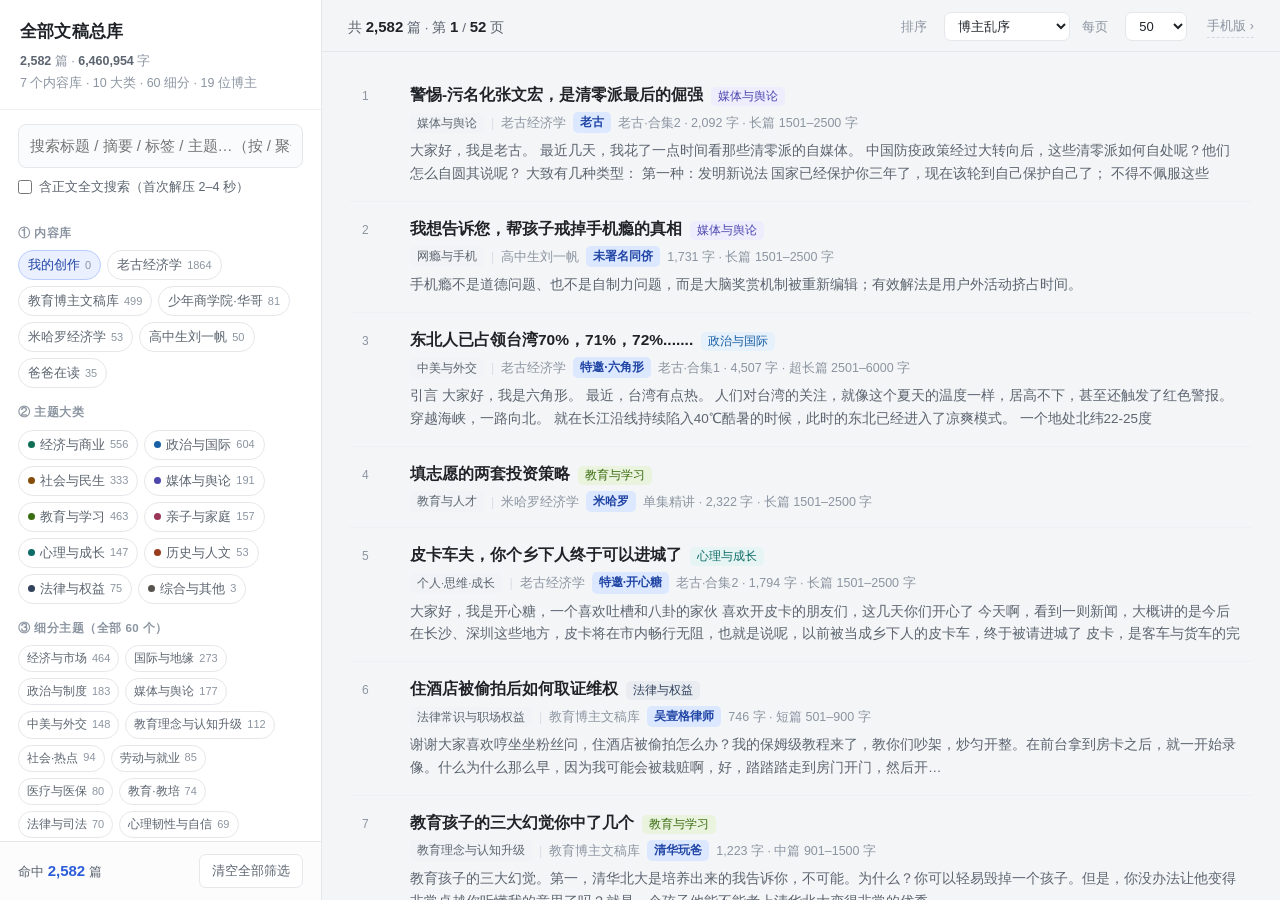
<file: index.html>
<!DOCTYPE html>
<html lang="zh-CN">
<head>
<meta charset="utf-8">
<meta name="viewport" content="width=device-width,initial-scale=1,viewport-fit=cover">
<meta name="theme-color" content="#ffffff">
<title>全部文稿总库 · 选择适合设备的界面</title>
<style>
*{box-sizing:border-box}body{margin:0;min-height:100vh;display:grid;place-items:center;padding:24px;
 background:#f6f7f9;color:#1f2328;font:16px/1.6 -apple-system,BlinkMacSystemFont,"PingFang SC","Microsoft YaHei",sans-serif}
main{width:min(100%,420px);padding:28px;background:#fff;border:1px solid #e8eaee;border-radius:16px;text-align:center}
h1{margin:0 0 8px;font-size:21px}p{margin:0 0 20px;color:#5c6570;font-size:14px}nav{display:flex;gap:10px}
a{flex:1;padding:11px;border-radius:10px;background:#2b5cd9;color:#fff;text-decoration:none;font-weight:600}
a+a{background:#eaf0ff;color:#2b5cd9}
</style>
<script>
(function(){
  var query=new URLSearchParams(location.search),forced=query.get('v');
  var ua=navigator.userAgent||'';
  var mobileUA=/Android|iPhone|iPod|iPad|Mobile|HarmonyOS|Tablet|Windows Phone/i.test(ua);
  var iPadOS=/Macintosh/.test(ua)&&navigator.maxTouchPoints>1;
  var uaDataMobile=!!(navigator.userAgentData&&navigator.userAgentData.mobile);
  var coarse=matchMedia('(pointer: coarse)').matches||matchMedia('(any-pointer: coarse)').matches;
  var narrow=innerWidth<820;
  var mobile=mobileUA||uaDataMobile||iPadOS||narrow||
    (coarse&&Math.min(screen.width||9999,screen.height||9999)<1100);
  var version=forced==='mobile'||forced==='desktop'?forced:(mobile?'mobile':'desktop');
  location.replace(version+'.html?rev=drawer-swipe-5'+(forced?'&mode='+forced:''));
})();
</script>
</head>
<body>
<main>
  <h1>全部文稿总库</h1>
  <p>正在识别设备并进入文稿库。如未自动跳转，请手动选择。</p>
  <nav><a href="mobile.html?rev=drawer-swipe-5&mode=mobile">手机版</a><a href="desktop.html?rev=drawer-swipe-5&mode=desktop">桌面版</a></nav>
</main>
</body>
</html>
</file>
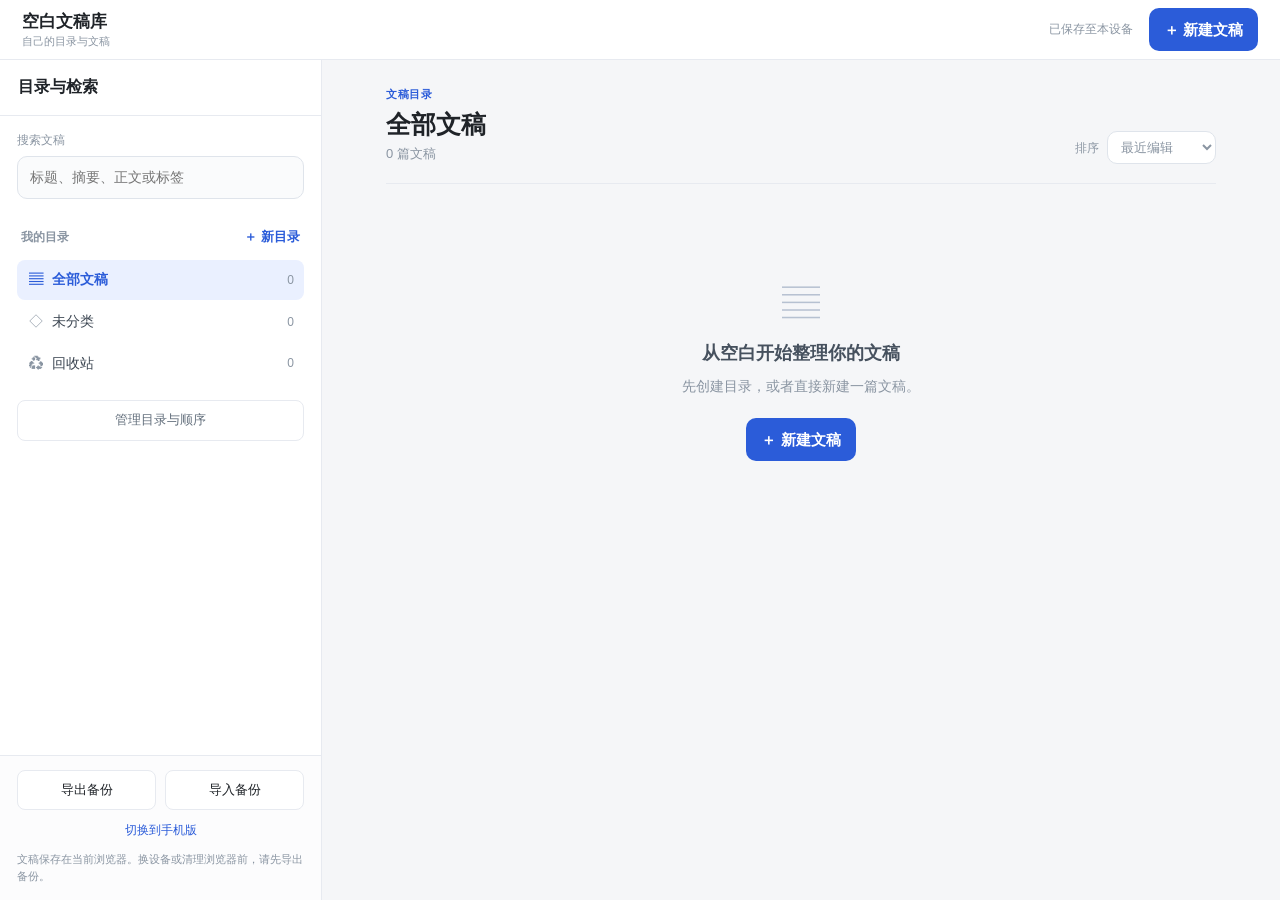
<file: blank-editor/index.html>
<!doctype html>
<html lang="zh-CN">
<head>
  <meta charset="utf-8">
  <meta name="viewport" content="width=device-width,initial-scale=1">
  <title>空白文稿库 · 选择界面</title>
  <script>
    (function () {
      const q = new URLSearchParams(location.search);
      const chosen = q.get('view');
      const mobile = /Android|iPhone|iPad|iPod|Mobile|Tablet|HarmonyOS/i.test(navigator.userAgent) ||
        innerWidth < 820 || !!(navigator.userAgentData && navigator.userAgentData.mobile) ||
        (navigator.maxTouchPoints > 1 && /Macintosh/i.test(navigator.userAgent));
      location.replace((chosen === 'mobile' || chosen === 'desktop' ? chosen : mobile ? 'mobile' : 'desktop') + '.html');
    })();
  </script>
</head>
<body>
  <p>正在打开空白文稿库…… <a href="mobile.html">手机版</a> · <a href="desktop.html">桌面版</a></p>
</body>
</html>
</file>
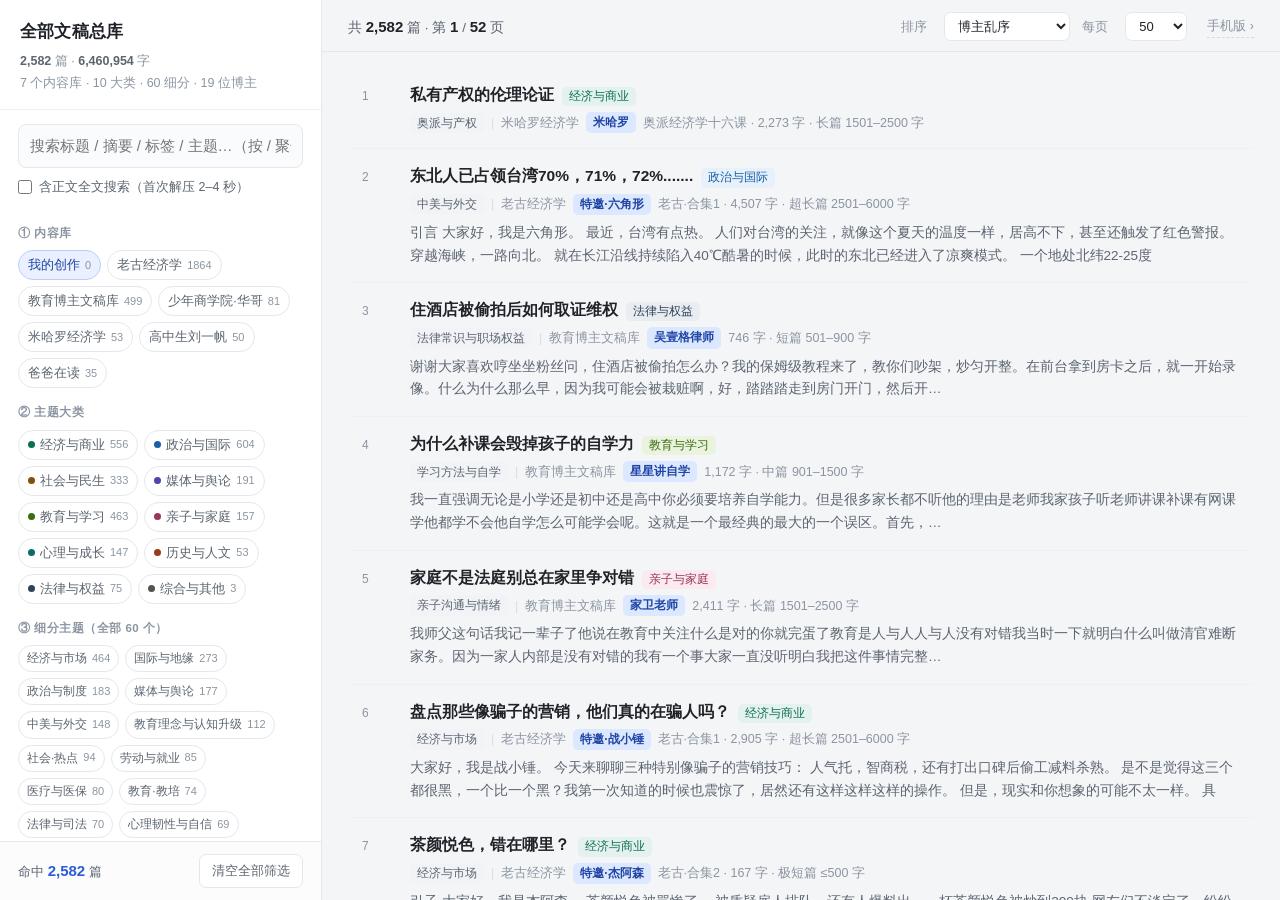
<file: desktop.html>
<!DOCTYPE html>
<html lang="zh-CN">
<head>
<meta charset="utf-8">
<link rel="icon" href="data:image/svg+xml,%3Csvg xmlns='http://www.w3.org/2000/svg' viewBox='0 0 64 64'%3E%3Crect width='64' height='64' rx='14' fill='%232b5cd9'/%3E%3Cg stroke='%23fff' stroke-width='4.5' stroke-linecap='round'%3E%3Cpath d='M17 21h30M17 32h30M17 43h19'/%3E%3C/g%3E%3C/svg%3E">

<meta name="viewport" content="width=device-width, initial-scale=1">
<title>全部文稿总库 · 桌面版</title>
<link rel="stylesheet" href="creations.css?rev=creation-1">
<script>
(function(){
  if(location.protocol!=="http:"&&location.protocol!=="https:")return;
  if(new URLSearchParams(location.search).get("mode")==="desktop")return;
  var ua=navigator.userAgent||"";
  var mobileUA=/Android|iPhone|iPod|iPad|Mobile|HarmonyOS|Tablet|Windows Phone/i.test(ua);
  var iPadOS=/Macintosh/.test(ua)&&navigator.maxTouchPoints>1;
  var uaDataMobile=!!(navigator.userAgentData&&navigator.userAgentData.mobile);
  var coarse=matchMedia("(pointer: coarse)").matches||matchMedia("(any-pointer: coarse)").matches;
  var mobile=mobileUA||uaDataMobile||iPadOS||innerWidth<820||
    (coarse&&Math.min(screen.width||9999,screen.height||9999)<1100);
  if(mobile)location.replace("mobile.html?rev=drawer-swipe-5");
})();
</script>
<style>
:root{
  --bg:#f4f5f7; --panel:#fff; --line:#e5e7eb; --line2:#eef0f3;
  --tx:#1f2328; --tx2:#5c6570; --tx3:#8b95a1;
  --accent:#2b5cd9; --accent-soft:#eaf0ff; --side:322px;
}
*{box-sizing:border-box}
html,body{margin:0;height:100%}
body{
  background:var(--bg); color:var(--tx);
  font:15px/1.6 -apple-system,BlinkMacSystemFont,"PingFang SC","Hiragino Sans GB","Microsoft YaHei",sans-serif;
  -webkit-font-smoothing:antialiased; overflow:hidden;
}
button,input,select{font:inherit;color:inherit}
button{cursor:pointer;border:0;background:none}
::-webkit-scrollbar{width:10px;height:10px}
::-webkit-scrollbar-thumb{background:#c9ced6;border-radius:6px;border:3px solid transparent;background-clip:content-box}
::-webkit-scrollbar-thumb:hover{background:#aab2bd;background-clip:content-box;border:3px solid transparent}

/* ================= 左侧筛选栏 ================= */
.side{position:fixed;left:0;top:0;bottom:0;width:var(--side);background:var(--panel);
  border-right:1px solid var(--line);display:flex;flex-direction:column;z-index:20}
.brand{padding:18px 20px 14px;border-bottom:1px solid var(--line2)}
.brand h1{margin:0;font-size:17px;font-weight:700;letter-spacing:.2px}
.brand .sub{margin-top:6px;font-size:12.5px;color:var(--tx3);line-height:1.75}
.brand .sub b{color:var(--tx2);font-weight:600}
.search{padding:14px 18px 10px}
.search input[type=text]{width:100%;padding:9px 11px;border:1px solid var(--line);border-radius:8px;
  background:#fafbfc;outline:none;transition:.15s}
.search input[type=text]:focus{border-color:var(--accent);background:#fff;box-shadow:0 0 0 3px var(--accent-soft)}
.search .deep{display:flex;align-items:center;gap:7px;margin-top:9px;font-size:12.5px;color:var(--tx2);cursor:pointer}
.search .deep input{width:14px;height:14px;margin:0}
.filters{flex:1;overflow-y:auto;padding:2px 18px 18px;overscroll-behavior:contain}
.grp{margin-top:15px}
.grp>h3{margin:0 0 8px;font-size:11.5px;font-weight:700;color:var(--tx3);letter-spacing:.5px;
  display:flex;justify-content:space-between;align-items:center}
.grp>h3 .clr{font-weight:500;color:var(--accent);cursor:pointer;font-size:11.5px;visibility:hidden}
.grp.on>h3 .clr{visibility:visible}
.chips{display:flex;flex-wrap:wrap;gap:6px}
.chip{display:inline-flex;align-items:center;gap:5px;padding:4px 9px;border-radius:999px;
  border:1px solid var(--line);background:#fff;font-size:12.5px;color:var(--tx2);transition:.13s;max-width:100%}
.chip:hover{border-color:#c3cbd6;background:#fafbfd}
.chip .n{font-size:11px;color:var(--tx3);font-variant-numeric:tabular-nums}
.chip.sel{background:var(--accent);border-color:var(--accent);color:#fff}
.chip.sel .n{color:#c9d8ff}
.chip.mine:not(.sel){background:var(--accent-soft);border-color:#b9cdfd;color:#2045a5}
.chip.zero{opacity:.34} .chip.zero:hover{border-color:var(--line);background:#fff}
.chip .dot{width:7px;height:7px;border-radius:50%;flex:none}
.subchips{max-height:200px;overflow-y:auto;padding-right:4px;margin-right:-4px}
.subchips .chip{font-size:12px;padding:3px 8px}
.sfoot{border-top:1px solid var(--line);padding:12px 18px;display:flex;align-items:center;
  justify-content:space-between;gap:10px;background:#fcfcfd}
.sfoot .cnt{font-size:13px;color:var(--tx2)}
.sfoot .cnt b{color:var(--accent);font-size:15px;font-variant-numeric:tabular-nums}
.btn-ghost{padding:6px 12px;border:1px solid var(--line);border-radius:7px;font-size:12.5px;
  color:var(--tx2);background:#fff}
.btn-ghost:hover{border-color:#c3cbd6;color:var(--tx)}

/* ================= 右侧主区 ================= */
.main{margin-left:var(--side);height:100%;display:flex;flex-direction:column}
.topbar{display:flex;align-items:center;gap:12px;padding:12px 26px 10px;border-bottom:1px solid var(--line)}
.topbar .res{font-size:13.5px;color:var(--tx2)}
.topbar .res b{color:var(--tx);font-size:15px;font-variant-numeric:tabular-nums}
.topbar .sp{flex:1}
.topbar label{font-size:12.5px;color:var(--tx3);margin-right:5px}
.topbar select{padding:5px 9px;border:1px solid var(--line);border-radius:7px;background:#fff;
  outline:none;font-size:13px}
.topbar .swapv{display:none;margin-left:8px;font-size:12.5px;color:var(--tx3);text-decoration:none;
  border-bottom:1px dashed #d5dae1;padding-bottom:1px}
.topbar .swapv:hover{color:var(--accent);border-color:var(--accent)}
.crumbs{display:flex;gap:6px;flex-wrap:wrap;padding:10px 26px 0;min-height:0}
.crumbs .cr{display:inline-flex;align-items:center;gap:5px;font-size:12px;color:var(--accent);
  background:var(--accent-soft);border-radius:999px;padding:2px 9px;cursor:pointer}
.crumbs .cr:hover{background:#dbe6ff}
.listwrap{flex:1;overflow-y:auto;padding:6px 26px 80px;overscroll-behavior:contain}
.row{display:flex;gap:14px;padding:15px 14px;border-bottom:1px solid var(--line2);cursor:pointer;
  border-radius:5px;transition:background .12s}
.row:hover{background:#fff;box-shadow:0 1px 3px rgba(16,24,40,.07)}
.row .no{width:34px;flex:none;font-size:12px;color:var(--tx3);font-variant-numeric:tabular-nums;padding-top:4px}
.row .bd{flex:1;min-width:0}
.row .t{font-size:15.5px;font-weight:600;line-height:1.5}
.row .m{margin-top:6px;display:flex;align-items:center;gap:7px;flex-wrap:wrap;font-size:12.5px;color:var(--tx3)}
.row .m .sep{color:#d9dee5}
.row .s{margin-top:7px;font-size:13.5px;color:var(--tx2);line-height:1.68;
  display:-webkit-box;-webkit-line-clamp:2;-webkit-box-orient:vertical;overflow:hidden}
.bdg{display:inline-block;padding:1px 7px;border-radius:5px;font-size:11.5px;font-weight:500;white-space:nowrap}
.bdg.soft{background:#f1f3f6;color:#5c6570}
.bdg.dup{background:#fff3e0;color:#b45309}
.bdg.blogger{background:#dce8ff;color:#2045a5;font-size:12px;font-weight:700}
.empty{padding:80px 20px;text-align:center;color:var(--tx3);font-size:14px;line-height:2.1}
.pager{display:flex;align-items:center;justify-content:center;gap:6px;padding:16px 0 4px;flex-wrap:wrap}
.pager button{min-width:34px;padding:5px 9px;border:1px solid var(--line);border-radius:7px;
  background:#fff;font-size:13px;color:var(--tx2)}
.pager button:hover:not(:disabled){border-color:#c3cbd6;color:var(--tx)}
.pager button.cur{background:var(--accent);border-color:var(--accent);color:#fff}
.pager button:disabled{opacity:.35;cursor:default}

/* ================= 阅读层 ================= */
.reader{position:fixed;inset:0;display:flex;justify-content:center;background:rgba(20,24,31,.42);z-index:60;opacity:0;
  pointer-events:none;transition:opacity .2s}
.reader.open{opacity:1;pointer-events:auto}
.sheet{width:min(1040px,100%);height:100%;background:#fff;
  box-shadow:0 0 44px rgba(16,24,40,.2);transform:translateY(30px);opacity:.5;
  transition:transform .24s cubic-bezier(.32,.72,0,1),opacity .24s;display:flex;flex-direction:column}
.reader.open .sheet{transform:none;opacity:1}
.rhead{display:flex;align-items:center;gap:9px;padding:12px 22px;border-bottom:1px solid var(--line2);flex:none}
.rhead .sp{flex:1}
.rhead button{padding:6px 12px;border:1px solid var(--line);border-radius:7px;font-size:12.5px;
  color:var(--tx2);background:#fff}
.rhead button:hover:not(:disabled){border-color:#c3cbd6;color:var(--tx)}
.rhead button:disabled{opacity:.35;cursor:default}
.rhead #rCreate{background:var(--accent-soft);border-color:#b9cdfd;color:#2045a5;font-weight:700}
.rbody{flex:1;overflow-y:auto;padding:34px 22px 130px;overscroll-behavior:contain}
.art{max-width:770px;margin:0 auto;line-height:1.95;color:#20242b}
.art h1{font-size:1.42em;line-height:1.5;margin:0 0 16px;letter-spacing:.2px}
.art .meta{display:flex;gap:9px;flex-wrap:wrap;align-items:center;font-size:13px;color:var(--tx3);
  padding-bottom:16px;border-bottom:1px solid var(--line2);margin-bottom:20px}
.art p{margin:0 0 1.02em;text-align:justify;word-break:break-word}
.loading{padding:80px;text-align:center;color:var(--tx3);font-size:14px;line-height:2}
.hint{position:fixed;left:50%;bottom:24px;transform:translateX(-50%);background:#1f2328;color:#fff;
  padding:8px 16px;border-radius:20px;font-size:13px;opacity:0;pointer-events:none;transition:.25s;z-index:120}
.hint.on{opacity:.93}
</style>
</head>
<body>

<aside class="side">
  <div class="brand">
    <h1>全部文稿总库</h1>
    <div class="sub" id="brandSub">—</div>
  </div>
  <div class="search">
    <input id="kw" type="text" placeholder="搜索标题 / 摘要 / 标签 / 主题…（按 / 聚焦）" autocomplete="off">
    <label class="deep"><input type="checkbox" id="deep"><span>含正文全文搜索（首次解压 2–4 秒）</span></label>
  </div>
  <div class="filters" id="filters"></div>
  <div class="sfoot">
    <div class="cnt">命中 <b id="hitN">0</b> 篇</div>
    <button class="btn-ghost" id="resetAll">清空全部筛选</button>
  </div>
</aside>

<div class="main">
  <div class="topbar">
    <div class="res">共 <b id="resN">0</b> 篇 · 第 <b id="resP">1</b> / <b id="resT">1</b> 页</div>
    <div class="sp"></div>
    <label>排序</label>
    <select id="sort">
      <option value="mixed">博主乱序</option>
      <option value="han-">字数：多 → 少</option>
      <option value="han+">字数：少 → 多</option>
    </select>
    <label>每页</label>
    <select id="per">
      <option>20</option><option selected>50</option><option>100</option><option>200</option>
    </select>
    <a class="swapv" id="swapv" href="index.html?v=mobile&rev=drawer-swipe-5">手机版 ›</a>
  </div>
  <div class="crumbs" id="crumbs"></div>
  <div class="listwrap" id="listwrap"></div>
</div>

<div class="reader" id="reader">
  <div class="sheet">
    <div class="rhead">
      <button id="rPrev">← 上一篇</button>
      <button id="rNext">下一篇 →</button>
      <div class="sp"></div>
      <button id="rCopy">复制正文</button>
      <button id="rCreate">二创</button>
      <button id="rFontA">A+</button>
      <button id="rFontB">A−</button>
      <button id="rClose">关闭 (Esc)</button>
    </div>
    <div class="rbody" id="rbody"></div>
  </div>
</div>
<div class="editor" id="editor" role="dialog" aria-modal="true" aria-label="二创编辑">
  <div class="editorSheet">
    <div class="editbar">
      <button id="editCancel">返回</button><strong>二创编辑</strong><span class="space"></span>
      <span class="count" id="editCount">0 字</span><button class="save" id="editSave">保存</button>
    </div>
    <div class="editMain">
      <input class="editTitle" id="editTitle" aria-label="文稿标题" placeholder="输入标题">
      <textarea class="editBody" id="editBody" aria-label="文稿正文" placeholder="在这里编辑正文"></textarea>
    </div>
  </div>
</div>
<div class="hint" id="hint"></div>

<script type="application/json" id="d">{"dims":{"src":["老古经济学","教育博主文稿库","少年商学院·华哥","米哈罗经济学","高中生刘一帆","爸爸在读"],"blogger":["老古","大卫工作室","清华玩爸","蛋壳教育博主","华哥（张华）","星星讲自学","米哈罗","家卫老师","未署名同侪","coken · 爸爸在读","东卿智慧父母课堂","河马","吴壹格律师","刘一帆","特邀·开心糖","特邀·战小锤","特邀·李田田","特邀·六角形","特邀·杰阿森"],"big":["经济与商业","政治与国际","社会与民生","媒体与舆论","教育与学习","亲子与家庭","心理与成长","历史与人文","法律与权益","综合与其他"],"topic":["经济与市场","国际与地缘","政治与制度","媒体与舆论","中美与外交","教育理念与认知升级","社会·热点","劳动与就业","医疗与医保","教育·教培","法律与司法","心理韧性与自信","家庭关系与父母成长","人口·生育·养老","亲子沟通与情绪","个人·思维·成长","房产与楼市","历史·人物","内驱力与学习动力","学习方法与自学","阅读与思维素养","学科提分与考试","在线学习平台","习惯养成与作业","国际教育与留学","升学规划与择校","AI与教育","手机管理与专注力","教育理念与批判","家庭教育","教育行业观察","人物故事与榜样","外语与英语学习","经济学思维","妈妈的角色与被孤立","青春期心理","企业家与资本","奥派与产权","网络舆论与流量","法律常识与职场权益","社会认知与家庭环境","心理与性格养成","金钱与物质教育","垄断与竞争","网络环境与三观","校园霸凌与校园生态","课程介绍与答疑","海外生活观察","产业与企业史","平台经济与互联网","厌学与躺平","科技与未来","民生与消费","教育与人才","网瘾与手机","影视与阅读推荐","无聊玩耍与自由","夫妻关系与家庭","政策与管制","责任与成长"],"series":["老古·合集1","老古·合集4","老古·合集3","老古·合集2","老古·合集5","单集精讲","产业伟大系列","反商系列","奥派经济学十六课","房产专题","工会史专题"],"bucket":["极短篇 ≤500 字","短篇 501–900 字","中篇 901–1500 字","长篇 1501–2500 字","超长篇 2501–6000 字","特长篇 >6000 字"],"tag":["美国","消费","自由","舆论","医疗","历史","国企","欧洲","人口","税收","川普","产权","关税","福利","教育","日本","媒体","市场经济","民主","印度","俄罗斯","家庭氛围","英国","司马南","垄断","乌克兰","汽车","亲子关系","退休","阿根廷","台湾","失业","贸易战","米莱","养老","计划经济","疫情","社保","拜登","就业","自信心","外卖","韩国","互联网","地产","改革开放","奥派","内驱力","医保","学习规划","房价","越南","普京","联想","升学","生育","以色列","免费医疗","朝鲜","特朗普","青春期","马斯克","房产税","写作业","马云","养老金","哈马斯","美联储","新能源","AI","邓小平","新冠","秦晖","慈善","法治","通胀","加班","加沙","专注力","AI工具","习惯培养","可汗学院","人工智能","教培","食品安全","网络与舆论","婚姻","伊朗","高考","裁员","补课","背单词","内卷","股市","俞敏洪","柳传志","考试焦虑","疫苗","女权","双减","诈骗","青春期心理","胡锡进","阅读","新加坡","免费资源","家庭教育","民营经济","刷题","躺平","性别","叛逆","手机管理","亲子沟通","英语学习","罗永浩","南非","校园与成长","天赋","作息","TED","英语APP","学习方法","AI未来学校","PBL","安全感","企业家精神","私有产权","传销","价值观","择校","播客","Khanmigo","AI学校","榜样","AI教育","张雪峰","原生家庭","讨好型人格","消费者主权","稀缺性","奥地利学派","华尔街","公益","平台经济","金钱与劳动","焦虑","选科","费曼学习法","少年商学院"]},"topicOfBig":{"经济与商业":["垄断与竞争","企业家与资本","经济学思维","民生与消费","产业与企业史","政策与管制","奥派与产权","房产与楼市","平台经济与互联网","经济与市场"],"政治与国际":["政治与制度","中美与外交","国际与地缘"],"社会与民生":["社会认知与家庭环境","劳动与就业","社会·热点","人口·生育·养老","医疗与医保"],"媒体与舆论":["媒体与舆论","网瘾与手机","网络环境与三观","网络舆论与流量"],"教育与学习":["教育理念与认知升级","阅读与思维素养","习惯养成与作业","内驱力与学习动力","手机管理与专注力","学习方法与自学","学科提分与考试","升学规划与择校","在线学习平台","国际教育与留学","家庭教育","海外生活观察","教育理念与批判","外语与英语学习","人物故事与榜样","AI与教育","科技与未来","教育行业观察","课程介绍与答疑","教育与人才","教育·教培"],"亲子与家庭":["亲子沟通与情绪","家庭关系与父母成长","家庭教育","人物故事与榜样","影视与阅读推荐","教育理念与批判","教育行业观察","无聊玩耍与自由","夫妻关系与家庭","金钱与物质教育","妈妈的角色与被孤立"],"心理与成长":["心理韧性与自信","心理与性格养成","个人·思维·成长","青春期心理","厌学与躺平","责任与成长","校园霸凌与校园生态"],"历史与人文":["人物故事与榜样","海外生活观察","历史·人物"],"法律与权益":["法律常识与职场权益","法律与司法"],"综合与其他":["课程介绍与答疑"]},"bloggerOfSrc":{"老古经济学":["老古","河马","特邀·开心糖","特邀·战小锤","特邀·李田田","特邀·六角形","特邀·杰阿森"],"教育博主文稿库":["大卫工作室","清华玩爸","蛋壳教育博主","星星讲自学","家卫老师","东卿智慧父母课堂","吴壹格律师"],"少年商学院·华哥":["华哥（张华）"],"米哈罗经济学":["米哈罗"],"高中生刘一帆":["未署名同侪","刘一帆"],"爸爸在读":["coken · 爸爸在读"]},"stats":{"total":2582,"han":6460954,"dup":30,"shards":81},"items":[["作业多到惊人背后是清醒的社会运行逻辑",1,1,4,"5",-1,837,1,"写作业",0,"为什么我们的孩子从小学到高中，甚至大学作业都多得惊人这不是一个孩子吃不吃苦的问题也不是老师负不负责的问题它背后是一整套非常清醒。非常理性的社会运行逻辑大家好我是海琳我们先把一个常见的误解拿掉，…",0,0],["青春期孩子的攻击性不是品行问题",1,1,5,"14",-1,1184,2,"青春期,叛逆",0,"青春期最容易被误判的一件事是把孩子的攻击性行为当成品行问题来处理专业上更准确地说法是当一个男孩开始推搡摔东西，甚至动手来解决冲突。真正要被识别的不是他是不是学坏了而是他在用一种最原始的方式替代…",0,1],["普通家庭带孩子见世面真正该看什么",1,1,4,"5",-1,1792,3,"见世面",0,"看到网络上很被认可的一种说法叫普通家庭怎么带孩子见世面他的大意是普通家庭不一定非要花很多钱带孩子旅游上兴趣班，如果有时间可以带孩子去认识一下社会。比如说去法院旁听一下审判去民政局看一下离婚去司…",0,2],["家庭怎样重新拿回教育的主导权",1,1,4,"5",-1,2309,3,"学习规划",0,"既然不能把孩子的未来交给学校和社会系统家庭该怎样重新把教育的主导权拿回来我的建议是学校继续上。但不能再把学校当成教育本身社会继续接触。但不能把社会现成的价值观当成孩子的人生方向家庭要自己建立一…",0,3],["被看作幸运的人其实主体性更强",1,1,6,"11",-1,1263,2,"自信心",0,"为什么有些人会被看作是幸运的或者是被认为是天生就很幸运。其实那些天生更幸运的人。其实，是主体性更强的人因为他们更早把自己当做人生的行动者而不是环境父母关系运气的被动承受者主体性不是强势。不是只…",0,4],["最深最隐蔽的伤害是否认孩子的存在",1,1,6,"11",-1,866,1,"家庭氛围",0,"很多人以为真正毁掉一个孩子的是打骂是暴力是穷。但从发展心理学和临床经验来看最深最隐蔽也最具破坏力的。其实不是这些而是一个孩子从小被系统地否认作为一个人的存在大家好我是海琳我先说一个核心判断真正…",0,5],["经济下行期旧的教育逻辑为何失灵",1,1,4,"5",-1,963,2,"学习规划",0,"很多家长其实，没有意识到一件事当社会不再处在经济上行期时继续用上行时代的教育逻辑去培养孩子本身就是一种系统性误判大家好，我是海琳。在经济高速增长的年代教育的本质是一套筛选机制，只要孩子足够听话…",0,6],["十几岁孩子该怎么面对活着的意义",1,1,6,"11",-1,889,1,"青春期",0,"十几岁的孩子当然，可能会偶尔想到人为什么活着。但是在正常情况下他们不应该长期地反复地沉重的停留在活着的意义是什么这个问题里，因为青春的核心任务不是完成终极意义的思辨，而是完成自我感。关系感和现…",0,7],["哪类家庭结构最容易把孩子推向抑郁",1,1,6,"11",-1,554,1,"家庭氛围",0,"这是一组三期的视频我会系统地讲清楚哪些家庭结构最容易把孩子一步一步推向重度抑郁症这一期是第一，类，也是风险最高的一类大家好，我是海琳。很多家长会说一句话我们家也没有发生什么特别严重的事情孩子怎…",0,8],["学校正在系统性地破坏孩子的友谊",1,1,4,"20",-1,1011,2,"亲子关系",0,"我们以前讲过早恋作业。其实，今天要说的这个是同一套系统里的另一块学校对友谊的系统性破坏很多人以为孩子交朋友是天生的。不需要教但现实恰恰。相反孩子对什么是朋友的理解几乎完全是在学校里被塑造出来的…",0,9],["意识到伤害过孩子之后父母该怎么办",1,1,5,"12",-1,880,1,"家庭氛围",0,"很多人在看完我的视频之后。第一，次真正意识到自己在过去的很多年里确实在家庭中在教育孩子的过程中做过一些伤害性的事情而真正折磨人的。不是当时不知道而是现在知道了却已经过去很久了这种时候很多父母会…",0,10],["孩子被看不上只因不服从评价标准",1,1,4,"5",-1,716,1,"家庭氛围",0,"很多孩子之所以，被家长或老师看不上并不是因为他们有问题，而是因为他们没有优先服从一套社会性的评价标准大家好，我是海琳成年人眼中的所谓缺点。往往并不是孩子本身的心理或能力缺陷，而是不符合某种社会…",0,11],["叛逆期这个词为什么既聪明又危险",1,1,4,"5",-1,781,1,"青春期,叛逆",0,"很多人以为叛逆期是孩子成长中一定会出现的阶段。但事实上这是一个非常聪明也非常危险的词它最大的作用是把教育关系里的失败变成了一种自然现象。不是关系出了问题，而是孩子到了叛逆期大家好，我是海琳在很…",0,12],["家庭运行结构出了问题孩子才会空洞",1,1,5,"12",-1,1277,2,"家庭氛围",0,"很多家庭，父母也不极端，孩子也不缺资源，甚至很努力，很负责但孩子内心却越来越空洞，越来越没劲，或者越来越焦虑，越来越像机器这一期我只讲一个结论，问题不在某一种家长类型，而在家庭的运行结构出了问…",0,13],["不是每个大人都能看见自己的孩子",1,1,5,"12",-1,1021,2,"家庭氛围",0,"有一种非常残忍但必须被说出的事实是不是每个大人都具备看见孩子的能力不是因为他们不爱孩子，而是因为他们的内在结构还没有足够稳定足够成熟。足够宽广到可以容纳另一个生命的复杂很多时候大人以为自己在教…",0,14],["转发广西震灾物资信息求助线索",1,1,4,"5",-1,234,0,"",0,"今天的视频号先暂停常规内容的更新转发这张广西震灾物资目击海报，如果我们的粉丝里有广西受灾地区的朋友，或者有人了解正在一线救助的民间团队。物资接收点转运渠道请在评论区留下可核实的信息包括地区联系…",0,15],["孩子脾气像你不是遗传是适应",1,1,5,"12",-1,697,1,"家庭氛围",0,"很多父母会说孩子就是像我。所以，他脾气急或者说他容易焦虑他比较敏感他胆子小，或者爱控制。但是从发展心理学和神经科学的角度看这件事不能理解成性格遗传更准确地说孩子不只是模仿了你的性格他是在长期适…",0,16],["梦见高考是几代人留下的应激反应",1,1,6,"11",-1,915,2,"考试焦虑",0,"很多人以为高考结束的那一刻一切就结束了但真正结束的往往只是考试没有结束的。是它在我们的身体里留下了一套应激系统你有没有见过这种情况一个人已经工作十几年了。生活也稳定了还会梦到高考，或者考试迟到…",0,17],["创伤最深的后果是适应了痛苦",1,1,6,"11",-1,685,1,"家庭氛围",0,"创伤最深的后果不是一个人永远活在痛苦里，而是有一天他终于适应了痛苦，并且把创伤塑造出来的生活当成了自己的幸福从心理学的角度看长期创伤最可怕的地方不只是让人抑郁焦虑崩溃，而是它会改变一个人判断什…",0,18],["家庭教育为什么必须建立自己的系统",1,1,4,"5",-1,2309,3,"学习规划",0,"既然不能把孩子的未来交给学校和社会系统家庭该怎样重新把教育的主导权拿回来我的建议是学校继续上。但不能再把学校当成教育本身社会继续接触。但不能把社会现成的价值观当成孩子的人生方向家庭要自己建立一…",0,19],["感恩的前提是能分辨什么在侵蚀你",1,1,6,"11",-1,607,1,"亲子关系",0,"关于感恩不是所有经历都能被解释成恩典的一个人真正能够感恩的前提是他先有能力辨认我正在经历的到底是在滋养我的生命还是在慢慢侵蚀我的生命。那这件事非常重要因为一个人长期生活在控制否定贬低和压抑之中…",0,20],["三观到底是什么它们如何形成",1,1,4,"20",-1,691,1,"价值观",0,"我们经常说人生观、世界观、价值观甚至简称它们为三观。但是很多人会误以为它们是三个并列排在一起的概念。但是更严谨地说三观并不是一套在所有学科中都有完全统一定义的固定理论不同的哲学传统、社会学和心…",0,21],["边界感缺失的人一生都没为自己活",1,1,6,"11",-1,913,2,"自信心",0,"很多人的一生表面上没有被谁剥削自由而实际上却从来没有真正按照自己的意志活过他可以读书，可以工作，结婚，养育孩子也可以做出很多看起来正常的选择。但是在每一个重要的关口真正决定他的不是他认为什么是…",0,22],["一个人是怎样慢慢失去人生掌控的",1,1,6,"11",-1,702,1,"自信心",0,"一个人真正失去对人生的掌控往往不是从哪一次重大的失败开始的而是从他越来越不能承受行动之前的那一点点不是开始的。害怕做不好害怕被评价害怕面对结果害怕承认自己还不够强害怕一个决定真的会改变。现在的…",0,23],["小时候怕爸爸长大就怕所有权威",1,1,6,"11",-1,720,1,"家庭氛围",0,"一个人小的时候怕长辈尤其是怕爸爸长大以后他最容易害怕的往往不是某一个具体的人，而是所有像爸爸一样拥有评价权决定权和惩罚权的人怕爸爸并不只是怕挨打。怕挨骂更深的恐惧是你不知道他什么时候会生气不知…",0,24],["人工智能时代信息优势正在贬值",1,1,4,"5",-1,1024,2,"AI工具",0,"一个非常重要的变化正在发生不是人类。第一，次拥有了更多的信息而是普通人。第一，次可以用极低的成本迅速接触到原本需要多年的阅读检索翻译和整理才能获得的大量知识。生成式人工智能的出现正在让一种过去…",0,25],["孩子能否相信自己藏在父母的目光里",1,1,5,"12",-1,746,1,"家庭氛围",0,"一个孩子后来能不能相信自己未来能不能走向世界他能不能在失败之后重新站起来很多时候在他还没有能力解释自己之前就已经从父母看待他的方式里开始形成了。孩子的命运在父母的起心动念里这不是说父母可以决定…",0,26],["善用心机其实是低阶智力的过度使用",1,1,4,"20",-1,399,0,"深度思考",0,"善用心机并不是真正地聪明很多时候反，而是一种低阶智力的过度使用心理学早已经说明人的认知资源是有限的。一个真诚的人内在系统相对简洁他说：什么做什么相信什么基本是一致的。因此不需要不断维护复杂的伪…",0,27],["分清停滞期创伤期还是恢复期",1,1,6,"11",-1,748,1,"家庭氛围",0,"一个人突然不上学了不工作了不愿意见人了外界最容易给他的判断是懒惰，或者逃避，或者是不争气。但真正需要辨认的是他正在经历的究竟是停滞期。创伤期还是恢复期停滞期是原来的生活角色已经断裂新的方向却还…",0,28],["有些痛苦不是努力就能解决的",1,1,6,"11",-1,563,1,"家庭氛围",0,"一个人最深的绝望往往不是发现自己不够努力，而是终于意识到有些痛苦根本不是努力能够解决的。一个孩子长期厌学退缩情绪崩溃问题可能不止在孩子身上而在家庭关系教育环境竞争压力和成年人处理问题的方式中一…",0,29],["外向会讨喜不等于孩子有社交能力",1,1,4,"20",-1,887,1,"社交能力",0,"一个孩子朋友多，话多，见人不怯场，就一定有社交能力吗？这看起来好像是显而易见的问题，但是，其实，答案是不一定。社交能力不是外向，不是会讨人喜欢，也不是快速融入一个群体。一个孩子可能看起来特别会…",0,30],["边界感不是一张管孩子的清单",1,1,5,"12",-1,791,1,"家庭氛围",0,"很多家长一谈到边界感就会问孩子哪些事情该管哪些事情不该管。但边界感不是一张管孩子的清单边界感真正指的是一个人能不能清楚的区分自己和他人。区分感受和责任区分爱和控制区分我该承担的部分和对方必须自…",0,31],["判断长辈是否成熟只看四件事",1,1,4,"5",-1,541,1,"家庭氛围",0,"年轻人最容易犯的一个错误就是把年龄误认为成熟把长辈这个身份误认为他天然更正确更有判断力更值得服从可实际上这个世界上有很多很多人。只是长了年纪内在并没有真正成长一个人是不是成熟不要看他讲过多少大…",1,0],["表达能力的底层是能不能做真实的自己",1,1,4,"20",-1,981,2,"表达能力",0,"很多父母理解的表达能力是孩子会不会说，敢不敢说，能不能把事情说清楚。所以培养表达能力的方法往往就是让孩子多读书，多复述，多演讲，多练习这些当然，有用，但他们训练的主要是语言技巧，不是表达能力最…",1,1],["真正改变人生的选择都没有保证",1,1,6,"11",-1,342,0,"自信心",0,"很多人以为改变人生的关键是做出一个最正确、最稳妥、风险最低的选择但事实是，真正能够改变人生方向的事，往往无法提前获得完整的保证。你决定进入一段重要的关系，离开一份持续消耗你的工作开始一个尚未被…",1,2],["自控力不是硬压欲望而是管理欲望",1,1,4,"23",-1,1089,2,"习惯培养",0,"自控力最容易被误解成能忍住忍住不玩手机忍住不打游戏忍住不发脾气忍住不拖延忍住不吃零食忍住不去做眼前更轻松更快乐的事情。但真正地自控力不是一个孩子把欲望硬压下去，而是他在冲动情绪诱惑和目标之间逐…",1,3],["焦虑不是想太多而是防备太多",1,1,6,"11",-1,367,0,"焦虑",0,"很多人焦虑时，最常听到的一句话就是你别想太多。但这句话恰恰误解了焦虑焦虑并不是一个人主动选择反复思考，而是它的内在已经积累了太多需要防备的东西。怕失败，怕被否定，怕别人失望怕关系破裂，怕身体出…",1,4],["孩子主动学习是从这件事和我有关开始",1,1,4,"18",-1,1021,2,"内驱力",0,"一个孩子真正开始主动学习通常都不会是发生在某一次说教之后不是父母讲了一番大道理他就能突然醒悟也不是老师批评了几次他就突然变得自觉。正常的过程是他在某一件事情里。第一，次感觉到这是和我有关的内驱…",1,5],["成长往往从失去外部支撑开始",1,1,6,"11",-1,644,1,"自信心",0,"一个人真正地成长一定不是从拥有更多关系开始的而是从失去某些外部支撑开始的。外界的认可亲密关系被需要的感觉这些本身并没有问题人当然，需要关系也需要被看见问题在于当一个人的自我还不够稳固的时候这些…",1,6],["没处理的内心伤疤会传给孩子",1,1,5,"12",-1,782,1,"家庭氛围",0,"你没有处理的内心伤疤。最后，往往不会只停留在你自己身上它可能会变成你的语气变成你的控制欲变成你对孩子莫名其妙的愤怒，或者依附变成你自己看不见自己。却不断要求孩子改变的那种教育方式很多代际创伤并…",1,7],["专注力不是态度而是一套信息系统",1,1,4,"27",-1,1020,2,"专注力",0,"专注力并不是孩子坐在那儿不动也不是大人嘴里常说的认真一点真正地专注力是大脑在复杂信息中选择重要信息抑制无关的刺激，并且把有限的认知资源持续地投入到一个目标上的能力。换句话说专注力不是一种态度，…",1,8],["变强大不是彻底控制自己的大脑",1,1,6,"11",-1,687,1,"自信心",0,"很多人以为的所谓强大或者说能让自己强大起来就是能够彻底控制自己的大脑不焦虑不胡思乱想不被情绪影响想停止一个念头的时候它就立刻停止。但这些其实，不是思维掌控力也不是强大，而是一种对大脑的误解人的…",1,9],["知道却做不到不是意志力太差",1,1,6,"11",-1,804,1,"习惯培养",0,"很多人以为知道却做不到是因为自己的意志力太差。其实这个判断太粗糙了真正地问题不是你懂不懂道理，而是新的认知还没有进入你的身体系统理性可以很快明白一件事。但情绪反应、行为惯性和身体记忆。往往来自…",1,10],["人最大的觉醒是别把恐惧当成现实",1,1,6,"11",-1,778,1,"焦虑",0,"一个人被恐惧困住最核心的问题往往不是他遇到了多么可怕的现实问题，而是他把身体的警报误认为了现实的全部恐惧。首先，是一套生理机制心跳加快，肌肉收紧，大脑开始预演最坏的结果。身体要求你立刻逃避或者…",1,11],["做合格父母先做一个合格的人",1,1,5,"12",-1,748,1,"家庭氛围",0,"如何做一个合格的父母我的答案，只有一句话先做一个合格的人大家好，我是海琳这句话听起来很简单。但它。其实，直接指向了亲子关系中最核心，也最容易被回避的问题。很多人一谈到做父母。第一，反应是方法，…",1,12],["有些孩子是被训练到不再反抗",1,1,4,"5",-1,1176,2,"家庭氛围",0,"有些孩子不是被治好了而是被训练到不再反抗当一个社会开始频繁地用治疗校正干预去处理孩子的痛苦时。其实已经在悄悄地完成了一件事把结构性的问题改解成了个体疾病大家好我是海琳很多人以为现在的问题只是个…",1,13],["亲密关系也是你和自己的关系",1,1,5,"12",-1,688,1,"家庭氛围",0,"为什么说任何一段亲密关系都不只是我们和另一个人的关系它，同时也是我们和自己的关系呢？这句话并不是说关系里所有的问题都应该归咎于自己亲密关系当然，有对方的责任有现实的伤害有性格差异也有价值观的不…",1,14],["困住你一生的不是事情是解释方式",1,1,6,"11",-1,900,1,"自信心",0,"大家有没有想过困住自己的到底是什么？困住我们一生的往往不是某一件事也不是某些事，而是我们早年形成的一套解释世界的方式不是贫穷本身困住了我们，而是我们从贫穷里学会了我不配拥有。不是失败本身困住了…",1,15],["重塑自己的第一步是敢否定旧结构",1,1,6,"11",-1,298,0,"自信心",0,"重新塑造自己首先，不是急着建立一个新的我新的自己，而是要有能力否定那些早已经被自己当成理所当然，的结构很多伴随我们成长的东西并不是因为它们正确。所以才留在我们身上的而是因为它们出现的太早重复的…",1,16],["带孩子旅行并不自动带来见识",1,1,4,"5",-1,905,2,"见世面",0,"曾经我一直非常明确地鼓励家长一件事一定要带孩子多出去走走，因为旅行是一种非常直观也非常有效的方式可以帮助孩子拓展视野。但在长期接触大量的真实案例之后。一个现象反复出现不少孩子确实去了很多地方旅…",1,17],["教育最容易做的是替代孩子行动",1,1,4,"5",-1,797,1,"学习规划",0,"",1,18],["大人先稳定自己才看得见孩子",1,1,5,"12",-1,1146,2,"家庭氛围",0,"",1,19],["应试教育正在失去成立的前提",1,1,4,"5",-1,796,1,"学习规划",0,"",1,20],["奖励机制到底是什么怎么用才不伤孩子",1,1,4,"5",-1,2786,4,"家庭氛围",0,"",1,21],["很爱孩子却忍不住发脾气怎么办",1,1,5,"14",-1,548,1,"亲子关系,家庭氛围",0,"",1,22],["不可预测的家庭环境如何伤到孩子",1,1,6,"11",-1,982,2,"家庭氛围",0,"",1,23],["孩子如何判断自己是不是重要",1,1,6,"11",-1,1101,2,"自信心",0,"",1,24],["童年被拆掉的尊严感还能补回来吗",1,1,6,"11",-1,951,2,"自信心",0,"",1,25],["家庭把孩子一步步推向抑郁的路径",1,1,6,"11",-1,555,1,"家庭氛围",0,"",1,26],["社会为何用治疗来处理孩子的痛苦",1,1,4,"5",-1,1153,2,"家庭氛围",0,"",1,27],["友谊才是孩子最珍贵的天性",1,1,4,"20",-1,947,2,"友谊",0,"",1,28],["长期替孩子做决定会毁掉他的判断力",1,1,4,"5",-1,865,1,"家庭氛围",0,"",1,29],["经历重大失去的孩子为何提不起劲",1,1,4,"18",-1,1126,2,"内驱力",0,"",1,30],["普通家庭怎样养出孩子的底气",1,1,6,"11",-1,808,1,"自信心",0,"",1,31],["恐惧如何悄悄决定孩子的人生",1,1,6,"11",-1,805,1,"焦虑",0,"",2,0],["一个人是怎样慢慢丢掉主体性的",1,1,6,"11",-1,1006,2,"自信心",0,"",2,1],["真正稳定的自我是什么样子",1,1,6,"11",-1,576,1,"自信心",0,"",2,2],["你的情绪输出其实是在欺负小孩",1,1,5,"14",-1,772,1,"家庭氛围",0,"",2,3],["学校为何如此强烈反对孩子早恋",1,1,4,"5",-1,983,2,"青春期",0,"",2,4],["制度性人格剥夺如何毁掉孩子",1,1,4,"5",-1,669,1,"自信心",0,"",2,5],["青春期孩子逃进屏幕游戏的真相",1,1,4,"27",-1,1219,2,"专注力",0,"",2,6],["小学阶段孩子恐惧为何突然加重",1,1,6,"11",-1,1028,2,"自信心",0,"",2,7],["别再无休止纠正孩子的细节",1,1,4,"5",-1,925,2,"亲子关系",0,"",2,8],["孩子受创后心理为何停止成长",1,1,6,"11",-1,869,1,"家庭氛围",0,"",2,9],["孩子最需要的是被父母看见",1,1,6,"11",-1,879,1,"亲子关系",0,"",2,10],["家庭关系里那些隐性的霸凌",1,1,5,"12",-1,863,1,"家庭氛围",0,"",2,11],["被群体排斥会怎样毁掉孩子",1,1,6,"11",-1,904,2,"自信心",0,"",2,12],["经济下行期别再用旧教育逻辑",1,1,4,"5",-1,963,2,"学习规划",0,"",2,13],["为什么觉醒之后反而更痛苦",1,1,4,"5",-1,918,2,"家庭氛围",0,"",2,14],["孩子啃老真的只是溺爱造成的吗",1,1,5,"12",-1,1039,2,"家庭氛围",0,"",2,15],["被否认存在感的孩子会走向哪里",1,1,6,"11",-1,866,1,"自信心",0,"",2,16],["成人眼里的缺点未必是缺点",1,1,4,"5",-1,716,1,"",0,"",2,17],["学校如何一点点破坏孩子的友谊",1,1,4,"5",-1,1021,2,"亲子关系",0,"",2,18],["问题不在家长类型而在家庭结构",1,1,5,"12",-1,1295,2,"家庭氛围",0,"",2,19],["叛逆期这个词骗了多少家长",1,1,4,"5",-1,781,1,"青春期",0,"",2,20],["高中阶段孩子恐惧为何定型",1,1,6,"11",-1,848,1,"青春期",0,"",2,21],["真正能看见孩子的大人有多少",1,1,5,"12",-1,1141,2,"家庭氛围",0,"",2,22],["孩子作业为何多得如此惊人",1,1,4,"5",-1,837,1,"写作业",0,"",2,23],["门开着就等于你真的自由吗",1,1,4,"5",-1,2141,3,"",0,"",2,24],["一到开学孩子为何集体焦虑",1,1,6,"11",-1,826,1,"考试焦虑",0,"",2,25],["孩子写作业磨蹭其实是能量枯竭",1,1,4,"18",-1,858,1,"写作业",0,"",2,26],["孩子一碰困难就崩溃的原因",1,1,6,"11",-1,862,1,"自信心",0,"",2,27],["孩子挑食背后藏着什么信号",1,1,4,"23",-1,997,2,"家庭氛围",0,"",2,28],["应试教育终结背后的四个变量",1,1,4,"5",-1,801,1,"升学",0,"",2,29],["最讲道理的家长反而最伤孩子",1,1,5,"12",-1,876,1,"家庭氛围",0,"",2,30],["为何受伤最深的人还在替它辩护",1,1,4,"5",-1,851,1,"",0,"",2,31],["孩子反复自伤其实是在求活",1,1,6,"11",-1,841,1,"青春期",0,"",3,0],["刷短视频能学到东西就无害吗",1,1,4,"27",-1,978,2,"专注力",0,"",3,1],["家庭运行结构才是孩子问题的根",1,1,5,"12",-1,1297,2,"家庭氛围",0,"",3,2],["孩子对父母恶语相向怎么办",1,1,5,"14",-1,945,2,"青春期",0,"",3,3],["父母在情绪上依赖孩子有多伤",1,1,5,"12",-1,980,2,"家庭氛围",0,"",3,4],["带孩子旅行真的能开阔视野吗",1,1,4,"20",-1,905,2,"家庭氛围",0,"",3,5],["决定孩子命运的是信息的继承",1,1,4,"5",-1,714,1,"学习规划",0,"",3,6],["中国家长的焦虑为何与众不同",1,1,5,"12",-1,1060,2,"家庭氛围",0,"",3,7],["越早要求孩子自信越容易崩溃",1,1,6,"11",-1,438,0,"自信心",0,"",3,8],["孩子被集体孤立后的心理崩塌",1,1,6,"11",-1,904,2,"自信心",0,"",3,9],["被制度剥夺人格的孩子会怎样",1,1,4,"5",-1,754,1,"自信心",0,"",3,10],["越管越不行控制型养育的陷阱",1,1,5,"12",-1,1474,2,"家庭氛围",0,"",3,11],["孩子突然没动力目标怎么办",1,1,4,"18",-1,1068,2,"内驱力",0,"",3,12],["公开羞辱正在悄悄毁掉孩子",1,1,6,"11",-1,950,2,"自信心",0,"",3,13],["孩子总被拿捏根源在小时候",1,1,6,"11",-1,1106,2,"自信心",0,"",3,14],["孩子最痛的是父母没有站队",1,1,6,"11",-1,1020,2,"亲子关系",0,"",3,15],["为什么小学孩子突然变得怕评价",1,1,6,"11",-1,1028,2,"自信心",0,"",3,16],["亲密关系里的霸凌同样伤人",1,1,5,"12",-1,863,1,"家庭氛围",0,"",3,17],["校园里的女孩关系正在变化",1,1,5,"14",-1,1015,2,"青春期",0,"",3,18],["恐惧正在悄悄决定孩子的人生",1,1,6,"11",-1,805,1,"自信心",0,"",3,19],["溺爱为什么会养出啃老的孩子",1,1,5,"12",-1,1039,2,"家庭氛围",0,"",3,20],["普通家庭如何培养孩子的底气",1,1,6,"11",-1,808,1,"自信心",0,"",3,21],["班级连坐惩罚到底在教什么",1,1,4,"5",-1,854,1,"家庭氛围",0,"",3,22],["所谓叛逆期其实是关系出了问题",1,1,4,"5",-1,781,1,"青春期",0,"",3,23],["孩子一受挫就退缩是缺底气",1,1,6,"11",-1,652,1,"自信心",0,"",3,24],["别再吓唬孩子说学习有多惨",1,1,4,"18",-1,775,1,"内驱力",0,"",3,25],["被忽视的心理创伤在伤害孩子",1,1,6,"11",-1,836,1,"家庭氛围",0,"",3,26],["别把结构问题当成孩子的病",1,1,4,"5",-1,1163,2,"家庭氛围",0,"",3,27],["大人先安顿好自己才能看见孩子",1,1,5,"12",-1,1095,2,"家庭氛围",0,"",3,28],["关于网瘾治疗家长该知道的",1,1,4,"27",-1,818,1,"专注力",0,"",3,29],["父亲不爱表达就是不在乎吗",1,1,5,"12",-1,804,1,"家庭氛围",0,"",3,30],["友谊才是孩子最珍贵的天性",1,1,4,"20",-1,947,2,"社交",0,"",3,31],["控制欲强其实是一种创伤反应",1,1,5,"12",-1,832,1,"家庭氛围",0,"",4,0],["长期不被看见的孩子会怎样",1,1,6,"11",-1,879,1,"亲子关系",0,"",4,1],["最伤孩子的家庭模式之暴力虐待",1,1,5,"12",-1,1122,2,"家庭氛围",0,"",4,2],["作业多背后是一套社会逻辑",1,1,4,"5",-1,837,1,"写作业",0,"",4,3],["孩子的友谊为何会被学校扭曲",1,1,4,"5",-1,1021,2,"亲子关系",0,"",4,4],["觉醒之后环境没变该如何自处",1,1,4,"5",-1,885,1,"家庭氛围",0,"",4,5],["意识到伤害过孩子后怎么办",1,1,5,"12",-1,880,1,"家庭氛围",0,"",4,6],["反复纠正孩子细节真的有用吗",1,1,4,"5",-1,912,2,"亲子关系",0,"",4,7],["孩子沉迷屏幕背后的逃逸心理",1,1,4,"27",-1,1226,2,"专注力",0,"",4,8],["男孩动手打人是品行问题吗",1,1,5,"14",-1,1224,2,"青春期",0,"",4,9],["早恋这个词是怎么被发明的",1,1,4,"5",-1,983,2,"青春期",0,"",4,10],["孩子不再跟你说心里话的真相",1,1,5,"14",-1,854,1,"青春期",0,"",4,11],["别把抑郁都归咎于孩子脆弱",1,1,6,"11",-1,1031,2,"青春期",0,"",4,12],["能力衰退往往从空间固化开始",1,1,4,"20",-1,650,1,"家庭氛围",0,"",4,13],["被复制的不是贫穷而是生存方式",1,1,5,"12",-1,723,1,"家庭氛围",0,"",4,14],["孩子的问题只是没服从标准",1,1,4,"5",-1,825,1,"",0,"",4,15],["做合格父母先做一个合格的人",1,1,5,"12",-1,740,1,"家庭氛围",0,"",4,16],["剥掉所有身份之后人还剩什么",1,1,5,"12",-1,779,1,"家庭氛围",0,"",4,17],["有些家长为了面子牺牲孩子",1,1,5,"12",-1,757,1,"家庭氛围",0,"",4,18],["教育常常在替代孩子的主体位置",1,1,4,"5",-1,797,1,"",0,"",4,19],["怎样判断一个人有没有主体性",1,1,4,"20",-1,1167,2,"",0,"",4,20],["主体性到底是一种什么能力",1,1,4,"20",-1,620,1,"",0,"",4,21],["明明很爱孩子为何却没耐心",1,1,5,"14",-1,548,1,"亲子关系",0,"",4,22],["孩子失去的不只是看视频的耐心",1,1,4,"20",-1,698,1,"专注力",0,"",4,23],["孩子是怎样感到自己被重视的",1,1,6,"11",-1,1101,2,"自信心",0,"",4,24],["学校为何培养出冷漠的成功者",1,1,4,"5",-1,675,1,"",0,"",4,25],["为什么越来越多人聪明却懦弱",1,1,6,"11",-1,842,1,"自信心",0,"",4,26],["孩子心理出问题家长先看医生",1,1,5,"12",-1,817,1,"家庭氛围",0,"",4,27],["你其实正在用情绪欺负孩子",1,1,5,"14",-1,772,1,"亲子关系",0,"",4,28],["孩子的尊严感是如何被拆掉的",1,1,6,"11",-1,951,2,"自信心",0,"",4,29],["决定人生差距的是四层能量结构",1,1,4,"20",-1,1112,2,"家庭氛围",0,"",4,30],["为什么一停下来就觉得愧疚",1,1,4,"5",-1,1277,2,"家庭氛围",0,"",4,31],["决定成长的不是困难而是解释",1,1,6,"11",-1,605,1,"自信心",0,"",5,0],["处罚孩子为什么越来越没用",1,1,4,"23",-1,840,1,"亲子关系",0,"",5,1],["用AI十分钟找到孩子天赋的三步法",1,2,4,"20",-1,933,2,"天赋,AI工具",0,"",5,2],["吼孩子和让步其实是同一件事",1,2,5,"14",-1,1067,2,"亲子关系,家庭氛围",0,"",5,3],["别把孩子时间占满休息才是变强时刻",1,2,4,"5",-1,896,1,"家庭氛围",0,"",5,4],["学习动力等于我想要乘以我能行",1,2,4,"18",-1,889,1,"内驱力",0,"",5,5],["解决孩子拖拉磨蹭要拧紧这几颗螺丝",1,2,4,"23",-1,4120,4,"写作业,习惯培养",0,"",5,6],["被忽视的情绪劳动能力有多重要",1,2,4,"20",-1,1092,2,"",0,"",5,7],["孩子学习差父母最该做的三件事",1,2,4,"18",-1,4698,4,"内驱力",0,"",5,8],["总吼孩子不是脾气差而是这两点",1,2,5,"14",-1,2147,3,"家庭氛围",0,"",5,9],["怎样在日常生活中培养深度思考力",1,2,4,"20",-1,1962,3,"",0,"",5,10],["孩子的好习惯原来是可以设计的",1,2,4,"23",-1,2330,3,"习惯培养",0,"",5,11],["教育里最大的矛盾该松还是该卷",1,2,4,"5",-1,584,1,"",0,"",5,12],["管理和教育的区别决定孩子未来",1,2,4,"5",-1,388,0,"",0,"",5,13],["孩子的自信不是夸出来的是这样培养",1,2,6,"11",-1,1994,3,"自信心",0,"",5,14],["三个反常识道理要早点告诉孩子",1,2,6,"11",-1,645,1,"自信心",0,"",5,15],["陪写作业不鸡飞狗跳的破车效应",1,2,4,"23",-1,583,1,"写作业,陪读",0,"",5,16],["给孩子松弛感父母只需做好三点",1,2,6,"11",-1,462,0,"家庭氛围",0,"",5,17],["小学阅读的四次延后爆发期",1,2,4,"20",-1,763,1,"阅读",0,"",5,18],["这三件事必须由父母来扛别推给孩子",1,2,5,"12",-1,502,1,"家庭氛围",0,"",5,19],["家庭教育的正确顺序别搞反了",1,2,4,"5",-1,964,2,"",0,"",5,20],["孩子考砸了父母最有用的做法",1,2,4,"5",-1,501,1,"考试焦虑",0,"",5,21],["带娃十年悟出的六个教育真相",1,2,4,"5",-1,1051,2,"",0,"",5,22],["孩子成长从来不是线性的三点真相",1,2,4,"5",-1,519,1,"",0,"",5,23],["忍不住要发火时先默念这三句话",1,2,5,"14",-1,179,0,"亲子关系",0,"",5,24],["别靠发火让孩子听话要学会规则管理",1,2,5,"14",-1,620,1,"亲子关系",0,"",5,25],["别焦虑正常的孩子到底是什么样",1,2,4,"5",-1,676,1,"",0,"",5,26],["主动写作业的孩子未必真的主动",1,2,4,"18",-1,914,2,"内驱力",0,"",5,27],["做到这三点孩子自然会有上进心",1,2,4,"18",-1,1079,2,"内驱力",0,"",5,28],["培养孩子阅读习惯要避开的三个坑",1,2,4,"20",-1,2038,3,"阅读",0,"",5,29],["孩子粗心马虎的根源与解决方法",1,2,4,"19",-1,1826,3,"错题",0,"",5,30],["孩子厌学真正讨厌的是这三件事",1,2,4,"18",-1,886,1,"内驱力",0,"",5,31],["提升孩子专注力先别急着贴标签",1,2,4,"27",-1,2333,3,"专注力",0,"",6,0],["小学数学到底要不要报班我的结论",1,2,4,"21",-1,1264,2,"补课",0,"",6,1],["小学语文最没必要补该补的是阅读",1,2,4,"21",-1,1436,2,"补课,阅读",0,"",6,2],["孩子学习特别差我给父母三点建议",1,2,4,"5",-1,1085,2,"",0,"",6,3],["有了家庭惯例孩子的问题少九成",1,2,4,"23",-1,1811,3,"习惯培养,家庭氛围",0,"",6,4],["真正厉害的父母都做到这三点",1,2,5,"12",-1,956,2,"",0,"",6,5],["总跟孩子生气是没看懂这三个根源",1,2,5,"14",-1,1316,2,"亲子关系,青春期",0,"",6,6],["教育孩子的三大幻觉你中了几个",1,2,4,"5",-1,1223,2,"",0,"",6,7],["一张纸一支笔帮孩子找到天赋",1,2,4,"20",-1,1620,3,"天赋",0,"",6,8],["小学最该培养的两个习惯不是学习",1,2,4,"23",-1,1555,3,"习惯培养",0,"",6,9],["五个动力源让孩子真正想学习",1,2,4,"18",-1,2197,3,"内驱力",0,"",6,10],["普通家庭怎样躲开教育内卷",1,2,4,"5",-1,1176,2,"",0,"",6,11],["让孩子真正自律的五个关键动作",1,2,4,"23",-1,1159,2,"习惯培养",0,"",6,12],["判断孩子养得好的三个细节",1,2,5,"12",-1,422,0,"",0,"",6,13],["表扬孩子的原理和正确说法",1,2,5,"14",-1,969,2,"亲子关系",0,"",6,14],["孩子的自主性到底该怎么培养",1,2,4,"18",-1,1361,2,"内驱力",0,"",6,15],["考试的第一性原理是发现问题",1,2,4,"5",-1,172,0,"",0,"",6,16],["让孩子爱上看书的偏方一次讲清",1,2,4,"20",-1,374,0,"阅读",0,"",6,17],["家庭教育到底要教孩子什么",1,2,4,"5",-1,1283,2,"",0,"",6,18],["阅读的第一性原理是沉浸体验",1,2,4,"20",-1,585,1,"阅读",0,"",6,19],["家能给孩子最好的东西就一个字",1,2,5,"12",-1,71,0,"家庭氛围",0,"",6,20],["辅导总不配合家庭教育是服务业",1,2,4,"5",-1,624,1,"",0,"",6,21],["小学学习没有捷径的三件事",1,2,4,"21",-1,965,2,"",0,"",6,22],["明知教育不对又不敢变怎么破解",1,2,4,"5",-1,1263,2,"",0,"",6,23],["父母的耐心其实来自俯视的视角",1,2,5,"12",-1,549,1,"",0,"",6,24],["学霸和中等生最大的差距在深度思考",1,2,4,"20",-1,1098,2,"",0,"",6,25],["小学语数英暑假只做一件事该做什么",1,2,4,"21",-1,1328,2,"学习规划",0,"",6,26],["家庭惯例让孩子少发火也好管教",1,2,4,"23",-1,2766,4,"家庭氛围",0,"",6,27],["不催孩子又磨蹭到底该怎么办",1,2,4,"23",-1,1518,3,"写作业",0,"",6,28],["小学该培养的三个能力对应语数英",1,2,4,"21",-1,747,1,"",0,"",6,29],["差生想翻身父母只有一条路可走",1,2,4,"18",-1,1185,2,"内驱力",0,"",6,30],["孩子读不懂名著其实是一种幸运",1,2,4,"20",-1,718,1,"阅读",0,"",6,31],["养娃一旦开窍父母就不焦虑了",1,2,4,"5",-1,1255,2,"",0,"",7,0],["孩子犯错别频繁纠错的正确做法",1,2,5,"14",-1,842,1,"亲子关系",0,"",7,1],["这五个场合一定要带上孩子",1,2,5,"14",-1,533,1,"亲子关系",0,"",7,2],["判断孩子养得好不好看这三点",1,2,5,"12",-1,297,0,"",0,"",7,3],["养娃复利最高的三件事是哪些",1,2,5,"12",-1,670,1,"亲子关系",0,"",7,4],["生活秩序混乱的孩子成绩往往不好",1,2,4,"23",-1,563,1,"作息,习惯培养",0,"",7,5],["优秀的孩子不是管出来是引导出来",1,2,4,"5",-1,2024,3,"",0,"",7,6],["四种情况下千万别教育孩子",1,2,5,"14",-1,184,0,"家庭氛围",0,"",7,7],["孩子应该从学习里获得力量",1,2,4,"18",-1,34,0,"内驱力",0,"",7,8],["学校和社会最大的差别早点告诉孩子",1,2,4,"5",-1,424,0,"",0,"",7,9],["小学各科只做一件事该做什么",1,2,4,"21",-1,773,1,"",0,"",7,10],["小学阶段想省力就抓这两类基本功",1,2,4,"19",-1,1547,3,"",0,"",7,11],["孩子偏要按自己的方式来怎么办",1,2,4,"5",-1,450,0,"",0,"",7,12],["辅导作业急眼时默念这五句话",1,2,5,"14",-1,540,1,"写作业,陪读",0,"",7,13],["帮孩子设目标永远别定得太高",1,2,4,"19",-1,1482,2,"学习规划",0,"",7,14],["重要品质没法直接教要借假修真",1,2,4,"20",-1,797,1,"",0,"",7,15],["孩子上课不认真光叮嘱没用",1,2,4,"19",-1,1395,2,"专注力",0,"",7,16],["孩子写作业磨蹭是没体验过专注",1,2,4,"23",-1,1100,2,"写作业",0,"",7,17],["孩子沉迷手机分三类对症下药",1,2,4,"27",-1,2274,3,"专注力",0,"",7,18],["小学生关于阅读的几个真相",1,2,4,"20",-1,1134,2,"阅读",0,"",7,19],["回家先玩还是先写作业看这几点",1,2,4,"23",-1,1344,2,"写作业,作息",0,"",7,20],["别太配合老师家长和老师目标不同",1,2,4,"5",-1,666,1,"",0,"",7,21],["家长最该把时间花在和孩子聊废话",1,2,5,"14",-1,1428,2,"亲子关系,青春期",0,"",7,22],["学习像打牌顺序错了前功尽弃",1,2,4,"5",-1,1139,2,"",0,"",7,23],["孩子最重要的能力是幸福的能力",1,2,6,"11",-1,2008,3,"自信心",0,"",7,24],["小学生没内驱力越期待越痛苦",1,2,4,"18",-1,1630,3,"内驱力",0,"",7,25],["孩子不是读书的料逼他反而消耗",1,2,4,"5",-1,909,2,"",0,"",7,26],["想对孩子发火时默念这五句话",1,2,5,"14",-1,1019,2,"亲子关系",0,"",7,27],["伤害过孩子还来得及补救吗",1,2,5,"14",-1,604,1,"亲子关系",0,"",7,28],["培养阳光乐观孩子的一加一公式",1,2,6,"11",-1,1371,2,"自信心",0,"",7,29],["很多差生其实是被作业困住的",1,2,4,"5",-1,1313,2,"写作业",0,"",7,30],["投入极低却作用很大的五件小事",1,2,5,"12",-1,725,1,"家庭氛围",0,"",7,31],["一条贯穿小学学习的学习逻辑",1,2,4,"19",-1,1428,2,"",0,"",8,0],["三步培养孩子的主体性与责任感",1,2,4,"18",-1,1270,2,"内驱力",0,"",8,1],["便宜又高级的奖励和惩罚方法",1,2,4,"23",-1,1364,2,"习惯培养",0,"",8,2],["从小培养输出型爱好孩子未来更吃香",1,2,4,"20",-1,946,2,"兴趣培养",0,"",8,3],["孩子真正的自律靠最小阻力之路",1,2,4,"23",-1,2479,3,"习惯培养,内驱力",0,"",8,4],["小学家长最该做好的三件事",1,2,5,"14",-1,2290,3,"亲子关系,习惯培养",0,"",8,5],["坚持五步养出自驱力孩子成学霸",1,3,4,"18",-1,568,1,"内驱力",0,"",8,6],["换种说法孩子才愿意听你的话",1,3,5,"14",-1,887,1,"亲子关系",0,"",8,7],["暴躁妈妈加沉默爸爸是家庭灾难",1,3,5,"12",-1,793,1,"家庭氛围,亲子关系",0,"",8,8],["成绩好的孩子父母都人狠话不多",1,3,5,"14",-1,1923,3,"亲子关系,写作业",0,"",8,9],["让孩子怕你是最残忍的教育方式",1,3,5,"14",-1,868,1,"亲子关系,家庭氛围",0,"",8,10],["物质奖励正在悄悄毁掉孩子内驱力",1,3,4,"18",-1,1398,2,"内驱力",0,"",8,11],["孩子沉迷手机其实是被家长害的",1,3,4,"27",-1,929,2,"手机管理,专注力",0,"",8,12],["别期待小学生有内驱力否则太痛苦",1,3,4,"18",-1,1832,3,"内驱力",0,"",8,13],["小学最关键的不是成绩而是内驱力",1,3,4,"18",-1,983,2,"内驱力",0,"",8,14],["没自驱力孩子只会沦为被动学渣",1,3,4,"18",-1,831,1,"内驱力,写作业",0,"",8,15],["补课没什么用学习核心是内驱力",1,3,4,"18",-1,1078,2,"内驱力,补课",0,"",8,16],["孩子的玻璃心是父母坏情绪养出来的",1,3,5,"14",-1,1855,3,"亲子关系,青春期",0,"",8,17],["孩子戒手机的核心其实是内驱力",1,3,4,"27",-1,1212,2,"手机管理,内驱力",0,"",8,18],["养男孩和养女孩完全不同要抓六点",1,3,5,"12",-1,1253,2,"亲子关系",0,"",8,19],["让孩子主动学习的秘诀是养内驱力",1,3,4,"18",-1,2723,4,"内驱力,学习规划",0,"",8,20],["越跟孩子讲道理他越和你对着干",1,3,5,"14",-1,600,1,"亲子关系,叛逆",0,"",8,21],["孩子写作业拖拉磨蹭真是因为懒吗",1,3,4,"23",-1,711,1,"写作业,内驱力",0,"",8,22],["教育的最高境界是唤醒学习内驱力",1,3,4,"18",-1,619,1,"内驱力",0,"",8,23],["孩子半夜躲被窝玩手机家长怎么办",1,3,4,"27",-1,396,0,"手机管理,作息",0,"",8,24],["做好五件事让孩子自信敢表现",1,3,6,"11",-1,615,1,"自信心",0,"",8,25],["养出内心强大自带幸福感的孩子",1,3,6,"11",-1,388,0,"自信心,家庭氛围",0,"",8,26],["让孩子主动放下手机只需五天",1,3,4,"27",-1,693,1,"手机管理",0,"",8,27],["孩子突然休学厌学的三做三不做",1,3,4,"18",-1,628,1,"青春期,内驱力",0,"",8,28],["拿捏孩子最好的方法是马蝇效应",1,3,5,"14",-1,541,1,"亲子关系",0,"",8,29],["别盯着作业成绩五步养出自驱力",1,3,4,"18",-1,731,1,"内驱力,写作业",0,"",8,30],["高情商父母不吼孩子只做三件事",1,3,5,"14",-1,390,0,"亲子关系,写作业",0,"",8,31],["最伤孩子心的五句话你说过几句",1,3,5,"14",-1,808,1,"亲子关系",0,"",9,0],["教育风向大洗牌影响最大的是小学",1,3,4,"5",-1,1164,2,"学习规划",0,"",9,1],["教育强国规划纲要解读家长必看",1,3,4,"5",-1,1086,2,"升学",0,"",9,2],["让孩子尽早接触AI比补课更重要",1,3,4,"20",-1,916,2,"AI工具",0,"",9,3],["暑假补课的钱基本都打了水漂",1,3,4,"19",-1,464,0,"补课",0,"",9,4],["男孩长相和性格到底随爸还是随妈",1,3,4,"20",-1,705,1,"天赋",0,"",9,5],["孩子考不上一本就没必要再卷了",1,3,4,"5",-1,421,0,"考试焦虑",0,"",9,6],["高考英语降分不代表可以不学了",1,3,4,"21",-1,640,1,"学习规划",0,"",9,7],["家里女孩漂亮更要让她多长见识",1,3,4,"5",-1,774,1,"自信心",0,"",9,8],["新生儿太多我决定不让孩子卷高考",1,3,4,"5",-1,523,1,"升学",0,"",9,9],["高考志愿填报别被海量信息淹没",1,3,4,"25",-1,1030,2,"升学",0,"",9,10],["浙江考生填志愿滑档退档的教训",1,3,4,"25",-1,881,1,"升学,择校",0,"",9,11],["热门专业未必适合你家孩子",1,3,4,"25",-1,1462,2,"升学",0,"",9,12],["AI正在改变乡村孩子的学习方式",1,3,4,"5",-1,594,1,"AI工具",0,"",9,13],["高考不是终点而是人生的新起点",1,3,4,"5",-1,661,1,"考试焦虑",0,"",9,14],["奥赛备赛怎么挑选靠谱的AI工具",1,3,4,"20",-1,629,1,"AI工具",0,"",9,15],["不上学不等于不学习在家也能成才",1,3,4,"5",-1,789,1,"学习规划",0,"",9,16],["高考填志愿要紧跟国家产业风口",1,3,4,"25",-1,1639,3,"升学",0,"",9,17],["存款比孩子成绩重要一百倍",1,3,4,"5",-1,283,0,"补课",0,"",9,18],["上学不再绑定户口和房子意味着什么",1,3,4,"5",-1,1372,2,"择校",0,"",9,19],["课间延长到十五分钟释放什么信号",1,3,4,"5",-1,744,1,"课后服务",0,"",9,20],["孩子卷不过别人是因为入场时机晚",1,3,4,"5",-1,627,1,"升学",0,"",9,21],["孩子用AI查资料要小心它胡说八道",1,3,4,"20",-1,879,1,"AI工具",0,"",9,22],["马斯克预言十年后开车成小众爱好",1,3,4,"5",-1,538,1,"AI工具",0,"",9,23],["未来教育或将偏向职高和中专",1,3,4,"5",-1,548,1,"升学",0,"",9,24],["小初高最关键的学习策略是先搞英语",1,3,4,"21",-1,990,2,"学习规划",0,"",9,25],["孩子学什么专业将来都难对口",1,3,4,"5",-1,933,2,"升学",0,"",9,26],["同一个家庭的孩子差别为何这么大",1,3,4,"20",-1,494,0,"天赋",0,"",9,27],["为什么该提前把英语搞定再学其他",1,3,4,"21",-1,1049,2,"学习规划",0,"",9,28],["清华北大不是家长培养出来的",1,3,4,"5",-1,639,1,"升学",0,"",9,29],["流感不是普通感冒家长务必警惕",1,3,5,"12",-1,508,1,"",0,"",9,30],["华为报告预测未来十年世界变化",1,3,4,"5",-1,635,1,"AI工具",0,"",9,31],["聪明努力又听话的孩子真的存在吗",1,3,4,"5",-1,113,0,"",0,"",10,0],["为什么中国人学二十年英语还不会说",1,3,4,"21",-1,838,1,"",0,"",10,1],["教育为什么必须改变的三点原因",1,3,4,"5",-1,688,1,"AI工具",0,"",10,2],["教育是筛选不是培养家长要认清",1,3,4,"5",-1,529,1,"",0,"",10,3],["小初高最该提前学的是英语",1,3,4,"21",-1,1083,2,"学习规划",0,"",10,4],["孩子学习不好其实是件好事",1,3,4,"5",-1,359,0,"考试焦虑",0,"",10,5],["星舰试飞成功新世界扑面而来",1,3,4,"5",-1,1020,2,"AI工具",0,"",10,6],["为什么孩子都该试着当一回up主",1,3,4,"20",-1,1050,2,"",0,"",10,7],["教育部发布会释放的教育新信号",1,3,4,"5",-1,578,1,"课后服务",0,"",10,8],["生二胎可能让生活质量断崖式下降",1,3,5,"12",-1,1238,2,"家庭氛围",0,"",10,9],["百度新功能能让手机变免费学习机",1,3,4,"20",-1,892,1,"AI工具",0,"",10,10],["学什么才能不被AI时代淘汰",1,3,4,"5",-1,960,2,"AI工具",0,"",10,11],["兴趣班性价比越来越低家长别踩坑",1,3,4,"5",-1,1426,2,"补课",0,"",10,12],["别为孩子的成绩消耗自己的身心",1,3,5,"12",-1,539,1,"家庭氛围",0,"",10,13],["拼命内卷孩子的成绩到底值不值",1,3,4,"5",-1,442,0,"升学",0,"",10,14],["比学习更该焦虑的是孩子的视力",1,3,5,"12",-1,668,1,"作息",0,"",10,15],["家长该了解孩子为什么爱刷B站",1,3,4,"5",-1,1133,2,"",0,"",10,16],["应试英语教不会孩子真正用英语",1,3,4,"21",-1,644,1,"",0,"",10,17],["北京小学牛娃的英语规划路线",1,3,4,"19",-1,610,1,"学习规划",0,"",10,18],["孩子每天盯屏幕五小时怎么护眼",1,3,5,"12",-1,417,0,"作息",0,"",10,19],["给孩子推荐的几个优质科普博主",1,3,4,"20",-1,534,1,"阅读",0,"",10,20],["大学学费全面涨价家长压力更大",1,3,4,"5",-1,338,0,"升学",0,"",10,21],["我为什么不打算让儿子读高中",1,3,4,"5",-1,542,1,"升学",0,"",10,22],["高考考得好未来就一定有出路吗",1,3,4,"5",-1,357,0,"升学",0,"",10,23],["新生儿骤降十八年后人人能上大学",1,3,4,"5",-1,599,1,"升学",0,"",10,24],["越来越多家长选择让孩子退学",1,3,4,"5",-1,830,1,"升学",0,"",10,25],["英语是唯一能小学学完的学科",1,3,4,"21",-1,610,1,"背单词",0,"",10,26],["新北京家庭的孩子为什么活得最累",1,3,4,"5",-1,418,0,"升学",0,"",10,27],["看完成绩数据我决定不卷孩子了",1,3,4,"5",-1,483,0,"考试焦虑",0,"",10,28],["研究说玩手机不会毁了孩子大脑",1,3,4,"27",-1,713,1,"手机管理",0,"",10,29],["孩子出生在人口高峰将来竞争多惨烈",1,3,4,"5",-1,453,0,"升学",0,"",10,30],["减负让七成教育机构消失是好事吗",1,3,4,"5",-1,384,0,"AI工具",0,"",10,31],["躲过甲流却没躲过腺病毒的提醒",1,3,5,"12",-1,321,0,"",0,"",11,0],["10后孩子长大后将面临怎样的生活",1,3,4,"5",-1,860,1,"升学",0,"",11,1],["跑外卖供孩子上大学的人间奇观",1,3,4,"5",-1,149,0,"",0,"",11,2],["学历贬值速度已经超过通货膨胀",1,3,4,"5",-1,562,1,"升学",0,"",11,3],["补贴几百块就能鼓励大家生孩子吗",1,3,5,"12",-1,320,0,"家庭氛围",0,"",11,4],["如果我是教育部长就取消所有考试",1,3,4,"5",-1,167,0,"升学",0,"",11,5],["自学方法课到底教的是什么",1,5,9,"46",-1,887,1,"学习规划",0,"",11,6],["英语不好只做一件事也能考高分",1,5,4,"21",-1,273,0,"背单词",0,"",11,7],["初升高自学高一知识的注意事项",1,5,4,"19",-1,1300,2,"学习规划",0,"",11,8],["暑假背单词千万别背课本词汇",1,5,4,"19",-1,564,1,"背单词",0,"",11,9],["初升高暑假别急着衔接语文英语",1,5,4,"25",-1,968,2,"学习规划",0,"",11,10],["敢不敢这个暑假不给孩子补课",1,5,4,"19",-1,543,1,"补课",0,"",11,11],["暑假最大的骗局就是报补习班",1,5,4,"19",-1,1070,2,"补课",0,"",11,12],["补课正在毁掉孩子的自学能力",1,5,4,"19",-1,1209,2,"补课",0,"",11,13],["为什么补课会毁掉孩子的自学力",1,5,4,"19",-1,1172,2,"补课",0,"",11,14],["暑假报补习班的钱大多要打水漂",1,5,4,"19",-1,1103,2,"补课",0,"",11,15],["自学指南的正确领取方式说明",1,5,9,"46",-1,229,0,"学习规划",0,"",11,16],["一个月数学提到年级前三你愿意吗",1,5,4,"21",-1,60,0,"学习规划",0,"",11,17],["补课与不补课最大的区别在哪",1,5,4,"19",-1,563,1,"补课",0,"",11,18],["背单词的新方法别再死记硬背",1,5,4,"19",-1,351,0,"背单词",0,"",11,19],["英语考满分就靠这一个笨办法",1,5,4,"21",-1,1225,2,"背单词",0,"",11,20],["不补课不刷题物理也能上九十五",1,5,4,"21",-1,493,0,"刷题",0,"",11,21],["十天背完高考三千六百个单词",1,5,4,"19",-1,3407,4,"背单词",0,"",11,22],["暑假一定要多跟孩子说这三句话",1,5,4,"18",-1,536,1,"内驱力",0,"",11,23],["物理想稳上九十五就用这个办法",1,5,4,"21",-1,327,0,"刷题",0,"",11,24],["为什么物化生是最好的选科",1,5,4,"25",-1,2576,4,"选科",0,"",11,25],["数学想快速提分就要反着学",1,5,4,"21",-1,750,1,"刷题",0,"",11,26],["总分不到四百五的高三生如何逆袭",1,5,4,"21",-1,2521,4,"学习规划",0,"",11,27],["十天背完高考必背三千六百词",1,5,4,"19",-1,3407,4,"背单词",0,"",11,28],["学好英语其实只要一个笨办法",1,5,4,"21",-1,1225,2,"背单词",0,"",11,29],["准高一必须避开的四个大坑",1,5,4,"25",-1,2090,3,"升学",0,"",11,30],["中考结束后一定要做的五件事",1,5,4,"25",-1,1493,2,"升学",0,"",11,31],["中考出分当天必做的五件事",1,5,4,"25",-1,1060,2,"升学",0,"",12,0],["高考数学越来越难该怎么应对",1,5,4,"21",-1,2499,3,"刷题",0,"",12,1],["高中重点班里的三个潜规则",1,5,4,"25",-1,843,1,"择校",0,"",12,2],["中考后别急着旅游先做这五件事",1,5,4,"25",-1,1119,2,"升学",0,"",12,3],["二零二七年高考为什么是一场硬仗",1,5,4,"25",-1,908,2,"升学",0,"",12,4],["中考出分后必须完成的五件事",1,5,4,"25",-1,1127,2,"升学",0,"",12,5],["上考场别太老实的五条提分技巧",1,5,4,"21",-1,941,2,"考试焦虑",0,"",12,6],["英语到底该怎么自学才有效",1,5,4,"19",-1,1664,3,"学习规划",0,"",12,7],["二零二六届高考考场提分干货",1,5,4,"21",-1,2583,4,"考试焦虑",0,"",12,8],["物理稳上九十五分靠一个绝招",1,5,4,"21",-1,327,0,"刷题",0,"",12,9],["英语考到一百三靠的不是英语老师",1,5,4,"21",-1,273,0,"背单词",0,"",12,10],["初升高暑假怎么规划才能冲名校",1,5,4,"25",-1,3574,4,"升学",0,"",12,11],["一个月让孩子数学考进年级前三",1,5,4,"21",-1,60,0,"学习规划",0,"",12,12],["高二下学期决定你能不能上重本",1,5,4,"25",-1,50,0,"学习规划",0,"",12,13],["高二下危险期教你三招不掉队",1,5,4,"19",-1,977,2,"学习规划",0,"",12,14],["想英语满分就学会这一个笨办法",1,5,4,"21",-1,1141,2,"背单词",0,"",12,15],["高三最后六十天谁能成为黑马",1,5,6,"11",-1,331,0,"自信心",0,"",12,16],["孩子能坚持到高三毕业就很了不起",1,5,6,"11",-1,475,0,"自信心",0,"",12,17],["高考最后三个月送给孩子的真心话",1,5,6,"11",-1,736,1,"考试焦虑",0,"",12,18],["高中生如何十天背完三千六百词",1,5,4,"19",-1,2643,4,"背单词",0,"",12,19],["数学寒假千万别送孩子去补课",1,5,4,"21",-1,1571,3,"补课",0,"",12,20],["总分不到四百分怎样百天逆袭",1,5,4,"21",-1,2147,3,"学习规划",0,"",12,21],["在家用网课自学其实有很多坑",1,5,4,"19",-1,2658,4,"学习规划",0,"",12,22],["数学成绩差做好一件事就能考高分",1,5,4,"21",-1,364,0,"刷题",0,"",12,23],["怎样自学数学和英语这两科",1,5,4,"19",-1,1451,2,"学习规划",0,"",12,24],["背单词不忘记的秘诀是什么",1,5,4,"19",-1,1245,2,"背单词",0,"",12,25],["什么样的妈妈在高中才算好妈妈",1,5,5,"12",-1,1230,2,"亲子关系",0,"",12,26],["物化生里生物其实是最简单的",1,5,4,"21",-1,469,0,"选科",0,"",12,27],["高中三年崩盘的真实教训总结",1,5,4,"18",-1,2004,3,"学习规划",0,"",12,28],["上了普高真的就彻底没救了吗",1,5,4,"25",-1,1228,2,"择校",0,"",12,29],["高三一轮复习必须避开的三个坑",1,5,4,"19",-1,1022,2,"学习规划",0,"",12,30],["复读一年从本科考上211的完整经历",1,5,4,"25",-1,5305,4,"升学",0,"",12,31],["复读可以自学吗公办私立怎么选",1,5,4,"25",-1,654,1,"升学",0,"",13,0],["高考后最全注意事项别急着考驾照",1,5,4,"25",-1,629,1,"升学",0,"",13,1],["小升初该提前学什么最划算",1,7,4,"25",-1,884,1,"升学",0,"",13,2],["从熬夜玩手机到主动交手机",1,7,4,"27",-1,4844,4,"专注力",0,"",13,3],["高中学习靠效率不是靠时间",1,7,4,"19",-1,1288,2,"刷题",0,"",13,4],["零花钱到底该让孩子怎么花",1,7,4,"23",-1,1144,2,"零花钱",0,"",13,5],["孩子需要无所事事的独处时间",1,7,4,"20",-1,1309,2,"家庭氛围",0,"",13,6],["全职带娃和工作带娃哪个更轻松",1,7,5,"12",-1,519,1,"家庭氛围",0,"",13,7],["别以为家庭教育好孩子成绩就好",1,7,5,"12",-1,954,2,"家庭氛围",0,"",13,8],["暑假学习的关键是重复正确",1,7,4,"19",-1,856,1,"学习规划",0,"",13,9],["包办不是错关键看具体场景",1,7,5,"12",-1,1245,2,"习惯培养",0,"",13,10],["越是强大的人越愿意照顾别人",1,7,4,"20",-1,1436,2,"学习规划",0,"",13,11],["好老师是天生爱孩子还是职业操守",1,7,4,"5",-1,929,2,"",0,"",13,12],["面对亲戚的议论评价该怎么应对",1,7,5,"12",-1,969,2,"家庭氛围",0,"",13,13],["暑假作业打卡不要当成牢笼",1,7,4,"23",-1,1486,2,"写作业",0,"",13,14],["孩子举一反三的前提是深度理解",1,7,4,"19",-1,1592,3,"学习规划",0,"",13,15],["如何打造一个家庭的凝聚力",1,7,5,"12",-1,1429,2,"家庭氛围",0,"",13,16],["老师作业太多家长该怎么引导",1,7,4,"23",-1,2070,3,"写作业",0,"",13,17],["青春期的孩子身边最好换个人",1,7,5,"14",-1,1506,3,"青春期",0,"",13,18],["家长该怎么和老师有效沟通",1,7,5,"14",-1,1441,2,"",0,"",13,19],["别妖魔化游戏也别妖魔化学习",1,7,4,"27",-1,1780,3,"专注力",0,"",13,20],["假期管理孩子手机的两个原则",1,7,4,"27",-1,1362,2,"专注力",0,"",13,21],["被逼出来的感恩还算是感恩吗",1,7,4,"5",-1,1201,2,"亲子关系",0,"",13,22],["爱不爱孩子要由孩子说了算",1,7,5,"14",-1,1657,3,"亲子关系",0,"",13,23],["怎样引导孩子合理安排时间",1,7,4,"23",-1,1847,3,"习惯培养",0,"",13,24],["父母之间别在孩子面前相互贬低",1,7,5,"12",-1,2208,3,"家庭氛围",0,"",13,25],["越讨厌的孩子往往越需要被爱",1,7,6,"11",-1,349,0,"亲子关系",0,"",13,26],["自我意识强的孩子该怎么教育",1,7,5,"14",-1,2319,3,"叛逆",0,"",13,27],["怎么教对数学充满恐惧的孩子",1,7,4,"21",-1,363,0,"考试焦虑",0,"",13,28],["别用过去的成绩否定孩子的现在",1,7,4,"18",-1,2017,3,"内驱力",0,"",13,29],["为什么现在很多人反感心理学",1,7,4,"18",-1,1879,3,"内驱力",0,"",13,30],["父母少较真孩子反而更健康",1,7,5,"12",-1,848,1,"家庭氛围",0,"",13,31],["风象星座的孩子越拿捏越逆反",1,7,5,"14",-1,567,1,"叛逆",0,"",14,0],["假期学习的黄金时间安排法",1,7,4,"19",-1,580,1,"学习规划",0,"",14,1],["学习大概分七步走到五步就是学霸",1,7,4,"19",-1,2238,3,"学习规划",0,"",14,2],["又乖又笨的孩子问题到底出在哪",1,7,4,"19",-1,1732,3,"学习规划",0,"",14,3],["别拿商业成功衡量学历的价值",1,7,4,"5",-1,488,0,"升学",0,"",14,4],["小学初中怎么成为群体核心人物",1,7,5,"14",-1,1305,2,"亲子关系",0,"",14,5],["为什么我从不在老婆管孩子时插手",1,7,5,"12",-1,1208,2,"家庭氛围",0,"",14,6],["对孩子强制之后一定要复盘",1,7,4,"23",-1,2831,4,"写作业",0,"",14,7],["孩子的命运不只是智商决定的",1,7,4,"5",-1,1457,2,"学习规划",0,"",14,8],["父母的人生经历就是最好的教育",1,7,5,"12",-1,1798,3,"家庭氛围",0,"",14,9],["警惕恐惧给孩子带来的短期爆发",1,7,4,"5",-1,1145,2,"青春期",0,"",14,10],["好的教育教会孩子面对低谷",1,7,6,"11",-1,1308,2,"自信心",0,"",14,11],["孩子不想上学只想打游戏怎么办",1,7,4,"18",-1,2288,3,"内驱力",0,"",14,12],["讨好并不能让亲子关系变好",1,7,5,"14",-1,942,2,"亲子关系",0,"",14,13],["孩子需要的不是夸奖而是被看见",1,7,6,"11",-1,165,0,"自信心",0,"",14,14],["父母不要为孩子的处境负全责",1,7,5,"12",-1,1422,2,"家庭氛围",0,"",14,15],["孩子对老师有诉求该怎么沟通",1,7,5,"14",-1,2414,3,"青春期",0,"",14,16],["为什么打拼的父母带娃更粗放",1,7,5,"12",-1,1518,3,"家庭氛围",0,"",14,17],["家庭不是法庭别总在家里争对错",1,7,5,"14",-1,2411,3,"家庭氛围",0,"",14,18],["唤醒孩子内驱力的五个落地步骤",1,10,4,"18",-1,571,1,"内驱力,习惯培养",0,"",14,19],["换一种说法孩子才愿意听你的话",1,10,5,"14",-1,888,1,"亲子关系,家庭氛围",0,"",14,20],["暴躁妈妈加沉默爸爸是家庭最大灾难",1,10,5,"12",-1,794,1,"家庭氛围,亲子关系",0,"",14,21],["成绩好的孩子父母大多话不多催得少",1,10,4,"23",-1,1928,3,"写作业,习惯培养",0,"",14,22],["靠恐吓让孩子怕你是最残忍的教育",1,10,6,"11",-1,874,1,"自信心,亲子关系",0,"",14,23],["物质奖励正在悄悄毁掉孩子内驱力",1,10,4,"18",-1,1398,2,"内驱力,习惯培养",0,"",14,24],["孩子沉迷手机根源在现实世界缺失",1,10,4,"27",-1,929,2,"专注力",0,"",14,25],["小学生没有内驱力家长越期待越痛苦",1,10,4,"18",-1,1832,3,"内驱力,学习规划",0,"",14,26],["内驱力来自成就感归属感与自我实现",1,10,4,"18",-1,983,2,"内驱力",0,"",14,27],["五步养出自驱力学习是孩子自己的事",1,10,4,"18",-1,831,1,"内驱力,写作业",0,"",14,28],["补课没用学习问题的根都在内驱力",1,10,4,"18",-1,1078,2,"内驱力,学习规划",0,"",14,29],["孩子叛逆玻璃心多半是被父母情绪养出来",1,10,5,"14",-1,1855,3,"青春期,亲子关系",0,"",14,30],["帮孩子戒掉手机关键是提升内驱力",1,10,4,"27",-1,1212,2,"专注力,内驱力",0,"",14,31],["养出有责任心的男孩父母要做好六点",1,10,5,"12",-1,1253,2,"自信心,家庭氛围",0,"",15,0],["让孩子主动学习靠的是内在动力",1,10,4,"18",-1,2711,4,"内驱力,学习规划",0,"",15,1],["越讲道理孩子越对抗先接住情绪",1,10,5,"14",-1,600,1,"青春期,亲子关系",0,"",15,2],["孩子写作业拖拉根源是缺少内驱力",1,10,4,"23",-1,712,1,"写作业,内驱力",0,"",15,3],["教育最高境界是唤醒孩子学习内驱力",1,10,4,"18",-1,622,1,"内驱力",0,"",15,4],["孩子半夜躲被窝玩手机别吼也别骂",1,10,4,"27",-1,395,0,"专注力",0,"",15,5],["做好五件事让孩子告别胆小不自信",1,10,6,"11",-1,614,1,"自信心",0,"",15,6],["守住四个要点养出内心强大的孩子",1,10,6,"11",-1,388,0,"自信心,家庭氛围",0,"",15,7],["五天教孩子主动放下手机自我管理",1,10,4,"27",-1,688,1,"专注力",0,"",15,8],["孩子突然不去上学是求救的信号",1,10,4,"18",-1,628,1,"青春期,内驱力",0,"",15,9],["用马蝇效应拿捏孩子并不高明",1,10,5,"14",-1,541,1,"亲子关系",0,"",15,10],["别只盯着作业成绩五件事养出内驱力",1,10,4,"18",-1,734,1,"内驱力,写作业",0,"",15,11],["指责型父母爱讲道理高情商父母只做三件事",1,10,5,"14",-1,390,0,"亲子关系,家庭氛围",0,"",15,12],["最伤孩子心的五句话你说过几句",1,10,5,"14",-1,808,1,"亲子关系,家庭氛围",0,"",15,13],["住酒店被偷拍后如何取证维权",1,12,8,"39",-1,746,1,"隐私安全",0,"",15,14],["换到假原装电池我这样拿到赔偿",1,12,8,"39",-1,2313,3,"消费维权",0,"",15,15],["失业后先领失业金别急交灵活就业",1,12,8,"39",-1,1571,3,"失业保险",0,"",15,16],["遇到职场霸凌可以这样换成赔偿",1,12,8,"39",-1,1811,3,"职场维权",0,"",15,17],["试岗期不发工资不合法公司最怕你知道",1,12,8,"39",-1,951,2,"劳动法",0,"",15,18],["可汗学院三剑客助力孩子自学",2,4,4,"22,24",-1,586,1,"可汗学院,Schoolhouse.world,免费辅导,费曼学习法,少年商学院",0,"",15,19],["哈佛校长2025年毕业典礼演讲",2,4,7,"31",-1,465,0,"哈佛,毕业典礼,演讲,ASR乱码",0,"",15,20],["10岁男孩休学三年的真实故事",2,4,4,"19,29",-1,910,2,"休学,黑客学习法,以终为始,TED,项目制学习",0,"",15,21],["孩子同学借钱不还，我分三步处理",2,4,5,"29",-1,676,1,"借钱,财商,少年商学院,亲子沟通,勤工俭学",0,"",15,22],["徒手攀岩台北101背后的五个秘密",2,4,7,"31",-1,1043,2,"徒手攀岩,Alex霍诺德,台北101,风险管理,纪录片",0,"",15,23],["超酷玩中学数学学习网站",2,4,4,"22",-1,501,1,"Cool Math Games,数学游戏,玩中学,新加坡,华哥",0,"",15,24],["新加坡生育率跌破1的留学空档期",2,4,4,"24,47",-1,503,1,"新加坡,生育率,政府学校,AEIS,留学",0,"",15,25],["能出来读书就早点出来",2,4,4,"24,28",-1,247,0,"留学,教育周期,新加坡,马来西亚,勇气",0,"",15,26],["强烈推荐5款孩子英语学习APP",2,4,4,"22,32",-1,857,1,"英语APP,多邻国,可汗学院,TED,Blinkist",0,"",15,27],["再推荐5款孩子英语学习APP",2,4,4,"22,32",-1,557,1,"英语APP,墨墨背单词,可可英语,Cambly,Audible",0,"",15,28],["我掉进了新加坡M型社会的缝隙",2,4,4,"24,47",-1,785,1,"新加坡,M型社会,中产,移民,生活状态",0,"",15,29],["2024福布斯新加坡富豪榜的感慨",2,4,7,"47",-1,340,0,"新加坡,福布斯,富豪榜,移民,税收",0,"",15,30],["全球七大顶级线上学校资源",2,4,4,"22,24",-1,1049,2,"线上学校,可汗学院,斯坦福在线高中,Outschool,Coursera",0,"",15,31],["林语堂百年前的英语学习法",2,4,4,"19,31",-1,738,1,"林语堂,英语学习,影子跟读,学习方法",0,"",16,0],["4款免费英语学习APP推荐",2,4,4,"22,32",-1,597,1,"英语APP,可汗学院,YouTube,TED,播客",0,"",16,1],["第19期：4款免费英语学习APP",2,4,4,"22,32",-1,625,1,"英语APP,可汗学院,Khanmigo,TED,播客",0,"",16,2],["我常用的5款AI提效工具",2,4,4,"26,51",-1,804,1,"AI工具,NotebookLM,Khanmigo,Notion,效率",0,"",16,3],["AI时代最吃香的六个大学专业",2,4,4,"26,28",-1,666,1,"福布斯,大学专业,AI时代,跨学科,选科",0,"",16,4],["永久免费的BBC英语学习资源",2,4,4,"24,32",-1,320,0,"BBC,英语学习,播客,免费资源",0,"",16,5],["MIT全球青少年创新挑战赛",2,4,4,"24,51",-1,763,1,"MIT,Solve,青少年,创新挑战赛,资助",0,"",16,6],["MIT免费开放2500门课程",2,4,4,"22,24",-1,449,0,"MIT,OCW,公开课,免费资源,跨学科",0,"",16,7],["云谷学校开设AI特色班",2,4,4,"26,30",-1,463,0,"云谷学校,AI特色班,马云,创新教育",0,"",16,8],["推荐5款英文学习APP",2,4,4,"22,32",-1,854,1,"英语APP,多邻国,可汗学院,BrainPOP,Blinkist",0,"",16,9],["用可汗学院提升孩子英文阅读",2,4,4,"22,32",-1,511,1,"可汗学院,英文阅读,K12,SAT,免费资源",0,"",16,10],["全球最受欢迎的七所线上学校",2,4,4,"22,24",-1,958,2,"线上学校,可汗学院,斯坦福在线高中,Coursera,Outschool",0,"",16,11],["全球最火AI学校两小时学习制拆解",2,4,4,"26,30",-1,1725,3,"Alpha School,AI学校,自适应学习,精准学习,教育创新",0,"",16,12],["全球第一所AI大学MBZUAI",2,4,4,"26,24",-1,911,2,"MBZUAI,AI大学,奖学金,阿联酋留学,本科招生",0,"",16,13],["可汗学院免费真人辅导平台",2,4,4,"22,32",-1,396,0,"可汗学院,Schoolhouse World,免费辅导,费曼学习法,小组学习",0,"",16,14],["张雪夺冠引发我的育儿反思",2,4,5,"29,31",-1,988,2,"张雪,摩托车,热爱,育儿反思,AI时代",0,"",16,15],["十部人物传记电影培养孩子目标感",2,4,5,"29,55",-1,306,0,"人物传记,纪录片,目标感,亲子观影,榜样",0,"",16,16],["哥伦比亚大学毕业典礼演讲",2,4,7,"31",-1,1430,2,"哥伦比亚大学,毕业典礼,演讲,转写混乱,英文演讲",0,"",16,17],["哈佛校报:国际学生是人不是棋子",2,4,4,"28,30",-1,490,0,"哈佛,国际学生,MIT,程序正义,大学精神",0,"",16,18],["唯有运动塑造孩子健全人格",2,4,5,"29,28",-1,556,1,"体育运动,健全人格,青春期,亲子关系,游戏性",0,"",16,19],["吴宜泽夺冠背后的父亲",2,4,5,"29,31",-1,472,0,"吴宜泽,斯诺克,陪伴,父亲,天赋",0,"",16,20],["可汗实验学校:硅谷AI未来学校",2,4,4,"26,24",-1,742,1,"可汗实验学校,AI未来学校,PBL,个性化学习,硅谷",0,"",16,21],["可汗学院免费夏令营报名攻略",2,4,4,"22,46",-1,522,1,"可汗学院,夏令营,免费资源,英语学习,报名攻略",0,"",16,22],["手把手教你使用可汗学院",2,4,4,"22,19",-1,738,1,"可汗学院,Khan Academy,学习闭环,掌握度,自学",0,"",16,23],["可汗学院三大平台怎么用",2,4,4,"22,30",-1,591,1,"可汗学院,Schoolhouse World,Khanmigo,免费平台,费曼学习法",0,"",16,24],["可汗AI遇冷,多邻国坚持习惯",2,4,4,"26,30",-1,971,2,"可汗学院,Khanmigo,多邻国,学习习惯,AI工具",0,"",16,25],["当可汗学院志愿者也能进名校",2,4,4,"22,24",-1,778,1,"可汗学院,Schoolhouse World,志愿服务,名校申请,影响力",0,"",16,26],["马云创办的云谷学校四大特点",2,4,4,"28,30",-1,1402,2,"云谷学校,马云,PBL,设计思维,AI未来学校",0,"",16,27],["免费修美国大学学分的平台",2,4,4,"24,24",-1,510,1,"ModernStates,CLEP,免费学分,美国大学,克林斯基",0,"",16,28],["在家上学群体的现状与三条建议",2,4,5,"29,28",-1,1059,2,"在家上学,大理,兜底思维,AI,留学",0,"",16,29],["波士顿机场的诺贝尔奖得主墙",2,4,4,"28,51",-1,94,0,"波士顿机场,诺贝尔奖,细节,榜样,观察",0,"",16,30],["芬兰首所AI未来学校的物理课",2,4,4,"26,24",-1,1070,2,"芬兰,AI未来学校,现象式学习,项目式学习,物理课",0,"",16,31],["全球首所AI大学与中国孩子新机会",2,4,4,"26,24",-1,907,2,"阿联酋,MBZUAI,AI大学,奖学金,本科招生",0,"",17,0],["可汗学院数学课怎么上",2,4,4,"22,19",-1,760,1,"可汗学院,数学,CPA教学法,学习闭环,新加坡",0,"",17,1],["推荐纪录片《智能陷阱》",2,4,5,"29,55",-1,856,1,"纪录片,手机成瘾,The Social Dilemma,Meta,亲子沟通",0,"",17,2],["6个让孩子用手机做创造的APP",2,4,4,"26,29",-1,997,2,"APP推荐,手机管理,创造力,AI工具,编程启蒙",0,"",17,3],["推荐五款背单词APP",2,4,4,"22,32",-1,553,1,"背单词,APP推荐,Quizlet,Anki,英语学习",0,"",17,4],["探访巴厘岛Green School",2,4,4,"24,28",-1,830,1,"Green School,巴厘岛,PBL,体验式学习,AI未来学校",0,"",17,5],["对平庸的恐惧造成了内卷",2,4,5,"29,28",-1,534,1,"内卷,教育本质,平庸恐惧,价值观,亲子沟通",0,"",17,6],["用DeepSeek建立分科AI错题本",2,4,4,"26,19",-1,967,2,"DeepSeek,错题本,AI学习,复盘,学习方法",0,"",17,7],["张雪车队开进儿子学校",2,4,5,"29,31",-1,797,1,"张雪,巴蜀常春藤,AI未来学校,重庆,编程教育",0,"",17,8],["2025年度汉字引发网友热议",2,4,4,"28",-1,113,0,"年度汉字,2025,网友热议,网络话题",0,"",17,9],["揭秘AI学校Alpha School",2,4,4,"26,30",-1,1727,3,"Alpha School,AI教育,两小时学习制,自适应学习,美国",0,"",17,10],["可汗学院联手TED办未来大学",2,4,4,"22,26",-1,659,1,"可汗学院,TED,ETS,未来大学,AI教育",0,"",17,11],["新加坡兴趣中心火灾女孩身亡引众怒",2,4,4,"30,47",-1,624,1,"新加坡,儿童兴趣中心,火灾,联合早报,公道",0,"",17,12],["未来五年将消失的十件教育事",2,4,4,"26,28",-1,1146,2,"DeepSeek,未来教育,AI时代,教育预测,学习方法",0,"",17,13],["李政道的自学方法与三步走",2,4,4,"19,31",-1,438,0,"李政道,自学,学习方法,提问,宇称守恒",0,"",17,14],["杨振宁的高效学习法三招",2,4,4,"19,31",-1,542,1,"杨振宁,学习方法,可视化思维,精读,同伴学习",0,"",17,15],["榜样对男孩的影响远超说教",2,4,5,"29,28",-1,529,1,"榜样,男孩教育,家庭教育,青春期,人物传记",0,"",17,16],["比哈佛还难进的密涅瓦大学",2,4,4,"26,24",-1,1300,2,"密涅瓦大学,Minerva,未来大学,AI教育,元认知",0,"",17,17],["父母第一次出国新加坡",2,4,5,"29",-1,738,1,"新加坡,父母,亲情,消费观,海外生活",0,"",17,18],["牛津大学11-18岁免费思辨平台",2,4,4,"22,28",-1,744,1,"牛津大学,Oxplore,思辨教育,免费资源,批判性思维",0,"",17,19],["牛津大学Oxplore免费思辨平台",2,4,4,"22,28",-1,619,1,"牛津大学,Oxplore,思辨,Big Question,免费平台",0,"",17,20],["马斯克创办的两所AI未来学校",2,4,4,"26,30",-1,1753,3,"马斯克,AI学校,PBL,Astra Nova,伦理难题",0,"",17,21],["痛惜张雪峰英年早逝",2,4,4,"28,31",-1,341,0,"张雪峰,休息羞耻,寒门,自我苛责,人生感悟",0,"",17,22],["硬核英语学习资源推荐",2,4,4,"22,32",-1,321,0,"BBC,英语学习,免费资源,播客,听说读写",0,"",17,23],["耶鲁校长揭开教育遮羞布",2,4,4,"28,30",-1,1001,2,"耶鲁大学,成绩通胀,通识教育,AI,教育批判",0,"",17,24],["科学界奥斯卡：突破奖挑战赛",2,4,4,"24,24",-1,778,1,"科学突破奖,Breakthrough Prize,中学生竞赛,英语视频,理科",0,"",17,25],["美国第一所AI未来学校",2,4,4,"26,30",-1,630,1,"Alpha School,AI教育,个性化学习,Unbound Academy,美国",0,"",17,26],["芬兰首个AI未来学校Rita",2,4,4,"26,30",-1,797,1,"芬兰,AI学校,PBL,STEAM,未来教育",0,"",17,27],["英国第一所AI未来学校",2,4,4,"26,30",-1,766,1,"英国,AI学校,David Game College,生活技能,通识",0,"",17,28],["当代蔡元培：前武大校长刘道玉",2,4,4,"28,31",-1,730,1,"刘道玉,武汉大学,教育改革,自由教育,蔡元培",0,"",17,29],["诺奖得主团队打造的免费网站",2,4,4,"22,24",-1,328,0,"PhET,诺奖得主,物理,免费网站,数理化",0,"",17,30],["谷歌又放大招推出AI学习平台",2,4,4,"22,26",-1,499,0,"谷歌,Learn Your Way,个性化学习,AI,教材",0,"",17,31],["诺奖得主带领团队打造的PhET网站",2,4,4,"22,24",-1,298,0,"PhET,诺奖得主,免费资源,数理化,物理",0,"",18,0],["购课后如何看课与咨询客服",2,4,9,"46",-1,546,1,"购课指南,上课方式,客服,少年商学院,张华读书会",0,"",18,1],["贝佐斯逆势狂开免费幼儿园",2,4,5,"29,30",-1,772,1,"贝佐斯,幼儿园,学前教育,出生率,教育观察",0,"",18,2],["这才是中小学生应该刷的短视频",2,4,4,"22,32",-1,623,1,"TED-Ed,英语学习,动画视频,免费资源,思辨",0,"",18,3],["我发现现在很多小孩的通病：很容易无聊",5,9,5,"56",-1,1593,3,"无聊,独处能力,短视频依赖,精神留白,内在动力",0,"",18,4],["为什么输出型爱好，对孩子多么重要",5,9,4,"19",-1,1540,3,"输出型爱好,创造力,自信心,深度思考,自驱力,情绪表达",0,"",18,5],["为什么你越凶，孩子越不听（深度解读）",5,9,5,"14",-1,1548,3,"吼叫教育,情绪边界,非暴力沟通,严格与凶,亲子信任",0,"",18,6],["为什么不要逢人就讲孩子的情况",5,9,5,"14",-1,1576,3,"逢人讲孩子,言语磁场,皮格马利翁效应,炫耀与抱怨,成长边界",0,"",18,7],["为什么不从小就向孩子还原社会的残酷",5,9,2,"40",-1,1506,3,"社会残酷,童年保护,安全感,信任感,抗挫力",0,"",18,8],["数学不好的根本原因，建议深度阅读",5,9,4,"19",-1,1577,3,"数学学习,安全感,前额叶皮层,情绪与学习,代际循环",0,"",18,9],["什么样的家庭环境养育出罗永浩这样的人",5,9,2,"40",-1,294,0,"罗永浩,面子与尊严,家庭环境,韧性,自尊",0,"",18,10],["其实老婆比所有关系都重要（深度解读）",5,9,5,"57",-1,1580,3,"夫妻关系,婚姻经营,家庭核心,亲子关系,原生家庭",0,"",18,11],["亲子关系是一种需要练习的能力",5,9,5,"14",-1,266,0,"亲子关系,情绪觉察,刻意练习,自我修正,家庭教育",0,"",18,12],["你没有控制好情绪，大吼大叫对孩子的影响（深度）",5,9,5,"14",-1,1586,3,"大吼大叫,情绪管理,安全感,内在批评者,温和坚定",0,"",18,13],["你对孩子的不耐烦，藏着自己的能量缺口",5,9,5,"12",-1,1560,3,"情绪管理,能量缺口,自我关怀,非暴力沟通,耐心",0,"",18,14],["你的每一句话都在塑造孩子的世界观",5,9,5,"14",-1,1545,3,"语言影响,世界观塑造,童年创伤,亲子沟通,潜意识",0,"",18,15],["你处理孩子情绪方式，决定了他长大的性格",5,9,6,"41",-1,1517,3,"情绪回应,依恋理论,性格养成,讨好型人格,自我接纳",0,"",18,16],["孩子做事难以坚持，因为环境混乱",5,9,2,"40",-1,240,0,"家庭环境,情绪反馈,坚持,童年经历,专注",0,"",18,17],["真正的高阶家庭，是从接纳孩子的情绪开始的",5,9,5,"14",-1,1495,2,"接纳情绪,情绪命名,亲子关系,安全感,家庭教育",0,"",18,18],["真正好的金钱教育，永远不教孩子如何花钱",5,9,5,"42",-1,95,0,"金钱教育,金钱观,价值观,自我关系,家庭教育",0,"",18,19],["学习不好不是智商问题，而是心理问题",5,9,4,"19",-1,1558,3,"学习心理,安全感,自我价值感,心理障碍,家庭教育",0,"",18,20],["小时候忽略孩子情绪，孩子大了就会逃离你",5,9,5,"14",-1,1570,3,"情绪忽视,亲子关系,情感忽视,自我保护,家庭教育",0,"",18,21],["孩子什么都不缺的生活，未必是好事",5,9,4,"5",-1,1594,3,"匮乏体验,过度保护,富养,共情能力,家庭教育",0,"",18,22],["孩子越怕犯错，内心越脆弱",5,9,6,"41",-1,152,0,"怕犯错,内心强大,自我接纳,被爱,家庭教育",0,"",18,23],["孩子能感受到微小的偏见，并影响一生",5,9,2,"40",-1,1560,3,"偏见,镜映效应,自我认知,师生关系,无条件接纳",0,"",18,24],["孩子敏感不是缺陷，而是被误解的才华",5,9,6,"41",-1,1383,2,"敏感人格,亲子沟通,自我接纳,情绪阈值,高敏感",0,"",18,25],["孩子的学习好坏，父母不必太过操心",5,9,4,"19",-1,1454,2,"学习内驱力,放手,信任,目标感,父母焦虑",0,"",18,26],["孩子的痛苦根源是思想上无家可归",5,9,2,"40",-1,1487,2,"归属感,价值观,家庭氛围,认同感,亲子信任",0,"",18,27],["孩子从小忍耐力太强，不知道自己真正喜欢什么（深度解读）",5,9,6,"41",-1,1494,2,"忍耐,表达性压抑,讨好型人格,自我觉察,懂事",0,"",18,28],["孩子的独白，戳破了父母最深的恐惧",5,9,5,"14",-1,2317,3,"手机,青春期,信任,自主权,亲子冲突",0,"",18,29],["孩子不需要“控制”情绪，而是“释放”情绪",5,9,5,"14",-1,1504,3,"情绪释放,接纳,情绪管理,共情,情绪压抑",0,"",18,30],["孩子不是教出来的，是从母亲的气场里长出来",5,9,5,"12",-1,1561,3,"母亲气场,自我成长,榜样,抱持环境,情绪稳定",0,"",18,31],["过度给孩子讲大道理，是愚蠢的教育",5,9,5,"14",-1,1610,3,"讲道理,亲子沟通,叛逆,前额叶,倾听",0,"",19,0],["“反正我都会陪你玩的”，真的被惊艳到了",5,9,5,"14",-1,1545,3,"无条件接纳,亲子陪伴,被爱,自我价值,童年创伤",0,"",19,1],["当教育出现裂缝，能救孩子的只能是妈妈",5,9,5,"57",-1,1547,3,"家庭暴力,母亲保护,离婚抉择,原生家庭,孩子创伤",0,"",19,2],["不在小事上消耗孩子，但孩子在小事上消耗自己",5,9,5,"12",-1,1624,3,"情绪失控,自我照顾,童年伤口,讨好型人格,内在匮乏",0,"",19,3],["不要过度回应孩子的情感需求（深度解读）",5,9,5,"14",-1,1564,3,"涵容,情绪调节,适度留白,过度保护,独立成长",0,"",19,4],["不是培养孩子听话，而是培养强者思维（深度）",5,9,6,"41",-1,1536,3,"强者思维,自我价值,讨好型人格,成长型思维,边界感",0,"",19,5],["不管多大，都一定要给孩子自由玩耍的空间",5,9,5,"56",-1,1389,2,"free play,自由玩耍,自发性,控制欲,潜在空间",0,"",19,6],["资本家越贪婪，垄断越无害",3,6,0,"43",5,2393,3,"替代品,限制性定价,护城河,垄断,消费者",0,"",19,7],["资本家是仆人，消费者才是国王",3,6,0,"36",7,1887,3,"消费者主权,利润,用脚投票,资本积累,企业家",0,"",19,8],["资本才是普通人最好的朋友",3,6,2,"7",5,1335,2,"资本,生产效率,工资,物价,就业",0,"",19,9],["老板才是最苦逼的打工人",3,6,0,"36",5,2605,4,"老板成本,税负,财富分配,人力成本,中小企业",0,"",19,10],["中年危机是人力资本折旧",3,6,2,"7",5,1918,3,"中年危机,人力资本折旧,35岁门槛,转行成本,制度壁垒",0,"",19,11],["知识分子为何痛恨商人",3,6,0,"33",7,2127,3,"知识分子,仇富,市场经济,价值尺度,左倾",0,"",19,12],["为什么年轻人越来越宅",3,6,0,"52",5,1449,2,"宅经济,交易成本,外卖,线上社交,技术进步",0,"",19,13],["义乌小商品为何伟大",3,6,0,"48",6,1493,2,"义乌,小商品,交易成本,全球化,市场经济",0,"",19,14],["医疗真是特殊商品吗",3,6,0,"58",5,2345,3,"医疗市场化,价格管制,供给管制,以药养医,医保",0,"",19,15],["学经济学不等于会赚钱",3,6,0,"33",5,1061,2,"经济学,认知能力,企业家精神,供需关系,金融学",0,"",19,16],["稀缺性：经济学的起点",3,6,0,"33",5,754,1,"稀缺性,生产力,小岛经济学,资源约束",0,"",19,17],["财产与私有产权的本质",3,6,0,"37",5,1257,2,"私有产权,排他性,经济物品,稀缺性",0,"",19,18],["鸡娃是对劳动力的投资",3,6,4,"53",5,1425,2,"鸡娃,劳动力市场,垄断,资本流动,人力投资",0,"",19,19],["香港住房困局与土地制度",3,6,0,"16",9,2635,4,"香港,土地批租,公屋,负资产,住房困局",0,"",19,20],["网红经济：无形资本变现",3,6,0,"49",5,1897,3,"网红经济,无形资本,个人品牌,信任,奥地利学派",0,"",19,21],["自由交易为什么是双赢",3,6,0,"33",5,927,2,"自由交易,自愿交换,主观价值,分工,市场经济",0,"",19,22],["生育成本为何由企业买单",3,6,2,"7",5,2817,4,"生育成本,劳动法,女性就业,中小企业,权责对等",0,"",19,23],["商人的地位与千年抑商史",3,6,0,"36",7,2411,3,"抑商传统,企业家精神,产权保护,官商勾结,苏州园林",0,"",19,24],["托举弱者的糖衣与镰刀",3,6,0,"37",5,2398,3,"福利主义,通货膨胀,私有产权,财富转移,奥地利学派",0,"",19,25],["老后破产：中产的两大幻觉",3,6,0,"52",5,2632,4,"老后破产,养老金,通货膨胀,资产配置,日本老龄化",0,"",19,26],["人人都在渴望垄断",3,6,0,"43",5,2631,4,"垄断,职业准入,工会,关税,囚徒困境",0,"",19,27],["当老板为何成了高危职业",3,6,2,"7",5,1567,3,"工伤赔偿,劳动合同,老板困境,雇主责任,就业创造",0,"",19,28],["企业家才是弱势群体",3,6,0,"36",5,2670,4,"劳资关系,风险承担,劳动合同法,营商环境,企业家弱势",0,"",19,29],["屠龙少年为何不会成恶龙",3,6,0,"43",5,2976,4,"垄断,价格歧视,标准石油,市场准入,自由竞争",0,"",19,30],["普通人为何是市场经济赢家",3,6,0,"33",5,2285,3,"市场经济,丛林法则,企业家,消费者,人均资本量",0,"",19,31],["为什么你必须与平台合作",3,6,0,"49",5,1528,3,"互联网平台,资本品,迂回生产,企业效率,数字化",0,"",20,0],["二选一不是垄断而是自主权",3,6,0,"43",5,2315,3,"二选一,财产权,自主经营,反垄断,契约精神",0,"",20,1],["年轻人为何不敢花钱",3,6,0,"52",5,1685,3,"消费降级,预防性储蓄,预期,永久收入假说,低欲望社会",0,"",20,2],["中国快递为何能崛起",3,6,0,"48",6,3200,4,"快递业,加盟制,价格战,菜鸟网络,桐庐帮",0,"",20,3],["考公热背后的经济逻辑",3,6,2,"7",5,2247,3,"考公热,预期,确定性,产权保护,企业家精神",0,"",20,4],["人们为何讨厌经济学",3,6,0,"33",5,2044,3,"稀缺性,机会成本,免费午餐,乌托邦,人类行动学",0,"",20,5],["迂回生产：降价的真正原因",3,6,0,"33",5,1367,2,"迂回生产,效率,资本品,薄利多销,消费者主权",0,"",20,6],["资本不是钱，是生产资料",3,6,0,"36",5,703,1,"资本,储蓄,生产资料,投资,文明",0,"",20,7],["美国禁酒令为何失败",3,6,0,"58",5,2211,3,"禁酒令,管制,黑市,人性,宪法",0,"",20,8],["学历通货膨胀的必然结果",3,6,4,"53",5,2131,3,"学历通胀,教育错配,学徒制,就业,信号失灵",0,"",20,9],["买房执念与婚姻的周期陷阱",3,6,0,"16",9,2263,3,"商业周期,房地产,婚姻,杠杆,负资产",0,"",20,10],["互联网平台创造了什么价值",3,6,0,"49",6,1614,3,"互联网平台,交易成本,自发秩序,企业家精神,哈耶克",0,"",20,11],["美国工会靠暴力崛起",3,6,2,"7",10,2945,4,"美国工会,罢工,瓦格纳法,私有产权,产业空心化",0,"",20,12],["中国人的工作时间在变短",3,6,2,"7",5,2174,3,"闲暇,劳动参与率,边际效用,996,上四休三",0,"",20,13],["填志愿的两套投资策略",3,6,4,"53",5,2322,3,"高考志愿,投资思维,大厂,手艺,企业家精神",0,"",20,14],["工会本质是垄断卡特尔",3,6,2,"7",10,3055,4,"工会卡特尔,准入门槛,排华法案,最低工资法,政府雇员工会",0,"",20,15],["中国服装业的三级火箭",3,6,0,"48",6,3012,4,"服装业,化纤,产业分工,电商,快时尚",0,"",20,16],["真垄断来自权力特许",3,6,0,"43",5,2663,4,"行政垄断,准入资格,寻租,盐铁专营,特许经营",0,"",20,17],["从一颗电阻到电子帝国",3,6,0,"48",6,2882,4,"华强北,山寨机,富士康,供应链,国产手机",0,"",20,18],["不存在国际贸易这种东西",3,6,0,"33",5,887,1,"集体主义,国际贸易,社会分工,个人主义,市场经济",0,"",20,19],["储蓄才是财富增长的源头",3,6,0,"33",5,2030,3,"通货膨胀,储蓄,资本积累,时间偏好,理财",0,"",20,20],["中国服务业出海的新赛道",3,6,0,"49",5,1348,2,"服务业出海,知识资本,体验信任,全球化,数字产品",0,"",20,21],["仇富是一种心理问题",3,6,0,"36",7,1882,3,"仇富心态,市场经济,心理补偿,替罪羊,竞争社会",0,"",20,22],["自由包括犯错的权利",3,6,0,"37",8,1462,2,"消费者主权,禁酒令,个人自由,政府干预,经济自由",0,"",20,23],["产权的边界在哪里",3,6,0,"37",8,2766,4,"私有产权,先占原则,行动完整性,科斯,奥地利学派",0,"",20,24],["经济自由是一切自由的根基",3,6,0,"37",8,1905,3,"经济自由,市场经济,消费者主权,分工合作,相互依赖",0,"",20,25],["私有产权的伦理论证",3,6,0,"37",8,2273,3,"私有产权,罗斯巴德,霍普,论证伦理学,稀缺性",0,"",20,26],["诺奖理论搞反了因果关系",3,6,0,"33",5,2652,4,"2025诺贝尔奖,创造性破坏,资本积累,竞争强度,奥地利学派",0,"",20,27],["产权视角下的民主谬误",0,0,1,"2",0,18241,5,"美国,市场经济,国企,教育,人口,税收,福利,民主",0,"",20,28],["美国媒体简史",0,0,3,"3",0,182,0,"川普,美国,英国,欧洲,台湾,人口,媒体,舆论",0,"",20,29],["吃饭靠两平：袁隆平与邓小平",0,0,7,"17",0,2205,3,"邓小平,人口",0,"",20,30],["大连那个反社会的疯子，如果不死你会接受吗？",0,0,8,"10",0,1128,2,"",0,"",20,31],["冤有头、债有主，躺平不要怪错主",0,0,2,"6",0,4759,4,"日本,韩国,台湾,房价,退休,躺平,通胀,美联储",0,"",21,0],["G7最低税率与土地出让金",0,0,0,"0",0,1538,3,"美国,税收,产权",0,"",21,1],["广州人，你们为什么这么宽容",0,0,0,"0",0,1494,2,"",0,"",21,2],["找到复旦事件真相，是一件不可能的事",0,0,1,"2",0,175,0,"美国,台湾,媒体,比特币,消费",0,"",21,3],["那两个失业的上海男人，真TM矫情",0,0,2,"7",0,3101,4,"失业",0,"",21,4],["亲历东莞疫情信息爆炸式传播链",0,0,2,"6",0,1345,2,"疫情,媒体",0,"",21,5],["中美比较：哪国城市房产的私有程度高！",0,0,0,"0",0,170,0,"美国,房价,房产税,消费,产权",0,"",21,6],["万恶的美国房产税是如何毁灭美国的？",0,0,0,"16",0,3,0,"美国,房价,房产税,产权",0,"",21,7],["生育断崖，到底中国未来面临什么",0,0,2,"13",0,143,0,"美国,韩国,欧洲,台湾,教育,人口,生育,消费",0,"",21,8],["再说一遍！中国现在不存在人口危机！",0,0,2,"13",0,5165,4,"美国,朝鲜,印度,越南,欧洲,人口,生育",0,"",21,9],["高房价、高成本，真是的人们不愿意生的理由吗？",0,0,2,"13",0,4568,4,"美国,欧洲,房价,教育,人口,生育,养老,消费",0,"",21,10],["新瓶装旧酒，还是计划生育",0,0,2,"13",0,180,0,"伊朗,人口,生育",0,"",21,11],["广场舞大妈背后的养老密码",0,0,2,"13",0,5094,4,"美国,国企,人口,生育,养老,社保,退休,养老金",0,"",21,12],["到底应该如何看中国人口问题？",0,0,2,"13",0,3788,4,"美国,印度,人口,生育,养老",0,"",21,13],["人口问题，你得离开“中国”看才是正确的",0,0,2,"13",0,4748,4,"人口,生育,税收",0,"",21,14],["复旦杀人者如果换个身份会如何?",0,0,4,"9",0,2398,3,"美国,医疗,福利,民主",0,"",21,15],["我为祖国献计策——如何增加生育人口？",0,0,2,"13",0,3174,4,"教育,人口,生育",0,"",21,16],["三胎？你考虑过女人们的感受吗？",0,0,2,"13",0,1756,3,"生育",0,"",21,17],["为什么要批评美国，表扬中国",0,0,0,"0",0,3849,4,"美国,欧洲,市场经济,医疗,福利,自由",0,"",21,18],["禁止生产BTC，这也太愚蠢了吧",0,0,0,"0",0,1096,2,"",0,"",21,19],["反对废除死刑的7个观点",0,0,8,"10",0,6076,5,"日本,自由,历史",0,"",21,20],["挑女婿的中国大妈才是世界顶级经济学家",0,0,0,"0",0,1945,3,"",0,"",21,21],["如果废除死刑，白冰冰就切腹自杀",0,0,8,"10",0,3285,4,"日本,台湾,舆论",0,"",21,22],["对义务教育不能有太高的期望值",0,0,4,"9",0,4815,4,"日本,教育,消费,税收",0,"",21,23],["法律到底是为谁服务的？为个人，还是为社会？",0,0,8,"10",0,3480,4,"美国",0,"",21,24],["大连那个反社会的疯子，如果不死你会接受吗？",0,0,8,"10",0,1128,2,"",1,"",21,25],["武汉，武汉！",0,0,2,"6",0,1082,2,"疫情",0,"",21,26],["台湾疫情大反弹，他们为什么争吵",0,0,1,"4",0,3154,4,"台湾,疫情,疫苗",0,"",21,27],["“公路”上面讲不了道理",0,0,4,"9",0,3603,4,"美国,教育,疫情,自由,产权",0,"",21,28],["日本人想扔掉自己的资产，没那么容易",0,0,1,"1",0,2915,4,"美国,日本,房价,税收",0,"",21,29],["西方国家是丛林社会吗？是的！",0,0,2,"6",0,4913,4,"美国,印度,英国,医疗,养老,福利,自由,慈善",0,"",21,30],["义务教育，真的是发达的源泉吗",0,0,4,"9",0,2145,3,"日本,教育",0,"",21,31],["致贱人：梁建章",0,0,2,"13",0,2395,3,"日本,生育,税收",1,"",22,0],["中国到了生不如死这一天吗",0,0,2,"13",0,3987,4,"美国,日本,印度,台湾,房价,教育,人口,生育",0,"",22,1],["看懂资金盘、币盘庄家的套路",0,0,1,"2",0,4039,4,"美国,印度,欧洲,媒体",0,"",22,2],["搞清美国的左与右，你才知道你自己是左还是右",0,0,1,"2",0,5043,4,"川普,美国,欧洲,计划经济,教育,民主,自由",0,"",22,3],["美国右派，走向神权的不归路",0,0,1,"2",0,181,0,"川普,美国,欧洲,人口,疫情,新冠,民主",0,"",22,4],["懂王宣战2024，胜算几何？",0,0,1,"2",0,3635,4,"川普,美国,民主",0,"",22,5],["郑爽为什么能日赚二百万？",0,0,2,"6",0,5360,4,"消费",0,"",22,6],["致贱人张恒2：告密者为何就是贱人",0,0,2,"6",0,2761,4,"",0,"",22,7],["印度缺氧背后的真相",0,0,1,"1",0,2813,4,"印度,计划经济,医疗,疫情",0,"",22,8],["医院医生药厂赚大钱，才是我们的希望",0,0,2,"8",0,4375,4,"医疗,免费医疗,消费,法治",0,"",22,9],["没有任何一种职业，象医生这么委屈",0,0,2,"8",0,6766,5,"医疗,教育,舆论,消费,自由,历史",0,"",22,10],["文科生误国，是一个不争的事实",0,0,1,"2",0,2449,3,"美国,民主",0,"",22,11],["二骂罗永浩",0,0,0,"0",0,3833,4,"罗永浩,互联网",0,"",22,12],["世界需要榜样国吗？",0,0,0,"0",0,4986,4,"美国,台湾,市场经济,医疗,产权",0,"",22,13],["今天之结局，五年前早已种下",0,0,0,"0",0,1701,3,"外卖,媒体,垄断",0,"",22,14],["不把垄断这个词搞清楚，下一个阿里在路上",0,0,0,"0",0,5520,4,"美国,国企,消费,垄断",0,"",22,15],["货车司机自杀后面的监管困境",0,0,6,"15",0,3305,4,"美国",0,"",22,16],["你大爷！美国政府又出蛾子了",0,0,1,"2",0,4696,4,"川普,拜登,美国,韩国,越南,台湾,计划经济,国企",0,"",22,17],["（1）延迟退休专题：官办养老保险不是保险",0,0,2,"13",0,2901,4,"养老,退休,税收",0,"",22,18],["（2）官办养老保险不是庞式骗局",0,0,2,"13",0,3653,4,"美国,医保,养老,退休,养老金,税收",0,"",22,19],["（3）俾斯麦社会保险制度到底错在哪？",0,0,7,"17",0,4724,4,"美国,日本,养老,社保,退休,养老金,税收",0,"",22,20],["（4）社会保险费用是由谁承担的呢？",0,0,0,"0",0,2573,4,"房价,房产税,养老,消费,税收",0,"",22,21],["社会养老保险是劫富济贫吗？不！",0,0,2,"13",0,3187,4,"台湾,养老,社保,退休,养老金",0,"",22,22],["如何批量制造穷人？如何批量伤害穷人？",0,0,2,"6",0,3847,4,"医疗,医保,失业,福利,慈善",0,"",22,23],["张雪峰所经历的，我们每一个人都在经历",0,0,0,"0",0,176,0,"美国,日本,印度,越南,台湾,张雪峰,国企,医疗",0,"",22,24],["张雪峰，美国也不能留你！",0,0,1,"1",0,4977,4,"美国,英国,欧洲,台湾,张雪峰,医疗,人口,养老",0,"",22,25],["90后女辅警，是玩物还是魔鬼？",0,0,8,"10",0,2610,4,"",0,"",22,26],["关于垄断的真相——市场独占不是错",0,0,0,"0",0,3479,4,"美国,互联网,消费,汽车,垄断",0,"",22,27],["拉面哥与马云：冰火两重天",0,0,0,"0",0,4763,4,"马云,舆论,消费,历史",0,"",22,28],["全球仇富风云②李嘉诚悲歌",0,0,0,"16",0,1899,3,"地产",0,"",22,29],["全球仇富风云①浓眉大眼的美国也仇富吗？",0,0,2,"6",0,2388,3,"川普,美国,华尔街,税收,民主",0,"",22,30],["全球仇富风云3：台湾绿祸",0,0,1,"4",0,2006,3,"韩国,台湾,加班,自由",0,"",22,31],["房产税难产后面的秘密",0,0,0,"16",0,5295,4,"美国,房价,房产税,教育,舆论,税收,地产",0,"",23,0],["美国德州电力崩溃是资本的错吗？",0,0,0,"0",0,182,0,"美国,自由,垄断,产权",0,"",23,1],["缅甸政变!民族沙文主义的悲剧",0,0,1,"1",0,4808,4,"日本,印度,英国,人口",0,"",23,2],["校外教育大变局！家长恐面临囚徒困境！",0,0,4,"9",0,2383,3,"教育,高考,内卷",1,"",23,3],["校外教育培训新政会给教辅行业带来什么？",0,0,4,"9",0,2241,3,"教育,高考,消费",0,"",23,4],["1世界难题：香港的土地困局要怎么解？",0,0,0,"16",0,159,0,"房价,人口,地产",0,"",23,5],["H&M政治营销背后的秘密",0,0,1,"2",0,175,0,"美国,女权,媒体,舆论,消费,民主",0,"",23,6],["耐克政治营销豪赌能再次成功吗",0,0,1,"2",0,164,0,"美国,日本,消费",0,"",23,7],["致贱人：罗永浩",0,0,0,"0",0,1978,3,"罗永浩",0,"",23,8],["印度“王炸”，或将世界拖入深渊",0,0,1,"1",0,135,0,"美国,印度,疫情,新冠",0,"",23,9],["49中事件，为何会成为热点？",0,0,3,"3",0,173,0,"教育,媒体,舆论",0,"",23,10],["如果全面关停课外培训班会怎么样？",0,0,4,"9",0,1705,3,"教育,高考",0,"",23,11],["台湾女星大S痛斥蔡英文屠杀，这是闹哪样",0,0,1,"4",0,4912,4,"美国,台湾,医疗,疫情,新冠,疫苗",0,"",23,12],["为了一人四斤米，你就不让他们住上房子？",0,0,2,"13",0,170,0,"房价,人口",0,"",23,13],["算一算，你生三胎能享受多少福利？",0,0,2,"13",0,2428,3,"生育,税收,福利",0,"",23,14],["历史，要怎么看才能看得更清楚",0,0,7,"17",0,170,0,"历史",0,"",23,15],["为什么美国科技产业界疯狂反川，川普是如何搞残美国科技业的？",0,0,1,"4",0,161,0,"川普,美国,印度,贸易战",0,"",23,16],["朝鲜人的生活越来越好，是因为什么？",0,0,1,"1",0,1811,3,"美国,朝鲜,国企",0,"",23,17],["懂王封号后面的产权分析",0,0,1,"2",0,4993,4,"美国,媒体,互联网,民主,自由,产权",0,"",23,18],["想要骑手钱包鼓，学习西方才靠谱?",0,0,2,"7",0,2042,3,"美国,消费",0,"",23,19],["外卖小哥与美团到底是什么关系？",0,0,2,"7",0,2082,3,"外卖",0,"",23,20],["张雪峰，北京不能留你",0,0,4,"9",0,4864,4,"张雪峰,医疗,教育,人口,福利,自由,产权",0,"",23,21],["川普输在了一个女人手里",0,0,1,"4",0,1485,2,"川普,拜登,美国,自由",0,"",23,22],["要怎么样看待代孕",0,0,2,"13",0,2277,3,"美国,以色列,生育",0,"",23,23],["通化抗疫，请你依靠市场",0,0,2,"6",0,3048,4,"美国,疫情,媒体",0,"",23,24],["B站UP主惨死后面的真相",0,0,2,"6",0,4379,4,"教育,人口,公益,慈善",0,"",23,25],["懂王获得诺奖提名是个天大的笑话",0,0,1,"1",0,2020,3,"美国,历史",0,"",23,26],["文科生，请你不要做糊涂公知",0,0,8,"10",0,67,0,"美国",0,"",23,27],["无耻的抖音，刷新了我的认知下限",0,0,3,"3",0,1078,2,"垄断",0,"",23,28],["无耻的抖音",0,0,3,"3",0,1727,3,"",0,"",23,29],["至贱人：张恒，中国最贱，没有之一",0,0,2,"6",0,167,0,"印度,国企,人口,疫情,媒体,消费,历史",0,"",23,30],["义务教育，不要他又如何?",0,0,4,"9",0,4627,4,"教育,消费,税收",0,"",23,31],["千万不要学欧美，更不要吃饭砸锅",0,0,0,"16",0,1525,3,"美国,市场经济,房产税,垄断",0,"",24,0],["中国社保，最危险的社保体系",0,0,2,"13",0,3647,4,"美国,教育,人口,养老,社保,退休,养老金,舆论",0,"",24,1],["不要把复旦杀人者当小孩",0,0,1,"2",0,3983,4,"",0,"",24,2],["内卷、躺平与阶层固化",0,0,2,"6",0,2810,4,"美国,日本,内卷,躺平",0,"",24,3],["致贱人：梁建章",0,0,2,"13",0,161,0,"日本,生育,税收",0,"",24,4],["工业门类齐全值得骄傲吗？",0,0,0,"0",0,4641,4,"美国,印度,欧洲,计划经济,人口,消费",0,"",24,5],["四川关停矿机伤害了什么？伤害了预期。",0,0,0,"0",0,2263,3,"美国,产权",0,"",24,6],["比特币的未来在哪里？",0,0,0,"0",0,1989,3,"美国,比特币,历史",0,"",24,7],["房价你要怎么分析才是对的",0,0,0,"16",0,2984,4,"美国,房价,房产税,人口,福利,产权",0,"",24,8],["用经济学思维看懂赚钱的方法",0,0,0,"0",0,4750,4,"外卖,人工智能,消费",0,"",24,9],["管制下的生意机会",0,0,0,"0",0,3825,4,"美国,医疗,教育,税收",0,"",24,10],["全民免疫时代真的会到来吗？不要太乐观",0,0,2,"8",0,2400,3,"以色列,疫情,新冠,疫苗,消费",0,"",24,11],["杭州保姆纵火案天价赔偿1.2亿，岳父母到底应该分多少钱？",0,0,8,"10",0,1765,3,"",0,"",24,12],["打车软件谁最惨？Uber",0,0,1,"4",0,2564,4,"美国,日本,印度,欧洲,台湾",0,"",24,13],["喜大普奔，降准啦！！",0,0,0,"0",0,1870,3,"美国,消费",0,"",24,14],["古说 | 你真正应该痛恨的是战争贩子",0,0,0,"0",0,2357,3,"历史",0,"",24,15],["零生还！美国考古式救援宣布结束。政治正确害死太多美国人！",0,0,1,"2",0,166,0,"美国,医疗,消费",0,"",24,16],["一个引发数百年混乱的词",0,0,1,"1",0,3070,4,"历史",0,"",24,17],["蠢到极点的“医疗不可能三角”",0,0,2,"8",0,5026,4,"美国,印度,英国,医疗,医保,消费",0,"",24,18],["马斯克和马云比，提鞋都不配",0,0,0,"0",0,2586,4,"美国,马斯克,马云",0,"",24,19],["腾讯与阿里要互通生态，是垄断还是保命？",0,0,0,"0",0,2334,3,"互联网,人工智能,垄断",0,"",24,20],["南非悲剧，真的是曼德拉搞出来的吗？彻底批判秦晖的南非观。",0,0,7,"17",0,179,0,"美国,欧洲,南非,秦晖,人口,民主,历史,改革开放",1,"",24,21],["郑州超级巨涝，不要随便被人家带了节奏",0,0,0,"0",0,4579,4,"日本,人口",0,"",24,22],["郑州两千一晚的酒店老板，愚蠢又无知",0,0,0,"0",0,2072,3,"外卖",0,"",24,23],["巨涝下的郑州，天气预报有失误吗？地铁隧道淹没正常吗？",0,0,6,"15",0,3520,4,"消费",0,"",24,24],["黑帮天堂！墨西哥是怎么落到如此下场的",0,0,0,"0",0,3398,4,"美国",0,"",24,25],["校外教育大变局！家长恐面临囚徒困境！",0,0,4,"9",0,2358,3,"教育,高考,内卷",0,"",24,26],["深度 | 越来越极端的美国媒体，到底是发生了什么？",0,0,3,"3",0,6453,5,"美国,台湾,人口,媒体,消费,历史",0,"",24,27],["林生斌到底要落到什么下场，这些人才会满意呢",0,0,3,"3",0,2030,3,"",0,"",24,28],["美国媒体极化简史（二）",0,0,3,"3",0,5376,4,"川普,美国,欧洲,媒体,互联网,消费",0,"",24,29],["女员工控诉性侵，阿里这么处置太垃圾了",0,0,8,"10",0,173,0,"",0,"",24,30],["最优秀漂亮的女人，却死于一场培训，太遗憾了",0,0,0,"0",0,3040,4,"",0,"",24,31],["丢掉幻想，坚决放弃，教培机构不要心存侥幸",0,0,4,"9",0,1453,2,"教育,教培",1,"",25,0],["朝鲜的贫富差距比美国更大，才是真相",0,0,1,"1",0,3365,4,"美国,朝鲜",0,"",25,1],["大动作频出，重拳接连砸下！网友喊话俞敏洪：别想不开……",0,0,4,"9",0,2189,3,"俞敏洪,教育,教培",0,"",25,2],["公办教师的工资太低了吗？还是太矫情",0,0,4,"9",0,2622,4,"教育,教培",0,"",25,3],["首恶秦晖，当之无愧",0,0,7,"17",0,5641,4,"美国,秦晖,加班,互联网,民主,自由,改革开放,产权",1,"",25,4],["教育到底是个什么玩意？是筛选还是服务？",0,0,4,"9",0,2347,3,"教育",0,"",25,5],["阿富汗这么烂，到底是出啥问题了",0,0,1,"1",0,3387,4,"人口,历史",0,"",25,6],["阿里女员工性侵案的水，深不见底……",0,0,2,"7",0,3360,4,"女权,舆论",0,"",25,7],["警方通报来了，但阿里的瓜，却越来越曲折了",0,0,8,"10",0,957,2,"",0,"",25,8],["软银孙正义宣布暂停中国投资，他错在哪了？",0,0,0,"0",0,2123,3,"马云,互联网",0,"",25,9],["教师补课被踹门掐脖，何以震惊全中国",0,0,4,"9",0,2557,4,"教育",0,"",25,10],["为张文宏医生打CALL，不要用政治凌驾专业",0,0,2,"8",0,3416,4,"美国,疫情",0,"",25,11],["阿里女员工出事，到底与阿里有什么关系？",0,0,8,"10",0,4749,4,"消费",0,"",25,12],["奥运会是情怀，还是一门生意？",0,0,0,"0",0,2747,4,"",0,"",25,13],["教育内卷的关键在哪里？到底要如何破局",0,0,2,"6",0,3835,4,"美国,教育,高考,内卷",0,"",25,14],["一篇文章引崩四千五百亿市值，这到底是为什么",0,0,0,"0",0,2689,4,"美国,互联网,产权",0,"",25,15],["双减绝对事与愿违，只有高校市场化才是唯一出路",0,0,4,"9",0,3025,4,"美国,房价,教育,双减",0,"",25,16],["双减就能增加生育率？你想太多了",0,0,2,"13",0,2365,3,"日本,韩国,台湾,医疗,教育,双减,人口,生育",0,"",25,17],["污名化补课的公办老师，这样真的好吗？",0,0,4,"9",0,2832,4,"教育,双减",0,"",25,18],["悲歌一曲为谁奏，双减岂能是狂欢",0,0,4,"9",0,3815,4,"教育,双减",0,"",25,19],["是悲剧还是喜剧？中国的公办基础教育有可能快速北美化",0,0,4,"9",0,2704,4,"美国,教育",0,"",25,20],["50%的孩子上不了普高！双减政策下的普职分流能减负吗？",0,0,4,"9",0,3005,4,"教育,双减,教培,高考",0,"",25,21],["教育新政震撼发布，未来我们将迎接什么",0,0,4,"9",0,3516,4,"教育,双减",0,"",25,22],["如果生孩子和打开盲盒一样，会不会更刺激呢",0,0,4,"9",0,1733,3,"教育,高考",0,"",25,23],["别再上当了，五险一金根本不是老板为你交的",0,0,2,"7",0,2830,4,"美国,房产税,医疗,医保,养老",0,"",25,24],["巨婴的世界，我实在是无法理解",0,0,0,"0",0,2559,4,"房价",0,"",25,25],["十年后，医保的恶果将让我们无法承受",0,0,2,"8",0,2213,3,"美国,日本,医疗,医保,消费,税收",0,"",25,26],["印度人最为痛苦的是，条件最好但就是追不上中国的工业化",0,0,1,"1",0,2090,3,"印度,人口,裁员",0,"",25,27],["滴滴落到如此下场，到底得罪了谁？",0,0,0,"0",0,2490,3,"美国",0,"",25,28],["药价便宜，医疗就便宜了吗？你完全错了。",0,0,2,"8",0,2835,4,"印度,医疗,医保",0,"",25,29],["药品集中采购，是一个天大的坑",0,0,2,"8",0,3017,4,"医疗,医保,消费",0,"",25,30],["为什么印度完成不了工业化？",0,0,1,"1",0,2004,3,"印度,人口,裁员",0,"",25,31],["你本来应该是主人的，为什么却成了奴才？",0,0,0,"0",0,3183,4,"马云,房价,消费,美联储",0,"",26,0],["996是福报吗？就是，确实是，一定是！",0,0,2,"7",0,1595,3,"退休,加班,福利",0,"",26,1],["中国政府抗疫方式的经济学思考",0,0,0,"0",0,7594,5,"美国,印度,英国,医疗,免费医疗,人口,疫情,新冠",0,"",26,2],["宁波黑人外教杀人事件背后的百年情结",0,0,4,"9",0,3338,4,"美国,舆论,消费,历史",0,"",26,3],["中美民众都在想象灾难，这太可怕了",0,0,1,"4",0,930,2,"美国",0,"",26,4],["这个教师节，教培老师们快乐吗？",0,0,4,"9",0,2236,3,"教育,教培",0,"",26,5],["秦晖是谁的转世灵童?",0,0,7,"17",0,165,0,"秦晖,民主,历史",0,"",26,6],["腾讯，被“诈”了！",0,0,2,"6",0,2892,4,"公益,慈善",0,"",26,7],["欧美工会还干了哪些龌龊事？",0,0,2,"7",0,3720,4,"美国,垄断",0,"",26,8],["欧美工会是维护工人利益的吗？错，他是一种犯罪组织",0,0,2,"7",0,4388,4,"美国,欧洲,外卖,垄断",1,"",26,9],["工会，一个异化成恶魔的恐怖怪兽",0,0,2,"7",0,5494,4,"美国,舆论,消费,自由,法治,产权",1,"",26,10],["教育到底是个什么玩意？是筛选还是服务？",0,0,4,"9",0,2300,3,"教育",1,"",26,11],["卷款跑路，退费困难，劳资纠纷，失业大潮，教培机构死前阵痛开始了",0,0,4,"9",0,3096,4,"双减,教培,疫情,失业,历史",0,"",26,12],["疯狂追杀张文宏的人，拜托你们做个人吧",0,0,6,"15",0,2425,3,"美国,疫情,疫苗,历史",0,"",26,13],["教育大整顿背后的商业机会",0,0,4,"9",0,2922,4,"教育,人口,生育,养老,退休",0,"",26,14],["阿里绿茶婊和要下牌桌的软银——荒诞世界日记（1）",0,0,4,"9",0,1048,2,"裁员",0,"",26,15],["免费的才是最好的",0,0,0,"0",0,3176,4,"医疗,消费",0,"",26,16],["赵薇的事，到底有多大",0,0,0,"0",0,2651,4,"马云",0,"",26,17],["美国的居者有其屋计划，让人大跌眼镜",0,0,0,"16",0,1930,3,"美国,自由,地产",1,"",26,18],["质问动保人士，到底是谁丧失了人性？",0,0,8,"10",0,3272,4,"",0,"",26,19],["屁股大战脑袋！到底是屁股歪了，还是脑子坏了？",0,0,6,"15",0,4210,4,"美国,消费",0,"",26,20],["卢克文盛赞拉登，这是疯了吗？",0,0,3,"3",0,2200,3,"",0,"",26,21],["强制打疫苗，到底对不对，公地困境怎么解？",0,0,2,"8",0,1437,2,"疫苗,产权",0,"",26,22],["最高法宣布996违法了！人民喜大普奔，终于可以开心地生活了",0,0,8,"10",0,1872,3,"婚姻",0,"",26,23],["支付宝里的钱危险了？你可能想多了。",0,0,3,"3",0,2226,3,"",0,"",26,24],["教师轮岗，搞不好是一计昏招，怕是再无好学校了",0,0,4,"9",0,1757,3,"教育",1,"",26,25],["贸易战幕后的推手是谁?万恶的工会",0,0,2,"7",0,3847,4,"川普,美国,印度,贸易战,关税,就业,民主,自由",0,"",26,26],["911 二十周年，世界变的更好了吗",0,0,1,"1",0,2653,4,"美国,朝鲜",0,"",26,27],["强逼微信开放外链，恐怕是一场灾难",0,0,3,"3",0,2749,4,"互联网",1,"",26,28],["给恒大投资者的一点建议",0,0,6,"15",0,1424,2,"",0,"",26,29],["恒大这次真炸了",0,0,0,"0",0,2345,3,"地产",0,"",26,30],["恒大的购房者，晚上能睡着吗？",0,0,0,"16",0,2130,3,"地产",0,"",26,31],["恒大危机，与庞式骗局有关系吗",0,0,0,"0",0,2451,3,"",0,"",27,0],["胡锡进说自己是建制派，建制派是个什么东东？",0,0,1,"2",0,2174,3,"川普,美国,胡锡进",0,"",27,1],["谈秦制，谁又能超过美国联邦呢？",0,0,1,"2",0,2956,4,"美国,欧洲,人口,税收",1,"",27,2],["秦制2.0：南北战争惊人的死亡率是因为什么",0,0,1,"2",0,4116,4,"美国,日本,欧洲,人口,税收,历史",0,"",27,3],["香港房市大变局要出现了吗？",0,0,0,"16",0,2021,3,"房价,媒体,地产",0,"",27,4],["秦制3.0 : 最彻底的战争是一种怎样的情形?",0,0,1,"2",0,4698,4,"美国,税收",0,"",27,5],["打造军事机器，是计划经济的唯一目的",0,0,0,"0",0,4486,4,"美国,计划经济,失业,就业",0,"",27,6],["美国的水，还没放够……",0,0,0,"0",0,2517,4,"美国,美联储",0,"",27,7],["孟晚舟事件中，双标客何其多也",0,0,1,"4",0,4053,4,"川普,美国,贸易战,国企",0,"",27,8],["面对限电，你应该想到谁？",0,0,0,"0",0,2570,4,"美国,新能源",0,"",27,9],["东北限电，背后真实的原因到底是什么",0,0,0,"0",0,4919,4,"美国,印度,英国,台湾,疫情",0,"",27,10],["美国人为什么不喜欢中国？",0,0,1,"4",0,5251,4,"川普,美国,中美关系,贸易战,教育,民主,自由,历史",0,"",27,11],["要涨电价了吗？",0,0,0,"0",0,2359,3,"",0,"",27,12],["安徽人口暴跌，真的需要担心吗？",0,0,2,"13",0,2001,3,"人口,生育,消费",0,"",27,13],["女性产假提高到188天了，可以增加生育率吗？",0,0,2,"13",0,2996,4,"日本,人口,生育,女权,福利",0,"",27,14],["英国人排队加油，真的出现能源危机了吗？",0,0,1,"1",0,2202,3,"英国,欧洲,福利,民主,自由",0,"",27,15],["民主到底错在哪？（1）",0,0,1,"2",0,6702,5,"市场经济,民主,自由,产权",0,"",27,16],["民主为什么错了（2）",0,0,1,"2",0,3957,4,"美国,税收,民主,产权",0,"",27,17],["民主为什么错了（3）",0,0,1,"2",0,5696,4,"美国,医疗,消费,税收,福利,民主,自由",0,"",27,18],["民主为什么错了？（4）",0,0,1,"2",0,3411,4,"美国,民主",0,"",27,19],["总统就一定比皇帝强吗？不一定——民主系列（5）",0,0,1,"2",0,5218,4,"美国,英国,国企,税收,民主,历史,垄断",0,"",27,20],["香港，终于动真格了……",0,0,0,"16",0,3463,4,"房价,人口,地产",0,"",27,21],["民主制度下，税收只多不少",0,0,1,"2",0,4755,4,"美国,英国,欧洲,税收,民主,历史",0,"",27,22],["最早的人民公社，其实就是最好的制度",0,0,1,"2",0,5785,4,"美国,英国,民主,自由,产权",0,"",27,23],["为什么说均贫富是民主制度的必然（1）",0,0,1,"2",0,3337,4,"税收,民主",0,"",27,24],["美国的教育是如何导致阶层固化的",0,0,4,"9",0,2861,4,"美国,房产税,教育,消费",0,"",27,25],["社会保险费用是由谁承担的呢？",0,0,0,"0",0,2529,4,"房价,房产税,养老,消费,税收",0,"",27,26],["女拳到底有多厉害？看懂女拳运动后面的秘密",0,0,2,"6",0,4228,4,"美国,韩国,女权,婚姻,舆论",0,"",27,27],["永远不要为一个杀人犯叫好",0,0,6,"15",0,2849,4,"媒体,产权",0,"",27,28],["莆田杀人案，真有你想的这么简单吗",0,0,8,"10",0,3861,4,"日本,越南",0,"",27,29],["通胀下，谁在收割你，谁将欲哭无泪",0,0,0,"0",0,4020,4,"美国,市场经济,养老,消费,通胀",0,"",27,30],["莆田悲剧后应该进一步反思的是产权制度",0,0,6,"15",0,2960,4,"产权",0,"",27,31],["欧某中，是如何被包装成正义的化身的？",0,0,3,"3",0,4016,4,"媒体",0,"",28,0],["房产税真的要来了么？把心放到肚子里吧",0,0,0,"16",0,4290,4,"美国,房价,房产税,退休,消费,税收",0,"",28,1],["延迟退休为什么这么难？最好一刀切，简单粗暴解决",0,0,2,"13",0,3986,4,"养老,社保,退休",0,"",28,2],["游街批判李某迪，你以为这是什么好事吗？",0,0,8,"10",0,1861,3,"",0,"",28,3],["房产税试点已定，到底会带来什么影响呢？",0,0,0,"16",0,2597,4,"美国,房价,房产税,地产",0,"",28,4],["富士康，等着翻车吧！",0,0,0,"0",0,2882,4,"新能源,汽车",0,"",28,5],["道德婊们，能不能放过李某迪？",0,0,2,"6",0,1528,3,"",0,"",28,6],["嫖娼事件的争议，实际上是左右两派的争论",0,0,8,"10",0,2586,4,"美国,韩国,欧洲,自由",0,"",28,7],["千亿美元富豪特斯拉，还有脸要补贴吗",0,0,0,"0",0,1407,2,"新能源,汽车",0,"",28,8],["国考爆了！成为官僚真有那么香么？",0,0,1,"2",0,2528,4,"",0,"",28,9],["什么是世界上最好的分配规则 ？",0,0,0,"0",0,2994,4,"失业,产权",0,"",28,10],["民主一定导致均贫富的原因到底是什么",0,0,1,"2",0,4725,4,"拜登,美国,欧洲,医疗,舆论,税收,民主",0,"",28,11],["言论自由是一种权利吗？",0,0,1,"2",0,922,2,"美国,自由",0,"",28,12],["两岸和平，才是民众之福",0,0,1,"4",0,1893,3,"美国,台湾",0,"",28,13],["长津湖之战，现代战争是不是太残酷了？",0,0,1,"1",0,2503,4,"美国,日本,朝鲜",0,"",28,14],["抖音视频引发的言论自由争议",0,0,1,"2",0,3159,4,"自由,产权",0,"",28,15],["瑞丽，被新冠折磨惨了！",0,0,2,"6",0,1934,3,"疫情,新冠,疫苗",0,"",28,16],["台海如果发生战争，美国会界入吗？",0,0,1,"4",0,3017,4,"美国,台湾",0,"",28,17],["起底民进党，它到底是什么货色",0,0,1,"4",0,5058,4,"台湾",0,"",28,18],["压缩饼干卖疯了？战争无法改变观念，只能带来对立",0,0,1,"4",0,2972,4,"日本,越南,台湾,历史",0,"",28,19],["拜登慌了？又蠢又坏，还喜欢当流氓",0,0,1,"4",0,2518,4,"拜登,美国,台湾,民主",0,"",28,20],["996永远也不会消失，你信吗？",0,0,2,"7",0,3177,4,"加班,自由",0,"",28,21],["EDG世界冠军了，年轻人裸奔庆祝！中国足球咋就没有这么一天？",0,0,1,"1",0,2532,4,"欧洲,台湾",0,"",28,22],["秦晖回应了，那就与秦晖先生商榷一下吧",0,0,7,"17",0,2136,3,"秦晖",0,"",28,23],["“yuwei\"到底是谁，这个迷题只有官本位才能回答清楚",0,0,1,"2",0,1564,3,"",0,"",28,24],["震惊！西方社会正在大肆破坏社会发展的根基！",0,0,8,"10",0,3193,4,"美国,欧洲,养老,退休",0,"",28,25],["普通人为什么要学经济学？有这个必要吗？",0,0,0,"0",0,3810,4,"美国,消费,产权",0,"",28,26],["经济日报批俞敏洪直播带货，记者呀，我拜托你做个人吧",0,0,3,"3",0,1480,2,"俞敏洪,教育,教培,消费",0,"",28,27],["痛心！消防员坠楼牺牲，但事故不能变成只是赞美",0,0,3,"3",0,1553,3,"",0,"",28,28],["社区团购又挨揍了，你以为是好事？",0,0,0,"0",0,1951,3,"美国,国企,失业,就业,消费",0,"",28,29],["俞敏洪，挨批了！",0,0,3,"3",0,2026,3,"俞敏洪,消费",0,"",28,30],["互联网黑话批判：一场商业反智主义的狂欢",0,0,0,"0",0,3279,4,"互联网,消费",0,"",28,31],["中建四局七亿个章，乌龙背后的控制欲",0,0,3,"3",0,1648,3,"消费",0,"",29,0],["李佳琦、薇娅和欧莱雅，上演集体大翻车！",0,0,3,"3",0,1694,3,"罗永浩,消费",0,"",29,1],["如何在芯片上不被卡脖子，这是唯一方法",0,0,1,"4",0,1404,2,"美国,税收",0,"",29,2],["司马南批联想，国有资产流失问题再起波澜",0,0,3,"3",0,2524,4,"司马南,联想,国企",0,"",29,3],["司马南，拜托你做个人吧",0,0,3,"3",0,3036,4,"美国,司马南,联想,柳传志,国企,消费",0,"",29,4],["司马南怼联想，他够的着吗？",0,0,3,"3",0,3309,4,"司马南,联想",0,"",29,5],["正本清源说联想，不学无术司马南",0,0,3,"3",0,5132,4,"美国,司马南,联想",0,"",29,6],["停下！司马南，你要把瓜众往哪里带？",0,0,3,"3",0,2506,4,"司马南,市场经济,计划经济,国企,就业,消费,税收",0,"",29,7],["司马南，请认真面对问题，不要怂",0,0,3,"3",0,3176,4,"司马南,联想,国企,媒体,改革开放",0,"",29,8],["一个人，要不要对自己的认知负责呢",0,0,3,"3",0,1308,2,"司马南,联想,医疗,媒体,舆论",0,"",29,9],["雪贝怒批司马南收割，这是致命一击吗",0,0,3,"3",0,2908,4,"司马南,联想",0,"",29,10],["司马南在垂死挣扎",0,0,3,"3",0,3537,4,"台湾,司马南,联想,国企,税收",0,"",29,11],["八部委联合发文：网约车司机的春天来了？",0,0,0,"0",0,2024,3,"",0,"",29,12],["司马大师独家课程：造谣高手是如何炼成的",0,0,3,"3",0,4923,4,"司马南,联想,柳传志",0,"",29,13],["盲盒经济，正式进入校园，你是喜是忧呢？",0,0,4,"9",0,1258,2,"教育",0,"",29,14],["全网最全的司马南流量技巧大全，纯干货，无尿点",0,0,3,"3",0,4474,4,"司马南,联想,国企",0,"",29,15],["司马南闹剧快要结束了，该干嘛干嘛吧",0,0,3,"3",0,851,1,"司马南,消费",0,"",29,16],["倪柳之争：柳传志心中永远的痛（万字长文，真实记录）",0,0,3,"3",0,21709,5,"联想,柳传志,国企,历史",0,"",29,17],["司马南们，收手吧！不要再挖旧账、打棍子了！",0,0,3,"3",0,3336,4,"司马南,消费,改革开放",0,"",29,18],["“人民领袖”司马南，我们来谈谈分家问题吧",0,0,3,"3",0,2308,3,"司马南,联想,国企",0,"",29,19],["强抢甘蔗事件背后的养老秘密",0,0,2,"13",0,1311,2,"养老,社保,退休,养老金",0,"",29,20],["老人甘蔗被抢，背后的悲惨，远比你想象中多（2）",0,0,2,"13",0,2251,3,"国企,养老,社保,退休,养老金",0,"",29,21],["李肃实名举报中科院领导，新“四人帮”来势汹汹",0,0,3,"3",0,2567,4,"司马南,联想,柳传志",0,"",29,22],["三个大爷怼联想，财经怒批无可奈何",0,0,3,"3",0,2231,3,"司马南,联想,媒体,历史",0,"",29,23],["B站挂路灯，这股情绪从何而来",0,0,3,"3",0,3194,4,"美国,司马南,医疗,免费医疗,教育,内卷,舆论",0,"",29,24],["邓小平做对了什么？又留下了什么难题？",0,0,7,"17",0,2269,3,"邓小平,市场经济,医疗,教育,产权",0,"",29,25],["张捷，包抄联想侧翼的PUA高手，你上当了么",0,0,3,"3",0,4000,4,"联想,柳传志,历史",0,"",29,26],["一年时间，十万亿没了",0,0,0,"0",0,2208,3,"美国,舆论,互联网",0,"",29,27],["正义是巨婴们等不来的",0,0,3,"3",0,666,1,"司马南,联想",0,"",29,28],["大事件，人大公布房产税草案部分细节",0,0,0,"16",0,1139,2,"房产税,地产",0,"",29,29],["房产税定了吗？我反而是松了一口气",0,0,0,"16",0,1566,3,"房产税,税收,地产",0,"",29,30],["封炕、停产，环保的目的到底是什么",0,0,3,"3",0,1227,2,"",0,"",29,31],["是别了，还是来了，最后一个公知胡锡进",0,0,3,"3",0,2214,3,"胡锡进,媒体",0,"",30,0],["文革手段再现，诬告，歪曲，开除，太狠了吧",0,0,7,"17",0,1606,3,"历史",0,"",30,1],["我们能不能对女教师宽容一点，而对天皇不要那么宽容",0,0,4,"9",0,1715,3,"日本,历史",0,"",30,2],["女教师事件，告密、言论自由边界与仇恨",0,0,4,"9",0,2057,3,"川普,教育,消费,自由,产权",0,"",30,3],["告密、举报，到伦理与道德",0,0,2,"6",0,1718,3,"产权",0,"",30,4],["中央经济工作会议，你看到了什么",0,0,0,"0",0,2123,3,"就业,消费,改革开放",0,"",30,5],["薇娅事件后面，中国复杂的税收体系",0,0,0,"0",0,3315,4,"美国,税收",0,"",30,6],["薇娅跌倒，李佳琦吃饱？",0,0,3,"3",0,1759,3,"消费",0,"",30,7],["李田田事件，请官方火速回应",0,0,4,"9",0,1109,2,"",0,"",30,8],["被精神病,不应该出现在这片土地上",0,0,8,"10",0,1409,2,"医疗,舆论,法治",0,"",30,9],["我来支几招, 避免李田田事件的争议",0,0,2,"8",0,3041,4,"",0,"",30,10],["2021年最烂最坏的词:内卷",0,0,2,"6",0,3495,4,"市场经济,内卷,外卖",0,"",30,11],["李田田事件两极看法，背后有什么传播学的秘密",0,0,1,"2",0,2850,4,"美国,台湾,联想,舆论",0,"",30,12],["李田田出来了, 但媒体却进去了",0,16,3,"3",0,945,2,"媒体",0,"",30,13],["书记化身黑社会，背后深藏多少问",0,0,8,"10",0,2232,3,"法治",0,"",30,14],["突发：相互宝停止运营，1亿人上当受骗了吗？",0,0,2,"7",0,3820,4,"美国,英国",0,"",30,15],["涉案数百亿！又一对明星夫妻，玩脱了……",0,0,2,"6",0,3627,4,"传销",0,"",30,16],["西安，缺菜已经够离谱了，为什么还会缺口罩？",0,0,2,"6",0,1500,2,"疫情",0,"",30,17],["刘鹤：我们应该重新认识经济",0,0,0,"0",0,5272,4,"美国,历史,汽车,垄断",0,"",30,18],["直播带货，是风口还是炒作",0,0,3,"3",0,4607,4,"消费",0,"",30,19],["致读者：2021，世界变的更好了吗",0,0,0,"0",0,2632,4,"舆论,历史",0,"",30,20],["2021,全网最贱最脑残的文章是哪一篇？",0,0,3,"3",0,2877,4,"司马南,退休,媒体",0,"",30,21],["司马南，我来给你爆个料",0,0,3,"3",0,4034,4,"司马南,联想,媒体,福利",0,"",30,22],["2021，最悲惨的一群人",0,0,4,"9",0,2634,4,"教育,双减,教培",0,"",30,23],["P2P为什么在中国搞成骗子产业？",0,0,0,"0",0,3606,4,"美国,互联网,消费",0,"",30,24],["西安政府，要认真学一下以人为本这四个字了",0,0,2,"8",0,1911,3,"",0,"",30,25],["盒马，我们坚决挺你",0,0,3,"3",0,2411,3,"美国,疫情",0,"",30,26],["深圳VS西安，实干与官僚的差别",0,0,1,"2",0,1524,3,"",0,"",30,27],["正本清源说垄断（一）互联网企业能赚取垄断利润吗？",0,0,0,"0",0,4763,4,"互联网,垄断",0,"",30,28],["正本清源说垄断（2）垄断到底是什么",0,0,0,"0",0,5826,4,"美国,互联网,消费,汽车,垄断",0,"",30,29],["金域医学，真的是什么投毒案吗",0,0,8,"10",0,3007,4,"美国,疫情",0,"",30,30],["政府垄断，也不能产生暴利",0,0,0,"0",0,5440,4,"关税,国企,消费,税收,垄断",0,"",30,31],["有一种垄断，人人都夸他，真是屌炸天",0,0,0,"0",0,5326,4,"美国,国企,媒体,消费,垄断",0,"",31,0],["还有一种垄断，人们无比向往，这是人性的沉沦，还是道德的沦丧",0,0,0,"0",0,4377,4,"美国,医疗,垄断",0,"",31,1],["万万不要低估奥密克戎，它不是流感，绝对不是！",0,0,2,"6",0,3815,4,"美国,英国,人口,疫情,新冠,疫苗",0,"",31,2],["瞒报灾情后面的行为密码",0,0,1,"2",0,2836,4,"",0,"",31,3],["刘学州，人间不值得",0,0,2,"6",0,1366,2,"",0,"",31,4],["大富翁游戏的垄断故事，错在哪？",0,0,0,"0",0,2916,4,"美国,垄断",0,"",31,5],["手术室是全是钱，错在哪了？",0,0,2,"8",0,1689,3,"消费",0,"",31,6],["“新自由主义”失败了吗？",0,0,1,"2",0,2857,4,"美国,欧洲,医疗,福利,自由,产权",0,"",31,7],["德云社无缘春晚，姜昆胜利了",0,0,3,"3",0,1099,2,"",0,"",31,8],["织女和七仙女，是不是被拐妇女？",0,0,8,"10",0,4397,4,"历史",0,"",31,9],["贾平凹，拜托你做个人吧",0,0,6,"15",0,1537,3,"",0,"",31,10],["用功利主义的视角看奴隶",0,0,0,"0",0,3249,4,"美国,英国,消费,自由,历史",0,"",31,11],["全球化，为什么对你我这么重要？",0,0,2,"7",0,2639,4,"历史",0,"",31,12],["丰县的天，终于要亮了",0,0,1,"2",0,2519,4,"历史",0,"",31,13],["支持自由迁徙，为什么还被骂的这么惨？",0,0,1,"2",0,4216,4,"川普,美国,医疗,免费医疗,人口,就业,消费,税收",0,"",31,14],["骗子就是骗子，一次骗，永不信",0,0,3,"3",0,1760,3,"美国",0,"",31,15],["调查报告公布了，为什么非得是李莹？",0,0,8,"10",0,1800,3,"",0,"",31,16],["俄罗斯偷鸡，会成功吗？",0,0,1,"1",0,1801,3,"美国,俄罗斯,普京,欧洲",0,"",31,17],["乌克兰，为什么会这么惨？",0,0,1,"1",0,2791,4,"美国,俄罗斯,普京,乌克兰,欧洲,历史",0,"",31,18],["俄罗斯这么玩，还有未来吗",0,0,1,"1",0,3343,4,"俄罗斯,乌克兰,英国,欧洲,人口,自由",0,"",31,19],["乌克兰之乱的真正根子，在国内……",0,0,1,"1",0,2792,4,"俄罗斯,乌克兰,关税,人口",0,"",31,20],["乌克兰战争，三方，谁对谁错？",0,0,1,"1",0,4955,4,"川普,拜登,美国,俄罗斯,普京,乌克兰,欧洲",0,"",31,21],["俄乌之战：换一个视角来观察",0,0,1,"1",0,4942,4,"美国,俄罗斯,乌克兰,欧洲,人口,历史",0,"",31,22],["俄罗斯的目的是扩张领土吗？不是！",0,0,1,"1",0,1801,3,"俄罗斯,乌克兰,历史",0,"",31,23],["俄美之争：帝国的余晖（1）",0,0,1,"1",0,3076,4,"美国,俄罗斯,乌克兰,历史",0,"",31,24],["北约存在的理由和价值是什么",0,0,1,"1",0,3355,4,"美国,俄罗斯,乌克兰,欧洲",0,"",31,25],["俄罗斯帝国现在还在吗？",0,0,1,"1",0,3139,4,"俄罗斯,普京,乌克兰,计划经济,人口",0,"",31,26],["国战，到底会给俄乌两国人民带来什么？",0,0,1,"1",0,2084,3,"俄罗斯,乌克兰,欧洲",0,"",31,27],["贸易制裁到底有多厉害",0,0,1,"4",0,3786,4,"美国,俄罗斯,日本,朝鲜,关税",0,"",31,28],["双减半年后，最荒诞的一幕发生了",0,0,4,"9",0,1820,3,"教育,双减",0,"",31,29],["取消公摊面积？这得太离谱了吧",0,0,0,"16",0,996,2,"",0,"",31,30],["司马南，为什么是个民粹头头",0,0,3,"3",0,2535,4,"司马南,联想",0,"",31,31],["阿里和京东的苦日子，刚刚开始……",0,0,0,"0",0,2670,4,"互联网,消费,垄断",0,"",32,0],["俄乌之战背后的国际丛林法则",0,0,1,"1",0,2719,4,"市场经济,税收",0,"",32,1],["防疫，还需要更文明一些",0,0,2,"6",0,2475,3,"疫情",0,"",32,2],["司马南，爱国流量生意做的不错嘛",0,0,3,"3",0,2617,4,"司马南,联想,柳传志,媒体,舆论",0,"",32,3],["卫健委重磅文件 ！防疫政策调整了！",0,0,2,"8",0,2091,3,"美国,医疗,新冠",0,"",32,4],["面对疫情管制，我们还能扛多久",0,0,2,"6",0,4279,4,"人口,疫情,新冠",0,"",32,5],["这几年，最惨的是谁？是哪个行业？",0,0,4,"9",0,1972,3,"计划经济,教育,教培,疫情",0,"",32,6],["俄乌战争中的大型双标现场，谁错了呢？",0,0,1,"1",0,2556,4,"美国,俄罗斯,产权",0,"",32,7],["大裁员，会带来大规模失业吗？",0,0,2,"7",0,2772,4,"美国,疫情,裁员,失业,互联网,新能源",0,"",32,8],["各位，不要尬吹瑞幸了！",0,0,0,"0",0,2774,4,"市场经济",0,"",32,9],["45岁退休，如果真实现，那就惨了",0,0,2,"13",0,3666,4,"美国,养老,社保,退休,养老金,税收,福利",0,"",32,10],["防疫不能政治化，只能科学化",0,0,1,"2",0,4305,4,"美国,韩国,医疗,人口,疫情,新冠,疫苗",0,"",32,11],["农民，真的就这么好欺负吗？",0,0,2,"13",0,1786,3,"退休,舆论",0,"",32,12],["围攻张文宏，是向愚昧靠拢",0,0,2,"6",0,3586,4,"美国,疫情,新冠,舆论",0,"",32,13],["文明社会的根基到底是什么",0,0,1,"2",0,3770,4,"自由,历史",0,"",32,14],["朝鲜的贫富差距比美国更大，才是真相",0,0,1,"1",0,3301,4,"美国,朝鲜",1,"",32,15],["邓小平做对了什么？又留下了什么难题？",0,0,7,"17",0,2258,3,"邓小平,市场经济,医疗,教育,产权",1,"",32,16],["丢掉幻想，坚决放弃，教培机构不要心存侥幸",0,0,4,"9",0,1485,2,"教育,教培",0,"",32,17],["教师轮岗，搞不好是一计昏招，怕是再无好学校了",0,0,4,"9",0,1780,3,"教育",0,"",32,18],["美国的居者有其屋计划，让人大跌眼镜",0,0,0,"16",0,1947,3,"美国,自由,地产",0,"",32,19],["公办教师的工资太低了吗？还是太矫情",0,0,4,"9",0,2622,4,"教育,教培",1,"",32,20],["南非悲剧，真的是曼德拉搞出来的吗？彻底批判秦晖的南非观。",0,0,7,"17",0,6829,5,"美国,欧洲,南非,秦晖,人口,民主,历史,改革开放",0,"",32,21],["首恶秦晖，当之无愧",0,0,7,"17",0,5655,4,"美国,秦晖,加班,互联网,民主,自由,改革开放,产权",0,"",32,22],["屁股决定脑袋？是对，还是错，你被这句话搞懵过吗？",0,0,7,"17",0,4486,4,"美国,秦晖,消费",0,"",32,23],["秦晖是转世灵童，上一世他是谁？",0,0,7,"17",0,4067,4,"秦晖,民主,历史",0,"",32,24],["工会，一个异化成恶魔的恐怖怪兽",0,0,2,"7",0,5579,4,"美国,秦晖,舆论,消费,自由,法治,产权",0,"",32,25],["欧美工会是维护工人利益的吗？错，他是一种犯罪组织",0,0,2,"7",0,4399,4,"美国,欧洲,外卖,垄断",0,"",32,26],["911 二十周年，世界变的更好了吗",0,0,1,"1",0,2653,4,"美国,朝鲜",1,"",32,27],["强逼微信开放外链，恐怕是一场灾难",0,0,3,"3",0,2801,4,"互联网",0,"",32,28],["上海混乱、短缺，特权、低质，是必然的",0,0,0,"0",0,1371,2,"消费",0,"",32,29],["谈秦制，谁又能超过美国联邦呢？",0,0,1,"2",0,2972,4,"美国,欧洲,人口,税收",0,"",32,30],["生育断崖，到底中国未来面临什么",0,0,2,"13",0,4372,4,"美国,韩国,欧洲,台湾,人口,生育,消费",1,"",32,31],["印度，为什么这么喜欢和中国企业过不去",0,0,1,"1",0,2667,4,"印度,越南,邓小平,关税,国企,人口",0,"",33,0],["少子化就一定导致房价低吗？",0,0,2,"13",0,2330,3,"房价,教育,人口",0,"",33,1],["中国还有没有未来？",0,0,0,"0",0,2526,4,"美国,印度,人口,消费,福利,历史",0,"",33,2],["这个世界上，一定是坏人干坏事吗？",0,0,1,"1",0,1366,2,"印度",0,"",33,3],["这个时候，信心，比金子要宝贵一万倍",0,0,0,"0",0,1942,3,"消费",0,"",33,4],["普京为什么喜欢秀肌肉？",0,0,1,"1",0,2907,4,"俄罗斯,普京",0,"",33,5],["为什么那么多人会恨马云？",0,0,0,"0",0,2749,4,"马云,消费",0,"",33,6],["认知降级的连岳，背后隐藏的舆论密码",0,0,3,"3",0,3822,4,"美国,医疗,疫情,媒体,舆论,互联网",0,"",33,7],["越南超过中国，几乎没有悬念",0,0,1,"1",0,3421,4,"美国,日本,韩国,越南,股市",0,"",33,8],["这个时候，我们要记起邓小平",0,0,7,"17",0,2415,3,"邓小平,市场经济,医疗,教育,产权",0,"",33,9],["西方国家是丛林社会吗？是的！",0,0,2,"6",0,3038,4,"美国,市场经济,医疗,消费,福利,慈善",1,"",33,10],["美国的反贼，成为今天的预言大神",0,0,0,"0",0,4057,4,"美国,消费",0,"",33,11],["我可算是知道有些人为什么不怕封了",0,0,2,"6",0,2647,4,"疫情,失业",0,"",33,12],["特别回味：一个超级狗血的故事",0,0,8,"10",0,1413,2,"美国,女权",0,"",33,13],["美国持枪权，是一种真正的权利吗",0,0,1,"2",0,1804,3,"美国",0,"",33,14],["印度神油是个什么鬼，十四亿人都被骗了",0,0,1,"1",0,3436,4,"印度",0,"",33,15],["美国在搞大动作？一文看懂印太经济框架是什么鬼",0,0,1,"4",0,3527,4,"川普,拜登,美国,关税,民主",0,"",33,16],["暴跌99.9999%，为何如此惨烈？",0,0,0,"0",0,2983,4,"美国",0,"",33,17],["死刑能被废除吗?",0,0,8,"10",0,1579,3,"",0,"",33,18],["从大众偶像到声名狼藉，李嘉诚错了吗",0,0,0,"0",0,1503,3,"地产",0,"",33,19],["养老危机的深层次根源是什么？你看懂了吗",0,0,2,"13",0,2147,3,"美国,养老,消费",0,"",33,20],["腾讯与阿里，你更看好哪一个？",0,0,0,"0",0,1847,3,"马云,互联网,消费",0,"",33,21],["公众号还有未来吗？",0,0,3,"3",0,1269,2,"媒体",0,"",33,22],["法律是服务于谁？个人，还是社会",0,0,8,"10",0,2261,3,"",0,"",33,23],["莆田，神秘的中国商圈",0,0,0,"0",0,4804,4,"医疗",0,"",33,24],["这么弱智的手段，骗子为什么能骗到钱",0,0,2,"6",0,2430,3,"",0,"",33,25],["天堂太远，离美国太近",0,0,8,"10",0,1640,3,"美国",0,"",33,26],["怎么样消灭一个发达国家？",0,0,1,"1",0,3004,4,"美国,福利,自由",0,"",33,27],["撕裂的中国社会，能不能找到共识？",0,0,7,"17",0,2832,4,"韩国,印度,越南,台湾,国企,舆论,自由,改革开放",0,"",33,28],["或许，我们都应该为胡锡进点一个赞",0,0,3,"3",0,2052,3,"胡锡进,舆论",0,"",33,29],["面对核酸、封控，我们还有第三条路吗",0,0,2,"6",0,1871,3,"医疗",0,"",33,30],["胡锡进成孤胆英雄了，马化腾哑巴说话了，这是肿么了",0,0,6,"15",0,802,1,"胡锡进",0,"",33,31],["个人实体店的冬天真的来了，不能再开了",0,0,0,"0",0,5817,4,"外卖,互联网,人工智能,消费",0,"",34,0],["禁酒？美国曾经干的的大蠢事",0,0,8,"10",0,2123,3,"美国",0,"",34,1],["商业不是最大的慈善，商业比慈善更为伟大",0,0,2,"6",0,1612,3,"消费,慈善",0,"",34,2],["破坏私有产权，那就不是人",0,0,0,"0",0,2552,4,"产权",0,"",34,3],["株连九族了？为什么不跑？",0,0,6,"15",0,2338,3,"",0,"",34,4],["全面放开落户，是好事吗？",0,0,2,"8",0,1896,3,"医疗,教育,退休,福利",0,"",34,5],["盲目扩大死刑，并不能震慑犯罪",0,0,8,"10",0,1460,2,"",0,"",34,6],["大动作！盘活资产，怎么解读？",0,0,0,"0",0,5079,4,"国企,产权",0,"",34,7],["商业不是最大的慈善，商业比慈善更为伟大",0,0,2,"6",0,1612,3,"消费,慈善",1,"",34,8],["从天堂到地狱，其实很容易",0,0,1,"1",0,4694,4,"美国,阿根廷,欧洲,关税,人口,福利,自由,历史",0,"",34,9],["2022，还能买房吗？",0,0,0,"16",0,1679,3,"房价,人口",0,"",34,10],["民国时期，普通人为什么能买北京的四合院",0,0,7,"17",0,2060,3,"房价,人口",0,"",34,11],["生死战，腾讯与抖音的决斗开始",0,0,3,"3",0,3942,4,"人工智能",0,"",34,12],["教材事件中的愤怒，其实无处安放",0,0,0,"0",0,2000,3,"教育,消费,民主",0,"",34,13],["六一儿童节，其实是一个充满悲伤的节日",0,0,1,"1",0,1526,3,"",0,"",34,14],["周小平，赤裸裸地要官做，还要脸么，贱！",0,0,6,"15",0,1023,2,"",0,"",34,15],["改革开放，还有七大红利没有释放",0,0,7,"17",0,2325,3,"美国,印度,关税,国企,人口,改革开放,产权",0,"",34,16],["上海，你回来了吗？",0,0,0,"0",0,1599,3,"产权",0,"",34,17],["如果周带鱼真的成为周局，世界将会怎样？",0,0,3,"3",0,1757,3,"媒体",0,"",34,18],["盘圈币圈矿圈，都是庄家送给你的花圈！",0,0,0,"0",0,2570,4,"",0,"",34,19],["明星网红演个戏唱个歌，凭什么赚这么多钱",0,0,2,"6",0,3112,4,"消费",0,"",34,20],["致贱人，关你P事！",0,0,2,"6",0,2777,4,"",0,"",34,21],["听我的，千万不要买商铺",0,0,0,"0",0,1943,3,"地产",0,"",34,22],["宾利女与劳斯莱斯男，满地打滚，背后的问题可大了",0,0,0,"16",0,3010,4,"产权",0,"",34,23],["欧洲民族屠杀，数十年不断上演，真相是什么",0,0,1,"1",0,3005,4,"美国,欧洲,历史",0,"",34,24],["对付唐山暴徒，孤立无援的弱者要怎么办？",0,0,6,"15",0,2585,4,"美国",0,"",34,25],["出离愤怒了，太凶残了，弱女被暴打怎么办",0,0,8,"10",0,1149,2,"",0,"",34,26],["女生要保护自己，到底有多难，你根本想象不到",0,0,6,"15",0,1150,2,"",0,"",34,27],["不要犯傻！要严惩，不要严打！不要犯傻！要严惩，不要严打！发表于",0,0,8,"10",0,3685,4,"",0,"",34,28],["受害女发声唐山打人事件！有女儿的看过来！",0,0,8,"10",0,1097,2,"",0,"",34,29],["唐山，问题很大很大，太诡异了",0,0,3,"3",0,1572,3,"舆论",0,"",34,30],["不是钓鱼执法！！明明是黑道大哥搞事情",0,0,8,"10",0,1195,2,"",0,"",34,31],["哈尔滨借用”大哥“这么横，到底什么来头？",0,0,8,"10",0,1202,2,"",0,"",35,0],["远方青木，你也太搞笑了吧",0,0,8,"10",0,2195,3,"",0,"",35,1],["司马南，你还要不要脸，你到底想干嘛 ？",0,0,3,"3",0,1458,2,"司马南",0,"",35,2],["怒批红码事件：科技发展不能用于作恶",0,0,0,"0",0,906,2,"",0,"",35,3],["谣言到底是怎么产生的？唐山被打女子生死谜题？",0,0,3,"3",0,1553,3,"舆论",0,"",35,4],["高考分数公布了，你醒了么？",0,0,4,"9",0,1554,3,"美国,双减,高考",0,"",35,5],["错误的观念，正在毁掉强国梦",0,0,0,"0",0,4465,4,"消费",0,"",35,6],["黑道，离开白道，他就啥也不是",0,0,8,"10",0,3324,4,"",0,"",35,7],["这一次，我站在司马南一边，麦克阿瑟应该滚出教材",0,0,3,"3",0,8544,5,"美国,日本,欧洲,司马南,人口,税收,历史",0,"",35,8],["又是唐山，你咋这么能折腾呢？",0,0,3,"3",0,1249,2,"",0,"",35,9],["阿里女员工案判了，但事情结束了吗？当心女权！",0,0,2,"6",0,1152,2,"女权",0,"",35,10],["官民不同罪！红码事件为什么处理这么轻？",0,0,2,"6",0,1515,3,"疫情,自由",0,"",35,11],["丹东碰瓷警，你是在执法，还是在报复？",0,0,8,"10",0,1386,2,"美国",0,"",35,12],["美国女人倒血霉了，堕胎权不被宪法保护！深度解析背后内幕（长文）",0,0,1,"2",0,15149,5,"川普,美国,韩国,英国,欧洲,关税,人口,生育",0,"",35,13],["堕胎争议，正在瓦解美国的宪政",0,0,1,"2",0,3247,4,"美国,民主,自由,产权",0,"",35,14],["堕胎如果是杀人，那么世界会变成怎么样",0,0,8,"10",0,2220,3,"美国",0,"",35,15],["美国大法官们颠三倒四，到底在搞什么鬼？",0,0,1,"2",0,6612,5,"美国,自由,历史",0,"",35,16],["不要被美国保守派给骗了",0,0,1,"2",0,1958,3,"美国,人口",0,"",35,17],["美国移民卡车惨死41人，谁犯的错？",0,0,1,"1",0,11624,5,"川普,美国,日本,越南,欧洲,医疗,免费医疗,人口",0,"",35,18],["怼什么张学友？不要搞错，香港人比你更爱国！",0,0,1,"4",0,2323,3,"台湾",0,"",35,19],["上海又又又调社保基数了，你get到了吗",0,0,0,"0",0,3625,4,"房价,房产税,养老,社保,消费,税收",0,"",35,20],["那些被尘封了的滔天罪恶，可以就这么过去吗？",0,0,2,"13",0,4540,4,"美国,生育,媒体,福利",0,"",35,21],["为什么要宽容未成年犯罪？他们凭什么享受司法特权？",0,0,8,"10",0,2919,4,"美国,英国",0,"",35,22],["美国多州禁堕令生效后，离奇荒唐的一幕",0,0,2,"6",0,4698,4,"美国,婚姻",0,"",35,23],["安倍被刺，举国狂欢，极化情绪按不住了",0,0,1,"1",0,1029,2,"日本",0,"",35,24],["安倍晋山，当然不是什么好鸟",0,0,1,"1",0,1783,3,"日本,英国,教育",0,"",35,25],["安倍被杀原因曝光，搞懂右翼到底是个什么东东？",0,0,1,"1",0,3230,4,"川普,美国,普京,日本,欧洲,自由",0,"",35,26],["遥望香港 ，中国版“脱北者”",0,0,7,"17",0,4748,4,"历史",0,"",35,27],["跨境电商火了？一年亏光30万的中年男惨了",0,0,2,"7",0,5895,4,"美国,疫情",0,"",35,28],["村镇银行，就不应该搞",0,0,0,"0",0,3010,4,"",0,"",35,29],["安倍可能要挂了，他射了三支箭，今天被反射",0,0,1,"1",0,2952,4,"日本,互联网,新能源,汽车",0,"",35,30],["傲慢与自卑——日本的“刺客传统”",0,0,1,"1",0,3199,4,"日本,历史",0,"",35,31],["斯里兰卡破产了，你会经历这么一天吗？",0,0,0,"0",0,3332,4,"福利",0,"",36,0],["德国：不好意思，我要反了",0,0,1,"1",0,2950,4,"俄罗斯,欧洲,汽车",0,"",36,1],["史上最疯狂的集体主义狂欢，这样真的好吗",0,0,1,"1",0,1170,2,"历史",0,"",36,2],["安倍中枪，日本架炮！东亚迎来萨拉热窝时刻？",0,0,1,"1",0,3419,4,"美国,日本,台湾,历史",0,"",36,3],["你为什么会相信银行？",0,0,0,"0",0,2256,3,"传销,诈骗",0,"",36,4],["不当一个巨婴，是很难很难的，断贷真有理吗",0,0,1,"2",0,2164,3,"",0,"",36,5],["又一次见证历史，欧元大溃败",0,0,7,"17",0,3083,4,"欧洲,美联储,历史",0,"",36,6],["烂尾楼的责任到底是谁的呢？又要怎么承担呢？",0,0,0,"16",0,3439,4,"地产",0,"",36,7],["烂尾楼业主们，当下的最佳选择是什么？",0,0,0,"16",0,1556,3,"地产",0,"",36,8],["防疫护士热得全身抽搐，我们不需要这种感动！",0,0,2,"6",0,1839,3,"疫情",0,"",36,9],["停贷潮，锅不能让业主背！",0,0,0,"16",0,3117,4,"",0,"",36,10],["上半年经济数据公布了，数据和观感为什么不一样？",0,0,0,"0",0,2039,3,"疫情,失业",0,"",36,11],["刺客与护卫！谁是糕神？",0,0,2,"6",0,3178,4,"消费",0,"",36,12],["有人忙着入编，有人活活热死，小人物要保护好自己",0,11,2,"8",0,2613,4,"",0,"",36,13],["编制越来越香，普通人会越来越难",0,0,0,"0",0,2110,3,"马云",0,"",36,14],["一个横行中国网络舆论的恶棍",0,0,3,"3",0,1455,2,"司马南,联想,疫苗,舆论",0,"",36,15],["外星人来了！是开战，还是讲和？",0,0,1,"1",0,2789,4,"美国,俄罗斯,乌克兰,历史",0,"",36,16],["南京！二战后最严重的对受难者的侮辱事件，无法接受！",0,0,0,"0",0,2088,3,"",0,"",36,17],["南京玄奘事件真相！放她一马吧！",0,0,8,"10",0,2004,3,"舆论",0,"",36,18],["请不要低估市场的力量！",0,0,3,"3",0,661,1,"",0,"",36,19],["王麻子能砸蒜，算什么本事？",0,0,7,"17",0,2702,4,"",0,"",36,20],["敌人的敌人，不是朋友",0,0,1,"1",0,3330,4,"美国,日本,自由,历史,产权",0,"",36,21],["中国公民在南非遇害！排华情绪从何而来？",0,0,1,"1",0,4343,4,"美国,俄罗斯,日本,南非",0,"",36,22],["新东方，要完蛋了",0,0,3,"3",0,1443,2,"司马南,马云,舆论,垄断",0,"",36,23],["一个神经病，一场很难收场的暴怒舆论",0,0,3,"3",0,1526,3,"舆论",0,"",36,24],["破坏我们尊师重教传统的，就是这帮凑表脸！",0,0,4,"9",0,1532,3,"",0,"",36,25],["网暴罗敏，大学生，不应该成为巨婴",0,0,4,"9",0,2743,4,"",0,"",36,26],["周劼又曝料了，豪宅，亿元姐，朋友圈系列之二送到，请欣赏",0,0,1,"2",0,544,1,"",0,"",36,27],["周公子引起公愤，仅仅是因为他有钱吗？",0,0,0,"0",0,1154,2,"",0,"",36,28],["编制，到底是一个什么玩意？",0,0,0,"0",0,3450,4,"国企,税收",0,"",36,29],["请你把二舅放出来",0,0,3,"3",0,3512,4,"",0,"",36,30],["巨婴的“受害者思维”",0,0,6,"15",0,1861,3,"市场经济,教育,消费,自由",0,"",36,31],["有官方背书，周劼找女朋友应该不难了",0,0,1,"2",0,1014,2,"国企",0,"",37,0],["烂尾楼背后的惊天秘密（深度长文）",0,0,0,"16",0,6097,5,"地产",0,"",37,1],["守着地狱，仰望天堂，贫民窟才是魔幻之地",0,0,1,"1",0,2918,4,"欧洲",0,"",37,2],["滴滴兴衰往事：屠龙少年，终成恶龙",0,0,3,"3",0,6863,5,"美国,互联网",0,"",37,3],["佩洛西访台，各方危机管控能发挥作用吗",0,0,1,"4",0,1827,3,"美国,台湾,民主",0,"",37,4],["民宿，是梦想还是坟墓？",0,0,2,"7",0,2596,4,"疫情",0,"",37,5],["让你泪流满面的，是二舅？还是一个走过去的时代？",0,0,2,"6",0,1217,2,"",0,"",37,6],["佩婆若来台湾，老胡说的话能落实吗？",0,0,1,"4",0,1333,2,"美国,台湾",0,"",37,7],["天天嘴炮，比天天大炮强一万倍",0,0,1,"4",0,1312,2,"美国",0,"",37,8],["巴基斯坦濒临破产，为啥这个国家富不起来？",0,0,0,"0",0,2828,4,"印度,消费,历史",0,"",37,9],["老胡彻底翻车了，胡乱煽动民意，当心反噬",0,0,1,"4",0,2620,4,"美国,俄罗斯,台湾",0,"",37,10],["对抗台独，什么才是必杀技？",0,0,1,"2",0,7095,5,"美国,日本,台湾,教育,人口,自由,历史",0,"",37,11],["两岸问题的终级解决方法",0,0,1,"4",0,2463,3,"美国,台湾",0,"",37,12],["震惊！3死6伤，江西随机杀人案，我们还要被欺负多久！",0,0,4,"9",0,2699,4,"教育",0,"",37,13],["全世界破坏力最强的垄断组织——工会（深度长文）",0,0,2,"7",0,13426,5,"美国,欧洲,失业,就业,外卖,舆论,消费,福利",0,"",37,14],["一招解决中国劳资矛盾！",0,0,2,"7",0,2691,4,"消费",0,"",37,15],["你想把别人当奴隶，但最后发现自己变奴隶了",0,0,0,"0",0,2121,3,"医疗",0,"",37,16],["真的打仗了，会给你带来什么？",0,0,2,"6",0,3718,4,"美国,英国,房价,人口,税收",0,"",37,17],["朱棣迁都与全球化：一个拧巴王朝的衰退史",0,0,7,"17",0,8133,5,"日本,印度,欧洲,垄断",0,"",37,18],["日本车企没落了？事实不是你想的那样",0,0,1,"1",0,4576,4,"美国,日本,新能源,汽车",0,"",37,19],["卢克文为博流量信口开河，台湾媒体人霸气回怼",0,0,3,"3",0,1627,3,"台湾,媒体",0,"",37,20],["听说干这行的人，最穷也是开奔驰？",0,0,2,"8",0,3317,4,"",0,"",37,21],["法律工作者被骗600万！资金盘诈骗套路大揭秘",0,0,2,"6",0,3064,4,"传销,诈骗,历史",0,"",37,22],["只有折叠空间，没伟大实验，远方青木别BB，洗洗睡吧",0,0,2,"13",0,2742,4,"人口",0,"",37,23],["寒冬之下，医院会像银行一样破产么？",0,0,2,"8",0,3514,4,"医疗,医保,疫情,新冠",0,"",37,24],["翟山鹰放飞自我，司马南不敢回应，北大教授有点悬",0,0,3,"3",0,763,1,"司马南",0,"",37,25],["提前还贷是假，提前“换”贷是真",0,11,0,"16",0,2869,4,"日本,消费,地产",0,"",37,26],["黑医上热搜，雄雄怒火被点燃，你相信么",0,0,3,"3",0,4156,4,"医疗,消费,产权",0,"",37,27],["中美冲突根源，重磅深度长文！",0,0,1,"4",0,22498,5,"特朗普,美国,俄罗斯,日本,英国,欧洲,贸易战,关税",0,"",37,28],["司马南又被夹了，你猜，他错在哪了？",0,0,3,"3",0,2001,3,"美国,司马南,联想,媒体",0,"",37,29],["东北人已占领台湾70%，71%，72%.......",0,17,1,"4",0,4507,4,"日本,朝鲜,台湾,历史",0,"",37,30],["任泽平，去当情感博主吧，我求你了！",0,0,0,"16",0,2106,3,"房价,地产",0,"",37,31],["盘点那些像骗子的营销，他们真的在骗人吗？",0,15,0,"0",0,2905,4,"消费,福利",0,"",38,0],["司马南被禁言，给民营经济打了一针强心针",0,0,3,"3",0,2565,4,"美国,司马南,民营经济,国企,舆论,税收",0,"",38,1],["央妈出手，房贷利率下调，水会去楼市吗？",0,11,0,"16",3,166,0,"房价,疫情,消费,地产",0,"",38,2],["发展，为什么一定是硬道理？",0,0,0,"16",3,2900,4,"美国,消费,自由,产权",0,"",38,3],["很明显，这一次是抖音先慌了！",0,0,3,"3",3,176,0,"互联网,消费",0,"",38,4],["俄乌之战，到底还要打多久？",0,0,1,"1",3,2844,4,"俄罗斯,乌克兰",0,"",38,5],["资本家快要“活不下去”了，大快人心吗？",0,11,0,"0",3,160,0,"美国,欧洲,地产",0,"",38,6],["5斤芹菜被罚6.6万，地方政府如此罚款，为哪般",0,0,1,"2",3,164,0,"传销,食品安全",0,"",38,7],["茶颜悦色，错在哪里？",0,18,0,"0",3,167,0,"消费",0,"",38,8],["免费医疗大起底！中国未来会搞吗？（1）",0,0,2,"8",3,6550,5,"美国,计划经济,医疗,医保,免费医疗,消费,税收,慈善",0,"",38,9],["我们自以为什么都懂，其实全被骗了！",0,14,1,"1",3,2070,3,"美国,欧洲,自由,历史",0,"",38,10],["企业家靠什么赚钱？",0,11,0,"0",3,168,0,"马云,国企",0,"",38,11],["闭关锁国，对于任何史观都是错误的",0,0,7,"17",3,177,0,"英国,关税,自由,历史",0,"",38,12],["戈尔巴乔夫，到底终结了什么？",0,0,7,"17",3,176,0,"俄罗斯,乌克兰,历史",0,"",38,13],["上海市场监管局，你们是在监管还是在破坏？",0,0,2,"6",3,175,0,"消费",0,"",38,14],["开学了，孩子不知道这件事，会吃大亏的",0,11,6,"15",3,165,0,"美国,印度,教育,汽车",0,"",38,15],["张捷、司马南，拜托你们消停点，可以么",0,0,3,"3",3,1363,2,"司马南,联想",0,"",38,16],["全网最全的司马南流量技巧大全​纯干货，无尿点",0,0,3,"3",3,13704,5,"美国,司马南,联想,柳传志,国企",0,"",38,17],["刘鹤：如何对待经济危机？",0,0,0,"0",3,11723,5,"美国,日本,英国,市场经济,失业,消费,美联储,自由",0,"",38,18],["印度眼镜蛇越抓越多，灾难何时是个头啊？",0,11,1,"1",3,2693,4,"印度,英国",0,"",38,19],["新能源车就一定赢？那你就错了",0,0,1,"1",3,3143,4,"新能源,汽车",0,"",38,20],["我想卖房，但邻居不让",0,11,0,"16",3,2788,4,"房价,地产",0,"",38,21],["美国要分裂了吗？川普一人单挑美国政坛",0,0,1,"4",3,3502,4,"川普,拜登,美国,媒体,民主",0,"",38,22],["钻石是一个骗局吗？这是个商业反智话题",0,0,0,"0",3,2053,3,"婚姻,消费",0,"",38,23],["英女王去世，英联邦要完了吗？要分裂了吗？",0,0,1,"1",3,2356,3,"美国,英国,关税,自由,汽车",0,"",38,24],["李易峰嫖娼事件背后的世界争论",0,0,2,"6",3,2329,3,"美国,欧洲,自由,历史",0,"",38,25],["被人骂，你应该开心",0,11,0,"0",3,3650,4,"",0,"",38,26],["不好！普京可能要出大招了！",0,0,1,"1",3,1687,3,"俄罗斯,普京,乌克兰",0,"",38,27],["皮卡车夫，你个乡下人终于可以进城了",0,14,6,"15",3,1794,3,"",0,"",38,28],["规则，就是用来打破的",0,11,0,"0",3,3352,4,"美国,马斯克",0,"",38,29],["俄罗斯真敢扔核弹吗？是恐吓还是真的？",0,0,1,"1",3,2674,4,"俄罗斯,普京,乌克兰",0,"",38,30],["挺俄挺乌派，几乎都是战争的支持者",0,0,1,"1",3,2149,3,"俄罗斯,普京,乌克兰,欧洲",0,"",38,31],["秦制1.0-4.0：美国是怎么进化成一个秦制国家的？",0,0,1,"2",3,16292,5,"美国,日本,英国,欧洲,关税,计划经济,人口,就业",0,"",39,0],["小区管理，不适合民主制度",0,0,1,"2",3,6816,5,"美国,税收,民主,自由,产权",0,"",39,1],["利益？立场？破解世界上各种冲突起源！",0,0,0,"0",3,4631,4,"美国,国企,就业,消费,自由",0,"",39,2],["北溪天然气管道炸了？后果有多严重？",0,0,1,"1",3,2158,3,"美国,俄罗斯,乌克兰,朝鲜,欧洲",0,"",39,3],["我庆幸生在一个中国最好的时代",0,0,7,"17",3,3209,4,"市场经济,历史",0,"",39,4],["温铁军，你不要装外宾！",0,0,0,"0",3,3006,4,"国企",0,"",39,5],["全⾯驳斥温铁军所谓“⼈⺠经济”伪概念，捍卫改⾰开放，捍卫市场经济",0,0,0,"0",3,2688,4,"美国,市场经济,计划经济,消费",0,"",39,6],["史上最荒谬的战争故事，即将上演！",0,0,1,"1",3,752,1,"俄罗斯,乌克兰",0,"",39,7],["海天事件反思：消费者，没有那么伟大",0,0,6,"15",3,2311,3,"市场经济,消费",0,"",39,8],["政客为什么不妥协？战争要打多久？",0,0,1,"1",3,2669,4,"俄罗斯,普京,乌克兰",0,"",39,9],["现代战争，到底有多残忍",0,0,1,"1",3,2240,3,"俄罗斯,普京,乌克兰",0,"",39,10],["微信炸号不要慌，找回好友有方法",0,0,3,"3",3,1446,2,"",0,"",39,11],["乌克兰因为这个堕入深渊！",0,0,1,"1",3,7549,5,"俄罗斯,乌克兰,欧洲,教育,历史",0,"",39,12],["权利到底有多重要",0,0,1,"2",3,3140,4,"产权",0,"",39,13],["果然，李宁也出事了，而且越闹越大！",0,0,3,"3",3,2424,3,"日本,媒体,舆论,消费",0,"",39,14],["特拉斯辞职了！这是个政治骗子",0,0,1,"2",3,2211,3,"英国,福利,自由",0,"",39,15],["香港抢人大战！早知今日，何必当初呢.",0,0,1,"2",3,3517,4,"美国,人口,自由,垄断",0,"",39,16],["美国，别装了，撕下市场经济的伪装吧！",0,0,0,"0",3,2355,3,"美国,市场经济,国企,自由",0,"",39,17],["供销社？联通？这么恐慌，有必要吗？",0,0,3,"3",3,3563,4,"计划经济,媒体,舆论",0,"",39,18],["居然还在怀念原来的供销社！疯了吗？",0,0,6,"15",3,2742,4,"市场经济,国企,就业,福利,垄断",0,"",39,19],["供销社真的很牛逼吗？扒一扒供销社",0,0,0,"0",3,3471,4,"国企,医疗,退休",0,"",39,20],["美国又迎来重要时刻！中期选举预测",0,0,1,"2",3,3860,4,"川普,拜登,美国,欧洲,舆论,民主",0,"",39,21],["深圳要收房产税了吗？房产税收取的难点到底在哪里？",0,0,0,"16",3,2246,3,"日本,房价,房产税,税收",0,"",39,22],["未来可期，最难的时候过去了！",0,0,2,"6",3,432,0,"",0,"",39,23],["疫情数据后面的世界谜题！别被骗了",0,0,2,"6",3,3200,4,"医疗,人口,疫情,新冠,疫苗",0,"",39,24],["疫情三年，谁最痛？",0,0,2,"6",3,2092,3,"疫情,消费",0,"",39,25],["广州，宽容还是排外？",0,0,2,"6",3,2097,3,"市场经济",0,"",39,26],["中美会脱钩吗？从中美会谈说起",0,0,1,"4",3,3311,4,"川普,美国,俄罗斯,印度,越南,关税,消费",0,"",39,27],["这才是真正的一刀切！",0,0,6,"15",3,2114,3,"疫苗,外卖,产权",0,"",39,28],["马斯克太狠了！不996就提捅走人",0,0,2,"7",3,2362,3,"美国,马斯克,印度,秦晖,裁员,自由",0,"",39,29],["俞敏洪的“爹味”太浓，这是病，得治",0,0,4,"9",3,1606,3,"俞敏洪",0,"",39,30],["这个世界无人反战，真是可怕",0,0,1,"1",3,3982,4,"美国,俄罗斯,乌克兰,越南,人口,舆论",0,"",39,31],["新冠死亡不能这么统计！不能自已吓自已",0,0,2,"6",3,1494,2,"新冠",0,"",40,0],["中国队进入世界杯的希望在哪？解散足协就可以！",0,0,6,"15",3,2097,3,"国企,人口",0,"",40,1],["新冠走中间路线是不是可行？还是搞试点吧",0,0,2,"6",3,2016,3,"疫情,新冠",0,"",40,2],["既走老路又走邪路的世界灯塔，只有中国人识破的百年陷阱",0,15,0,"0",3,4599,4,"美国,欧洲,市场经济,躺平,消费,自由",0,"",40,3],["中国哪个企业家最鬼？东哥，没有之一！",0,0,0,"0",3,2709,4,"舆论,税收",0,"",40,4],["学科培训开始罚款了？逻辑不通",0,0,4,"9",3,2197,3,"教育,教培",0,"",40,5],["不能骂美国，也成为一种政治正确了，怎么办？",0,0,1,"2",3,1544,3,"美国,市场经济,医疗",0,"",40,6],["《西线无战事》10年后，二战再爆发。我们越反对战争，战争来得越快",0,0,1,"1",3,2696,4,"",0,"",40,7],["从汪小菲的4000万账单中，我看到了社会的底层逻辑",0,14,6,"15",3,2358,3,"加班",0,"",40,8],["这个时候，“发展才是硬道理”有多重要！",0,0,7,"17",3,2215,3,"产权",0,"",40,9],["不要误会胡锡进！",0,0,2,"6",3,4429,4,"胡锡进,疫情,舆论",0,"",40,10],["回归一个理性社会，舆论很重要",0,0,3,"3",3,1537,3,"疫情,媒体,舆论",0,"",40,11],["核酸检测国有化，才是更大的灾难！",0,0,0,"0",3,2266,3,"司马南,消费",0,"",40,12],["真的会医疗挤兑吗？中国医疗资源够吗？能面对冲击吗？",0,0,2,"8",3,3864,4,"美国,日本,英国,医疗,疫情,新冠",0,"",40,13],["普天同庆-疫情管制手段全面放松！",0,0,2,"6",3,718,1,"疫情",0,"",40,14],["江泽民值得尊敬！市场经济他大有功劳！",0,0,0,"0",3,2863,4,"邓小平,市场经济,计划经济",0,"",40,15],["湖南干部上门打人！坚决支持中国实施“城堡法”，保护我们的家！",0,0,1,"2",3,2028,3,"产权",0,"",40,16],["全面放开，就在眼前！但问题来了",0,0,2,"8",3,4394,4,"美国,印度,欧洲,医疗,疫情,自由",0,"",40,17],["罚老师的款，万万不可！",0,0,4,"9",3,1318,2,"教育",0,"",40,18],["公职人员为什么没有加班工资？",0,0,2,"7",3,2277,3,"马云,加班",0,"",40,19],["皮带哥跳楼了吗？可能吗？",0,0,1,"2",3,2010,3,"",0,"",40,20],["历史上，市场化改革的三次大争论！那些破坏改革的罪人是谁？",0,0,0,"0",3,8147,5,"司马南,秦晖,邓小平,市场经济,计划经济,国企,医疗,教育",0,"",40,21],["任泽平又搞垃圾建议了！不如看看这九大建议",0,0,6,"15",3,3041,4,"美国,生育,舆论,消费,产权",0,"",40,22],["中国什么都生产，值得骄傲吗？",0,0,0,"0",3,4194,4,"美国,印度,欧洲,人口,消费",0,"",40,23],["这么多失踪的人，是被搞去卖器官了吗？",0,0,0,"0",3,1768,3,"",0,"",40,24],["油价回到7元时代了！奇怪，为什么中石化要降价？",0,0,0,"16",3,2867,4,"国企,垄断",0,"",40,25],["不要乱“润“",0,0,1,"1",3,2845,4,"美国,日本,教育",0,"",40,26],["还有比这更为优美、简洁的逻辑吗？",0,0,0,"0",3,1232,2,"产权",0,"",40,27],["奇怪了，为什么足球只能欧洲发展这么好？",0,0,1,"1",3,2284,3,"美国,欧洲,自由",0,"",40,28],["什么是真正的乌托邦？",0,0,1,"2",3,2550,4,"民主",0,"",40,29],["萧条的香港，几时能恢复繁华",0,0,0,"0",3,1698,3,"人口",0,"",40,30],["个人养老金来了，你要不要办呢？",0,0,2,"13",3,3212,4,"美国,养老,养老金",0,"",40,31],["中国前首富，差一点就被员工揍了…….",0,0,0,"0",3,2175,3,"",0,"",41,0],["这世界太神奇！现在轮到外国专家恐吓我们了！",0,0,2,"6",3,2438,3,"美国,医疗,疫情,新冠,媒体,舆论",0,"",41,1],["抗疫三年了，这个问题上，还是一点进步也没有",0,0,0,"0",3,2285,3,"消费",0,"",41,2],["美国可控核聚变突破了？用商业思维看穿假相",0,0,6,"15",3,2429,3,"美国",0,"",41,3],["胡锡进上街采访了，真正的麻烦是....",0,0,3,"3",3,1326,2,"胡锡进,媒体,舆论",0,"",41,4],["新冠确实需要改名字啦！否则太误导人了",0,0,2,"6",3,1245,2,"新冠",0,"",41,5],["职场人：疫情End，开工干活！请不要再因为不会说话，被领导同事嫌弃....",0,0,2,"7",3,2549,4,"疫情",0,"",41,6],["穷人这个概念，是被制造出来的",0,0,2,"6",3,3422,4,"美国,欧洲,消费,慈善",0,"",41,7],["抵制白左入侵，抵制好莱坞！不看《阿凡达2》",0,0,1,"2",3,2758,4,"美国,欧洲",0,"",41,8],["中央经济工作会议再次强调信心！信心到底有多重要！",0,0,0,"0",3,6403,5,"美国,教育,舆论,互联网,消费,改革开放,产权",0,"",41,9],["美国制造业完蛋了吗？这是天大的错觉",0,0,0,"0",3,2770,4,"美国,汽车",0,"",41,10],["伪球迷毁了阿根廷",0,0,1,"1",3,4924,4,"阿根廷,邓小平,历史,改革开放",0,"",41,11],["紧急扩散！我们需要知道真相！",0,0,2,"8",3,1354,2,"",0,"",41,12],["“杠精”饶毅，会成为下一个司马南吗？",0,0,3,"3",3,2925,4,"司马南,疫情,历史",0,"",41,13],["二次感染风险更高了？评论区让我头皮发麻",0,0,2,"6",3,1565,3,"自由,产权",0,"",41,14],["警惕-污名化张文宏，是清零派最后的倔强",0,0,3,"3",3,2092,3,"疫情,新冠,舆论",0,"",41,15],["卫健委不发布疫情信息了？我强烈反对！",0,0,2,"6",3,806,1,"疫情",0,"",41,16],["冰火两重天！疫情冲击下，还需要恐惧和紧张吗？",0,0,2,"6",3,1994,3,"医疗,人口,疫情,新冠",0,"",41,17],["无症状占比几何？张文宏真的造假了吗？",0,0,2,"6",3,1911,3,"疫情,新冠",0,"",41,18],["美国媒体从党媒转变成独立媒体的过程",0,0,3,"3",3,3157,4,"美国,人口,媒体,消费",0,"",41,19],["有一个概念，让无数人思考总是错的",0,0,2,"13",3,2797,4,"美国,越南,贸易战,关税,人口,消费,民主,自由",0,"",41,20],["塔利班倒行逆施，为什么总能执政？",0,0,1,"1",3,3282,4,"人口,历史",0,"",41,21],["这个世界上的最大趋势是什么？谁也逃不脱！",0,0,1,"2",3,2438,3,"欧洲,福利,民主",0,"",41,22],["真正的病毒，是西方的社会主义思想",0,0,1,"2",3,2826,4,"美国,税收,福利,民主,自由",0,"",41,23],["怎么看待财富的不平等？",0,0,1,"2",3,3198,4,"美国,市场经济,消费",0,"",41,24],["骂资本，只会自食恶果",0,0,0,"0",3,2176,3,"美国,印度,英国,欧洲,舆论",0,"",41,25],["大疫三年，解禁烟花爆竹的呼声更大了！",0,0,0,"0",3,2436,3,"产权",0,"",41,26],["人们是有多爱垄断！大型双标现场",0,0,0,"0",3,1921,3,"美国,关税,垄断",0,"",41,27],["罗永浩，不是一个体面的创业者",0,0,0,"0",3,3271,4,"罗永浩,媒体",0,"",41,28],["关键少数为什么能决定世界？美国众议院选举结果的启示",0,0,1,"2",3,2585,4,"川普,美国,俄罗斯,舆论,福利,民主",0,"",41,29],["司马南有多流氓，看他的评论区就知道了！",0,0,3,"3",3,1580,3,"司马南,媒体",0,"",41,30],["司马南，为什么会走向攻击名人的不归路？",0,0,3,"3",3,2908,4,"司马南,联想,媒体,舆论",0,"",41,31],["禁止日韩旅客入境，有这个必要吗？",0,0,1,"4",3,2377,3,"美国,日本,韩国,英国,关税,自由",0,"",42,0],["中国制造业会不会转移出去？问题的关键在哪里？",0,0,0,"0",3,5188,4,"美国,印度,越南,台湾,自由",1,"",42,1],["为什么移民美国这么难！",0,0,1,"1",3,2347,3,"美国,欧洲,人口,福利,自由",0,"",42,2],["这两天，全网都在骂一个劝人买房的专家！",0,0,0,"16",3,2648,4,"消费,改革开放,地产",0,"",42,3],["派党委书记去企业，慎重啊！",0,0,0,"0",3,1375,2,"舆论,产权",0,"",42,4],["王思聪花钱免灾了？合理吗？",0,0,8,"10",3,2390,3,"",0,"",42,5],["2023，中国将会发生什么？",0,0,1,"4",3,663,1,"",0,"",42,6],["福利制度，是劫富济贫吗？不，刚好相反",0,0,2,"6",3,2396,3,"阿根廷,英国,医疗,福利",0,"",42,7],["雷丁汽车实名举报，得了便宜别卖乖",0,0,0,"0",3,2046,3,"新能源,汽车",0,"",42,8],["流浪地球2是好看，但不要中毒了！",0,0,0,"0",3,4406,4,"美国,朝鲜,市场经济,计划经济,国企,消费",0,"",42,9],["什么是民粹崛起的关键原因？经济降速！增量不够！",0,0,3,"3",3,3763,4,"美国,司马南,医疗,教育,内卷,媒体,舆论,华尔街",0,"",42,10],["企业家有原罪吗？三十多年来一直困扰中国社会的深层问题",0,0,0,"0",3,2274,3,"消费",0,"",42,11],["春节聚餐，把小侄子给打了，真爽啊",0,11,6,"15",3,2081,3,"",0,"",42,12],["你太紧了，我不舒服",0,11,2,"7",3,1678,3,"",0,"",42,13],["为什么体制中的人更憎恨市场经济？",0,0,0,"0",3,3096,4,"市场经济,计划经济,国企,自由",0,"",42,14],["黑暗森林——印第安人灭亡真相",0,11,6,"15",3,3644,4,"美国",0,"",42,15],["金融圈开年第一大瓜，够劲爆！",0,0,0,"0",3,1857,3,"",0,"",42,16],["不管怎么说，辉瑞都是一家非常值得尊敬的企业",0,0,0,"0",3,2405,3,"医保,历史",0,"",42,17],["三座大山，真的压垮了中国民众吗？不对！",0,0,2,"8",3,3040,4,"医疗,教育,社保,消费,福利",0,"",42,18],["永远不要期盼战争！太残酷了",0,0,6,"15",3,2155,3,"",0,"",42,19],["从胡鑫宇案中，已看到中国舆论生态的恶化",0,0,3,"3",3,6151,5,"美国,医疗,媒体,舆论,互联网,消费,产权",0,"",42,20],["如果你生在南宋，如何选择岳飞的结局？",0,11,6,"15",3,3063,4,"历史",0,"",42,21],["劝一位女性朋友生孩子",0,11,4,"9",3,2185,3,"",0,"",42,22],["污名化资本，只会带来大灾难！",0,0,0,"0",3,3756,4,"消费",0,"",42,23],["我，为什么不是公知？",0,0,0,"0",3,1811,3,"",0,"",42,24],["延迟退休真的要来了吗？深度通俗长文彻底讲清楚",0,0,2,"13",3,4464,4,"美国,人口,养老,社保,退休,税收",0,"",42,25],["专家说年轻人干的活没技术含量，而且要价太高",0,11,1,"1",3,1230,2,"",0,"",42,26],["恩施人不让去东南亚？怕他们被嘎腰子吗？电诈产业的真相到底是什么？",0,0,2,"6",3,3465,4,"美国,诈骗,自由",0,"",42,27],["ChatGPT会让程序员大量失业吗？他的未来在哪里？",0,0,2,"7",3,2515,4,"失业,AI,人工智能",0,"",42,28],["福利社会就能让人创业无忧吗？不可能！",0,0,0,"0",3,2584,4,"欧洲,教育,消费,福利",0,"",42,29],["俄乌和谈有最佳谈判方案吗？有！",0,0,1,"1",3,2382,3,"俄罗斯,普京,乌克兰,关税,自由",0,"",42,30],["中国人是世界上最幸福的人？毫无意义",0,0,1,"1",3,1455,2,"日本,消费",0,"",42,31],["世界会爆发金融危机吗？",0,0,0,"0",3,2882,4,"美国,美联储",0,"",43,0],["司马南这次还能逃得了吗？我不信！",0,0,3,"3",3,2532,4,"司马南,联想",0,"",43,1],["把员工当成客户，老板的思路顿时清晰了",0,0,0,"0",3,3251,4,"消费",0,"",43,2],["美国大搞贸易保护幕后的推手是谁-万恶的工会",0,0,2,"7",3,3839,4,"川普,美国,印度,关税,就业,民主,自由,垄断",0,"",43,3],["在欧美，房子随时可能被抢走，这个法律本来是良法，为什么变成了恶法？",0,0,1,"1",3,4381,4,"英国,产权",0,"",43,4],["日本将不复存在了！首相都慌了，到底发生什么了？",0,0,2,"13",3,2538,4,"日本,人口,生育,退休,消费,福利",0,"",43,5],["川普被提审！他自己却差一点笑疯了",0,0,1,"4",3,2635,4,"川普,美国,媒体,民主",0,"",43,6],["通货紧缩来了？真他娘的胡说八道！",0,0,0,"0",3,2735,4,"消费",0,"",43,7],["星舰炸了！我更鄙视马斯克了",0,0,0,"0",3,2310,3,"美国,马斯克,消费",0,"",43,8],["劣质艺人当天下架，司马南什么时候下架？",0,0,3,"3",3,2091,3,"司马南,联想,民营经济,媒体,舆论",0,"",43,9],["深度万字长文：警惕压力集团，他们才是破坏中美关系的幕后黑手！",0,0,1,"4",3,22245,5,"川普,特朗普,美国,俄罗斯,乌克兰,日本,印度,欧洲",1,"",43,10],["胡锡进翻车了，或许我们应该重新审视老胡",0,0,3,"3",3,1093,2,"胡锡进,媒体",0,"",43,11],["又一风口泡沫破裂，阿里大调整，百度还能烧多久？",0,0,2,"7",3,2805,4,"裁员,消费,汽车",0,"",43,12],["下一个风口！",0,0,0,"0",3,4778,4,"美国,媒体,消费",0,"",43,13],["司马南，请闭上你的鸟嘴！",0,0,3,"3",3,1678,3,"司马南,联想,柳传志",0,"",43,14],["柳传志结束沉默，开始正面回应！",0,0,0,"0",3,4843,4,"联想,柳传志,国企,税收,改革开放,产权",0,"",43,15],["有种，就来辩论",0,0,3,"3",3,574,1,"奥派",0,"",43,16],["核心成员反水，联想事件真相浮现，可能要收网了",0,0,3,"3",3,2973,4,"司马南,联想,柳传志,媒体",0,"",43,17],["用经济学看变富的方法",0,0,0,"0",3,1272,2,"消费",0,"",43,18],["诸葛亮骂死王朗，算网暴吗？",0,0,3,"3",3,1746,3,"司马南",0,"",43,19],["生孩子能对抗通货膨胀？别扯蛋了！",0,0,0,"0",3,3190,4,"美国,印度,越南,台湾,教育,人口,生育,消费",0,"",43,20],["为什么要生孩子？这是一个天问",0,0,2,"13",3,2988,4,"人口,生育,消费,历史",0,"",43,21],["男人，要敢于承认自己不行",0,0,1,"2",3,1038,2,"拜登,美国",0,"",43,22],["发展经济很难吗？闭上眼睛，砍一刀！",0,0,0,"0",3,1949,3,"国企,改革开放,产权",0,"",43,23],["穷与富系列1：穷富只是主观判断",0,0,2,"6",3,2323,3,"朝鲜,印度,消费",0,"",43,24],["喜大普奔，俄罗斯贫富差距迅速降低！",0,0,1,"1",3,1113,2,"俄罗斯",0,"",43,25],["为什么要去监督国企领导的私生活？",0,0,2,"6",3,933,2,"国企",0,"",43,26],["拼多多新阶段，透露出不寻常",0,0,0,"0",3,3036,4,"消费",0,"",43,27],["不得不服，茅台，有高人！",0,0,4,"9",3,784,1,"",0,"",43,28],["开放倒逼改革，是中国唯一的出路！",0,0,0,"0",3,5952,4,"日本,印度,关税,国企,舆论,消费,历史,改革开放",0,"",43,29],["新自由主义早就死绝了，有事请烧纸",0,0,1,"2",3,3876,4,"美国,英国,消费,税收,福利,自由",0,"",43,30],["国企老总包小三，要直面本质问题！",0,0,0,"0",3,2812,4,"计划经济,国企,消费,慈善,垄断",0,"",43,31],["有一种国企，领先全球，你知道为什么吗？",0,0,2,"8",3,2971,4,"国企,医疗,消费",0,"",44,0],["不珍惜企业家，中国是没有前途的",0,0,0,"0",3,3293,4,"消费,改革开放",0,"",44,1],["拜托！不要让民粹自媒体毁了美团！",0,0,2,"7",3,5759,4,"外卖,媒体,平台经济,消费",0,"",44,2],["开放，为什么能让每一个人变富？",0,0,6,"15",3,1659,3,"美国,日本,自由",0,"",44,3],["一步错，步步错，太蠢了！",0,0,4,"9",3,1869,3,"舆论,食品安全",0,"",44,4],["如何用正确的方法“网暴”川大女生？",0,0,1,"2",3,1265,2,"",0,"",44,5],["这样的法官，让我时刻感觉到危险！",0,0,8,"10",3,1865,3,"",0,"",44,6],["阶层晋升，是一个悖论，不要天天被忽悠",0,0,2,"6",3,2746,4,"美国,朝鲜,消费,自由",0,"",44,7],["起底中国女权（拳）",0,0,2,"6",3,6716,5,"美国,韩国,教育,生育,女权,性别,婚姻,就业",0,"",44,8],["救经济，最好只看这一个指标",0,0,0,"0",3,1547,3,"人口,失业,地产,产权",0,"",44,9],["老农民卖菜赚了14块，罚款十万元",0,0,0,"0",3,3600,4,"美国,外卖,舆论,食品安全",0,"",44,10],["“指鼠为鸭”事件定案了？且慢，疑点太多",0,0,4,"9",3,1654,3,"",0,"",44,11],["请立即在全国抵制这家企业！",0,0,0,"0",3,1203,2,"消费",0,"",44,12],["他们的屁股，为什么会歪？",0,0,4,"9",3,2011,3,"美国,退休,民主,食品安全",0,"",44,13],["罚款取缔，解决不了指鼠为鸭的问题",0,0,0,"0",3,1121,2,"消费",0,"",44,14],["企业版“川大女生”，更无耻、更下流、更龌龊！",0,0,3,"3",3,2056,3,"外卖,媒体,舆论,消费",0,"",44,15],["欲降房价，请挥刀自宫！",0,0,0,"16",3,1470,2,"房价,产权",0,"",44,16],["三座大山能消失吗-永远消灭不了！",0,0,0,"0",3,4352,4,"美国,房价,医疗,免费医疗,教育,消费",0,"",44,17],["瓦格纳叛乱，终结了无政资吗？",0,0,0,"0",3,2599,4,"俄罗斯,产权",0,"",44,18],["起底瓦格纳，普里戈津会上位吗？",0,0,1,"1",3,3827,4,"俄罗斯,普京,乌克兰,历史",0,"",44,19],["高考志愿是高风险行动，千万要小心！",0,0,4,"9",3,3287,4,"高考",0,"",44,20],["造假！造假！潮汕又一上市企业老板进去了！",0,0,0,"0",3,2313,3,"消费,股市",0,"",44,21],["中国人，太关心经济了！",0,0,1,"1",3,1580,3,"阿根廷,印度,历史",0,"",44,22],["司马南的下一个目标：马化腾",0,0,3,"3",3,2572,4,"司马南,舆论,消费",0,"",44,23],["民主制度必然导致均贫富！",0,0,1,"2",3,4875,4,"拜登,美国,欧洲,医疗,舆论,税收,福利,民主",0,"",44,24],["已恨，请放心！怎么解读？",0,0,2,"13",3,1879,3,"美国,人口,消费",0,"",44,25],["“专家”再这么胡说八道下去，天就要塌了",0,0,0,"0",3,4236,4,"美国,英国,消费,税收",0,"",44,26],["美国大使馆，准备怎么利用司马南呢？",0,0,3,"3",3,1995,3,"美国,俄罗斯,朝鲜,司马南,舆论",0,"",44,27],["反市场经济的心态，从何而来？（1）",0,0,0,"0",3,6770,5,"市场经济,计划经济,国企,消费",0,"",44,28],["穷与富系列6：人们为什么反感996？",0,0,0,"0",3,2785,4,"马云,加班,消费",0,"",44,29],["山河大学能成功吗？不能！",0,0,4,"9",3,1761,3,"教育",0,"",44,30],["阿里赔偿相互宝，这个麻烦惹得挺大的！",0,0,8,"10",3,4014,4,"美国,英国,消费,慈善",0,"",44,31],["刘润，错得离谱！",0,0,0,"0",3,2904,4,"医疗",0,"",45,0],["这可耻的一幕，注定载入史册",0,0,0,"0",3,3963,4,"美国,欧洲,国企,消费,汽车",0,"",45,1],["俄乌战争中的理论问题",0,0,1,"1",3,7361,5,"美国,俄罗斯,普京,乌克兰",0,"",45,2],["阿里相互保始作俑者尹铭，至今不知道错在哪",0,0,0,"0",3,1919,3,"消费,慈善",0,"",45,3],["生孩子，是消费还是投资？",0,0,0,"0",3,3311,4,"美国,日本,教育,生育,消费",0,"",45,4],["建桥的黄德义，有可能错了",0,0,2,"6",3,2070,3,"消费,公益",0,"",45,5],["王宝强，这次干得好！",0,0,2,"6",3,3812,4,"教育,人口,公益,慈善",0,"",45,6],["别被骗了，这才是真正的人口危机！",0,0,2,"13",3,1543,3,"朝鲜,人口",0,"",45,7],["烟草管理局，直系三代不能进，这算进步吗？",0,0,2,"7",3,2405,3,"市场经济,国企,消费",0,"",45,8],["李玲，请不要再妖言惑众了！",0,0,2,"8",3,2179,3,"欧洲,国企,医疗,免费医疗,教育,福利,历史",0,"",45,9],["医疗改革，中国必须向印度学习！",0,0,2,"8",3,3586,4,"美国,印度,医疗,免费医疗",0,"",45,10],["没想到啊，今天的中国，上个高中也这么难！",0,0,4,"9",3,1255,2,"印度,教育,消费",0,"",45,11],["降税，是树立民营经济信心最好的手段",0,0,0,"0",3,2472,3,"民营经济,消费,税收",0,"",45,12],["司马南有没有被禁言，是一块试金石！",0,0,3,"3",3,1281,2,"司马南,民营经济,市场经济,舆论,改革开放",0,"",45,13],["人人喊打，司马南已经慌了！",0,0,3,"3",3,1285,2,"司马南,民营经济,舆论",0,"",45,14],["大多数经济数据，其实没有任何意义",0,0,2,"7",3,2747,4,"美国,失业,就业",0,"",45,15],["特斯拉与曹德旺，又一场自媒体炮制的谎言",0,0,3,"3",3,2581,4,"马斯克,媒体,消费,慈善",0,"",45,16],["基尼系数，一个毫无价值的经济数据",0,0,0,"0",3,2466,3,"美国,朝鲜,马云,消费",0,"",45,17],["姚振华的“疯狂”大败局，让人唏嘘！",0,0,0,"0",3,2691,4,"消费,地产",0,"",45,18],["司马南伤害最深的，是国家的信用",0,0,3,"3",3,2696,4,"司马南,民营经济,市场经济,舆论,产权",0,"",45,19],["司马南、李光满，这一次，可能真的跑不掉了",0,0,3,"3",3,1495,2,"司马南,自由",0,"",45,20],["现象级事件：刀郎的歌是一次民粹主义狂欢",0,0,0,"0",3,1967,3,"消费",0,"",45,21],["深度长文：一文批驳垄断常见谬误",0,0,0,"0",3,10567,5,"美国,互联网,消费,汽车,垄断",0,"",45,22],["印度没希望了，必将成为辣鸡国家",0,0,1,"1",3,2323,3,"印度,越南,人口",0,"",45,23],["你会接受一个不完美的世界吗？涿州大量书商恐破产",0,0,0,"0",3,1327,2,"",0,"",45,24],["俄乌之战还要死多少人？人类的愚昧难以想象！",0,0,1,"1",3,3104,4,"乌克兰,日本,人口",0,"",45,25],["TFBOYS这种产品，为什么能火？",0,0,3,"3",3,2129,3,"消费",0,"",45,26],["大爆料：京东科技或将先于蚂蚁金服上市！",0,0,2,"6",3,2595,4,"诈骗",0,"",45,27],["这个司马南消失了，又来了一个新的司马南！",0,0,3,"3",3,2666,4,"司马南,教培,媒体,消费,法治",0,"",45,28],["医疗保险，现代国家无法处理的难题",0,0,2,"8",3,2064,3,"美国,医疗,医保,免费医疗,民主",0,"",45,29],["比亚迪，这一次很low",0,0,3,"3",3,2348,3,"国企,消费,新能源,汽车",0,"",45,30],["离了个大谱，香港居然没有网约车？",0,0,0,"0",3,2201,3,"日本,韩国,台湾,自由,垄断",0,"",45,31],["有些人造谣是有特权的！",0,0,4,"9",3,4213,4,"美国,司马南,联想,教育,高考",0,"",46,0],["铁头要想打掉“卷王”衡水中学，只有这三招！",0,0,4,"9",3,72,0,"",0,"",46,1],["阿根廷奥派，能改变世界吗？",0,0,1,"1",3,1767,3,"阿根廷,邓小平,奥派",0,"",46,2],["应该把瓦格纳请到中国来！",0,0,2,"6",3,1163,2,"诈骗",0,"",46,3],["“海边的西塞罗”，一个隐蔽的社民主义者",0,0,1,"2",3,2628,4,"市场经济,医疗,民主,奥派,历史",0,"",46,4],["川普宣布，他要自首！",0,0,1,"4",3,1572,3,"川普,特朗普,拜登,美国,民主",0,"",46,5],["海边的西塞罗，并不知道他错得有多严重！",0,0,2,"8",3,9158,5,"美国,印度,计划经济,医疗,医保,免费医疗,消费,民主",0,"",46,6],["瓦格纳厨子暴毙，政治真是太肮脏了！",0,0,1,"2",3,1416,2,"韩国",0,"",46,7],["中国好声音，其实很冤很冤！民粹舆论太可怕了",0,0,3,"3",3,1632,3,"舆论",0,"",46,8],["你为什么成为了被舆论操纵的人？",0,0,3,"3",3,2124,3,"司马南,舆论,产权",0,"",46,9],["市场化的理想，真的是乌托邦吗？",0,0,0,"0",3,2977,4,"美国,欧洲,关税,国企,教育,税收,福利,民主",0,"",46,10],["好声音活不过德云社，因为一个鲜为人知的因素",0,0,0,"0",3,1775,3,"消费",0,"",46,11],["一个核科学盲，要怎么看待核水危机？",0,0,1,"1",3,1837,3,"日本,消费",0,"",46,12],["医院院长年薪制，不能杜绝腐败！",0,0,2,"8",3,2235,3,"",0,"",46,13],["不要再呼吁短期救市方案了，解决不了问题！",0,0,0,"0",3,2058,3,"舆论,自由,改革开放,产权",0,"",46,14],["郭台铭这个搅屎棍，是不可能选上的",0,0,1,"2",3,1531,3,"台湾",0,"",46,15],["智利左翼败了！我们应该得到什么启示？",0,0,1,"2",3,4623,4,"美国,医疗,教育,养老,养老金,福利,自由,历史",0,"",46,16],["战争风险，什么时候会出现？",0,0,1,"1",3,1170,2,"俄罗斯,普京",0,"",46,17],["针对好声音的阴谋论，为什么会盛行呢？",0,0,3,"3",3,3661,4,"舆论",0,"",46,18],["美国这样的共产国家，只能鄙视，不能歌颂！",0,0,0,"0",3,2704,4,"美国,马斯克,税收,自由",0,"",46,19],["发改委设立民营经济发展局，真能促进民营经济发展吗？",0,0,1,"2",3,1239,2,"民营经济",0,"",46,20],["算法会害死人？高校老师太无知了！",0,0,2,"7",3,3807,4,"外卖,舆论,消费",0,"",46,21],["中国经济最大的敌人是谁？民粹舆论！",0,0,3,"3",3,2688,4,"司马南,医疗,教培,外卖,舆论,福利,自由,食品安全",0,"",46,22],["坚决反对《治安管理处罚法》（草案）的第三十四条二、三款！",0,0,8,"10",3,1975,3,"舆论",0,"",46,23],["谁在支持34条，谁在反对34条？",0,0,8,"10",3,3697,4,"舆论,法治",0,"",46,24],["邢老师，我没有想到，你居然是骗子！",0,0,2,"7",3,1622,3,"外卖,媒体",0,"",46,25],["一种行为两种对待，你们怎么不敢封司马南",0,0,3,"3",3,3131,4,"司马南,联想,媒体,舆论,消费",0,"",46,26],["罚款也通货膨胀，警权扩张要慎重！",0,0,1,"2",3,1362,2,"",0,"",46,27],["只要你不主张模糊立法，你就是朋友！",0,0,8,"10",3,1150,2,"",0,"",46,28],["拜登宣布：美国持续进入紧急状态！为何？",0,0,1,"4",3,2692,4,"拜登,美国,朝鲜,税收",0,"",46,29],["不能用反智主义来对待药企！",0,0,2,"8",3,2656,4,"医疗,消费",0,"",46,30],["警察打死老妇，一片叫好，太早！",0,0,8,"10",3,1978,3,"",0,"",46,31],["李佳琦翻车了，精英们要降低爹味！",0,0,0,"0",3,2284,3,"市场经济,消费",0,"",47,0],["中国经济当下困境的四个成因及解决方案",0,0,0,"0",3,7681,5,"美国,日本,越南,贸易战,国企,养老,疫情,舆论",0,"",47,1],["阿里的这一危机，“逼退”了逍遥子！",0,0,0,"0",3,2146,3,"马云,互联网",0,"",47,2],["双减放大招了，真的能让孩子们更轻松吗？难",0,0,4,"9",3,2227,3,"教育,双减,教培,高考",0,"",47,3],["上海医生：拿手术刀的不如拿剃头刀的",0,0,2,"8",3,3893,4,"美国,医疗,消费,法治",0,"",47,4],["现代青帮美国闹事，全球震惊，却人人都爱！",0,0,0,"0",3,3367,4,"美国,医疗,消费,汽车,垄断",0,"",47,5],["谁反对改革开放，谁就是我的敌人",0,0,7,"17",3,2528,4,"国企,退休,失业,改革开放",0,"",47,6],["不要妖魔化预制菜！更不要毁了这个行业！",0,0,0,"0",3,3028,4,"日本,消费,食品安全",0,"",47,7],["打倒马化腾、关闭网络游戏？疯了吗？",0,0,4,"9",3,1426,2,"教育",0,"",47,8],["不要被王传福给忽悠了",0,0,0,"0",3,2624,4,"美国",0,"",47,9],["预制菜进校园，你不可能有选择权",0,0,4,"9",3,1504,3,"教育,消费",0,"",47,10],["现在，发展就是硬道理，才是解药",0,0,0,"16",3,2890,4,"美国,消费,自由,产权",0,"",47,11],["什么都能生产，可不是什么好事情",0,0,0,"0",3,3601,4,"美国,印度,欧洲,消费",0,"",47,12],["预制菜不进校园了，小舅子该进去了！",0,0,4,"9",3,1092,2,"",0,"",47,13],["是谁选择了预制菜？食品安全到底怎么解？",0,0,6,"15",3,5502,4,"美国,外卖,舆论,消费,法治,食品安全",0,"",47,14],["坚决反对恶魔儿童享受司法特权！",0,0,8,"10",3,3082,4,"美国,英国",0,"",47,15],["翻墙罚款一百万？太荒谬了。",0,0,8,"10",3,2129,3,"媒体",0,"",47,16],["全球化，是中国唯一的未来！",0,0,0,"0",3,2256,3,"美国,国企,消费,自由",0,"",47,17],["许家印有可能犯了哪几宗罪？",0,0,2,"6",3,1309,2,"市场经济,诈骗",0,"",47,18],["从堵车现象，看到投资的本质",0,0,0,"0",3,1861,3,"股市",0,"",47,19],["美国总统是怎么修理工会的",0,0,2,"7",3,2149,3,"美国,汽车",0,"",47,20],["那些又蠢又坏的“爱国者”，并不爱国！",0,0,1,"2",3,3592,4,"自由",0,"",47,21],["美国大罢工，与中国人有什么关系吗？有！",0,0,2,"7",3,1692,3,"美国,关税,自由,历史,汽车",0,"",47,22],["俄乌之战什么时候结束，关键取决于什么？",0,0,1,"1",3,1784,3,"俄罗斯,普京",0,"",47,23],["政治争斗？利益集团博弈？全错！",0,0,1,"2",3,1259,2,"消费,汽车",0,"",47,24],["法院仲裁可以市场化吗-当然！",0,0,8,"10",3,2994,4,"裁员,垄断",0,"",47,25],["南阳事件，揭示了一个血淋淋的真相",0,0,0,"0",3,1756,3,"",0,"",47,26],["可悲！印尼禁止直播带货，中国网民纷纷点赞叫好！",0,0,3,"3",3,3116,4,"美国,印度,舆论,消费",0,"",47,27],["中东珍珠港事件爆发！接下来会死多少人？",0,0,1,"1",3,1397,2,"以色列,哈马斯",0,"",47,28],["中东火药桶，是谁在背后操纵？",0,0,1,"1",3,2920,4,"以色列,哈马斯,加沙,慈善",0,"",47,29],["欧洲突然发难",0,0,1,"1",3,2621,4,"美国,欧洲,贸易战,国企,福利,新能源",0,"",47,30],["巴以冲突中，你的观点能逻辑自恰吗？",0,0,1,"1",3,2654,4,"美国,以色列",0,"",47,31],["以色列反击越强烈，以色列越危险！",0,0,1,"1",3,2702,4,"以色列,哈马斯,加沙,历史",0,"",48,0],["巴以冲突爆发的真正原因！所有人都忽略了",0,0,1,"1",3,1885,3,"以色列,人口,自由",0,"",48,1],["史玉柱被前山东首富坑惨了",0,0,0,"0",3,2364,3,"地产",0,"",48,2],["北极鲶鱼事件的处理，这些人都错了",0,0,1,"2",3,1653,3,"舆论,法治",0,"",48,3],["哈马斯已经赢了！",0,0,1,"1",3,1937,3,"美国,以色列,哈马斯,加沙,伊朗",0,"",48,4],["海边的西赛罗，今天我要严厉批评你",0,0,1,"1",3,3863,4,"美国,以色列,哈马斯,加沙,自由",0,"",48,5],["沙特突然急转向，根源何在？",0,0,1,"1",3,2819,4,"美国,以色列,哈马斯,加沙",0,"",48,6],["改变世界的路径，到底是什么？",0,0,1,"1",3,2313,3,"哈马斯,媒体,舆论,互联网",0,"",48,7],["美国居然有人说要杀光巴勒斯坦人，你支持吗？",0,0,1,"1",3,4266,4,"美国,以色列,哈马斯,伊朗",0,"",48,8],["破除政治正确，解决巴以冲突的四个方案",0,0,1,"1",3,3670,4,"美国,以色列,哈马斯,人口,自由,历史",0,"",48,9],["时政自媒体，市场的逻辑并不一定是对的",0,0,3,"3",3,4437,4,"欧洲,媒体,舆论,消费,自由",0,"",48,10],["巴以冲突分析中，为什么这么多人会犯错？",0,0,1,"1",3,3213,4,"以色列,哈马斯,税收,民主,历史",0,"",48,11],["哈马斯袭击的基布兹是什么模式？搞懂它大有价值",0,0,1,"1",3,2592,4,"美国,以色列,哈马斯,教育,自由,产权",0,"",48,12],["外交声明，需要无比谨慎",0,0,1,"4",3,1756,3,"以色列",0,"",48,13],["国美，已完全失控……",0,0,0,"0",3,2631,4,"",0,"",48,14],["美国突然转向，国际舆论开始反转了？发生什么了？",0,0,1,"1",3,5146,4,"拜登,美国,以色列,哈马斯,加沙,欧洲,媒体,舆论",0,"",48,15],["越南足球技术总监：无法理解中国足球水平为什么这么低",0,0,1,"1",3,1463,2,"越南",0,"",48,16],["一带一路的精神，应该写入课本！",0,0,0,"0",3,2121,3,"自由",0,"",48,17],["这一事件，将彻底改变巴以冲突",0,0,1,"1",3,1708,3,"以色列,哈马斯,加沙,舆论",0,"",48,18],["海南惊现7万亿级公司，涉及到一个重大争议",0,0,0,"0",3,1507,3,"",0,"",48,19],["印尼禁止直播电商，背后的九大政治规律",0,0,3,"3",3,4981,4,"舆论,消费,民主",0,"",48,20],["反商的民粹舆论太疯狂了，必须反击！",0,0,3,"3",3,1372,2,"美国,贸易战,失业,舆论,消费",0,"",48,21],["税收大就贡献大？完全错了！",0,0,0,"0",3,3263,4,"关税,国企,就业,消费,税收",0,"",48,22],["阿根廷，即将诞生一位“奥派”总统！",0,0,1,"2",3,2651,4,"美国,阿根廷,米莱,台湾,福利,民主,自由,奥派",0,"",48,23],["富士康快被郭台铭玩残了……",0,0,1,"2",3,1875,3,"川普,美国,台湾,舆论",0,"",48,24],["他们爱狗，却不爱人！",0,0,0,"0",3,1560,3,"",0,"",48,25],["有人等着看阿根廷的笑话",0,0,1,"1",3,1786,3,"阿根廷,米莱,自由,历史",0,"",48,26],["不能把狗特殊化！",0,0,1,"1",3,2730,4,"日本,韩国,欧洲",0,"",48,27],["短视，是一切灾难的起点！",0,0,0,"0",3,1904,3,"产权",0,"",48,28],["李佳琦受到围攻，背后隐藏着一个秘密",0,0,3,"3",3,3436,4,"印度,市场经济,舆论,人工智能,消费,垄断",0,"",48,29],["中美关系，怎么突然间峰回路转了？",0,0,1,"4",3,261,0,"中美关系",0,"",48,30],["第一个层次，外交放话层面",0,0,1,"4",3,319,0,"舆论",0,"",48,31],["第二个层次  那就是国际关系的合纵连横",0,0,1,"2",3,532,1,"",0,"",49,0],["第三个层次，是各国之间基于具体利益的冲突",0,0,1,"4",3,330,0,"美国",0,"",49,1],["第四个层次，是政治领导人基于自身利益的需要",0,0,1,"4",3,1172,2,"拜登,美国,舆论",0,"",49,2],["最低售价协议，为什么是合理的？",0,0,0,"0",2,3358,4,"美国,消费,产权",0,"",49,3],["双十一背后，那些丑陋、龌龊、反智的........",0,0,0,"0",2,171,0,"英国,市场经济,失业,舆论,消费,汽车",0,"",49,4],["中国的中产，是怎么压迫穷人的",0,0,2,"6",2,5336,4,"医疗,医保,教育,人口,养老,社保,退休,舆论",0,"",49,5],["他们，本可以活得更好！",0,0,2,"13",2,156,0,"福利",0,"",49,6],["今年的双十一，爆了…….",0,0,0,"0",2,167,0,"英国,市场经济,失业,舆论,消费,汽车",0,"",49,7],["把加沙人全部赶走，以色列方案震惊世界！",0,0,1,"1",2,3830,4,"以色列,哈马斯,加沙,人口,舆论",0,"",49,8],["美国工会赢了，中国的麻烦也来了！",0,0,2,"7",2,7625,5,"拜登,美国,马斯克,印度,欧洲,贸易战,国企,舆论",0,"",49,9],["房价下跌会伤害中国？这是阶级矛盾么？",0,0,0,"16",2,172,0,"房价,人口",0,"",49,10],["台湾“蓝白合”背后的政治博弈密码",0,0,1,"4",2,4671,4,"韩国,台湾",0,"",49,11],["再次传来坏消息！蔚来，也危险了？",0,0,2,"7",2,155,0,"裁员,互联网,消费,汽车",0,"",49,12],["企业垄断了就会高价吗？你完全不懂商业",0,0,0,"0",2,2857,4,"美国,国企,消费,垄断",0,"",49,13],["阿根廷米莱，还没选上，就开始堕落了",0,0,1,"1",2,1598,3,"阿根廷,米莱,自由,奥派",0,"",49,14],["一边卷，才能一边爽",0,0,0,"0",2,1871,3,"外卖,消费",0,"",49,15],["自由主义者，与企业家不是一伙的",0,0,1,"2",2,2036,3,"美国,市场经济,消费,自由,产权",0,"",49,16],["砍自家的树，也会判刑，荒唐不荒唐？",0,0,1,"2",2,160,0,"法治,产权",0,"",49,17],["索赔100亿！在苏州买到毒地的陆家嘴，彻底怒了…….",0,0,8,"10",2,2855,4,"教育,地产",0,"",49,18],["医院贩卖出生证？先不要舆论办案",0,0,2,"8",2,178,0,"舆论",0,"",49,19],["万科被深圳国资委力挺，投资机会来了吗？",0,0,0,"0",2,2329,3,"舆论",0,"",49,20],["中国财政供养人员到底有多少，太恐怖了！",0,0,0,"0",2,3774,4,"教育,养老,退休,舆论,消费,税收",0,"",49,21],["惊呆了！在中国不工作也能活得很爽！你肯定没想到",0,0,2,"13",2,2020,3,"社保,退休,税收,福利",0,"",49,22],["巴以冲突背后的全球舆论战争，以色列正在节节败退",0,0,1,"1",2,3211,4,"美国,以色列,哈马斯,加沙,舆论",0,"",49,23],["“厉害了我的国”，背后隐藏着什么经济思想？",0,0,0,"0",2,3373,4,"美国,俄罗斯,司马南,市场经济,国企,舆论,福利,民主",0,"",49,24],["是时候跟双十一说再见了！",0,0,2,"7",2,162,0,"外卖,消费",0,"",49,25],["以色列、德国在中国的舆论公关，为什么失败了",0,0,1,"1",2,1810,3,"美国,以色列,媒体,舆论",0,"",49,26],["地方官员把手伸进居民床上了，这能忍？",0,0,1,"2",2,165,0,"产权",0,"",49,27],["中产们，不要被快乐教育忽悠了",0,0,4,"9",2,4880,4,"美国,印度,越南,教育,消费",0,"",49,28],["不花一分钱，也可以挽救房地产危机",0,0,0,"16",2,1783,3,"地产,产权",0,"",49,29],["中美关系如何，拜登决定不了",0,0,1,"4",2,2605,4,"拜登,美国,中美关系,关税",0,"",49,30],["谁才是下三滥？京东，还是阿里？",0,0,3,"3",2,166,0,"市场经济,舆论,消费",0,"",49,31],["谁在天天抱怨分配不公呢？公知和极左！",0,0,1,"2",2,2648,4,"舆论,税收,福利",0,"",50,0],["马云带崩阿里",0,0,0,"0",2,3217,4,"美国,马云,互联网",0,"",50,1],["怎么降低欧美公务员的总开支、工资、福利？",0,0,2,"7",2,3227,4,"美国,人口,退休,舆论,福利",0,"",50,2],["直播带货，先进在哪？",0,0,3,"3",2,5451,4,"美国,互联网,消费",0,"",50,3],["米莱赢了，阿根廷选出了全球第一位奥派总统",0,0,1,"1",2,1749,3,"阿根廷,米莱,自由,奥派",0,"",50,4],["阿根廷米莱，将用什么方法炸掉中央银行？",0,0,1,"1",2,2222,3,"美国,阿根廷,米莱,税收,自由",0,"",50,5],["米莱，要怎么样才能救活阿根廷？改变阿根廷的三个方法",0,0,1,"1",2,4989,4,"阿根廷,米莱,市场经济,人口,舆论,税收,自由,奥派",0,"",50,6],["米莱：器官交易合法化！我亲身经历过的器官买卖",0,0,1,"1",2,3716,4,"米莱,产权",0,"",50,7],["台湾大选：蓝白合，为什么这么难？关键少数效应的作用",0,0,1,"4",2,3239,4,"川普,美国,台湾,贸易战,关税,舆论,民主",0,"",50,8],["奥派米莱，正在成为一个恶心的政客",0,0,1,"2",2,1780,3,"阿根廷,米莱,奥派",0,"",50,9],["全民公敌司马南，祸害中国有一套",0,0,3,"3",2,128,0,"司马南,马云,国企,失业,就业",0,"",50,10],["阿根廷总统米莱，上任首访地，应该是东亚",0,0,1,"1",2,4420,4,"美国,阿根廷,米莱,日本,越南,台湾,民主,自由",0,"",50,11],["米莱，让我越来越不爽",0,0,1,"1",2,2100,3,"阿根廷,米莱,自由",0,"",50,12],["吴秀波，再无翻身可能！",0,0,8,"10",2,167,0,"舆论",0,"",50,13],["马云，你千万不要学习马斯克！",0,0,0,"0",2,2414,3,"美国,马斯克,马云,消费",0,"",50,14],["伟大的美国，现在残留了哪些自由？争夺“美粉”的正统权",0,0,1,"2",2,4481,4,"美国,加班,裁员,自由",0,"",50,15],["黄金是真疯了……",0,0,0,"0",2,146,0,"美国,房价,通胀,美联储",0,"",50,16],["美国政治观察：为何乌克兰援助法案未能通过？",0,0,1,"1",2,3171,4,"美国,乌克兰,欧洲,媒体,舆论,互联网,自由",0,"",50,17],["张五常，你让我很失望",0,0,0,"0",2,2115,3,"舆论,消费,自由",0,"",50,18],["放下助人情结，尊重他人命运？大错特错",0,0,6,"15",2,1950,3,"印度,舆论,自由",0,"",50,19],["奥派霍普演讲：自由主义视角下的乌克兰战争",0,0,1,"2",2,1891,3,"拜登,美国,俄罗斯,普京,乌克兰,自由,奥派,历史",0,"",50,20],["余承东为什么敢公开炮轰懂车帝",0,0,3,"3",2,171,0,"媒体,新能源,汽车",0,"",50,21],["明年政策是什么？解读中央经济工作会议报告",0,0,0,"0",2,3017,4,"地产",0,"",50,22],["董宇辉小作文事件，要怎么解？",0,0,3,"3",2,2055,3,"俞敏洪",0,"",50,23],["俞敏洪你太笨了，还不知道要换掉谁吗？",0,0,3,"3",2,3808,4,"俞敏洪",0,"",50,24],["东方甄选闭门思过，俞敏洪能挽救危机吗？",0,0,3,"3",2,160,0,"俞敏洪,外卖,舆论",0,"",50,25],["董宇辉，立刻离开新东方吧！这是一次超级机会",0,0,3,"3",2,177,0,"舆论",0,"",50,26],["董宇辉，不管如何，你都应该自己开公司",0,0,3,"3",2,3516,4,"俞敏洪,消费",0,"",50,27],["董宇辉的情怀是不是真的？是不是白左？",0,0,3,"3",2,2898,4,"消费",0,"",50,28],["真正制造问题的，是俞敏洪！",0,0,3,"3",2,4200,4,"俞敏洪",0,"",50,29],["董宇辉之争，决定结果的“幕后黑手”是谁？",0,0,3,"3",2,2716,4,"俞敏洪,消费,自由",0,"",50,30],["米莱，究竟是个什么样的人？",0,0,1,"1",2,154,0,"阿根廷,米莱,媒体,自由,奥派",0,"",50,31],["前华人首富被抄家！美国政府太不要脸了！",0,0,1,"2",2,2158,3,"美国,加密货币,税收",0,"",51,0],["阿根廷米莱放大招了！我们可能要见证奇迹！",0,0,1,"1",2,178,0,"俄罗斯,阿根廷,米莱,国企,媒体,自由",0,"",51,1],["董明珠，69啦",0,0,3,"3",2,2046,3,"",0,"",51,2],["大裁员！我们有什么资格嘲笑阿根廷米莱呢？",0,0,1,"1",2,172,0,"川普,阿根廷,米莱,人口,裁员",0,"",51,3],["你们为什么不逼捐司马南？",0,0,3,"3",2,167,0,"美国,俄罗斯,司马南",0,"",51,4],["农村聚餐也要管？这是要疯的节奏",0,0,3,"3",2,1938,3,"食品安全",0,"",51,5],["订婚后强奸，只能说明一个事实",0,0,8,"10",2,177,0,"英国,婚姻",0,"",51,6],["理想的一个骚操作，激怒了所有车主！",0,0,8,"10",2,159,0,"汽车",0,"",51,7],["你错了，他们哪里只是想禁止你过圣诞节？",0,0,3,"3",2,2398,3,"司马南,舆论",0,"",51,8],["如果奥派在美国上台了，将会推行的十条政策",0,0,1,"2",2,3961,4,"川普,美国,阿根廷,关税,国企,医疗,教育,人口",0,"",51,9],["米莱，正在围攻中突围",0,0,1,"1",2,2718,4,"米莱,自由",0,"",51,10],["昨天，全网被骂得最惨的一个人",0,0,2,"13",2,2248,3,"欧洲,人口,社保,退休,福利",0,"",51,11],["阿根廷米莱，是靠阶级斗争上台的",0,0,1,"1",2,2072,3,"美国,阿根廷,米莱,媒体,自由,奥派",0,"",51,12],["如果不发退休金了，会发生什么？",0,0,2,"13",2,3495,4,"印度,人口,养老,社保,退休,失业,消费",0,"",51,13],["谁才是下三滥？就是京东！",0,0,3,"3",2,2441,3,"市场经济,舆论,消费",0,"",51,14],["阿根廷的休克疗法会失败吗？这些人全错了",0,0,1,"1",2,8534,5,"美国,俄罗斯,阿根廷,米莱,计划经济,人口,消费,税收",0,"",51,15],["阿根廷总统米莱的新年致词",0,0,1,"1",2,1699,3,"阿根廷,米莱,自由,历史",0,"",51,16],["2023，在历史上将会怎么定位？",0,0,7,"17",2,2369,3,"美国,疫情,福利,自由,历史",0,"",51,17],["2024，最大悬念！",0,0,1,"4",2,4781,4,"川普,拜登,美国,米莱,贸易战,关税,国企,就业",0,"",51,18],["这个小人物太猖狂，悲催的老农民怎么办？",0,0,3,"3",2,2574,4,"养老",0,"",51,19],["要警惕！从沙文主义走向经济民族主义",0,0,1,"1",2,4191,4,"川普,美国,日本,印度,欧洲,舆论,历史",0,"",51,20],["别被人当枪使了！",0,0,0,"0",2,6268,5,"川普,美国,阿根廷,米莱,日本,韩国,印度,台湾",0,"",51,21],["韩国农民把韩国人坑惨了！",0,0,1,"1",2,4643,4,"韩国,关税,消费,垄断",0,"",51,22],["米莱的政治对手，是怎么攻击他的？",0,0,1,"1",2,2584,4,"阿根廷,米莱,民主",0,"",51,23],["批判海边的西赛罗：美国模式与中国模式",0,0,1,"2",2,3606,4,"美国,英国,秦晖,关税,舆论,民主,自由,历史",0,"",51,24],["米莱即将成为全民公敌，TMD自由太难了！",0,0,1,"1",2,3396,4,"阿根廷,米莱,国企,医疗,免费医疗,教育,退休,税收",0,"",51,25],["2024，你还愿意当乙方么？",0,0,8,"10",2,5495,4,"印度,国企,舆论,消费,自由",0,"",51,26],["破解中国舆论场上最强势力的双标思维",0,0,6,"15",2,2270,3,"美国,关税,舆论,自由,产权",0,"",51,27],["银行审问钱从何来，引发众怒！放小民一马吧",0,0,0,"0",2,2570,4,"美国,税收",0,"",51,28],["白左赢了！208：0 ：韩国全面禁止吃狗肉！",0,0,1,"1",2,3038,4,"韩国,欧洲,媒体,自由,产权",0,"",51,29],["一切政治，都是经济学！",0,0,0,"0",2,3976,4,"福利,自由,历史,产权",0,"",51,30],["九边和卢克文，都不懂商业",0,0,0,"0",2,2469,3,"美国,互联网,消费,新能源,汽车",0,"",51,31],["猎德村分红，是集体所有制的终结",0,0,0,"0",2,2407,3,"人口,产权",0,"",52,0],["农民为什么不能拥有自己的资产？",0,0,0,"0",2,1420,2,"产权",0,"",52,1],["李铁，伤害了谁？",0,0,0,"0",2,1816,3,"欧洲,国企",0,"",52,2],["米莱错了，改变阿根廷不需要十五年！",0,0,1,"1",2,2973,4,"阿根廷,米莱,教育,税收",0,"",52,3],["台湾大选尘埃落定，未来会如何？",0,0,1,"4",2,4477,4,"美国,台湾,自由",0,"",52,4],["胡锡进：要全社会一起来“叼起”A股的盘",0,0,0,"0",2,2555,4,"胡锡进,改革开放,股市,产权",0,"",52,5],["网约车订单抽成50%引众怒！自作自受",0,0,0,"0",2,2987,4,"消费",0,"",52,6],["为什么没有人对灾难负责？",0,0,1,"2",2,2762,4,"美国,舆论,自由",0,"",52,7],["温铁军对在哪？错在哪？错误的根源是什么？",0,0,1,"2",2,2248,3,"司马南,人口",0,"",52,8],["延迟退休估计难推动，一招解决社保难题",0,0,2,"13",2,1998,3,"养老,社保,退休",0,"",52,9],["米莱震撼了达沃斯论坛",0,0,1,"1",2,129,0,"米莱",0,"",52,10],["没想到，居然出了这么档子事",0,0,1,"1",2,2145,3,"阿根廷,米莱,自由",0,"",52,11],["阿根廷米莱革了达沃斯的命！详细解读演讲全文",0,0,1,"1",2,6940,5,"美国,阿根廷,米莱,人口,女权,民主,自由,历史",0,"",52,12],["王海出手打小杨哥带假货！到底谁错了？",0,0,0,"0",2,3379,4,"消费",0,"",52,13],["连国产汽车巨头董事长都看不下去了……",0,0,1,"4",2,2574,4,"消费,新能源,汽车",0,"",52,14],["今天的世界，社会主义影响到底有多大？",0,0,1,"1",2,5598,4,"米莱,朝鲜,印度,欧洲,市场经济,计划经济,国企,医疗",0,"",52,15],["阿根廷地方政府：打死都不裁员！",0,0,1,"1",2,1573,3,"阿根廷,米莱,裁员",0,"",52,16],["有些人天天叫着自由，但却叶公好龙",0,0,1,"2",2,4905,4,"美国,阿根廷,米莱,消费,自由,奥派,垄断,产权",0,"",52,17],["一定要救市，股市对我们来说，至关重要！",0,0,0,"0",2,3237,4,"市场经济,消费,税收,改革开放,股市,地产,产权",0,"",52,18],["孤立主义的川普，干预主义的罗斯福",0,0,7,"17",2,9025,5,"川普,美国,英国,欧洲,舆论,民主,自由,历史",0,"",52,19],["什么样的外交，才是更自由的？",0,0,1,"4",2,3019,4,"美国,俄罗斯,税收,民主,自由",0,"",52,20],["网游管理法案征求意见稿删除，发生什么了？",0,0,0,"0",2,2882,4,"阿根廷,马云,退休,就业,舆论,福利,股市",0,"",52,21],["无知的美国华人怼米莱，自由市场哪里好了？",0,0,1,"1",2,3932,4,"美国,米莱,自由,垄断,产权",0,"",52,22],["米莱的演讲稿，我来写一份",0,0,1,"1",2,3775,4,"美国,阿根廷,米莱,教育,消费,税收,福利,自由",0,"",52,23],["中国，比你想象中要自由开放得多",0,0,1,"2",2,4143,4,"美国,医疗,自由",0,"",52,24],["关于知识产权的辩论又来了",0,0,0,"0",2,7003,5,"美国,消费,奥派,垄断,产权",0,"",52,25],["火灾死了39人，要怪谁？",0,0,1,"2",2,2176,3,"媒体",0,"",52,26],["小粉红英国肖像权大战，谁对谁错？",0,0,1,"1",2,1936,3,"英国,产权",0,"",52,27],["最后争论一次！",0,0,0,"0",2,3489,4,"消费,奥派",0,"",52,28],["事业编招聘，明示处长之子，伤害了谁？",0,0,2,"7",2,2185,3,"",0,"",52,29],["如果奥派在美国上台了，将会推行的十条政策",0,0,1,"2",2,3934,4,"川普,美国,阿根廷,关税,国企,医疗,教育,人口",1,"",52,30],["中国的跨国公司群体，少谈点爱国会更好",0,0,0,"0",2,2577,4,"美国,欧洲,国企,消费",0,"",52,31],["米莱，太难了！",0,0,1,"1",2,2563,4,"阿根廷,米莱,国企",0,"",53,0],["浦东机场禁止网约车，打了谁的脸？",0,0,0,"0",2,2095,3,"消费,垄断",0,"",53,1],["中国历年GDP与财政收入比较，可以看到什么",0,0,0,"0",2,2516,4,"美国,消费,自由",0,"",53,2],["也许，你对自由主义的理解全是错的！",0,0,1,"2",2,5597,4,"美国,英国,关税,自由",0,"",53,3],["自由主义者为了巴以冲突，打起来了",0,0,1,"2",2,8759,5,"美国,乌克兰,以色列,哈马斯,加沙,华尔街,自由,历史",0,"",53,4],["霍普和布洛克争论：你看懂了吗？",0,0,1,"1",2,2523,4,"以色列,哈马斯,加沙,历史,产权",0,"",53,5],["梅西才是受伤害最深的那一个，最有可能的原因是？",0,0,0,"0",2,4557,4,"消费",0,"",53,6],["只祝发财，不祝升官",0,0,2,"6",2,1847,3,"市场经济",0,"",53,7],["你是愿意生活在大国，还是小国？",0,0,1,"1",2,2595,4,"美国,俄罗斯,印度,欧洲",0,"",53,8],["春晚，为什么没有成为超级晚？",0,0,0,"0",2,3235,4,"美国,舆论",0,"",53,9],["华为的汽车业务，其实处在失败的边缘",0,0,1,"4",2,2052,3,"汽车",0,"",53,10],["中国电子烟，全球挨锤！",0,0,0,"0",2,2435,3,"美国,英国,国企",0,"",53,11],["春节期间，最大规模破坏市场的行动是什么？",0,0,0,"0",2,2885,4,"国企,消费,垄断,产权",0,"",53,12],["马上三十亿！贾玲能赚多少钱？谁是最大赢家？",0,0,0,"0",2,1507,3,"",0,"",53,13],["普京的对头死了！看懂这个反贼，就看懂了俄罗斯",0,0,1,"1",2,3128,4,"俄罗斯,普京,乌克兰,民主,自由",0,"",53,14],["梅西再次解释，不要政治解读！",0,0,1,"2",2,3208,4,"日本,消费,自由",0,"",53,15],["缅北是无政府主义地区吗？当然不是",0,0,1,"2",2,6618,5,"美国,朝鲜,税收,民主,自由,垄断,产权",0,"",53,16],["奥特曼，想要大力出奇迹，可惜这回他错了",0,0,1,"4",2,3202,4,"美国,媒体,AI,人工智能",0,"",53,17],["TikTok在美国，能安全地发展下去吗？",0,0,1,"4",2,1935,3,"拜登,美国,国企",0,"",53,18],["喜大普奔！梁建章要给三孩家庭出钱买房了！",0,0,0,"16",2,1929,3,"人口,舆论",0,"",53,19],["韩国医生证明了秦晖错得有多离谱！",0,0,2,"8",2,2756,4,"美国,韩国,秦晖,贸易战,医疗,垄断",0,"",53,20],["泽连斯基换将，这背后隐藏着什么？",0,0,1,"2",2,3222,4,"美国,乌克兰,舆论",0,"",53,21],["李一舟卖课，不是自由交易吗？哪错了？",0,0,1,"2",2,2236,3,"AI,消费,自由",0,"",53,22],["南京惨烈火灾证明，归还小区自治权紧急又重要！",0,0,0,"0",2,1541,3,"产权",0,"",53,23],["宗庆后去逝，一代商业奇才谢幕！",0,0,0,"0",2,2387,3,"消费,改革开放",0,"",53,24],["延迟退休，真的要来了吗？",0,0,2,"13",2,5741,4,"美国,人口,养老,社保,退休,养老金,舆论,税收",0,"",53,25],["看到这一幕后，我对米莱开始有点不爽了！",0,0,1,"1",2,1775,3,"川普,美国,阿根廷,米莱,自由",0,"",53,26],["司马南，你有什么资格纪念宗庆后？",0,0,7,"17",2,2379,3,"司马南,联想,柳传志,国企,舆论,改革开放",0,"",53,27],["中国制造业会不会转移出去？问题的关键在哪里？",0,0,0,"0",2,5215,4,"美国,印度,越南,台湾,自由",0,"",53,28],["宗庆后当年怼马云，在他死后上了热搜，但他错了！",0,0,3,"3",2,3272,4,"马云,消费",0,"",53,29],["韩国医生坚决不妥协，政府威胁吊销执照，谁能赢？",0,0,2,"8",2,2877,4,"韩国,医疗,消费",0,"",53,30],["谁也没有资格起诉莫言！",0,0,8,"10",2,1610,3,"",0,"",53,31],["世界上被误解最多的问题——移民问题",0,0,1,"1",2,10755,5,"川普,拜登,美国,日本,朝鲜,印度,欧洲,台湾",0,"",54,0],["六盘水之谜，真相还是谎言？",0,0,8,"10",2,2106,3,"",0,"",54,1],["“扣帽子”是没问题的，关键在于“打棍子”，毛星火们到底想干什么？",0,0,1,"2",2,2478,3,"美国,司马南,舆论,历史,改革开放",0,"",54,2],["拜登太坏了，居然要对中国新能源汽车发动贸易战！",0,0,1,"4",2,3255,4,"拜登,美国,英国,欧洲,贸易战,国企,自由,新能源",0,"",54,3],["独家解读：共同富裕与贫富差距大根本不矛盾！",0,0,0,"0",2,4862,4,"美国,市场经济,消费",0,"",54,4],["说实话，我并不怎么同情六盘水那位“企业家”",0,0,0,"0",2,2870,4,"美国,消费,税收",0,"",54,5],["美国商务部长，是不是傻？",0,0,1,"2",2,2575,4,"拜登,美国,日本,贸易战,汽车",0,"",54,6],["米莱，回到了正确的方向上来了",0,0,1,"1",2,2681,4,"阿根廷,米莱,养老,自由",0,"",54,7],["炸裂：米莱国会演讲万字全文！《向特权宣战，重建阿根廷！》",0,0,1,"1",2,9550,5,"阿根廷,米莱,教育,养老,养老金,消费,通胀,自由",0,"",54,8],["五体投地！我是真心佩服俄乌两国的老百姓！",0,0,1,"1",2,2338,3,"俄罗斯,乌克兰,人口,生育",0,"",54,9],["董明珠又刷屏了！但还是错了",0,0,0,"0",2,3629,4,"川普,美国,教育,社保,舆论,税收,福利",0,"",54,10],["汽车贸易战即将打响，背后的美国政治密码",0,0,1,"4",2,4186,4,"川普,拜登,美国,日本,贸易战,消费,税收,民主",0,"",54,11],["张一鸣，这次你刚到底，绝不能妥协！",0,0,1,"4",2,4026,4,"川普,特朗普,美国,贸易战,关税,国企,媒体,互联网",0,"",54,12],["毛星火们，到底要的是什么？",0,0,3,"3",2,1976,3,"司马南,舆论",0,"",54,13],["川普大胜！重新理解川普",0,0,1,"4",2,3697,4,"川普,特朗普,拜登,美国,贸易战,关税,民主",0,"",54,14],["香港这个时候，应该想起这个人",0,0,0,"16",2,4101,4,"英国,关税,医疗,教育,福利,自由",0,"",54,15],["宗馥莉，请你目光长远一点",0,0,0,"0",2,1707,3,"美国,媒体,舆论,消费",0,"",54,16],["失业“保险”，不是保险，应该废除！",0,0,2,"7",2,2249,3,"欧洲,失业,税收",0,"",54,17],["俄乌战争 ，为什么停不下来？",0,0,1,"1",2,7980,5,"俄罗斯,乌克兰,舆论,自由,历史",0,"",54,18],["这一刻，美国的所谓法治，全面崩塌！",0,0,1,"2",2,1606,3,"美国,国企,法治,产权",0,"",54,19],["取关，不必和我打招呼",0,0,3,"3",2,2860,4,"司马南,媒体,舆论,消费",0,"",54,20],["星舰成功发射，然并卵！",0,0,0,"0",2,2587,4,"美国,马斯克,消费",0,"",54,21],["河北三河政府在撒谎",0,0,3,"3",2,2218,3,"媒体,舆论",0,"",54,22],["起底马斯克！世界首富赚钱的发家秘籍",0,0,0,"0",2,5343,4,"美国,马斯克,互联网,消费,税收,新能源,汽车",0,"",54,23],["马斯克和张核子，谁更牛逼",0,0,0,"0",2,3057,4,"拜登,美国,马斯克,消费,汽车",0,"",54,24],["怎么发退休金？比孙子数量！可行么",0,0,2,"13",2,1216,2,"医疗,生育,社保,退休",0,"",54,25],["挺娃哈哈，不要把脑子挺坏了",0,0,6,"15",2,1202,2,"",0,"",54,26],["斗胆，说几句只能私下说的话",0,0,1,"2",2,10601,5,"美国,司马南,秦晖,贸易战,国企,医疗,医保,免费医疗",0,"",54,27],["TikTok事件中，受损的商家无人同情",0,0,1,"4",2,2050,3,"美国,税收",0,"",54,28],["美国禁TikTok，没有这么简单",0,0,1,"4",2,3433,4,"川普,拜登,美国,以色列,加沙,欧洲,媒体,舆论",0,"",54,29],["谁也没想到，美国能堕落成今天这个样子",0,0,1,"4",2,3133,4,"川普,拜登,美国,日本,国企,自由,产权",0,"",54,30],["放心，TikTok不会卖，也不会死",0,0,1,"4",2,1561,3,"美国,舆论,消费",0,"",54,31],["你怎么理解印度人这三个字？",0,0,1,"1",2,3464,4,"美国,俄罗斯,乌克兰,日本,印度,福利,自由",0,"",55,0],["哈马斯即将赢下这场战争",0,0,1,"1",2,3325,4,"拜登,美国,以色列,哈马斯,加沙,舆论,民主",0,"",55,1],["古巴又乱了，怎么回事？",0,0,1,"4",2,2751,4,"美国,计划经济,自由,改革开放",0,"",55,2],["苹果被反垄断了，为苹果叫屈！",0,0,0,"0",2,3506,4,"美国,互联网,消费,自由,历史,垄断",0,"",55,3],["点蜡烛的白左，比国家主义右翼要可爱一些",0,0,1,"2",2,1895,3,"舆论,民主",0,"",55,4],["哈马斯想洗白自己？不可能！",0,0,1,"1",2,1420,2,"哈马斯",0,"",55,5],["见鬼了，AI居然有自主意识了？",0,0,0,"0",2,3719,4,"媒体,AI,消费,食品安全",0,"",55,6],["莫斯科恐袭，谁是赢家？",0,0,1,"1",2,1722,3,"俄罗斯,普京",0,"",55,7],["看多了好莱坞电影，容易变傻",0,0,1,"2",2,3217,4,"美国,AI,人工智能",0,"",55,8],["这群孙子在开会，要管人工智能！",0,0,1,"2",2,3838,4,"人工智能,自由",0,"",55,9],["美帝虐我千百遍，我待美企如初恋？正该如此",0,0,0,"0",2,3819,4,"美国,印度,关税,国企,退休,舆论,消费",0,"",55,10],["苏锡常要搞特区了？这样的谣言是谁编的？",0,0,3,"3",2,2670,4,"医疗,教育,养老,消费,税收,福利",0,"",55,11],["地缘政治理论：将国家拟人化带来的观念堕落",0,0,1,"2",2,4541,4,"美国,俄罗斯,日本,欧洲,舆论",0,"",55,12],["站出来，阻击网络文革！",0,0,7,"17",2,2639,4,"日本,媒体,舆论,历史",0,"",55,13],["抢救胡锡进！",0,0,3,"3",2,2429,3,"日本,司马南,胡锡进,贸易战,舆论,改革开放",0,"",55,14],["微信与华为斗法？真的吗？谁能赢？",0,0,1,"4",2,1702,3,"舆论",0,"",55,15],["雷军会赢！",0,0,0,"0",2,1901,3,"新能源,汽车",0,"",55,16],["赤字货币化？央行购债？水库粉要狂欢了！",0,0,0,"0",2,3980,4,"美国,通胀,税收",0,"",55,17],["农村断缴城乡居民医保背后，发生了什么？",0,0,2,"8",2,4037,4,"美国,医疗,医保,社保,舆论,消费,福利,汽车",0,"",55,18],["一看见张颂文，我就心里清爽了很多",0,0,3,"3",2,2274,3,"司马南,舆论",0,"",55,19],["中国AI企业，不一定会输给欧美",0,0,0,"0",2,2800,4,"美国,国企,人口,互联网,AI",0,"",55,20],["南通人扎库烧纸，你没有权利管！",0,0,1,"2",2,2205,3,"舆论,消费,自由,产权",0,"",55,21],["我也加入战局，再谈一次专利制度",0,0,0,"0",2,1411,2,"消费,垄断,产权",0,"",55,22],["喜欢骂西方经济学的人，都被人洗脑了",0,0,0,"0",2,2649,4,"美国,计划经济,国企,医疗,自由",0,"",55,23],["保守主义者，为什么是奥派的死敌？",0,0,1,"2",2,7452,5,"美国,福利,自由,奥派",0,"",55,24],["人在家中睡，被风吹下楼，什么原理？",0,0,6,"15",2,1482,2,"",0,"",55,25],["天真无邪的孩子，为什么会刺痛我们的心？",0,0,0,"0",2,4113,4,"市场经济,计划经济,消费",0,"",55,26],["中国有保守主义者吗？是谁？",0,0,1,"2",2,3716,4,"川普,美国,欧洲,民主,自由,奥派,历史",0,"",55,27],["是谁在偷走你的钱？",0,0,0,"0",2,2939,4,"美国,英国,通胀,自由",0,"",55,28],["突发：拜登要求以色列立即停火！为何？",0,0,1,"1",2,2009,3,"拜登,美国,普京,以色列,哈马斯,加沙,伊朗,舆论",0,"",55,29],["离境税，荒谬无比的开倒车",0,0,0,"0",2,3222,4,"美国,计划经济,自由,产权",0,"",55,30],["耶伦：经济学家VS政客",0,0,0,"0",2,2062,3,"拜登,美国,关税,消费,自由",0,"",55,31],["工会：史上最大黑帮",0,0,2,"7",2,14540,5,"美国,欧洲,失业,就业,外卖,舆论,消费,福利",0,"",56,0],["欧美人，大概已经忘记旧时代了",0,0,1,"2",2,4180,4,"美国,欧洲,税收,民主,自由,垄断",0,"",56,1],["突发：以色列撤军了！真的会停火吗？难！",0,0,1,"1",2,2567,4,"以色列,哈马斯,加沙,舆论",0,"",56,2],["出口退税，不是补贴",0,0,0,"0",2,2385,3,"美国,日本,欧洲,消费,税收",0,"",56,3],["缅甸内战何时休？",0,0,1,"1",2,4043,4,"日本,印度,英国,人口",0,"",56,4],["民族问题，为什么会变成炸弹？",0,0,1,"1",2,4161,4,"美国,俄罗斯,乌克兰,台湾",0,"",56,5],["坚决反对婚姻法的修改！",0,0,2,"6",2,3058,4,"美国,婚姻",0,"",56,6],["比较世界上的9种分配规则 ，哪个最好？",0,0,0,"0",2,2833,4,"产权",0,"",56,7],["你真是纳税者吗？当然不一定",0,0,0,"0",2,3900,4,"社保,消费,税收",0,"",56,8],["征兵制，应该废除！",0,0,1,"1",2,3794,4,"美国,俄罗斯,乌克兰,日本,舆论,自由",0,"",56,9],["自由主义者，为什么和右翼很像？",0,0,1,"2",2,2659,4,"消费,福利,自由,产权",0,"",56,10],["米莱的敌人，正在向他发动进攻",0,0,1,"1",2,3113,4,"美国,阿根廷,米莱,国企,消费,税收,垄断",0,"",56,11],["伊朗，好不了！",0,0,1,"1",2,4201,4,"美国,以色列,伊朗",0,"",56,12],["中国上市公司，在墨西哥被抢！",0,0,0,"0",2,4546,4,"自由,历史,垄断",0,"",56,13],["小粉红们，也有正确的一面",0,0,1,"2",2,4101,4,"美国,国企,消费,福利,产权",0,"",56,14],["权力不能私有？流传已久的谬误",0,0,1,"2",2,4446,4,"美国,欧洲,医疗,舆论,税收,民主",0,"",56,15],["突发！伊朗向以色列发射导弹！中东要大乱了吗？",0,0,1,"1",2,1851,3,"俄罗斯,以色列,加沙,伊朗,舆论",0,"",56,16],["余承东，这次说对了！",0,0,0,"0",2,2811,4,"互联网,消费,汽车",0,"",56,17],["这么搞，还能发展经济吗？",0,0,1,"2",2,2395,3,"",0,"",56,18],["各位出口商，小心，贸易战今年又要升级了",0,0,1,"4",2,2846,4,"川普,特朗普,拜登,美国,贸易战,关税,国企,就业",0,"",56,19],["用脚投票，能说明事实吗？其实不一定",0,0,0,"0",2,2065,3,"美国,日本,消费,自由",0,"",56,20],["加拿大医生，想让你早点死",0,0,2,"8",2,3565,4,"医疗,医保,消费",0,"",56,21],["税收能转嫁给消费者么？",0,0,0,"0",2,3114,4,"消费,税收",0,"",56,22],["我为什么不批评重庆燃气事件",0,0,6,"15",2,1145,2,"国企,消费",0,"",56,23],["重庆燃气事件后，国企要怎么改革？",0,0,0,"0",2,5438,4,"美国,国企,消费,奥派,垄断",0,"",56,24],["燃气问题，是福利制度问题",0,0,0,"0",2,3018,4,"国企,医疗,消费,福利",0,"",56,25],["950亿美元后面的战争经济学",0,0,0,"0",2,6026,5,"美国,欧洲,市场经济,消费,税收,福利,民主,自由",0,"",56,26],["9岁小学生跳楼，谁之过？",0,0,4,"9",2,2786,4,"教育,躺平,消费",0,"",56,27],["自由社会的基本原则",0,0,1,"2",2,3373,4,"自由,产权",0,"",56,28],["重磅：央妈重大变化，后果是什么？",0,0,0,"0",2,2885,4,"",0,"",56,29],["加拿大医疗惨剧！人们为什么会迷恋计划经济？受的罪还少吗？",0,0,0,"0",2,1969,3,"计划经济,医疗,免费医疗,消费",0,"",56,30],["大降价，大裁员，这个行业最近杀疯了！",0,0,0,"16",2,2752,4,"美国,裁员,消费,新能源,汽车",0,"",56,31],["耶伦、布林肯，朔尔茨，都谈产能过剩，问题出在哪？",0,0,0,"0",2,4547,4,"美国,欧洲,贸易战,消费,美联储,新能源,汽车",0,"",57,0],["周鸿祎的脸皮可真厚！",0,0,0,"0",2,2086,3,"互联网",0,"",57,1],["美国的房产制度比中国要好吗？且慢",0,0,0,"16",2,6795,5,"美国,房价,房产税,税收,产权",0,"",57,2],["计划经济为什么不可行？",0,0,0,"0",2,7079,5,"市场经济,计划经济,消费,奥派",0,"",57,3],["帝国主义的思想源于哪里？",0,0,1,"2",2,2726,4,"欧洲,人口,民主,自由",0,"",57,4],["现在我们就在萧条期！什么时候会结束？",0,0,0,"0",2,5848,4,"美国,日本,失业,消费,税收,自由",0,"",57,5],["这一天天的过的是啥日子",0,0,0,"16",2,1736,3,"美国,日本,国企,消费",0,"",57,6],["马斯克突访中国背后，释放不寻常信号！",0,0,0,"0",2,2432,3,"美国,马斯克,汽车",0,"",57,7],["有些事，不能讨论",0,0,1,"1",2,1754,3,"乌克兰,退休",0,"",57,8],["劳动节过了，才敢说说劳动",0,0,0,"0",2,11330,5,"市场经济,人口,加班,失业,消费,自由,历史",0,"",57,9],["呼吁增税，是无比愚蠢的行动",0,0,0,"0",2,4591,4,"房产税,消费,税收,地产",0,"",57,10],["个人主义与集体主义的分野：对社会的认知",0,0,6,"15",2,3786,4,"自由,历史",0,"",57,11],["肥猫与加拿大渣男，道德审判何时了？",0,0,2,"6",2,2142,3,"",0,"",57,12],["经济学不是赚钱学，为什么要学习？",0,0,0,"0",2,1728,3,"美国,奥派",0,"",57,13],["百度霸气女总裁翻车，中国的大企业还没醒过来，他们不知道新时代已经来了",0,0,3,"3",2,2176,3,"美国,国企,媒体,舆论,消费",0,"",57,14],["美国政治风暴：川普要掌控美联储，舆论炸锅！建制派精英们为何恐惧？",0,0,1,"4",2,1696,3,"川普,美国,舆论,美联储",0,"",57,15],["万万没想到，百度副总裁璩静居然真是参哥的徒弟！",0,0,3,"3",2,2014,3,"消费",0,"",57,16],["突发：中美贸易战升级！美国对中国电动车加征100%关税！",0,0,1,"4",2,3408,4,"川普,拜登,美国,日本,贸易战,关税,消费,新能源",0,"",57,17],["云南执法人员碰瓷，必须严厉处罚！",0,0,8,"10",2,1012,2,"",0,"",57,18],["加拿大即将坠入深渊，华人们请迅速撤离！",0,0,1,"2",2,2784,4,"美国,失业",0,"",57,19],["这一法案要是通过，加拿大必将变成人间地狱！每一个中国人都应该明白原因何在",0,0,0,"0",2,4425,4,"阿根廷,计划经济,躺平,就业,消费,税收,福利,自由",0,"",57,20],["万万没想到，美国加征关税后，关税的后果居然有争议！",0,0,1,"4",2,3847,4,"美国,关税,国企,消费,税收,自由,垄断",0,"",57,21],["经济学本身，无法捍卫私有财产",0,0,0,"0",2,5854,4,"自由,历史,产权",0,"",57,22],["胖猫事件反转，舆论为什么被忽悠瘸了？",0,0,3,"3",2,2050,3,"女权,媒体,舆论",0,"",57,23],["郭有才爆火，一些人嫉妒得发狂",0,0,3,"3",2,2128,3,"市场经济,媒体,消费",0,"",57,24],["靳东，你就是给网红们提鞋，都不配！",0,0,2,"6",2,2708,4,"教育,消费",0,"",57,25],["大模型杀疯了，谁能存活下来？",0,0,0,"0",2,1579,3,"AI,人工智能",0,"",57,26],["当下没有别的路，只有一条路：改革开放！",0,0,7,"17",2,2987,4,"医疗,舆论,消费,改革开放,产权",0,"",57,27],["莫迪，不是邓小平！",0,0,1,"1",2,2939,4,"印度,越南,邓小平,人口,消费",0,"",57,28],["米莱，别炸中央银行了，炸海关吧",0,0,1,"1",2,1814,3,"阿根廷,米莱,关税,国企",0,"",57,29],["这个世界最痛苦的人是谁？企业家！但不必同情",0,0,0,"0",2,2996,4,"市场经济,消费,自由",0,"",57,30],["郭有才唱火了一首歌，该出多少钱？",0,0,3,"3",2,1777,3,"产权",0,"",57,31],["“苹果税”，被人告上法庭！苹果真的没有错吗？",0,0,0,"0",2,2356,3,"消费,垄断",0,"",58,0],["川普会坐牢吗？这次大选，谁会赢？",0,0,1,"4",2,2653,4,"川普,拜登,美国,民主,法治",0,"",58,1],["完了！欧洲正在集结，三战要开始了么？",0,0,1,"1",2,4776,4,"川普,美国,俄罗斯,普京,乌克兰,英国,欧洲,自由",0,"",58,2],["这才是乌克兰战场失利的真正原因！",0,0,1,"1",2,4558,4,"美国,俄罗斯,乌克兰,欧洲,计划经济,自由",0,"",58,3],["中国崛起，美国就衰落吗？当然不是如此",0,0,0,"0",2,3514,4,"美国,俄罗斯,越南,消费",0,"",58,4],["留给俞敏洪和东方甄选的时间都不多了……",0,0,3,"3",2,1946,3,"俞敏洪,罗永浩,消费",0,"",58,5],["美元和人民币，哪个超发得多？这些争论全错了",0,0,0,"0",2,1777,3,"美国,美联储",0,"",58,6],["中国队还能逼平泰国？这算是牛逼了",0,0,1,"1",2,1931,3,"国企",0,"",58,7],["米莱没搞零关税，太可惜了！",0,0,1,"1",2,2796,4,"阿根廷,米莱,关税,消费,奥派",0,"",58,8],["中国的经济学博士，为什么不懂经济学？",0,0,0,"0",2,2326,3,"失业,奥派",0,"",58,9],["议会，真的是监督政府的吗？当然不是！",0,0,1,"2",2,2322,3,"美国,英国,税收",0,"",58,10],["美国就业率上升，假的！",0,0,2,"7",2,2549,4,"美国,失业,就业,消费,地产",0,"",58,11],["小区很小，但世界上所有的道理都在里面了",0,0,1,"2",2,1963,3,"养老",0,"",58,12],["持续暴跌！茅台神话，正在破灭？",0,0,0,"0",2,1832,3,"消费",0,"",58,13],["朝鲜半岛，正在发生一场”大战“",0,0,1,"1",2,1151,2,"韩国,朝鲜",0,"",58,14],["七月三中全会，我期盼推出零关税",0,0,1,"4",2,2503,4,"关税,国企,消费,自由,改革开放",0,"",58,15],["100万储蓄，可以躺平吗？",0,0,2,"6",2,1793,3,"躺平,消费",0,"",58,16],["乌克兰和平峰会召开，最好的停战协议在这里！",0,0,1,"1",2,3121,4,"俄罗斯,普京,乌克兰,自由",0,"",58,17],["新能源大佬们，如果不卷，你们哪有存在的价值呢？",0,0,0,"0",2,1007,2,"国企,消费,新能源,汽车",0,"",58,18],["沙特废弃石油美元，美元完蛋了？扯淡",0,0,1,"1",2,4099,4,"美国,阿根廷",0,"",58,19],["海边的西塞罗，不应该再写文章了",0,0,2,"7",2,4705,4,"内卷,加班,消费,自由",0,"",58,20],["米塞斯论工会",0,0,2,"7",2,1751,3,"",0,"",58,21],["今天，韩国医生全国大罢工，秦晖幡然醒悟了吗？",0,0,2,"8",2,3718,4,"韩国,秦晖,医疗,垄断",0,"",58,22],["在中国，不降税率，严格交税的话，中小企业是活不下去的",0,0,0,"0",2,1708,3,"税收",0,"",58,23],["奥派是奥斯维辛派？放屁！",0,0,1,"2",2,3647,4,"阿根廷,印度,秦晖,人口,裁员,消费,福利,奥派",0,"",58,24],["突发！俄罗斯与朝鲜结盟，东北亚局势巨变！",0,0,1,"1",2,3539,4,"美国,俄罗斯,普京,日本,韩国,朝鲜",0,"",58,25],["网红咖啡店店员情绪失控，错不在双方，另有其因",0,0,2,"6",2,2303,3,"",0,"",58,26],["不能这么查税！",0,0,0,"0",2,1507,3,"税收,改革开放",0,"",58,27],["这是一家血汗咖啡厅吗？千万别信消费者的嘴！",0,0,0,"0",2,3020,4,"外卖,舆论,消费",0,"",58,28],["中国，现在不存在人口危机！",0,0,2,"13",2,9423,5,"美国,伊朗,日本,韩国,印度,越南,欧洲,台湾",0,"",58,29],["社会养老保险，为什么会失败？",0,0,2,"13",2,16960,5,"美国,日本,欧洲,台湾,房价,房产税,医疗,医保",0,"",58,30],["有种，你就试试去“压榨”员工！",0,0,0,"0",2,2169,3,"媒体",0,"",58,31],["劳动者压榨企业家，才是一种常态",0,0,2,"7",2,4324,4,"美国,加班",0,"",59,0],["牛肉价格大跌，这预示着什么？",0,0,0,"0",2,1615,3,"韩国,关税,消费",0,"",59,1],["历史性倒退！",0,0,1,"2",2,3482,4,"美国,日本,自由,历史",0,"",59,2],["三中会会时间定了，我们要有什么样的期待呢？",0,0,0,"0",2,3244,4,"市场经济,改革开放,产权",0,"",59,3],["苏州胡友平，拯救的不仅仅是一车孩子",0,0,8,"10",2,1453,2,"日本,台湾,舆论,历史",0,"",59,4],["清晰解读《《中华人民共和国农村集体经济组织法》",0,0,0,"0",2,3255,4,"产权",0,"",59,5],["治安开始败坏？一招解千愁",0,0,8,"10",2,2042,3,"日本,失业,历史",0,"",59,6],["拼多多仅退款，是对商家的欺压吗？不是！",0,0,0,"0",2,2523,4,"美国,市场经济,消费",0,"",59,7],["秦制1.0-4.0，是如何一步一步进入美国的？",0,0,1,"2",2,16769,5,"美国,日本,英国,欧洲,计划经济,人口,失业,就业",0,"",59,8],["福利制度，危害全球！万字长文看清危害性",0,0,1,"1",2,17422,5,"美国,日本,印度,越南,英国,欧洲,台湾,国企",0,"",59,9],["突发！印尼对华加征关税，谁之过？",0,0,1,"4",2,2898,4,"美国,印度,关税,国企,舆论,消费,汽车,垄断",0,"",59,10],["准备好了吗？一个不一样的川普即将回归",0,0,1,"4",2,3073,4,"川普,拜登,美国,越南,欧洲,贸易战,关税,国企",0,"",59,11],["25亿贱卖问界，华为再一次震惊所有人…",0,0,1,"4",2,2239,3,"汽车",0,"",59,12],["自杀能断案吗？断不了！",0,0,6,"15",2,2260,3,"人口,媒体",0,"",59,13],["个人所得税最高94%，世界上为什么会有这么高的税收？原因是什么？",0,0,0,"0",2,2681,4,"美国,税收,自由",0,"",59,14],["英国剧变！",0,0,1,"1",2,3853,4,"英国,福利,民主",0,"",59,15],["中国是不是一个高福利国家？当然是！",0,0,2,"13",2,3830,4,"美国,日本,欧洲,医疗,教育,生育,养老,社保",0,"",59,16],["不确定性的时代，如何寻找确定性？",0,0,0,"0",2,2575,4,"历史",0,"",59,17],["这个问题，决定了中国的前途",0,0,2,"13",2,3068,4,"社保,退休,税收",0,"",59,18],["痛骂福利不公？没意思，没卵用！",0,0,0,"0",2,3179,4,"退休,消费,福利",0,"",59,19],["一个流传非常广的谬论",0,0,0,"0",2,3259,4,"美国,慈善",0,"",59,20],["繁荣会不会逝去，由每一个人决定！",0,0,0,"0",2,2651,4,"国企,医疗,免费医疗,舆论",0,"",59,21],["卢德主义者，在中国复活了！",0,0,0,"0",2,4148,4,"失业,就业,消费,汽车",0,"",59,22],["油罐车事件的经济学分析",0,0,0,"0",2,3936,4,"消费,食品安全",0,"",59,23],["萝卜快跑让司机失业，我一招就解决了！",0,0,2,"7",2,1497,2,"失业",0,"",59,24],["食品安全问题中，最为重要的争论是什么？",0,0,1,"2",2,5164,4,"舆论,消费,法治,食品安全",0,"",59,25],["保护产权的前提是，你得有产权！",0,0,0,"0",2,2080,3,"产权",0,"",59,26],["突发！川普遇刺！拜登输定了！",0,0,1,"4",2,1841,3,"川普,拜登,美国,历史",0,"",59,27],["川普是被暗杀的吗？不是，是明杀！",0,0,1,"4",2,2662,4,"川普,美国,民主,自由",0,"",59,28],["菲律宾的中国绑匪，为什么要撕票？",0,0,1,"1",2,3124,4,"诈骗,法治",0,"",59,29],["引发巨大争议，取消！",0,0,3,"3",2,2135,3,"媒体,舆论",0,"",59,30],["号外！全球首创！阿根廷停止发行货币！",0,0,1,"1",2,1848,3,"美国,阿根廷,米莱",0,"",59,31],["谁在反对萝卜快跑？是司机吗？不是！",0,0,3,"3",2,2877,4,"国企,媒体,舆论,消费,垄断",0,"",60,0],["娃哈哈剧变？哪一种猜测更合理？",0,0,0,"0",2,1596,3,"",0,"",60,1],["观察风向：两次三中全会公报比较分析",0,0,0,"0",2,2784,4,"市场经济,自由",0,"",60,2],["国资，请你退出娃哈哈！",0,0,0,"0",2,1511,3,"产权",0,"",60,3],["娃哈哈的巨大挑战，才刚刚开始……",0,0,0,"0",2,2404,3,"消费,产权",0,"",60,4],["李玲是怎么把政府和民众忽悠瘸的？",0,0,2,"8",2,5777,4,"计划经济,医疗,免费医疗,消费",0,"",60,5],["地方财政要怎么办？三中全会的药方可行吗？",0,0,0,"0",2,3680,4,"房产税,医疗,教育,养老,退休,福利",0,"",60,6],["谁杀死了李晟医生？",0,0,2,"8",2,4530,4,"医疗,消费",0,"",60,7],["重磅：万字长文分析最新的三中全会报告",0,0,0,"0",2,12189,5,"民营经济,市场经济,国企,房产税,医疗,教育,人口,养老",0,"",60,8],["号外，拜登退选！这对夫妇可能赢麻了",0,0,1,"4",2,2673,4,"特朗普,拜登,美国,舆论,民主",0,"",60,9],["盘点全球各种医疗模式！中国要选哪一种",0,0,2,"8",2,4194,4,"美国,印度,英国,台湾,国企,医疗,医保,消费",0,"",60,10],["别慌！延迟退休难以推进！房产税更不会来！",0,0,2,"13",2,3561,4,"美国,房产税,社保,退休,舆论,税收,历史,地产",0,"",60,11],["支持李玲搞免费医疗的人，是一些什么人？",0,0,2,"8",2,3395,4,"美国,医疗,免费医疗,退休,舆论,消费,税收,福利",0,"",60,12],["三中全会这一条，如果彻底执行，可以高速繁荣二十年！",0,0,0,"0",2,2232,3,"美国,印度,人口,社保",0,"",60,13],["新加坡、香港为什么不会搞延迟退休？",0,0,2,"13",2,1755,3,"养老,社保,退休,养老金",0,"",60,14],["全面对外开放劳工，是一个超级大利好！但只是好梦一场！",0,0,1,"1",2,2878,4,"美国,印度,关税,国企,人口,失业,消费,税收",0,"",60,15],["董宇辉终于单干了，但过程有点恶心",0,0,3,"3",2,2811,4,"俞敏洪",0,"",60,16],["秦晖粉，一群被情绪左右了的精神分裂者",0,0,7,"17",2,1154,2,"秦晖,计划经济,消费,福利,自由,产权",0,"",60,17],["东亚人，为什么普遍鸡娃？他们疯了吗？",0,0,4,"9",2,2922,4,"美国,韩国,印度,欧洲,垄断",0,"",60,18],["俾斯麦不懂统治！",0,0,7,"17",2,3347,4,"美国,养老,社保,税收,慈善",0,"",60,19],["失业率，不重要！重要的是这个！",0,0,2,"7",2,3510,4,"美国,失业,外卖",0,"",60,20],["苍天能饶过谁？",0,0,4,"9",2,2636,4,"教育,福利",0,"",60,21],["救贫济弱，是福利派最后的遮羞布",0,0,0,"0",2,4087,4,"医疗,社保,舆论,消费,税收,福利",0,"",60,22],["五年内，中国城镇化率要达到70%，能行吗？",0,0,0,"0",2,2560,4,"教育,人口,消费,福利,自由",0,"",60,23],["国务院新政：居民医保断缴要有等待期，农民们为什么不爽？",0,0,2,"8",2,5336,4,"美国,医疗,医保,社保,退休,消费,福利",0,"",60,24],["不缴医保不用怕，这套方法必有效",0,0,2,"8",2,3269,4,"美国,朝鲜,医疗,医保,税收",0,"",60,25],["网证这件事，实际上是一个情绪问题",0,0,3,"3",2,1292,2,"",0,"",60,26],["全球股灾了！做好心理准备！",0,0,0,"0",2,2535,4,"美国,奥派,股市",0,"",60,27],["知识分子，比政客可怕多了",0,0,1,"2",2,3141,4,"市场经济",0,"",60,28],["公务员养老金并轨，是一个低智商问题",0,0,2,"13",2,1950,3,"养老,社保,退休,养老金,税收",0,"",60,29],["李玲正在撒弥天大谎！",0,0,2,"8",2,3090,4,"印度,医疗,医保,免费医疗,消费,改革开放",0,"",60,30],["社会保险的三个资金池，一个比一个强大，根本不会垮！",0,0,0,"0",2,792,1,"养老,社保",0,"",60,31],["真正的市场化医疗是什么，你可能想象不到有多好！",0,0,2,"8",2,4691,4,"美国,医疗,医保,消费,产权",0,"",61,0],["孟加拉女强人的落幕，是平民们的胜利吗？未必",0,0,1,"1",2,3021,4,"印度,失业,自由",0,"",61,1],["投资，你选沙特还是阿根廷？选米莱还是小萨勒曼？",0,0,1,"1",2,2668,4,"阿根廷,米莱,医疗,改革开放",0,"",61,2],["“放水养鱼”、“竭泽而渔”，都不什么好词",0,0,0,"0",2,1530,3,"税收",0,"",61,3],["一个流传最广的错误理论",0,0,2,"6",2,2243,3,"医疗,消费,福利",0,"",61,4],["没有意识形态冲突，只有科学与非科学的冲突",0,0,1,"2",2,3011,4,"舆论,消费,福利,自由,奥派",0,"",61,5],["李玲不知道，中国有一个天大的赚钱机会",0,0,2,"8",2,3137,4,"美国,印度,医疗,免费医疗,消费",0,"",61,6],["取消，而不是降低公职人员的退休金，才是解决社保问题的唯一出路",0,0,2,"13",2,1825,3,"养老,社保,退休",0,"",61,7],["泛茶暴雷！但不要同情，该！",0,0,6,"15",2,2436,3,"",0,"",61,8],["中国为什么不能杜绝资本盘？只因这一点",0,0,2,"6",2,2766,4,"传销,媒体,舆论",0,"",61,9],["取代钟睒睒成为中国首富，释放三大隐秘信号…….",0,0,0,"0",2,2197,3,"国企,互联网,平台经济,消费",0,"",61,10],["防止极端，是一种病",0,0,0,"0",2,2153,3,"阿根廷,米莱,AI,消费,福利",0,"",61,11],["破案了！让你住得不爽的原因是这个",0,0,0,"16",2,2309,3,"消费,地产",0,"",61,12],["李玲教授，我错怪你了，向你道歉！",0,0,2,"8",2,2346,3,"医疗,医保,免费医疗",0,"",61,13],["李玲绝对不是蠢，而是坏到骨子里去了！",0,0,0,"0",2,3229,4,"美国,韩国,医疗,消费,自由,垄断",0,"",61,14],["面对社保危机，政府和民众不能当鸵鸟！",0,0,2,"13",2,4348,4,"人口,养老,社保,退休,就业,税收",0,"",61,15],["纪念邓小平，说出了人们的心声",0,0,7,"17",2,2855,4,"邓小平,舆论,消费,历史,改革开放",0,"",61,16],["谁在否定邓小平？",0,0,7,"17",1,2008,3,"司马南,邓小平,舆论,改革开放",0,"",61,17],["邓小平的共同富裕目标，实现了吗？",0,0,7,"17",1,2330,3,"邓小平,市场经济,消费,改革开放,汽车",0,"",61,18],["邓小平的改革开放，最主要的阻力来源于谁？",0,0,7,"17",1,6982,5,"秦晖,邓小平,市场经济,国企,医疗,教育,媒体,舆论",0,"",61,19],["纪念邓小平之五——各种腐败乱象是改革开放带来的吗？",0,0,7,"17",1,2275,3,"邓小平,市场经济,计划经济,法治,改革开放,产权",0,"",61,20],["纪念邓小平之六——人情淡漠、底层互害、是改革开放的副产品吗？",0,0,7,"17",1,2307,3,"邓小平,市场经济,国企,消费,改革开放,慈善,食品安全",0,"",61,21],["纪念邓小平之七：改革开放带来了三座大山吗？",0,0,7,"17",1,176,0,"邓小平,国企,医疗,教育,社保,消费,福利,改革开放",0,"",61,22],["邓小平是如何战胜党内保守势力的？",0,0,7,"17",1,4579,4,"邓小平,市场经济,计划经济,自由,改革开放",0,"",61,23],["邓小平这一句话，太伟大了",0,0,7,"17",1,169,0,"美国,邓小平,消费,自由,改革开放,产权",0,"",61,24],["邓小平打破了特权社会、身份社会",0,0,7,"17",1,5757,4,"邓小平,市场经济,计划经济,国企,退休,消费,改革开放",0,"",61,25],["不要让孩子干的四种职业",0,0,0,"0",1,2000,3,"",0,"",61,26],["黑悟空爆火，背后真正的秘密",0,0,0,"0",1,130,0,"",0,"",61,27],["李玲不知道，真正的市场化医疗有多好！",0,0,2,"8",1,4691,4,"美国,医疗,医保,消费,产权",0,"",61,28],["李玲教授，我错怪你了，向你道歉！",0,0,2,"8",1,168,0,"医疗,医保,免费医疗",1,"",61,29],["拼多多严苛对待商家，符合商业原理吗？",0,0,3,"3",1,2009,3,"消费",0,"",61,30],["有一些妄人，对邓小平的评价太浅薄了",0,0,7,"17",1,173,0,"美国,英国,邓小平,市场经济,计划经济,历史,改革开放",0,"",61,31],["到底谁错了？正反双方都骂成是资本的代言人",0,0,2,"8",1,3083,4,"医疗,医保,免费医疗",0,"",62,0],["这一次，李玲的支持者完败！",0,0,2,"8",1,2783,4,"计划经济,医疗,免费医疗,舆论,互联网,消费,民主",0,"",62,1],["公务员的待遇太高了，不能这么发了",0,0,0,"0",1,1833,3,"国企,医疗,福利",0,"",62,2],["李玲说让我们学日本医疗，该学吗？",0,0,2,"8",1,171,0,"日本,医疗,医保,免费医疗,退休,福利",0,"",62,3],["关于住房养老金，他们都说错了",0,0,2,"13",1,177,0,"房产税,养老,社保,养老金,地产,产权",0,"",62,4],["中国要学习英国德国的免费医疗，太容易了！",0,0,2,"8",1,2028,3,"英国,医疗,医保,免费医疗",0,"",62,5],["坚决反对住房养老制度！",0,0,2,"13",1,3040,4,"养老,养老金,税收",0,"",62,6],["重磅！联想要告司马南了！",0,0,3,"3",1,174,0,"美国,司马南,联想,柳传志",0,"",62,7],["砸锅卖铁，干得好！应该全国推广！",0,0,0,"0",1,153,0,"税收",0,"",62,8],["台湾健保神话，早已不在了！",0,0,2,"8",1,2780,4,"台湾,医疗,医保",0,"",62,9],["一份文件，让一群人破防了！",0,0,0,"0",1,2115,3,"计划经济",0,"",62,10],["古巴免费医疗，背后那些肮脏的秘密！",0,0,2,"8",1,2984,4,"美国,朝鲜,计划经济,医疗,免费医疗",0,"",62,11],["对失业的恐惧，大多数是错误的",0,0,2,"7",1,3548,4,"失业,就业,消费",0,"",62,12],["这个拒绝，很正确！",0,0,0,"0",1,1696,3,"美国",0,"",62,13],["普通人，最应该支持资本！",0,0,0,"0",1,1781,3,"外卖,消费",0,"",62,14],["资本集团是如何制造美国天价医疗的？",0,0,2,"8",1,179,0,"美国,印度,市场经济,医疗,医保,舆论,消费,福利",0,"",62,15],["法理何在？上海一业主砍伐院外树木被罚3万元",0,0,0,"0",1,1502,3,"法治,产权",0,"",62,16],["请把消费者的选择权，还回来！",0,0,2,"8",1,2090,3,"医疗,医保,免费医疗,消费",0,"",62,17],["辛巴下场手撕小杨哥，背后当真有惊天大瓜？",0,0,3,"3",1,164,0,"",0,"",62,18],["小产权房收房产税？这位专家是怎么想的？",0,0,0,"16",1,176,0,"房产税,税收,产权",0,"",62,19],["43国零关税，这是壮举！请继续！",0,0,1,"4",1,2279,3,"关税,消费,自由",0,"",62,20],["还不够！全面单边开放，才是唯一出路！",0,0,0,"0",1,2170,3,"美国,关税,国企,自由",0,"",62,21],["美国总统拜登之子这次要坐牢了！背后的原因令人深思",0,0,1,"4",1,1837,3,"拜登,美国,税收",0,"",62,22],["如果有原产地限制，向最不发达国家搞零关税的意义在哪里？",0,0,1,"4",1,1476,2,"美国,越南,关税,国企,自由",0,"",62,23],["开放外资医院，十年前的文件重发一次，这是为什么？",0,0,2,"8",1,127,0,"",0,"",62,24],["李玲粉们，到底在要什么？",0,0,2,"8",1,2044,3,"日本,朝鲜,英国,医疗,医保,免费医疗",0,"",62,25],["三明医改实施！民营医疗的春天来了",0,0,2,"8",1,1286,2,"医疗,医保",0,"",62,26],["校外教培老师不想过节，能做个正常的人就可以了",0,0,4,"9",1,1132,2,"教培",0,"",62,27],["一个词，带来的弥天大谎",0,0,0,"0",1,2079,3,"市场经济,自由",0,"",62,28],["外资医院开放有多难，改革太难了！",0,0,2,"8",1,175,0,"印度,医疗",0,"",62,29],["延迟退休真的来了，能成功实施吗？这才是重点",0,0,2,"13",1,1623,3,"医保,社保,退休,就业",0,"",62,30],["这场“易子而食”的惨剧，该结束了！",0,0,2,"8",1,1640,3,"医疗,医保,社保,退休",0,"",62,31],["我出一招，可以拯救延迟退休的困境",0,0,2,"13",1,3502,4,"医疗,社保,退休,消费",0,"",63,0],["他们正在提前退休",0,0,2,"13",1,2446,3,"国企,医疗,养老,退休",0,"",63,1],["很多民主公知们，不是自由市场的支持者",0,0,1,"2",1,177,0,"越南,税收,福利,民主,自由",0,"",63,2],["有些人，在关键时候总犯错",0,0,0,"0",1,1244,2,"",0,"",63,3],["如果中国彻底实施八小时五天工作制，会发生什么？",0,0,1,"1",1,2523,4,"印度,越南,退休,加班,消费",0,"",63,4],["三明医改，想成功不太可能",0,0,2,"8",1,2714,4,"美国,医疗,医保,教育,消费,税收",0,"",63,5],["打脸了，美联储降息，长期滞胀来了",0,0,0,"0",1,1486,2,"美国,就业,通胀,美联储",0,"",63,6],["这一次，茅台是真的走下了神坛！",0,0,0,"0",1,146,0,"日本,消费",0,"",63,7],["通货膨胀，只会通向极权主义",0,0,1,"2",1,2359,3,"",0,"",63,8],["对“三只羊”，需要这么用力吗？没有必要吧",0,0,0,"0",1,172,0,"市场经济,消费",0,"",63,9],["有童润中们在，老板们，请减少雇佣，多用派遣工",0,0,2,"7",1,2966,4,"印度,自由",0,"",63,10],["世界上，只有一个米莱！",0,0,1,"1",1,1753,3,"川普,美国,阿根廷,米莱,医疗,养老",0,"",63,11],["8月财政情况公布，到这个地步了，还不减支？",0,0,0,"0",1,130,0,"国企,退休",0,"",63,12],["司马南紧急公关，满嘴谎言越描越黑！",0,0,3,"3",1,172,0,"美国,司马南,舆论",0,"",63,13],["公关史上的灾难现场！司马粉在力挺西凤酒了，这回真完了！",0,0,3,"3",1,179,0,"美国,司马南,舆论,消费",0,"",63,14],["欧神，国家骑着白马来救你了！",0,0,0,"0",1,2501,4,"日本,股市,地产",0,"",63,15],["他们在搞人民公社、工分制了，我支持！",0,0,0,"0",1,2948,4,"司马南,市场经济,计划经济,医疗,免费医疗,消费",0,"",63,16],["政府要解决就业问题了，但是.......",0,0,2,"7",1,123,0,"就业,消费",0,"",63,17],["股市狂欢之时，我有一点悲凉",0,0,0,"0",1,1432,2,"美国,股市",0,"",63,18],["印度人，又开始作死了！",0,0,1,"1",1,2431,3,"美国,韩国,印度,国企",0,"",63,19],["编制如此多娇，引无数英雄竞折腰！",0,0,0,"0",1,3436,4,"国企,税收",0,"",63,20],["官员的智商为什么这么低？",0,0,2,"7",1,137,0,"",0,"",63,21],["欧成效，不要表演奥派",0,0,1,"2",1,176,0,"消费,奥派",0,"",63,22],["大动作、广州取消限购！好事，但为什么不写入法律呢？",0,0,0,"16",1,2506,4,"美国,房价,地产",0,"",63,23],["人口下降了，房子就过剩了，这是最无知的谬论",0,0,2,"13",1,1489,2,"人口,消费",0,"",63,24],["股市，真的适合每一个人吗？",0,0,0,"0",1,2166,3,"美国,股市",0,"",63,25],["任泽平，祸国殃民！",0,0,0,"0",1,1434,2,"",0,"",63,26],["秦晖到底错在哪了？",0,0,7,"17",1,1692,3,"秦晖,市场经济,舆论",0,"",63,27],["米莱要访华了，他翻车了吗？",0,0,1,"1",1,3184,4,"阿根廷,米莱,关税,国企,自由",0,"",63,28],["海外传说财政要大放水？后果是什么？",0,0,0,"0",1,172,0,"消费",0,"",63,29],["米莱太难了！盘点一下阿根廷经济的7个硬伤",0,0,1,"1",1,3096,4,"美国,阿根廷,米莱,欧洲,国企,福利,民主",0,"",63,30],["对于股市暴跌，你需要对政府行为进行理解",0,0,0,"0",1,1546,3,"股市",0,"",63,31],["我为什么不在乎批评？",0,0,6,"15",1,2092,3,"福利,奥派",0,"",64,0],["不要羡慕美国码头工人！",0,0,2,"7",1,168,0,"美国,垄断",0,"",64,1],["美元，离崩溃还有多远？",0,0,0,"0",1,2680,4,"川普,美国",0,"",64,2],["乱用“西方”这个词的人，根本不了解西方！",0,0,0,"0",1,864,1,"",0,"",64,3],["AI技术在美国，没有什么大前途！",0,0,0,"0",1,1112,2,"美国,AI",0,"",64,4],["投资，也需要理性，需要降低时间偏好",0,0,6,"15",1,167,0,"",0,"",64,5],["要不要禁止农民工进城？",0,0,1,"1",1,1604,3,"印度,消费,自由",0,"",64,6],["米莱开始降关税了，但让我很失望！",0,0,1,"1",1,1743,3,"阿根廷,米莱,越南,贸易战,关税,税收,自由",0,"",64,7],["我为杨笠说句话！她不是女拳师！",0,0,2,"6",1,3361,4,"川普,美国,生育,女权,性别,婚姻,舆论",0,"",64,8],["千年巨变！性别对立的背后，代表着一个新时代的来到",0,0,2,"6",1,2153,3,"性别,婚姻",0,"",64,9],["美国自由女神像，应该被推翻！",0,0,1,"2",1,157,0,"美国,人口,福利,民主,自由",0,"",64,10],["很多人，他不要自己的权利",0,0,1,"2",1,3405,4,"美国,印度,人口,消费,自由,产权",0,"",64,11],["通缩，一个被亿万人误解的词",0,0,0,"0",1,4759,4,"日本,消费,通胀,奥派",0,"",64,12],["自由主义，为什么不是政治纲领？",0,0,1,"2",1,3065,4,"美国,自由",0,"",64,13],["盘点形形色色的中国特殊论",0,0,1,"2",1,2573,4,"美国,欧洲",0,"",64,14],["狼疮女患者瑞士自杀，她没想到，死后也得挨骂！",0,0,2,"8",1,1922,3,"媒体",0,"",64,15],["沙白事件：任何对于他人产权范围内的指责，都在指向管制",0,0,0,"0",1,2371,3,"舆论,自由,产权",0,"",64,16],["要拯救经济信心，只有这一招！",0,0,0,"0",1,2146,3,"关税,改革开放,产权",0,"",64,17],["海边的西塞罗、思想万有引力，国内新保双雄在传播些什么？",0,0,1,"2",1,3218,4,"",0,"",64,18],["自杀的权利与道德，不能混为一谈",0,0,2,"6",1,2921,4,"消费",0,"",64,19],["美国大选，川普赢定了吗？",0,0,1,"4",1,1868,3,"川普,拜登,美国,民主,自由",0,"",64,20],["远洋捕捞成风，地方政府为何如此疯狂？",0,0,1,"2",1,2043,3,"",0,"",64,21],["中国女性权利争议：她们被迫害了吗？还是在搞特权？",0,0,1,"2",1,2123,3,"女权,性别,自由",0,"",64,22],["如川普上台，实施政见，全球将加速堕落！",0,0,1,"4",1,1866,3,"川普,美国,关税,国企,消费,自由",0,"",64,23],["姚明辞职，谁才是最合适的篮协主席？",0,0,0,"0",1,168,0,"税收",0,"",64,24],["让你“内卷”的，到底是谁？",0,0,2,"6",1,1432,2,"内卷,消费",0,"",64,25],["川普如上台，将成为全球公敌",0,0,1,"4",1,2938,4,"川普,美国,日本,韩国,印度,越南,欧洲,贸易战",1,"",64,26],["美国大选：如果以愿望来决定，那我选哈里斯",0,0,1,"4",1,2348,3,"川普,美国,关税,国企,税收",0,"",64,27],["左与右，中国人对美国大选最容易的误解",0,0,1,"2",1,3988,4,"川普,美国,日本,印度,英国,欧洲,关税,国企",0,"",64,28],["实践为什么检验不了真理？",0,0,6,"15",1,2154,3,"奥派",0,"",64,29],["川普，是民粹型政治人物吗？",0,0,1,"2",1,3103,4,"川普,美国,退休,舆论,民主",0,"",64,30],["净利润暴跌九成！传统车企巨头，业绩大崩盘…",0,0,0,"0",1,2267,3,"人工智能,消费,新能源,汽车",0,"",64,31],["川普赢了，我不开心",0,0,1,"4",1,2967,4,"川普,美国,贸易战,关税,国企",1,"",65,0],["面对即将来临的新一轮贸易战，中国企业要怎么破局",0,0,1,"4",1,1964,3,"美国,贸易战,国企,消费",0,"",65,1],["那些美化川普的中国人，既不了解历史，也不了解理论",0,0,1,"4",1,4668,4,"川普,美国,日本,英国,贸易战,关税,自由,历史",0,"",65,2],["川普华人粉批判（2）伦理观念",0,0,1,"4",1,4178,4,"川普,美国,贸易战,国企,消费,自由,产权",0,"",65,3],["美国的中国留学生，看不到希望了",0,0,4,"9",1,2586,4,"川普,美国,民主,自由",0,"",65,4],["川普的贸易战，对你的影响有多大？",0,0,1,"4",1,2884,4,"川普,美国,贸易战,关税,国企,汽车",0,"",65,5],["中印边境问题，为什么突然就迎来转机？",0,0,1,"1",1,1464,2,"印度,关税",0,"",65,6],["马斯克和川普组CP了，这场政商勾结的意义何在？",0,0,1,"4",1,2497,3,"川普,美国,马斯克,英国,汽车",0,"",65,7],["中国的希望在哪里？在印度",0,0,1,"1",1,2121,3,"美国,印度,越南,贸易战,关税,人口,消费,自由",0,"",65,8],["美国奥派看美国：公众舆论的局限性和民主的失败",0,0,1,"2",1,1551,3,"美国,舆论,税收,民主,自由,奥派",0,"",65,9],["各国的普通人，他们是怎么保护自己利益的？",0,0,0,"0",1,2842,4,"美国,市场经济,国企,医疗,退休,税收,福利,自由",0,"",65,10],["米莱，创造了奇迹！",0,0,1,"1",1,1533,3,"阿根廷,米莱,通胀",0,"",65,11],["川普的这项任命，让人大跌眼镜",0,0,1,"4",1,1445,2,"川普,美国",0,"",65,12],["又蠢又坏的医疗大V，医生们为什么粉他？书白读了？",0,0,2,"8",1,3058,4,"医疗,消费",0,"",65,13],["这些俄罗斯人，一边哭泣，一边发着战争财",0,0,1,"1",1,2656,4,"俄罗斯,普京,乌克兰",0,"",65,14],["很多人需要学习一个名词：杯葛",0,0,3,"3",1,1425,2,"司马南,消费,自由",0,"",65,15],["美国奥派看美国：废除国土安全部",0,0,1,"2",1,1581,3,"特朗普,美国,奥派",0,"",65,16],["美国奥派看美国：选举，真的重要吗？",0,0,1,"2",1,1304,2,"美国,奥派",0,"",65,17],["经济的刺激方法很多，千万别选最坏的那一种",0,0,0,"0",1,1041,2,"消费,地产",0,"",65,18],["印度的希望在哪里？在中国！",0,0,1,"1",1,3923,4,"川普,印度,越南,贸易战,关税,自由",0,"",65,19],["实践为什么不能检验真理？（2）",0,0,6,"15",1,8083,5,"自由,奥派,历史",0,"",65,20],["俄乌战争，到了最后的疯狂时刻",0,0,1,"1",1,1429,2,"川普,美国,俄罗斯,普京,乌克兰",0,"",65,21],["马斯克，你要敢砍这个费用，美国人将天天给你烧香！",0,0,2,"8",1,1578,3,"美国,马斯克,印度,医疗,消费",0,"",65,22],["对于关税，对贸易战，最常见的误解有哪些？",0,0,1,"4",1,6298,5,"美国,阿根廷,欧洲,贸易战,关税,国企,消费,税收",0,"",65,23],["快手怕是再也追不上了…",0,0,3,"3",1,2567,4,"媒体,消费",0,"",65,24],["疯了吗？不可能吧！发射洲际弹道导弹？",0,0,1,"1",1,1277,2,"俄罗斯,普京,乌克兰",0,"",65,25],["胖东来，农夫山泉两位老板，都犯错了！",0,0,0,"0",1,2221,3,"舆论,消费",0,"",65,26],["胖东来的老板，有没有违法？",0,0,8,"10",1,1661,3,"福利",0,"",65,27],["不平等，才是财富的来源",0,0,1,"2",1,1420,2,"市场经济,消费",0,"",65,28],["米莱的改革，什么时候能看到明显的成效？",0,0,1,"1",1,2666,4,"阿根廷,米莱,越南,关税,历史,改革开放",0,"",65,29],["文明的进程，是怎么开启的？",0,0,0,"0",1,2578,4,"消费",0,"",65,30],["中国国际贸易官员的经济学水平，不太够",0,0,0,"0",1,2920,4,"美国,越南,贸易战,关税,国企,消费",0,"",65,31],["职业学校实习，不能这么搞！",0,0,4,"9",1,1563,3,"",0,"",66,0],["体操，一点也不神圣！",0,0,3,"3",1,1363,2,"",0,"",66,1],["钟睒睒一波未平，一波又起，这次居然是自己挑的事",0,0,0,"0",1,3681,4,"消费,食品安全",0,"",66,2],["实践为什么不能不能检验真理？（3）",0,0,6,"15",1,6435,5,"美国,国企,自由,奥派",0,"",66,3],["单边开放，是中国应对贸易战的唯一的方法",0,0,1,"4",1,3192,4,"美国,贸易战,关税,国企,消费",0,"",66,4],["春秋航空的商业传奇：廉价的产品，高收入的员工",0,0,0,"0",1,3309,4,"消费",0,"",66,5],["卢布大跌，俄罗斯穷途末路了？",0,0,1,"1",1,2932,4,"俄罗斯,欧洲,人口,税收",0,"",66,6],["为什么发展中国家学习发达国家总是会失败？",0,0,0,"0",1,7686,5,"美国,计划经济,历史,产权",0,"",66,7],["这个事，大有可为，很有前途",0,0,0,"0",1,587,1,"市场经济,媒体",0,"",66,8],["每一个中产都应该干这件事",0,0,3,"3",1,2261,3,"媒体",0,"",66,9],["今天，我会说很多关键的问题",0,0,3,"3",1,1579,3,"媒体",0,"",66,10],["他给我一万，我只收他一千",0,0,0,"0",1,1105,2,"",0,"",66,11],["既然你相信观念改变世界，为什么不做呢？",0,0,1,"1",1,1145,2,"计划经济",0,"",66,12],["人民大学，有点水平，但不够！",0,0,4,"9",1,3288,4,"失业,就业,消费,自由",0,"",66,13],["戒严！政党恶斗？韩国怎么了？",0,0,1,"1",1,4016,4,"川普,日本,韩国,舆论,民主,自由",0,"",66,14],["暂停！",0,0,3,"3",1,504,1,"",0,"",66,15],["99%的人搞不懂，为什么川普无法成功！",0,0,1,"4",1,3858,4,"川普,美国,关税,垄断",0,"",66,16],["琼瑶之死如诗，沙白之死如屎？",0,0,1,"2",1,1541,3,"",0,"",66,17],["各国需要进驻叙利亚！防止大屠杀！",0,0,1,"1",1,1140,2,"人口",0,"",66,18],["叙利亚，天已变！和平为什么成为了奢侈品？",0,0,1,"1",1,2970,4,"美国,俄罗斯,伊朗,自由",0,"",66,19],["自由市场下，工会不会存在！",0,0,2,"7",1,7638,5,"美国,消费,自由,汽车,垄断",0,"",66,20],["易纲，够聪明！",0,0,3,"3",1,1867,3,"美国,贸易战,关税,国企,消费",0,"",66,21],["那两位，不是经济学家！",0,0,0,"0",1,2005,3,"",0,"",66,22],["印度，这家公司很神奇！",0,0,2,"8",1,4776,4,"美国,印度,医疗",0,"",66,23],["军品生产，为什么这么贵？钱去哪了？",0,0,0,"0",1,3939,4,"美国,乌克兰,垄断",0,"",66,24],["公正，也是可以卖的！",0,0,0,"0",1,4618,4,"欧洲,消费",0,"",66,25],["最危险的词汇：牛马！",0,0,0,"0",1,995,2,"市场经济",0,"",66,26],["华人在美国的创业精神，很强大！",0,0,0,"0",1,2995,4,"美国,印度",0,"",66,27],["连出昏招！广州怎么了？",0,0,0,"0",1,2529,4,"失业,外卖",0,"",66,28],["质疑胖东来！",0,0,0,"0",1,1997,3,"",0,"",66,29],["尹锡悦弹劾案通过！这家伙为什么会败？",0,0,1,"2",1,1669,3,"韩国",0,"",66,30],["要警惕于东来的言论！",0,0,0,"0",1,2033,3,"消费",0,"",66,31],["曹得旺翻车了，于东来还有多远！",0,0,0,"0",1,2604,4,"地产",0,"",67,0],["米莱一周年演讲（改写版）",0,0,1,"1",1,6797,5,"阿根廷,米莱,关税,人工智能,通胀,自由,历史",0,"",67,1],["三明医改后，中产阶级要怎么应对？",0,0,2,"8",1,675,1,"医疗,医保",0,"",67,2],["河北沧州的闹剧太可笑了！权力能否不这么傲慢？",0,0,1,"2",1,796,1,"计划经济",0,"",67,3],["取消公摊面积！行政机关居然去迎合反智舆论？",0,0,3,"3",1,1301,2,"舆论",0,"",67,4],["科学素质，离中国还很远",0,0,0,"16",1,1802,3,"地产,产权",0,"",67,5],["取消公摊面积后，会发生什么?你一定想不到",0,0,0,"16",1,1906,3,"房价",0,"",67,6],["极越讨薪人，会告诉你一个残酷的现实",0,0,0,"0",1,2277,3,"",0,"",67,7],["这事很重要！中国制造业到底为什么发达？（1）",0,0,0,"0",1,2673,4,"印度",0,"",67,8],["奥派内讧了？霍普批评米莱引发的争议！",0,0,1,"1",1,2519,4,"川普,美国,阿根廷,米莱,自由,奥派",0,"",67,9],["我有没有三俗的权利？",0,0,1,"2",1,1016,2,"消费",0,"",67,10],["这事很重要，中国制造业为什么这么发达（2）",0,0,0,"0",1,2897,4,"国企",0,"",67,11],["这事很重要，中国制造业为什么这么发达（3）",0,0,0,"0",1,2617,4,"印度,税收,自由",0,"",67,12],["他们为什么要去巴西？是人性的扭曲还是道德的沦丧？",0,0,2,"6",1,2258,3,"印度,自由",0,"",67,13],["巴西\"血汗工厂\"工人发声了?道德家们，有谁问过工人的想法?",0,0,2,"6",1,1452,2,"自由",0,"",67,14],["巴西政府，太搞笑了！",0,0,1,"2",1,2211,3,"人口,消费,自由",0,"",67,15],["建筑工人，为什么会住工棚？",0,0,2,"7",1,1725,3,"社保",0,"",67,16],["要想富，就得卷！",0,0,0,"0",1,2212,3,"欧洲,贸易战,加班,消费",0,"",67,17],["人人发本营业执照，可以解决大问题",0,0,0,"0",1,2709,4,"市场经济,消费",0,"",67,18],["中国老百姓，比很多国家的老百姓要清醒！",0,0,0,"0",1,1649,3,"市场经济,消费",0,"",67,19],["中国农村的观念，为什么遥遥领先于城市？",0,0,0,"0",1,1989,3,"国企,福利",0,"",67,20],["2024，世界经历了没有舆论领袖的一年",0,0,3,"3",1,1511,3,"媒体,舆论,历史",0,"",67,21],["还在建议生娃发补贴？你知道现在补贴多少吗？",0,0,6,"15",1,1359,2,"医疗,教育,生育,退休,福利",0,"",67,22],["新的一年，还要乐观吗？",0,0,1,"2",1,2286,3,"美国,计划经济,舆论,奥派",0,"",67,23],["韩国人，或许应该考虑一下内阁制了",0,0,1,"1",1,2885,4,"川普,俄罗斯,韩国,民主",0,"",67,24],["曹德旺错了吗？当然没有",0,0,0,"0",1,1748,3,"消费",0,"",67,25],["弹性退休细节来了，有几个点值得关注",0,0,2,"13",1,778,1,"退休",0,"",67,26],["这事很重要，中国制造业为什么这么发达？（4）",0,0,1,"1",1,2683,4,"印度,欧洲,台湾,福利,民主,自由",0,"",67,27],["中国人劳动时间在增加，还是减少？",0,0,6,"15",1,2501,4,"教育,消费",0,"",67,28],["吵作一团！不可开交！怎么办？",0,0,2,"13",1,2345,3,"医疗,教育,退休,税收,福利",0,"",67,29],["谁应该为美团外卖员承担社保？这是个天底下最难的问题",0,0,2,"7",1,4833,4,"美国,英国,社保,外卖,舆论,消费",0,"",67,30],["中国人，已经深陷货币幻觉之中",0,0,0,"0",1,3437,4,"消费,税收,福利",0,"",67,31],["我反对！为什么要限制技术出口？",0,0,0,"0",1,1522,3,"美国,贸易战,国企,舆论,产权",0,"",68,0],["消费是生产的敌人！",0,0,0,"0",1,1918,3,"消费",0,"",68,1],["中国农民，根本不需要养老金！",0,0,2,"13",1,5339,4,"国企,养老,社保,养老金,舆论,消费,福利,产权",0,"",68,2],["米莱：欲练神功，挥刀自宫！",0,0,1,"1",1,1940,3,"阿根廷,米莱,英国,消费",0,"",68,3],["太悲哀了！农民为什么得不到公平的对待？",0,0,1,"2",1,1756,3,"产权",0,"",68,4],["美国房子为什么这么不经烧？真相是什么？",0,0,0,"0",1,2644,4,"美国,欧洲,房产税,税收,产权",0,"",68,5],["全世界，只有一块钱，够用吗？",0,0,0,"0",1,3964,4,"房价,消费",0,"",68,6],["加州大火，到底是谁的责任？",0,0,1,"2",1,1451,2,"美国,就业",0,"",68,7],["这是美国的悲哀！",0,0,2,"8",1,6185,5,"美国,医疗,医保,消费,税收,自由",0,"",68,8],["美国大火？国内经济学家应该发去贺电呀！",0,0,0,"0",1,1743,3,"美国,消费,新能源,汽车",0,"",68,9],["莆田系医疗，为什么名声这么差？真的是市场失灵吗？当然不是！",0,0,2,"8",1,3395,4,"医疗,消费",0,"",68,10],["大眼骂街，满纸江湖！",0,0,0,"16",1,1580,3,"",0,"",68,11],["野夫卖房，一地鸡毛！",0,0,0,"16",1,3882,4,"地产,产权",0,"",68,12],["被处罚的象棋选手，你们该清醒了",0,0,0,"0",1,1436,2,"垄断",0,"",68,13],["妙瓦底，可以杀进去吗？可以！",0,0,1,"1",1,1600,3,"",0,"",68,14],["把妙瓦底事件，指向中国电信企业，很危险",0,0,0,"0",1,1448,2,"诈骗",0,"",68,15],["打电诈要怎么打？打蛇要打七寸",0,0,2,"6",1,3203,4,"台湾,诈骗",0,"",68,16],["不封你，封谁？",0,0,2,"6",1,2698,4,"诈骗",0,"",68,17],["小红书上全是美国人，这下两边的朝廷都慌了",0,0,3,"3",1,1614,3,"美国",0,"",68,18],["又见证历史了，尹锡悦被捕！",0,0,8,"10",1,2132,3,"韩国,历史",0,"",68,19],["小红书登上各国排行榜！扎心伯格，会在厕所里哭吗？",0,0,1,"4",1,2170,3,"川普,特朗普,美国,媒体,消费",0,"",68,20],["小红书事件，可能改变世界！",0,0,4,"9",1,1973,3,"美国,市场经济,医疗,退休,舆论",0,"",68,21],["给美国小红书用户的一封信！",0,0,0,"0",1,2031,3,"美国,市场经济,医疗,消费,自由,垄断",0,"",68,22],["中美大对账，背后的秘密是什么？",0,0,1,"4",1,3506,4,"美国,医疗,教育,外卖,消费,税收,汽车",0,"",68,23],["绝地逢生！TikTok赢在了最后关头！",0,0,1,"4",1,1601,3,"拜登,美国,媒体,消费,民主",0,"",68,24],["TikTok停机事件，说明美国也是一个人治社会",0,0,1,"4",1,1824,3,"川普,美国,法治",0,"",68,25],["TikTok宣布停机！张一鸣硬杠美国政府",0,0,1,"4",1,1351,2,"拜登,美国,舆论",0,"",68,26],["不好！钟睒睒要当司马南！",0,0,3,"3",1,2952,4,"司马南,消费,垄断",0,"",68,27],["中国很多人，为什么难以接受小红书事件中的真相？",0,0,6,"15",1,3332,4,"美国,医疗,历史",0,"",68,28],["小红书上的美国人，告诉中国人的十大教训！",0,0,0,"0",1,3468,4,"美国,贸易战,关税,市场经济,医疗,消费,自由,汽车",0,"",68,29],["川普，向深层政府伸出屠刀！",0,0,1,"4",1,3668,4,"川普,美国,民主,历史",0,"",68,30],["小红书上的美国人，告诉中国人的十大教训！",0,0,0,"0",1,3468,4,"美国,贸易战,关税,市场经济,医疗,消费,自由,汽车",1,"",68,31],["小红书上跨国大对账，背后的真正秘密是什么？",0,0,0,"0",1,5328,4,"美国,阿根廷,关税,消费,福利,垄断",0,"",69,0],["你是什么人？",0,0,1,"2",1,3911,4,"美国,乌克兰,税收,民主,自由",0,"",69,1],["深度科普：中美收入比较的正确方式",0,0,1,"4",1,6890,5,"美国,国企,房产税,医疗,社保,退休,消费,美联储",0,"",69,2],["公知，很容易变五毛的！",0,0,0,"0",1,1955,3,"美国,福利,产权",0,"",69,3],["人形机器人，没有前途",0,0,0,"0",1,3124,4,"",0,"",69,4],["甲辰年关论全球观念",0,0,0,"0",1,1487,2,"通胀",0,"",69,5],["刘雯，一个造谣记者，何以赢得全网点赞？",0,0,3,"3",1,3167,4,"司马南,外卖,媒体,舆论,互联网,消费",0,"",69,6],["DeepSeek带崩全球股市，原因何在？",0,0,0,"0",1,1444,2,"人工智能,股市",0,"",69,7],["过年了，把国家放下吧！",0,0,0,"0",1,1527,3,"美国,消费",0,"",69,8],["过年都在关心收入，在炫耀财富，这不是坏事",0,0,2,"6",1,5459,4,"美国,欧洲,福利,自由,汽车",0,"",69,9],["DeepSeek到底捅破了什么天？",0,0,0,"0",1,3090,4,"AI,人工智能,消费",0,"",69,10],["大 S 离世事件背后，日本医疗神话破灭了吗？",0,0,2,"8",1,4014,4,"日本,医疗,消费",0,"",69,11],["大S之死：分级诊疗，全球灾难",0,0,2,"8",1,2506,4,"日本,医疗,医保,消费",0,"",69,12],["有钱就上私立医院？你想的美！",0,0,2,"8",1,2714,4,"印度,计划经济,医疗,医保,自由",0,"",69,13],["医疗大V向我开炮，但他错得很严重！",0,0,2,"8",1,3296,4,"美国,医疗,医保,消费",0,"",69,14],["这么多大V，都搞不懂医疗市场化，太可惜了！",0,0,0,"0",1,5196,4,"美国,英国,市场经济,计划经济,医疗,医保,免费医疗,消费",0,"",69,15],["汪小菲张兰被无限期封禁，“复活”的刘雯还有多远？",0,0,3,"3",1,5531,4,"媒体,舆论,消费",0,"",69,16],["民粹VS建制：美国正在爆发革命",0,0,1,"2",1,5192,4,"川普,美国,阿根廷,米莱,马斯克,媒体,舆论,美联储",0,"",69,17],["一场流量至上的“正义秀”",0,0,3,"3",1,5531,4,"媒体,舆论,消费",0,"",69,18],["DeepSeek，被打脸的到底是谁？",0,0,1,"4",1,1669,3,"美国,AI",0,"",69,19],["美联储的利率操控，真的是稳定经济的神器吗？",0,0,0,"0",1,1437,2,"美联储",0,"",69,20],["京东杀入，美团开心！",0,0,2,"7",1,3406,4,"外卖,互联网,消费",0,"",69,21],["川普，昨天被骂惨了！",0,0,1,"1",1,5997,4,"川普,特朗普,美国,俄罗斯,普京,乌克兰,欧洲",0,"",69,22],["谁希望乌克兰人去死？拜登还是川普？还是你？",0,0,1,"1",1,6161,5,"川普,拜登,美国,俄罗斯,乌克兰,人口",0,"",69,23],["乌克兰，不要怕！",0,0,1,"1",1,1376,2,"川普,美国,俄罗斯,乌克兰,欧洲",0,"",69,24],["俄乌停战的四个方案！",0,0,1,"1",1,3872,4,"川普,美国,俄罗斯,普京,乌克兰,人口",0,"",69,25],["解构俄乌战争",0,0,1,"1",1,4568,4,"美国,乌克兰,欧洲,关税,人口,税收,民主",0,"",69,26],["怎么定性俄乌战争？",0,0,1,"1",1,4465,4,"俄罗斯,普京,乌克兰,税收,民主",0,"",69,27],["米莱，这事干得太荒唐了！",0,0,1,"1",1,1612,3,"川普,阿根廷,米莱,市场经济,消费,自由,奥派",0,"",69,28],["这一次，整个西方都败了",0,0,1,"1",1,2844,4,"川普,美国,俄罗斯,乌克兰,欧洲,福利",0,"",69,29],["这回麻烦大了！米莱，面临坐牢风险了！",0,0,1,"1",1,3987,4,"川普,特朗普,阿根廷,米莱,诈骗,媒体,加密货币,自由",0,"",69,30],["京东交社保？这是一个伪命题",0,0,2,"7",1,2279,3,"社保,外卖,消费",0,"",69,31],["深度：俄乌战争的另一种解释",0,0,1,"1",1,12508,5,"俄罗斯,乌克兰,英国,欧洲,教育,人口,民主,历史",0,"",70,0],["乌粉完了，被洗脑洗干净了",0,0,1,"1",1,1482,2,"美国,俄罗斯,乌克兰",0,"",70,1],["乌克兰没有小国的智慧",0,0,1,"1",1,5370,4,"川普,美国,俄罗斯,普京,乌克兰,越南,欧洲,关税",0,"",70,2],["支持一号文件，但希望步子迈得更大一些！",0,0,0,"0",1,2824,4,"产权",0,"",70,3],["北约东扩，谁是受益者？",0,0,1,"1",1,5576,4,"美国,俄罗斯,普京,乌克兰,欧洲,历史",0,"",70,4],["且慢！交社保，真的有利于所有骑手吗？",0,0,2,"7",1,2018,3,"社保,消费",0,"",70,5],["重磅：美国新外国投资政策的解读及全球影响",0,0,0,"0",1,3686,4,"美国,国企",0,"",70,6],["解密：川马组合，究竟在干什么？",0,0,1,"4",1,4358,4,"川普,特朗普,美国,马斯克,媒体,舆论",0,"",70,7],["泽连斯基要“卖矿”了，大好事啊！快点签",0,0,1,"1",1,1580,3,"美国,乌克兰",0,"",70,8],["米塞斯会怎么看俄乌战争？",0,0,1,"1",1,6265,5,"俄罗斯,乌克兰,欧洲,教育,人口,民主,自由,历史",0,"",70,9],["破天荒！美俄联手联合国",0,0,1,"1",1,3841,4,"川普,美国,俄罗斯,乌克兰,日本,韩国,欧洲,关税",0,"",70,10],["欧美政客，是怎么诓骗乌克兰人民的？",0,0,1,"1",1,4588,4,"美国,俄罗斯,普京,乌克兰,英国,欧洲,历史",0,"",70,11],["这些城里人的傲慢",0,0,2,"6",1,2956,4,"福利",0,"",70,12],["完整记录：川普万斯vs泽连斯基白宫吵架",0,0,1,"4",1,3324,4,"川普,特朗普,拜登,美国,俄罗斯,普京,乌克兰,媒体",0,"",70,13],["40分钟完整实录：白宫吵架事件",0,0,1,"1",1,11632,5,"特朗普,拜登,美国,俄罗斯,普京,乌克兰,英国,欧洲",0,"",70,14],["川普不懂政治！",0,0,1,"4",1,3175,4,"川普,美国,俄罗斯,乌克兰,舆论",0,"",70,15],["深度：贸易保护主义的幕后黑手",0,0,0,"0",1,7133,5,"美国,英国,关税,国企,就业,消费,自由,历史",0,"",70,16],["谁彻底否定了计划经济？",0,0,0,"0",1,3588,4,"日本,计划经济,消费,慈善",0,"",70,17],["孤立主义是错还是对？",0,0,1,"1",1,8611,5,"特朗普,美国,英国,欧洲,民主,自由,垄断",0,"",70,18],["俄乌谈判 ，必须私下谈，不能公开谈",0,0,1,"1",1,1891,3,"消费",0,"",70,19],["川普国会演讲全文（中文翻译版）",0,0,1,"4",1,15365,5,"川普,特朗普,拜登,美国,俄罗斯,乌克兰,关税,性别",0,"",70,20],["没有政府，有正义吗？有！",0,0,8,"10",1,5239,4,"美国,英国,欧洲,医疗,裁员,消费,历史",0,"",70,21],["有些人真的好天真！",0,0,1,"1",1,4484,4,"川普,俄罗斯,乌克兰,欧洲,关税",0,"",70,22],["牛逼！川普对美国最为腐败的机构动手了！",0,0,1,"4",1,3449,4,"川普,美国,国企,医疗,教育,福利",0,"",70,23],["川普从未变过，但中国川粉天塌了",0,0,1,"4",1,4090,4,"川普,拜登,美国,俄罗斯,普京,乌克兰,医疗,福利",0,"",70,24],["俄罗斯会赢得领土，但输掉了未来",0,0,1,"1",1,6598,5,"俄罗斯,普京,乌克兰,欧洲,人口,媒体,消费,华尔街",0,"",70,25],["川普要搞造船办公室！能成功么？",0,0,1,"4",1,2528,4,"川普,美国,日本,韩国",0,"",70,26],["日本造船业反”内卷“，把自己反没了！",0,0,2,"6",1,3227,4,"日本,韩国,内卷,消费,自由",0,"",70,27],["米莱送给马斯克的电锯，威力有多大呢？",0,0,1,"1",1,3565,4,"川普,特朗普,美国,米莱,马斯克,医疗,人口,退休",0,"",70,28],["欧洲正在沉没！",0,0,1,"1",1,2794,4,"欧洲,医疗,人口,福利",0,"",70,29],["打了三年的俄乌战争，终于到了停战前夕了",0,0,1,"1",1,2513,4,"拜登,俄罗斯,普京,乌克兰",0,"",70,30],["观念决定一切！",0,0,1,"2",1,9822,5,"印度,英国,欧洲,舆论,民主,自由,历史",0,"",70,31],["整治内卷，可千万别走错路！",0,0,2,"6",1,3940,4,"美国,市场经济,内卷,消费",0,"",71,0],["不好，特斯拉要完！",0,0,1,"2",1,1481,2,"川普,美国,马斯克",0,"",71,1],["不要美化战争！",0,0,1,"1",1,2905,4,"美国,历史",0,"",71,2],["赖清德，想干什么？",0,0,1,"2",1,1850,3,"台湾",0,"",71,3],["乱纪元要来了！",0,0,1,"4",1,4930,4,"川普,美国,贸易战,关税,国企,消费,自由,汽车",0,"",71,4],["揭密：沃尔玛要求供应商降价，背后的经济学原理是什么？",0,0,0,"16",1,3584,4,"川普,美国,关税,国企,外卖,消费,税收",0,"",71,5],["没有第三条道路！",0,0,0,"0",1,6809,5,"美国,市场经济,计划经济,消费,自由",0,"",71,6],["啄木鸟的问题出在哪？要怎么解决？",0,0,0,"0",1,2508,4,"平台经济,消费",0,"",71,7],["李超人事件后面的联想",0,0,3,"3",1,3971,4,"美国,日本,英国,欧洲,联想,关税,自由,历史",0,"",71,8],["当下的世界就是丛林！但，为什么？",0,0,1,"2",1,8990,5,"美国,俄罗斯,普京,乌克兰,欧洲,人口,税收,福利",0,"",71,9],["农村产权改革到关键环节了，剩下的才是重点",0,0,0,"0",1,3005,4,"美国,人口,地产,产权",0,"",71,10],["停战，有多难？",0,0,1,"1",1,6126,5,"美国,俄罗斯,乌克兰,以色列,哈马斯,加沙,伊朗,朝鲜",0,"",71,11],["打败俄罗斯，只有这一招！",0,0,1,"1",1,2169,3,"俄罗斯,乌克兰",0,"",71,12],["司马南彻底凉凉了，我却高兴不起来",0,0,3,"3",1,1470,2,"司马南,市场经济,媒体",0,"",71,13],["司马南，是怎么操纵民意的？",0,0,3,"3",1,2611,4,"美国,司马南,计划经济,改革开放",0,"",71,14],["川普的金卡，凭什么卖500万美元？",0,0,1,"4",1,1077,2,"川普,美国,税收",0,"",71,15],["左与右，是一笔糊涂帐吗？",0,0,1,"2",1,3424,4,"美国,历史",0,"",71,16],["美国，已经走进死路！",0,0,1,"1",1,6162,5,"美国,英国,贸易战,关税,就业,消费,自由,历史",0,"",71,17],["批马云：经济学家有什么用？",0,0,0,"0",1,2559,4,"马云,自由",0,"",71,18],["中日关系为什么突然缓和了？",0,0,1,"4",1,2963,4,"美国,日本,韩国,贸易战,关税,自由,历史",0,"",71,19],["自我所有权：人类自由的根基",0,0,1,"2",1,2242,3,"自由",0,"",71,20],["川普，当代慈禧！",0,0,1,"4",1,2450,3,"川普,美国,印度,关税,国企,消费,自由,汽车",0,"",71,21],["发达、富裕、繁荣，居然被当作了屎！",0,0,1,"1",1,3034,4,"美国,朝鲜,欧洲,外卖,消费",0,"",71,22],["这是一场全球工人间的内斗！",0,0,1,"1",1,4258,4,"美国,欧洲,关税,人口,消费",0,"",71,23],["你比皇帝吃得更好！居然还不满意？",0,0,0,"0",1,3346,4,"市场经济,消费",0,"",71,24],["突然发现，朝鲜人正在共同富裕！",0,0,1,"1",1,3759,4,"美国,朝鲜,司马南,关税,市场经济,国企,舆论",0,"",71,25],["川普誓言拿下格陵兰岛，帝国末日来了么？",0,0,1,"4",1,5993,4,"川普,美国,英国,欧洲,自由,历史",0,"",71,26],["万斯，比普京都不如！",0,0,1,"1",1,1506,3,"川普,美国,俄罗斯,普京",0,"",71,27],["美国与加拿大关税战：谁对谁错？",0,0,1,"4",1,5637,4,"美国,日本,韩国,欧洲,关税,消费,自由,关税壁垒",0,"",71,28],["发改委，最好不要干预企业定价",0,0,0,"0",1,2601,4,"市场经济,消费",0,"",71,29],["马斯克要辞职了：科技天才还是红顶商人？",0,0,1,"1",1,12382,5,"川普,特朗普,拜登,美国,俄罗斯,马斯克,南非,媒体",0,"",71,30],["悲情叙事，是如何驱动俄乌战争的？",0,0,1,"1",1,5778,4,"俄罗斯,普京,乌克兰,历史",0,"",71,31],["市场经济，不是丛林社会",0,0,0,"0",1,2504,4,"市场经济,计划经济,消费",0,"",72,0],["川普加税：经济黑暗时代来临！",0,0,1,"4",1,3466,4,"川普,美国,关税,消费,自由,历史",0,"",72,1],["美国在国际贸易中吃亏了吗？扯淡！",0,0,0,"0",1,4080,4,"川普,美国,关税,消费,通胀",0,"",72,2],["对等关税，只是借口！",0,0,1,"4",1,5649,4,"川普,美国,日本,欧洲,关税,国企,医疗,美联储",0,"",72,3],["不要和小孩子置气！",0,0,1,"4",1,1125,2,"川普,美国,关税",0,"",72,4],["蠢货治国：美国关税如何点燃大萧条",0,0,1,"4",1,4207,4,"美国,欧洲,贸易战,关税,失业,消费,美联储,自由",0,"",72,5],["这一次川普是彻底玩砸了！",0,0,1,"4",1,1653,3,"川普,美国,关税",0,"",72,6],["中国与美国达成零关税可能吗？不可能",0,0,1,"4",1,3957,4,"川普,特朗普,拜登,美国,以色列,阿根廷,越南,关税",0,"",72,7],["关税战，对观念的破坏力太大了！",0,0,1,"4",1,3394,4,"美国,关税,消费,自由",0,"",72,8],["川普现在是黑帮头目，是恐怖分子！",0,0,1,"4",1,3329,4,"川普,美国,越南,关税,美联储",0,"",72,9],["美国振兴制造业，为什么屡屡失败？",0,0,1,"4",1,4803,4,"川普,特朗普,拜登,美国,关税,就业,福利,自由",0,"",72,10],["中国，应该追求贸易平衡!",0,0,0,"0",1,2102,3,"美国,国企,消费",0,"",72,11],["川普认怂了！",0,0,1,"4",1,2405,3,"川普,美国,关税,国企",0,"",72,12],["这么玩，已经有点象儿戏了！",0,0,1,"4",1,838,1,"川普,美国",0,"",72,13],["川普为什么紧急认怂？",0,0,1,"4",1,3781,4,"川普,美国,日本,贸易战,关税",0,"",72,14],["川普和马斯克，是两个大骗子！",0,0,1,"4",1,2529,4,"川普,美国,马斯克,税收,福利",0,"",72,15],["荒唐啊！居然给大学毕业生发低保？",0,0,2,"7",1,2667,4,"失业,就业,消费",0,"",72,16],["美国二手车暴涨，怎么回事？",0,0,1,"4",1,2800,4,"美国,关税,奥派,汽车",0,"",72,17],["米莱，在中美之间作选择！",0,0,1,"1",1,3949,4,"川普,美国,阿根廷,米莱,关税",0,"",72,18],["不要迷信权力！",0,0,1,"2",1,3335,4,"川普,美国,关税,消费",0,"",72,19],["川普就是美国版司马南！MAGA就是美国义和团！",0,0,3,"3",1,3239,4,"川普,美国,司马南,自由,改革开放",0,"",72,20],["马斯克转的“铅笔”，值得每一个中国人读一读！",0,0,0,"0",1,3759,4,"美国,马斯克,关税,消费,自由",0,"",72,21],["川普如上台，将成为全球公敌",0,0,1,"4",1,2954,4,"川普,美国,日本,韩国,印度,越南,欧洲,贸易战",0,"",72,22],["川普赢了，我不开心",0,0,1,"4",1,2985,4,"川普,美国,贸易战,关税,国企",0,"",72,23],["美国经济衰退的标志！炒美股必看",0,0,0,"0",1,3310,4,"美国,奥派",0,"",72,24],["“国难”临头？日本为什么这么慌？",0,0,1,"1",1,5369,4,"川普,特朗普,美国,日本,关税,就业,历史,汽车",0,"",72,25],["是时候推动人民币自由兑换了！",0,0,0,"0",1,5982,4,"美国,韩国,消费,通胀,美联储,自由,奥派",0,"",72,26],["我对川普的判断，几乎全对",0,0,1,"4",1,1379,2,"川普,美国",0,"",72,27],["喜大普奔！涨价了！",0,0,0,"0",1,2395,3,"国企,消费",0,"",72,28],["一位小学生，对自由贸易的呼吁！",0,0,0,"0",1,491,0,"美国,关税,自由",0,"",72,29],["预测！川普2.0关税战的最终结果",0,0,1,"4",1,5356,4,"川普,美国,日本,关税,就业,消费,汽车,关税壁垒",0,"",72,30],["白宫将中国关税加到了245%？假的！",0,0,1,"4",1,381,0,"川普,美国,关税",0,"",72,31],["订婚强奸案，是一个自愿为奴的问题",0,0,8,"10",1,2773,4,"婚姻,自由",0,"",73,0],["没有必要为一个愚蠢的畜牲辩护",0,0,8,"10",1,1862,3,"婚姻",0,"",73,1],["贸易战硝烟下，谁最为紧张？",0,0,1,"4",1,5359,4,"美国,贸易战,关税,国企,失业",0,"",73,2],["重磅长文：深刻理解中美贸易战根源！",0,0,1,"4",1,20536,5,"特朗普,美国,俄罗斯,日本,英国,欧洲,贸易战,关税",0,"",73,3],["深度万字长文：警惕压力集团，他们才是破坏中美关系的幕后黑手！",0,0,1,"4",1,22278,5,"川普,特朗普,美国,俄罗斯,乌克兰,日本,印度,欧洲",0,"",73,4],["我对订婚强奸案的大胆推测",0,0,8,"10",1,1812,3,"舆论",0,"",73,5],["订婚强奸案，是铁案？还是冤案？",0,0,8,"10",1,3084,4,"",0,"",73,6],["WTO已死！",0,0,1,"2",1,6423,5,"美国,贸易战,关税,消费,自由,历史,关税壁垒,产权",0,"",73,7],["川普又变了！关税战转机出现！",0,0,1,"4",1,2280,3,"川普,关税,消费,税收",0,"",73,8],["100%关税，阻挡不了小商品",0,0,1,"4",1,1336,2,"美国,关税",0,"",73,9],["台积电是怎么一步一步变成美积电的？幕后黑手是谁？",0,0,1,"4",1,3759,4,"美国,台湾",0,"",73,10],["龌龊的官媒！",0,0,8,"10",1,3611,4,"媒体,舆论",0,"",73,11],["中国有压力集团吗？有",0,0,0,"0",1,4261,4,"美国,关税,市场经济,国企,消费,汽车,垄断",0,"",73,12],["不懂经济学，就不可能懂政治",0,0,0,"0",1,3104,4,"",0,"",73,13],["要坚定站在平民一边！",0,0,1,"4",1,2994,4,"川普,美国,贸易战,关税,舆论,自由,产权",0,"",73,14],["全世界都错了！中国才是世界上第一消费大国",0,0,0,"0",1,3398,4,"美国,医疗,消费,汽车",0,"",73,15],["刘强东，活成了司马南！",0,0,3,"3",1,3005,4,"司马南,外卖,舆论,平台经济,消费,垄断",0,"",73,16],["京东必败！",0,0,2,"7",1,2412,3,"外卖,消费",0,"",73,17],["刘强东，正在发动贸易战！",0,0,1,"4",1,3081,4,"美国,贸易战,外卖,消费,自由",0,"",73,18],["京东投诉我了！双标的京东！",0,0,2,"7",1,2416,3,"美国,司马南,国企,外卖,舆论,消费,垄断",0,"",73,19],["刘强东，不是在打正常商战！",0,0,0,"0",1,3836,4,"市场经济,外卖,舆论,消费",0,"",73,20],["川普松口，全面关税战已官宣失败！",0,0,1,"4",1,2833,4,"川普,美国,贸易战,关税,消费,通胀,股市",0,"",73,21],["不要痛恨大公司！",0,0,0,"0",1,3580,4,"消费,自由,垄断",0,"",73,22],["人民的眼睛，不是雪亮的！",0,0,6,"15",1,2579,4,"",0,"",73,23],["排华，背后的真相是什么？谁在推动？",0,0,2,"7",1,5163,4,"美国,印度,关税,加班,失业",0,"",73,24],["小红书取消大小周，这是国内贸易战的结果！",0,0,1,"4",1,3535,4,"美国,秦晖,贸易战,失业,福利",0,"",73,25],["京东外卖超过1000万单，但还是必败！",0,0,2,"7",1,2950,4,"外卖,消费",0,"",73,26],["万万没想到啊，东哥这么快就变东子啦",0,0,0,"0",1,1730,3,"外卖,舆论",0,"",73,27],["怎么搞死外卖行业？",0,0,2,"7",1,2374,3,"社保,外卖,消费",0,"",73,28],["怎么解决失业问题？一招就好了",0,0,2,"7",1,823,1,"失业,自由,产权",0,"",73,29],["小米也有外包工？劳动者为什么会有多重身份？",0,0,2,"7",1,4941,4,"关税,婚姻,失业,自由",0,"",73,30],["董明珠：拿无知当个性，拿偏见当格局",0,0,0,"0",1,1928,3,"日本",0,"",73,31],["如果中国全面实施五天八小时，会发生什么？",0,0,0,"0",1,4032,4,"印度,越南,关税,失业,福利",0,"",74,0],["世界上，已经没有计划经济国家了！",0,0,0,"0",1,2026,3,"朝鲜,计划经济",0,"",74,1],["董明珠，反智！",0,0,0,"0",1,2811,4,"消费",0,"",74,2],["福利制度带来的全球损失有多大？",0,0,0,"0",1,4783,4,"欧洲,医疗,失业,消费,税收,福利",0,"",74,3],["刘强东煽动舆论的背后，另有其人",0,0,2,"7",1,4394,4,"市场经济,外卖,舆论,消费",0,"",74,4],["老古：某东，我认怂了",0,0,0,"0",1,1013,2,"",0,"",74,5],["美国基建衰败，是私有化的后果吗？大错特错！",0,0,0,"0",1,10131,5,"美国,自由,历史,垄断",0,"",74,6],["\"垄断者\"也会降价!",0,0,0,"0",1,2638,4,"消费,垄断",0,"",74,7],["一个引发数百年混乱的词",0,0,1,"1",1,3061,4,"历史",1,"",74,8],["怎么样提高收入，这是唯一途径",0,0,0,"0",1,3266,4,"市场经济,外卖,消费,改革开放",0,"",74,9],["珍惜吧！中国人真正生活好起来，也就这十来年！",0,0,0,"0",1,7835,5,"司马南,市场经济,计划经济,教育,就业,舆论,互联网,消费",0,"",74,10],["传播经济学，不是一个挣钱的生意",0,0,0,"0",1,3169,4,"美国,舆论",0,"",74,11],["司马南，司马东们，是怎么煽动民粹的？",0,0,3,"3",1,3448,4,"美国,司马南,舆论,自由",0,"",74,12],["五一节，我们应该看清世界",0,0,2,"7",1,16890,5,"美国,阿根廷,印度,欧洲,人口,养老,失业,就业",0,"",74,13],["当裤裆里的那点事儿盖过手术刀的光芒",0,0,2,"8",1,3475,4,"医疗,消费",0,"",74,14],["什么是强奸？这么简单的问题，居然都是有争议的",0,0,8,"10",1,3066,4,"失业,自由,产权",0,"",74,15],["市场派，必胜！",0,0,0,"0",1,1397,2,"医疗,奥派",0,"",74,16],["“被迫”的交易：一个商家的自白",0,0,0,"0",1,4192,4,"消费,自由",0,"",74,17],["私有财产如何奠定我们的世界",0,0,0,"0",1,3720,4,"自由,历史,产权",0,"",74,18],["外卖市场终局分析：一家独大还是三分天下？",0,0,2,"7",1,3412,4,"外卖,舆论,消费",0,"",74,19],["美团一家独大，会发生什么？",0,0,0,"0",1,23594,5,"美国,关税,国企,医疗,媒体,互联网,消费,税收",0,"",74,20],["你本来应该是主人的",0,0,0,"0",1,2937,4,"马云,房价,消费,美联储",0,"",74,21],["武契奇，在东西方棋盘上走钢丝的“强人”",0,0,1,"1",1,5053,4,"美国,俄罗斯,欧洲,媒体,民主,历史",0,"",74,22],["巴菲特：美元终将崩塌！",0,0,0,"0",1,4156,4,"美国,通胀,自由,历史",0,"",74,23],["五万字全文：2025巴菲特股东大会实录",0,0,0,"0",1,40498,5,"美国,日本,AI,历史,地产,汽车",0,"",74,24],["美国奥派怎么唱衰美国？",0,0,1,"2",1,3758,4,"美国,房价,失业,消费,通胀,美联储,奥派,地产",0,"",74,25],["胖东来，别怕被质疑！",0,0,0,"0",1,1989,3,"市场经济,消费",0,"",74,26],["市场经济，不是丛林社会",0,0,0,"0",1,2504,4,"市场经济,计划经济,消费",1,"",74,27],["美元什么时候崩？",0,0,0,"0",1,5292,4,"川普,美国,消费,通胀,美联储,税收,福利",0,"",74,28],["印巴开战：克什米尔为什么从天堂沦为火药桶？",0,0,1,"1",1,2928,4,"印度",0,"",74,29],["MAGA到底是一个什么政治物种？",0,0,1,"2",1,6442,5,"特朗普,美国,关税,国企,性别,就业,美联储,福利",0,"",74,30],["中美贸易谈判，很难很难！",0,0,1,"4",1,3532,4,"美国,贸易战,关税,消费",0,"",74,31],["阿根廷的三位大神：白袍、血衣与电锯",0,0,1,"1",1,4485,4,"美国,阿根廷,米莱,自由",0,"",75,0],["时间偏好，决定文明程度",0,0,0,"0",1,5720,4,"欧洲,人口,消费,历史,产权",0,"",75,1],["外卖真相：外国人的奢侈品、中国人的日常品",0,0,2,"7",1,4169,4,"美国,印度,英国,南非,市场经济,人口,外卖,消费",0,"",75,2],["希腊社保崩溃的教训！",0,0,2,"13",1,4137,4,"美国,欧洲,人口,养老,社保,退休,养老金,失业",0,"",75,3],["天价彩礼：中国男人自己种下的苦果",0,0,2,"6",1,2327,3,"美国,人口,性别,婚姻",0,"",75,4],["中国男人，不要生在福中不知福！",0,0,2,"6",1,5870,4,"美国,英国,婚姻,自由",0,"",75,5],["中美贸易谈判，为什么谈得这么快？",0,0,1,"4",1,3343,4,"川普,美国,贸易战,关税,自由,历史",0,"",75,6],["不要小看”最大化“这个问题",0,0,6,"15",1,3187,4,"",0,"",75,7],["芝派第一，奥派第二？真的么？",0,0,1,"2",1,1718,3,"奥派",0,"",75,8],["下一个乌克兰是谁？",0,0,1,"1",1,5568,4,"俄罗斯,乌克兰,教育,人口",0,"",75,9],["中美缓和，印度疯了",0,0,1,"4",1,2325,3,"川普,美国,印度,越南,贸易战,关税,人口,历史",0,"",75,10],["所谓财产“平等”，都是瞎扯淡！",0,0,1,"2",1,4787,4,"欧洲,市场经济,消费,福利,自由",0,"",75,11],["我并没有误解芝派",0,0,6,"15",1,2232,3,"奥派",0,"",75,12],["芝派到底在说什么？",0,0,0,"0",1,2754,4,"",0,"",75,13],["终于，俄乌正式开始谈判！",0,0,1,"1",1,2590,4,"川普,美国,俄罗斯,普京,乌克兰",0,"",75,14],["批判多元逻辑论",0,0,6,"15",1,5394,4,"美国,英国,关税,自由,历史",0,"",75,15],["香港人不配吃外卖！",0,0,2,"7",1,1835,3,"美国,外卖,消费",0,"",75,16],["深圳，香港与美国：谁在害怕劳动力的自由流动？",0,0,1,"2",1,3869,4,"美国,就业,消费,福利,自由",0,"",75,17],["与谢作诗老师商榷",0,0,0,"0",1,2857,4,"产权",0,"",75,18],["奥派内部的争论，很激烈",0,0,1,"2",1,7502,5,"自由,奥派,产权",0,"",75,19],["哈马斯赢了么？",0,0,1,"1",1,2261,3,"以色列,哈马斯,加沙,舆论",0,"",75,20],["有必要介绍一下芝派",0,0,0,"0",1,5017,4,"美国,自由,奥派",0,"",75,21],["你就是资本！",0,0,0,"0",1,3757,4,"市场经济,消费",0,"",75,22],["我为什么不关心米莱了？",0,0,1,"1",1,1505,3,"阿根廷,米莱",0,"",75,23],["芝奥辩论：赔偿与主观价值的争论",0,0,8,"10",1,3930,4,"",0,"",75,24],["台湾年轻人在骂老年人”米虫“",0,0,1,"4",1,3909,4,"台湾,房价,人口,养老,退休,养老金,失业,就业",0,"",75,25],["美国人的食品安全焦虑，和中国有的一拼",0,0,4,"9",1,3083,4,"美国,媒体,消费,历史,食品安全",0,"",75,26],["政客愚蠢，黄仁勋聪明绝顶",0,0,1,"2",1,2246,3,"美国,国企,AI,人工智能",0,"",75,27],["日本人不配吃大米！",0,0,1,"1",1,4953,4,"美国,日本,关税,消费",0,"",75,28],["喜大普奔，丹麦又双叒叕延迟退休了！",0,0,2,"13",1,2236,3,"养老,社保,退休,福利",0,"",75,29],["韩国医生，又双叒叕赢了！",0,0,2,"8",1,2103,3,"韩国,医疗,消费,垄断",0,"",75,30],["全世界都应该打黑除恶！",0,0,1,"1",1,2981,4,"美国,韩国,医疗",0,"",75,31],["近来，这些网络情绪的来源是什么？",0,0,0,"0",1,3855,4,"市场经济,计划经济,消费",0,"",76,0],["特朗普，又犯病了！",0,0,1,"4",1,1049,2,"特朗普,美国,日本,关税,消费,汽车",0,"",76,1],["比亚迪会变成恒大吗？",0,0,0,"0",1,2826,4,"消费,地产,汽车",0,"",76,2],["特朗普要重建美国核能了，这次不骂他了",0,0,1,"4",1,7791,5,"特朗普,美国,俄罗斯,韩国,台湾,AI,产权",0,"",76,3],["每对夫妇要是生三个孩子，会发生什么？",0,0,2,"13",1,1442,2,"人口,生育",0,"",76,4],["私有产权，能不能成为科学的一部分？",0,0,0,"0",1,3689,4,"自由,产权",0,"",76,5],["发展中国家千万别学欧美这套东西",0,0,2,"7",1,1992,3,"自由",0,"",76,6],["一个帝国的炼钢业，是如何被自己搞死的？",0,0,0,"0",1,3907,4,"美国,养老,养老金,税收",0,"",76,7],["恭喜加拿大人民，可以合法勒索了！",0,0,2,"7",1,4042,4,"美国,英国,失业,就业,自由,汽车,垄断",0,"",76,8],["川普是个腐败分子！",0,0,1,"4",1,2665,4,"川普,特朗普,美国",0,"",76,9],["比亚迪，又摊上大事了！",0,0,2,"7",1,2793,4,"美国,失业,就业,自由",0,"",76,10],["钱多钱少，不重要！",0,0,0,"0",1,2721,4,"外卖,消费",0,"",76,11],["美国社保什么时候大崩溃？",0,0,2,"13",1,3829,4,"美国,人口,养老,社保,退休,养老金,福利,民主",0,"",76,12],["世纪大辩论（1）——改变我们生活的世界大事",0,0,0,"0",1,3207,4,"市场经济,计划经济,AI,消费",0,"",76,13],["自由贸易与限制移民不矛盾",0,0,0,"0",1,6097,5,"美国,英国,福利,自由",0,"",76,14],["历史上，贸易保护主义是怎么兴起的？",0,0,0,"0",1,4029,4,"美国,英国,关税,国企,自由,历史,汽车",0,"",76,15],["世纪大辩论2——哈耶克与凯恩斯",0,0,0,"0",1,4794,4,"美国,英国,自由",0,"",76,16],["价格战，是人类进步的秘密武器！",0,0,0,"0",1,5301,4,"美国,日本,消费,汽车",0,"",76,17],["劳动者\"特权\"正在毁掉劳动者自己",0,0,2,"7",1,2707,4,"社保,加班,失业,自由",0,"",76,18],["劳动者\"特权\"正在毁掉劳动者自己",0,0,2,"7",4,2707,4,"社保,加班,失业,自由",1,"",76,19],["美国药厂是怎么收割消费者的？你绝对想不到！",0,0,2,"8",4,6479,5,"美国,印度,医疗,消费,自由,垄断,产权",0,"",76,20],["英国人，不配有房子",0,0,1,"1",4,162,0,"英国,房价",0,"",76,21],["俄乌离停战，不远了！",0,0,1,"1",4,1989,3,"川普,俄罗斯,乌克兰",0,"",76,22],["加州移民之战，火爆上演",0,0,1,"1",4,167,0,"川普,美国,福利",0,"",76,23],["马斯克被特朗普玩了？这场2.5亿美元的豪赌终归是输了",0,0,1,"4",4,1962,3,"川普,特朗普,美国,马斯克,关税",0,"",76,24],["一场被误读了的革命",0,0,0,"0",4,3922,4,"市场经济,民主,自由",0,"",76,25],["史上最难问题：最穷的人，看不起病怎么办？",0,0,2,"8",4,4296,4,"美国,医疗,消费",0,"",76,26],["国界限制了人们的思维",0,0,6,"15",4,3829,4,"美国,关税,福利,自由,历史",0,"",76,27],["川普先生，请杀死美国的婴儿",0,0,1,"4",4,172,0,"川普,美国,消费",0,"",76,28],["比特币，能不能超发？当然可以！",0,0,0,"0",4,2759,4,"比特币",0,"",76,29],["看清川普与加州政府的冲突，需要分清四种政策",0,0,1,"4",4,4025,4,"川普,美国,越南,关税,福利",0,"",76,30],["一个出租车司机的公开信",0,0,6,"15",4,2888,4,"汽车",0,"",76,31],["脑残短剧、网文的本质是什么？",0,0,0,"0",4,3438,4,"消费",0,"",77,0],["今天，必须给中国政府点赞！百年不遇的大事！",0,0,1,"1",4,5705,4,"美国,日本,英国,欧洲,关税,消费,自由,历史",0,"",77,1],["为什么贸易保护的美国，能超过单边自由贸易的英国？",0,0,1,"1",4,162,0,"美国,英国,欧洲,关税,人口,自由,历史",0,"",77,2],["别再骂\"内卷\"了，这可能是个天大的误会",0,0,2,"6",4,3230,4,"美国,内卷,消费,汽车",0,"",77,3],["非洲免费医疗，那是一坨屎",0,0,2,"8",4,5297,4,"南非,医疗,医保,免费医疗,人口",0,"",77,4],["海南自贸区，缺少一种开放",0,0,0,"0",4,711,1,"自由",0,"",77,5],["美国民主党，把移民当作政治武器！",0,0,1,"2",4,3494,4,"美国,福利,民主,产权",0,"",77,6],["不要迷信努力！",0,0,6,"15",4,2083,3,"加班,失业,就业",0,"",77,7],["阿根廷的“疯子”总统，扇了谁的耳光？",0,0,1,"1",4,2238,3,"阿根廷,米莱,通胀,自由",0,"",77,8],["土奥打起来了，两人被踢，多人互道傻逼",0,0,1,"2",4,65,0,"美国,福利,民主,自由,历史,产权",0,"",77,9],["全网挑战，我敢说我第一",0,0,3,"3",4,172,0,"媒体",0,"",77,10],["以色列与伊朗冲突背后的政治计算",0,0,1,"1",4,4396,4,"川普,美国,以色列,伊朗,历史",0,"",77,11],["我到底在干什么？",0,0,3,"3",4,167,0,"媒体,AI",0,"",77,12],["这个，只能靠经验",0,0,6,"15",4,1837,3,"媒体",0,"",77,13],["听我的，你必须要鸡娃！",0,0,4,"9",4,2150,3,"美国,市场经济,教育,互联网",0,"",77,14],["澄清关于国企的各种错误观点",0,0,0,"0",4,7554,5,"市场经济,计划经济,国企,医疗,消费,税收,福利,自由",0,"",77,15],["我为什么选择这个领域？",0,0,6,"15",4,3296,4,"媒体,AI",0,"",77,16],["西班牙的反商历史",0,0,1,"1",4,6009,5,"历史",0,"",77,17],["新一代天选之国——越南革新开放简史",0,0,1,"1",4,3285,4,"越南,房价,医疗,人口,媒体,舆论,消费",0,"",77,18],["欧美的“取消文化”",0,0,1,"2",4,168,0,"媒体,历史",0,"",77,19],["伊朗政权为什么是必亡的？对比一下沙特就好了",0,0,1,"1",4,4357,4,"美国,俄罗斯,伊朗,欧洲,教育,人口,失业",0,"",77,20],["为什么小粉红亲伊亲俄：死道友，不死贫道",0,0,1,"1",4,2913,4,"美国,俄罗斯,伊朗,自由",0,"",77,21],["伊朗末代王朝的现代化悲歌",0,0,1,"1",4,166,0,"美国,伊朗,教育,民主,自由,历史",0,"",77,22],["赏金猎人的契约精神",0,0,8,"10",4,4065,4,"美国",0,"",77,23],["从亚洲之珠到亚洲病夫，复盘菲律宾被“观念”误导的下半场",0,0,1,"1",4,6184,5,"美国,就业,民主,自由,历史,垄断",0,"",77,24],["又一个经济奇迹——孟加拉国",0,0,1,"1",4,167,0,"韩国,印度,民主,自由",0,"",77,25],["我要给那尔那茜洗个地！",0,0,4,"9",4,1280,2,"高考",0,"",77,26],["那尔那茜事件:不要错把管制当法律",0,0,1,"2",4,171,0,"高考,法治",0,"",77,27],["风灵的确没有入奥派的门",0,0,1,"2",4,3048,4,"国企,奥派",0,"",77,28],["伊朗正在宣布胜利，为什么？",0,0,1,"1",4,4314,4,"美国,以色列,伊朗,英国",0,"",77,29],["从战争想起，小政府为什么必然发展为大政府？",0,0,1,"2",4,3974,4,"美国,媒体,自由",0,"",77,30],["米莱自传：我是怎么赢的？",0,0,1,"1",4,172,0,"阿根廷,米莱,媒体,自由,垄断",0,"",77,31],["废除户籍制不一定是正确的",0,0,0,"0",4,3159,4,"教育,税收,福利",0,"",78,0],["解剖马克思主义（上）",0,0,6,"15",4,4635,4,"历史",0,"",78,1],["解剖马克思主义（下）",0,0,6,"15",4,4957,4,"自由,奥派,历史",0,"",78,2],["怎么出清那个最大的开发商？",0,0,0,"16",4,3926,4,"日本,地产",0,"",78,3],["对秦晖最著名文章的逐段批驳（1）",0,0,7,"17",4,9259,5,"秦晖,国企,失业,民主,自由,汽车,垄断,产权",0,"",78,4],["如果没有政府搞福利，我们怎么办？",0,0,1,"2",4,165,0,"美国,英国,医疗,福利,历史",0,"",78,5],["马斯克：美国人将失去社保",0,0,7,"17",4,153,0,"美国,马斯克,社保,福利",0,"",78,6],["一个错误理论，带来的全球悲剧！（上）",0,0,0,"0",4,9193,5,"美国,英国,欧洲,舆论,自由,历史,汽车",0,"",78,7],["甘肃天水铅中毒，我们要反思什么？",0,0,2,"8",4,3517,4,"食品安全",0,"",78,8],["他信：一个民粹君王的泰国悲歌",0,0,1,"1",4,170,0,"医疗,消费,民主,自由,垄断,产权",0,"",78,9],["泰国总理，被人阴了",0,0,1,"1",4,4076,4,"历史",0,"",78,10],["川普减税？马斯克暴怒：骗人的！",0,0,1,"4",4,170,0,"川普,美国,马斯克",0,"",78,11],["日本，还会失去多少年？",0,0,1,"1",4,3187,4,"美国,日本",0,"",78,12],["莫迪：在废墟与神庙之间，我选择了王座",0,0,1,"1",4,6324,5,"印度,历史",0,"",78,13],["这几个教授，都错得离谱！",0,0,0,"0",4,4095,4,"人工智能,消费,自由",0,"",78,14],["为小粉红点个赞",0,0,2,"8",4,1485,2,"医疗,免费医疗",0,"",78,15],["地方政府为什么不欢迎媒体？",0,0,3,"3",4,1712,3,"媒体",0,"",78,16],["胡锡进，不懂媒体",0,0,3,"3",4,110,0,"胡锡进,媒体,舆论",0,"",78,17],["生产过剩，是一个伪概念",0,0,0,"0",4,4108,4,"消费,地产",0,"",78,18],["刺激消费的规模，远超你想象",0,0,0,"0",4,4572,4,"医疗,教育,社保,消费,税收",0,"",78,19],["俄罗斯会垮吗？判断标准是什么？",0,0,1,"1",4,3955,4,"俄罗斯,乌克兰",0,"",78,20],["万字长文：全球民粹主义的根源",0,0,1,"2",4,10389,5,"消费,福利,民主,自由",0,"",78,21],["福利社会这条路，中国走定了？",0,0,2,"13",4,5247,4,"美国,医疗,教育,养老,社保,退休,养老金,消费",0,"",78,22],["长文揭秘：美帝是怎么从共和发展成帝国的？",0,0,1,"2",4,172,0,"美国,自由,历史",0,"",78,23],["AI产业，一半精英是华人，为什么？",0,0,4,"9",4,4820,4,"教育,高考,AI,自由",0,"",78,24],["彻头彻尾的，谎言!",0,0,0,"0",4,5256,4,"市场经济,消费,自由,汽车",0,"",78,25],["我，罗斯福的“自白”：一场欺骗美国的漫长骗局",0,0,7,"17",4,7293,5,"美国,失业,消费,民主,自由,历史,汽车",0,"",78,26],["马斯克正式成立美国党，能改变美国吗？",0,0,1,"2",4,4893,4,"美国,马斯克,民主",0,"",78,27],["破解北欧童话（1）",0,0,1,"2",4,5779,4,"医疗,教育,福利,历史",0,"",78,28],["破解北欧童话（2）",0,0,0,"0",4,4700,4,"失业,税收,福利,自由,历史",0,"",78,29],["破解北欧童话（3）",0,0,0,"0",4,8136,5,"美国,教育,消费,税收,福利",0,"",78,30],["破解北欧神话（4）",0,0,2,"7",4,3638,4,"失业,就业,福利",0,"",78,31],["烂尾楼停贷，赢了官司，输了脑子",0,0,0,"16",4,2713,4,"",0,"",79,0],["很伤心，被骂惨了",0,0,0,"16",4,3577,4,"自由",0,"",79,1],["横渠四句有错吗？没错！但用的人很虚伪",0,0,1,"2",4,2634,4,"",0,"",79,2],["要不要学习美国搞食品安全监管呢？",0,0,1,"2",4,4982,4,"美国,欧洲,消费,食品安全",0,"",79,3],["我发现了妈妈被全家孤立的真相",4,8,5,"34",-1,1064,2,"妈妈被孤立,家庭统一战线,黑脸角色,立规矩,教育同盟,亲子关系",0,"",79,4],["爸妈不是不爱，而是他们从没被好好爱过",4,8,5,"34",-1,1155,2,"代际差异,时代的鸿沟,匮乏年代,童年创伤,原生家庭,科学育儿,亲子关系",0,"",79,5],["我变优秀的开始，是妈妈不再拼命做个满分妈妈",4,8,5,"12",-1,1578,3,"满分妈妈,为母则刚,爱的陷阱,先做自己再做妈妈,能量循环,亲子关系",0,"",79,6],["我想告诉您，早恋背后真正的危险",4,8,6,"35",-1,1313,2,"早恋,校园恋爱,边界缺失,暴力化,身体底线,性教育缺失,网络与舆论",0,"",79,7],["躺平的孩子如何脱离死水",4,8,6,"50",-1,1370,2,"躺平,内耗,安全岛,非暴力沟通,阶梯性返航,同龄人磁场,青春期心理",0,"",79,8],["我想告诉您，帮孩子戒掉手机瘾的真相",4,8,3,"54",-1,1731,3,"手机成瘾,社交话语权,多巴胺,强制收手机,替代活动,运动戒瘾,网络与舆论",0,"",79,9],["16岁亲历者说透：越管越叛逆，孩子最怕你说的三个字",4,13,6,"35",-1,958,2,"为你好,叛逆根源,禁果效应,兴趣即入口,言传身教,青春期心理",0,"",79,10],["请警惕网络上的「完美父母」",4,8,3,"44",-1,870,1,"完美父母模板,滤镜文化,流量逻辑,消费主义,攀比焦虑,网络与舆论",0,"",79,11],["亲历者讲述：我们叛逆时，心里到底在想什么",4,8,6,"35",-1,1138,2,"青春期叛逆,自我同一性,允许试错,电竞退学,松开手,青春期心理",0,"",79,12],["我向父母呼吁：请别替我承担责任",4,8,6,"59",-1,1008,2,"过度保护,替代承担,责任感,家务劳动,自主管理,校园与成长",0,"",79,13],["16岁的我劝所有同龄人：千万不要用前途反抗父母",4,8,6,"35",-1,882,1,"理智的叛逆,为反抗而反抗,自我囚禁,小林哥,真正的酷,青春期心理",0,"",79,14],["十六岁的我大胆陈述：请做一个不扫兴的家长",4,8,5,"14",-1,1036,2,"扫兴式父母,反向激励,情绪先行,好好说话,不评判的回应,亲子关系",0,"",79,15],["16岁的我想说：妈妈的爱，藏在看不见的地方",4,13,5,"34",-1,884,1,"习惯是爱的天敌,理所当然,姑姑点破,泰戈尔,看见爱,亲子关系",0,"",79,16],["16岁的我发现：现在的孩子已经拿钱不当钱了",4,8,5,"42",-1,995,2,"消费主义,无痛消费,支付密码,劳动尊严,数字乞丐,金钱与劳动",0,"",79,17],["我发现父母正在成为新一代的「网络被攻击对象」",4,13,3,"38",-1,1037,2,"原生家庭,控诉父母,网络审判,将心比心,一代人的烙印,网络与舆论",0,"",79,18],["请让孩子看看网红文化的背面",4,8,3,"44",-1,1047,2,"网红文化,读书无用,流量经济,擦边,价值坐标,网络与舆论",0,"",79,19],["从未有人教过我，如何去爱妈妈",4,8,5,"12",-1,752,1,"单向的爱,情绪容器,双向奔赴,爱要练习,付出与享受,亲子关系",0,"",79,20],["我想反驳「穷就不要生孩子」",4,8,5,"42",-1,952,2,"穷就不要生孩子,网络风气,归罪父母,第一代破局者,真正的穷,金钱与劳动",0,"",79,21],["我发现一些网络言论正在刻意挑起亲子矛盾",4,8,3,"38",-1,858,1,"算法对立,信息茧房,二元对立,标签化,具体沟通,网络与舆论",0,"",79,22],["我们的叛逆、躺平、堕落，真的跟父母没多大关系",4,8,3,"38",-1,709,1,"父母有罪论,教育和解,愧疚型付出,算法模板,言传身教,网络与舆论",0,"",79,23],["孩子的温度，丈量妈妈的幸福",4,8,5,"12",-1,942,2,"妈妈的情绪,单向付出,同理心,力的作用是相互的,双向看见,亲子关系",0,"",79,24],["我鼓起勇气坦白厌学的真相",4,8,6,"50",-1,1154,2,"厌学真相,校园霸凌,眼球震颤,自我价值,被嫌弃的松子的一生,青春期心理",0,"",79,25],["别逼孩子反抗：真正能帮到被欺负孩子的，是脱离环境",4,8,6,"45",-1,1518,3,"校园霸凌,软柿子,告老师没用,换班转学,走读,远离泥潭,校园与成长",0,"",79,26],["控诉父母，成了流量密码",4,8,3,"38",-1,1239,2,"流量密码,原生家庭标签,受害者叙事,放大镜,我懂你也不容易,网络与舆论",0,"",79,27],["我们这些孩子是如何产生内驱力的",4,8,4,"18",-1,1526,3,"奖励的陷阱,惩罚造假,失败的剧本,成就可视化,发光的瞬间,青春期心理",0,"",79,28],["我想告诉您：青春期的男孩到底最需要什么",4,13,6,"35",-1,1730,3,"身份突围,穿秋裤,被需要,用而不是管,允许试错,男人感,青春期心理",0,"",79,29],["当孩子躺平时，内心在想什么",4,8,6,"50",-1,2803,4,"舒适圈,请假上瘾,温水煮青蛙,摧毁舒适,真实体验,点燃小火苗,青春期心理",0,"",79,30],["我不需要别人教我妈怎么爱我",4,8,5,"34",-1,1490,2,"指导型长辈,主体性剥夺,规则摇摆,看人下菜碟,边界与纵容,亲子关系",0,"",79,31],["妈妈不该是全家公敌：家里那个隐形的拆台手",4,8,5,"34",-1,1600,3,"拆台,看人下菜碟,规则权威,公开一致,私下沟通,神队友,亲子关系",0,"",80,0],["今天我终于看见了生活：一部手机背后的371块钱",4,8,5,"42",-1,2237,3,"拉货卖瓜,凌晨四点,371块钱,绝食要手机,劳动的重量,金钱与劳动",0,"",80,1],["请警惕孩子被不良三观悄悄「啃食」",4,8,3,"44",-1,2279,3,"低俗梗,饭圈文化,假性成熟,傻子共振,成长边界,温柔而坚定,网络与舆论",0,"",80,2],["请警惕网络三观对孩子的影响",4,8,3,"44",-1,1443,2,"黑话缩写,擦边内容,私密照,电子保姆,性教育,真实价值坐标,网络与舆论",0,"",80,3],["被我讨厌，是我妈做过的最伟大、也最孤独的选择",4,8,5,"34",-1,1759,3,"认知战,糖与药,看人下菜碟,失去免疫系统,责任与纵容,亲子关系",0,"",80,4],["一个孩子的心里话：生养是恩，兜底更是情",4,8,5,"42",-1,850,1,"托举论,爱不是交易,兜底,普通家庭,攀比心,金钱与劳动",0,"",80,5],["在网上抨击父母，成了新潮流",4,8,3,"38",-1,1532,3,"甩锅,万能背锅侠,符号化,自我停止,个别与普遍,网络与舆论",0,"",80,6],["我发现我们这一代孩子，越来越缺乏「做人」的教育",4,8,6,"45",-1,1422,2,"成绩至上,同理心,爷爷去世,表扬式冷漠,真实的生活,校园与成长",0,"",80,7],["我是如何逃出厌学的深渊",4,8,6,"50",-1,1509,3,"厌学深渊,外号羞辱,当幸福来敲门,换个环境,让自己变强,青春期心理",0,"",80,8],["我们这些孩子沉迷手机的真相",4,8,3,"54",-1,1477,2,"核心信念,成就替代,预设成功,现实里的成就感,手机从玩具变工具,网络与舆论",0,"",80,9],["一定要学会好好说话：别在气头上对妈妈说过分的话",4,8,5,"14",-1,1625,3,"狠话,厨房里的哭声,理所当然,三秒钟,孝顺不是以后,亲子关系",0,"",80,10],["如何让一个孩子拥有内驱力",4,13,4,"18",-1,1505,3,"物质奖励失灵,威胁与作弊,成就可视化,失败的剧本,发光的瞬间,青春期心理",0,"",80,11],["我们这代孩子真实的呼声：厕所、午饭与午休",4,8,6,"45",-1,1896,3,"上厕所羞耻,课间十分钟,厕所环境,午休二选一,基本权利,校园与成长",0,"",80,12],["我们这一代孩子应该被「看见」的难处",4,8,6,"45",-1,1732,3,"憋尿,课间十分钟,厕所无门,吃饭与午休,无声的地震,基本权利,校园与成长",0,"",80,13],["青春期男孩对于性的认识",4,8,6,"35",-1,1990,3,"性教育空白,禁果效应,羞耻感,责任教育,安全教育,底线教育,网络与舆论",0,"",80,14],["一定要教会孩子应对网络上的恶意",4,8,3,"44",-1,2118,3,"网络骚扰,伪装身份,隐私意识,线下见面风险,网络安全教育,网络与舆论",0,"",80,15],["请教会我们如何更好地做人",4,8,6,"45",-1,1774,3,"送饭,冷漠,理所当然,正向教育,感恩与歉意,做人的教育,校园与成长",0,"",80,16],["我妈的愤怒背后，是铺天盖地的委屈",4,8,5,"12",-1,1227,2,"愤怒的真相,情绪出口,超负荷运转,老冰箱,被堵死的出口,亲子关系",0,"",80,17],["我真的没办法像我妈爱我那样去爱她",4,8,5,"34",-1,2215,3,"水果摊,凌晨四点,妈妈是超人,理解的重量,第一份像样的爱,亲子关系",0,"",80,18],["敢于被孩子讨厌的家长，才是真正伟大的父母",4,8,6,"35",-1,2178,3,"敢于被讨厌,规矩与底线,电竞退学,不妥协,被恨一时,青春期心理",0,"",80,19],["我们这代孩子正在因为游戏变得不正常",4,8,3,"54",-1,1609,3,"情绪失控,多巴胺,对抗氛围,脏话与暴力暗示,情绪缓冲力,立规矩,网络与舆论",0,"",80,20],["我们这代孩子正在学会，把自己的错算成父母的债",4,8,3,"38",-1,1950,3,"甩锅逻辑,免责声明,抱团加固,为自己负责,立身之本,网络与舆论",0,"",80,21]]}</script>
<script src="creations.js?rev=creation-1"></script>
<script>
"use strict";
/* ================= 数据 ================= */
const DATA = JSON.parse(document.getElementById("d").textContent);
const DIMS = DATA.dims, ITEMS = DATA.items;
const SRC=DIMS.src, BLOGGER=DIMS.blogger, BIG=DIMS.big, TOPIC=DIMS.topic,
      SERIES=DIMS.series, BUCKET=DIMS.bucket;
const MY_SOURCE=SRC.length;
SRC.push("我的创作");
const X = ITEMS.map(a=>({t:a[0],src:a[1],bg:a[2],big:a[3],tp:a[4],se:a[5],
                         han:a[6],bk:a[7],tg:a[8],dup:a[9],s:a[10],
                         sh:a[11]|0, off:a[12]|0}));
const BASE_COUNT=X.length, CREATION_INDEX=new Map();
const MIXED_ORDER=(()=>{
  const groups=BLOGGER.map(()=>[]);
  X.forEach((it,i)=>groups[it.bg].push(i));
  const shuffle=a=>{for(let i=a.length-1;i>0;i--){
    const j=Math.floor(Math.random()*(i+1)); [a[i],a[j]]=[a[j],a[i]];
  }return a;};
  groups.forEach(shuffle);
  const order=[];
  let active=groups.map((g,i)=>g.length?i:-1).filter(i=>i>=0);
  while(active.length){
    shuffle(active);
    const next=[];
    for(const i of active){order.push(groups[i].pop()); if(groups[i].length) next.push(i);}
    active=next;
  }
  return order;
})();
/* 摘要单独加载：首屏只需前 40 篇，搜索时保证完整摘要已就绪。 */
let summariesReady=false, summaryPromise=null;
function ensureSummaries(){
  if(summariesReady) return Promise.resolve();
  if(summaryPromise) return summaryPromise;
  summaryPromise=new Promise((resolve,reject)=>{
    const script=document.createElement("script");
    script.src="summaries.js";
    script.onload=()=>{
      const all=window.WG_SUMMARIES;
      if(!Array.isArray(all)||all.length!==BASE_COUNT){
        summaryPromise=null; reject(new Error("摘要数据不完整")); return;
      }
      for(let i=0;i<BASE_COUNT;i++) X[i].s=all[i]||"";
      delete window.WG_SUMMARIES;
      summariesReady=true;
      resolve();
    };
    script.onerror=()=>{summaryPromise=null;reject(new Error("摘要加载失败，请检查网络后重试"));};
    document.head.appendChild(script);
  });
  return summaryPromise;
}
const BIGCOLOR={
  "经济与商业":["#e3f2ee","#0f6e56"], "政治与国际":["#e6f1fb","#185fa5"],
  "社会与民生":["#faeeda","#854f0b"], "媒体与舆论":["#eeedfe","#4c46ad"],
  "教育与学习":["#eaf3de","#3b6d11"], "亲子与家庭":["#fbeaf0","#993556"],
  "心理与成长":["#e6f4f3","#0d6b68"], "历史与人文":["#faece7","#993c1d"],
  "法律与权益":["#e9edf2","#31425c"], "综合与其他":["#f1f0ee","#57534e"]
};
const SHARDED = true;      // 部署版=true：正文按分片按需加载；本地单文件版=false
const SHARD_PATH = "feed-v2/f";
const B64 = "";
let BODIES=null, bodying=null, FULL=null;

/* ================= 状态 ================= */
const S={src:new Set(),big:new Set(),topic:new Set(),blogger:new Set(),
         bucket:new Set(),kw:"",deep:false,sort:"mixed",per:50,page:1};
let VIEW=[];           // 当前结果（X 的下标序列）

const $=s=>document.querySelector(s);
const esc=s=>String(s).replace(/[&<>"]/g,c=>({"&":"&amp;","<":"&lt;",">":"&gt;",'"':"&quot;"}[c]));
const fmt=n=>Number(n).toLocaleString("en-US");
const topicsOf=it=>it.tp?String(it.tp).split(",").map(Number):[];
const seriesName=it=>it.se<0?"":SERIES[it.se];
function hint(m,ms){const h=$("#hint");h.textContent=m;h.classList.add("on");
  clearTimeout(h._t);h._t=setTimeout(()=>h.classList.remove("on"),ms||2000);}

/* ================= 筛选 ================= */
function pass(i,skip){
  const it=X[i];
  if(skip!=="src" && S.src.size && !S.src.has(it.src)) return false;
  if(skip!=="big" && S.big.size && !S.big.has(it.big)) return false;
  if(skip!=="topic" && S.topic.size && !topicsOf(it).some(t=>S.topic.has(t))) return false;
  if(skip!=="blogger" && S.blogger.size && !S.blogger.has(it.bg)) return false;
  if(skip!=="bucket" && S.bucket.size && !S.bucket.has(it.bk)) return false;
  if(S.kw){
    const k=S.kw.toLowerCase();
    let hay=(it.t+" "+it.s+" "+BLOGGER[it.bg]+" "+SRC[it.src]+" "+it.tg+" "+
             topicsOf(it).map(t=>TOPIC[t]).join(" ")+" "+seriesName(it)+" "+BIG[it.big]).toLowerCase();
    if(hay.indexOf(k)<0){
      const bt=bodyAt(i);
      if(!(S.deep && bt && bt.toLowerCase().indexOf(k)>=0)) return false;
    }
  }
  return true;
}
function counts(skip){
  const c=Object.create(null), all=(skip==="none");
  for(let i=0;i<X.length;i++){
    const it=X[i];
    if(!pass(i,skip)) continue;                 // 跳过该维度的过滤条件
    if(all||skip==="src")     c["s"+it.src]=(c["s"+it.src]||0)+1;
    if(all||skip==="big")     c["b"+it.big]=(c["b"+it.big]||0)+1;
    if(all||skip==="topic")   topicsOf(it).forEach(t=>c["t"+t]=(c["t"+t]||0)+1);
    if(all||skip==="blogger") c["g"+it.bg]=(c["g"+it.bg]||0)+1;
    if(all||skip==="bucket")  c["k"+it.bk]=(c["k"+it.bk]||0)+1;
  }
  return c;
}
function visibleTopics(){
  if(!S.big.size) return TOPIC.map((_,i)=>i);
  const out=[];
  for(const b of S.big) (DATA.topicOfBig[BIG[b]]||[]).forEach(tp=>{
    const i=TOPIC.indexOf(tp); if(i>=0&&out.indexOf(i)<0) out.push(i);
  });
  out.sort((a,b)=>a-b); return out;
}
function visibleBloggers(){
  if(!S.src.size) return BLOGGER.map((_,i)=>i);
  const out=[];
  for(const s of S.src) (s===MY_SOURCE
    ?X.filter(it=>it.src===MY_SOURCE).map(it=>BLOGGER[it.bg])
    :(DATA.bloggerOfSrc[SRC[s]]||[])).forEach(b=>{
    const i=BLOGGER.indexOf(b); if(i>=0&&out.indexOf(i)<0) out.push(i);
  });
  out.sort((a,b)=>a-b); return out;
}

/* ================= 筛选栏渲染 ================= */
function chipHTML(k,i,label,n,color){
  const sel=S[k].has(i)?" sel":"", z=(!n&&!S[k].has(i)&&!(k==="src"&&i===MY_SOURCE))?" zero":"";
  const mine=k==="src"&&i===MY_SOURCE?" mine":"";
  const dot=color?'<i class="dot" style="background:'+color+'"></i>':"";
  return '<button class="chip'+sel+z+mine+'" data-k="'+k+'" data-i="'+i+'">'+dot+
         '<span>'+esc(label)+'</span><span class="n">'+n+'</span></button>';
}
function renderFilters(){
  let h="";
  const grp=(key,title,inner)=>'<div class="grp'+(S[key].size?" on":"")+
      '"><h3><span>'+title+'</span><span class="clr" data-clr="'+key+'">清除</span></h3>'+inner+'</div>';

  const sc=counts("src");
  let inner='<div class="chips">';
  [MY_SOURCE,...SRC.keys()].filter((i,p)=>p===0||i!==MY_SOURCE)
    .forEach(i=>{inner+=chipHTML("src",i,SRC[i],sc["s"+i]||0);});
  h+=grp("src","① 内容库",inner+"</div>");

  const bc=counts("big");
  inner='<div class="chips">';
  BIG.forEach((b,i)=>{inner+=chipHTML("big",i,b,bc["b"+i]||0,(BIGCOLOR[b]||[])[1]);});
  h+=grp("big","② 主题大类",inner+"</div>");

  const tc=counts("topic");
  const vis=visibleTopics().map(i=>({i,n:tc["t"+i]||0}))
      .filter(o=>o.n>0||S.topic.has(o.i)).sort((a,b)=>b.n-a.n);
  inner='<div class="chips subchips">';
  if(!vis.length) inner+='<span style="font-size:12.5px;color:#8b95a1">当前条件下没有可选细分，试试放宽其他条件</span>';
  vis.forEach(o=>{inner+=chipHTML("topic",o.i,TOPIC[o.i],o.n);});
  h+=grp("topic","③ 细分主题"+(S.big.size?"（限已选大类）":"（全部 "+TOPIC.length+" 个）"),inner+"</div>");

  const gc=counts("blogger");
  const vg=visibleBloggers().map(i=>({i,n:gc["g"+i]||0}))
      .filter(o=>o.n>0||S.blogger.has(o.i)).sort((a,b)=>b.n-a.n);
  inner='<div class="chips subchips">';
  vg.forEach(o=>{inner+=chipHTML("blogger",o.i,BLOGGER[o.i],o.n);});
  h+=grp("blogger","④ 博主 / 作者",inner+"</div>");

  const kc=counts("bucket");
  inner='<div class="chips">';
  BUCKET.forEach((b,i)=>{inner+=chipHTML("bucket",i,b,kc["k"+i]||0);});
  h+=grp("bucket","⑤ 字数档",inner+"</div>");

  const host=$("#filters"); host.innerHTML=h;
  host.querySelectorAll(".chip").forEach(el=>el.onclick=()=>{
    const k=el.dataset.k, i=+el.dataset.i;
    if(S[k].has(i)) S[k].delete(i); else S[k].add(i);
    if(k==="big"){const ok=new Set(visibleTopics()); S.topic.forEach(t=>{if(!ok.has(t))S.topic.delete(t);});}
    if(k==="src"){const ok=new Set(visibleBloggers()); S.blogger.forEach(b=>{if(!ok.has(b))S.blogger.delete(b);});}
    S.page=1; render();
  });
  host.querySelectorAll(".clr").forEach(el=>el.onclick=()=>{
    S[el.dataset.clr].clear(); S.page=1; render();
  });
}

/* ================= 列表 ================= */
function compute(){
  VIEW=MIXED_ORDER.filter(i=>pass(i,"none"));
  const s=S.sort;
  if(s==="han-") VIEW.sort((a,b)=>X[b].han-X[a].han);
  else if(s==="han+") VIEW.sort((a,b)=>X[a].han-X[b].han);
}
function rowHTML(i,rank){
  const it=X[i], col=BIGCOLOR[BIG[it.big]]||["#f1f3f6","#5c6570"];
  return '<div class="row" data-i="'+i+'"><div class="no">'+rank+'</div><div class="bd">'+
    '<div class="t">'+esc(it.t)+
      '<span class="bdg" style="background:'+col[0]+';color:'+col[1]+';margin-left:8px">'+esc(BIG[it.big])+'</span>'+
      (it.dup?'<span class="bdg dup" style="margin-left:5px">同源重复</span>':'')+'</div>'+
    '<div class="m">'+topicsOf(it).map(t=>'<span class="bdg soft">'+esc(TOPIC[t])+'</span>').join("")+
      '<span class="sep">|</span><span>'+esc(SRC[it.src])+'</span>'+
      '<span class="bdg blogger">'+esc(BLOGGER[it.bg])+'</span>'+
      '<span>'+(seriesName(it)?esc(seriesName(it))+' · ':'')+fmt(it.han)+' 字 · '+esc(BUCKET[it.bk])+'</span></div>'+
    (it.s?'<div class="s">'+esc(it.s)+'</div>':'')+'</div></div>';
}
function renderCrumbs(){
  const out=[];
  const add=(k,v,label)=>out.push('<span class="cr" data-k="'+k+'" data-v="'+v+'">'+esc(label)+' ×</span>');
  S.src.forEach(i=>add("src",i,SRC[i]));
  S.big.forEach(i=>add("big",i,BIG[i]));
  S.topic.forEach(i=>add("topic",i,TOPIC[i]));
  S.blogger.forEach(i=>add("blogger",i,BLOGGER[i]));
  S.bucket.forEach(i=>add("bucket",i,BUCKET[i]));
  if(S.kw) out.push('<span class="cr" data-k="kw" data-v="0">关键词：'+esc(S.kw)+' ×</span>');
  const el=$("#crumbs"); el.innerHTML=out.join("");
  el.querySelectorAll(".cr").forEach(c=>c.onclick=()=>{
    const k=c.dataset.k;
    if(k==="kw"){S.kw=""; $("#kw").value="";} else S[k].delete(+c.dataset.v);
    S.page=1; render();
  });
}
function pagerHTML(pages){
  const p=S.page;
  const btn=(n,label,cur,dis)=>'<button class="'+(cur?"cur":"")+'"'+(dis?" disabled":"")+' data-p="'+n+'">'+label+'</button>';
  let h=btn(p-1,"‹",false,p<=1);
  const arr=[...new Set([1,pages,p,p-1,p+1,p-2,p+2])].filter(n=>n>=1&&n<=pages).sort((a,b)=>a-b);
  let prev=0;
  arr.forEach(n=>{if(n-prev>1) h+='<span style="color:#8b95a1;padding:0 4px">…</span>';
    h+=btn(n,n,n===p,false); prev=n;});
  return h+btn(p+1,"›",false,p>=pages);
}
function render(){
  compute();
  const total=VIEW.length, pages=Math.max(1,Math.ceil(total/S.per));
  if(S.page>pages) S.page=pages;
  if(S.page<1) S.page=1;
  const st=(S.page-1)*S.per, seg=VIEW.slice(st,st+S.per);
  const w=$("#listwrap");
  if(!total){
    w.innerHTML='<div class="empty">没有符合条件的文稿<br>试试放宽筛选条件，或点左下角「清空全部筛选」</div>';
  }else{
    w.innerHTML=seg.map((i,k)=>rowHTML(i,st+k+1)).join("")+
      '<div class="pager" id="pagerBox">'+pagerHTML(pages)+'</div>';
    w.querySelectorAll(".row").forEach(r=>r.onclick=()=>openR(+r.dataset.i));
  }
  $("#hitN").textContent=fmt(total);
  $("#resN").textContent=fmt(total);
  $("#resP").textContent=S.page;
  $("#resT").textContent=pages;
  const ownHan=X.slice(BASE_COUNT).reduce((sum,it)=>sum+it.han,0);
  $("#brandSub").innerHTML="<b>"+fmt(X.length)+"</b> 篇 · <b>"+fmt(DATA.stats.han+ownHan)+"</b> 字<br>"+
    SRC.length+" 个内容库 · "+BIG.length+" 大类 · "+TOPIC.length+" 细分 · "+BLOGGER.length+" 位博主";
  renderCrumbs(); renderFilters();
  if(!summariesReady&&!summaryPromise&&seg.some(i=>i>=50&&i<BASE_COUNT))
    ensureSummaries().then(render).catch(err=>hint(err.message,3000));
}

/* ================= 正文解压 ================= */
/* ========== 正文读取：单文件模式 / 分片按需模式 ========== */
const SHARD={}, SHARDLOAD={};
function loadShard(n){
  if(SHARD[n]) return Promise.resolve(SHARD[n]);
  if(SHARDLOAD[n]) return SHARDLOAD[n];
  SHARDLOAD[n]=new Promise((res,rej)=>{
    window.__wgWait=window.__wgWait||{};
    window.__wgWait[n]=res;
    var s=document.createElement("script");
    s.src=SHARD_PATH+(n<10?"0":"")+n+".js";
    s.onerror=function(){ SHARDLOAD[n]=null; rej(new Error("正文分片 "+n+" 加载失败，请检查网络后重试")); };
    document.head.appendChild(s);
  });
  return SHARDLOAD[n];
}
window.WG_PUSH=function(n,b64){
  try{
    const bin=Uint8Array.from(atob(b64),c=>c.charCodeAt(0));
    new Response(new Blob([bin]).stream().pipeThrough(new DecompressionStream("gzip")))
      .text().then(t=>{ SHARD[n]=JSON.parse(t); const r=(window.__wgWait||{})[n]; if(r) r(SHARD[n]); })
      .catch(e=>{ const r=(window.__wgWait||{})[n]; if(r) r(Promise.reject(e)); });
  }catch(e){ const r=(window.__wgWait||{})[n]; if(r) r(Promise.reject(e)); }
};
function bodyAt(i){
  if(X[i].own) return X[i].body;
  if(!SHARDED) return BODIES?BODIES[i]:null;
  return FULL?(FULL[X[i].sh]||[])[X[i].off]:null;
}
function ensureAllBodies(){
  if(!SHARDED) return ensureBodies();
  if(FULL) return Promise.resolve(FULL);
  const n=DATA.stats.shards, loaded=Array(n);
  let next=0;
  const worker=async()=>{
    while(next<n){const k=next++;loaded[k]=await loadShard(k);}
  };
  return Promise.all(Array.from({length:Math.min(6,n)},worker))
    .then(()=>{FULL=loaded;return FULL;});
}
function bodyOf(i){
  if(X[i].own) return Promise.resolve(X[i].body);
  if(!SHARDED) return ensureBodies().then(l=>l[i]||"");
  return loadShard(X[i].sh).then(l=>l[X[i].off]||"");
}
function ensureBodies(){
  if(BODIES) return Promise.resolve(BODIES);
  if(bodying) return bodying;
  bodying=new Promise((res,rej)=>{
    try{
      if(typeof DecompressionStream==="undefined") throw new Error("浏览器不支持 DecompressionStream，请用较新版 Chrome / Edge / Safari");
      const bin=Uint8Array.from(atob(B64),c=>c.charCodeAt(0));
      new Response(new Blob([bin]).stream().pipeThrough(new DecompressionStream("gzip")))
        .text().then(tx=>{BODIES=JSON.parse(tx); res(BODIES);}).catch(rej);
    }catch(e){rej(e);}
  });
  return bodying;
}
function toClip(t){
  if(navigator.clipboard) return navigator.clipboard.writeText(t);
  return new Promise(r=>{const a=document.createElement("textarea");a.value=t;
    document.body.appendChild(a);a.select();document.execCommand("copy");a.remove();r();});
}

/* ================= 阅读层 ================= */
let CUR=-1, FONTSZ=17.5;
function openR(i){
  CUR=i;
  const it=X[i], col=BIGCOLOR[BIG[it.big]]||["#f1f3f6","#5c6570"];
  const head='<div class="art" style="font-size:'+FONTSZ+'px">'+
    '<h1>'+esc(it.t)+'</h1>'+
    '<div class="meta"><span class="bdg" style="background:'+col[0]+';color:'+col[1]+'">'+esc(BIG[it.big])+'</span>'+
      topicsOf(it).map(t=>'<span class="bdg soft">'+esc(TOPIC[t])+'</span>').join("")+
      '<span>'+esc(SRC[it.src])+' · '+esc(BLOGGER[it.bg])+
        (it.own?' · 原库：'+esc(SRC[it.originSrc]):'')+
        (seriesName(it)?' · '+esc(seriesName(it)):'')+' · '+fmt(it.han)+' 字 · '+esc(BUCKET[it.bk])+'</span></div>';
  $("#rbody").innerHTML=head+'<div class="loading">正在读取正文…</div>';
  $("#reader").classList.add("open");
  document.body.style.overflow="hidden";
  const pos=VIEW.indexOf(i);
  $("#rPrev").disabled=pos<=0; $("#rNext").disabled=pos<0||pos>=VIEW.length-1;
  bodyOf(i).then(raw=>{
    if(CUR!==i) return;
    const txt=(raw||"（本篇无正文）").replace(/^\s*摘要[：:]\s*/,"");
    const paras=txt.split(/\n{2,}/).map(p=>p.trim()).filter(Boolean)
                   .map(p=>"<p>"+esc(p).replace(/\n/g,"<br>")+"</p>").join("");
    $("#rbody").innerHTML=head+paras+"</div>";
    $("#rbody").scrollTop=0;
  }).catch(e=>{
    if(CUR!==i) return;
    $("#rbody").innerHTML=head+'<div class="loading">正文解压失败：'+esc(e.message)+"</div>";
  });
}
function closeR(){ $("#reader").classList.remove("open"); document.body.style.overflow=""; }
function step(d){
  const pos=VIEW.indexOf(CUR); if(pos<0) return;
  const np=pos+d; if(np<0||np>=VIEW.length) return;
  openR(VIEW[np]);
}

/* ================= 事件 ================= */
let kwT=null;
$("#kw").oninput=e=>{clearTimeout(kwT);
  kwT=setTimeout(()=>{
    const kw=e.target.value.trim();
    if(!kw){S.kw="";S.page=1;render();return;}
    ensureSummaries().then(()=>{
      if($("#kw").value.trim()!==kw) return;
      S.kw=kw;S.page=1;render();
    }).catch(err=>hint(err.message,3000));
  },150);};
$("#deep").onchange=e=>{
  S.deep=e.target.checked;
  if(S.deep){ hint("正在加载全部正文分片…",1800);
    ensureAllBodies().then(()=>{hint("全文索引就绪，已可搜索正文"); render();})
                 .catch(err=>{hint("解压失败："+err.message,3000); S.deep=false; $("#deep").checked=false;});
  } else render();
};
$("#sort").onchange=e=>{S.sort=e.target.value; S.page=1; render();};
$("#per").onchange=e=>{S.per=+e.target.value; S.page=1; render();};
$("#resetAll").onclick=()=>{
  ["src","big","topic","blogger","bucket"].forEach(k=>S[k].clear());
  S.kw=""; $("#kw").value=""; $("#deep").checked=false; S.deep=false; S.page=1;
  render(); hint("已清空全部筛选");
};
$("#listwrap").onclick=e=>{
  const b=e.target.closest("#pagerBox button");
  if(b&&!b.disabled){S.page=+b.dataset.p; render();
    $("#listwrap").scrollTop=0;}
};
$("#rClose").onclick=closeR;
$("#rPrev").onclick=()=>step(-1);
$("#rNext").onclick=()=>step(1);
$("#rCopy").onclick=()=>{const it=X[CUR];
  bodyOf(CUR).then(tx=>toClip(tx).then(()=>hint("已复制《"+it.t+"》全文")));};
$("#rFontA").onclick=()=>{FONTSZ=Math.min(25,FONTSZ+1); openR(CUR);};
$("#rFontB").onclick=()=>{FONTSZ=Math.max(14,FONTSZ-1); openR(CUR);};
$("#reader").onclick=e=>{if(e.target.id==="reader") closeR();};
document.addEventListener("keydown",e=>{
  if($("#reader").classList.contains("open")){
    if(e.key==="Escape") closeR();
    else if(e.key==="ArrowLeft") step(-1);
    else if(e.key==="ArrowRight") step(1);
    return;
  }
  if(e.key==="/"&&document.activeElement!==$("#kw")){e.preventDefault(); $("#kw").focus();}
});

/* ================= 首屏 ================= */
/* 网页访问时才提供「切到手机版」入口（本地打开文件时隐藏） */
if(location.protocol==="http:"||location.protocol==="https:"){ $("#swapv").style.display="inline-block"; }
render();
WG_CREATIONS.mount({items:X,order:MIXED_ORDER,index:CREATION_INDEX,source:MY_SOURCE,
  bodyOf,render,current:()=>CUR,notice:hint,focusSaved:i=>{
    ["src","big","topic","blogger","bucket"].forEach(k=>S[k].clear());
    S.src.add(MY_SOURCE); S.kw=""; S.deep=false; S.page=1;
    $("#kw").value=""; $("#deep").checked=false;
    render(); openR(i);
  }});
</script>
</body>
</html>
</file>
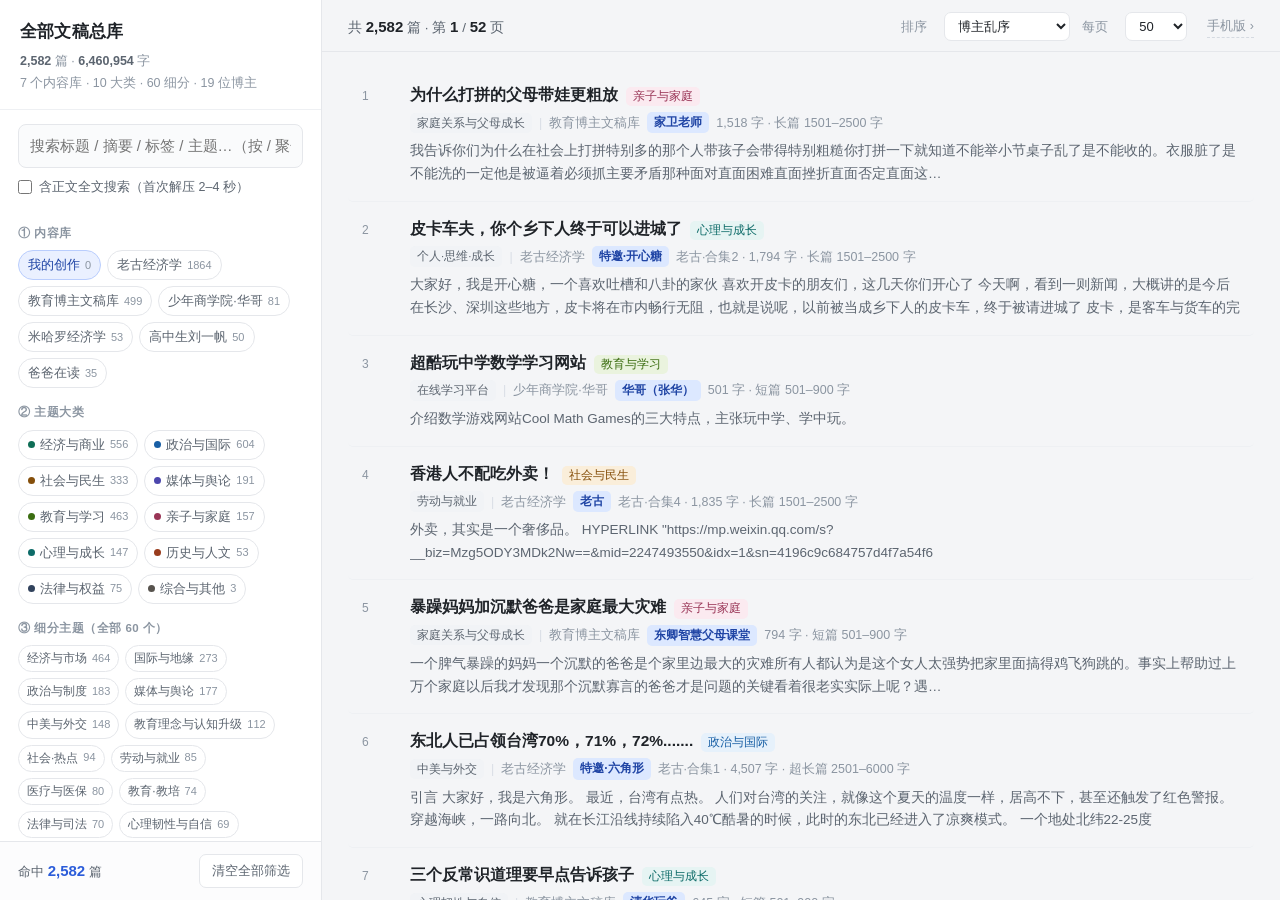
<file: mobile.html>
<!DOCTYPE html>
<html lang="zh-CN">
<head>
<meta charset="utf-8">
<link rel="icon" href="data:image/svg+xml,%3Csvg xmlns='http://www.w3.org/2000/svg' viewBox='0 0 64 64'%3E%3Crect width='64' height='64' rx='14' fill='%232b5cd9'/%3E%3Cg stroke='%23fff' stroke-width='4.5' stroke-linecap='round'%3E%3Cpath d='M17 21h30M17 32h30M17 43h19'/%3E%3C/g%3E%3C/svg%3E">

<meta name="viewport" content="width=device-width,initial-scale=1,viewport-fit=cover">
<meta name="theme-color" content="#ffffff">
<meta name="apple-mobile-web-app-capable" content="yes">
<title>全部文稿总库 · 手机版</title>
<link rel="stylesheet" href="creations.css?rev=creation-1">
<script>
(function(){
  if(location.protocol!=="http:"&&location.protocol!=="https:")return;
  if(new URLSearchParams(location.search).get("mode")==="mobile")return;
  var ua=navigator.userAgent||"";
  var mobileUA=/Android|iPhone|iPod|iPad|Mobile|HarmonyOS|Tablet|Windows Phone/i.test(ua);
  var iPadOS=/Macintosh/.test(ua)&&navigator.maxTouchPoints>1;
  var uaDataMobile=!!(navigator.userAgentData&&navigator.userAgentData.mobile);
  var coarse=matchMedia("(pointer: coarse)").matches||matchMedia("(any-pointer: coarse)").matches;
  var mobile=mobileUA||uaDataMobile||iPadOS||innerWidth<820||
    (coarse&&Math.min(screen.width||9999,screen.height||9999)<1100);
  if(!mobile)location.replace("desktop.html?rev=drawer-swipe-5");
})();
</script>
<style>
:root{
  --bg:#fff; --bg2:#f6f7f9; --line:#e8eaee; --line2:#f0f2f5;
  --tx:#1f2328; --tx2:#5c6570; --tx3:#8b95a1;
  --accent:#2b5cd9; --accent-soft:#eaf0ff;
  --hd:56px;
}
*{box-sizing:border-box;-webkit-tap-highlight-color:transparent}
html,body{margin:0;height:100%}
body{background:var(--bg);color:var(--tx);
  font:16px/1.6 -apple-system,BlinkMacSystemFont,"PingFang SC","Hiragino Sans GB","Microsoft YaHei",sans-serif;
  -webkit-font-smoothing:antialiased;overflow-x:hidden}
body.locked{overflow:hidden}
button,input,select{font:inherit;color:inherit}
button{cursor:pointer;border:0;background:none}

/* ================= 顶栏 ================= */
.top{position:fixed;left:0;right:0;top:0;height:var(--hd);background:rgba(255,255,255,.94);
  backdrop-filter:blur(10px);border-bottom:1px solid var(--line);display:flex;align-items:center;
  gap:8px;padding:0 10px;z-index:30;padding-top:env(safe-area-inset-top);
  height:calc(var(--hd) + env(safe-area-inset-top))}
.top .sp{flex:1}
.filterBtn{display:flex;align-items:center;gap:8px;padding:7px 12px 7px 10px;border:1px solid var(--line);
  border-radius:999px;background:#fff;max-width:78%}
.filterBtn .ic{width:15px;flex:none}
.filterBtn .ic i{display:block;height:1.6px;background:#3c4656;border-radius:2px;margin:3px 0}
.filterBtn .tx{font-size:13.5px;color:var(--tx2);white-space:nowrap;overflow:hidden;text-overflow:ellipsis}
.filterBtn .badge{background:var(--accent);color:#fff;font-size:11.5px;font-weight:600;
  padding:1px 7px;border-radius:999px;flex:none;font-variant-numeric:tabular-nums}
.filterBtn.on{border-color:var(--accent);background:var(--accent-soft)}
.sortSel{border:1px solid var(--line);border-radius:999px;padding:6px 8px;font-size:13px;background:#fff;outline:none}

/* ================= 列表 ================= */
.list{padding:calc(var(--hd) + env(safe-area-inset-top) + 8px) 16px 90px;touch-action:pan-y pinch-zoom}
.stat{margin:6px 0 14px;font-size:12.5px;color:var(--tx3);line-height:1.8}
.stat b{color:var(--tx2)}
.it{display:block;width:100%;text-align:left;padding:14px 0;border-bottom:1px solid var(--line2)}
.it .t{font-size:16px;font-weight:600;line-height:1.5;color:var(--tx)}
.it .m{margin-top:6px;font-size:12.5px;color:var(--tx3);line-height:1.7;
  display:flex;flex-wrap:wrap;gap:4px 7px;align-items:center}
.it .s{margin-top:6px;font-size:13.5px;color:var(--tx2);line-height:1.7;
  display:-webkit-box;-webkit-line-clamp:2;-webkit-box-orient:vertical;overflow:hidden}
.bdg{display:inline-block;padding:1px 7px;border-radius:5px;font-size:11.5px;font-weight:500;white-space:nowrap}
.bdg.soft{background:#f1f3f6;color:#5c6570}
.bdg.dup{background:#fff3e0;color:#b45309}
.bdg.blogger{background:#dce8ff;color:#2045a5;font-size:12px;font-weight:700}
.empty{padding:70px 10px;text-align:center;color:var(--tx3);font-size:14px;line-height:2.1}
.more{display:block;width:100%;margin:22px 0 0;padding:13px;border:1px solid var(--line);
  border-radius:12px;background:#fff;font-size:15px;color:var(--accent)}
.more:active{background:var(--accent-soft)}

/* ================= 抽屉 ================= */
.scrim{position:fixed;inset:0;background:rgba(18,22,29,.42);opacity:0;pointer-events:none;
  transition:opacity .26s;z-index:50;touch-action:pan-y pinch-zoom}
body.drawn .scrim{opacity:1;pointer-events:auto}
.drawer{position:fixed;left:0;top:0;bottom:0;width:min(88vw,360px);background:#fff;z-index:60;
  transform:translateX(-101%);transition:transform .28s cubic-bezier(.32,.72,0,1);
  display:flex;flex-direction:column;box-shadow:6px 0 30px rgba(16,24,40,.16);touch-action:pan-y pinch-zoom}
body.drawn .drawer{transform:none}
.drawerEdge{position:absolute;right:-14px;top:0;bottom:0;width:30px;z-index:2;
  pointer-events:none}
.drawerEdge::after{content:"";position:absolute;right:11px;top:45%;width:3px;height:42px;
  border-radius:3px;background:#c3cbd6;opacity:.72}
.dhead{display:flex;align-items:center;justify-content:space-between;padding:16px 16px 12px;
  border-bottom:1px solid var(--line2);padding-top:calc(16px + env(safe-area-inset-top))}
.dhead h2{margin:0;font-size:16px;font-weight:700}
.dhead .cls{font-size:14px;color:var(--tx3);padding:4px 8px}
.dsearch{padding:12px 16px 4px}
.dsearch input{width:100%;padding:10px 12px;border:1px solid var(--line);border-radius:10px;
  background:#fafbfc;outline:none;font-size:15px}
.dsearch input:focus{border-color:var(--accent);background:#fff}
.dsearch .deep{display:flex;align-items:center;gap:8px;margin-top:10px;font-size:13px;color:var(--tx2)}
.dsearch .deep input{width:16px;height:16px;margin:0}
.dfilters{flex:1;overflow-y:auto;padding:6px 16px 20px;overscroll-behavior:contain}
.grp{margin-top:16px}
.grp>h3{margin:0 0 9px;font-size:11.5px;font-weight:700;color:var(--tx3);letter-spacing:.5px;
  display:flex;justify-content:space-between;align-items:center}
.grp>h3 .clr{font-weight:500;color:var(--accent);font-size:12px;visibility:hidden}
.grp.on>h3 .clr{visibility:visible}
.chips{display:flex;flex-wrap:wrap;gap:7px}
.chip{display:inline-flex;align-items:center;gap:5px;padding:6px 11px;border-radius:999px;
  border:1px solid var(--line);background:#fff;font-size:13px;color:var(--tx2);max-width:100%}
.chip .n{font-size:11px;color:var(--tx3);font-variant-numeric:tabular-nums}
.chip.sel{background:var(--accent);border-color:var(--accent);color:#fff}
.chip.sel .n{color:#c9d8ff}
.chip.mine:not(.sel){background:var(--accent-soft);border-color:#b9cdfd;color:#2045a5}
.chip.zero{opacity:.34}
.chip .dot{width:7px;height:7px;border-radius:50%;flex:none}
.subchips{max-height:186px;overflow-y:auto}
.dfoot{border-top:1px solid var(--line);padding:12px 16px calc(12px + env(safe-area-inset-bottom));
  display:flex;gap:10px;background:#fcfcfd}
.dfoot .go{flex:1;padding:13px;border-radius:12px;background:var(--accent);color:#fff;
  font-size:15.5px;font-weight:600;text-align:center}
.dfoot .rst{padding:13px 16px;border:1px solid var(--line);border-radius:12px;background:#fff;
  font-size:15px;color:var(--tx2)}

/* ================= 阅读层 ================= */
.reader{position:fixed;inset:0;background:#fff;z-index:80;display:none;flex-direction:column;
  transition:transform .24s ease}
.reader.open{display:flex}
.reader.drag{transition:none}
.rhead{display:flex;align-items:center;gap:8px;padding:10px 12px;border-bottom:1px solid var(--line2);
  flex:none;padding-top:calc(10px + env(safe-area-inset-top));background:#fff}
.rhead .sp{flex:1}
.rhead button{padding:7px 11px;border:1px solid var(--line);border-radius:9px;font-size:13px;color:var(--tx2);background:#fff}
.rhead button:disabled{opacity:.35}
.rhead #rCreate{background:var(--accent-soft);border-color:#b9cdfd;color:#2045a5;font-weight:700}
.rbody{flex:1;overflow-y:auto;padding:20px 18px 120px;overscroll-behavior:contain;-webkit-overflow-scrolling:touch}
.art{font-size:17px;line-height:1.95;color:#20242b}
.art h1{font-size:21px;line-height:1.5;margin:0 0 12px}
.art .meta{display:flex;gap:7px;flex-wrap:wrap;align-items:center;font-size:12.5px;color:var(--tx3);
  padding-bottom:14px;border-bottom:1px solid var(--line2);margin-bottom:18px}
.art p{margin:0 0 1.05em;text-align:justify;word-break:break-word}
.loading{padding:70px 0;text-align:center;color:var(--tx3);font-size:14px;line-height:2}
.edge{position:fixed;left:0;top:0;bottom:0;width:26px;z-index:90;opacity:0;pointer-events:none;
  touch-action:none;display:flex;align-items:center}
body.reading .edge{opacity:1;pointer-events:auto}
.edge i{display:block;width:3.5px;height:46px;border-radius:3px;background:#c3cbd6;margin-left:5px;opacity:.75}
.filterEdge{position:fixed;left:0;top:calc(var(--hd) + env(safe-area-inset-top));bottom:0;
  width:30px;z-index:45;pointer-events:none}
.filterEdge::after{content:"";position:absolute;left:4px;top:45%;height:42px;width:3px;
  border-radius:3px;background:#c3cbd6;opacity:.65;pointer-events:none}
body.drawn .filterEdge,body.reading .filterEdge{pointer-events:none;visibility:hidden}
.toast{position:fixed;left:50%;bottom:32px;transform:translateX(-50%);background:#1f2328;color:#fff;
  padding:9px 17px;border-radius:20px;font-size:13.5px;opacity:0;pointer-events:none;transition:.25s;z-index:120}
.toast.on{opacity:.94}
</style>
</head>
<body>

<div class="top">
  <button class="filterBtn" id="openD">
    <span class="ic"><i></i><i></i><i></i></span>
    <span class="tx" id="btnTx">筛选与检索</span>
    <span class="badge" id="btnN">0</span>
  </button>
  <div class="sp"></div>
  <select class="sortSel" id="sort">
    <option value="mixed">博主乱序</option>
    <option value="han-">字数多→少</option>
    <option value="han+">字数少→多</option>
  </select>
</div>

<div class="list" id="list"></div>
<div class="filterEdge" id="filterEdge" aria-hidden="true"></div>

<div class="scrim" id="scrim"></div>
<aside class="drawer">
  <div class="drawerEdge" id="drawerEdge" aria-hidden="true"></div>
  <div class="dhead"><h2>筛选与检索</h2><span style="flex:1"></span>
    <button class="cls" id="swapv" style="display:none">桌面版 ›</button>
    <button class="cls" id="closeD">✕</button></div>
  <div class="dsearch">
    <input id="kw" type="text" placeholder="搜索标题 / 摘要 / 标签 / 主题…" autocomplete="off">
    <label class="deep"><input type="checkbox" id="deep"><span>含正文全文搜索（首次解压 2–4 秒）</span></label>
  </div>
  <div class="dfilters" id="filters"></div>
  <div class="dfoot">
    <button class="rst" id="resetAll">清空</button>
    <button class="go" id="applyD">查看 <span id="applyN">0</span> 篇</button>
  </div>
</aside>

<div class="reader" id="reader">
  <div class="rhead">
    <button id="rClose">‹ 返回</button>
    <button id="rPrev">上一篇</button>
    <button id="rNext">下一篇</button>
    <div class="sp"></div>
    <button id="rCopy">复制</button>
    <button id="rCreate">二创</button>
  </div>
  <div class="rbody" id="rbody"></div>
</div>
<div class="editor" id="editor" role="dialog" aria-modal="true" aria-label="二创编辑">
  <div class="editorSheet">
    <div class="editbar">
      <button id="editCancel">返回</button><strong>二创编辑</strong><span class="space"></span>
      <span class="count" id="editCount">0 字</span><button class="save" id="editSave">保存</button>
    </div>
    <div class="editMain">
      <input class="editTitle" id="editTitle" aria-label="文稿标题" placeholder="输入标题">
      <textarea class="editBody" id="editBody" aria-label="文稿正文" placeholder="在这里编辑正文"></textarea>
    </div>
  </div>
</div>
<div class="edge" id="edge"><i></i></div>
<div class="toast" id="toast"></div>

<script type="application/json" id="d">{"dims":{"src":["老古经济学","教育博主文稿库","少年商学院·华哥","米哈罗经济学","高中生刘一帆","爸爸在读"],"blogger":["老古","大卫工作室","清华玩爸","蛋壳教育博主","华哥（张华）","星星讲自学","米哈罗","家卫老师","未署名同侪","coken · 爸爸在读","东卿智慧父母课堂","河马","吴壹格律师","刘一帆","特邀·开心糖","特邀·战小锤","特邀·李田田","特邀·六角形","特邀·杰阿森"],"big":["经济与商业","政治与国际","社会与民生","媒体与舆论","教育与学习","亲子与家庭","心理与成长","历史与人文","法律与权益","综合与其他"],"topic":["经济与市场","国际与地缘","政治与制度","媒体与舆论","中美与外交","教育理念与认知升级","社会·热点","劳动与就业","医疗与医保","教育·教培","法律与司法","心理韧性与自信","家庭关系与父母成长","人口·生育·养老","亲子沟通与情绪","个人·思维·成长","房产与楼市","历史·人物","内驱力与学习动力","学习方法与自学","阅读与思维素养","学科提分与考试","在线学习平台","习惯养成与作业","国际教育与留学","升学规划与择校","AI与教育","手机管理与专注力","教育理念与批判","家庭教育","教育行业观察","人物故事与榜样","外语与英语学习","经济学思维","妈妈的角色与被孤立","青春期心理","企业家与资本","奥派与产权","网络舆论与流量","法律常识与职场权益","社会认知与家庭环境","心理与性格养成","金钱与物质教育","垄断与竞争","网络环境与三观","校园霸凌与校园生态","课程介绍与答疑","海外生活观察","产业与企业史","平台经济与互联网","厌学与躺平","科技与未来","民生与消费","教育与人才","网瘾与手机","影视与阅读推荐","无聊玩耍与自由","夫妻关系与家庭","政策与管制","责任与成长"],"series":["老古·合集1","老古·合集4","老古·合集3","老古·合集2","老古·合集5","单集精讲","产业伟大系列","反商系列","奥派经济学十六课","房产专题","工会史专题"],"bucket":["极短篇 ≤500 字","短篇 501–900 字","中篇 901–1500 字","长篇 1501–2500 字","超长篇 2501–6000 字","特长篇 >6000 字"],"tag":["美国","消费","自由","舆论","医疗","历史","国企","欧洲","人口","税收","川普","产权","关税","福利","教育","日本","媒体","市场经济","民主","印度","俄罗斯","家庭氛围","英国","司马南","垄断","乌克兰","汽车","亲子关系","退休","阿根廷","台湾","失业","贸易战","米莱","养老","计划经济","疫情","社保","拜登","就业","自信心","外卖","韩国","互联网","地产","改革开放","奥派","内驱力","医保","学习规划","房价","越南","普京","联想","升学","生育","以色列","免费医疗","朝鲜","特朗普","青春期","马斯克","房产税","写作业","马云","养老金","哈马斯","美联储","新能源","AI","邓小平","新冠","秦晖","慈善","法治","通胀","加班","加沙","专注力","AI工具","习惯培养","可汗学院","人工智能","教培","食品安全","网络与舆论","婚姻","伊朗","高考","裁员","补课","背单词","内卷","股市","俞敏洪","柳传志","考试焦虑","疫苗","女权","双减","诈骗","青春期心理","胡锡进","阅读","新加坡","免费资源","家庭教育","民营经济","刷题","躺平","性别","叛逆","手机管理","亲子沟通","英语学习","罗永浩","南非","校园与成长","天赋","作息","TED","英语APP","学习方法","AI未来学校","PBL","安全感","企业家精神","私有产权","传销","价值观","择校","播客","Khanmigo","AI学校","榜样","AI教育","张雪峰","原生家庭","讨好型人格","消费者主权","稀缺性","奥地利学派","华尔街","公益","平台经济","金钱与劳动","焦虑","选科","费曼学习法","少年商学院"]},"topicOfBig":{"经济与商业":["垄断与竞争","企业家与资本","经济学思维","民生与消费","产业与企业史","政策与管制","奥派与产权","房产与楼市","平台经济与互联网","经济与市场"],"政治与国际":["政治与制度","中美与外交","国际与地缘"],"社会与民生":["社会认知与家庭环境","劳动与就业","社会·热点","人口·生育·养老","医疗与医保"],"媒体与舆论":["媒体与舆论","网瘾与手机","网络环境与三观","网络舆论与流量"],"教育与学习":["教育理念与认知升级","阅读与思维素养","习惯养成与作业","内驱力与学习动力","手机管理与专注力","学习方法与自学","学科提分与考试","升学规划与择校","在线学习平台","国际教育与留学","家庭教育","海外生活观察","教育理念与批判","外语与英语学习","人物故事与榜样","AI与教育","科技与未来","教育行业观察","课程介绍与答疑","教育与人才","教育·教培"],"亲子与家庭":["亲子沟通与情绪","家庭关系与父母成长","家庭教育","人物故事与榜样","影视与阅读推荐","教育理念与批判","教育行业观察","无聊玩耍与自由","夫妻关系与家庭","金钱与物质教育","妈妈的角色与被孤立"],"心理与成长":["心理韧性与自信","心理与性格养成","个人·思维·成长","青春期心理","厌学与躺平","责任与成长","校园霸凌与校园生态"],"历史与人文":["人物故事与榜样","海外生活观察","历史·人物"],"法律与权益":["法律常识与职场权益","法律与司法"],"综合与其他":["课程介绍与答疑"]},"bloggerOfSrc":{"老古经济学":["老古","河马","特邀·开心糖","特邀·战小锤","特邀·李田田","特邀·六角形","特邀·杰阿森"],"教育博主文稿库":["大卫工作室","清华玩爸","蛋壳教育博主","星星讲自学","家卫老师","东卿智慧父母课堂","吴壹格律师"],"少年商学院·华哥":["华哥（张华）"],"米哈罗经济学":["米哈罗"],"高中生刘一帆":["未署名同侪","刘一帆"],"爸爸在读":["coken · 爸爸在读"]},"stats":{"total":2582,"han":6460954,"dup":30,"shards":81},"items":[["作业多到惊人背后是清醒的社会运行逻辑",1,1,4,"5",-1,837,1,"写作业",0,"为什么我们的孩子从小学到高中，甚至大学作业都多得惊人这不是一个孩子吃不吃苦的问题也不是老师负不负责的问题它背后是一整套非常清醒。非常理性的社会运行逻辑大家好我是海琳我们先把一个常见的误解拿掉，…",0,0],["青春期孩子的攻击性不是品行问题",1,1,5,"14",-1,1184,2,"青春期,叛逆",0,"青春期最容易被误判的一件事是把孩子的攻击性行为当成品行问题来处理专业上更准确地说法是当一个男孩开始推搡摔东西，甚至动手来解决冲突。真正要被识别的不是他是不是学坏了而是他在用一种最原始的方式替代…",0,1],["普通家庭带孩子见世面真正该看什么",1,1,4,"5",-1,1792,3,"见世面",0,"看到网络上很被认可的一种说法叫普通家庭怎么带孩子见世面他的大意是普通家庭不一定非要花很多钱带孩子旅游上兴趣班，如果有时间可以带孩子去认识一下社会。比如说去法院旁听一下审判去民政局看一下离婚去司…",0,2],["家庭怎样重新拿回教育的主导权",1,1,4,"5",-1,2309,3,"学习规划",0,"既然不能把孩子的未来交给学校和社会系统家庭该怎样重新把教育的主导权拿回来我的建议是学校继续上。但不能再把学校当成教育本身社会继续接触。但不能把社会现成的价值观当成孩子的人生方向家庭要自己建立一…",0,3],["被看作幸运的人其实主体性更强",1,1,6,"11",-1,1263,2,"自信心",0,"为什么有些人会被看作是幸运的或者是被认为是天生就很幸运。其实那些天生更幸运的人。其实，是主体性更强的人因为他们更早把自己当做人生的行动者而不是环境父母关系运气的被动承受者主体性不是强势。不是只…",0,4],["最深最隐蔽的伤害是否认孩子的存在",1,1,6,"11",-1,866,1,"家庭氛围",0,"很多人以为真正毁掉一个孩子的是打骂是暴力是穷。但从发展心理学和临床经验来看最深最隐蔽也最具破坏力的。其实不是这些而是一个孩子从小被系统地否认作为一个人的存在大家好我是海琳我先说一个核心判断真正…",0,5],["经济下行期旧的教育逻辑为何失灵",1,1,4,"5",-1,963,2,"学习规划",0,"很多家长其实，没有意识到一件事当社会不再处在经济上行期时继续用上行时代的教育逻辑去培养孩子本身就是一种系统性误判大家好，我是海琳。在经济高速增长的年代教育的本质是一套筛选机制，只要孩子足够听话…",0,6],["十几岁孩子该怎么面对活着的意义",1,1,6,"11",-1,889,1,"青春期",0,"十几岁的孩子当然，可能会偶尔想到人为什么活着。但是在正常情况下他们不应该长期地反复地沉重的停留在活着的意义是什么这个问题里，因为青春的核心任务不是完成终极意义的思辨，而是完成自我感。关系感和现…",0,7],["哪类家庭结构最容易把孩子推向抑郁",1,1,6,"11",-1,554,1,"家庭氛围",0,"这是一组三期的视频我会系统地讲清楚哪些家庭结构最容易把孩子一步一步推向重度抑郁症这一期是第一，类，也是风险最高的一类大家好，我是海琳。很多家长会说一句话我们家也没有发生什么特别严重的事情孩子怎…",0,8],["学校正在系统性地破坏孩子的友谊",1,1,4,"20",-1,1011,2,"亲子关系",0,"我们以前讲过早恋作业。其实，今天要说的这个是同一套系统里的另一块学校对友谊的系统性破坏很多人以为孩子交朋友是天生的。不需要教但现实恰恰。相反孩子对什么是朋友的理解几乎完全是在学校里被塑造出来的…",0,9],["意识到伤害过孩子之后父母该怎么办",1,1,5,"12",-1,880,1,"家庭氛围",0,"很多人在看完我的视频之后。第一，次真正意识到自己在过去的很多年里确实在家庭中在教育孩子的过程中做过一些伤害性的事情而真正折磨人的。不是当时不知道而是现在知道了却已经过去很久了这种时候很多父母会…",0,10],["孩子被看不上只因不服从评价标准",1,1,4,"5",-1,716,1,"家庭氛围",0,"很多孩子之所以，被家长或老师看不上并不是因为他们有问题，而是因为他们没有优先服从一套社会性的评价标准大家好，我是海琳成年人眼中的所谓缺点。往往并不是孩子本身的心理或能力缺陷，而是不符合某种社会…",0,11],["叛逆期这个词为什么既聪明又危险",1,1,4,"5",-1,781,1,"青春期,叛逆",0,"很多人以为叛逆期是孩子成长中一定会出现的阶段。但事实上这是一个非常聪明也非常危险的词它最大的作用是把教育关系里的失败变成了一种自然现象。不是关系出了问题，而是孩子到了叛逆期大家好，我是海琳在很…",0,12],["家庭运行结构出了问题孩子才会空洞",1,1,5,"12",-1,1277,2,"家庭氛围",0,"很多家庭，父母也不极端，孩子也不缺资源，甚至很努力，很负责但孩子内心却越来越空洞，越来越没劲，或者越来越焦虑，越来越像机器这一期我只讲一个结论，问题不在某一种家长类型，而在家庭的运行结构出了问…",0,13],["不是每个大人都能看见自己的孩子",1,1,5,"12",-1,1021,2,"家庭氛围",0,"有一种非常残忍但必须被说出的事实是不是每个大人都具备看见孩子的能力不是因为他们不爱孩子，而是因为他们的内在结构还没有足够稳定足够成熟。足够宽广到可以容纳另一个生命的复杂很多时候大人以为自己在教…",0,14],["转发广西震灾物资信息求助线索",1,1,4,"5",-1,234,0,"",0,"今天的视频号先暂停常规内容的更新转发这张广西震灾物资目击海报，如果我们的粉丝里有广西受灾地区的朋友，或者有人了解正在一线救助的民间团队。物资接收点转运渠道请在评论区留下可核实的信息包括地区联系…",0,15],["孩子脾气像你不是遗传是适应",1,1,5,"12",-1,697,1,"家庭氛围",0,"很多父母会说孩子就是像我。所以，他脾气急或者说他容易焦虑他比较敏感他胆子小，或者爱控制。但是从发展心理学和神经科学的角度看这件事不能理解成性格遗传更准确地说孩子不只是模仿了你的性格他是在长期适…",0,16],["梦见高考是几代人留下的应激反应",1,1,6,"11",-1,915,2,"考试焦虑",0,"很多人以为高考结束的那一刻一切就结束了但真正结束的往往只是考试没有结束的。是它在我们的身体里留下了一套应激系统你有没有见过这种情况一个人已经工作十几年了。生活也稳定了还会梦到高考，或者考试迟到…",0,17],["创伤最深的后果是适应了痛苦",1,1,6,"11",-1,685,1,"家庭氛围",0,"创伤最深的后果不是一个人永远活在痛苦里，而是有一天他终于适应了痛苦，并且把创伤塑造出来的生活当成了自己的幸福从心理学的角度看长期创伤最可怕的地方不只是让人抑郁焦虑崩溃，而是它会改变一个人判断什…",0,18],["家庭教育为什么必须建立自己的系统",1,1,4,"5",-1,2309,3,"学习规划",0,"既然不能把孩子的未来交给学校和社会系统家庭该怎样重新把教育的主导权拿回来我的建议是学校继续上。但不能再把学校当成教育本身社会继续接触。但不能把社会现成的价值观当成孩子的人生方向家庭要自己建立一…",0,19],["感恩的前提是能分辨什么在侵蚀你",1,1,6,"11",-1,607,1,"亲子关系",0,"关于感恩不是所有经历都能被解释成恩典的一个人真正能够感恩的前提是他先有能力辨认我正在经历的到底是在滋养我的生命还是在慢慢侵蚀我的生命。那这件事非常重要因为一个人长期生活在控制否定贬低和压抑之中…",0,20],["三观到底是什么它们如何形成",1,1,4,"20",-1,691,1,"价值观",0,"我们经常说人生观、世界观、价值观甚至简称它们为三观。但是很多人会误以为它们是三个并列排在一起的概念。但是更严谨地说三观并不是一套在所有学科中都有完全统一定义的固定理论不同的哲学传统、社会学和心…",0,21],["边界感缺失的人一生都没为自己活",1,1,6,"11",-1,913,2,"自信心",0,"很多人的一生表面上没有被谁剥削自由而实际上却从来没有真正按照自己的意志活过他可以读书，可以工作，结婚，养育孩子也可以做出很多看起来正常的选择。但是在每一个重要的关口真正决定他的不是他认为什么是…",0,22],["一个人是怎样慢慢失去人生掌控的",1,1,6,"11",-1,702,1,"自信心",0,"一个人真正失去对人生的掌控往往不是从哪一次重大的失败开始的而是从他越来越不能承受行动之前的那一点点不是开始的。害怕做不好害怕被评价害怕面对结果害怕承认自己还不够强害怕一个决定真的会改变。现在的…",0,23],["小时候怕爸爸长大就怕所有权威",1,1,6,"11",-1,720,1,"家庭氛围",0,"一个人小的时候怕长辈尤其是怕爸爸长大以后他最容易害怕的往往不是某一个具体的人，而是所有像爸爸一样拥有评价权决定权和惩罚权的人怕爸爸并不只是怕挨打。怕挨骂更深的恐惧是你不知道他什么时候会生气不知…",0,24],["人工智能时代信息优势正在贬值",1,1,4,"5",-1,1024,2,"AI工具",0,"一个非常重要的变化正在发生不是人类。第一，次拥有了更多的信息而是普通人。第一，次可以用极低的成本迅速接触到原本需要多年的阅读检索翻译和整理才能获得的大量知识。生成式人工智能的出现正在让一种过去…",0,25],["孩子能否相信自己藏在父母的目光里",1,1,5,"12",-1,746,1,"家庭氛围",0,"一个孩子后来能不能相信自己未来能不能走向世界他能不能在失败之后重新站起来很多时候在他还没有能力解释自己之前就已经从父母看待他的方式里开始形成了。孩子的命运在父母的起心动念里这不是说父母可以决定…",0,26],["善用心机其实是低阶智力的过度使用",1,1,4,"20",-1,399,0,"深度思考",0,"善用心机并不是真正地聪明很多时候反，而是一种低阶智力的过度使用心理学早已经说明人的认知资源是有限的。一个真诚的人内在系统相对简洁他说：什么做什么相信什么基本是一致的。因此不需要不断维护复杂的伪…",0,27],["分清停滞期创伤期还是恢复期",1,1,6,"11",-1,748,1,"家庭氛围",0,"一个人突然不上学了不工作了不愿意见人了外界最容易给他的判断是懒惰，或者逃避，或者是不争气。但真正需要辨认的是他正在经历的究竟是停滞期。创伤期还是恢复期停滞期是原来的生活角色已经断裂新的方向却还…",0,28],["有些痛苦不是努力就能解决的",1,1,6,"11",-1,563,1,"家庭氛围",0,"一个人最深的绝望往往不是发现自己不够努力，而是终于意识到有些痛苦根本不是努力能够解决的。一个孩子长期厌学退缩情绪崩溃问题可能不止在孩子身上而在家庭关系教育环境竞争压力和成年人处理问题的方式中一…",0,29],["外向会讨喜不等于孩子有社交能力",1,1,4,"20",-1,887,1,"社交能力",0,"一个孩子朋友多，话多，见人不怯场，就一定有社交能力吗？这看起来好像是显而易见的问题，但是，其实，答案是不一定。社交能力不是外向，不是会讨人喜欢，也不是快速融入一个群体。一个孩子可能看起来特别会…",0,30],["边界感不是一张管孩子的清单",1,1,5,"12",-1,791,1,"家庭氛围",0,"很多家长一谈到边界感就会问孩子哪些事情该管哪些事情不该管。但边界感不是一张管孩子的清单边界感真正指的是一个人能不能清楚的区分自己和他人。区分感受和责任区分爱和控制区分我该承担的部分和对方必须自…",0,31],["判断长辈是否成熟只看四件事",1,1,4,"5",-1,541,1,"家庭氛围",0,"年轻人最容易犯的一个错误就是把年龄误认为成熟把长辈这个身份误认为他天然更正确更有判断力更值得服从可实际上这个世界上有很多很多人。只是长了年纪内在并没有真正成长一个人是不是成熟不要看他讲过多少大…",1,0],["表达能力的底层是能不能做真实的自己",1,1,4,"20",-1,981,2,"表达能力",0,"很多父母理解的表达能力是孩子会不会说，敢不敢说，能不能把事情说清楚。所以培养表达能力的方法往往就是让孩子多读书，多复述，多演讲，多练习这些当然，有用，但他们训练的主要是语言技巧，不是表达能力最…",1,1],["真正改变人生的选择都没有保证",1,1,6,"11",-1,342,0,"自信心",0,"很多人以为改变人生的关键是做出一个最正确、最稳妥、风险最低的选择但事实是，真正能够改变人生方向的事，往往无法提前获得完整的保证。你决定进入一段重要的关系，离开一份持续消耗你的工作开始一个尚未被…",1,2],["自控力不是硬压欲望而是管理欲望",1,1,4,"23",-1,1089,2,"习惯培养",0,"自控力最容易被误解成能忍住忍住不玩手机忍住不打游戏忍住不发脾气忍住不拖延忍住不吃零食忍住不去做眼前更轻松更快乐的事情。但真正地自控力不是一个孩子把欲望硬压下去，而是他在冲动情绪诱惑和目标之间逐…",1,3],["焦虑不是想太多而是防备太多",1,1,6,"11",-1,367,0,"焦虑",0,"很多人焦虑时，最常听到的一句话就是你别想太多。但这句话恰恰误解了焦虑焦虑并不是一个人主动选择反复思考，而是它的内在已经积累了太多需要防备的东西。怕失败，怕被否定，怕别人失望怕关系破裂，怕身体出…",1,4],["孩子主动学习是从这件事和我有关开始",1,1,4,"18",-1,1021,2,"内驱力",0,"一个孩子真正开始主动学习通常都不会是发生在某一次说教之后不是父母讲了一番大道理他就能突然醒悟也不是老师批评了几次他就突然变得自觉。正常的过程是他在某一件事情里。第一，次感觉到这是和我有关的内驱…",1,5],["成长往往从失去外部支撑开始",1,1,6,"11",-1,644,1,"自信心",0,"一个人真正地成长一定不是从拥有更多关系开始的而是从失去某些外部支撑开始的。外界的认可亲密关系被需要的感觉这些本身并没有问题人当然，需要关系也需要被看见问题在于当一个人的自我还不够稳固的时候这些…",1,6],["没处理的内心伤疤会传给孩子",1,1,5,"12",-1,782,1,"家庭氛围",0,"你没有处理的内心伤疤。最后，往往不会只停留在你自己身上它可能会变成你的语气变成你的控制欲变成你对孩子莫名其妙的愤怒，或者依附变成你自己看不见自己。却不断要求孩子改变的那种教育方式很多代际创伤并…",1,7],["专注力不是态度而是一套信息系统",1,1,4,"27",-1,1020,2,"专注力",0,"",1,8],["变强大不是彻底控制自己的大脑",1,1,6,"11",-1,687,1,"自信心",0,"",1,9],["知道却做不到不是意志力太差",1,1,6,"11",-1,804,1,"习惯培养",0,"",1,10],["人最大的觉醒是别把恐惧当成现实",1,1,6,"11",-1,778,1,"焦虑",0,"",1,11],["做合格父母先做一个合格的人",1,1,5,"12",-1,748,1,"家庭氛围",0,"",1,12],["有些孩子是被训练到不再反抗",1,1,4,"5",-1,1176,2,"家庭氛围",0,"",1,13],["亲密关系也是你和自己的关系",1,1,5,"12",-1,688,1,"家庭氛围",0,"",1,14],["困住你一生的不是事情是解释方式",1,1,6,"11",-1,900,1,"自信心",0,"",1,15],["重塑自己的第一步是敢否定旧结构",1,1,6,"11",-1,298,0,"自信心",0,"",1,16],["带孩子旅行并不自动带来见识",1,1,4,"5",-1,905,2,"见世面",0,"",1,17],["教育最容易做的是替代孩子行动",1,1,4,"5",-1,797,1,"学习规划",0,"",1,18],["大人先稳定自己才看得见孩子",1,1,5,"12",-1,1146,2,"家庭氛围",0,"",1,19],["应试教育正在失去成立的前提",1,1,4,"5",-1,796,1,"学习规划",0,"",1,20],["奖励机制到底是什么怎么用才不伤孩子",1,1,4,"5",-1,2786,4,"家庭氛围",0,"",1,21],["很爱孩子却忍不住发脾气怎么办",1,1,5,"14",-1,548,1,"亲子关系,家庭氛围",0,"",1,22],["不可预测的家庭环境如何伤到孩子",1,1,6,"11",-1,982,2,"家庭氛围",0,"",1,23],["孩子如何判断自己是不是重要",1,1,6,"11",-1,1101,2,"自信心",0,"",1,24],["童年被拆掉的尊严感还能补回来吗",1,1,6,"11",-1,951,2,"自信心",0,"",1,25],["家庭把孩子一步步推向抑郁的路径",1,1,6,"11",-1,555,1,"家庭氛围",0,"",1,26],["社会为何用治疗来处理孩子的痛苦",1,1,4,"5",-1,1153,2,"家庭氛围",0,"",1,27],["友谊才是孩子最珍贵的天性",1,1,4,"20",-1,947,2,"友谊",0,"",1,28],["长期替孩子做决定会毁掉他的判断力",1,1,4,"5",-1,865,1,"家庭氛围",0,"",1,29],["经历重大失去的孩子为何提不起劲",1,1,4,"18",-1,1126,2,"内驱力",0,"",1,30],["普通家庭怎样养出孩子的底气",1,1,6,"11",-1,808,1,"自信心",0,"",1,31],["恐惧如何悄悄决定孩子的人生",1,1,6,"11",-1,805,1,"焦虑",0,"",2,0],["一个人是怎样慢慢丢掉主体性的",1,1,6,"11",-1,1006,2,"自信心",0,"",2,1],["真正稳定的自我是什么样子",1,1,6,"11",-1,576,1,"自信心",0,"",2,2],["你的情绪输出其实是在欺负小孩",1,1,5,"14",-1,772,1,"家庭氛围",0,"",2,3],["学校为何如此强烈反对孩子早恋",1,1,4,"5",-1,983,2,"青春期",0,"",2,4],["制度性人格剥夺如何毁掉孩子",1,1,4,"5",-1,669,1,"自信心",0,"",2,5],["青春期孩子逃进屏幕游戏的真相",1,1,4,"27",-1,1219,2,"专注力",0,"",2,6],["小学阶段孩子恐惧为何突然加重",1,1,6,"11",-1,1028,2,"自信心",0,"",2,7],["别再无休止纠正孩子的细节",1,1,4,"5",-1,925,2,"亲子关系",0,"",2,8],["孩子受创后心理为何停止成长",1,1,6,"11",-1,869,1,"家庭氛围",0,"",2,9],["孩子最需要的是被父母看见",1,1,6,"11",-1,879,1,"亲子关系",0,"",2,10],["家庭关系里那些隐性的霸凌",1,1,5,"12",-1,863,1,"家庭氛围",0,"",2,11],["被群体排斥会怎样毁掉孩子",1,1,6,"11",-1,904,2,"自信心",0,"",2,12],["经济下行期别再用旧教育逻辑",1,1,4,"5",-1,963,2,"学习规划",0,"",2,13],["为什么觉醒之后反而更痛苦",1,1,4,"5",-1,918,2,"家庭氛围",0,"",2,14],["孩子啃老真的只是溺爱造成的吗",1,1,5,"12",-1,1039,2,"家庭氛围",0,"",2,15],["被否认存在感的孩子会走向哪里",1,1,6,"11",-1,866,1,"自信心",0,"",2,16],["成人眼里的缺点未必是缺点",1,1,4,"5",-1,716,1,"",0,"",2,17],["学校如何一点点破坏孩子的友谊",1,1,4,"5",-1,1021,2,"亲子关系",0,"",2,18],["问题不在家长类型而在家庭结构",1,1,5,"12",-1,1295,2,"家庭氛围",0,"",2,19],["叛逆期这个词骗了多少家长",1,1,4,"5",-1,781,1,"青春期",0,"",2,20],["高中阶段孩子恐惧为何定型",1,1,6,"11",-1,848,1,"青春期",0,"",2,21],["真正能看见孩子的大人有多少",1,1,5,"12",-1,1141,2,"家庭氛围",0,"",2,22],["孩子作业为何多得如此惊人",1,1,4,"5",-1,837,1,"写作业",0,"",2,23],["门开着就等于你真的自由吗",1,1,4,"5",-1,2141,3,"",0,"",2,24],["一到开学孩子为何集体焦虑",1,1,6,"11",-1,826,1,"考试焦虑",0,"",2,25],["孩子写作业磨蹭其实是能量枯竭",1,1,4,"18",-1,858,1,"写作业",0,"",2,26],["孩子一碰困难就崩溃的原因",1,1,6,"11",-1,862,1,"自信心",0,"",2,27],["孩子挑食背后藏着什么信号",1,1,4,"23",-1,997,2,"家庭氛围",0,"",2,28],["应试教育终结背后的四个变量",1,1,4,"5",-1,801,1,"升学",0,"",2,29],["最讲道理的家长反而最伤孩子",1,1,5,"12",-1,876,1,"家庭氛围",0,"",2,30],["为何受伤最深的人还在替它辩护",1,1,4,"5",-1,851,1,"",0,"",2,31],["孩子反复自伤其实是在求活",1,1,6,"11",-1,841,1,"青春期",0,"",3,0],["刷短视频能学到东西就无害吗",1,1,4,"27",-1,978,2,"专注力",0,"",3,1],["家庭运行结构才是孩子问题的根",1,1,5,"12",-1,1297,2,"家庭氛围",0,"",3,2],["孩子对父母恶语相向怎么办",1,1,5,"14",-1,945,2,"青春期",0,"",3,3],["父母在情绪上依赖孩子有多伤",1,1,5,"12",-1,980,2,"家庭氛围",0,"",3,4],["带孩子旅行真的能开阔视野吗",1,1,4,"20",-1,905,2,"家庭氛围",0,"",3,5],["决定孩子命运的是信息的继承",1,1,4,"5",-1,714,1,"学习规划",0,"",3,6],["中国家长的焦虑为何与众不同",1,1,5,"12",-1,1060,2,"家庭氛围",0,"",3,7],["越早要求孩子自信越容易崩溃",1,1,6,"11",-1,438,0,"自信心",0,"",3,8],["孩子被集体孤立后的心理崩塌",1,1,6,"11",-1,904,2,"自信心",0,"",3,9],["被制度剥夺人格的孩子会怎样",1,1,4,"5",-1,754,1,"自信心",0,"",3,10],["越管越不行控制型养育的陷阱",1,1,5,"12",-1,1474,2,"家庭氛围",0,"",3,11],["孩子突然没动力目标怎么办",1,1,4,"18",-1,1068,2,"内驱力",0,"",3,12],["公开羞辱正在悄悄毁掉孩子",1,1,6,"11",-1,950,2,"自信心",0,"",3,13],["孩子总被拿捏根源在小时候",1,1,6,"11",-1,1106,2,"自信心",0,"",3,14],["孩子最痛的是父母没有站队",1,1,6,"11",-1,1020,2,"亲子关系",0,"",3,15],["为什么小学孩子突然变得怕评价",1,1,6,"11",-1,1028,2,"自信心",0,"",3,16],["亲密关系里的霸凌同样伤人",1,1,5,"12",-1,863,1,"家庭氛围",0,"",3,17],["校园里的女孩关系正在变化",1,1,5,"14",-1,1015,2,"青春期",0,"",3,18],["恐惧正在悄悄决定孩子的人生",1,1,6,"11",-1,805,1,"自信心",0,"",3,19],["溺爱为什么会养出啃老的孩子",1,1,5,"12",-1,1039,2,"家庭氛围",0,"",3,20],["普通家庭如何培养孩子的底气",1,1,6,"11",-1,808,1,"自信心",0,"",3,21],["班级连坐惩罚到底在教什么",1,1,4,"5",-1,854,1,"家庭氛围",0,"",3,22],["所谓叛逆期其实是关系出了问题",1,1,4,"5",-1,781,1,"青春期",0,"",3,23],["孩子一受挫就退缩是缺底气",1,1,6,"11",-1,652,1,"自信心",0,"",3,24],["别再吓唬孩子说学习有多惨",1,1,4,"18",-1,775,1,"内驱力",0,"",3,25],["被忽视的心理创伤在伤害孩子",1,1,6,"11",-1,836,1,"家庭氛围",0,"",3,26],["别把结构问题当成孩子的病",1,1,4,"5",-1,1163,2,"家庭氛围",0,"",3,27],["大人先安顿好自己才能看见孩子",1,1,5,"12",-1,1095,2,"家庭氛围",0,"",3,28],["关于网瘾治疗家长该知道的",1,1,4,"27",-1,818,1,"专注力",0,"",3,29],["父亲不爱表达就是不在乎吗",1,1,5,"12",-1,804,1,"家庭氛围",0,"",3,30],["友谊才是孩子最珍贵的天性",1,1,4,"20",-1,947,2,"社交",0,"",3,31],["控制欲强其实是一种创伤反应",1,1,5,"12",-1,832,1,"家庭氛围",0,"",4,0],["长期不被看见的孩子会怎样",1,1,6,"11",-1,879,1,"亲子关系",0,"",4,1],["最伤孩子的家庭模式之暴力虐待",1,1,5,"12",-1,1122,2,"家庭氛围",0,"",4,2],["作业多背后是一套社会逻辑",1,1,4,"5",-1,837,1,"写作业",0,"",4,3],["孩子的友谊为何会被学校扭曲",1,1,4,"5",-1,1021,2,"亲子关系",0,"",4,4],["觉醒之后环境没变该如何自处",1,1,4,"5",-1,885,1,"家庭氛围",0,"",4,5],["意识到伤害过孩子后怎么办",1,1,5,"12",-1,880,1,"家庭氛围",0,"",4,6],["反复纠正孩子细节真的有用吗",1,1,4,"5",-1,912,2,"亲子关系",0,"",4,7],["孩子沉迷屏幕背后的逃逸心理",1,1,4,"27",-1,1226,2,"专注力",0,"",4,8],["男孩动手打人是品行问题吗",1,1,5,"14",-1,1224,2,"青春期",0,"",4,9],["早恋这个词是怎么被发明的",1,1,4,"5",-1,983,2,"青春期",0,"",4,10],["孩子不再跟你说心里话的真相",1,1,5,"14",-1,854,1,"青春期",0,"",4,11],["别把抑郁都归咎于孩子脆弱",1,1,6,"11",-1,1031,2,"青春期",0,"",4,12],["能力衰退往往从空间固化开始",1,1,4,"20",-1,650,1,"家庭氛围",0,"",4,13],["被复制的不是贫穷而是生存方式",1,1,5,"12",-1,723,1,"家庭氛围",0,"",4,14],["孩子的问题只是没服从标准",1,1,4,"5",-1,825,1,"",0,"",4,15],["做合格父母先做一个合格的人",1,1,5,"12",-1,740,1,"家庭氛围",0,"",4,16],["剥掉所有身份之后人还剩什么",1,1,5,"12",-1,779,1,"家庭氛围",0,"",4,17],["有些家长为了面子牺牲孩子",1,1,5,"12",-1,757,1,"家庭氛围",0,"",4,18],["教育常常在替代孩子的主体位置",1,1,4,"5",-1,797,1,"",0,"",4,19],["怎样判断一个人有没有主体性",1,1,4,"20",-1,1167,2,"",0,"",4,20],["主体性到底是一种什么能力",1,1,4,"20",-1,620,1,"",0,"",4,21],["明明很爱孩子为何却没耐心",1,1,5,"14",-1,548,1,"亲子关系",0,"",4,22],["孩子失去的不只是看视频的耐心",1,1,4,"20",-1,698,1,"专注力",0,"",4,23],["孩子是怎样感到自己被重视的",1,1,6,"11",-1,1101,2,"自信心",0,"",4,24],["学校为何培养出冷漠的成功者",1,1,4,"5",-1,675,1,"",0,"",4,25],["为什么越来越多人聪明却懦弱",1,1,6,"11",-1,842,1,"自信心",0,"",4,26],["孩子心理出问题家长先看医生",1,1,5,"12",-1,817,1,"家庭氛围",0,"",4,27],["你其实正在用情绪欺负孩子",1,1,5,"14",-1,772,1,"亲子关系",0,"",4,28],["孩子的尊严感是如何被拆掉的",1,1,6,"11",-1,951,2,"自信心",0,"",4,29],["决定人生差距的是四层能量结构",1,1,4,"20",-1,1112,2,"家庭氛围",0,"",4,30],["为什么一停下来就觉得愧疚",1,1,4,"5",-1,1277,2,"家庭氛围",0,"",4,31],["决定成长的不是困难而是解释",1,1,6,"11",-1,605,1,"自信心",0,"",5,0],["处罚孩子为什么越来越没用",1,1,4,"23",-1,840,1,"亲子关系",0,"",5,1],["用AI十分钟找到孩子天赋的三步法",1,2,4,"20",-1,933,2,"天赋,AI工具",0,"",5,2],["吼孩子和让步其实是同一件事",1,2,5,"14",-1,1067,2,"亲子关系,家庭氛围",0,"",5,3],["别把孩子时间占满休息才是变强时刻",1,2,4,"5",-1,896,1,"家庭氛围",0,"",5,4],["学习动力等于我想要乘以我能行",1,2,4,"18",-1,889,1,"内驱力",0,"",5,5],["解决孩子拖拉磨蹭要拧紧这几颗螺丝",1,2,4,"23",-1,4120,4,"写作业,习惯培养",0,"",5,6],["被忽视的情绪劳动能力有多重要",1,2,4,"20",-1,1092,2,"",0,"",5,7],["孩子学习差父母最该做的三件事",1,2,4,"18",-1,4698,4,"内驱力",0,"",5,8],["总吼孩子不是脾气差而是这两点",1,2,5,"14",-1,2147,3,"家庭氛围",0,"",5,9],["怎样在日常生活中培养深度思考力",1,2,4,"20",-1,1962,3,"",0,"",5,10],["孩子的好习惯原来是可以设计的",1,2,4,"23",-1,2330,3,"习惯培养",0,"",5,11],["教育里最大的矛盾该松还是该卷",1,2,4,"5",-1,584,1,"",0,"",5,12],["管理和教育的区别决定孩子未来",1,2,4,"5",-1,388,0,"",0,"",5,13],["孩子的自信不是夸出来的是这样培养",1,2,6,"11",-1,1994,3,"自信心",0,"",5,14],["三个反常识道理要早点告诉孩子",1,2,6,"11",-1,645,1,"自信心",0,"",5,15],["陪写作业不鸡飞狗跳的破车效应",1,2,4,"23",-1,583,1,"写作业,陪读",0,"",5,16],["给孩子松弛感父母只需做好三点",1,2,6,"11",-1,462,0,"家庭氛围",0,"",5,17],["小学阅读的四次延后爆发期",1,2,4,"20",-1,763,1,"阅读",0,"",5,18],["这三件事必须由父母来扛别推给孩子",1,2,5,"12",-1,502,1,"家庭氛围",0,"",5,19],["家庭教育的正确顺序别搞反了",1,2,4,"5",-1,964,2,"",0,"",5,20],["孩子考砸了父母最有用的做法",1,2,4,"5",-1,501,1,"考试焦虑",0,"",5,21],["带娃十年悟出的六个教育真相",1,2,4,"5",-1,1051,2,"",0,"",5,22],["孩子成长从来不是线性的三点真相",1,2,4,"5",-1,519,1,"",0,"",5,23],["忍不住要发火时先默念这三句话",1,2,5,"14",-1,179,0,"亲子关系",0,"",5,24],["别靠发火让孩子听话要学会规则管理",1,2,5,"14",-1,620,1,"亲子关系",0,"",5,25],["别焦虑正常的孩子到底是什么样",1,2,4,"5",-1,676,1,"",0,"",5,26],["主动写作业的孩子未必真的主动",1,2,4,"18",-1,914,2,"内驱力",0,"",5,27],["做到这三点孩子自然会有上进心",1,2,4,"18",-1,1079,2,"内驱力",0,"",5,28],["培养孩子阅读习惯要避开的三个坑",1,2,4,"20",-1,2038,3,"阅读",0,"",5,29],["孩子粗心马虎的根源与解决方法",1,2,4,"19",-1,1826,3,"错题",0,"",5,30],["孩子厌学真正讨厌的是这三件事",1,2,4,"18",-1,886,1,"内驱力",0,"",5,31],["提升孩子专注力先别急着贴标签",1,2,4,"27",-1,2333,3,"专注力",0,"",6,0],["小学数学到底要不要报班我的结论",1,2,4,"21",-1,1264,2,"补课",0,"",6,1],["小学语文最没必要补该补的是阅读",1,2,4,"21",-1,1436,2,"补课,阅读",0,"",6,2],["孩子学习特别差我给父母三点建议",1,2,4,"5",-1,1085,2,"",0,"",6,3],["有了家庭惯例孩子的问题少九成",1,2,4,"23",-1,1811,3,"习惯培养,家庭氛围",0,"",6,4],["真正厉害的父母都做到这三点",1,2,5,"12",-1,956,2,"",0,"",6,5],["总跟孩子生气是没看懂这三个根源",1,2,5,"14",-1,1316,2,"亲子关系,青春期",0,"",6,6],["教育孩子的三大幻觉你中了几个",1,2,4,"5",-1,1223,2,"",0,"",6,7],["一张纸一支笔帮孩子找到天赋",1,2,4,"20",-1,1620,3,"天赋",0,"",6,8],["小学最该培养的两个习惯不是学习",1,2,4,"23",-1,1555,3,"习惯培养",0,"",6,9],["五个动力源让孩子真正想学习",1,2,4,"18",-1,2197,3,"内驱力",0,"",6,10],["普通家庭怎样躲开教育内卷",1,2,4,"5",-1,1176,2,"",0,"",6,11],["让孩子真正自律的五个关键动作",1,2,4,"23",-1,1159,2,"习惯培养",0,"",6,12],["判断孩子养得好的三个细节",1,2,5,"12",-1,422,0,"",0,"",6,13],["表扬孩子的原理和正确说法",1,2,5,"14",-1,969,2,"亲子关系",0,"",6,14],["孩子的自主性到底该怎么培养",1,2,4,"18",-1,1361,2,"内驱力",0,"",6,15],["考试的第一性原理是发现问题",1,2,4,"5",-1,172,0,"",0,"",6,16],["让孩子爱上看书的偏方一次讲清",1,2,4,"20",-1,374,0,"阅读",0,"",6,17],["家庭教育到底要教孩子什么",1,2,4,"5",-1,1283,2,"",0,"",6,18],["阅读的第一性原理是沉浸体验",1,2,4,"20",-1,585,1,"阅读",0,"",6,19],["家能给孩子最好的东西就一个字",1,2,5,"12",-1,71,0,"家庭氛围",0,"",6,20],["辅导总不配合家庭教育是服务业",1,2,4,"5",-1,624,1,"",0,"",6,21],["小学学习没有捷径的三件事",1,2,4,"21",-1,965,2,"",0,"",6,22],["明知教育不对又不敢变怎么破解",1,2,4,"5",-1,1263,2,"",0,"",6,23],["父母的耐心其实来自俯视的视角",1,2,5,"12",-1,549,1,"",0,"",6,24],["学霸和中等生最大的差距在深度思考",1,2,4,"20",-1,1098,2,"",0,"",6,25],["小学语数英暑假只做一件事该做什么",1,2,4,"21",-1,1328,2,"学习规划",0,"",6,26],["家庭惯例让孩子少发火也好管教",1,2,4,"23",-1,2766,4,"家庭氛围",0,"",6,27],["不催孩子又磨蹭到底该怎么办",1,2,4,"23",-1,1518,3,"写作业",0,"",6,28],["小学该培养的三个能力对应语数英",1,2,4,"21",-1,747,1,"",0,"",6,29],["差生想翻身父母只有一条路可走",1,2,4,"18",-1,1185,2,"内驱力",0,"",6,30],["孩子读不懂名著其实是一种幸运",1,2,4,"20",-1,718,1,"阅读",0,"",6,31],["养娃一旦开窍父母就不焦虑了",1,2,4,"5",-1,1255,2,"",0,"",7,0],["孩子犯错别频繁纠错的正确做法",1,2,5,"14",-1,842,1,"亲子关系",0,"",7,1],["这五个场合一定要带上孩子",1,2,5,"14",-1,533,1,"亲子关系",0,"",7,2],["判断孩子养得好不好看这三点",1,2,5,"12",-1,297,0,"",0,"",7,3],["养娃复利最高的三件事是哪些",1,2,5,"12",-1,670,1,"亲子关系",0,"",7,4],["生活秩序混乱的孩子成绩往往不好",1,2,4,"23",-1,563,1,"作息,习惯培养",0,"",7,5],["优秀的孩子不是管出来是引导出来",1,2,4,"5",-1,2024,3,"",0,"",7,6],["四种情况下千万别教育孩子",1,2,5,"14",-1,184,0,"家庭氛围",0,"",7,7],["孩子应该从学习里获得力量",1,2,4,"18",-1,34,0,"内驱力",0,"",7,8],["学校和社会最大的差别早点告诉孩子",1,2,4,"5",-1,424,0,"",0,"",7,9],["小学各科只做一件事该做什么",1,2,4,"21",-1,773,1,"",0,"",7,10],["小学阶段想省力就抓这两类基本功",1,2,4,"19",-1,1547,3,"",0,"",7,11],["孩子偏要按自己的方式来怎么办",1,2,4,"5",-1,450,0,"",0,"",7,12],["辅导作业急眼时默念这五句话",1,2,5,"14",-1,540,1,"写作业,陪读",0,"",7,13],["帮孩子设目标永远别定得太高",1,2,4,"19",-1,1482,2,"学习规划",0,"",7,14],["重要品质没法直接教要借假修真",1,2,4,"20",-1,797,1,"",0,"",7,15],["孩子上课不认真光叮嘱没用",1,2,4,"19",-1,1395,2,"专注力",0,"",7,16],["孩子写作业磨蹭是没体验过专注",1,2,4,"23",-1,1100,2,"写作业",0,"",7,17],["孩子沉迷手机分三类对症下药",1,2,4,"27",-1,2274,3,"专注力",0,"",7,18],["小学生关于阅读的几个真相",1,2,4,"20",-1,1134,2,"阅读",0,"",7,19],["回家先玩还是先写作业看这几点",1,2,4,"23",-1,1344,2,"写作业,作息",0,"",7,20],["别太配合老师家长和老师目标不同",1,2,4,"5",-1,666,1,"",0,"",7,21],["家长最该把时间花在和孩子聊废话",1,2,5,"14",-1,1428,2,"亲子关系,青春期",0,"",7,22],["学习像打牌顺序错了前功尽弃",1,2,4,"5",-1,1139,2,"",0,"",7,23],["孩子最重要的能力是幸福的能力",1,2,6,"11",-1,2008,3,"自信心",0,"",7,24],["小学生没内驱力越期待越痛苦",1,2,4,"18",-1,1630,3,"内驱力",0,"",7,25],["孩子不是读书的料逼他反而消耗",1,2,4,"5",-1,909,2,"",0,"",7,26],["想对孩子发火时默念这五句话",1,2,5,"14",-1,1019,2,"亲子关系",0,"",7,27],["伤害过孩子还来得及补救吗",1,2,5,"14",-1,604,1,"亲子关系",0,"",7,28],["培养阳光乐观孩子的一加一公式",1,2,6,"11",-1,1371,2,"自信心",0,"",7,29],["很多差生其实是被作业困住的",1,2,4,"5",-1,1313,2,"写作业",0,"",7,30],["投入极低却作用很大的五件小事",1,2,5,"12",-1,725,1,"家庭氛围",0,"",7,31],["一条贯穿小学学习的学习逻辑",1,2,4,"19",-1,1428,2,"",0,"",8,0],["三步培养孩子的主体性与责任感",1,2,4,"18",-1,1270,2,"内驱力",0,"",8,1],["便宜又高级的奖励和惩罚方法",1,2,4,"23",-1,1364,2,"习惯培养",0,"",8,2],["从小培养输出型爱好孩子未来更吃香",1,2,4,"20",-1,946,2,"兴趣培养",0,"",8,3],["孩子真正的自律靠最小阻力之路",1,2,4,"23",-1,2479,3,"习惯培养,内驱力",0,"",8,4],["小学家长最该做好的三件事",1,2,5,"14",-1,2290,3,"亲子关系,习惯培养",0,"",8,5],["坚持五步养出自驱力孩子成学霸",1,3,4,"18",-1,568,1,"内驱力",0,"",8,6],["换种说法孩子才愿意听你的话",1,3,5,"14",-1,887,1,"亲子关系",0,"",8,7],["暴躁妈妈加沉默爸爸是家庭灾难",1,3,5,"12",-1,793,1,"家庭氛围,亲子关系",0,"",8,8],["成绩好的孩子父母都人狠话不多",1,3,5,"14",-1,1923,3,"亲子关系,写作业",0,"",8,9],["让孩子怕你是最残忍的教育方式",1,3,5,"14",-1,868,1,"亲子关系,家庭氛围",0,"",8,10],["物质奖励正在悄悄毁掉孩子内驱力",1,3,4,"18",-1,1398,2,"内驱力",0,"",8,11],["孩子沉迷手机其实是被家长害的",1,3,4,"27",-1,929,2,"手机管理,专注力",0,"",8,12],["别期待小学生有内驱力否则太痛苦",1,3,4,"18",-1,1832,3,"内驱力",0,"",8,13],["小学最关键的不是成绩而是内驱力",1,3,4,"18",-1,983,2,"内驱力",0,"",8,14],["没自驱力孩子只会沦为被动学渣",1,3,4,"18",-1,831,1,"内驱力,写作业",0,"",8,15],["补课没什么用学习核心是内驱力",1,3,4,"18",-1,1078,2,"内驱力,补课",0,"",8,16],["孩子的玻璃心是父母坏情绪养出来的",1,3,5,"14",-1,1855,3,"亲子关系,青春期",0,"",8,17],["孩子戒手机的核心其实是内驱力",1,3,4,"27",-1,1212,2,"手机管理,内驱力",0,"",8,18],["养男孩和养女孩完全不同要抓六点",1,3,5,"12",-1,1253,2,"亲子关系",0,"",8,19],["让孩子主动学习的秘诀是养内驱力",1,3,4,"18",-1,2723,4,"内驱力,学习规划",0,"",8,20],["越跟孩子讲道理他越和你对着干",1,3,5,"14",-1,600,1,"亲子关系,叛逆",0,"",8,21],["孩子写作业拖拉磨蹭真是因为懒吗",1,3,4,"23",-1,711,1,"写作业,内驱力",0,"",8,22],["教育的最高境界是唤醒学习内驱力",1,3,4,"18",-1,619,1,"内驱力",0,"",8,23],["孩子半夜躲被窝玩手机家长怎么办",1,3,4,"27",-1,396,0,"手机管理,作息",0,"",8,24],["做好五件事让孩子自信敢表现",1,3,6,"11",-1,615,1,"自信心",0,"",8,25],["养出内心强大自带幸福感的孩子",1,3,6,"11",-1,388,0,"自信心,家庭氛围",0,"",8,26],["让孩子主动放下手机只需五天",1,3,4,"27",-1,693,1,"手机管理",0,"",8,27],["孩子突然休学厌学的三做三不做",1,3,4,"18",-1,628,1,"青春期,内驱力",0,"",8,28],["拿捏孩子最好的方法是马蝇效应",1,3,5,"14",-1,541,1,"亲子关系",0,"",8,29],["别盯着作业成绩五步养出自驱力",1,3,4,"18",-1,731,1,"内驱力,写作业",0,"",8,30],["高情商父母不吼孩子只做三件事",1,3,5,"14",-1,390,0,"亲子关系,写作业",0,"",8,31],["最伤孩子心的五句话你说过几句",1,3,5,"14",-1,808,1,"亲子关系",0,"",9,0],["教育风向大洗牌影响最大的是小学",1,3,4,"5",-1,1164,2,"学习规划",0,"",9,1],["教育强国规划纲要解读家长必看",1,3,4,"5",-1,1086,2,"升学",0,"",9,2],["让孩子尽早接触AI比补课更重要",1,3,4,"20",-1,916,2,"AI工具",0,"",9,3],["暑假补课的钱基本都打了水漂",1,3,4,"19",-1,464,0,"补课",0,"",9,4],["男孩长相和性格到底随爸还是随妈",1,3,4,"20",-1,705,1,"天赋",0,"",9,5],["孩子考不上一本就没必要再卷了",1,3,4,"5",-1,421,0,"考试焦虑",0,"",9,6],["高考英语降分不代表可以不学了",1,3,4,"21",-1,640,1,"学习规划",0,"",9,7],["家里女孩漂亮更要让她多长见识",1,3,4,"5",-1,774,1,"自信心",0,"",9,8],["新生儿太多我决定不让孩子卷高考",1,3,4,"5",-1,523,1,"升学",0,"",9,9],["高考志愿填报别被海量信息淹没",1,3,4,"25",-1,1030,2,"升学",0,"",9,10],["浙江考生填志愿滑档退档的教训",1,3,4,"25",-1,881,1,"升学,择校",0,"",9,11],["热门专业未必适合你家孩子",1,3,4,"25",-1,1462,2,"升学",0,"",9,12],["AI正在改变乡村孩子的学习方式",1,3,4,"5",-1,594,1,"AI工具",0,"",9,13],["高考不是终点而是人生的新起点",1,3,4,"5",-1,661,1,"考试焦虑",0,"",9,14],["奥赛备赛怎么挑选靠谱的AI工具",1,3,4,"20",-1,629,1,"AI工具",0,"",9,15],["不上学不等于不学习在家也能成才",1,3,4,"5",-1,789,1,"学习规划",0,"",9,16],["高考填志愿要紧跟国家产业风口",1,3,4,"25",-1,1639,3,"升学",0,"",9,17],["存款比孩子成绩重要一百倍",1,3,4,"5",-1,283,0,"补课",0,"",9,18],["上学不再绑定户口和房子意味着什么",1,3,4,"5",-1,1372,2,"择校",0,"",9,19],["课间延长到十五分钟释放什么信号",1,3,4,"5",-1,744,1,"课后服务",0,"",9,20],["孩子卷不过别人是因为入场时机晚",1,3,4,"5",-1,627,1,"升学",0,"",9,21],["孩子用AI查资料要小心它胡说八道",1,3,4,"20",-1,879,1,"AI工具",0,"",9,22],["马斯克预言十年后开车成小众爱好",1,3,4,"5",-1,538,1,"AI工具",0,"",9,23],["未来教育或将偏向职高和中专",1,3,4,"5",-1,548,1,"升学",0,"",9,24],["小初高最关键的学习策略是先搞英语",1,3,4,"21",-1,990,2,"学习规划",0,"",9,25],["孩子学什么专业将来都难对口",1,3,4,"5",-1,933,2,"升学",0,"",9,26],["同一个家庭的孩子差别为何这么大",1,3,4,"20",-1,494,0,"天赋",0,"",9,27],["为什么该提前把英语搞定再学其他",1,3,4,"21",-1,1049,2,"学习规划",0,"",9,28],["清华北大不是家长培养出来的",1,3,4,"5",-1,639,1,"升学",0,"",9,29],["流感不是普通感冒家长务必警惕",1,3,5,"12",-1,508,1,"",0,"",9,30],["华为报告预测未来十年世界变化",1,3,4,"5",-1,635,1,"AI工具",0,"",9,31],["聪明努力又听话的孩子真的存在吗",1,3,4,"5",-1,113,0,"",0,"",10,0],["为什么中国人学二十年英语还不会说",1,3,4,"21",-1,838,1,"",0,"",10,1],["教育为什么必须改变的三点原因",1,3,4,"5",-1,688,1,"AI工具",0,"",10,2],["教育是筛选不是培养家长要认清",1,3,4,"5",-1,529,1,"",0,"",10,3],["小初高最该提前学的是英语",1,3,4,"21",-1,1083,2,"学习规划",0,"",10,4],["孩子学习不好其实是件好事",1,3,4,"5",-1,359,0,"考试焦虑",0,"",10,5],["星舰试飞成功新世界扑面而来",1,3,4,"5",-1,1020,2,"AI工具",0,"",10,6],["为什么孩子都该试着当一回up主",1,3,4,"20",-1,1050,2,"",0,"",10,7],["教育部发布会释放的教育新信号",1,3,4,"5",-1,578,1,"课后服务",0,"",10,8],["生二胎可能让生活质量断崖式下降",1,3,5,"12",-1,1238,2,"家庭氛围",0,"",10,9],["百度新功能能让手机变免费学习机",1,3,4,"20",-1,892,1,"AI工具",0,"",10,10],["学什么才能不被AI时代淘汰",1,3,4,"5",-1,960,2,"AI工具",0,"",10,11],["兴趣班性价比越来越低家长别踩坑",1,3,4,"5",-1,1426,2,"补课",0,"",10,12],["别为孩子的成绩消耗自己的身心",1,3,5,"12",-1,539,1,"家庭氛围",0,"",10,13],["拼命内卷孩子的成绩到底值不值",1,3,4,"5",-1,442,0,"升学",0,"",10,14],["比学习更该焦虑的是孩子的视力",1,3,5,"12",-1,668,1,"作息",0,"",10,15],["家长该了解孩子为什么爱刷B站",1,3,4,"5",-1,1133,2,"",0,"",10,16],["应试英语教不会孩子真正用英语",1,3,4,"21",-1,644,1,"",0,"",10,17],["北京小学牛娃的英语规划路线",1,3,4,"19",-1,610,1,"学习规划",0,"",10,18],["孩子每天盯屏幕五小时怎么护眼",1,3,5,"12",-1,417,0,"作息",0,"",10,19],["给孩子推荐的几个优质科普博主",1,3,4,"20",-1,534,1,"阅读",0,"",10,20],["大学学费全面涨价家长压力更大",1,3,4,"5",-1,338,0,"升学",0,"",10,21],["我为什么不打算让儿子读高中",1,3,4,"5",-1,542,1,"升学",0,"",10,22],["高考考得好未来就一定有出路吗",1,3,4,"5",-1,357,0,"升学",0,"",10,23],["新生儿骤降十八年后人人能上大学",1,3,4,"5",-1,599,1,"升学",0,"",10,24],["越来越多家长选择让孩子退学",1,3,4,"5",-1,830,1,"升学",0,"",10,25],["英语是唯一能小学学完的学科",1,3,4,"21",-1,610,1,"背单词",0,"",10,26],["新北京家庭的孩子为什么活得最累",1,3,4,"5",-1,418,0,"升学",0,"",10,27],["看完成绩数据我决定不卷孩子了",1,3,4,"5",-1,483,0,"考试焦虑",0,"",10,28],["研究说玩手机不会毁了孩子大脑",1,3,4,"27",-1,713,1,"手机管理",0,"",10,29],["孩子出生在人口高峰将来竞争多惨烈",1,3,4,"5",-1,453,0,"升学",0,"",10,30],["减负让七成教育机构消失是好事吗",1,3,4,"5",-1,384,0,"AI工具",0,"",10,31],["躲过甲流却没躲过腺病毒的提醒",1,3,5,"12",-1,321,0,"",0,"",11,0],["10后孩子长大后将面临怎样的生活",1,3,4,"5",-1,860,1,"升学",0,"",11,1],["跑外卖供孩子上大学的人间奇观",1,3,4,"5",-1,149,0,"",0,"",11,2],["学历贬值速度已经超过通货膨胀",1,3,4,"5",-1,562,1,"升学",0,"",11,3],["补贴几百块就能鼓励大家生孩子吗",1,3,5,"12",-1,320,0,"家庭氛围",0,"",11,4],["如果我是教育部长就取消所有考试",1,3,4,"5",-1,167,0,"升学",0,"",11,5],["自学方法课到底教的是什么",1,5,9,"46",-1,887,1,"学习规划",0,"",11,6],["英语不好只做一件事也能考高分",1,5,4,"21",-1,273,0,"背单词",0,"",11,7],["初升高自学高一知识的注意事项",1,5,4,"19",-1,1300,2,"学习规划",0,"",11,8],["暑假背单词千万别背课本词汇",1,5,4,"19",-1,564,1,"背单词",0,"",11,9],["初升高暑假别急着衔接语文英语",1,5,4,"25",-1,968,2,"学习规划",0,"",11,10],["敢不敢这个暑假不给孩子补课",1,5,4,"19",-1,543,1,"补课",0,"",11,11],["暑假最大的骗局就是报补习班",1,5,4,"19",-1,1070,2,"补课",0,"",11,12],["补课正在毁掉孩子的自学能力",1,5,4,"19",-1,1209,2,"补课",0,"",11,13],["为什么补课会毁掉孩子的自学力",1,5,4,"19",-1,1172,2,"补课",0,"",11,14],["暑假报补习班的钱大多要打水漂",1,5,4,"19",-1,1103,2,"补课",0,"",11,15],["自学指南的正确领取方式说明",1,5,9,"46",-1,229,0,"学习规划",0,"",11,16],["一个月数学提到年级前三你愿意吗",1,5,4,"21",-1,60,0,"学习规划",0,"",11,17],["补课与不补课最大的区别在哪",1,5,4,"19",-1,563,1,"补课",0,"",11,18],["背单词的新方法别再死记硬背",1,5,4,"19",-1,351,0,"背单词",0,"",11,19],["英语考满分就靠这一个笨办法",1,5,4,"21",-1,1225,2,"背单词",0,"",11,20],["不补课不刷题物理也能上九十五",1,5,4,"21",-1,493,0,"刷题",0,"",11,21],["十天背完高考三千六百个单词",1,5,4,"19",-1,3407,4,"背单词",0,"",11,22],["暑假一定要多跟孩子说这三句话",1,5,4,"18",-1,536,1,"内驱力",0,"",11,23],["物理想稳上九十五就用这个办法",1,5,4,"21",-1,327,0,"刷题",0,"",11,24],["为什么物化生是最好的选科",1,5,4,"25",-1,2576,4,"选科",0,"",11,25],["数学想快速提分就要反着学",1,5,4,"21",-1,750,1,"刷题",0,"",11,26],["总分不到四百五的高三生如何逆袭",1,5,4,"21",-1,2521,4,"学习规划",0,"",11,27],["十天背完高考必背三千六百词",1,5,4,"19",-1,3407,4,"背单词",0,"",11,28],["学好英语其实只要一个笨办法",1,5,4,"21",-1,1225,2,"背单词",0,"",11,29],["准高一必须避开的四个大坑",1,5,4,"25",-1,2090,3,"升学",0,"",11,30],["中考结束后一定要做的五件事",1,5,4,"25",-1,1493,2,"升学",0,"",11,31],["中考出分当天必做的五件事",1,5,4,"25",-1,1060,2,"升学",0,"",12,0],["高考数学越来越难该怎么应对",1,5,4,"21",-1,2499,3,"刷题",0,"",12,1],["高中重点班里的三个潜规则",1,5,4,"25",-1,843,1,"择校",0,"",12,2],["中考后别急着旅游先做这五件事",1,5,4,"25",-1,1119,2,"升学",0,"",12,3],["二零二七年高考为什么是一场硬仗",1,5,4,"25",-1,908,2,"升学",0,"",12,4],["中考出分后必须完成的五件事",1,5,4,"25",-1,1127,2,"升学",0,"",12,5],["上考场别太老实的五条提分技巧",1,5,4,"21",-1,941,2,"考试焦虑",0,"",12,6],["英语到底该怎么自学才有效",1,5,4,"19",-1,1664,3,"学习规划",0,"",12,7],["二零二六届高考考场提分干货",1,5,4,"21",-1,2583,4,"考试焦虑",0,"",12,8],["物理稳上九十五分靠一个绝招",1,5,4,"21",-1,327,0,"刷题",0,"",12,9],["英语考到一百三靠的不是英语老师",1,5,4,"21",-1,273,0,"背单词",0,"",12,10],["初升高暑假怎么规划才能冲名校",1,5,4,"25",-1,3574,4,"升学",0,"",12,11],["一个月让孩子数学考进年级前三",1,5,4,"21",-1,60,0,"学习规划",0,"",12,12],["高二下学期决定你能不能上重本",1,5,4,"25",-1,50,0,"学习规划",0,"",12,13],["高二下危险期教你三招不掉队",1,5,4,"19",-1,977,2,"学习规划",0,"",12,14],["想英语满分就学会这一个笨办法",1,5,4,"21",-1,1141,2,"背单词",0,"",12,15],["高三最后六十天谁能成为黑马",1,5,6,"11",-1,331,0,"自信心",0,"",12,16],["孩子能坚持到高三毕业就很了不起",1,5,6,"11",-1,475,0,"自信心",0,"",12,17],["高考最后三个月送给孩子的真心话",1,5,6,"11",-1,736,1,"考试焦虑",0,"",12,18],["高中生如何十天背完三千六百词",1,5,4,"19",-1,2643,4,"背单词",0,"",12,19],["数学寒假千万别送孩子去补课",1,5,4,"21",-1,1571,3,"补课",0,"",12,20],["总分不到四百分怎样百天逆袭",1,5,4,"21",-1,2147,3,"学习规划",0,"",12,21],["在家用网课自学其实有很多坑",1,5,4,"19",-1,2658,4,"学习规划",0,"",12,22],["数学成绩差做好一件事就能考高分",1,5,4,"21",-1,364,0,"刷题",0,"",12,23],["怎样自学数学和英语这两科",1,5,4,"19",-1,1451,2,"学习规划",0,"",12,24],["背单词不忘记的秘诀是什么",1,5,4,"19",-1,1245,2,"背单词",0,"",12,25],["什么样的妈妈在高中才算好妈妈",1,5,5,"12",-1,1230,2,"亲子关系",0,"",12,26],["物化生里生物其实是最简单的",1,5,4,"21",-1,469,0,"选科",0,"",12,27],["高中三年崩盘的真实教训总结",1,5,4,"18",-1,2004,3,"学习规划",0,"",12,28],["上了普高真的就彻底没救了吗",1,5,4,"25",-1,1228,2,"择校",0,"",12,29],["高三一轮复习必须避开的三个坑",1,5,4,"19",-1,1022,2,"学习规划",0,"",12,30],["复读一年从本科考上211的完整经历",1,5,4,"25",-1,5305,4,"升学",0,"",12,31],["复读可以自学吗公办私立怎么选",1,5,4,"25",-1,654,1,"升学",0,"",13,0],["高考后最全注意事项别急着考驾照",1,5,4,"25",-1,629,1,"升学",0,"",13,1],["小升初该提前学什么最划算",1,7,4,"25",-1,884,1,"升学",0,"",13,2],["从熬夜玩手机到主动交手机",1,7,4,"27",-1,4844,4,"专注力",0,"",13,3],["高中学习靠效率不是靠时间",1,7,4,"19",-1,1288,2,"刷题",0,"",13,4],["零花钱到底该让孩子怎么花",1,7,4,"23",-1,1144,2,"零花钱",0,"",13,5],["孩子需要无所事事的独处时间",1,7,4,"20",-1,1309,2,"家庭氛围",0,"",13,6],["全职带娃和工作带娃哪个更轻松",1,7,5,"12",-1,519,1,"家庭氛围",0,"",13,7],["别以为家庭教育好孩子成绩就好",1,7,5,"12",-1,954,2,"家庭氛围",0,"",13,8],["暑假学习的关键是重复正确",1,7,4,"19",-1,856,1,"学习规划",0,"",13,9],["包办不是错关键看具体场景",1,7,5,"12",-1,1245,2,"习惯培养",0,"",13,10],["越是强大的人越愿意照顾别人",1,7,4,"20",-1,1436,2,"学习规划",0,"",13,11],["好老师是天生爱孩子还是职业操守",1,7,4,"5",-1,929,2,"",0,"",13,12],["面对亲戚的议论评价该怎么应对",1,7,5,"12",-1,969,2,"家庭氛围",0,"",13,13],["暑假作业打卡不要当成牢笼",1,7,4,"23",-1,1486,2,"写作业",0,"",13,14],["孩子举一反三的前提是深度理解",1,7,4,"19",-1,1592,3,"学习规划",0,"",13,15],["如何打造一个家庭的凝聚力",1,7,5,"12",-1,1429,2,"家庭氛围",0,"",13,16],["老师作业太多家长该怎么引导",1,7,4,"23",-1,2070,3,"写作业",0,"",13,17],["青春期的孩子身边最好换个人",1,7,5,"14",-1,1506,3,"青春期",0,"",13,18],["家长该怎么和老师有效沟通",1,7,5,"14",-1,1441,2,"",0,"",13,19],["别妖魔化游戏也别妖魔化学习",1,7,4,"27",-1,1780,3,"专注力",0,"",13,20],["假期管理孩子手机的两个原则",1,7,4,"27",-1,1362,2,"专注力",0,"",13,21],["被逼出来的感恩还算是感恩吗",1,7,4,"5",-1,1201,2,"亲子关系",0,"",13,22],["爱不爱孩子要由孩子说了算",1,7,5,"14",-1,1657,3,"亲子关系",0,"",13,23],["怎样引导孩子合理安排时间",1,7,4,"23",-1,1847,3,"习惯培养",0,"",13,24],["父母之间别在孩子面前相互贬低",1,7,5,"12",-1,2208,3,"家庭氛围",0,"",13,25],["越讨厌的孩子往往越需要被爱",1,7,6,"11",-1,349,0,"亲子关系",0,"",13,26],["自我意识强的孩子该怎么教育",1,7,5,"14",-1,2319,3,"叛逆",0,"",13,27],["怎么教对数学充满恐惧的孩子",1,7,4,"21",-1,363,0,"考试焦虑",0,"",13,28],["别用过去的成绩否定孩子的现在",1,7,4,"18",-1,2017,3,"内驱力",0,"",13,29],["为什么现在很多人反感心理学",1,7,4,"18",-1,1879,3,"内驱力",0,"",13,30],["父母少较真孩子反而更健康",1,7,5,"12",-1,848,1,"家庭氛围",0,"",13,31],["风象星座的孩子越拿捏越逆反",1,7,5,"14",-1,567,1,"叛逆",0,"",14,0],["假期学习的黄金时间安排法",1,7,4,"19",-1,580,1,"学习规划",0,"",14,1],["学习大概分七步走到五步就是学霸",1,7,4,"19",-1,2238,3,"学习规划",0,"",14,2],["又乖又笨的孩子问题到底出在哪",1,7,4,"19",-1,1732,3,"学习规划",0,"",14,3],["别拿商业成功衡量学历的价值",1,7,4,"5",-1,488,0,"升学",0,"",14,4],["小学初中怎么成为群体核心人物",1,7,5,"14",-1,1305,2,"亲子关系",0,"",14,5],["为什么我从不在老婆管孩子时插手",1,7,5,"12",-1,1208,2,"家庭氛围",0,"",14,6],["对孩子强制之后一定要复盘",1,7,4,"23",-1,2831,4,"写作业",0,"",14,7],["孩子的命运不只是智商决定的",1,7,4,"5",-1,1457,2,"学习规划",0,"",14,8],["父母的人生经历就是最好的教育",1,7,5,"12",-1,1798,3,"家庭氛围",0,"",14,9],["警惕恐惧给孩子带来的短期爆发",1,7,4,"5",-1,1145,2,"青春期",0,"",14,10],["好的教育教会孩子面对低谷",1,7,6,"11",-1,1308,2,"自信心",0,"",14,11],["孩子不想上学只想打游戏怎么办",1,7,4,"18",-1,2288,3,"内驱力",0,"",14,12],["讨好并不能让亲子关系变好",1,7,5,"14",-1,942,2,"亲子关系",0,"",14,13],["孩子需要的不是夸奖而是被看见",1,7,6,"11",-1,165,0,"自信心",0,"",14,14],["父母不要为孩子的处境负全责",1,7,5,"12",-1,1422,2,"家庭氛围",0,"",14,15],["孩子对老师有诉求该怎么沟通",1,7,5,"14",-1,2414,3,"青春期",0,"",14,16],["为什么打拼的父母带娃更粗放",1,7,5,"12",-1,1518,3,"家庭氛围",0,"",14,17],["家庭不是法庭别总在家里争对错",1,7,5,"14",-1,2411,3,"家庭氛围",0,"",14,18],["唤醒孩子内驱力的五个落地步骤",1,10,4,"18",-1,571,1,"内驱力,习惯培养",0,"",14,19],["换一种说法孩子才愿意听你的话",1,10,5,"14",-1,888,1,"亲子关系,家庭氛围",0,"",14,20],["暴躁妈妈加沉默爸爸是家庭最大灾难",1,10,5,"12",-1,794,1,"家庭氛围,亲子关系",0,"",14,21],["成绩好的孩子父母大多话不多催得少",1,10,4,"23",-1,1928,3,"写作业,习惯培养",0,"",14,22],["靠恐吓让孩子怕你是最残忍的教育",1,10,6,"11",-1,874,1,"自信心,亲子关系",0,"",14,23],["物质奖励正在悄悄毁掉孩子内驱力",1,10,4,"18",-1,1398,2,"内驱力,习惯培养",0,"",14,24],["孩子沉迷手机根源在现实世界缺失",1,10,4,"27",-1,929,2,"专注力",0,"",14,25],["小学生没有内驱力家长越期待越痛苦",1,10,4,"18",-1,1832,3,"内驱力,学习规划",0,"",14,26],["内驱力来自成就感归属感与自我实现",1,10,4,"18",-1,983,2,"内驱力",0,"",14,27],["五步养出自驱力学习是孩子自己的事",1,10,4,"18",-1,831,1,"内驱力,写作业",0,"",14,28],["补课没用学习问题的根都在内驱力",1,10,4,"18",-1,1078,2,"内驱力,学习规划",0,"",14,29],["孩子叛逆玻璃心多半是被父母情绪养出来",1,10,5,"14",-1,1855,3,"青春期,亲子关系",0,"",14,30],["帮孩子戒掉手机关键是提升内驱力",1,10,4,"27",-1,1212,2,"专注力,内驱力",0,"",14,31],["养出有责任心的男孩父母要做好六点",1,10,5,"12",-1,1253,2,"自信心,家庭氛围",0,"",15,0],["让孩子主动学习靠的是内在动力",1,10,4,"18",-1,2711,4,"内驱力,学习规划",0,"",15,1],["越讲道理孩子越对抗先接住情绪",1,10,5,"14",-1,600,1,"青春期,亲子关系",0,"",15,2],["孩子写作业拖拉根源是缺少内驱力",1,10,4,"23",-1,712,1,"写作业,内驱力",0,"",15,3],["教育最高境界是唤醒孩子学习内驱力",1,10,4,"18",-1,622,1,"内驱力",0,"",15,4],["孩子半夜躲被窝玩手机别吼也别骂",1,10,4,"27",-1,395,0,"专注力",0,"",15,5],["做好五件事让孩子告别胆小不自信",1,10,6,"11",-1,614,1,"自信心",0,"",15,6],["守住四个要点养出内心强大的孩子",1,10,6,"11",-1,388,0,"自信心,家庭氛围",0,"",15,7],["五天教孩子主动放下手机自我管理",1,10,4,"27",-1,688,1,"专注力",0,"",15,8],["孩子突然不去上学是求救的信号",1,10,4,"18",-1,628,1,"青春期,内驱力",0,"",15,9],["用马蝇效应拿捏孩子并不高明",1,10,5,"14",-1,541,1,"亲子关系",0,"",15,10],["别只盯着作业成绩五件事养出内驱力",1,10,4,"18",-1,734,1,"内驱力,写作业",0,"",15,11],["指责型父母爱讲道理高情商父母只做三件事",1,10,5,"14",-1,390,0,"亲子关系,家庭氛围",0,"",15,12],["最伤孩子心的五句话你说过几句",1,10,5,"14",-1,808,1,"亲子关系,家庭氛围",0,"",15,13],["住酒店被偷拍后如何取证维权",1,12,8,"39",-1,746,1,"隐私安全",0,"",15,14],["换到假原装电池我这样拿到赔偿",1,12,8,"39",-1,2313,3,"消费维权",0,"",15,15],["失业后先领失业金别急交灵活就业",1,12,8,"39",-1,1571,3,"失业保险",0,"",15,16],["遇到职场霸凌可以这样换成赔偿",1,12,8,"39",-1,1811,3,"职场维权",0,"",15,17],["试岗期不发工资不合法公司最怕你知道",1,12,8,"39",-1,951,2,"劳动法",0,"",15,18],["可汗学院三剑客助力孩子自学",2,4,4,"22,24",-1,586,1,"可汗学院,Schoolhouse.world,免费辅导,费曼学习法,少年商学院",0,"",15,19],["哈佛校长2025年毕业典礼演讲",2,4,7,"31",-1,465,0,"哈佛,毕业典礼,演讲,ASR乱码",0,"",15,20],["10岁男孩休学三年的真实故事",2,4,4,"19,29",-1,910,2,"休学,黑客学习法,以终为始,TED,项目制学习",0,"",15,21],["孩子同学借钱不还，我分三步处理",2,4,5,"29",-1,676,1,"借钱,财商,少年商学院,亲子沟通,勤工俭学",0,"",15,22],["徒手攀岩台北101背后的五个秘密",2,4,7,"31",-1,1043,2,"徒手攀岩,Alex霍诺德,台北101,风险管理,纪录片",0,"",15,23],["超酷玩中学数学学习网站",2,4,4,"22",-1,501,1,"Cool Math Games,数学游戏,玩中学,新加坡,华哥",0,"",15,24],["新加坡生育率跌破1的留学空档期",2,4,4,"24,47",-1,503,1,"新加坡,生育率,政府学校,AEIS,留学",0,"",15,25],["能出来读书就早点出来",2,4,4,"24,28",-1,247,0,"留学,教育周期,新加坡,马来西亚,勇气",0,"",15,26],["强烈推荐5款孩子英语学习APP",2,4,4,"22,32",-1,857,1,"英语APP,多邻国,可汗学院,TED,Blinkist",0,"",15,27],["再推荐5款孩子英语学习APP",2,4,4,"22,32",-1,557,1,"英语APP,墨墨背单词,可可英语,Cambly,Audible",0,"",15,28],["我掉进了新加坡M型社会的缝隙",2,4,4,"24,47",-1,785,1,"新加坡,M型社会,中产,移民,生活状态",0,"",15,29],["2024福布斯新加坡富豪榜的感慨",2,4,7,"47",-1,340,0,"新加坡,福布斯,富豪榜,移民,税收",0,"",15,30],["全球七大顶级线上学校资源",2,4,4,"22,24",-1,1049,2,"线上学校,可汗学院,斯坦福在线高中,Outschool,Coursera",0,"",15,31],["林语堂百年前的英语学习法",2,4,4,"19,31",-1,738,1,"林语堂,英语学习,影子跟读,学习方法",0,"",16,0],["4款免费英语学习APP推荐",2,4,4,"22,32",-1,597,1,"英语APP,可汗学院,YouTube,TED,播客",0,"",16,1],["第19期：4款免费英语学习APP",2,4,4,"22,32",-1,625,1,"英语APP,可汗学院,Khanmigo,TED,播客",0,"",16,2],["我常用的5款AI提效工具",2,4,4,"26,51",-1,804,1,"AI工具,NotebookLM,Khanmigo,Notion,效率",0,"",16,3],["AI时代最吃香的六个大学专业",2,4,4,"26,28",-1,666,1,"福布斯,大学专业,AI时代,跨学科,选科",0,"",16,4],["永久免费的BBC英语学习资源",2,4,4,"24,32",-1,320,0,"BBC,英语学习,播客,免费资源",0,"",16,5],["MIT全球青少年创新挑战赛",2,4,4,"24,51",-1,763,1,"MIT,Solve,青少年,创新挑战赛,资助",0,"",16,6],["MIT免费开放2500门课程",2,4,4,"22,24",-1,449,0,"MIT,OCW,公开课,免费资源,跨学科",0,"",16,7],["云谷学校开设AI特色班",2,4,4,"26,30",-1,463,0,"云谷学校,AI特色班,马云,创新教育",0,"",16,8],["推荐5款英文学习APP",2,4,4,"22,32",-1,854,1,"英语APP,多邻国,可汗学院,BrainPOP,Blinkist",0,"",16,9],["用可汗学院提升孩子英文阅读",2,4,4,"22,32",-1,511,1,"可汗学院,英文阅读,K12,SAT,免费资源",0,"",16,10],["全球最受欢迎的七所线上学校",2,4,4,"22,24",-1,958,2,"线上学校,可汗学院,斯坦福在线高中,Coursera,Outschool",0,"",16,11],["全球最火AI学校两小时学习制拆解",2,4,4,"26,30",-1,1725,3,"Alpha School,AI学校,自适应学习,精准学习,教育创新",0,"",16,12],["全球第一所AI大学MBZUAI",2,4,4,"26,24",-1,911,2,"MBZUAI,AI大学,奖学金,阿联酋留学,本科招生",0,"",16,13],["可汗学院免费真人辅导平台",2,4,4,"22,32",-1,396,0,"可汗学院,Schoolhouse World,免费辅导,费曼学习法,小组学习",0,"",16,14],["张雪夺冠引发我的育儿反思",2,4,5,"29,31",-1,988,2,"张雪,摩托车,热爱,育儿反思,AI时代",0,"",16,15],["十部人物传记电影培养孩子目标感",2,4,5,"29,55",-1,306,0,"人物传记,纪录片,目标感,亲子观影,榜样",0,"",16,16],["哥伦比亚大学毕业典礼演讲",2,4,7,"31",-1,1430,2,"哥伦比亚大学,毕业典礼,演讲,转写混乱,英文演讲",0,"",16,17],["哈佛校报:国际学生是人不是棋子",2,4,4,"28,30",-1,490,0,"哈佛,国际学生,MIT,程序正义,大学精神",0,"",16,18],["唯有运动塑造孩子健全人格",2,4,5,"29,28",-1,556,1,"体育运动,健全人格,青春期,亲子关系,游戏性",0,"",16,19],["吴宜泽夺冠背后的父亲",2,4,5,"29,31",-1,472,0,"吴宜泽,斯诺克,陪伴,父亲,天赋",0,"",16,20],["可汗实验学校:硅谷AI未来学校",2,4,4,"26,24",-1,742,1,"可汗实验学校,AI未来学校,PBL,个性化学习,硅谷",0,"",16,21],["可汗学院免费夏令营报名攻略",2,4,4,"22,46",-1,522,1,"可汗学院,夏令营,免费资源,英语学习,报名攻略",0,"",16,22],["手把手教你使用可汗学院",2,4,4,"22,19",-1,738,1,"可汗学院,Khan Academy,学习闭环,掌握度,自学",0,"",16,23],["可汗学院三大平台怎么用",2,4,4,"22,30",-1,591,1,"可汗学院,Schoolhouse World,Khanmigo,免费平台,费曼学习法",0,"",16,24],["可汗AI遇冷,多邻国坚持习惯",2,4,4,"26,30",-1,971,2,"可汗学院,Khanmigo,多邻国,学习习惯,AI工具",0,"",16,25],["当可汗学院志愿者也能进名校",2,4,4,"22,24",-1,778,1,"可汗学院,Schoolhouse World,志愿服务,名校申请,影响力",0,"",16,26],["马云创办的云谷学校四大特点",2,4,4,"28,30",-1,1402,2,"云谷学校,马云,PBL,设计思维,AI未来学校",0,"",16,27],["免费修美国大学学分的平台",2,4,4,"24,24",-1,510,1,"ModernStates,CLEP,免费学分,美国大学,克林斯基",0,"",16,28],["在家上学群体的现状与三条建议",2,4,5,"29,28",-1,1059,2,"在家上学,大理,兜底思维,AI,留学",0,"",16,29],["波士顿机场的诺贝尔奖得主墙",2,4,4,"28,51",-1,94,0,"波士顿机场,诺贝尔奖,细节,榜样,观察",0,"",16,30],["芬兰首所AI未来学校的物理课",2,4,4,"26,24",-1,1070,2,"芬兰,AI未来学校,现象式学习,项目式学习,物理课",0,"",16,31],["全球首所AI大学与中国孩子新机会",2,4,4,"26,24",-1,907,2,"阿联酋,MBZUAI,AI大学,奖学金,本科招生",0,"",17,0],["可汗学院数学课怎么上",2,4,4,"22,19",-1,760,1,"可汗学院,数学,CPA教学法,学习闭环,新加坡",0,"",17,1],["推荐纪录片《智能陷阱》",2,4,5,"29,55",-1,856,1,"纪录片,手机成瘾,The Social Dilemma,Meta,亲子沟通",0,"",17,2],["6个让孩子用手机做创造的APP",2,4,4,"26,29",-1,997,2,"APP推荐,手机管理,创造力,AI工具,编程启蒙",0,"",17,3],["推荐五款背单词APP",2,4,4,"22,32",-1,553,1,"背单词,APP推荐,Quizlet,Anki,英语学习",0,"",17,4],["探访巴厘岛Green School",2,4,4,"24,28",-1,830,1,"Green School,巴厘岛,PBL,体验式学习,AI未来学校",0,"",17,5],["对平庸的恐惧造成了内卷",2,4,5,"29,28",-1,534,1,"内卷,教育本质,平庸恐惧,价值观,亲子沟通",0,"",17,6],["用DeepSeek建立分科AI错题本",2,4,4,"26,19",-1,967,2,"DeepSeek,错题本,AI学习,复盘,学习方法",0,"",17,7],["张雪车队开进儿子学校",2,4,5,"29,31",-1,797,1,"张雪,巴蜀常春藤,AI未来学校,重庆,编程教育",0,"",17,8],["2025年度汉字引发网友热议",2,4,4,"28",-1,113,0,"年度汉字,2025,网友热议,网络话题",0,"",17,9],["揭秘AI学校Alpha School",2,4,4,"26,30",-1,1727,3,"Alpha School,AI教育,两小时学习制,自适应学习,美国",0,"",17,10],["可汗学院联手TED办未来大学",2,4,4,"22,26",-1,659,1,"可汗学院,TED,ETS,未来大学,AI教育",0,"",17,11],["新加坡兴趣中心火灾女孩身亡引众怒",2,4,4,"30,47",-1,624,1,"新加坡,儿童兴趣中心,火灾,联合早报,公道",0,"",17,12],["未来五年将消失的十件教育事",2,4,4,"26,28",-1,1146,2,"DeepSeek,未来教育,AI时代,教育预测,学习方法",0,"",17,13],["李政道的自学方法与三步走",2,4,4,"19,31",-1,438,0,"李政道,自学,学习方法,提问,宇称守恒",0,"",17,14],["杨振宁的高效学习法三招",2,4,4,"19,31",-1,542,1,"杨振宁,学习方法,可视化思维,精读,同伴学习",0,"",17,15],["榜样对男孩的影响远超说教",2,4,5,"29,28",-1,529,1,"榜样,男孩教育,家庭教育,青春期,人物传记",0,"",17,16],["比哈佛还难进的密涅瓦大学",2,4,4,"26,24",-1,1300,2,"密涅瓦大学,Minerva,未来大学,AI教育,元认知",0,"",17,17],["父母第一次出国新加坡",2,4,5,"29",-1,738,1,"新加坡,父母,亲情,消费观,海外生活",0,"",17,18],["牛津大学11-18岁免费思辨平台",2,4,4,"22,28",-1,744,1,"牛津大学,Oxplore,思辨教育,免费资源,批判性思维",0,"",17,19],["牛津大学Oxplore免费思辨平台",2,4,4,"22,28",-1,619,1,"牛津大学,Oxplore,思辨,Big Question,免费平台",0,"",17,20],["马斯克创办的两所AI未来学校",2,4,4,"26,30",-1,1753,3,"马斯克,AI学校,PBL,Astra Nova,伦理难题",0,"",17,21],["痛惜张雪峰英年早逝",2,4,4,"28,31",-1,341,0,"张雪峰,休息羞耻,寒门,自我苛责,人生感悟",0,"",17,22],["硬核英语学习资源推荐",2,4,4,"22,32",-1,321,0,"BBC,英语学习,免费资源,播客,听说读写",0,"",17,23],["耶鲁校长揭开教育遮羞布",2,4,4,"28,30",-1,1001,2,"耶鲁大学,成绩通胀,通识教育,AI,教育批判",0,"",17,24],["科学界奥斯卡：突破奖挑战赛",2,4,4,"24,24",-1,778,1,"科学突破奖,Breakthrough Prize,中学生竞赛,英语视频,理科",0,"",17,25],["美国第一所AI未来学校",2,4,4,"26,30",-1,630,1,"Alpha School,AI教育,个性化学习,Unbound Academy,美国",0,"",17,26],["芬兰首个AI未来学校Rita",2,4,4,"26,30",-1,797,1,"芬兰,AI学校,PBL,STEAM,未来教育",0,"",17,27],["英国第一所AI未来学校",2,4,4,"26,30",-1,766,1,"英国,AI学校,David Game College,生活技能,通识",0,"",17,28],["当代蔡元培：前武大校长刘道玉",2,4,4,"28,31",-1,730,1,"刘道玉,武汉大学,教育改革,自由教育,蔡元培",0,"",17,29],["诺奖得主团队打造的免费网站",2,4,4,"22,24",-1,328,0,"PhET,诺奖得主,物理,免费网站,数理化",0,"",17,30],["谷歌又放大招推出AI学习平台",2,4,4,"22,26",-1,499,0,"谷歌,Learn Your Way,个性化学习,AI,教材",0,"",17,31],["诺奖得主带领团队打造的PhET网站",2,4,4,"22,24",-1,298,0,"PhET,诺奖得主,免费资源,数理化,物理",0,"",18,0],["购课后如何看课与咨询客服",2,4,9,"46",-1,546,1,"购课指南,上课方式,客服,少年商学院,张华读书会",0,"",18,1],["贝佐斯逆势狂开免费幼儿园",2,4,5,"29,30",-1,772,1,"贝佐斯,幼儿园,学前教育,出生率,教育观察",0,"",18,2],["这才是中小学生应该刷的短视频",2,4,4,"22,32",-1,623,1,"TED-Ed,英语学习,动画视频,免费资源,思辨",0,"",18,3],["我发现现在很多小孩的通病：很容易无聊",5,9,5,"56",-1,1593,3,"无聊,独处能力,短视频依赖,精神留白,内在动力",0,"",18,4],["为什么输出型爱好，对孩子多么重要",5,9,4,"19",-1,1540,3,"输出型爱好,创造力,自信心,深度思考,自驱力,情绪表达",0,"",18,5],["为什么你越凶，孩子越不听（深度解读）",5,9,5,"14",-1,1548,3,"吼叫教育,情绪边界,非暴力沟通,严格与凶,亲子信任",0,"",18,6],["为什么不要逢人就讲孩子的情况",5,9,5,"14",-1,1576,3,"逢人讲孩子,言语磁场,皮格马利翁效应,炫耀与抱怨,成长边界",0,"",18,7],["为什么不从小就向孩子还原社会的残酷",5,9,2,"40",-1,1506,3,"社会残酷,童年保护,安全感,信任感,抗挫力",0,"",18,8],["数学不好的根本原因，建议深度阅读",5,9,4,"19",-1,1577,3,"数学学习,安全感,前额叶皮层,情绪与学习,代际循环",0,"",18,9],["什么样的家庭环境养育出罗永浩这样的人",5,9,2,"40",-1,294,0,"罗永浩,面子与尊严,家庭环境,韧性,自尊",0,"",18,10],["其实老婆比所有关系都重要（深度解读）",5,9,5,"57",-1,1580,3,"夫妻关系,婚姻经营,家庭核心,亲子关系,原生家庭",0,"",18,11],["亲子关系是一种需要练习的能力",5,9,5,"14",-1,266,0,"亲子关系,情绪觉察,刻意练习,自我修正,家庭教育",0,"",18,12],["你没有控制好情绪，大吼大叫对孩子的影响（深度）",5,9,5,"14",-1,1586,3,"大吼大叫,情绪管理,安全感,内在批评者,温和坚定",0,"",18,13],["你对孩子的不耐烦，藏着自己的能量缺口",5,9,5,"12",-1,1560,3,"情绪管理,能量缺口,自我关怀,非暴力沟通,耐心",0,"",18,14],["你的每一句话都在塑造孩子的世界观",5,9,5,"14",-1,1545,3,"语言影响,世界观塑造,童年创伤,亲子沟通,潜意识",0,"",18,15],["你处理孩子情绪方式，决定了他长大的性格",5,9,6,"41",-1,1517,3,"情绪回应,依恋理论,性格养成,讨好型人格,自我接纳",0,"",18,16],["孩子做事难以坚持，因为环境混乱",5,9,2,"40",-1,240,0,"家庭环境,情绪反馈,坚持,童年经历,专注",0,"",18,17],["真正的高阶家庭，是从接纳孩子的情绪开始的",5,9,5,"14",-1,1495,2,"接纳情绪,情绪命名,亲子关系,安全感,家庭教育",0,"",18,18],["真正好的金钱教育，永远不教孩子如何花钱",5,9,5,"42",-1,95,0,"金钱教育,金钱观,价值观,自我关系,家庭教育",0,"",18,19],["学习不好不是智商问题，而是心理问题",5,9,4,"19",-1,1558,3,"学习心理,安全感,自我价值感,心理障碍,家庭教育",0,"",18,20],["小时候忽略孩子情绪，孩子大了就会逃离你",5,9,5,"14",-1,1570,3,"情绪忽视,亲子关系,情感忽视,自我保护,家庭教育",0,"",18,21],["孩子什么都不缺的生活，未必是好事",5,9,4,"5",-1,1594,3,"匮乏体验,过度保护,富养,共情能力,家庭教育",0,"",18,22],["孩子越怕犯错，内心越脆弱",5,9,6,"41",-1,152,0,"怕犯错,内心强大,自我接纳,被爱,家庭教育",0,"",18,23],["孩子能感受到微小的偏见，并影响一生",5,9,2,"40",-1,1560,3,"偏见,镜映效应,自我认知,师生关系,无条件接纳",0,"",18,24],["孩子敏感不是缺陷，而是被误解的才华",5,9,6,"41",-1,1383,2,"敏感人格,亲子沟通,自我接纳,情绪阈值,高敏感",0,"",18,25],["孩子的学习好坏，父母不必太过操心",5,9,4,"19",-1,1454,2,"学习内驱力,放手,信任,目标感,父母焦虑",0,"",18,26],["孩子的痛苦根源是思想上无家可归",5,9,2,"40",-1,1487,2,"归属感,价值观,家庭氛围,认同感,亲子信任",0,"",18,27],["孩子从小忍耐力太强，不知道自己真正喜欢什么（深度解读）",5,9,6,"41",-1,1494,2,"忍耐,表达性压抑,讨好型人格,自我觉察,懂事",0,"",18,28],["孩子的独白，戳破了父母最深的恐惧",5,9,5,"14",-1,2317,3,"手机,青春期,信任,自主权,亲子冲突",0,"",18,29],["孩子不需要“控制”情绪，而是“释放”情绪",5,9,5,"14",-1,1504,3,"情绪释放,接纳,情绪管理,共情,情绪压抑",0,"",18,30],["孩子不是教出来的，是从母亲的气场里长出来",5,9,5,"12",-1,1561,3,"母亲气场,自我成长,榜样,抱持环境,情绪稳定",0,"",18,31],["过度给孩子讲大道理，是愚蠢的教育",5,9,5,"14",-1,1610,3,"讲道理,亲子沟通,叛逆,前额叶,倾听",0,"",19,0],["“反正我都会陪你玩的”，真的被惊艳到了",5,9,5,"14",-1,1545,3,"无条件接纳,亲子陪伴,被爱,自我价值,童年创伤",0,"",19,1],["当教育出现裂缝，能救孩子的只能是妈妈",5,9,5,"57",-1,1547,3,"家庭暴力,母亲保护,离婚抉择,原生家庭,孩子创伤",0,"",19,2],["不在小事上消耗孩子，但孩子在小事上消耗自己",5,9,5,"12",-1,1624,3,"情绪失控,自我照顾,童年伤口,讨好型人格,内在匮乏",0,"",19,3],["不要过度回应孩子的情感需求（深度解读）",5,9,5,"14",-1,1564,3,"涵容,情绪调节,适度留白,过度保护,独立成长",0,"",19,4],["不是培养孩子听话，而是培养强者思维（深度）",5,9,6,"41",-1,1536,3,"强者思维,自我价值,讨好型人格,成长型思维,边界感",0,"",19,5],["不管多大，都一定要给孩子自由玩耍的空间",5,9,5,"56",-1,1389,2,"free play,自由玩耍,自发性,控制欲,潜在空间",0,"",19,6],["资本家越贪婪，垄断越无害",3,6,0,"43",5,2393,3,"替代品,限制性定价,护城河,垄断,消费者",0,"",19,7],["资本家是仆人，消费者才是国王",3,6,0,"36",7,1887,3,"消费者主权,利润,用脚投票,资本积累,企业家",0,"",19,8],["资本才是普通人最好的朋友",3,6,2,"7",5,1335,2,"资本,生产效率,工资,物价,就业",0,"",19,9],["老板才是最苦逼的打工人",3,6,0,"36",5,2605,4,"老板成本,税负,财富分配,人力成本,中小企业",0,"",19,10],["中年危机是人力资本折旧",3,6,2,"7",5,1918,3,"中年危机,人力资本折旧,35岁门槛,转行成本,制度壁垒",0,"",19,11],["知识分子为何痛恨商人",3,6,0,"33",7,2127,3,"知识分子,仇富,市场经济,价值尺度,左倾",0,"",19,12],["为什么年轻人越来越宅",3,6,0,"52",5,1449,2,"宅经济,交易成本,外卖,线上社交,技术进步",0,"",19,13],["义乌小商品为何伟大",3,6,0,"48",6,1493,2,"义乌,小商品,交易成本,全球化,市场经济",0,"",19,14],["医疗真是特殊商品吗",3,6,0,"58",5,2345,3,"医疗市场化,价格管制,供给管制,以药养医,医保",0,"",19,15],["学经济学不等于会赚钱",3,6,0,"33",5,1061,2,"经济学,认知能力,企业家精神,供需关系,金融学",0,"",19,16],["稀缺性：经济学的起点",3,6,0,"33",5,754,1,"稀缺性,生产力,小岛经济学,资源约束",0,"",19,17],["财产与私有产权的本质",3,6,0,"37",5,1257,2,"私有产权,排他性,经济物品,稀缺性",0,"",19,18],["鸡娃是对劳动力的投资",3,6,4,"53",5,1425,2,"鸡娃,劳动力市场,垄断,资本流动,人力投资",0,"",19,19],["香港住房困局与土地制度",3,6,0,"16",9,2635,4,"香港,土地批租,公屋,负资产,住房困局",0,"",19,20],["网红经济：无形资本变现",3,6,0,"49",5,1897,3,"网红经济,无形资本,个人品牌,信任,奥地利学派",0,"",19,21],["自由交易为什么是双赢",3,6,0,"33",5,927,2,"自由交易,自愿交换,主观价值,分工,市场经济",0,"",19,22],["生育成本为何由企业买单",3,6,2,"7",5,2817,4,"生育成本,劳动法,女性就业,中小企业,权责对等",0,"",19,23],["商人的地位与千年抑商史",3,6,0,"36",7,2411,3,"抑商传统,企业家精神,产权保护,官商勾结,苏州园林",0,"",19,24],["托举弱者的糖衣与镰刀",3,6,0,"37",5,2398,3,"福利主义,通货膨胀,私有产权,财富转移,奥地利学派",0,"",19,25],["老后破产：中产的两大幻觉",3,6,0,"52",5,2632,4,"老后破产,养老金,通货膨胀,资产配置,日本老龄化",0,"",19,26],["人人都在渴望垄断",3,6,0,"43",5,2631,4,"垄断,职业准入,工会,关税,囚徒困境",0,"",19,27],["当老板为何成了高危职业",3,6,2,"7",5,1567,3,"工伤赔偿,劳动合同,老板困境,雇主责任,就业创造",0,"",19,28],["企业家才是弱势群体",3,6,0,"36",5,2670,4,"劳资关系,风险承担,劳动合同法,营商环境,企业家弱势",0,"",19,29],["屠龙少年为何不会成恶龙",3,6,0,"43",5,2976,4,"垄断,价格歧视,标准石油,市场准入,自由竞争",0,"",19,30],["普通人为何是市场经济赢家",3,6,0,"33",5,2285,3,"市场经济,丛林法则,企业家,消费者,人均资本量",0,"",19,31],["为什么你必须与平台合作",3,6,0,"49",5,1528,3,"互联网平台,资本品,迂回生产,企业效率,数字化",0,"",20,0],["二选一不是垄断而是自主权",3,6,0,"43",5,2315,3,"二选一,财产权,自主经营,反垄断,契约精神",0,"",20,1],["年轻人为何不敢花钱",3,6,0,"52",5,1685,3,"消费降级,预防性储蓄,预期,永久收入假说,低欲望社会",0,"",20,2],["中国快递为何能崛起",3,6,0,"48",6,3200,4,"快递业,加盟制,价格战,菜鸟网络,桐庐帮",0,"",20,3],["考公热背后的经济逻辑",3,6,2,"7",5,2247,3,"考公热,预期,确定性,产权保护,企业家精神",0,"",20,4],["人们为何讨厌经济学",3,6,0,"33",5,2044,3,"稀缺性,机会成本,免费午餐,乌托邦,人类行动学",0,"",20,5],["迂回生产：降价的真正原因",3,6,0,"33",5,1367,2,"迂回生产,效率,资本品,薄利多销,消费者主权",0,"",20,6],["资本不是钱，是生产资料",3,6,0,"36",5,703,1,"资本,储蓄,生产资料,投资,文明",0,"",20,7],["美国禁酒令为何失败",3,6,0,"58",5,2211,3,"禁酒令,管制,黑市,人性,宪法",0,"",20,8],["学历通货膨胀的必然结果",3,6,4,"53",5,2131,3,"学历通胀,教育错配,学徒制,就业,信号失灵",0,"",20,9],["买房执念与婚姻的周期陷阱",3,6,0,"16",9,2263,3,"商业周期,房地产,婚姻,杠杆,负资产",0,"",20,10],["互联网平台创造了什么价值",3,6,0,"49",6,1614,3,"互联网平台,交易成本,自发秩序,企业家精神,哈耶克",0,"",20,11],["美国工会靠暴力崛起",3,6,2,"7",10,2945,4,"美国工会,罢工,瓦格纳法,私有产权,产业空心化",0,"",20,12],["中国人的工作时间在变短",3,6,2,"7",5,2174,3,"闲暇,劳动参与率,边际效用,996,上四休三",0,"",20,13],["填志愿的两套投资策略",3,6,4,"53",5,2322,3,"高考志愿,投资思维,大厂,手艺,企业家精神",0,"",20,14],["工会本质是垄断卡特尔",3,6,2,"7",10,3055,4,"工会卡特尔,准入门槛,排华法案,最低工资法,政府雇员工会",0,"",20,15],["中国服装业的三级火箭",3,6,0,"48",6,3012,4,"服装业,化纤,产业分工,电商,快时尚",0,"",20,16],["真垄断来自权力特许",3,6,0,"43",5,2663,4,"行政垄断,准入资格,寻租,盐铁专营,特许经营",0,"",20,17],["从一颗电阻到电子帝国",3,6,0,"48",6,2882,4,"华强北,山寨机,富士康,供应链,国产手机",0,"",20,18],["不存在国际贸易这种东西",3,6,0,"33",5,887,1,"集体主义,国际贸易,社会分工,个人主义,市场经济",0,"",20,19],["储蓄才是财富增长的源头",3,6,0,"33",5,2030,3,"通货膨胀,储蓄,资本积累,时间偏好,理财",0,"",20,20],["中国服务业出海的新赛道",3,6,0,"49",5,1348,2,"服务业出海,知识资本,体验信任,全球化,数字产品",0,"",20,21],["仇富是一种心理问题",3,6,0,"36",7,1882,3,"仇富心态,市场经济,心理补偿,替罪羊,竞争社会",0,"",20,22],["自由包括犯错的权利",3,6,0,"37",8,1462,2,"消费者主权,禁酒令,个人自由,政府干预,经济自由",0,"",20,23],["产权的边界在哪里",3,6,0,"37",8,2766,4,"私有产权,先占原则,行动完整性,科斯,奥地利学派",0,"",20,24],["经济自由是一切自由的根基",3,6,0,"37",8,1905,3,"经济自由,市场经济,消费者主权,分工合作,相互依赖",0,"",20,25],["私有产权的伦理论证",3,6,0,"37",8,2273,3,"私有产权,罗斯巴德,霍普,论证伦理学,稀缺性",0,"",20,26],["诺奖理论搞反了因果关系",3,6,0,"33",5,2652,4,"2025诺贝尔奖,创造性破坏,资本积累,竞争强度,奥地利学派",0,"",20,27],["产权视角下的民主谬误",0,0,1,"2",0,18241,5,"美国,市场经济,国企,教育,人口,税收,福利,民主",0,"",20,28],["美国媒体简史",0,0,3,"3",0,182,0,"川普,美国,英国,欧洲,台湾,人口,媒体,舆论",0,"",20,29],["吃饭靠两平：袁隆平与邓小平",0,0,7,"17",0,2205,3,"邓小平,人口",0,"",20,30],["大连那个反社会的疯子，如果不死你会接受吗？",0,0,8,"10",0,1128,2,"",0,"",20,31],["冤有头、债有主，躺平不要怪错主",0,0,2,"6",0,4759,4,"日本,韩国,台湾,房价,退休,躺平,通胀,美联储",0,"",21,0],["G7最低税率与土地出让金",0,0,0,"0",0,1538,3,"美国,税收,产权",0,"",21,1],["广州人，你们为什么这么宽容",0,0,0,"0",0,1494,2,"",0,"",21,2],["找到复旦事件真相，是一件不可能的事",0,0,1,"2",0,175,0,"美国,台湾,媒体,比特币,消费",0,"",21,3],["那两个失业的上海男人，真TM矫情",0,0,2,"7",0,3101,4,"失业",0,"",21,4],["亲历东莞疫情信息爆炸式传播链",0,0,2,"6",0,1345,2,"疫情,媒体",0,"",21,5],["中美比较：哪国城市房产的私有程度高！",0,0,0,"0",0,170,0,"美国,房价,房产税,消费,产权",0,"",21,6],["万恶的美国房产税是如何毁灭美国的？",0,0,0,"16",0,3,0,"美国,房价,房产税,产权",0,"",21,7],["生育断崖，到底中国未来面临什么",0,0,2,"13",0,143,0,"美国,韩国,欧洲,台湾,教育,人口,生育,消费",0,"",21,8],["再说一遍！中国现在不存在人口危机！",0,0,2,"13",0,5165,4,"美国,朝鲜,印度,越南,欧洲,人口,生育",0,"",21,9],["高房价、高成本，真是的人们不愿意生的理由吗？",0,0,2,"13",0,4568,4,"美国,欧洲,房价,教育,人口,生育,养老,消费",0,"",21,10],["新瓶装旧酒，还是计划生育",0,0,2,"13",0,180,0,"伊朗,人口,生育",0,"",21,11],["广场舞大妈背后的养老密码",0,0,2,"13",0,5094,4,"美国,国企,人口,生育,养老,社保,退休,养老金",0,"",21,12],["到底应该如何看中国人口问题？",0,0,2,"13",0,3788,4,"美国,印度,人口,生育,养老",0,"",21,13],["人口问题，你得离开“中国”看才是正确的",0,0,2,"13",0,4748,4,"人口,生育,税收",0,"",21,14],["复旦杀人者如果换个身份会如何?",0,0,4,"9",0,2398,3,"美国,医疗,福利,民主",0,"",21,15],["我为祖国献计策——如何增加生育人口？",0,0,2,"13",0,3174,4,"教育,人口,生育",0,"",21,16],["三胎？你考虑过女人们的感受吗？",0,0,2,"13",0,1756,3,"生育",0,"",21,17],["为什么要批评美国，表扬中国",0,0,0,"0",0,3849,4,"美国,欧洲,市场经济,医疗,福利,自由",0,"",21,18],["禁止生产BTC，这也太愚蠢了吧",0,0,0,"0",0,1096,2,"",0,"",21,19],["反对废除死刑的7个观点",0,0,8,"10",0,6076,5,"日本,自由,历史",0,"",21,20],["挑女婿的中国大妈才是世界顶级经济学家",0,0,0,"0",0,1945,3,"",0,"",21,21],["如果废除死刑，白冰冰就切腹自杀",0,0,8,"10",0,3285,4,"日本,台湾,舆论",0,"",21,22],["对义务教育不能有太高的期望值",0,0,4,"9",0,4815,4,"日本,教育,消费,税收",0,"",21,23],["法律到底是为谁服务的？为个人，还是为社会？",0,0,8,"10",0,3480,4,"美国",0,"",21,24],["大连那个反社会的疯子，如果不死你会接受吗？",0,0,8,"10",0,1128,2,"",1,"",21,25],["武汉，武汉！",0,0,2,"6",0,1082,2,"疫情",0,"",21,26],["台湾疫情大反弹，他们为什么争吵",0,0,1,"4",0,3154,4,"台湾,疫情,疫苗",0,"",21,27],["“公路”上面讲不了道理",0,0,4,"9",0,3603,4,"美国,教育,疫情,自由,产权",0,"",21,28],["日本人想扔掉自己的资产，没那么容易",0,0,1,"1",0,2915,4,"美国,日本,房价,税收",0,"",21,29],["西方国家是丛林社会吗？是的！",0,0,2,"6",0,4913,4,"美国,印度,英国,医疗,养老,福利,自由,慈善",0,"",21,30],["义务教育，真的是发达的源泉吗",0,0,4,"9",0,2145,3,"日本,教育",0,"",21,31],["致贱人：梁建章",0,0,2,"13",0,2395,3,"日本,生育,税收",1,"",22,0],["中国到了生不如死这一天吗",0,0,2,"13",0,3987,4,"美国,日本,印度,台湾,房价,教育,人口,生育",0,"",22,1],["看懂资金盘、币盘庄家的套路",0,0,1,"2",0,4039,4,"美国,印度,欧洲,媒体",0,"",22,2],["搞清美国的左与右，你才知道你自己是左还是右",0,0,1,"2",0,5043,4,"川普,美国,欧洲,计划经济,教育,民主,自由",0,"",22,3],["美国右派，走向神权的不归路",0,0,1,"2",0,181,0,"川普,美国,欧洲,人口,疫情,新冠,民主",0,"",22,4],["懂王宣战2024，胜算几何？",0,0,1,"2",0,3635,4,"川普,美国,民主",0,"",22,5],["郑爽为什么能日赚二百万？",0,0,2,"6",0,5360,4,"消费",0,"",22,6],["致贱人张恒2：告密者为何就是贱人",0,0,2,"6",0,2761,4,"",0,"",22,7],["印度缺氧背后的真相",0,0,1,"1",0,2813,4,"印度,计划经济,医疗,疫情",0,"",22,8],["医院医生药厂赚大钱，才是我们的希望",0,0,2,"8",0,4375,4,"医疗,免费医疗,消费,法治",0,"",22,9],["没有任何一种职业，象医生这么委屈",0,0,2,"8",0,6766,5,"医疗,教育,舆论,消费,自由,历史",0,"",22,10],["文科生误国，是一个不争的事实",0,0,1,"2",0,2449,3,"美国,民主",0,"",22,11],["二骂罗永浩",0,0,0,"0",0,3833,4,"罗永浩,互联网",0,"",22,12],["世界需要榜样国吗？",0,0,0,"0",0,4986,4,"美国,台湾,市场经济,医疗,产权",0,"",22,13],["今天之结局，五年前早已种下",0,0,0,"0",0,1701,3,"外卖,媒体,垄断",0,"",22,14],["不把垄断这个词搞清楚，下一个阿里在路上",0,0,0,"0",0,5520,4,"美国,国企,消费,垄断",0,"",22,15],["货车司机自杀后面的监管困境",0,0,6,"15",0,3305,4,"美国",0,"",22,16],["你大爷！美国政府又出蛾子了",0,0,1,"2",0,4696,4,"川普,拜登,美国,韩国,越南,台湾,计划经济,国企",0,"",22,17],["（1）延迟退休专题：官办养老保险不是保险",0,0,2,"13",0,2901,4,"养老,退休,税收",0,"",22,18],["（2）官办养老保险不是庞式骗局",0,0,2,"13",0,3653,4,"美国,医保,养老,退休,养老金,税收",0,"",22,19],["（3）俾斯麦社会保险制度到底错在哪？",0,0,7,"17",0,4724,4,"美国,日本,养老,社保,退休,养老金,税收",0,"",22,20],["（4）社会保险费用是由谁承担的呢？",0,0,0,"0",0,2573,4,"房价,房产税,养老,消费,税收",0,"",22,21],["社会养老保险是劫富济贫吗？不！",0,0,2,"13",0,3187,4,"台湾,养老,社保,退休,养老金",0,"",22,22],["如何批量制造穷人？如何批量伤害穷人？",0,0,2,"6",0,3847,4,"医疗,医保,失业,福利,慈善",0,"",22,23],["张雪峰所经历的，我们每一个人都在经历",0,0,0,"0",0,176,0,"美国,日本,印度,越南,台湾,张雪峰,国企,医疗",0,"",22,24],["张雪峰，美国也不能留你！",0,0,1,"1",0,4977,4,"美国,英国,欧洲,台湾,张雪峰,医疗,人口,养老",0,"",22,25],["90后女辅警，是玩物还是魔鬼？",0,0,8,"10",0,2610,4,"",0,"",22,26],["关于垄断的真相——市场独占不是错",0,0,0,"0",0,3479,4,"美国,互联网,消费,汽车,垄断",0,"",22,27],["拉面哥与马云：冰火两重天",0,0,0,"0",0,4763,4,"马云,舆论,消费,历史",0,"",22,28],["全球仇富风云②李嘉诚悲歌",0,0,0,"16",0,1899,3,"地产",0,"",22,29],["全球仇富风云①浓眉大眼的美国也仇富吗？",0,0,2,"6",0,2388,3,"川普,美国,华尔街,税收,民主",0,"",22,30],["全球仇富风云3：台湾绿祸",0,0,1,"4",0,2006,3,"韩国,台湾,加班,自由",0,"",22,31],["房产税难产后面的秘密",0,0,0,"16",0,5295,4,"美国,房价,房产税,教育,舆论,税收,地产",0,"",23,0],["美国德州电力崩溃是资本的错吗？",0,0,0,"0",0,182,0,"美国,自由,垄断,产权",0,"",23,1],["缅甸政变!民族沙文主义的悲剧",0,0,1,"1",0,4808,4,"日本,印度,英国,人口",0,"",23,2],["校外教育大变局！家长恐面临囚徒困境！",0,0,4,"9",0,2383,3,"教育,高考,内卷",1,"",23,3],["校外教育培训新政会给教辅行业带来什么？",0,0,4,"9",0,2241,3,"教育,高考,消费",0,"",23,4],["1世界难题：香港的土地困局要怎么解？",0,0,0,"16",0,159,0,"房价,人口,地产",0,"",23,5],["H&M政治营销背后的秘密",0,0,1,"2",0,175,0,"美国,女权,媒体,舆论,消费,民主",0,"",23,6],["耐克政治营销豪赌能再次成功吗",0,0,1,"2",0,164,0,"美国,日本,消费",0,"",23,7],["致贱人：罗永浩",0,0,0,"0",0,1978,3,"罗永浩",0,"",23,8],["印度“王炸”，或将世界拖入深渊",0,0,1,"1",0,135,0,"美国,印度,疫情,新冠",0,"",23,9],["49中事件，为何会成为热点？",0,0,3,"3",0,173,0,"教育,媒体,舆论",0,"",23,10],["如果全面关停课外培训班会怎么样？",0,0,4,"9",0,1705,3,"教育,高考",0,"",23,11],["台湾女星大S痛斥蔡英文屠杀，这是闹哪样",0,0,1,"4",0,4912,4,"美国,台湾,医疗,疫情,新冠,疫苗",0,"",23,12],["为了一人四斤米，你就不让他们住上房子？",0,0,2,"13",0,170,0,"房价,人口",0,"",23,13],["算一算，你生三胎能享受多少福利？",0,0,2,"13",0,2428,3,"生育,税收,福利",0,"",23,14],["历史，要怎么看才能看得更清楚",0,0,7,"17",0,170,0,"历史",0,"",23,15],["为什么美国科技产业界疯狂反川，川普是如何搞残美国科技业的？",0,0,1,"4",0,161,0,"川普,美国,印度,贸易战",0,"",23,16],["朝鲜人的生活越来越好，是因为什么？",0,0,1,"1",0,1811,3,"美国,朝鲜,国企",0,"",23,17],["懂王封号后面的产权分析",0,0,1,"2",0,4993,4,"美国,媒体,互联网,民主,自由,产权",0,"",23,18],["想要骑手钱包鼓，学习西方才靠谱?",0,0,2,"7",0,2042,3,"美国,消费",0,"",23,19],["外卖小哥与美团到底是什么关系？",0,0,2,"7",0,2082,3,"外卖",0,"",23,20],["张雪峰，北京不能留你",0,0,4,"9",0,4864,4,"张雪峰,医疗,教育,人口,福利,自由,产权",0,"",23,21],["川普输在了一个女人手里",0,0,1,"4",0,1485,2,"川普,拜登,美国,自由",0,"",23,22],["要怎么样看待代孕",0,0,2,"13",0,2277,3,"美国,以色列,生育",0,"",23,23],["通化抗疫，请你依靠市场",0,0,2,"6",0,3048,4,"美国,疫情,媒体",0,"",23,24],["B站UP主惨死后面的真相",0,0,2,"6",0,4379,4,"教育,人口,公益,慈善",0,"",23,25],["懂王获得诺奖提名是个天大的笑话",0,0,1,"1",0,2020,3,"美国,历史",0,"",23,26],["文科生，请你不要做糊涂公知",0,0,8,"10",0,67,0,"美国",0,"",23,27],["无耻的抖音，刷新了我的认知下限",0,0,3,"3",0,1078,2,"垄断",0,"",23,28],["无耻的抖音",0,0,3,"3",0,1727,3,"",0,"",23,29],["至贱人：张恒，中国最贱，没有之一",0,0,2,"6",0,167,0,"印度,国企,人口,疫情,媒体,消费,历史",0,"",23,30],["义务教育，不要他又如何?",0,0,4,"9",0,4627,4,"教育,消费,税收",0,"",23,31],["千万不要学欧美，更不要吃饭砸锅",0,0,0,"16",0,1525,3,"美国,市场经济,房产税,垄断",0,"",24,0],["中国社保，最危险的社保体系",0,0,2,"13",0,3647,4,"美国,教育,人口,养老,社保,退休,养老金,舆论",0,"",24,1],["不要把复旦杀人者当小孩",0,0,1,"2",0,3983,4,"",0,"",24,2],["内卷、躺平与阶层固化",0,0,2,"6",0,2810,4,"美国,日本,内卷,躺平",0,"",24,3],["致贱人：梁建章",0,0,2,"13",0,161,0,"日本,生育,税收",0,"",24,4],["工业门类齐全值得骄傲吗？",0,0,0,"0",0,4641,4,"美国,印度,欧洲,计划经济,人口,消费",0,"",24,5],["四川关停矿机伤害了什么？伤害了预期。",0,0,0,"0",0,2263,3,"美国,产权",0,"",24,6],["比特币的未来在哪里？",0,0,0,"0",0,1989,3,"美国,比特币,历史",0,"",24,7],["房价你要怎么分析才是对的",0,0,0,"16",0,2984,4,"美国,房价,房产税,人口,福利,产权",0,"",24,8],["用经济学思维看懂赚钱的方法",0,0,0,"0",0,4750,4,"外卖,人工智能,消费",0,"",24,9],["管制下的生意机会",0,0,0,"0",0,3825,4,"美国,医疗,教育,税收",0,"",24,10],["全民免疫时代真的会到来吗？不要太乐观",0,0,2,"8",0,2400,3,"以色列,疫情,新冠,疫苗,消费",0,"",24,11],["杭州保姆纵火案天价赔偿1.2亿，岳父母到底应该分多少钱？",0,0,8,"10",0,1765,3,"",0,"",24,12],["打车软件谁最惨？Uber",0,0,1,"4",0,2564,4,"美国,日本,印度,欧洲,台湾",0,"",24,13],["喜大普奔，降准啦！！",0,0,0,"0",0,1870,3,"美国,消费",0,"",24,14],["古说 | 你真正应该痛恨的是战争贩子",0,0,0,"0",0,2357,3,"历史",0,"",24,15],["零生还！美国考古式救援宣布结束。政治正确害死太多美国人！",0,0,1,"2",0,166,0,"美国,医疗,消费",0,"",24,16],["一个引发数百年混乱的词",0,0,1,"1",0,3070,4,"历史",0,"",24,17],["蠢到极点的“医疗不可能三角”",0,0,2,"8",0,5026,4,"美国,印度,英国,医疗,医保,消费",0,"",24,18],["马斯克和马云比，提鞋都不配",0,0,0,"0",0,2586,4,"美国,马斯克,马云",0,"",24,19],["腾讯与阿里要互通生态，是垄断还是保命？",0,0,0,"0",0,2334,3,"互联网,人工智能,垄断",0,"",24,20],["南非悲剧，真的是曼德拉搞出来的吗？彻底批判秦晖的南非观。",0,0,7,"17",0,179,0,"美国,欧洲,南非,秦晖,人口,民主,历史,改革开放",1,"",24,21],["郑州超级巨涝，不要随便被人家带了节奏",0,0,0,"0",0,4579,4,"日本,人口",0,"",24,22],["郑州两千一晚的酒店老板，愚蠢又无知",0,0,0,"0",0,2072,3,"外卖",0,"",24,23],["巨涝下的郑州，天气预报有失误吗？地铁隧道淹没正常吗？",0,0,6,"15",0,3520,4,"消费",0,"",24,24],["黑帮天堂！墨西哥是怎么落到如此下场的",0,0,0,"0",0,3398,4,"美国",0,"",24,25],["校外教育大变局！家长恐面临囚徒困境！",0,0,4,"9",0,2358,3,"教育,高考,内卷",0,"",24,26],["深度 | 越来越极端的美国媒体，到底是发生了什么？",0,0,3,"3",0,6453,5,"美国,台湾,人口,媒体,消费,历史",0,"",24,27],["林生斌到底要落到什么下场，这些人才会满意呢",0,0,3,"3",0,2030,3,"",0,"",24,28],["美国媒体极化简史（二）",0,0,3,"3",0,5376,4,"川普,美国,欧洲,媒体,互联网,消费",0,"",24,29],["女员工控诉性侵，阿里这么处置太垃圾了",0,0,8,"10",0,173,0,"",0,"",24,30],["最优秀漂亮的女人，却死于一场培训，太遗憾了",0,0,0,"0",0,3040,4,"",0,"",24,31],["丢掉幻想，坚决放弃，教培机构不要心存侥幸",0,0,4,"9",0,1453,2,"教育,教培",1,"",25,0],["朝鲜的贫富差距比美国更大，才是真相",0,0,1,"1",0,3365,4,"美国,朝鲜",0,"",25,1],["大动作频出，重拳接连砸下！网友喊话俞敏洪：别想不开……",0,0,4,"9",0,2189,3,"俞敏洪,教育,教培",0,"",25,2],["公办教师的工资太低了吗？还是太矫情",0,0,4,"9",0,2622,4,"教育,教培",0,"",25,3],["首恶秦晖，当之无愧",0,0,7,"17",0,5641,4,"美国,秦晖,加班,互联网,民主,自由,改革开放,产权",1,"",25,4],["教育到底是个什么玩意？是筛选还是服务？",0,0,4,"9",0,2347,3,"教育",0,"",25,5],["阿富汗这么烂，到底是出啥问题了",0,0,1,"1",0,3387,4,"人口,历史",0,"",25,6],["阿里女员工性侵案的水，深不见底……",0,0,2,"7",0,3360,4,"女权,舆论",0,"",25,7],["警方通报来了，但阿里的瓜，却越来越曲折了",0,0,8,"10",0,957,2,"",0,"",25,8],["软银孙正义宣布暂停中国投资，他错在哪了？",0,0,0,"0",0,2123,3,"马云,互联网",0,"",25,9],["教师补课被踹门掐脖，何以震惊全中国",0,0,4,"9",0,2557,4,"教育",0,"",25,10],["为张文宏医生打CALL，不要用政治凌驾专业",0,0,2,"8",0,3416,4,"美国,疫情",0,"",25,11],["阿里女员工出事，到底与阿里有什么关系？",0,0,8,"10",0,4749,4,"消费",0,"",25,12],["奥运会是情怀，还是一门生意？",0,0,0,"0",0,2747,4,"",0,"",25,13],["教育内卷的关键在哪里？到底要如何破局",0,0,2,"6",0,3835,4,"美国,教育,高考,内卷",0,"",25,14],["一篇文章引崩四千五百亿市值，这到底是为什么",0,0,0,"0",0,2689,4,"美国,互联网,产权",0,"",25,15],["双减绝对事与愿违，只有高校市场化才是唯一出路",0,0,4,"9",0,3025,4,"美国,房价,教育,双减",0,"",25,16],["双减就能增加生育率？你想太多了",0,0,2,"13",0,2365,3,"日本,韩国,台湾,医疗,教育,双减,人口,生育",0,"",25,17],["污名化补课的公办老师，这样真的好吗？",0,0,4,"9",0,2832,4,"教育,双减",0,"",25,18],["悲歌一曲为谁奏，双减岂能是狂欢",0,0,4,"9",0,3815,4,"教育,双减",0,"",25,19],["是悲剧还是喜剧？中国的公办基础教育有可能快速北美化",0,0,4,"9",0,2704,4,"美国,教育",0,"",25,20],["50%的孩子上不了普高！双减政策下的普职分流能减负吗？",0,0,4,"9",0,3005,4,"教育,双减,教培,高考",0,"",25,21],["教育新政震撼发布，未来我们将迎接什么",0,0,4,"9",0,3516,4,"教育,双减",0,"",25,22],["如果生孩子和打开盲盒一样，会不会更刺激呢",0,0,4,"9",0,1733,3,"教育,高考",0,"",25,23],["别再上当了，五险一金根本不是老板为你交的",0,0,2,"7",0,2830,4,"美国,房产税,医疗,医保,养老",0,"",25,24],["巨婴的世界，我实在是无法理解",0,0,0,"0",0,2559,4,"房价",0,"",25,25],["十年后，医保的恶果将让我们无法承受",0,0,2,"8",0,2213,3,"美国,日本,医疗,医保,消费,税收",0,"",25,26],["印度人最为痛苦的是，条件最好但就是追不上中国的工业化",0,0,1,"1",0,2090,3,"印度,人口,裁员",0,"",25,27],["滴滴落到如此下场，到底得罪了谁？",0,0,0,"0",0,2490,3,"美国",0,"",25,28],["药价便宜，医疗就便宜了吗？你完全错了。",0,0,2,"8",0,2835,4,"印度,医疗,医保",0,"",25,29],["药品集中采购，是一个天大的坑",0,0,2,"8",0,3017,4,"医疗,医保,消费",0,"",25,30],["为什么印度完成不了工业化？",0,0,1,"1",0,2004,3,"印度,人口,裁员",0,"",25,31],["你本来应该是主人的，为什么却成了奴才？",0,0,0,"0",0,3183,4,"马云,房价,消费,美联储",0,"",26,0],["996是福报吗？就是，确实是，一定是！",0,0,2,"7",0,1595,3,"退休,加班,福利",0,"",26,1],["中国政府抗疫方式的经济学思考",0,0,0,"0",0,7594,5,"美国,印度,英国,医疗,免费医疗,人口,疫情,新冠",0,"",26,2],["宁波黑人外教杀人事件背后的百年情结",0,0,4,"9",0,3338,4,"美国,舆论,消费,历史",0,"",26,3],["中美民众都在想象灾难，这太可怕了",0,0,1,"4",0,930,2,"美国",0,"",26,4],["这个教师节，教培老师们快乐吗？",0,0,4,"9",0,2236,3,"教育,教培",0,"",26,5],["秦晖是谁的转世灵童?",0,0,7,"17",0,165,0,"秦晖,民主,历史",0,"",26,6],["腾讯，被“诈”了！",0,0,2,"6",0,2892,4,"公益,慈善",0,"",26,7],["欧美工会还干了哪些龌龊事？",0,0,2,"7",0,3720,4,"美国,垄断",0,"",26,8],["欧美工会是维护工人利益的吗？错，他是一种犯罪组织",0,0,2,"7",0,4388,4,"美国,欧洲,外卖,垄断",1,"",26,9],["工会，一个异化成恶魔的恐怖怪兽",0,0,2,"7",0,5494,4,"美国,舆论,消费,自由,法治,产权",1,"",26,10],["教育到底是个什么玩意？是筛选还是服务？",0,0,4,"9",0,2300,3,"教育",1,"",26,11],["卷款跑路，退费困难，劳资纠纷，失业大潮，教培机构死前阵痛开始了",0,0,4,"9",0,3096,4,"双减,教培,疫情,失业,历史",0,"",26,12],["疯狂追杀张文宏的人，拜托你们做个人吧",0,0,6,"15",0,2425,3,"美国,疫情,疫苗,历史",0,"",26,13],["教育大整顿背后的商业机会",0,0,4,"9",0,2922,4,"教育,人口,生育,养老,退休",0,"",26,14],["阿里绿茶婊和要下牌桌的软银——荒诞世界日记（1）",0,0,4,"9",0,1048,2,"裁员",0,"",26,15],["免费的才是最好的",0,0,0,"0",0,3176,4,"医疗,消费",0,"",26,16],["赵薇的事，到底有多大",0,0,0,"0",0,2651,4,"马云",0,"",26,17],["美国的居者有其屋计划，让人大跌眼镜",0,0,0,"16",0,1930,3,"美国,自由,地产",1,"",26,18],["质问动保人士，到底是谁丧失了人性？",0,0,8,"10",0,3272,4,"",0,"",26,19],["屁股大战脑袋！到底是屁股歪了，还是脑子坏了？",0,0,6,"15",0,4210,4,"美国,消费",0,"",26,20],["卢克文盛赞拉登，这是疯了吗？",0,0,3,"3",0,2200,3,"",0,"",26,21],["强制打疫苗，到底对不对，公地困境怎么解？",0,0,2,"8",0,1437,2,"疫苗,产权",0,"",26,22],["最高法宣布996违法了！人民喜大普奔，终于可以开心地生活了",0,0,8,"10",0,1872,3,"婚姻",0,"",26,23],["支付宝里的钱危险了？你可能想多了。",0,0,3,"3",0,2226,3,"",0,"",26,24],["教师轮岗，搞不好是一计昏招，怕是再无好学校了",0,0,4,"9",0,1757,3,"教育",1,"",26,25],["贸易战幕后的推手是谁?万恶的工会",0,0,2,"7",0,3847,4,"川普,美国,印度,贸易战,关税,就业,民主,自由",0,"",26,26],["911 二十周年，世界变的更好了吗",0,0,1,"1",0,2653,4,"美国,朝鲜",0,"",26,27],["强逼微信开放外链，恐怕是一场灾难",0,0,3,"3",0,2749,4,"互联网",1,"",26,28],["给恒大投资者的一点建议",0,0,6,"15",0,1424,2,"",0,"",26,29],["恒大这次真炸了",0,0,0,"0",0,2345,3,"地产",0,"",26,30],["恒大的购房者，晚上能睡着吗？",0,0,0,"16",0,2130,3,"地产",0,"",26,31],["恒大危机，与庞式骗局有关系吗",0,0,0,"0",0,2451,3,"",0,"",27,0],["胡锡进说自己是建制派，建制派是个什么东东？",0,0,1,"2",0,2174,3,"川普,美国,胡锡进",0,"",27,1],["谈秦制，谁又能超过美国联邦呢？",0,0,1,"2",0,2956,4,"美国,欧洲,人口,税收",1,"",27,2],["秦制2.0：南北战争惊人的死亡率是因为什么",0,0,1,"2",0,4116,4,"美国,日本,欧洲,人口,税收,历史",0,"",27,3],["香港房市大变局要出现了吗？",0,0,0,"16",0,2021,3,"房价,媒体,地产",0,"",27,4],["秦制3.0 : 最彻底的战争是一种怎样的情形?",0,0,1,"2",0,4698,4,"美国,税收",0,"",27,5],["打造军事机器，是计划经济的唯一目的",0,0,0,"0",0,4486,4,"美国,计划经济,失业,就业",0,"",27,6],["美国的水，还没放够……",0,0,0,"0",0,2517,4,"美国,美联储",0,"",27,7],["孟晚舟事件中，双标客何其多也",0,0,1,"4",0,4053,4,"川普,美国,贸易战,国企",0,"",27,8],["面对限电，你应该想到谁？",0,0,0,"0",0,2570,4,"美国,新能源",0,"",27,9],["东北限电，背后真实的原因到底是什么",0,0,0,"0",0,4919,4,"美国,印度,英国,台湾,疫情",0,"",27,10],["美国人为什么不喜欢中国？",0,0,1,"4",0,5251,4,"川普,美国,中美关系,贸易战,教育,民主,自由,历史",0,"",27,11],["要涨电价了吗？",0,0,0,"0",0,2359,3,"",0,"",27,12],["安徽人口暴跌，真的需要担心吗？",0,0,2,"13",0,2001,3,"人口,生育,消费",0,"",27,13],["女性产假提高到188天了，可以增加生育率吗？",0,0,2,"13",0,2996,4,"日本,人口,生育,女权,福利",0,"",27,14],["英国人排队加油，真的出现能源危机了吗？",0,0,1,"1",0,2202,3,"英国,欧洲,福利,民主,自由",0,"",27,15],["民主到底错在哪？（1）",0,0,1,"2",0,6702,5,"市场经济,民主,自由,产权",0,"",27,16],["民主为什么错了（2）",0,0,1,"2",0,3957,4,"美国,税收,民主,产权",0,"",27,17],["民主为什么错了（3）",0,0,1,"2",0,5696,4,"美国,医疗,消费,税收,福利,民主,自由",0,"",27,18],["民主为什么错了？（4）",0,0,1,"2",0,3411,4,"美国,民主",0,"",27,19],["总统就一定比皇帝强吗？不一定——民主系列（5）",0,0,1,"2",0,5218,4,"美国,英国,国企,税收,民主,历史,垄断",0,"",27,20],["香港，终于动真格了……",0,0,0,"16",0,3463,4,"房价,人口,地产",0,"",27,21],["民主制度下，税收只多不少",0,0,1,"2",0,4755,4,"美国,英国,欧洲,税收,民主,历史",0,"",27,22],["最早的人民公社，其实就是最好的制度",0,0,1,"2",0,5785,4,"美国,英国,民主,自由,产权",0,"",27,23],["为什么说均贫富是民主制度的必然（1）",0,0,1,"2",0,3337,4,"税收,民主",0,"",27,24],["美国的教育是如何导致阶层固化的",0,0,4,"9",0,2861,4,"美国,房产税,教育,消费",0,"",27,25],["社会保险费用是由谁承担的呢？",0,0,0,"0",0,2529,4,"房价,房产税,养老,消费,税收",0,"",27,26],["女拳到底有多厉害？看懂女拳运动后面的秘密",0,0,2,"6",0,4228,4,"美国,韩国,女权,婚姻,舆论",0,"",27,27],["永远不要为一个杀人犯叫好",0,0,6,"15",0,2849,4,"媒体,产权",0,"",27,28],["莆田杀人案，真有你想的这么简单吗",0,0,8,"10",0,3861,4,"日本,越南",0,"",27,29],["通胀下，谁在收割你，谁将欲哭无泪",0,0,0,"0",0,4020,4,"美国,市场经济,养老,消费,通胀",0,"",27,30],["莆田悲剧后应该进一步反思的是产权制度",0,0,6,"15",0,2960,4,"产权",0,"",27,31],["欧某中，是如何被包装成正义的化身的？",0,0,3,"3",0,4016,4,"媒体",0,"",28,0],["房产税真的要来了么？把心放到肚子里吧",0,0,0,"16",0,4290,4,"美国,房价,房产税,退休,消费,税收",0,"",28,1],["延迟退休为什么这么难？最好一刀切，简单粗暴解决",0,0,2,"13",0,3986,4,"养老,社保,退休",0,"",28,2],["游街批判李某迪，你以为这是什么好事吗？",0,0,8,"10",0,1861,3,"",0,"",28,3],["房产税试点已定，到底会带来什么影响呢？",0,0,0,"16",0,2597,4,"美国,房价,房产税,地产",0,"",28,4],["富士康，等着翻车吧！",0,0,0,"0",0,2882,4,"新能源,汽车",0,"",28,5],["道德婊们，能不能放过李某迪？",0,0,2,"6",0,1528,3,"",0,"",28,6],["嫖娼事件的争议，实际上是左右两派的争论",0,0,8,"10",0,2586,4,"美国,韩国,欧洲,自由",0,"",28,7],["千亿美元富豪特斯拉，还有脸要补贴吗",0,0,0,"0",0,1407,2,"新能源,汽车",0,"",28,8],["国考爆了！成为官僚真有那么香么？",0,0,1,"2",0,2528,4,"",0,"",28,9],["什么是世界上最好的分配规则 ？",0,0,0,"0",0,2994,4,"失业,产权",0,"",28,10],["民主一定导致均贫富的原因到底是什么",0,0,1,"2",0,4725,4,"拜登,美国,欧洲,医疗,舆论,税收,民主",0,"",28,11],["言论自由是一种权利吗？",0,0,1,"2",0,922,2,"美国,自由",0,"",28,12],["两岸和平，才是民众之福",0,0,1,"4",0,1893,3,"美国,台湾",0,"",28,13],["长津湖之战，现代战争是不是太残酷了？",0,0,1,"1",0,2503,4,"美国,日本,朝鲜",0,"",28,14],["抖音视频引发的言论自由争议",0,0,1,"2",0,3159,4,"自由,产权",0,"",28,15],["瑞丽，被新冠折磨惨了！",0,0,2,"6",0,1934,3,"疫情,新冠,疫苗",0,"",28,16],["台海如果发生战争，美国会界入吗？",0,0,1,"4",0,3017,4,"美国,台湾",0,"",28,17],["起底民进党，它到底是什么货色",0,0,1,"4",0,5058,4,"台湾",0,"",28,18],["压缩饼干卖疯了？战争无法改变观念，只能带来对立",0,0,1,"4",0,2972,4,"日本,越南,台湾,历史",0,"",28,19],["拜登慌了？又蠢又坏，还喜欢当流氓",0,0,1,"4",0,2518,4,"拜登,美国,台湾,民主",0,"",28,20],["996永远也不会消失，你信吗？",0,0,2,"7",0,3177,4,"加班,自由",0,"",28,21],["EDG世界冠军了，年轻人裸奔庆祝！中国足球咋就没有这么一天？",0,0,1,"1",0,2532,4,"欧洲,台湾",0,"",28,22],["秦晖回应了，那就与秦晖先生商榷一下吧",0,0,7,"17",0,2136,3,"秦晖",0,"",28,23],["“yuwei\"到底是谁，这个迷题只有官本位才能回答清楚",0,0,1,"2",0,1564,3,"",0,"",28,24],["震惊！西方社会正在大肆破坏社会发展的根基！",0,0,8,"10",0,3193,4,"美国,欧洲,养老,退休",0,"",28,25],["普通人为什么要学经济学？有这个必要吗？",0,0,0,"0",0,3810,4,"美国,消费,产权",0,"",28,26],["经济日报批俞敏洪直播带货，记者呀，我拜托你做个人吧",0,0,3,"3",0,1480,2,"俞敏洪,教育,教培,消费",0,"",28,27],["痛心！消防员坠楼牺牲，但事故不能变成只是赞美",0,0,3,"3",0,1553,3,"",0,"",28,28],["社区团购又挨揍了，你以为是好事？",0,0,0,"0",0,1951,3,"美国,国企,失业,就业,消费",0,"",28,29],["俞敏洪，挨批了！",0,0,3,"3",0,2026,3,"俞敏洪,消费",0,"",28,30],["互联网黑话批判：一场商业反智主义的狂欢",0,0,0,"0",0,3279,4,"互联网,消费",0,"",28,31],["中建四局七亿个章，乌龙背后的控制欲",0,0,3,"3",0,1648,3,"消费",0,"",29,0],["李佳琦、薇娅和欧莱雅，上演集体大翻车！",0,0,3,"3",0,1694,3,"罗永浩,消费",0,"",29,1],["如何在芯片上不被卡脖子，这是唯一方法",0,0,1,"4",0,1404,2,"美国,税收",0,"",29,2],["司马南批联想，国有资产流失问题再起波澜",0,0,3,"3",0,2524,4,"司马南,联想,国企",0,"",29,3],["司马南，拜托你做个人吧",0,0,3,"3",0,3036,4,"美国,司马南,联想,柳传志,国企,消费",0,"",29,4],["司马南怼联想，他够的着吗？",0,0,3,"3",0,3309,4,"司马南,联想",0,"",29,5],["正本清源说联想，不学无术司马南",0,0,3,"3",0,5132,4,"美国,司马南,联想",0,"",29,6],["停下！司马南，你要把瓜众往哪里带？",0,0,3,"3",0,2506,4,"司马南,市场经济,计划经济,国企,就业,消费,税收",0,"",29,7],["司马南，请认真面对问题，不要怂",0,0,3,"3",0,3176,4,"司马南,联想,国企,媒体,改革开放",0,"",29,8],["一个人，要不要对自己的认知负责呢",0,0,3,"3",0,1308,2,"司马南,联想,医疗,媒体,舆论",0,"",29,9],["雪贝怒批司马南收割，这是致命一击吗",0,0,3,"3",0,2908,4,"司马南,联想",0,"",29,10],["司马南在垂死挣扎",0,0,3,"3",0,3537,4,"台湾,司马南,联想,国企,税收",0,"",29,11],["八部委联合发文：网约车司机的春天来了？",0,0,0,"0",0,2024,3,"",0,"",29,12],["司马大师独家课程：造谣高手是如何炼成的",0,0,3,"3",0,4923,4,"司马南,联想,柳传志",0,"",29,13],["盲盒经济，正式进入校园，你是喜是忧呢？",0,0,4,"9",0,1258,2,"教育",0,"",29,14],["全网最全的司马南流量技巧大全，纯干货，无尿点",0,0,3,"3",0,4474,4,"司马南,联想,国企",0,"",29,15],["司马南闹剧快要结束了，该干嘛干嘛吧",0,0,3,"3",0,851,1,"司马南,消费",0,"",29,16],["倪柳之争：柳传志心中永远的痛（万字长文，真实记录）",0,0,3,"3",0,21709,5,"联想,柳传志,国企,历史",0,"",29,17],["司马南们，收手吧！不要再挖旧账、打棍子了！",0,0,3,"3",0,3336,4,"司马南,消费,改革开放",0,"",29,18],["“人民领袖”司马南，我们来谈谈分家问题吧",0,0,3,"3",0,2308,3,"司马南,联想,国企",0,"",29,19],["强抢甘蔗事件背后的养老秘密",0,0,2,"13",0,1311,2,"养老,社保,退休,养老金",0,"",29,20],["老人甘蔗被抢，背后的悲惨，远比你想象中多（2）",0,0,2,"13",0,2251,3,"国企,养老,社保,退休,养老金",0,"",29,21],["李肃实名举报中科院领导，新“四人帮”来势汹汹",0,0,3,"3",0,2567,4,"司马南,联想,柳传志",0,"",29,22],["三个大爷怼联想，财经怒批无可奈何",0,0,3,"3",0,2231,3,"司马南,联想,媒体,历史",0,"",29,23],["B站挂路灯，这股情绪从何而来",0,0,3,"3",0,3194,4,"美国,司马南,医疗,免费医疗,教育,内卷,舆论",0,"",29,24],["邓小平做对了什么？又留下了什么难题？",0,0,7,"17",0,2269,3,"邓小平,市场经济,医疗,教育,产权",0,"",29,25],["张捷，包抄联想侧翼的PUA高手，你上当了么",0,0,3,"3",0,4000,4,"联想,柳传志,历史",0,"",29,26],["一年时间，十万亿没了",0,0,0,"0",0,2208,3,"美国,舆论,互联网",0,"",29,27],["正义是巨婴们等不来的",0,0,3,"3",0,666,1,"司马南,联想",0,"",29,28],["大事件，人大公布房产税草案部分细节",0,0,0,"16",0,1139,2,"房产税,地产",0,"",29,29],["房产税定了吗？我反而是松了一口气",0,0,0,"16",0,1566,3,"房产税,税收,地产",0,"",29,30],["封炕、停产，环保的目的到底是什么",0,0,3,"3",0,1227,2,"",0,"",29,31],["是别了，还是来了，最后一个公知胡锡进",0,0,3,"3",0,2214,3,"胡锡进,媒体",0,"",30,0],["文革手段再现，诬告，歪曲，开除，太狠了吧",0,0,7,"17",0,1606,3,"历史",0,"",30,1],["我们能不能对女教师宽容一点，而对天皇不要那么宽容",0,0,4,"9",0,1715,3,"日本,历史",0,"",30,2],["女教师事件，告密、言论自由边界与仇恨",0,0,4,"9",0,2057,3,"川普,教育,消费,自由,产权",0,"",30,3],["告密、举报，到伦理与道德",0,0,2,"6",0,1718,3,"产权",0,"",30,4],["中央经济工作会议，你看到了什么",0,0,0,"0",0,2123,3,"就业,消费,改革开放",0,"",30,5],["薇娅事件后面，中国复杂的税收体系",0,0,0,"0",0,3315,4,"美国,税收",0,"",30,6],["薇娅跌倒，李佳琦吃饱？",0,0,3,"3",0,1759,3,"消费",0,"",30,7],["李田田事件，请官方火速回应",0,0,4,"9",0,1109,2,"",0,"",30,8],["被精神病,不应该出现在这片土地上",0,0,8,"10",0,1409,2,"医疗,舆论,法治",0,"",30,9],["我来支几招, 避免李田田事件的争议",0,0,2,"8",0,3041,4,"",0,"",30,10],["2021年最烂最坏的词:内卷",0,0,2,"6",0,3495,4,"市场经济,内卷,外卖",0,"",30,11],["李田田事件两极看法，背后有什么传播学的秘密",0,0,1,"2",0,2850,4,"美国,台湾,联想,舆论",0,"",30,12],["李田田出来了, 但媒体却进去了",0,16,3,"3",0,945,2,"媒体",0,"",30,13],["书记化身黑社会，背后深藏多少问",0,0,8,"10",0,2232,3,"法治",0,"",30,14],["突发：相互宝停止运营，1亿人上当受骗了吗？",0,0,2,"7",0,3820,4,"美国,英国",0,"",30,15],["涉案数百亿！又一对明星夫妻，玩脱了……",0,0,2,"6",0,3627,4,"传销",0,"",30,16],["西安，缺菜已经够离谱了，为什么还会缺口罩？",0,0,2,"6",0,1500,2,"疫情",0,"",30,17],["刘鹤：我们应该重新认识经济",0,0,0,"0",0,5272,4,"美国,历史,汽车,垄断",0,"",30,18],["直播带货，是风口还是炒作",0,0,3,"3",0,4607,4,"消费",0,"",30,19],["致读者：2021，世界变的更好了吗",0,0,0,"0",0,2632,4,"舆论,历史",0,"",30,20],["2021,全网最贱最脑残的文章是哪一篇？",0,0,3,"3",0,2877,4,"司马南,退休,媒体",0,"",30,21],["司马南，我来给你爆个料",0,0,3,"3",0,4034,4,"司马南,联想,媒体,福利",0,"",30,22],["2021，最悲惨的一群人",0,0,4,"9",0,2634,4,"教育,双减,教培",0,"",30,23],["P2P为什么在中国搞成骗子产业？",0,0,0,"0",0,3606,4,"美国,互联网,消费",0,"",30,24],["西安政府，要认真学一下以人为本这四个字了",0,0,2,"8",0,1911,3,"",0,"",30,25],["盒马，我们坚决挺你",0,0,3,"3",0,2411,3,"美国,疫情",0,"",30,26],["深圳VS西安，实干与官僚的差别",0,0,1,"2",0,1524,3,"",0,"",30,27],["正本清源说垄断（一）互联网企业能赚取垄断利润吗？",0,0,0,"0",0,4763,4,"互联网,垄断",0,"",30,28],["正本清源说垄断（2）垄断到底是什么",0,0,0,"0",0,5826,4,"美国,互联网,消费,汽车,垄断",0,"",30,29],["金域医学，真的是什么投毒案吗",0,0,8,"10",0,3007,4,"美国,疫情",0,"",30,30],["政府垄断，也不能产生暴利",0,0,0,"0",0,5440,4,"关税,国企,消费,税收,垄断",0,"",30,31],["有一种垄断，人人都夸他，真是屌炸天",0,0,0,"0",0,5326,4,"美国,国企,媒体,消费,垄断",0,"",31,0],["还有一种垄断，人们无比向往，这是人性的沉沦，还是道德的沦丧",0,0,0,"0",0,4377,4,"美国,医疗,垄断",0,"",31,1],["万万不要低估奥密克戎，它不是流感，绝对不是！",0,0,2,"6",0,3815,4,"美国,英国,人口,疫情,新冠,疫苗",0,"",31,2],["瞒报灾情后面的行为密码",0,0,1,"2",0,2836,4,"",0,"",31,3],["刘学州，人间不值得",0,0,2,"6",0,1366,2,"",0,"",31,4],["大富翁游戏的垄断故事，错在哪？",0,0,0,"0",0,2916,4,"美国,垄断",0,"",31,5],["手术室是全是钱，错在哪了？",0,0,2,"8",0,1689,3,"消费",0,"",31,6],["“新自由主义”失败了吗？",0,0,1,"2",0,2857,4,"美国,欧洲,医疗,福利,自由,产权",0,"",31,7],["德云社无缘春晚，姜昆胜利了",0,0,3,"3",0,1099,2,"",0,"",31,8],["织女和七仙女，是不是被拐妇女？",0,0,8,"10",0,4397,4,"历史",0,"",31,9],["贾平凹，拜托你做个人吧",0,0,6,"15",0,1537,3,"",0,"",31,10],["用功利主义的视角看奴隶",0,0,0,"0",0,3249,4,"美国,英国,消费,自由,历史",0,"",31,11],["全球化，为什么对你我这么重要？",0,0,2,"7",0,2639,4,"历史",0,"",31,12],["丰县的天，终于要亮了",0,0,1,"2",0,2519,4,"历史",0,"",31,13],["支持自由迁徙，为什么还被骂的这么惨？",0,0,1,"2",0,4216,4,"川普,美国,医疗,免费医疗,人口,就业,消费,税收",0,"",31,14],["骗子就是骗子，一次骗，永不信",0,0,3,"3",0,1760,3,"美国",0,"",31,15],["调查报告公布了，为什么非得是李莹？",0,0,8,"10",0,1800,3,"",0,"",31,16],["俄罗斯偷鸡，会成功吗？",0,0,1,"1",0,1801,3,"美国,俄罗斯,普京,欧洲",0,"",31,17],["乌克兰，为什么会这么惨？",0,0,1,"1",0,2791,4,"美国,俄罗斯,普京,乌克兰,欧洲,历史",0,"",31,18],["俄罗斯这么玩，还有未来吗",0,0,1,"1",0,3343,4,"俄罗斯,乌克兰,英国,欧洲,人口,自由",0,"",31,19],["乌克兰之乱的真正根子，在国内……",0,0,1,"1",0,2792,4,"俄罗斯,乌克兰,关税,人口",0,"",31,20],["乌克兰战争，三方，谁对谁错？",0,0,1,"1",0,4955,4,"川普,拜登,美国,俄罗斯,普京,乌克兰,欧洲",0,"",31,21],["俄乌之战：换一个视角来观察",0,0,1,"1",0,4942,4,"美国,俄罗斯,乌克兰,欧洲,人口,历史",0,"",31,22],["俄罗斯的目的是扩张领土吗？不是！",0,0,1,"1",0,1801,3,"俄罗斯,乌克兰,历史",0,"",31,23],["俄美之争：帝国的余晖（1）",0,0,1,"1",0,3076,4,"美国,俄罗斯,乌克兰,历史",0,"",31,24],["北约存在的理由和价值是什么",0,0,1,"1",0,3355,4,"美国,俄罗斯,乌克兰,欧洲",0,"",31,25],["俄罗斯帝国现在还在吗？",0,0,1,"1",0,3139,4,"俄罗斯,普京,乌克兰,计划经济,人口",0,"",31,26],["国战，到底会给俄乌两国人民带来什么？",0,0,1,"1",0,2084,3,"俄罗斯,乌克兰,欧洲",0,"",31,27],["贸易制裁到底有多厉害",0,0,1,"4",0,3786,4,"美国,俄罗斯,日本,朝鲜,关税",0,"",31,28],["双减半年后，最荒诞的一幕发生了",0,0,4,"9",0,1820,3,"教育,双减",0,"",31,29],["取消公摊面积？这得太离谱了吧",0,0,0,"16",0,996,2,"",0,"",31,30],["司马南，为什么是个民粹头头",0,0,3,"3",0,2535,4,"司马南,联想",0,"",31,31],["阿里和京东的苦日子，刚刚开始……",0,0,0,"0",0,2670,4,"互联网,消费,垄断",0,"",32,0],["俄乌之战背后的国际丛林法则",0,0,1,"1",0,2719,4,"市场经济,税收",0,"",32,1],["防疫，还需要更文明一些",0,0,2,"6",0,2475,3,"疫情",0,"",32,2],["司马南，爱国流量生意做的不错嘛",0,0,3,"3",0,2617,4,"司马南,联想,柳传志,媒体,舆论",0,"",32,3],["卫健委重磅文件 ！防疫政策调整了！",0,0,2,"8",0,2091,3,"美国,医疗,新冠",0,"",32,4],["面对疫情管制，我们还能扛多久",0,0,2,"6",0,4279,4,"人口,疫情,新冠",0,"",32,5],["这几年，最惨的是谁？是哪个行业？",0,0,4,"9",0,1972,3,"计划经济,教育,教培,疫情",0,"",32,6],["俄乌战争中的大型双标现场，谁错了呢？",0,0,1,"1",0,2556,4,"美国,俄罗斯,产权",0,"",32,7],["大裁员，会带来大规模失业吗？",0,0,2,"7",0,2772,4,"美国,疫情,裁员,失业,互联网,新能源",0,"",32,8],["各位，不要尬吹瑞幸了！",0,0,0,"0",0,2774,4,"市场经济",0,"",32,9],["45岁退休，如果真实现，那就惨了",0,0,2,"13",0,3666,4,"美国,养老,社保,退休,养老金,税收,福利",0,"",32,10],["防疫不能政治化，只能科学化",0,0,1,"2",0,4305,4,"美国,韩国,医疗,人口,疫情,新冠,疫苗",0,"",32,11],["农民，真的就这么好欺负吗？",0,0,2,"13",0,1786,3,"退休,舆论",0,"",32,12],["围攻张文宏，是向愚昧靠拢",0,0,2,"6",0,3586,4,"美国,疫情,新冠,舆论",0,"",32,13],["文明社会的根基到底是什么",0,0,1,"2",0,3770,4,"自由,历史",0,"",32,14],["朝鲜的贫富差距比美国更大，才是真相",0,0,1,"1",0,3301,4,"美国,朝鲜",1,"",32,15],["邓小平做对了什么？又留下了什么难题？",0,0,7,"17",0,2258,3,"邓小平,市场经济,医疗,教育,产权",1,"",32,16],["丢掉幻想，坚决放弃，教培机构不要心存侥幸",0,0,4,"9",0,1485,2,"教育,教培",0,"",32,17],["教师轮岗，搞不好是一计昏招，怕是再无好学校了",0,0,4,"9",0,1780,3,"教育",0,"",32,18],["美国的居者有其屋计划，让人大跌眼镜",0,0,0,"16",0,1947,3,"美国,自由,地产",0,"",32,19],["公办教师的工资太低了吗？还是太矫情",0,0,4,"9",0,2622,4,"教育,教培",1,"",32,20],["南非悲剧，真的是曼德拉搞出来的吗？彻底批判秦晖的南非观。",0,0,7,"17",0,6829,5,"美国,欧洲,南非,秦晖,人口,民主,历史,改革开放",0,"",32,21],["首恶秦晖，当之无愧",0,0,7,"17",0,5655,4,"美国,秦晖,加班,互联网,民主,自由,改革开放,产权",0,"",32,22],["屁股决定脑袋？是对，还是错，你被这句话搞懵过吗？",0,0,7,"17",0,4486,4,"美国,秦晖,消费",0,"",32,23],["秦晖是转世灵童，上一世他是谁？",0,0,7,"17",0,4067,4,"秦晖,民主,历史",0,"",32,24],["工会，一个异化成恶魔的恐怖怪兽",0,0,2,"7",0,5579,4,"美国,秦晖,舆论,消费,自由,法治,产权",0,"",32,25],["欧美工会是维护工人利益的吗？错，他是一种犯罪组织",0,0,2,"7",0,4399,4,"美国,欧洲,外卖,垄断",0,"",32,26],["911 二十周年，世界变的更好了吗",0,0,1,"1",0,2653,4,"美国,朝鲜",1,"",32,27],["强逼微信开放外链，恐怕是一场灾难",0,0,3,"3",0,2801,4,"互联网",0,"",32,28],["上海混乱、短缺，特权、低质，是必然的",0,0,0,"0",0,1371,2,"消费",0,"",32,29],["谈秦制，谁又能超过美国联邦呢？",0,0,1,"2",0,2972,4,"美国,欧洲,人口,税收",0,"",32,30],["生育断崖，到底中国未来面临什么",0,0,2,"13",0,4372,4,"美国,韩国,欧洲,台湾,人口,生育,消费",1,"",32,31],["印度，为什么这么喜欢和中国企业过不去",0,0,1,"1",0,2667,4,"印度,越南,邓小平,关税,国企,人口",0,"",33,0],["少子化就一定导致房价低吗？",0,0,2,"13",0,2330,3,"房价,教育,人口",0,"",33,1],["中国还有没有未来？",0,0,0,"0",0,2526,4,"美国,印度,人口,消费,福利,历史",0,"",33,2],["这个世界上，一定是坏人干坏事吗？",0,0,1,"1",0,1366,2,"印度",0,"",33,3],["这个时候，信心，比金子要宝贵一万倍",0,0,0,"0",0,1942,3,"消费",0,"",33,4],["普京为什么喜欢秀肌肉？",0,0,1,"1",0,2907,4,"俄罗斯,普京",0,"",33,5],["为什么那么多人会恨马云？",0,0,0,"0",0,2749,4,"马云,消费",0,"",33,6],["认知降级的连岳，背后隐藏的舆论密码",0,0,3,"3",0,3822,4,"美国,医疗,疫情,媒体,舆论,互联网",0,"",33,7],["越南超过中国，几乎没有悬念",0,0,1,"1",0,3421,4,"美国,日本,韩国,越南,股市",0,"",33,8],["这个时候，我们要记起邓小平",0,0,7,"17",0,2415,3,"邓小平,市场经济,医疗,教育,产权",0,"",33,9],["西方国家是丛林社会吗？是的！",0,0,2,"6",0,3038,4,"美国,市场经济,医疗,消费,福利,慈善",1,"",33,10],["美国的反贼，成为今天的预言大神",0,0,0,"0",0,4057,4,"美国,消费",0,"",33,11],["我可算是知道有些人为什么不怕封了",0,0,2,"6",0,2647,4,"疫情,失业",0,"",33,12],["特别回味：一个超级狗血的故事",0,0,8,"10",0,1413,2,"美国,女权",0,"",33,13],["美国持枪权，是一种真正的权利吗",0,0,1,"2",0,1804,3,"美国",0,"",33,14],["印度神油是个什么鬼，十四亿人都被骗了",0,0,1,"1",0,3436,4,"印度",0,"",33,15],["美国在搞大动作？一文看懂印太经济框架是什么鬼",0,0,1,"4",0,3527,4,"川普,拜登,美国,关税,民主",0,"",33,16],["暴跌99.9999%，为何如此惨烈？",0,0,0,"0",0,2983,4,"美国",0,"",33,17],["死刑能被废除吗?",0,0,8,"10",0,1579,3,"",0,"",33,18],["从大众偶像到声名狼藉，李嘉诚错了吗",0,0,0,"0",0,1503,3,"地产",0,"",33,19],["养老危机的深层次根源是什么？你看懂了吗",0,0,2,"13",0,2147,3,"美国,养老,消费",0,"",33,20],["腾讯与阿里，你更看好哪一个？",0,0,0,"0",0,1847,3,"马云,互联网,消费",0,"",33,21],["公众号还有未来吗？",0,0,3,"3",0,1269,2,"媒体",0,"",33,22],["法律是服务于谁？个人，还是社会",0,0,8,"10",0,2261,3,"",0,"",33,23],["莆田，神秘的中国商圈",0,0,0,"0",0,4804,4,"医疗",0,"",33,24],["这么弱智的手段，骗子为什么能骗到钱",0,0,2,"6",0,2430,3,"",0,"",33,25],["天堂太远，离美国太近",0,0,8,"10",0,1640,3,"美国",0,"",33,26],["怎么样消灭一个发达国家？",0,0,1,"1",0,3004,4,"美国,福利,自由",0,"",33,27],["撕裂的中国社会，能不能找到共识？",0,0,7,"17",0,2832,4,"韩国,印度,越南,台湾,国企,舆论,自由,改革开放",0,"",33,28],["或许，我们都应该为胡锡进点一个赞",0,0,3,"3",0,2052,3,"胡锡进,舆论",0,"",33,29],["面对核酸、封控，我们还有第三条路吗",0,0,2,"6",0,1871,3,"医疗",0,"",33,30],["胡锡进成孤胆英雄了，马化腾哑巴说话了，这是肿么了",0,0,6,"15",0,802,1,"胡锡进",0,"",33,31],["个人实体店的冬天真的来了，不能再开了",0,0,0,"0",0,5817,4,"外卖,互联网,人工智能,消费",0,"",34,0],["禁酒？美国曾经干的的大蠢事",0,0,8,"10",0,2123,3,"美国",0,"",34,1],["商业不是最大的慈善，商业比慈善更为伟大",0,0,2,"6",0,1612,3,"消费,慈善",0,"",34,2],["破坏私有产权，那就不是人",0,0,0,"0",0,2552,4,"产权",0,"",34,3],["株连九族了？为什么不跑？",0,0,6,"15",0,2338,3,"",0,"",34,4],["全面放开落户，是好事吗？",0,0,2,"8",0,1896,3,"医疗,教育,退休,福利",0,"",34,5],["盲目扩大死刑，并不能震慑犯罪",0,0,8,"10",0,1460,2,"",0,"",34,6],["大动作！盘活资产，怎么解读？",0,0,0,"0",0,5079,4,"国企,产权",0,"",34,7],["商业不是最大的慈善，商业比慈善更为伟大",0,0,2,"6",0,1612,3,"消费,慈善",1,"",34,8],["从天堂到地狱，其实很容易",0,0,1,"1",0,4694,4,"美国,阿根廷,欧洲,关税,人口,福利,自由,历史",0,"",34,9],["2022，还能买房吗？",0,0,0,"16",0,1679,3,"房价,人口",0,"",34,10],["民国时期，普通人为什么能买北京的四合院",0,0,7,"17",0,2060,3,"房价,人口",0,"",34,11],["生死战，腾讯与抖音的决斗开始",0,0,3,"3",0,3942,4,"人工智能",0,"",34,12],["教材事件中的愤怒，其实无处安放",0,0,0,"0",0,2000,3,"教育,消费,民主",0,"",34,13],["六一儿童节，其实是一个充满悲伤的节日",0,0,1,"1",0,1526,3,"",0,"",34,14],["周小平，赤裸裸地要官做，还要脸么，贱！",0,0,6,"15",0,1023,2,"",0,"",34,15],["改革开放，还有七大红利没有释放",0,0,7,"17",0,2325,3,"美国,印度,关税,国企,人口,改革开放,产权",0,"",34,16],["上海，你回来了吗？",0,0,0,"0",0,1599,3,"产权",0,"",34,17],["如果周带鱼真的成为周局，世界将会怎样？",0,0,3,"3",0,1757,3,"媒体",0,"",34,18],["盘圈币圈矿圈，都是庄家送给你的花圈！",0,0,0,"0",0,2570,4,"",0,"",34,19],["明星网红演个戏唱个歌，凭什么赚这么多钱",0,0,2,"6",0,3112,4,"消费",0,"",34,20],["致贱人，关你P事！",0,0,2,"6",0,2777,4,"",0,"",34,21],["听我的，千万不要买商铺",0,0,0,"0",0,1943,3,"地产",0,"",34,22],["宾利女与劳斯莱斯男，满地打滚，背后的问题可大了",0,0,0,"16",0,3010,4,"产权",0,"",34,23],["欧洲民族屠杀，数十年不断上演，真相是什么",0,0,1,"1",0,3005,4,"美国,欧洲,历史",0,"",34,24],["对付唐山暴徒，孤立无援的弱者要怎么办？",0,0,6,"15",0,2585,4,"美国",0,"",34,25],["出离愤怒了，太凶残了，弱女被暴打怎么办",0,0,8,"10",0,1149,2,"",0,"",34,26],["女生要保护自己，到底有多难，你根本想象不到",0,0,6,"15",0,1150,2,"",0,"",34,27],["不要犯傻！要严惩，不要严打！不要犯傻！要严惩，不要严打！发表于",0,0,8,"10",0,3685,4,"",0,"",34,28],["受害女发声唐山打人事件！有女儿的看过来！",0,0,8,"10",0,1097,2,"",0,"",34,29],["唐山，问题很大很大，太诡异了",0,0,3,"3",0,1572,3,"舆论",0,"",34,30],["不是钓鱼执法！！明明是黑道大哥搞事情",0,0,8,"10",0,1195,2,"",0,"",34,31],["哈尔滨借用”大哥“这么横，到底什么来头？",0,0,8,"10",0,1202,2,"",0,"",35,0],["远方青木，你也太搞笑了吧",0,0,8,"10",0,2195,3,"",0,"",35,1],["司马南，你还要不要脸，你到底想干嘛 ？",0,0,3,"3",0,1458,2,"司马南",0,"",35,2],["怒批红码事件：科技发展不能用于作恶",0,0,0,"0",0,906,2,"",0,"",35,3],["谣言到底是怎么产生的？唐山被打女子生死谜题？",0,0,3,"3",0,1553,3,"舆论",0,"",35,4],["高考分数公布了，你醒了么？",0,0,4,"9",0,1554,3,"美国,双减,高考",0,"",35,5],["错误的观念，正在毁掉强国梦",0,0,0,"0",0,4465,4,"消费",0,"",35,6],["黑道，离开白道，他就啥也不是",0,0,8,"10",0,3324,4,"",0,"",35,7],["这一次，我站在司马南一边，麦克阿瑟应该滚出教材",0,0,3,"3",0,8544,5,"美国,日本,欧洲,司马南,人口,税收,历史",0,"",35,8],["又是唐山，你咋这么能折腾呢？",0,0,3,"3",0,1249,2,"",0,"",35,9],["阿里女员工案判了，但事情结束了吗？当心女权！",0,0,2,"6",0,1152,2,"女权",0,"",35,10],["官民不同罪！红码事件为什么处理这么轻？",0,0,2,"6",0,1515,3,"疫情,自由",0,"",35,11],["丹东碰瓷警，你是在执法，还是在报复？",0,0,8,"10",0,1386,2,"美国",0,"",35,12],["美国女人倒血霉了，堕胎权不被宪法保护！深度解析背后内幕（长文）",0,0,1,"2",0,15149,5,"川普,美国,韩国,英国,欧洲,关税,人口,生育",0,"",35,13],["堕胎争议，正在瓦解美国的宪政",0,0,1,"2",0,3247,4,"美国,民主,自由,产权",0,"",35,14],["堕胎如果是杀人，那么世界会变成怎么样",0,0,8,"10",0,2220,3,"美国",0,"",35,15],["美国大法官们颠三倒四，到底在搞什么鬼？",0,0,1,"2",0,6612,5,"美国,自由,历史",0,"",35,16],["不要被美国保守派给骗了",0,0,1,"2",0,1958,3,"美国,人口",0,"",35,17],["美国移民卡车惨死41人，谁犯的错？",0,0,1,"1",0,11624,5,"川普,美国,日本,越南,欧洲,医疗,免费医疗,人口",0,"",35,18],["怼什么张学友？不要搞错，香港人比你更爱国！",0,0,1,"4",0,2323,3,"台湾",0,"",35,19],["上海又又又调社保基数了，你get到了吗",0,0,0,"0",0,3625,4,"房价,房产税,养老,社保,消费,税收",0,"",35,20],["那些被尘封了的滔天罪恶，可以就这么过去吗？",0,0,2,"13",0,4540,4,"美国,生育,媒体,福利",0,"",35,21],["为什么要宽容未成年犯罪？他们凭什么享受司法特权？",0,0,8,"10",0,2919,4,"美国,英国",0,"",35,22],["美国多州禁堕令生效后，离奇荒唐的一幕",0,0,2,"6",0,4698,4,"美国,婚姻",0,"",35,23],["安倍被刺，举国狂欢，极化情绪按不住了",0,0,1,"1",0,1029,2,"日本",0,"",35,24],["安倍晋山，当然不是什么好鸟",0,0,1,"1",0,1783,3,"日本,英国,教育",0,"",35,25],["安倍被杀原因曝光，搞懂右翼到底是个什么东东？",0,0,1,"1",0,3230,4,"川普,美国,普京,日本,欧洲,自由",0,"",35,26],["遥望香港 ，中国版“脱北者”",0,0,7,"17",0,4748,4,"历史",0,"",35,27],["跨境电商火了？一年亏光30万的中年男惨了",0,0,2,"7",0,5895,4,"美国,疫情",0,"",35,28],["村镇银行，就不应该搞",0,0,0,"0",0,3010,4,"",0,"",35,29],["安倍可能要挂了，他射了三支箭，今天被反射",0,0,1,"1",0,2952,4,"日本,互联网,新能源,汽车",0,"",35,30],["傲慢与自卑——日本的“刺客传统”",0,0,1,"1",0,3199,4,"日本,历史",0,"",35,31],["斯里兰卡破产了，你会经历这么一天吗？",0,0,0,"0",0,3332,4,"福利",0,"",36,0],["德国：不好意思，我要反了",0,0,1,"1",0,2950,4,"俄罗斯,欧洲,汽车",0,"",36,1],["史上最疯狂的集体主义狂欢，这样真的好吗",0,0,1,"1",0,1170,2,"历史",0,"",36,2],["安倍中枪，日本架炮！东亚迎来萨拉热窝时刻？",0,0,1,"1",0,3419,4,"美国,日本,台湾,历史",0,"",36,3],["你为什么会相信银行？",0,0,0,"0",0,2256,3,"传销,诈骗",0,"",36,4],["不当一个巨婴，是很难很难的，断贷真有理吗",0,0,1,"2",0,2164,3,"",0,"",36,5],["又一次见证历史，欧元大溃败",0,0,7,"17",0,3083,4,"欧洲,美联储,历史",0,"",36,6],["烂尾楼的责任到底是谁的呢？又要怎么承担呢？",0,0,0,"16",0,3439,4,"地产",0,"",36,7],["烂尾楼业主们，当下的最佳选择是什么？",0,0,0,"16",0,1556,3,"地产",0,"",36,8],["防疫护士热得全身抽搐，我们不需要这种感动！",0,0,2,"6",0,1839,3,"疫情",0,"",36,9],["停贷潮，锅不能让业主背！",0,0,0,"16",0,3117,4,"",0,"",36,10],["上半年经济数据公布了，数据和观感为什么不一样？",0,0,0,"0",0,2039,3,"疫情,失业",0,"",36,11],["刺客与护卫！谁是糕神？",0,0,2,"6",0,3178,4,"消费",0,"",36,12],["有人忙着入编，有人活活热死，小人物要保护好自己",0,11,2,"8",0,2613,4,"",0,"",36,13],["编制越来越香，普通人会越来越难",0,0,0,"0",0,2110,3,"马云",0,"",36,14],["一个横行中国网络舆论的恶棍",0,0,3,"3",0,1455,2,"司马南,联想,疫苗,舆论",0,"",36,15],["外星人来了！是开战，还是讲和？",0,0,1,"1",0,2789,4,"美国,俄罗斯,乌克兰,历史",0,"",36,16],["南京！二战后最严重的对受难者的侮辱事件，无法接受！",0,0,0,"0",0,2088,3,"",0,"",36,17],["南京玄奘事件真相！放她一马吧！",0,0,8,"10",0,2004,3,"舆论",0,"",36,18],["请不要低估市场的力量！",0,0,3,"3",0,661,1,"",0,"",36,19],["王麻子能砸蒜，算什么本事？",0,0,7,"17",0,2702,4,"",0,"",36,20],["敌人的敌人，不是朋友",0,0,1,"1",0,3330,4,"美国,日本,自由,历史,产权",0,"",36,21],["中国公民在南非遇害！排华情绪从何而来？",0,0,1,"1",0,4343,4,"美国,俄罗斯,日本,南非",0,"",36,22],["新东方，要完蛋了",0,0,3,"3",0,1443,2,"司马南,马云,舆论,垄断",0,"",36,23],["一个神经病，一场很难收场的暴怒舆论",0,0,3,"3",0,1526,3,"舆论",0,"",36,24],["破坏我们尊师重教传统的，就是这帮凑表脸！",0,0,4,"9",0,1532,3,"",0,"",36,25],["网暴罗敏，大学生，不应该成为巨婴",0,0,4,"9",0,2743,4,"",0,"",36,26],["周劼又曝料了，豪宅，亿元姐，朋友圈系列之二送到，请欣赏",0,0,1,"2",0,544,1,"",0,"",36,27],["周公子引起公愤，仅仅是因为他有钱吗？",0,0,0,"0",0,1154,2,"",0,"",36,28],["编制，到底是一个什么玩意？",0,0,0,"0",0,3450,4,"国企,税收",0,"",36,29],["请你把二舅放出来",0,0,3,"3",0,3512,4,"",0,"",36,30],["巨婴的“受害者思维”",0,0,6,"15",0,1861,3,"市场经济,教育,消费,自由",0,"",36,31],["有官方背书，周劼找女朋友应该不难了",0,0,1,"2",0,1014,2,"国企",0,"",37,0],["烂尾楼背后的惊天秘密（深度长文）",0,0,0,"16",0,6097,5,"地产",0,"",37,1],["守着地狱，仰望天堂，贫民窟才是魔幻之地",0,0,1,"1",0,2918,4,"欧洲",0,"",37,2],["滴滴兴衰往事：屠龙少年，终成恶龙",0,0,3,"3",0,6863,5,"美国,互联网",0,"",37,3],["佩洛西访台，各方危机管控能发挥作用吗",0,0,1,"4",0,1827,3,"美国,台湾,民主",0,"",37,4],["民宿，是梦想还是坟墓？",0,0,2,"7",0,2596,4,"疫情",0,"",37,5],["让你泪流满面的，是二舅？还是一个走过去的时代？",0,0,2,"6",0,1217,2,"",0,"",37,6],["佩婆若来台湾，老胡说的话能落实吗？",0,0,1,"4",0,1333,2,"美国,台湾",0,"",37,7],["天天嘴炮，比天天大炮强一万倍",0,0,1,"4",0,1312,2,"美国",0,"",37,8],["巴基斯坦濒临破产，为啥这个国家富不起来？",0,0,0,"0",0,2828,4,"印度,消费,历史",0,"",37,9],["老胡彻底翻车了，胡乱煽动民意，当心反噬",0,0,1,"4",0,2620,4,"美国,俄罗斯,台湾",0,"",37,10],["对抗台独，什么才是必杀技？",0,0,1,"2",0,7095,5,"美国,日本,台湾,教育,人口,自由,历史",0,"",37,11],["两岸问题的终级解决方法",0,0,1,"4",0,2463,3,"美国,台湾",0,"",37,12],["震惊！3死6伤，江西随机杀人案，我们还要被欺负多久！",0,0,4,"9",0,2699,4,"教育",0,"",37,13],["全世界破坏力最强的垄断组织——工会（深度长文）",0,0,2,"7",0,13426,5,"美国,欧洲,失业,就业,外卖,舆论,消费,福利",0,"",37,14],["一招解决中国劳资矛盾！",0,0,2,"7",0,2691,4,"消费",0,"",37,15],["你想把别人当奴隶，但最后发现自己变奴隶了",0,0,0,"0",0,2121,3,"医疗",0,"",37,16],["真的打仗了，会给你带来什么？",0,0,2,"6",0,3718,4,"美国,英国,房价,人口,税收",0,"",37,17],["朱棣迁都与全球化：一个拧巴王朝的衰退史",0,0,7,"17",0,8133,5,"日本,印度,欧洲,垄断",0,"",37,18],["日本车企没落了？事实不是你想的那样",0,0,1,"1",0,4576,4,"美国,日本,新能源,汽车",0,"",37,19],["卢克文为博流量信口开河，台湾媒体人霸气回怼",0,0,3,"3",0,1627,3,"台湾,媒体",0,"",37,20],["听说干这行的人，最穷也是开奔驰？",0,0,2,"8",0,3317,4,"",0,"",37,21],["法律工作者被骗600万！资金盘诈骗套路大揭秘",0,0,2,"6",0,3064,4,"传销,诈骗,历史",0,"",37,22],["只有折叠空间，没伟大实验，远方青木别BB，洗洗睡吧",0,0,2,"13",0,2742,4,"人口",0,"",37,23],["寒冬之下，医院会像银行一样破产么？",0,0,2,"8",0,3514,4,"医疗,医保,疫情,新冠",0,"",37,24],["翟山鹰放飞自我，司马南不敢回应，北大教授有点悬",0,0,3,"3",0,763,1,"司马南",0,"",37,25],["提前还贷是假，提前“换”贷是真",0,11,0,"16",0,2869,4,"日本,消费,地产",0,"",37,26],["黑医上热搜，雄雄怒火被点燃，你相信么",0,0,3,"3",0,4156,4,"医疗,消费,产权",0,"",37,27],["中美冲突根源，重磅深度长文！",0,0,1,"4",0,22498,5,"特朗普,美国,俄罗斯,日本,英国,欧洲,贸易战,关税",0,"",37,28],["司马南又被夹了，你猜，他错在哪了？",0,0,3,"3",0,2001,3,"美国,司马南,联想,媒体",0,"",37,29],["东北人已占领台湾70%，71%，72%.......",0,17,1,"4",0,4507,4,"日本,朝鲜,台湾,历史",0,"",37,30],["任泽平，去当情感博主吧，我求你了！",0,0,0,"16",0,2106,3,"房价,地产",0,"",37,31],["盘点那些像骗子的营销，他们真的在骗人吗？",0,15,0,"0",0,2905,4,"消费,福利",0,"",38,0],["司马南被禁言，给民营经济打了一针强心针",0,0,3,"3",0,2565,4,"美国,司马南,民营经济,国企,舆论,税收",0,"",38,1],["央妈出手，房贷利率下调，水会去楼市吗？",0,11,0,"16",3,166,0,"房价,疫情,消费,地产",0,"",38,2],["发展，为什么一定是硬道理？",0,0,0,"16",3,2900,4,"美国,消费,自由,产权",0,"",38,3],["很明显，这一次是抖音先慌了！",0,0,3,"3",3,176,0,"互联网,消费",0,"",38,4],["俄乌之战，到底还要打多久？",0,0,1,"1",3,2844,4,"俄罗斯,乌克兰",0,"",38,5],["资本家快要“活不下去”了，大快人心吗？",0,11,0,"0",3,160,0,"美国,欧洲,地产",0,"",38,6],["5斤芹菜被罚6.6万，地方政府如此罚款，为哪般",0,0,1,"2",3,164,0,"传销,食品安全",0,"",38,7],["茶颜悦色，错在哪里？",0,18,0,"0",3,167,0,"消费",0,"",38,8],["免费医疗大起底！中国未来会搞吗？（1）",0,0,2,"8",3,6550,5,"美国,计划经济,医疗,医保,免费医疗,消费,税收,慈善",0,"",38,9],["我们自以为什么都懂，其实全被骗了！",0,14,1,"1",3,2070,3,"美国,欧洲,自由,历史",0,"",38,10],["企业家靠什么赚钱？",0,11,0,"0",3,168,0,"马云,国企",0,"",38,11],["闭关锁国，对于任何史观都是错误的",0,0,7,"17",3,177,0,"英国,关税,自由,历史",0,"",38,12],["戈尔巴乔夫，到底终结了什么？",0,0,7,"17",3,176,0,"俄罗斯,乌克兰,历史",0,"",38,13],["上海市场监管局，你们是在监管还是在破坏？",0,0,2,"6",3,175,0,"消费",0,"",38,14],["开学了，孩子不知道这件事，会吃大亏的",0,11,6,"15",3,165,0,"美国,印度,教育,汽车",0,"",38,15],["张捷、司马南，拜托你们消停点，可以么",0,0,3,"3",3,1363,2,"司马南,联想",0,"",38,16],["全网最全的司马南流量技巧大全​纯干货，无尿点",0,0,3,"3",3,13704,5,"美国,司马南,联想,柳传志,国企",0,"",38,17],["刘鹤：如何对待经济危机？",0,0,0,"0",3,11723,5,"美国,日本,英国,市场经济,失业,消费,美联储,自由",0,"",38,18],["印度眼镜蛇越抓越多，灾难何时是个头啊？",0,11,1,"1",3,2693,4,"印度,英国",0,"",38,19],["新能源车就一定赢？那你就错了",0,0,1,"1",3,3143,4,"新能源,汽车",0,"",38,20],["我想卖房，但邻居不让",0,11,0,"16",3,2788,4,"房价,地产",0,"",38,21],["美国要分裂了吗？川普一人单挑美国政坛",0,0,1,"4",3,3502,4,"川普,拜登,美国,媒体,民主",0,"",38,22],["钻石是一个骗局吗？这是个商业反智话题",0,0,0,"0",3,2053,3,"婚姻,消费",0,"",38,23],["英女王去世，英联邦要完了吗？要分裂了吗？",0,0,1,"1",3,2356,3,"美国,英国,关税,自由,汽车",0,"",38,24],["李易峰嫖娼事件背后的世界争论",0,0,2,"6",3,2329,3,"美国,欧洲,自由,历史",0,"",38,25],["被人骂，你应该开心",0,11,0,"0",3,3650,4,"",0,"",38,26],["不好！普京可能要出大招了！",0,0,1,"1",3,1687,3,"俄罗斯,普京,乌克兰",0,"",38,27],["皮卡车夫，你个乡下人终于可以进城了",0,14,6,"15",3,1794,3,"",0,"",38,28],["规则，就是用来打破的",0,11,0,"0",3,3352,4,"美国,马斯克",0,"",38,29],["俄罗斯真敢扔核弹吗？是恐吓还是真的？",0,0,1,"1",3,2674,4,"俄罗斯,普京,乌克兰",0,"",38,30],["挺俄挺乌派，几乎都是战争的支持者",0,0,1,"1",3,2149,3,"俄罗斯,普京,乌克兰,欧洲",0,"",38,31],["秦制1.0-4.0：美国是怎么进化成一个秦制国家的？",0,0,1,"2",3,16292,5,"美国,日本,英国,欧洲,关税,计划经济,人口,就业",0,"",39,0],["小区管理，不适合民主制度",0,0,1,"2",3,6816,5,"美国,税收,民主,自由,产权",0,"",39,1],["利益？立场？破解世界上各种冲突起源！",0,0,0,"0",3,4631,4,"美国,国企,就业,消费,自由",0,"",39,2],["北溪天然气管道炸了？后果有多严重？",0,0,1,"1",3,2158,3,"美国,俄罗斯,乌克兰,朝鲜,欧洲",0,"",39,3],["我庆幸生在一个中国最好的时代",0,0,7,"17",3,3209,4,"市场经济,历史",0,"",39,4],["温铁军，你不要装外宾！",0,0,0,"0",3,3006,4,"国企",0,"",39,5],["全⾯驳斥温铁军所谓“⼈⺠经济”伪概念，捍卫改⾰开放，捍卫市场经济",0,0,0,"0",3,2688,4,"美国,市场经济,计划经济,消费",0,"",39,6],["史上最荒谬的战争故事，即将上演！",0,0,1,"1",3,752,1,"俄罗斯,乌克兰",0,"",39,7],["海天事件反思：消费者，没有那么伟大",0,0,6,"15",3,2311,3,"市场经济,消费",0,"",39,8],["政客为什么不妥协？战争要打多久？",0,0,1,"1",3,2669,4,"俄罗斯,普京,乌克兰",0,"",39,9],["现代战争，到底有多残忍",0,0,1,"1",3,2240,3,"俄罗斯,普京,乌克兰",0,"",39,10],["微信炸号不要慌，找回好友有方法",0,0,3,"3",3,1446,2,"",0,"",39,11],["乌克兰因为这个堕入深渊！",0,0,1,"1",3,7549,5,"俄罗斯,乌克兰,欧洲,教育,历史",0,"",39,12],["权利到底有多重要",0,0,1,"2",3,3140,4,"产权",0,"",39,13],["果然，李宁也出事了，而且越闹越大！",0,0,3,"3",3,2424,3,"日本,媒体,舆论,消费",0,"",39,14],["特拉斯辞职了！这是个政治骗子",0,0,1,"2",3,2211,3,"英国,福利,自由",0,"",39,15],["香港抢人大战！早知今日，何必当初呢.",0,0,1,"2",3,3517,4,"美国,人口,自由,垄断",0,"",39,16],["美国，别装了，撕下市场经济的伪装吧！",0,0,0,"0",3,2355,3,"美国,市场经济,国企,自由",0,"",39,17],["供销社？联通？这么恐慌，有必要吗？",0,0,3,"3",3,3563,4,"计划经济,媒体,舆论",0,"",39,18],["居然还在怀念原来的供销社！疯了吗？",0,0,6,"15",3,2742,4,"市场经济,国企,就业,福利,垄断",0,"",39,19],["供销社真的很牛逼吗？扒一扒供销社",0,0,0,"0",3,3471,4,"国企,医疗,退休",0,"",39,20],["美国又迎来重要时刻！中期选举预测",0,0,1,"2",3,3860,4,"川普,拜登,美国,欧洲,舆论,民主",0,"",39,21],["深圳要收房产税了吗？房产税收取的难点到底在哪里？",0,0,0,"16",3,2246,3,"日本,房价,房产税,税收",0,"",39,22],["未来可期，最难的时候过去了！",0,0,2,"6",3,432,0,"",0,"",39,23],["疫情数据后面的世界谜题！别被骗了",0,0,2,"6",3,3200,4,"医疗,人口,疫情,新冠,疫苗",0,"",39,24],["疫情三年，谁最痛？",0,0,2,"6",3,2092,3,"疫情,消费",0,"",39,25],["广州，宽容还是排外？",0,0,2,"6",3,2097,3,"市场经济",0,"",39,26],["中美会脱钩吗？从中美会谈说起",0,0,1,"4",3,3311,4,"川普,美国,俄罗斯,印度,越南,关税,消费",0,"",39,27],["这才是真正的一刀切！",0,0,6,"15",3,2114,3,"疫苗,外卖,产权",0,"",39,28],["马斯克太狠了！不996就提捅走人",0,0,2,"7",3,2362,3,"美国,马斯克,印度,秦晖,裁员,自由",0,"",39,29],["俞敏洪的“爹味”太浓，这是病，得治",0,0,4,"9",3,1606,3,"俞敏洪",0,"",39,30],["这个世界无人反战，真是可怕",0,0,1,"1",3,3982,4,"美国,俄罗斯,乌克兰,越南,人口,舆论",0,"",39,31],["新冠死亡不能这么统计！不能自已吓自已",0,0,2,"6",3,1494,2,"新冠",0,"",40,0],["中国队进入世界杯的希望在哪？解散足协就可以！",0,0,6,"15",3,2097,3,"国企,人口",0,"",40,1],["新冠走中间路线是不是可行？还是搞试点吧",0,0,2,"6",3,2016,3,"疫情,新冠",0,"",40,2],["既走老路又走邪路的世界灯塔，只有中国人识破的百年陷阱",0,15,0,"0",3,4599,4,"美国,欧洲,市场经济,躺平,消费,自由",0,"",40,3],["中国哪个企业家最鬼？东哥，没有之一！",0,0,0,"0",3,2709,4,"舆论,税收",0,"",40,4],["学科培训开始罚款了？逻辑不通",0,0,4,"9",3,2197,3,"教育,教培",0,"",40,5],["不能骂美国，也成为一种政治正确了，怎么办？",0,0,1,"2",3,1544,3,"美国,市场经济,医疗",0,"",40,6],["《西线无战事》10年后，二战再爆发。我们越反对战争，战争来得越快",0,0,1,"1",3,2696,4,"",0,"",40,7],["从汪小菲的4000万账单中，我看到了社会的底层逻辑",0,14,6,"15",3,2358,3,"加班",0,"",40,8],["这个时候，“发展才是硬道理”有多重要！",0,0,7,"17",3,2215,3,"产权",0,"",40,9],["不要误会胡锡进！",0,0,2,"6",3,4429,4,"胡锡进,疫情,舆论",0,"",40,10],["回归一个理性社会，舆论很重要",0,0,3,"3",3,1537,3,"疫情,媒体,舆论",0,"",40,11],["核酸检测国有化，才是更大的灾难！",0,0,0,"0",3,2266,3,"司马南,消费",0,"",40,12],["真的会医疗挤兑吗？中国医疗资源够吗？能面对冲击吗？",0,0,2,"8",3,3864,4,"美国,日本,英国,医疗,疫情,新冠",0,"",40,13],["普天同庆-疫情管制手段全面放松！",0,0,2,"6",3,718,1,"疫情",0,"",40,14],["江泽民值得尊敬！市场经济他大有功劳！",0,0,0,"0",3,2863,4,"邓小平,市场经济,计划经济",0,"",40,15],["湖南干部上门打人！坚决支持中国实施“城堡法”，保护我们的家！",0,0,1,"2",3,2028,3,"产权",0,"",40,16],["全面放开，就在眼前！但问题来了",0,0,2,"8",3,4394,4,"美国,印度,欧洲,医疗,疫情,自由",0,"",40,17],["罚老师的款，万万不可！",0,0,4,"9",3,1318,2,"教育",0,"",40,18],["公职人员为什么没有加班工资？",0,0,2,"7",3,2277,3,"马云,加班",0,"",40,19],["皮带哥跳楼了吗？可能吗？",0,0,1,"2",3,2010,3,"",0,"",40,20],["历史上，市场化改革的三次大争论！那些破坏改革的罪人是谁？",0,0,0,"0",3,8147,5,"司马南,秦晖,邓小平,市场经济,计划经济,国企,医疗,教育",0,"",40,21],["任泽平又搞垃圾建议了！不如看看这九大建议",0,0,6,"15",3,3041,4,"美国,生育,舆论,消费,产权",0,"",40,22],["中国什么都生产，值得骄傲吗？",0,0,0,"0",3,4194,4,"美国,印度,欧洲,人口,消费",0,"",40,23],["这么多失踪的人，是被搞去卖器官了吗？",0,0,0,"0",3,1768,3,"",0,"",40,24],["油价回到7元时代了！奇怪，为什么中石化要降价？",0,0,0,"16",3,2867,4,"国企,垄断",0,"",40,25],["不要乱“润“",0,0,1,"1",3,2845,4,"美国,日本,教育",0,"",40,26],["还有比这更为优美、简洁的逻辑吗？",0,0,0,"0",3,1232,2,"产权",0,"",40,27],["奇怪了，为什么足球只能欧洲发展这么好？",0,0,1,"1",3,2284,3,"美国,欧洲,自由",0,"",40,28],["什么是真正的乌托邦？",0,0,1,"2",3,2550,4,"民主",0,"",40,29],["萧条的香港，几时能恢复繁华",0,0,0,"0",3,1698,3,"人口",0,"",40,30],["个人养老金来了，你要不要办呢？",0,0,2,"13",3,3212,4,"美国,养老,养老金",0,"",40,31],["中国前首富，差一点就被员工揍了…….",0,0,0,"0",3,2175,3,"",0,"",41,0],["这世界太神奇！现在轮到外国专家恐吓我们了！",0,0,2,"6",3,2438,3,"美国,医疗,疫情,新冠,媒体,舆论",0,"",41,1],["抗疫三年了，这个问题上，还是一点进步也没有",0,0,0,"0",3,2285,3,"消费",0,"",41,2],["美国可控核聚变突破了？用商业思维看穿假相",0,0,6,"15",3,2429,3,"美国",0,"",41,3],["胡锡进上街采访了，真正的麻烦是....",0,0,3,"3",3,1326,2,"胡锡进,媒体,舆论",0,"",41,4],["新冠确实需要改名字啦！否则太误导人了",0,0,2,"6",3,1245,2,"新冠",0,"",41,5],["职场人：疫情End，开工干活！请不要再因为不会说话，被领导同事嫌弃....",0,0,2,"7",3,2549,4,"疫情",0,"",41,6],["穷人这个概念，是被制造出来的",0,0,2,"6",3,3422,4,"美国,欧洲,消费,慈善",0,"",41,7],["抵制白左入侵，抵制好莱坞！不看《阿凡达2》",0,0,1,"2",3,2758,4,"美国,欧洲",0,"",41,8],["中央经济工作会议再次强调信心！信心到底有多重要！",0,0,0,"0",3,6403,5,"美国,教育,舆论,互联网,消费,改革开放,产权",0,"",41,9],["美国制造业完蛋了吗？这是天大的错觉",0,0,0,"0",3,2770,4,"美国,汽车",0,"",41,10],["伪球迷毁了阿根廷",0,0,1,"1",3,4924,4,"阿根廷,邓小平,历史,改革开放",0,"",41,11],["紧急扩散！我们需要知道真相！",0,0,2,"8",3,1354,2,"",0,"",41,12],["“杠精”饶毅，会成为下一个司马南吗？",0,0,3,"3",3,2925,4,"司马南,疫情,历史",0,"",41,13],["二次感染风险更高了？评论区让我头皮发麻",0,0,2,"6",3,1565,3,"自由,产权",0,"",41,14],["警惕-污名化张文宏，是清零派最后的倔强",0,0,3,"3",3,2092,3,"疫情,新冠,舆论",0,"",41,15],["卫健委不发布疫情信息了？我强烈反对！",0,0,2,"6",3,806,1,"疫情",0,"",41,16],["冰火两重天！疫情冲击下，还需要恐惧和紧张吗？",0,0,2,"6",3,1994,3,"医疗,人口,疫情,新冠",0,"",41,17],["无症状占比几何？张文宏真的造假了吗？",0,0,2,"6",3,1911,3,"疫情,新冠",0,"",41,18],["美国媒体从党媒转变成独立媒体的过程",0,0,3,"3",3,3157,4,"美国,人口,媒体,消费",0,"",41,19],["有一个概念，让无数人思考总是错的",0,0,2,"13",3,2797,4,"美国,越南,贸易战,关税,人口,消费,民主,自由",0,"",41,20],["塔利班倒行逆施，为什么总能执政？",0,0,1,"1",3,3282,4,"人口,历史",0,"",41,21],["这个世界上的最大趋势是什么？谁也逃不脱！",0,0,1,"2",3,2438,3,"欧洲,福利,民主",0,"",41,22],["真正的病毒，是西方的社会主义思想",0,0,1,"2",3,2826,4,"美国,税收,福利,民主,自由",0,"",41,23],["怎么看待财富的不平等？",0,0,1,"2",3,3198,4,"美国,市场经济,消费",0,"",41,24],["骂资本，只会自食恶果",0,0,0,"0",3,2176,3,"美国,印度,英国,欧洲,舆论",0,"",41,25],["大疫三年，解禁烟花爆竹的呼声更大了！",0,0,0,"0",3,2436,3,"产权",0,"",41,26],["人们是有多爱垄断！大型双标现场",0,0,0,"0",3,1921,3,"美国,关税,垄断",0,"",41,27],["罗永浩，不是一个体面的创业者",0,0,0,"0",3,3271,4,"罗永浩,媒体",0,"",41,28],["关键少数为什么能决定世界？美国众议院选举结果的启示",0,0,1,"2",3,2585,4,"川普,美国,俄罗斯,舆论,福利,民主",0,"",41,29],["司马南有多流氓，看他的评论区就知道了！",0,0,3,"3",3,1580,3,"司马南,媒体",0,"",41,30],["司马南，为什么会走向攻击名人的不归路？",0,0,3,"3",3,2908,4,"司马南,联想,媒体,舆论",0,"",41,31],["禁止日韩旅客入境，有这个必要吗？",0,0,1,"4",3,2377,3,"美国,日本,韩国,英国,关税,自由",0,"",42,0],["中国制造业会不会转移出去？问题的关键在哪里？",0,0,0,"0",3,5188,4,"美国,印度,越南,台湾,自由",1,"",42,1],["为什么移民美国这么难！",0,0,1,"1",3,2347,3,"美国,欧洲,人口,福利,自由",0,"",42,2],["这两天，全网都在骂一个劝人买房的专家！",0,0,0,"16",3,2648,4,"消费,改革开放,地产",0,"",42,3],["派党委书记去企业，慎重啊！",0,0,0,"0",3,1375,2,"舆论,产权",0,"",42,4],["王思聪花钱免灾了？合理吗？",0,0,8,"10",3,2390,3,"",0,"",42,5],["2023，中国将会发生什么？",0,0,1,"4",3,663,1,"",0,"",42,6],["福利制度，是劫富济贫吗？不，刚好相反",0,0,2,"6",3,2396,3,"阿根廷,英国,医疗,福利",0,"",42,7],["雷丁汽车实名举报，得了便宜别卖乖",0,0,0,"0",3,2046,3,"新能源,汽车",0,"",42,8],["流浪地球2是好看，但不要中毒了！",0,0,0,"0",3,4406,4,"美国,朝鲜,市场经济,计划经济,国企,消费",0,"",42,9],["什么是民粹崛起的关键原因？经济降速！增量不够！",0,0,3,"3",3,3763,4,"美国,司马南,医疗,教育,内卷,媒体,舆论,华尔街",0,"",42,10],["企业家有原罪吗？三十多年来一直困扰中国社会的深层问题",0,0,0,"0",3,2274,3,"消费",0,"",42,11],["春节聚餐，把小侄子给打了，真爽啊",0,11,6,"15",3,2081,3,"",0,"",42,12],["你太紧了，我不舒服",0,11,2,"7",3,1678,3,"",0,"",42,13],["为什么体制中的人更憎恨市场经济？",0,0,0,"0",3,3096,4,"市场经济,计划经济,国企,自由",0,"",42,14],["黑暗森林——印第安人灭亡真相",0,11,6,"15",3,3644,4,"美国",0,"",42,15],["金融圈开年第一大瓜，够劲爆！",0,0,0,"0",3,1857,3,"",0,"",42,16],["不管怎么说，辉瑞都是一家非常值得尊敬的企业",0,0,0,"0",3,2405,3,"医保,历史",0,"",42,17],["三座大山，真的压垮了中国民众吗？不对！",0,0,2,"8",3,3040,4,"医疗,教育,社保,消费,福利",0,"",42,18],["永远不要期盼战争！太残酷了",0,0,6,"15",3,2155,3,"",0,"",42,19],["从胡鑫宇案中，已看到中国舆论生态的恶化",0,0,3,"3",3,6151,5,"美国,医疗,媒体,舆论,互联网,消费,产权",0,"",42,20],["如果你生在南宋，如何选择岳飞的结局？",0,11,6,"15",3,3063,4,"历史",0,"",42,21],["劝一位女性朋友生孩子",0,11,4,"9",3,2185,3,"",0,"",42,22],["污名化资本，只会带来大灾难！",0,0,0,"0",3,3756,4,"消费",0,"",42,23],["我，为什么不是公知？",0,0,0,"0",3,1811,3,"",0,"",42,24],["延迟退休真的要来了吗？深度通俗长文彻底讲清楚",0,0,2,"13",3,4464,4,"美国,人口,养老,社保,退休,税收",0,"",42,25],["专家说年轻人干的活没技术含量，而且要价太高",0,11,1,"1",3,1230,2,"",0,"",42,26],["恩施人不让去东南亚？怕他们被嘎腰子吗？电诈产业的真相到底是什么？",0,0,2,"6",3,3465,4,"美国,诈骗,自由",0,"",42,27],["ChatGPT会让程序员大量失业吗？他的未来在哪里？",0,0,2,"7",3,2515,4,"失业,AI,人工智能",0,"",42,28],["福利社会就能让人创业无忧吗？不可能！",0,0,0,"0",3,2584,4,"欧洲,教育,消费,福利",0,"",42,29],["俄乌和谈有最佳谈判方案吗？有！",0,0,1,"1",3,2382,3,"俄罗斯,普京,乌克兰,关税,自由",0,"",42,30],["中国人是世界上最幸福的人？毫无意义",0,0,1,"1",3,1455,2,"日本,消费",0,"",42,31],["世界会爆发金融危机吗？",0,0,0,"0",3,2882,4,"美国,美联储",0,"",43,0],["司马南这次还能逃得了吗？我不信！",0,0,3,"3",3,2532,4,"司马南,联想",0,"",43,1],["把员工当成客户，老板的思路顿时清晰了",0,0,0,"0",3,3251,4,"消费",0,"",43,2],["美国大搞贸易保护幕后的推手是谁-万恶的工会",0,0,2,"7",3,3839,4,"川普,美国,印度,关税,就业,民主,自由,垄断",0,"",43,3],["在欧美，房子随时可能被抢走，这个法律本来是良法，为什么变成了恶法？",0,0,1,"1",3,4381,4,"英国,产权",0,"",43,4],["日本将不复存在了！首相都慌了，到底发生什么了？",0,0,2,"13",3,2538,4,"日本,人口,生育,退休,消费,福利",0,"",43,5],["川普被提审！他自己却差一点笑疯了",0,0,1,"4",3,2635,4,"川普,美国,媒体,民主",0,"",43,6],["通货紧缩来了？真他娘的胡说八道！",0,0,0,"0",3,2735,4,"消费",0,"",43,7],["星舰炸了！我更鄙视马斯克了",0,0,0,"0",3,2310,3,"美国,马斯克,消费",0,"",43,8],["劣质艺人当天下架，司马南什么时候下架？",0,0,3,"3",3,2091,3,"司马南,联想,民营经济,媒体,舆论",0,"",43,9],["深度万字长文：警惕压力集团，他们才是破坏中美关系的幕后黑手！",0,0,1,"4",3,22245,5,"川普,特朗普,美国,俄罗斯,乌克兰,日本,印度,欧洲",1,"",43,10],["胡锡进翻车了，或许我们应该重新审视老胡",0,0,3,"3",3,1093,2,"胡锡进,媒体",0,"",43,11],["又一风口泡沫破裂，阿里大调整，百度还能烧多久？",0,0,2,"7",3,2805,4,"裁员,消费,汽车",0,"",43,12],["下一个风口！",0,0,0,"0",3,4778,4,"美国,媒体,消费",0,"",43,13],["司马南，请闭上你的鸟嘴！",0,0,3,"3",3,1678,3,"司马南,联想,柳传志",0,"",43,14],["柳传志结束沉默，开始正面回应！",0,0,0,"0",3,4843,4,"联想,柳传志,国企,税收,改革开放,产权",0,"",43,15],["有种，就来辩论",0,0,3,"3",3,574,1,"奥派",0,"",43,16],["核心成员反水，联想事件真相浮现，可能要收网了",0,0,3,"3",3,2973,4,"司马南,联想,柳传志,媒体",0,"",43,17],["用经济学看变富的方法",0,0,0,"0",3,1272,2,"消费",0,"",43,18],["诸葛亮骂死王朗，算网暴吗？",0,0,3,"3",3,1746,3,"司马南",0,"",43,19],["生孩子能对抗通货膨胀？别扯蛋了！",0,0,0,"0",3,3190,4,"美国,印度,越南,台湾,教育,人口,生育,消费",0,"",43,20],["为什么要生孩子？这是一个天问",0,0,2,"13",3,2988,4,"人口,生育,消费,历史",0,"",43,21],["男人，要敢于承认自己不行",0,0,1,"2",3,1038,2,"拜登,美国",0,"",43,22],["发展经济很难吗？闭上眼睛，砍一刀！",0,0,0,"0",3,1949,3,"国企,改革开放,产权",0,"",43,23],["穷与富系列1：穷富只是主观判断",0,0,2,"6",3,2323,3,"朝鲜,印度,消费",0,"",43,24],["喜大普奔，俄罗斯贫富差距迅速降低！",0,0,1,"1",3,1113,2,"俄罗斯",0,"",43,25],["为什么要去监督国企领导的私生活？",0,0,2,"6",3,933,2,"国企",0,"",43,26],["拼多多新阶段，透露出不寻常",0,0,0,"0",3,3036,4,"消费",0,"",43,27],["不得不服，茅台，有高人！",0,0,4,"9",3,784,1,"",0,"",43,28],["开放倒逼改革，是中国唯一的出路！",0,0,0,"0",3,5952,4,"日本,印度,关税,国企,舆论,消费,历史,改革开放",0,"",43,29],["新自由主义早就死绝了，有事请烧纸",0,0,1,"2",3,3876,4,"美国,英国,消费,税收,福利,自由",0,"",43,30],["国企老总包小三，要直面本质问题！",0,0,0,"0",3,2812,4,"计划经济,国企,消费,慈善,垄断",0,"",43,31],["有一种国企，领先全球，你知道为什么吗？",0,0,2,"8",3,2971,4,"国企,医疗,消费",0,"",44,0],["不珍惜企业家，中国是没有前途的",0,0,0,"0",3,3293,4,"消费,改革开放",0,"",44,1],["拜托！不要让民粹自媒体毁了美团！",0,0,2,"7",3,5759,4,"外卖,媒体,平台经济,消费",0,"",44,2],["开放，为什么能让每一个人变富？",0,0,6,"15",3,1659,3,"美国,日本,自由",0,"",44,3],["一步错，步步错，太蠢了！",0,0,4,"9",3,1869,3,"舆论,食品安全",0,"",44,4],["如何用正确的方法“网暴”川大女生？",0,0,1,"2",3,1265,2,"",0,"",44,5],["这样的法官，让我时刻感觉到危险！",0,0,8,"10",3,1865,3,"",0,"",44,6],["阶层晋升，是一个悖论，不要天天被忽悠",0,0,2,"6",3,2746,4,"美国,朝鲜,消费,自由",0,"",44,7],["起底中国女权（拳）",0,0,2,"6",3,6716,5,"美国,韩国,教育,生育,女权,性别,婚姻,就业",0,"",44,8],["救经济，最好只看这一个指标",0,0,0,"0",3,1547,3,"人口,失业,地产,产权",0,"",44,9],["老农民卖菜赚了14块，罚款十万元",0,0,0,"0",3,3600,4,"美国,外卖,舆论,食品安全",0,"",44,10],["“指鼠为鸭”事件定案了？且慢，疑点太多",0,0,4,"9",3,1654,3,"",0,"",44,11],["请立即在全国抵制这家企业！",0,0,0,"0",3,1203,2,"消费",0,"",44,12],["他们的屁股，为什么会歪？",0,0,4,"9",3,2011,3,"美国,退休,民主,食品安全",0,"",44,13],["罚款取缔，解决不了指鼠为鸭的问题",0,0,0,"0",3,1121,2,"消费",0,"",44,14],["企业版“川大女生”，更无耻、更下流、更龌龊！",0,0,3,"3",3,2056,3,"外卖,媒体,舆论,消费",0,"",44,15],["欲降房价，请挥刀自宫！",0,0,0,"16",3,1470,2,"房价,产权",0,"",44,16],["三座大山能消失吗-永远消灭不了！",0,0,0,"0",3,4352,4,"美国,房价,医疗,免费医疗,教育,消费",0,"",44,17],["瓦格纳叛乱，终结了无政资吗？",0,0,0,"0",3,2599,4,"俄罗斯,产权",0,"",44,18],["起底瓦格纳，普里戈津会上位吗？",0,0,1,"1",3,3827,4,"俄罗斯,普京,乌克兰,历史",0,"",44,19],["高考志愿是高风险行动，千万要小心！",0,0,4,"9",3,3287,4,"高考",0,"",44,20],["造假！造假！潮汕又一上市企业老板进去了！",0,0,0,"0",3,2313,3,"消费,股市",0,"",44,21],["中国人，太关心经济了！",0,0,1,"1",3,1580,3,"阿根廷,印度,历史",0,"",44,22],["司马南的下一个目标：马化腾",0,0,3,"3",3,2572,4,"司马南,舆论,消费",0,"",44,23],["民主制度必然导致均贫富！",0,0,1,"2",3,4875,4,"拜登,美国,欧洲,医疗,舆论,税收,福利,民主",0,"",44,24],["已恨，请放心！怎么解读？",0,0,2,"13",3,1879,3,"美国,人口,消费",0,"",44,25],["“专家”再这么胡说八道下去，天就要塌了",0,0,0,"0",3,4236,4,"美国,英国,消费,税收",0,"",44,26],["美国大使馆，准备怎么利用司马南呢？",0,0,3,"3",3,1995,3,"美国,俄罗斯,朝鲜,司马南,舆论",0,"",44,27],["反市场经济的心态，从何而来？（1）",0,0,0,"0",3,6770,5,"市场经济,计划经济,国企,消费",0,"",44,28],["穷与富系列6：人们为什么反感996？",0,0,0,"0",3,2785,4,"马云,加班,消费",0,"",44,29],["山河大学能成功吗？不能！",0,0,4,"9",3,1761,3,"教育",0,"",44,30],["阿里赔偿相互宝，这个麻烦惹得挺大的！",0,0,8,"10",3,4014,4,"美国,英国,消费,慈善",0,"",44,31],["刘润，错得离谱！",0,0,0,"0",3,2904,4,"医疗",0,"",45,0],["这可耻的一幕，注定载入史册",0,0,0,"0",3,3963,4,"美国,欧洲,国企,消费,汽车",0,"",45,1],["俄乌战争中的理论问题",0,0,1,"1",3,7361,5,"美国,俄罗斯,普京,乌克兰",0,"",45,2],["阿里相互保始作俑者尹铭，至今不知道错在哪",0,0,0,"0",3,1919,3,"消费,慈善",0,"",45,3],["生孩子，是消费还是投资？",0,0,0,"0",3,3311,4,"美国,日本,教育,生育,消费",0,"",45,4],["建桥的黄德义，有可能错了",0,0,2,"6",3,2070,3,"消费,公益",0,"",45,5],["王宝强，这次干得好！",0,0,2,"6",3,3812,4,"教育,人口,公益,慈善",0,"",45,6],["别被骗了，这才是真正的人口危机！",0,0,2,"13",3,1543,3,"朝鲜,人口",0,"",45,7],["烟草管理局，直系三代不能进，这算进步吗？",0,0,2,"7",3,2405,3,"市场经济,国企,消费",0,"",45,8],["李玲，请不要再妖言惑众了！",0,0,2,"8",3,2179,3,"欧洲,国企,医疗,免费医疗,教育,福利,历史",0,"",45,9],["医疗改革，中国必须向印度学习！",0,0,2,"8",3,3586,4,"美国,印度,医疗,免费医疗",0,"",45,10],["没想到啊，今天的中国，上个高中也这么难！",0,0,4,"9",3,1255,2,"印度,教育,消费",0,"",45,11],["降税，是树立民营经济信心最好的手段",0,0,0,"0",3,2472,3,"民营经济,消费,税收",0,"",45,12],["司马南有没有被禁言，是一块试金石！",0,0,3,"3",3,1281,2,"司马南,民营经济,市场经济,舆论,改革开放",0,"",45,13],["人人喊打，司马南已经慌了！",0,0,3,"3",3,1285,2,"司马南,民营经济,舆论",0,"",45,14],["大多数经济数据，其实没有任何意义",0,0,2,"7",3,2747,4,"美国,失业,就业",0,"",45,15],["特斯拉与曹德旺，又一场自媒体炮制的谎言",0,0,3,"3",3,2581,4,"马斯克,媒体,消费,慈善",0,"",45,16],["基尼系数，一个毫无价值的经济数据",0,0,0,"0",3,2466,3,"美国,朝鲜,马云,消费",0,"",45,17],["姚振华的“疯狂”大败局，让人唏嘘！",0,0,0,"0",3,2691,4,"消费,地产",0,"",45,18],["司马南伤害最深的，是国家的信用",0,0,3,"3",3,2696,4,"司马南,民营经济,市场经济,舆论,产权",0,"",45,19],["司马南、李光满，这一次，可能真的跑不掉了",0,0,3,"3",3,1495,2,"司马南,自由",0,"",45,20],["现象级事件：刀郎的歌是一次民粹主义狂欢",0,0,0,"0",3,1967,3,"消费",0,"",45,21],["深度长文：一文批驳垄断常见谬误",0,0,0,"0",3,10567,5,"美国,互联网,消费,汽车,垄断",0,"",45,22],["印度没希望了，必将成为辣鸡国家",0,0,1,"1",3,2323,3,"印度,越南,人口",0,"",45,23],["你会接受一个不完美的世界吗？涿州大量书商恐破产",0,0,0,"0",3,1327,2,"",0,"",45,24],["俄乌之战还要死多少人？人类的愚昧难以想象！",0,0,1,"1",3,3104,4,"乌克兰,日本,人口",0,"",45,25],["TFBOYS这种产品，为什么能火？",0,0,3,"3",3,2129,3,"消费",0,"",45,26],["大爆料：京东科技或将先于蚂蚁金服上市！",0,0,2,"6",3,2595,4,"诈骗",0,"",45,27],["这个司马南消失了，又来了一个新的司马南！",0,0,3,"3",3,2666,4,"司马南,教培,媒体,消费,法治",0,"",45,28],["医疗保险，现代国家无法处理的难题",0,0,2,"8",3,2064,3,"美国,医疗,医保,免费医疗,民主",0,"",45,29],["比亚迪，这一次很low",0,0,3,"3",3,2348,3,"国企,消费,新能源,汽车",0,"",45,30],["离了个大谱，香港居然没有网约车？",0,0,0,"0",3,2201,3,"日本,韩国,台湾,自由,垄断",0,"",45,31],["有些人造谣是有特权的！",0,0,4,"9",3,4213,4,"美国,司马南,联想,教育,高考",0,"",46,0],["铁头要想打掉“卷王”衡水中学，只有这三招！",0,0,4,"9",3,72,0,"",0,"",46,1],["阿根廷奥派，能改变世界吗？",0,0,1,"1",3,1767,3,"阿根廷,邓小平,奥派",0,"",46,2],["应该把瓦格纳请到中国来！",0,0,2,"6",3,1163,2,"诈骗",0,"",46,3],["“海边的西塞罗”，一个隐蔽的社民主义者",0,0,1,"2",3,2628,4,"市场经济,医疗,民主,奥派,历史",0,"",46,4],["川普宣布，他要自首！",0,0,1,"4",3,1572,3,"川普,特朗普,拜登,美国,民主",0,"",46,5],["海边的西塞罗，并不知道他错得有多严重！",0,0,2,"8",3,9158,5,"美国,印度,计划经济,医疗,医保,免费医疗,消费,民主",0,"",46,6],["瓦格纳厨子暴毙，政治真是太肮脏了！",0,0,1,"2",3,1416,2,"韩国",0,"",46,7],["中国好声音，其实很冤很冤！民粹舆论太可怕了",0,0,3,"3",3,1632,3,"舆论",0,"",46,8],["你为什么成为了被舆论操纵的人？",0,0,3,"3",3,2124,3,"司马南,舆论,产权",0,"",46,9],["市场化的理想，真的是乌托邦吗？",0,0,0,"0",3,2977,4,"美国,欧洲,关税,国企,教育,税收,福利,民主",0,"",46,10],["好声音活不过德云社，因为一个鲜为人知的因素",0,0,0,"0",3,1775,3,"消费",0,"",46,11],["一个核科学盲，要怎么看待核水危机？",0,0,1,"1",3,1837,3,"日本,消费",0,"",46,12],["医院院长年薪制，不能杜绝腐败！",0,0,2,"8",3,2235,3,"",0,"",46,13],["不要再呼吁短期救市方案了，解决不了问题！",0,0,0,"0",3,2058,3,"舆论,自由,改革开放,产权",0,"",46,14],["郭台铭这个搅屎棍，是不可能选上的",0,0,1,"2",3,1531,3,"台湾",0,"",46,15],["智利左翼败了！我们应该得到什么启示？",0,0,1,"2",3,4623,4,"美国,医疗,教育,养老,养老金,福利,自由,历史",0,"",46,16],["战争风险，什么时候会出现？",0,0,1,"1",3,1170,2,"俄罗斯,普京",0,"",46,17],["针对好声音的阴谋论，为什么会盛行呢？",0,0,3,"3",3,3661,4,"舆论",0,"",46,18],["美国这样的共产国家，只能鄙视，不能歌颂！",0,0,0,"0",3,2704,4,"美国,马斯克,税收,自由",0,"",46,19],["发改委设立民营经济发展局，真能促进民营经济发展吗？",0,0,1,"2",3,1239,2,"民营经济",0,"",46,20],["算法会害死人？高校老师太无知了！",0,0,2,"7",3,3807,4,"外卖,舆论,消费",0,"",46,21],["中国经济最大的敌人是谁？民粹舆论！",0,0,3,"3",3,2688,4,"司马南,医疗,教培,外卖,舆论,福利,自由,食品安全",0,"",46,22],["坚决反对《治安管理处罚法》（草案）的第三十四条二、三款！",0,0,8,"10",3,1975,3,"舆论",0,"",46,23],["谁在支持34条，谁在反对34条？",0,0,8,"10",3,3697,4,"舆论,法治",0,"",46,24],["邢老师，我没有想到，你居然是骗子！",0,0,2,"7",3,1622,3,"外卖,媒体",0,"",46,25],["一种行为两种对待，你们怎么不敢封司马南",0,0,3,"3",3,3131,4,"司马南,联想,媒体,舆论,消费",0,"",46,26],["罚款也通货膨胀，警权扩张要慎重！",0,0,1,"2",3,1362,2,"",0,"",46,27],["只要你不主张模糊立法，你就是朋友！",0,0,8,"10",3,1150,2,"",0,"",46,28],["拜登宣布：美国持续进入紧急状态！为何？",0,0,1,"4",3,2692,4,"拜登,美国,朝鲜,税收",0,"",46,29],["不能用反智主义来对待药企！",0,0,2,"8",3,2656,4,"医疗,消费",0,"",46,30],["警察打死老妇，一片叫好，太早！",0,0,8,"10",3,1978,3,"",0,"",46,31],["李佳琦翻车了，精英们要降低爹味！",0,0,0,"0",3,2284,3,"市场经济,消费",0,"",47,0],["中国经济当下困境的四个成因及解决方案",0,0,0,"0",3,7681,5,"美国,日本,越南,贸易战,国企,养老,疫情,舆论",0,"",47,1],["阿里的这一危机，“逼退”了逍遥子！",0,0,0,"0",3,2146,3,"马云,互联网",0,"",47,2],["双减放大招了，真的能让孩子们更轻松吗？难",0,0,4,"9",3,2227,3,"教育,双减,教培,高考",0,"",47,3],["上海医生：拿手术刀的不如拿剃头刀的",0,0,2,"8",3,3893,4,"美国,医疗,消费,法治",0,"",47,4],["现代青帮美国闹事，全球震惊，却人人都爱！",0,0,0,"0",3,3367,4,"美国,医疗,消费,汽车,垄断",0,"",47,5],["谁反对改革开放，谁就是我的敌人",0,0,7,"17",3,2528,4,"国企,退休,失业,改革开放",0,"",47,6],["不要妖魔化预制菜！更不要毁了这个行业！",0,0,0,"0",3,3028,4,"日本,消费,食品安全",0,"",47,7],["打倒马化腾、关闭网络游戏？疯了吗？",0,0,4,"9",3,1426,2,"教育",0,"",47,8],["不要被王传福给忽悠了",0,0,0,"0",3,2624,4,"美国",0,"",47,9],["预制菜进校园，你不可能有选择权",0,0,4,"9",3,1504,3,"教育,消费",0,"",47,10],["现在，发展就是硬道理，才是解药",0,0,0,"16",3,2890,4,"美国,消费,自由,产权",0,"",47,11],["什么都能生产，可不是什么好事情",0,0,0,"0",3,3601,4,"美国,印度,欧洲,消费",0,"",47,12],["预制菜不进校园了，小舅子该进去了！",0,0,4,"9",3,1092,2,"",0,"",47,13],["是谁选择了预制菜？食品安全到底怎么解？",0,0,6,"15",3,5502,4,"美国,外卖,舆论,消费,法治,食品安全",0,"",47,14],["坚决反对恶魔儿童享受司法特权！",0,0,8,"10",3,3082,4,"美国,英国",0,"",47,15],["翻墙罚款一百万？太荒谬了。",0,0,8,"10",3,2129,3,"媒体",0,"",47,16],["全球化，是中国唯一的未来！",0,0,0,"0",3,2256,3,"美国,国企,消费,自由",0,"",47,17],["许家印有可能犯了哪几宗罪？",0,0,2,"6",3,1309,2,"市场经济,诈骗",0,"",47,18],["从堵车现象，看到投资的本质",0,0,0,"0",3,1861,3,"股市",0,"",47,19],["美国总统是怎么修理工会的",0,0,2,"7",3,2149,3,"美国,汽车",0,"",47,20],["那些又蠢又坏的“爱国者”，并不爱国！",0,0,1,"2",3,3592,4,"自由",0,"",47,21],["美国大罢工，与中国人有什么关系吗？有！",0,0,2,"7",3,1692,3,"美国,关税,自由,历史,汽车",0,"",47,22],["俄乌之战什么时候结束，关键取决于什么？",0,0,1,"1",3,1784,3,"俄罗斯,普京",0,"",47,23],["政治争斗？利益集团博弈？全错！",0,0,1,"2",3,1259,2,"消费,汽车",0,"",47,24],["法院仲裁可以市场化吗-当然！",0,0,8,"10",3,2994,4,"裁员,垄断",0,"",47,25],["南阳事件，揭示了一个血淋淋的真相",0,0,0,"0",3,1756,3,"",0,"",47,26],["可悲！印尼禁止直播带货，中国网民纷纷点赞叫好！",0,0,3,"3",3,3116,4,"美国,印度,舆论,消费",0,"",47,27],["中东珍珠港事件爆发！接下来会死多少人？",0,0,1,"1",3,1397,2,"以色列,哈马斯",0,"",47,28],["中东火药桶，是谁在背后操纵？",0,0,1,"1",3,2920,4,"以色列,哈马斯,加沙,慈善",0,"",47,29],["欧洲突然发难",0,0,1,"1",3,2621,4,"美国,欧洲,贸易战,国企,福利,新能源",0,"",47,30],["巴以冲突中，你的观点能逻辑自恰吗？",0,0,1,"1",3,2654,4,"美国,以色列",0,"",47,31],["以色列反击越强烈，以色列越危险！",0,0,1,"1",3,2702,4,"以色列,哈马斯,加沙,历史",0,"",48,0],["巴以冲突爆发的真正原因！所有人都忽略了",0,0,1,"1",3,1885,3,"以色列,人口,自由",0,"",48,1],["史玉柱被前山东首富坑惨了",0,0,0,"0",3,2364,3,"地产",0,"",48,2],["北极鲶鱼事件的处理，这些人都错了",0,0,1,"2",3,1653,3,"舆论,法治",0,"",48,3],["哈马斯已经赢了！",0,0,1,"1",3,1937,3,"美国,以色列,哈马斯,加沙,伊朗",0,"",48,4],["海边的西赛罗，今天我要严厉批评你",0,0,1,"1",3,3863,4,"美国,以色列,哈马斯,加沙,自由",0,"",48,5],["沙特突然急转向，根源何在？",0,0,1,"1",3,2819,4,"美国,以色列,哈马斯,加沙",0,"",48,6],["改变世界的路径，到底是什么？",0,0,1,"1",3,2313,3,"哈马斯,媒体,舆论,互联网",0,"",48,7],["美国居然有人说要杀光巴勒斯坦人，你支持吗？",0,0,1,"1",3,4266,4,"美国,以色列,哈马斯,伊朗",0,"",48,8],["破除政治正确，解决巴以冲突的四个方案",0,0,1,"1",3,3670,4,"美国,以色列,哈马斯,人口,自由,历史",0,"",48,9],["时政自媒体，市场的逻辑并不一定是对的",0,0,3,"3",3,4437,4,"欧洲,媒体,舆论,消费,自由",0,"",48,10],["巴以冲突分析中，为什么这么多人会犯错？",0,0,1,"1",3,3213,4,"以色列,哈马斯,税收,民主,历史",0,"",48,11],["哈马斯袭击的基布兹是什么模式？搞懂它大有价值",0,0,1,"1",3,2592,4,"美国,以色列,哈马斯,教育,自由,产权",0,"",48,12],["外交声明，需要无比谨慎",0,0,1,"4",3,1756,3,"以色列",0,"",48,13],["国美，已完全失控……",0,0,0,"0",3,2631,4,"",0,"",48,14],["美国突然转向，国际舆论开始反转了？发生什么了？",0,0,1,"1",3,5146,4,"拜登,美国,以色列,哈马斯,加沙,欧洲,媒体,舆论",0,"",48,15],["越南足球技术总监：无法理解中国足球水平为什么这么低",0,0,1,"1",3,1463,2,"越南",0,"",48,16],["一带一路的精神，应该写入课本！",0,0,0,"0",3,2121,3,"自由",0,"",48,17],["这一事件，将彻底改变巴以冲突",0,0,1,"1",3,1708,3,"以色列,哈马斯,加沙,舆论",0,"",48,18],["海南惊现7万亿级公司，涉及到一个重大争议",0,0,0,"0",3,1507,3,"",0,"",48,19],["印尼禁止直播电商，背后的九大政治规律",0,0,3,"3",3,4981,4,"舆论,消费,民主",0,"",48,20],["反商的民粹舆论太疯狂了，必须反击！",0,0,3,"3",3,1372,2,"美国,贸易战,失业,舆论,消费",0,"",48,21],["税收大就贡献大？完全错了！",0,0,0,"0",3,3263,4,"关税,国企,就业,消费,税收",0,"",48,22],["阿根廷，即将诞生一位“奥派”总统！",0,0,1,"2",3,2651,4,"美国,阿根廷,米莱,台湾,福利,民主,自由,奥派",0,"",48,23],["富士康快被郭台铭玩残了……",0,0,1,"2",3,1875,3,"川普,美国,台湾,舆论",0,"",48,24],["他们爱狗，却不爱人！",0,0,0,"0",3,1560,3,"",0,"",48,25],["有人等着看阿根廷的笑话",0,0,1,"1",3,1786,3,"阿根廷,米莱,自由,历史",0,"",48,26],["不能把狗特殊化！",0,0,1,"1",3,2730,4,"日本,韩国,欧洲",0,"",48,27],["短视，是一切灾难的起点！",0,0,0,"0",3,1904,3,"产权",0,"",48,28],["李佳琦受到围攻，背后隐藏着一个秘密",0,0,3,"3",3,3436,4,"印度,市场经济,舆论,人工智能,消费,垄断",0,"",48,29],["中美关系，怎么突然间峰回路转了？",0,0,1,"4",3,261,0,"中美关系",0,"",48,30],["第一个层次，外交放话层面",0,0,1,"4",3,319,0,"舆论",0,"",48,31],["第二个层次  那就是国际关系的合纵连横",0,0,1,"2",3,532,1,"",0,"",49,0],["第三个层次，是各国之间基于具体利益的冲突",0,0,1,"4",3,330,0,"美国",0,"",49,1],["第四个层次，是政治领导人基于自身利益的需要",0,0,1,"4",3,1172,2,"拜登,美国,舆论",0,"",49,2],["最低售价协议，为什么是合理的？",0,0,0,"0",2,3358,4,"美国,消费,产权",0,"",49,3],["双十一背后，那些丑陋、龌龊、反智的........",0,0,0,"0",2,171,0,"英国,市场经济,失业,舆论,消费,汽车",0,"",49,4],["中国的中产，是怎么压迫穷人的",0,0,2,"6",2,5336,4,"医疗,医保,教育,人口,养老,社保,退休,舆论",0,"",49,5],["他们，本可以活得更好！",0,0,2,"13",2,156,0,"福利",0,"",49,6],["今年的双十一，爆了…….",0,0,0,"0",2,167,0,"英国,市场经济,失业,舆论,消费,汽车",0,"",49,7],["把加沙人全部赶走，以色列方案震惊世界！",0,0,1,"1",2,3830,4,"以色列,哈马斯,加沙,人口,舆论",0,"",49,8],["美国工会赢了，中国的麻烦也来了！",0,0,2,"7",2,7625,5,"拜登,美国,马斯克,印度,欧洲,贸易战,国企,舆论",0,"",49,9],["房价下跌会伤害中国？这是阶级矛盾么？",0,0,0,"16",2,172,0,"房价,人口",0,"",49,10],["台湾“蓝白合”背后的政治博弈密码",0,0,1,"4",2,4671,4,"韩国,台湾",0,"",49,11],["再次传来坏消息！蔚来，也危险了？",0,0,2,"7",2,155,0,"裁员,互联网,消费,汽车",0,"",49,12],["企业垄断了就会高价吗？你完全不懂商业",0,0,0,"0",2,2857,4,"美国,国企,消费,垄断",0,"",49,13],["阿根廷米莱，还没选上，就开始堕落了",0,0,1,"1",2,1598,3,"阿根廷,米莱,自由,奥派",0,"",49,14],["一边卷，才能一边爽",0,0,0,"0",2,1871,3,"外卖,消费",0,"",49,15],["自由主义者，与企业家不是一伙的",0,0,1,"2",2,2036,3,"美国,市场经济,消费,自由,产权",0,"",49,16],["砍自家的树，也会判刑，荒唐不荒唐？",0,0,1,"2",2,160,0,"法治,产权",0,"",49,17],["索赔100亿！在苏州买到毒地的陆家嘴，彻底怒了…….",0,0,8,"10",2,2855,4,"教育,地产",0,"",49,18],["医院贩卖出生证？先不要舆论办案",0,0,2,"8",2,178,0,"舆论",0,"",49,19],["万科被深圳国资委力挺，投资机会来了吗？",0,0,0,"0",2,2329,3,"舆论",0,"",49,20],["中国财政供养人员到底有多少，太恐怖了！",0,0,0,"0",2,3774,4,"教育,养老,退休,舆论,消费,税收",0,"",49,21],["惊呆了！在中国不工作也能活得很爽！你肯定没想到",0,0,2,"13",2,2020,3,"社保,退休,税收,福利",0,"",49,22],["巴以冲突背后的全球舆论战争，以色列正在节节败退",0,0,1,"1",2,3211,4,"美国,以色列,哈马斯,加沙,舆论",0,"",49,23],["“厉害了我的国”，背后隐藏着什么经济思想？",0,0,0,"0",2,3373,4,"美国,俄罗斯,司马南,市场经济,国企,舆论,福利,民主",0,"",49,24],["是时候跟双十一说再见了！",0,0,2,"7",2,162,0,"外卖,消费",0,"",49,25],["以色列、德国在中国的舆论公关，为什么失败了",0,0,1,"1",2,1810,3,"美国,以色列,媒体,舆论",0,"",49,26],["地方官员把手伸进居民床上了，这能忍？",0,0,1,"2",2,165,0,"产权",0,"",49,27],["中产们，不要被快乐教育忽悠了",0,0,4,"9",2,4880,4,"美国,印度,越南,教育,消费",0,"",49,28],["不花一分钱，也可以挽救房地产危机",0,0,0,"16",2,1783,3,"地产,产权",0,"",49,29],["中美关系如何，拜登决定不了",0,0,1,"4",2,2605,4,"拜登,美国,中美关系,关税",0,"",49,30],["谁才是下三滥？京东，还是阿里？",0,0,3,"3",2,166,0,"市场经济,舆论,消费",0,"",49,31],["谁在天天抱怨分配不公呢？公知和极左！",0,0,1,"2",2,2648,4,"舆论,税收,福利",0,"",50,0],["马云带崩阿里",0,0,0,"0",2,3217,4,"美国,马云,互联网",0,"",50,1],["怎么降低欧美公务员的总开支、工资、福利？",0,0,2,"7",2,3227,4,"美国,人口,退休,舆论,福利",0,"",50,2],["直播带货，先进在哪？",0,0,3,"3",2,5451,4,"美国,互联网,消费",0,"",50,3],["米莱赢了，阿根廷选出了全球第一位奥派总统",0,0,1,"1",2,1749,3,"阿根廷,米莱,自由,奥派",0,"",50,4],["阿根廷米莱，将用什么方法炸掉中央银行？",0,0,1,"1",2,2222,3,"美国,阿根廷,米莱,税收,自由",0,"",50,5],["米莱，要怎么样才能救活阿根廷？改变阿根廷的三个方法",0,0,1,"1",2,4989,4,"阿根廷,米莱,市场经济,人口,舆论,税收,自由,奥派",0,"",50,6],["米莱：器官交易合法化！我亲身经历过的器官买卖",0,0,1,"1",2,3716,4,"米莱,产权",0,"",50,7],["台湾大选：蓝白合，为什么这么难？关键少数效应的作用",0,0,1,"4",2,3239,4,"川普,美国,台湾,贸易战,关税,舆论,民主",0,"",50,8],["奥派米莱，正在成为一个恶心的政客",0,0,1,"2",2,1780,3,"阿根廷,米莱,奥派",0,"",50,9],["全民公敌司马南，祸害中国有一套",0,0,3,"3",2,128,0,"司马南,马云,国企,失业,就业",0,"",50,10],["阿根廷总统米莱，上任首访地，应该是东亚",0,0,1,"1",2,4420,4,"美国,阿根廷,米莱,日本,越南,台湾,民主,自由",0,"",50,11],["米莱，让我越来越不爽",0,0,1,"1",2,2100,3,"阿根廷,米莱,自由",0,"",50,12],["吴秀波，再无翻身可能！",0,0,8,"10",2,167,0,"舆论",0,"",50,13],["马云，你千万不要学习马斯克！",0,0,0,"0",2,2414,3,"美国,马斯克,马云,消费",0,"",50,14],["伟大的美国，现在残留了哪些自由？争夺“美粉”的正统权",0,0,1,"2",2,4481,4,"美国,加班,裁员,自由",0,"",50,15],["黄金是真疯了……",0,0,0,"0",2,146,0,"美国,房价,通胀,美联储",0,"",50,16],["美国政治观察：为何乌克兰援助法案未能通过？",0,0,1,"1",2,3171,4,"美国,乌克兰,欧洲,媒体,舆论,互联网,自由",0,"",50,17],["张五常，你让我很失望",0,0,0,"0",2,2115,3,"舆论,消费,自由",0,"",50,18],["放下助人情结，尊重他人命运？大错特错",0,0,6,"15",2,1950,3,"印度,舆论,自由",0,"",50,19],["奥派霍普演讲：自由主义视角下的乌克兰战争",0,0,1,"2",2,1891,3,"拜登,美国,俄罗斯,普京,乌克兰,自由,奥派,历史",0,"",50,20],["余承东为什么敢公开炮轰懂车帝",0,0,3,"3",2,171,0,"媒体,新能源,汽车",0,"",50,21],["明年政策是什么？解读中央经济工作会议报告",0,0,0,"0",2,3017,4,"地产",0,"",50,22],["董宇辉小作文事件，要怎么解？",0,0,3,"3",2,2055,3,"俞敏洪",0,"",50,23],["俞敏洪你太笨了，还不知道要换掉谁吗？",0,0,3,"3",2,3808,4,"俞敏洪",0,"",50,24],["东方甄选闭门思过，俞敏洪能挽救危机吗？",0,0,3,"3",2,160,0,"俞敏洪,外卖,舆论",0,"",50,25],["董宇辉，立刻离开新东方吧！这是一次超级机会",0,0,3,"3",2,177,0,"舆论",0,"",50,26],["董宇辉，不管如何，你都应该自己开公司",0,0,3,"3",2,3516,4,"俞敏洪,消费",0,"",50,27],["董宇辉的情怀是不是真的？是不是白左？",0,0,3,"3",2,2898,4,"消费",0,"",50,28],["真正制造问题的，是俞敏洪！",0,0,3,"3",2,4200,4,"俞敏洪",0,"",50,29],["董宇辉之争，决定结果的“幕后黑手”是谁？",0,0,3,"3",2,2716,4,"俞敏洪,消费,自由",0,"",50,30],["米莱，究竟是个什么样的人？",0,0,1,"1",2,154,0,"阿根廷,米莱,媒体,自由,奥派",0,"",50,31],["前华人首富被抄家！美国政府太不要脸了！",0,0,1,"2",2,2158,3,"美国,加密货币,税收",0,"",51,0],["阿根廷米莱放大招了！我们可能要见证奇迹！",0,0,1,"1",2,178,0,"俄罗斯,阿根廷,米莱,国企,媒体,自由",0,"",51,1],["董明珠，69啦",0,0,3,"3",2,2046,3,"",0,"",51,2],["大裁员！我们有什么资格嘲笑阿根廷米莱呢？",0,0,1,"1",2,172,0,"川普,阿根廷,米莱,人口,裁员",0,"",51,3],["你们为什么不逼捐司马南？",0,0,3,"3",2,167,0,"美国,俄罗斯,司马南",0,"",51,4],["农村聚餐也要管？这是要疯的节奏",0,0,3,"3",2,1938,3,"食品安全",0,"",51,5],["订婚后强奸，只能说明一个事实",0,0,8,"10",2,177,0,"英国,婚姻",0,"",51,6],["理想的一个骚操作，激怒了所有车主！",0,0,8,"10",2,159,0,"汽车",0,"",51,7],["你错了，他们哪里只是想禁止你过圣诞节？",0,0,3,"3",2,2398,3,"司马南,舆论",0,"",51,8],["如果奥派在美国上台了，将会推行的十条政策",0,0,1,"2",2,3961,4,"川普,美国,阿根廷,关税,国企,医疗,教育,人口",0,"",51,9],["米莱，正在围攻中突围",0,0,1,"1",2,2718,4,"米莱,自由",0,"",51,10],["昨天，全网被骂得最惨的一个人",0,0,2,"13",2,2248,3,"欧洲,人口,社保,退休,福利",0,"",51,11],["阿根廷米莱，是靠阶级斗争上台的",0,0,1,"1",2,2072,3,"美国,阿根廷,米莱,媒体,自由,奥派",0,"",51,12],["如果不发退休金了，会发生什么？",0,0,2,"13",2,3495,4,"印度,人口,养老,社保,退休,失业,消费",0,"",51,13],["谁才是下三滥？就是京东！",0,0,3,"3",2,2441,3,"市场经济,舆论,消费",0,"",51,14],["阿根廷的休克疗法会失败吗？这些人全错了",0,0,1,"1",2,8534,5,"美国,俄罗斯,阿根廷,米莱,计划经济,人口,消费,税收",0,"",51,15],["阿根廷总统米莱的新年致词",0,0,1,"1",2,1699,3,"阿根廷,米莱,自由,历史",0,"",51,16],["2023，在历史上将会怎么定位？",0,0,7,"17",2,2369,3,"美国,疫情,福利,自由,历史",0,"",51,17],["2024，最大悬念！",0,0,1,"4",2,4781,4,"川普,拜登,美国,米莱,贸易战,关税,国企,就业",0,"",51,18],["这个小人物太猖狂，悲催的老农民怎么办？",0,0,3,"3",2,2574,4,"养老",0,"",51,19],["要警惕！从沙文主义走向经济民族主义",0,0,1,"1",2,4191,4,"川普,美国,日本,印度,欧洲,舆论,历史",0,"",51,20],["别被人当枪使了！",0,0,0,"0",2,6268,5,"川普,美国,阿根廷,米莱,日本,韩国,印度,台湾",0,"",51,21],["韩国农民把韩国人坑惨了！",0,0,1,"1",2,4643,4,"韩国,关税,消费,垄断",0,"",51,22],["米莱的政治对手，是怎么攻击他的？",0,0,1,"1",2,2584,4,"阿根廷,米莱,民主",0,"",51,23],["批判海边的西赛罗：美国模式与中国模式",0,0,1,"2",2,3606,4,"美国,英国,秦晖,关税,舆论,民主,自由,历史",0,"",51,24],["米莱即将成为全民公敌，TMD自由太难了！",0,0,1,"1",2,3396,4,"阿根廷,米莱,国企,医疗,免费医疗,教育,退休,税收",0,"",51,25],["2024，你还愿意当乙方么？",0,0,8,"10",2,5495,4,"印度,国企,舆论,消费,自由",0,"",51,26],["破解中国舆论场上最强势力的双标思维",0,0,6,"15",2,2270,3,"美国,关税,舆论,自由,产权",0,"",51,27],["银行审问钱从何来，引发众怒！放小民一马吧",0,0,0,"0",2,2570,4,"美国,税收",0,"",51,28],["白左赢了！208：0 ：韩国全面禁止吃狗肉！",0,0,1,"1",2,3038,4,"韩国,欧洲,媒体,自由,产权",0,"",51,29],["一切政治，都是经济学！",0,0,0,"0",2,3976,4,"福利,自由,历史,产权",0,"",51,30],["九边和卢克文，都不懂商业",0,0,0,"0",2,2469,3,"美国,互联网,消费,新能源,汽车",0,"",51,31],["猎德村分红，是集体所有制的终结",0,0,0,"0",2,2407,3,"人口,产权",0,"",52,0],["农民为什么不能拥有自己的资产？",0,0,0,"0",2,1420,2,"产权",0,"",52,1],["李铁，伤害了谁？",0,0,0,"0",2,1816,3,"欧洲,国企",0,"",52,2],["米莱错了，改变阿根廷不需要十五年！",0,0,1,"1",2,2973,4,"阿根廷,米莱,教育,税收",0,"",52,3],["台湾大选尘埃落定，未来会如何？",0,0,1,"4",2,4477,4,"美国,台湾,自由",0,"",52,4],["胡锡进：要全社会一起来“叼起”A股的盘",0,0,0,"0",2,2555,4,"胡锡进,改革开放,股市,产权",0,"",52,5],["网约车订单抽成50%引众怒！自作自受",0,0,0,"0",2,2987,4,"消费",0,"",52,6],["为什么没有人对灾难负责？",0,0,1,"2",2,2762,4,"美国,舆论,自由",0,"",52,7],["温铁军对在哪？错在哪？错误的根源是什么？",0,0,1,"2",2,2248,3,"司马南,人口",0,"",52,8],["延迟退休估计难推动，一招解决社保难题",0,0,2,"13",2,1998,3,"养老,社保,退休",0,"",52,9],["米莱震撼了达沃斯论坛",0,0,1,"1",2,129,0,"米莱",0,"",52,10],["没想到，居然出了这么档子事",0,0,1,"1",2,2145,3,"阿根廷,米莱,自由",0,"",52,11],["阿根廷米莱革了达沃斯的命！详细解读演讲全文",0,0,1,"1",2,6940,5,"美国,阿根廷,米莱,人口,女权,民主,自由,历史",0,"",52,12],["王海出手打小杨哥带假货！到底谁错了？",0,0,0,"0",2,3379,4,"消费",0,"",52,13],["连国产汽车巨头董事长都看不下去了……",0,0,1,"4",2,2574,4,"消费,新能源,汽车",0,"",52,14],["今天的世界，社会主义影响到底有多大？",0,0,1,"1",2,5598,4,"米莱,朝鲜,印度,欧洲,市场经济,计划经济,国企,医疗",0,"",52,15],["阿根廷地方政府：打死都不裁员！",0,0,1,"1",2,1573,3,"阿根廷,米莱,裁员",0,"",52,16],["有些人天天叫着自由，但却叶公好龙",0,0,1,"2",2,4905,4,"美国,阿根廷,米莱,消费,自由,奥派,垄断,产权",0,"",52,17],["一定要救市，股市对我们来说，至关重要！",0,0,0,"0",2,3237,4,"市场经济,消费,税收,改革开放,股市,地产,产权",0,"",52,18],["孤立主义的川普，干预主义的罗斯福",0,0,7,"17",2,9025,5,"川普,美国,英国,欧洲,舆论,民主,自由,历史",0,"",52,19],["什么样的外交，才是更自由的？",0,0,1,"4",2,3019,4,"美国,俄罗斯,税收,民主,自由",0,"",52,20],["网游管理法案征求意见稿删除，发生什么了？",0,0,0,"0",2,2882,4,"阿根廷,马云,退休,就业,舆论,福利,股市",0,"",52,21],["无知的美国华人怼米莱，自由市场哪里好了？",0,0,1,"1",2,3932,4,"美国,米莱,自由,垄断,产权",0,"",52,22],["米莱的演讲稿，我来写一份",0,0,1,"1",2,3775,4,"美国,阿根廷,米莱,教育,消费,税收,福利,自由",0,"",52,23],["中国，比你想象中要自由开放得多",0,0,1,"2",2,4143,4,"美国,医疗,自由",0,"",52,24],["关于知识产权的辩论又来了",0,0,0,"0",2,7003,5,"美国,消费,奥派,垄断,产权",0,"",52,25],["火灾死了39人，要怪谁？",0,0,1,"2",2,2176,3,"媒体",0,"",52,26],["小粉红英国肖像权大战，谁对谁错？",0,0,1,"1",2,1936,3,"英国,产权",0,"",52,27],["最后争论一次！",0,0,0,"0",2,3489,4,"消费,奥派",0,"",52,28],["事业编招聘，明示处长之子，伤害了谁？",0,0,2,"7",2,2185,3,"",0,"",52,29],["如果奥派在美国上台了，将会推行的十条政策",0,0,1,"2",2,3934,4,"川普,美国,阿根廷,关税,国企,医疗,教育,人口",1,"",52,30],["中国的跨国公司群体，少谈点爱国会更好",0,0,0,"0",2,2577,4,"美国,欧洲,国企,消费",0,"",52,31],["米莱，太难了！",0,0,1,"1",2,2563,4,"阿根廷,米莱,国企",0,"",53,0],["浦东机场禁止网约车，打了谁的脸？",0,0,0,"0",2,2095,3,"消费,垄断",0,"",53,1],["中国历年GDP与财政收入比较，可以看到什么",0,0,0,"0",2,2516,4,"美国,消费,自由",0,"",53,2],["也许，你对自由主义的理解全是错的！",0,0,1,"2",2,5597,4,"美国,英国,关税,自由",0,"",53,3],["自由主义者为了巴以冲突，打起来了",0,0,1,"2",2,8759,5,"美国,乌克兰,以色列,哈马斯,加沙,华尔街,自由,历史",0,"",53,4],["霍普和布洛克争论：你看懂了吗？",0,0,1,"1",2,2523,4,"以色列,哈马斯,加沙,历史,产权",0,"",53,5],["梅西才是受伤害最深的那一个，最有可能的原因是？",0,0,0,"0",2,4557,4,"消费",0,"",53,6],["只祝发财，不祝升官",0,0,2,"6",2,1847,3,"市场经济",0,"",53,7],["你是愿意生活在大国，还是小国？",0,0,1,"1",2,2595,4,"美国,俄罗斯,印度,欧洲",0,"",53,8],["春晚，为什么没有成为超级晚？",0,0,0,"0",2,3235,4,"美国,舆论",0,"",53,9],["华为的汽车业务，其实处在失败的边缘",0,0,1,"4",2,2052,3,"汽车",0,"",53,10],["中国电子烟，全球挨锤！",0,0,0,"0",2,2435,3,"美国,英国,国企",0,"",53,11],["春节期间，最大规模破坏市场的行动是什么？",0,0,0,"0",2,2885,4,"国企,消费,垄断,产权",0,"",53,12],["马上三十亿！贾玲能赚多少钱？谁是最大赢家？",0,0,0,"0",2,1507,3,"",0,"",53,13],["普京的对头死了！看懂这个反贼，就看懂了俄罗斯",0,0,1,"1",2,3128,4,"俄罗斯,普京,乌克兰,民主,自由",0,"",53,14],["梅西再次解释，不要政治解读！",0,0,1,"2",2,3208,4,"日本,消费,自由",0,"",53,15],["缅北是无政府主义地区吗？当然不是",0,0,1,"2",2,6618,5,"美国,朝鲜,税收,民主,自由,垄断,产权",0,"",53,16],["奥特曼，想要大力出奇迹，可惜这回他错了",0,0,1,"4",2,3202,4,"美国,媒体,AI,人工智能",0,"",53,17],["TikTok在美国，能安全地发展下去吗？",0,0,1,"4",2,1935,3,"拜登,美国,国企",0,"",53,18],["喜大普奔！梁建章要给三孩家庭出钱买房了！",0,0,0,"16",2,1929,3,"人口,舆论",0,"",53,19],["韩国医生证明了秦晖错得有多离谱！",0,0,2,"8",2,2756,4,"美国,韩国,秦晖,贸易战,医疗,垄断",0,"",53,20],["泽连斯基换将，这背后隐藏着什么？",0,0,1,"2",2,3222,4,"美国,乌克兰,舆论",0,"",53,21],["李一舟卖课，不是自由交易吗？哪错了？",0,0,1,"2",2,2236,3,"AI,消费,自由",0,"",53,22],["南京惨烈火灾证明，归还小区自治权紧急又重要！",0,0,0,"0",2,1541,3,"产权",0,"",53,23],["宗庆后去逝，一代商业奇才谢幕！",0,0,0,"0",2,2387,3,"消费,改革开放",0,"",53,24],["延迟退休，真的要来了吗？",0,0,2,"13",2,5741,4,"美国,人口,养老,社保,退休,养老金,舆论,税收",0,"",53,25],["看到这一幕后，我对米莱开始有点不爽了！",0,0,1,"1",2,1775,3,"川普,美国,阿根廷,米莱,自由",0,"",53,26],["司马南，你有什么资格纪念宗庆后？",0,0,7,"17",2,2379,3,"司马南,联想,柳传志,国企,舆论,改革开放",0,"",53,27],["中国制造业会不会转移出去？问题的关键在哪里？",0,0,0,"0",2,5215,4,"美国,印度,越南,台湾,自由",0,"",53,28],["宗庆后当年怼马云，在他死后上了热搜，但他错了！",0,0,3,"3",2,3272,4,"马云,消费",0,"",53,29],["韩国医生坚决不妥协，政府威胁吊销执照，谁能赢？",0,0,2,"8",2,2877,4,"韩国,医疗,消费",0,"",53,30],["谁也没有资格起诉莫言！",0,0,8,"10",2,1610,3,"",0,"",53,31],["世界上被误解最多的问题——移民问题",0,0,1,"1",2,10755,5,"川普,拜登,美国,日本,朝鲜,印度,欧洲,台湾",0,"",54,0],["六盘水之谜，真相还是谎言？",0,0,8,"10",2,2106,3,"",0,"",54,1],["“扣帽子”是没问题的，关键在于“打棍子”，毛星火们到底想干什么？",0,0,1,"2",2,2478,3,"美国,司马南,舆论,历史,改革开放",0,"",54,2],["拜登太坏了，居然要对中国新能源汽车发动贸易战！",0,0,1,"4",2,3255,4,"拜登,美国,英国,欧洲,贸易战,国企,自由,新能源",0,"",54,3],["独家解读：共同富裕与贫富差距大根本不矛盾！",0,0,0,"0",2,4862,4,"美国,市场经济,消费",0,"",54,4],["说实话，我并不怎么同情六盘水那位“企业家”",0,0,0,"0",2,2870,4,"美国,消费,税收",0,"",54,5],["美国商务部长，是不是傻？",0,0,1,"2",2,2575,4,"拜登,美国,日本,贸易战,汽车",0,"",54,6],["米莱，回到了正确的方向上来了",0,0,1,"1",2,2681,4,"阿根廷,米莱,养老,自由",0,"",54,7],["炸裂：米莱国会演讲万字全文！《向特权宣战，重建阿根廷！》",0,0,1,"1",2,9550,5,"阿根廷,米莱,教育,养老,养老金,消费,通胀,自由",0,"",54,8],["五体投地！我是真心佩服俄乌两国的老百姓！",0,0,1,"1",2,2338,3,"俄罗斯,乌克兰,人口,生育",0,"",54,9],["董明珠又刷屏了！但还是错了",0,0,0,"0",2,3629,4,"川普,美国,教育,社保,舆论,税收,福利",0,"",54,10],["汽车贸易战即将打响，背后的美国政治密码",0,0,1,"4",2,4186,4,"川普,拜登,美国,日本,贸易战,消费,税收,民主",0,"",54,11],["张一鸣，这次你刚到底，绝不能妥协！",0,0,1,"4",2,4026,4,"川普,特朗普,美国,贸易战,关税,国企,媒体,互联网",0,"",54,12],["毛星火们，到底要的是什么？",0,0,3,"3",2,1976,3,"司马南,舆论",0,"",54,13],["川普大胜！重新理解川普",0,0,1,"4",2,3697,4,"川普,特朗普,拜登,美国,贸易战,关税,民主",0,"",54,14],["香港这个时候，应该想起这个人",0,0,0,"16",2,4101,4,"英国,关税,医疗,教育,福利,自由",0,"",54,15],["宗馥莉，请你目光长远一点",0,0,0,"0",2,1707,3,"美国,媒体,舆论,消费",0,"",54,16],["失业“保险”，不是保险，应该废除！",0,0,2,"7",2,2249,3,"欧洲,失业,税收",0,"",54,17],["俄乌战争 ，为什么停不下来？",0,0,1,"1",2,7980,5,"俄罗斯,乌克兰,舆论,自由,历史",0,"",54,18],["这一刻，美国的所谓法治，全面崩塌！",0,0,1,"2",2,1606,3,"美国,国企,法治,产权",0,"",54,19],["取关，不必和我打招呼",0,0,3,"3",2,2860,4,"司马南,媒体,舆论,消费",0,"",54,20],["星舰成功发射，然并卵！",0,0,0,"0",2,2587,4,"美国,马斯克,消费",0,"",54,21],["河北三河政府在撒谎",0,0,3,"3",2,2218,3,"媒体,舆论",0,"",54,22],["起底马斯克！世界首富赚钱的发家秘籍",0,0,0,"0",2,5343,4,"美国,马斯克,互联网,消费,税收,新能源,汽车",0,"",54,23],["马斯克和张核子，谁更牛逼",0,0,0,"0",2,3057,4,"拜登,美国,马斯克,消费,汽车",0,"",54,24],["怎么发退休金？比孙子数量！可行么",0,0,2,"13",2,1216,2,"医疗,生育,社保,退休",0,"",54,25],["挺娃哈哈，不要把脑子挺坏了",0,0,6,"15",2,1202,2,"",0,"",54,26],["斗胆，说几句只能私下说的话",0,0,1,"2",2,10601,5,"美国,司马南,秦晖,贸易战,国企,医疗,医保,免费医疗",0,"",54,27],["TikTok事件中，受损的商家无人同情",0,0,1,"4",2,2050,3,"美国,税收",0,"",54,28],["美国禁TikTok，没有这么简单",0,0,1,"4",2,3433,4,"川普,拜登,美国,以色列,加沙,欧洲,媒体,舆论",0,"",54,29],["谁也没想到，美国能堕落成今天这个样子",0,0,1,"4",2,3133,4,"川普,拜登,美国,日本,国企,自由,产权",0,"",54,30],["放心，TikTok不会卖，也不会死",0,0,1,"4",2,1561,3,"美国,舆论,消费",0,"",54,31],["你怎么理解印度人这三个字？",0,0,1,"1",2,3464,4,"美国,俄罗斯,乌克兰,日本,印度,福利,自由",0,"",55,0],["哈马斯即将赢下这场战争",0,0,1,"1",2,3325,4,"拜登,美国,以色列,哈马斯,加沙,舆论,民主",0,"",55,1],["古巴又乱了，怎么回事？",0,0,1,"4",2,2751,4,"美国,计划经济,自由,改革开放",0,"",55,2],["苹果被反垄断了，为苹果叫屈！",0,0,0,"0",2,3506,4,"美国,互联网,消费,自由,历史,垄断",0,"",55,3],["点蜡烛的白左，比国家主义右翼要可爱一些",0,0,1,"2",2,1895,3,"舆论,民主",0,"",55,4],["哈马斯想洗白自己？不可能！",0,0,1,"1",2,1420,2,"哈马斯",0,"",55,5],["见鬼了，AI居然有自主意识了？",0,0,0,"0",2,3719,4,"媒体,AI,消费,食品安全",0,"",55,6],["莫斯科恐袭，谁是赢家？",0,0,1,"1",2,1722,3,"俄罗斯,普京",0,"",55,7],["看多了好莱坞电影，容易变傻",0,0,1,"2",2,3217,4,"美国,AI,人工智能",0,"",55,8],["这群孙子在开会，要管人工智能！",0,0,1,"2",2,3838,4,"人工智能,自由",0,"",55,9],["美帝虐我千百遍，我待美企如初恋？正该如此",0,0,0,"0",2,3819,4,"美国,印度,关税,国企,退休,舆论,消费",0,"",55,10],["苏锡常要搞特区了？这样的谣言是谁编的？",0,0,3,"3",2,2670,4,"医疗,教育,养老,消费,税收,福利",0,"",55,11],["地缘政治理论：将国家拟人化带来的观念堕落",0,0,1,"2",2,4541,4,"美国,俄罗斯,日本,欧洲,舆论",0,"",55,12],["站出来，阻击网络文革！",0,0,7,"17",2,2639,4,"日本,媒体,舆论,历史",0,"",55,13],["抢救胡锡进！",0,0,3,"3",2,2429,3,"日本,司马南,胡锡进,贸易战,舆论,改革开放",0,"",55,14],["微信与华为斗法？真的吗？谁能赢？",0,0,1,"4",2,1702,3,"舆论",0,"",55,15],["雷军会赢！",0,0,0,"0",2,1901,3,"新能源,汽车",0,"",55,16],["赤字货币化？央行购债？水库粉要狂欢了！",0,0,0,"0",2,3980,4,"美国,通胀,税收",0,"",55,17],["农村断缴城乡居民医保背后，发生了什么？",0,0,2,"8",2,4037,4,"美国,医疗,医保,社保,舆论,消费,福利,汽车",0,"",55,18],["一看见张颂文，我就心里清爽了很多",0,0,3,"3",2,2274,3,"司马南,舆论",0,"",55,19],["中国AI企业，不一定会输给欧美",0,0,0,"0",2,2800,4,"美国,国企,人口,互联网,AI",0,"",55,20],["南通人扎库烧纸，你没有权利管！",0,0,1,"2",2,2205,3,"舆论,消费,自由,产权",0,"",55,21],["我也加入战局，再谈一次专利制度",0,0,0,"0",2,1411,2,"消费,垄断,产权",0,"",55,22],["喜欢骂西方经济学的人，都被人洗脑了",0,0,0,"0",2,2649,4,"美国,计划经济,国企,医疗,自由",0,"",55,23],["保守主义者，为什么是奥派的死敌？",0,0,1,"2",2,7452,5,"美国,福利,自由,奥派",0,"",55,24],["人在家中睡，被风吹下楼，什么原理？",0,0,6,"15",2,1482,2,"",0,"",55,25],["天真无邪的孩子，为什么会刺痛我们的心？",0,0,0,"0",2,4113,4,"市场经济,计划经济,消费",0,"",55,26],["中国有保守主义者吗？是谁？",0,0,1,"2",2,3716,4,"川普,美国,欧洲,民主,自由,奥派,历史",0,"",55,27],["是谁在偷走你的钱？",0,0,0,"0",2,2939,4,"美国,英国,通胀,自由",0,"",55,28],["突发：拜登要求以色列立即停火！为何？",0,0,1,"1",2,2009,3,"拜登,美国,普京,以色列,哈马斯,加沙,伊朗,舆论",0,"",55,29],["离境税，荒谬无比的开倒车",0,0,0,"0",2,3222,4,"美国,计划经济,自由,产权",0,"",55,30],["耶伦：经济学家VS政客",0,0,0,"0",2,2062,3,"拜登,美国,关税,消费,自由",0,"",55,31],["工会：史上最大黑帮",0,0,2,"7",2,14540,5,"美国,欧洲,失业,就业,外卖,舆论,消费,福利",0,"",56,0],["欧美人，大概已经忘记旧时代了",0,0,1,"2",2,4180,4,"美国,欧洲,税收,民主,自由,垄断",0,"",56,1],["突发：以色列撤军了！真的会停火吗？难！",0,0,1,"1",2,2567,4,"以色列,哈马斯,加沙,舆论",0,"",56,2],["出口退税，不是补贴",0,0,0,"0",2,2385,3,"美国,日本,欧洲,消费,税收",0,"",56,3],["缅甸内战何时休？",0,0,1,"1",2,4043,4,"日本,印度,英国,人口",0,"",56,4],["民族问题，为什么会变成炸弹？",0,0,1,"1",2,4161,4,"美国,俄罗斯,乌克兰,台湾",0,"",56,5],["坚决反对婚姻法的修改！",0,0,2,"6",2,3058,4,"美国,婚姻",0,"",56,6],["比较世界上的9种分配规则 ，哪个最好？",0,0,0,"0",2,2833,4,"产权",0,"",56,7],["你真是纳税者吗？当然不一定",0,0,0,"0",2,3900,4,"社保,消费,税收",0,"",56,8],["征兵制，应该废除！",0,0,1,"1",2,3794,4,"美国,俄罗斯,乌克兰,日本,舆论,自由",0,"",56,9],["自由主义者，为什么和右翼很像？",0,0,1,"2",2,2659,4,"消费,福利,自由,产权",0,"",56,10],["米莱的敌人，正在向他发动进攻",0,0,1,"1",2,3113,4,"美国,阿根廷,米莱,国企,消费,税收,垄断",0,"",56,11],["伊朗，好不了！",0,0,1,"1",2,4201,4,"美国,以色列,伊朗",0,"",56,12],["中国上市公司，在墨西哥被抢！",0,0,0,"0",2,4546,4,"自由,历史,垄断",0,"",56,13],["小粉红们，也有正确的一面",0,0,1,"2",2,4101,4,"美国,国企,消费,福利,产权",0,"",56,14],["权力不能私有？流传已久的谬误",0,0,1,"2",2,4446,4,"美国,欧洲,医疗,舆论,税收,民主",0,"",56,15],["突发！伊朗向以色列发射导弹！中东要大乱了吗？",0,0,1,"1",2,1851,3,"俄罗斯,以色列,加沙,伊朗,舆论",0,"",56,16],["余承东，这次说对了！",0,0,0,"0",2,2811,4,"互联网,消费,汽车",0,"",56,17],["这么搞，还能发展经济吗？",0,0,1,"2",2,2395,3,"",0,"",56,18],["各位出口商，小心，贸易战今年又要升级了",0,0,1,"4",2,2846,4,"川普,特朗普,拜登,美国,贸易战,关税,国企,就业",0,"",56,19],["用脚投票，能说明事实吗？其实不一定",0,0,0,"0",2,2065,3,"美国,日本,消费,自由",0,"",56,20],["加拿大医生，想让你早点死",0,0,2,"8",2,3565,4,"医疗,医保,消费",0,"",56,21],["税收能转嫁给消费者么？",0,0,0,"0",2,3114,4,"消费,税收",0,"",56,22],["我为什么不批评重庆燃气事件",0,0,6,"15",2,1145,2,"国企,消费",0,"",56,23],["重庆燃气事件后，国企要怎么改革？",0,0,0,"0",2,5438,4,"美国,国企,消费,奥派,垄断",0,"",56,24],["燃气问题，是福利制度问题",0,0,0,"0",2,3018,4,"国企,医疗,消费,福利",0,"",56,25],["950亿美元后面的战争经济学",0,0,0,"0",2,6026,5,"美国,欧洲,市场经济,消费,税收,福利,民主,自由",0,"",56,26],["9岁小学生跳楼，谁之过？",0,0,4,"9",2,2786,4,"教育,躺平,消费",0,"",56,27],["自由社会的基本原则",0,0,1,"2",2,3373,4,"自由,产权",0,"",56,28],["重磅：央妈重大变化，后果是什么？",0,0,0,"0",2,2885,4,"",0,"",56,29],["加拿大医疗惨剧！人们为什么会迷恋计划经济？受的罪还少吗？",0,0,0,"0",2,1969,3,"计划经济,医疗,免费医疗,消费",0,"",56,30],["大降价，大裁员，这个行业最近杀疯了！",0,0,0,"16",2,2752,4,"美国,裁员,消费,新能源,汽车",0,"",56,31],["耶伦、布林肯，朔尔茨，都谈产能过剩，问题出在哪？",0,0,0,"0",2,4547,4,"美国,欧洲,贸易战,消费,美联储,新能源,汽车",0,"",57,0],["周鸿祎的脸皮可真厚！",0,0,0,"0",2,2086,3,"互联网",0,"",57,1],["美国的房产制度比中国要好吗？且慢",0,0,0,"16",2,6795,5,"美国,房价,房产税,税收,产权",0,"",57,2],["计划经济为什么不可行？",0,0,0,"0",2,7079,5,"市场经济,计划经济,消费,奥派",0,"",57,3],["帝国主义的思想源于哪里？",0,0,1,"2",2,2726,4,"欧洲,人口,民主,自由",0,"",57,4],["现在我们就在萧条期！什么时候会结束？",0,0,0,"0",2,5848,4,"美国,日本,失业,消费,税收,自由",0,"",57,5],["这一天天的过的是啥日子",0,0,0,"16",2,1736,3,"美国,日本,国企,消费",0,"",57,6],["马斯克突访中国背后，释放不寻常信号！",0,0,0,"0",2,2432,3,"美国,马斯克,汽车",0,"",57,7],["有些事，不能讨论",0,0,1,"1",2,1754,3,"乌克兰,退休",0,"",57,8],["劳动节过了，才敢说说劳动",0,0,0,"0",2,11330,5,"市场经济,人口,加班,失业,消费,自由,历史",0,"",57,9],["呼吁增税，是无比愚蠢的行动",0,0,0,"0",2,4591,4,"房产税,消费,税收,地产",0,"",57,10],["个人主义与集体主义的分野：对社会的认知",0,0,6,"15",2,3786,4,"自由,历史",0,"",57,11],["肥猫与加拿大渣男，道德审判何时了？",0,0,2,"6",2,2142,3,"",0,"",57,12],["经济学不是赚钱学，为什么要学习？",0,0,0,"0",2,1728,3,"美国,奥派",0,"",57,13],["百度霸气女总裁翻车，中国的大企业还没醒过来，他们不知道新时代已经来了",0,0,3,"3",2,2176,3,"美国,国企,媒体,舆论,消费",0,"",57,14],["美国政治风暴：川普要掌控美联储，舆论炸锅！建制派精英们为何恐惧？",0,0,1,"4",2,1696,3,"川普,美国,舆论,美联储",0,"",57,15],["万万没想到，百度副总裁璩静居然真是参哥的徒弟！",0,0,3,"3",2,2014,3,"消费",0,"",57,16],["突发：中美贸易战升级！美国对中国电动车加征100%关税！",0,0,1,"4",2,3408,4,"川普,拜登,美国,日本,贸易战,关税,消费,新能源",0,"",57,17],["云南执法人员碰瓷，必须严厉处罚！",0,0,8,"10",2,1012,2,"",0,"",57,18],["加拿大即将坠入深渊，华人们请迅速撤离！",0,0,1,"2",2,2784,4,"美国,失业",0,"",57,19],["这一法案要是通过，加拿大必将变成人间地狱！每一个中国人都应该明白原因何在",0,0,0,"0",2,4425,4,"阿根廷,计划经济,躺平,就业,消费,税收,福利,自由",0,"",57,20],["万万没想到，美国加征关税后，关税的后果居然有争议！",0,0,1,"4",2,3847,4,"美国,关税,国企,消费,税收,自由,垄断",0,"",57,21],["经济学本身，无法捍卫私有财产",0,0,0,"0",2,5854,4,"自由,历史,产权",0,"",57,22],["胖猫事件反转，舆论为什么被忽悠瘸了？",0,0,3,"3",2,2050,3,"女权,媒体,舆论",0,"",57,23],["郭有才爆火，一些人嫉妒得发狂",0,0,3,"3",2,2128,3,"市场经济,媒体,消费",0,"",57,24],["靳东，你就是给网红们提鞋，都不配！",0,0,2,"6",2,2708,4,"教育,消费",0,"",57,25],["大模型杀疯了，谁能存活下来？",0,0,0,"0",2,1579,3,"AI,人工智能",0,"",57,26],["当下没有别的路，只有一条路：改革开放！",0,0,7,"17",2,2987,4,"医疗,舆论,消费,改革开放,产权",0,"",57,27],["莫迪，不是邓小平！",0,0,1,"1",2,2939,4,"印度,越南,邓小平,人口,消费",0,"",57,28],["米莱，别炸中央银行了，炸海关吧",0,0,1,"1",2,1814,3,"阿根廷,米莱,关税,国企",0,"",57,29],["这个世界最痛苦的人是谁？企业家！但不必同情",0,0,0,"0",2,2996,4,"市场经济,消费,自由",0,"",57,30],["郭有才唱火了一首歌，该出多少钱？",0,0,3,"3",2,1777,3,"产权",0,"",57,31],["“苹果税”，被人告上法庭！苹果真的没有错吗？",0,0,0,"0",2,2356,3,"消费,垄断",0,"",58,0],["川普会坐牢吗？这次大选，谁会赢？",0,0,1,"4",2,2653,4,"川普,拜登,美国,民主,法治",0,"",58,1],["完了！欧洲正在集结，三战要开始了么？",0,0,1,"1",2,4776,4,"川普,美国,俄罗斯,普京,乌克兰,英国,欧洲,自由",0,"",58,2],["这才是乌克兰战场失利的真正原因！",0,0,1,"1",2,4558,4,"美国,俄罗斯,乌克兰,欧洲,计划经济,自由",0,"",58,3],["中国崛起，美国就衰落吗？当然不是如此",0,0,0,"0",2,3514,4,"美国,俄罗斯,越南,消费",0,"",58,4],["留给俞敏洪和东方甄选的时间都不多了……",0,0,3,"3",2,1946,3,"俞敏洪,罗永浩,消费",0,"",58,5],["美元和人民币，哪个超发得多？这些争论全错了",0,0,0,"0",2,1777,3,"美国,美联储",0,"",58,6],["中国队还能逼平泰国？这算是牛逼了",0,0,1,"1",2,1931,3,"国企",0,"",58,7],["米莱没搞零关税，太可惜了！",0,0,1,"1",2,2796,4,"阿根廷,米莱,关税,消费,奥派",0,"",58,8],["中国的经济学博士，为什么不懂经济学？",0,0,0,"0",2,2326,3,"失业,奥派",0,"",58,9],["议会，真的是监督政府的吗？当然不是！",0,0,1,"2",2,2322,3,"美国,英国,税收",0,"",58,10],["美国就业率上升，假的！",0,0,2,"7",2,2549,4,"美国,失业,就业,消费,地产",0,"",58,11],["小区很小，但世界上所有的道理都在里面了",0,0,1,"2",2,1963,3,"养老",0,"",58,12],["持续暴跌！茅台神话，正在破灭？",0,0,0,"0",2,1832,3,"消费",0,"",58,13],["朝鲜半岛，正在发生一场”大战“",0,0,1,"1",2,1151,2,"韩国,朝鲜",0,"",58,14],["七月三中全会，我期盼推出零关税",0,0,1,"4",2,2503,4,"关税,国企,消费,自由,改革开放",0,"",58,15],["100万储蓄，可以躺平吗？",0,0,2,"6",2,1793,3,"躺平,消费",0,"",58,16],["乌克兰和平峰会召开，最好的停战协议在这里！",0,0,1,"1",2,3121,4,"俄罗斯,普京,乌克兰,自由",0,"",58,17],["新能源大佬们，如果不卷，你们哪有存在的价值呢？",0,0,0,"0",2,1007,2,"国企,消费,新能源,汽车",0,"",58,18],["沙特废弃石油美元，美元完蛋了？扯淡",0,0,1,"1",2,4099,4,"美国,阿根廷",0,"",58,19],["海边的西塞罗，不应该再写文章了",0,0,2,"7",2,4705,4,"内卷,加班,消费,自由",0,"",58,20],["米塞斯论工会",0,0,2,"7",2,1751,3,"",0,"",58,21],["今天，韩国医生全国大罢工，秦晖幡然醒悟了吗？",0,0,2,"8",2,3718,4,"韩国,秦晖,医疗,垄断",0,"",58,22],["在中国，不降税率，严格交税的话，中小企业是活不下去的",0,0,0,"0",2,1708,3,"税收",0,"",58,23],["奥派是奥斯维辛派？放屁！",0,0,1,"2",2,3647,4,"阿根廷,印度,秦晖,人口,裁员,消费,福利,奥派",0,"",58,24],["突发！俄罗斯与朝鲜结盟，东北亚局势巨变！",0,0,1,"1",2,3539,4,"美国,俄罗斯,普京,日本,韩国,朝鲜",0,"",58,25],["网红咖啡店店员情绪失控，错不在双方，另有其因",0,0,2,"6",2,2303,3,"",0,"",58,26],["不能这么查税！",0,0,0,"0",2,1507,3,"税收,改革开放",0,"",58,27],["这是一家血汗咖啡厅吗？千万别信消费者的嘴！",0,0,0,"0",2,3020,4,"外卖,舆论,消费",0,"",58,28],["中国，现在不存在人口危机！",0,0,2,"13",2,9423,5,"美国,伊朗,日本,韩国,印度,越南,欧洲,台湾",0,"",58,29],["社会养老保险，为什么会失败？",0,0,2,"13",2,16960,5,"美国,日本,欧洲,台湾,房价,房产税,医疗,医保",0,"",58,30],["有种，你就试试去“压榨”员工！",0,0,0,"0",2,2169,3,"媒体",0,"",58,31],["劳动者压榨企业家，才是一种常态",0,0,2,"7",2,4324,4,"美国,加班",0,"",59,0],["牛肉价格大跌，这预示着什么？",0,0,0,"0",2,1615,3,"韩国,关税,消费",0,"",59,1],["历史性倒退！",0,0,1,"2",2,3482,4,"美国,日本,自由,历史",0,"",59,2],["三中会会时间定了，我们要有什么样的期待呢？",0,0,0,"0",2,3244,4,"市场经济,改革开放,产权",0,"",59,3],["苏州胡友平，拯救的不仅仅是一车孩子",0,0,8,"10",2,1453,2,"日本,台湾,舆论,历史",0,"",59,4],["清晰解读《《中华人民共和国农村集体经济组织法》",0,0,0,"0",2,3255,4,"产权",0,"",59,5],["治安开始败坏？一招解千愁",0,0,8,"10",2,2042,3,"日本,失业,历史",0,"",59,6],["拼多多仅退款，是对商家的欺压吗？不是！",0,0,0,"0",2,2523,4,"美国,市场经济,消费",0,"",59,7],["秦制1.0-4.0，是如何一步一步进入美国的？",0,0,1,"2",2,16769,5,"美国,日本,英国,欧洲,计划经济,人口,失业,就业",0,"",59,8],["福利制度，危害全球！万字长文看清危害性",0,0,1,"1",2,17422,5,"美国,日本,印度,越南,英国,欧洲,台湾,国企",0,"",59,9],["突发！印尼对华加征关税，谁之过？",0,0,1,"4",2,2898,4,"美国,印度,关税,国企,舆论,消费,汽车,垄断",0,"",59,10],["准备好了吗？一个不一样的川普即将回归",0,0,1,"4",2,3073,4,"川普,拜登,美国,越南,欧洲,贸易战,关税,国企",0,"",59,11],["25亿贱卖问界，华为再一次震惊所有人…",0,0,1,"4",2,2239,3,"汽车",0,"",59,12],["自杀能断案吗？断不了！",0,0,6,"15",2,2260,3,"人口,媒体",0,"",59,13],["个人所得税最高94%，世界上为什么会有这么高的税收？原因是什么？",0,0,0,"0",2,2681,4,"美国,税收,自由",0,"",59,14],["英国剧变！",0,0,1,"1",2,3853,4,"英国,福利,民主",0,"",59,15],["中国是不是一个高福利国家？当然是！",0,0,2,"13",2,3830,4,"美国,日本,欧洲,医疗,教育,生育,养老,社保",0,"",59,16],["不确定性的时代，如何寻找确定性？",0,0,0,"0",2,2575,4,"历史",0,"",59,17],["这个问题，决定了中国的前途",0,0,2,"13",2,3068,4,"社保,退休,税收",0,"",59,18],["痛骂福利不公？没意思，没卵用！",0,0,0,"0",2,3179,4,"退休,消费,福利",0,"",59,19],["一个流传非常广的谬论",0,0,0,"0",2,3259,4,"美国,慈善",0,"",59,20],["繁荣会不会逝去，由每一个人决定！",0,0,0,"0",2,2651,4,"国企,医疗,免费医疗,舆论",0,"",59,21],["卢德主义者，在中国复活了！",0,0,0,"0",2,4148,4,"失业,就业,消费,汽车",0,"",59,22],["油罐车事件的经济学分析",0,0,0,"0",2,3936,4,"消费,食品安全",0,"",59,23],["萝卜快跑让司机失业，我一招就解决了！",0,0,2,"7",2,1497,2,"失业",0,"",59,24],["食品安全问题中，最为重要的争论是什么？",0,0,1,"2",2,5164,4,"舆论,消费,法治,食品安全",0,"",59,25],["保护产权的前提是，你得有产权！",0,0,0,"0",2,2080,3,"产权",0,"",59,26],["突发！川普遇刺！拜登输定了！",0,0,1,"4",2,1841,3,"川普,拜登,美国,历史",0,"",59,27],["川普是被暗杀的吗？不是，是明杀！",0,0,1,"4",2,2662,4,"川普,美国,民主,自由",0,"",59,28],["菲律宾的中国绑匪，为什么要撕票？",0,0,1,"1",2,3124,4,"诈骗,法治",0,"",59,29],["引发巨大争议，取消！",0,0,3,"3",2,2135,3,"媒体,舆论",0,"",59,30],["号外！全球首创！阿根廷停止发行货币！",0,0,1,"1",2,1848,3,"美国,阿根廷,米莱",0,"",59,31],["谁在反对萝卜快跑？是司机吗？不是！",0,0,3,"3",2,2877,4,"国企,媒体,舆论,消费,垄断",0,"",60,0],["娃哈哈剧变？哪一种猜测更合理？",0,0,0,"0",2,1596,3,"",0,"",60,1],["观察风向：两次三中全会公报比较分析",0,0,0,"0",2,2784,4,"市场经济,自由",0,"",60,2],["国资，请你退出娃哈哈！",0,0,0,"0",2,1511,3,"产权",0,"",60,3],["娃哈哈的巨大挑战，才刚刚开始……",0,0,0,"0",2,2404,3,"消费,产权",0,"",60,4],["李玲是怎么把政府和民众忽悠瘸的？",0,0,2,"8",2,5777,4,"计划经济,医疗,免费医疗,消费",0,"",60,5],["地方财政要怎么办？三中全会的药方可行吗？",0,0,0,"0",2,3680,4,"房产税,医疗,教育,养老,退休,福利",0,"",60,6],["谁杀死了李晟医生？",0,0,2,"8",2,4530,4,"医疗,消费",0,"",60,7],["重磅：万字长文分析最新的三中全会报告",0,0,0,"0",2,12189,5,"民营经济,市场经济,国企,房产税,医疗,教育,人口,养老",0,"",60,8],["号外，拜登退选！这对夫妇可能赢麻了",0,0,1,"4",2,2673,4,"特朗普,拜登,美国,舆论,民主",0,"",60,9],["盘点全球各种医疗模式！中国要选哪一种",0,0,2,"8",2,4194,4,"美国,印度,英国,台湾,国企,医疗,医保,消费",0,"",60,10],["别慌！延迟退休难以推进！房产税更不会来！",0,0,2,"13",2,3561,4,"美国,房产税,社保,退休,舆论,税收,历史,地产",0,"",60,11],["支持李玲搞免费医疗的人，是一些什么人？",0,0,2,"8",2,3395,4,"美国,医疗,免费医疗,退休,舆论,消费,税收,福利",0,"",60,12],["三中全会这一条，如果彻底执行，可以高速繁荣二十年！",0,0,0,"0",2,2232,3,"美国,印度,人口,社保",0,"",60,13],["新加坡、香港为什么不会搞延迟退休？",0,0,2,"13",2,1755,3,"养老,社保,退休,养老金",0,"",60,14],["全面对外开放劳工，是一个超级大利好！但只是好梦一场！",0,0,1,"1",2,2878,4,"美国,印度,关税,国企,人口,失业,消费,税收",0,"",60,15],["董宇辉终于单干了，但过程有点恶心",0,0,3,"3",2,2811,4,"俞敏洪",0,"",60,16],["秦晖粉，一群被情绪左右了的精神分裂者",0,0,7,"17",2,1154,2,"秦晖,计划经济,消费,福利,自由,产权",0,"",60,17],["东亚人，为什么普遍鸡娃？他们疯了吗？",0,0,4,"9",2,2922,4,"美国,韩国,印度,欧洲,垄断",0,"",60,18],["俾斯麦不懂统治！",0,0,7,"17",2,3347,4,"美国,养老,社保,税收,慈善",0,"",60,19],["失业率，不重要！重要的是这个！",0,0,2,"7",2,3510,4,"美国,失业,外卖",0,"",60,20],["苍天能饶过谁？",0,0,4,"9",2,2636,4,"教育,福利",0,"",60,21],["救贫济弱，是福利派最后的遮羞布",0,0,0,"0",2,4087,4,"医疗,社保,舆论,消费,税收,福利",0,"",60,22],["五年内，中国城镇化率要达到70%，能行吗？",0,0,0,"0",2,2560,4,"教育,人口,消费,福利,自由",0,"",60,23],["国务院新政：居民医保断缴要有等待期，农民们为什么不爽？",0,0,2,"8",2,5336,4,"美国,医疗,医保,社保,退休,消费,福利",0,"",60,24],["不缴医保不用怕，这套方法必有效",0,0,2,"8",2,3269,4,"美国,朝鲜,医疗,医保,税收",0,"",60,25],["网证这件事，实际上是一个情绪问题",0,0,3,"3",2,1292,2,"",0,"",60,26],["全球股灾了！做好心理准备！",0,0,0,"0",2,2535,4,"美国,奥派,股市",0,"",60,27],["知识分子，比政客可怕多了",0,0,1,"2",2,3141,4,"市场经济",0,"",60,28],["公务员养老金并轨，是一个低智商问题",0,0,2,"13",2,1950,3,"养老,社保,退休,养老金,税收",0,"",60,29],["李玲正在撒弥天大谎！",0,0,2,"8",2,3090,4,"印度,医疗,医保,免费医疗,消费,改革开放",0,"",60,30],["社会保险的三个资金池，一个比一个强大，根本不会垮！",0,0,0,"0",2,792,1,"养老,社保",0,"",60,31],["真正的市场化医疗是什么，你可能想象不到有多好！",0,0,2,"8",2,4691,4,"美国,医疗,医保,消费,产权",0,"",61,0],["孟加拉女强人的落幕，是平民们的胜利吗？未必",0,0,1,"1",2,3021,4,"印度,失业,自由",0,"",61,1],["投资，你选沙特还是阿根廷？选米莱还是小萨勒曼？",0,0,1,"1",2,2668,4,"阿根廷,米莱,医疗,改革开放",0,"",61,2],["“放水养鱼”、“竭泽而渔”，都不什么好词",0,0,0,"0",2,1530,3,"税收",0,"",61,3],["一个流传最广的错误理论",0,0,2,"6",2,2243,3,"医疗,消费,福利",0,"",61,4],["没有意识形态冲突，只有科学与非科学的冲突",0,0,1,"2",2,3011,4,"舆论,消费,福利,自由,奥派",0,"",61,5],["李玲不知道，中国有一个天大的赚钱机会",0,0,2,"8",2,3137,4,"美国,印度,医疗,免费医疗,消费",0,"",61,6],["取消，而不是降低公职人员的退休金，才是解决社保问题的唯一出路",0,0,2,"13",2,1825,3,"养老,社保,退休",0,"",61,7],["泛茶暴雷！但不要同情，该！",0,0,6,"15",2,2436,3,"",0,"",61,8],["中国为什么不能杜绝资本盘？只因这一点",0,0,2,"6",2,2766,4,"传销,媒体,舆论",0,"",61,9],["取代钟睒睒成为中国首富，释放三大隐秘信号…….",0,0,0,"0",2,2197,3,"国企,互联网,平台经济,消费",0,"",61,10],["防止极端，是一种病",0,0,0,"0",2,2153,3,"阿根廷,米莱,AI,消费,福利",0,"",61,11],["破案了！让你住得不爽的原因是这个",0,0,0,"16",2,2309,3,"消费,地产",0,"",61,12],["李玲教授，我错怪你了，向你道歉！",0,0,2,"8",2,2346,3,"医疗,医保,免费医疗",0,"",61,13],["李玲绝对不是蠢，而是坏到骨子里去了！",0,0,0,"0",2,3229,4,"美国,韩国,医疗,消费,自由,垄断",0,"",61,14],["面对社保危机，政府和民众不能当鸵鸟！",0,0,2,"13",2,4348,4,"人口,养老,社保,退休,就业,税收",0,"",61,15],["纪念邓小平，说出了人们的心声",0,0,7,"17",2,2855,4,"邓小平,舆论,消费,历史,改革开放",0,"",61,16],["谁在否定邓小平？",0,0,7,"17",1,2008,3,"司马南,邓小平,舆论,改革开放",0,"",61,17],["邓小平的共同富裕目标，实现了吗？",0,0,7,"17",1,2330,3,"邓小平,市场经济,消费,改革开放,汽车",0,"",61,18],["邓小平的改革开放，最主要的阻力来源于谁？",0,0,7,"17",1,6982,5,"秦晖,邓小平,市场经济,国企,医疗,教育,媒体,舆论",0,"",61,19],["纪念邓小平之五——各种腐败乱象是改革开放带来的吗？",0,0,7,"17",1,2275,3,"邓小平,市场经济,计划经济,法治,改革开放,产权",0,"",61,20],["纪念邓小平之六——人情淡漠、底层互害、是改革开放的副产品吗？",0,0,7,"17",1,2307,3,"邓小平,市场经济,国企,消费,改革开放,慈善,食品安全",0,"",61,21],["纪念邓小平之七：改革开放带来了三座大山吗？",0,0,7,"17",1,176,0,"邓小平,国企,医疗,教育,社保,消费,福利,改革开放",0,"",61,22],["邓小平是如何战胜党内保守势力的？",0,0,7,"17",1,4579,4,"邓小平,市场经济,计划经济,自由,改革开放",0,"",61,23],["邓小平这一句话，太伟大了",0,0,7,"17",1,169,0,"美国,邓小平,消费,自由,改革开放,产权",0,"",61,24],["邓小平打破了特权社会、身份社会",0,0,7,"17",1,5757,4,"邓小平,市场经济,计划经济,国企,退休,消费,改革开放",0,"",61,25],["不要让孩子干的四种职业",0,0,0,"0",1,2000,3,"",0,"",61,26],["黑悟空爆火，背后真正的秘密",0,0,0,"0",1,130,0,"",0,"",61,27],["李玲不知道，真正的市场化医疗有多好！",0,0,2,"8",1,4691,4,"美国,医疗,医保,消费,产权",0,"",61,28],["李玲教授，我错怪你了，向你道歉！",0,0,2,"8",1,168,0,"医疗,医保,免费医疗",1,"",61,29],["拼多多严苛对待商家，符合商业原理吗？",0,0,3,"3",1,2009,3,"消费",0,"",61,30],["有一些妄人，对邓小平的评价太浅薄了",0,0,7,"17",1,173,0,"美国,英国,邓小平,市场经济,计划经济,历史,改革开放",0,"",61,31],["到底谁错了？正反双方都骂成是资本的代言人",0,0,2,"8",1,3083,4,"医疗,医保,免费医疗",0,"",62,0],["这一次，李玲的支持者完败！",0,0,2,"8",1,2783,4,"计划经济,医疗,免费医疗,舆论,互联网,消费,民主",0,"",62,1],["公务员的待遇太高了，不能这么发了",0,0,0,"0",1,1833,3,"国企,医疗,福利",0,"",62,2],["李玲说让我们学日本医疗，该学吗？",0,0,2,"8",1,171,0,"日本,医疗,医保,免费医疗,退休,福利",0,"",62,3],["关于住房养老金，他们都说错了",0,0,2,"13",1,177,0,"房产税,养老,社保,养老金,地产,产权",0,"",62,4],["中国要学习英国德国的免费医疗，太容易了！",0,0,2,"8",1,2028,3,"英国,医疗,医保,免费医疗",0,"",62,5],["坚决反对住房养老制度！",0,0,2,"13",1,3040,4,"养老,养老金,税收",0,"",62,6],["重磅！联想要告司马南了！",0,0,3,"3",1,174,0,"美国,司马南,联想,柳传志",0,"",62,7],["砸锅卖铁，干得好！应该全国推广！",0,0,0,"0",1,153,0,"税收",0,"",62,8],["台湾健保神话，早已不在了！",0,0,2,"8",1,2780,4,"台湾,医疗,医保",0,"",62,9],["一份文件，让一群人破防了！",0,0,0,"0",1,2115,3,"计划经济",0,"",62,10],["古巴免费医疗，背后那些肮脏的秘密！",0,0,2,"8",1,2984,4,"美国,朝鲜,计划经济,医疗,免费医疗",0,"",62,11],["对失业的恐惧，大多数是错误的",0,0,2,"7",1,3548,4,"失业,就业,消费",0,"",62,12],["这个拒绝，很正确！",0,0,0,"0",1,1696,3,"美国",0,"",62,13],["普通人，最应该支持资本！",0,0,0,"0",1,1781,3,"外卖,消费",0,"",62,14],["资本集团是如何制造美国天价医疗的？",0,0,2,"8",1,179,0,"美国,印度,市场经济,医疗,医保,舆论,消费,福利",0,"",62,15],["法理何在？上海一业主砍伐院外树木被罚3万元",0,0,0,"0",1,1502,3,"法治,产权",0,"",62,16],["请把消费者的选择权，还回来！",0,0,2,"8",1,2090,3,"医疗,医保,免费医疗,消费",0,"",62,17],["辛巴下场手撕小杨哥，背后当真有惊天大瓜？",0,0,3,"3",1,164,0,"",0,"",62,18],["小产权房收房产税？这位专家是怎么想的？",0,0,0,"16",1,176,0,"房产税,税收,产权",0,"",62,19],["43国零关税，这是壮举！请继续！",0,0,1,"4",1,2279,3,"关税,消费,自由",0,"",62,20],["还不够！全面单边开放，才是唯一出路！",0,0,0,"0",1,2170,3,"美国,关税,国企,自由",0,"",62,21],["美国总统拜登之子这次要坐牢了！背后的原因令人深思",0,0,1,"4",1,1837,3,"拜登,美国,税收",0,"",62,22],["如果有原产地限制，向最不发达国家搞零关税的意义在哪里？",0,0,1,"4",1,1476,2,"美国,越南,关税,国企,自由",0,"",62,23],["开放外资医院，十年前的文件重发一次，这是为什么？",0,0,2,"8",1,127,0,"",0,"",62,24],["李玲粉们，到底在要什么？",0,0,2,"8",1,2044,3,"日本,朝鲜,英国,医疗,医保,免费医疗",0,"",62,25],["三明医改实施！民营医疗的春天来了",0,0,2,"8",1,1286,2,"医疗,医保",0,"",62,26],["校外教培老师不想过节，能做个正常的人就可以了",0,0,4,"9",1,1132,2,"教培",0,"",62,27],["一个词，带来的弥天大谎",0,0,0,"0",1,2079,3,"市场经济,自由",0,"",62,28],["外资医院开放有多难，改革太难了！",0,0,2,"8",1,175,0,"印度,医疗",0,"",62,29],["延迟退休真的来了，能成功实施吗？这才是重点",0,0,2,"13",1,1623,3,"医保,社保,退休,就业",0,"",62,30],["这场“易子而食”的惨剧，该结束了！",0,0,2,"8",1,1640,3,"医疗,医保,社保,退休",0,"",62,31],["我出一招，可以拯救延迟退休的困境",0,0,2,"13",1,3502,4,"医疗,社保,退休,消费",0,"",63,0],["他们正在提前退休",0,0,2,"13",1,2446,3,"国企,医疗,养老,退休",0,"",63,1],["很多民主公知们，不是自由市场的支持者",0,0,1,"2",1,177,0,"越南,税收,福利,民主,自由",0,"",63,2],["有些人，在关键时候总犯错",0,0,0,"0",1,1244,2,"",0,"",63,3],["如果中国彻底实施八小时五天工作制，会发生什么？",0,0,1,"1",1,2523,4,"印度,越南,退休,加班,消费",0,"",63,4],["三明医改，想成功不太可能",0,0,2,"8",1,2714,4,"美国,医疗,医保,教育,消费,税收",0,"",63,5],["打脸了，美联储降息，长期滞胀来了",0,0,0,"0",1,1486,2,"美国,就业,通胀,美联储",0,"",63,6],["这一次，茅台是真的走下了神坛！",0,0,0,"0",1,146,0,"日本,消费",0,"",63,7],["通货膨胀，只会通向极权主义",0,0,1,"2",1,2359,3,"",0,"",63,8],["对“三只羊”，需要这么用力吗？没有必要吧",0,0,0,"0",1,172,0,"市场经济,消费",0,"",63,9],["有童润中们在，老板们，请减少雇佣，多用派遣工",0,0,2,"7",1,2966,4,"印度,自由",0,"",63,10],["世界上，只有一个米莱！",0,0,1,"1",1,1753,3,"川普,美国,阿根廷,米莱,医疗,养老",0,"",63,11],["8月财政情况公布，到这个地步了，还不减支？",0,0,0,"0",1,130,0,"国企,退休",0,"",63,12],["司马南紧急公关，满嘴谎言越描越黑！",0,0,3,"3",1,172,0,"美国,司马南,舆论",0,"",63,13],["公关史上的灾难现场！司马粉在力挺西凤酒了，这回真完了！",0,0,3,"3",1,179,0,"美国,司马南,舆论,消费",0,"",63,14],["欧神，国家骑着白马来救你了！",0,0,0,"0",1,2501,4,"日本,股市,地产",0,"",63,15],["他们在搞人民公社、工分制了，我支持！",0,0,0,"0",1,2948,4,"司马南,市场经济,计划经济,医疗,免费医疗,消费",0,"",63,16],["政府要解决就业问题了，但是.......",0,0,2,"7",1,123,0,"就业,消费",0,"",63,17],["股市狂欢之时，我有一点悲凉",0,0,0,"0",1,1432,2,"美国,股市",0,"",63,18],["印度人，又开始作死了！",0,0,1,"1",1,2431,3,"美国,韩国,印度,国企",0,"",63,19],["编制如此多娇，引无数英雄竞折腰！",0,0,0,"0",1,3436,4,"国企,税收",0,"",63,20],["官员的智商为什么这么低？",0,0,2,"7",1,137,0,"",0,"",63,21],["欧成效，不要表演奥派",0,0,1,"2",1,176,0,"消费,奥派",0,"",63,22],["大动作、广州取消限购！好事，但为什么不写入法律呢？",0,0,0,"16",1,2506,4,"美国,房价,地产",0,"",63,23],["人口下降了，房子就过剩了，这是最无知的谬论",0,0,2,"13",1,1489,2,"人口,消费",0,"",63,24],["股市，真的适合每一个人吗？",0,0,0,"0",1,2166,3,"美国,股市",0,"",63,25],["任泽平，祸国殃民！",0,0,0,"0",1,1434,2,"",0,"",63,26],["秦晖到底错在哪了？",0,0,7,"17",1,1692,3,"秦晖,市场经济,舆论",0,"",63,27],["米莱要访华了，他翻车了吗？",0,0,1,"1",1,3184,4,"阿根廷,米莱,关税,国企,自由",0,"",63,28],["海外传说财政要大放水？后果是什么？",0,0,0,"0",1,172,0,"消费",0,"",63,29],["米莱太难了！盘点一下阿根廷经济的7个硬伤",0,0,1,"1",1,3096,4,"美国,阿根廷,米莱,欧洲,国企,福利,民主",0,"",63,30],["对于股市暴跌，你需要对政府行为进行理解",0,0,0,"0",1,1546,3,"股市",0,"",63,31],["我为什么不在乎批评？",0,0,6,"15",1,2092,3,"福利,奥派",0,"",64,0],["不要羡慕美国码头工人！",0,0,2,"7",1,168,0,"美国,垄断",0,"",64,1],["美元，离崩溃还有多远？",0,0,0,"0",1,2680,4,"川普,美国",0,"",64,2],["乱用“西方”这个词的人，根本不了解西方！",0,0,0,"0",1,864,1,"",0,"",64,3],["AI技术在美国，没有什么大前途！",0,0,0,"0",1,1112,2,"美国,AI",0,"",64,4],["投资，也需要理性，需要降低时间偏好",0,0,6,"15",1,167,0,"",0,"",64,5],["要不要禁止农民工进城？",0,0,1,"1",1,1604,3,"印度,消费,自由",0,"",64,6],["米莱开始降关税了，但让我很失望！",0,0,1,"1",1,1743,3,"阿根廷,米莱,越南,贸易战,关税,税收,自由",0,"",64,7],["我为杨笠说句话！她不是女拳师！",0,0,2,"6",1,3361,4,"川普,美国,生育,女权,性别,婚姻,舆论",0,"",64,8],["千年巨变！性别对立的背后，代表着一个新时代的来到",0,0,2,"6",1,2153,3,"性别,婚姻",0,"",64,9],["美国自由女神像，应该被推翻！",0,0,1,"2",1,157,0,"美国,人口,福利,民主,自由",0,"",64,10],["很多人，他不要自己的权利",0,0,1,"2",1,3405,4,"美国,印度,人口,消费,自由,产权",0,"",64,11],["通缩，一个被亿万人误解的词",0,0,0,"0",1,4759,4,"日本,消费,通胀,奥派",0,"",64,12],["自由主义，为什么不是政治纲领？",0,0,1,"2",1,3065,4,"美国,自由",0,"",64,13],["盘点形形色色的中国特殊论",0,0,1,"2",1,2573,4,"美国,欧洲",0,"",64,14],["狼疮女患者瑞士自杀，她没想到，死后也得挨骂！",0,0,2,"8",1,1922,3,"媒体",0,"",64,15],["沙白事件：任何对于他人产权范围内的指责，都在指向管制",0,0,0,"0",1,2371,3,"舆论,自由,产权",0,"",64,16],["要拯救经济信心，只有这一招！",0,0,0,"0",1,2146,3,"关税,改革开放,产权",0,"",64,17],["海边的西塞罗、思想万有引力，国内新保双雄在传播些什么？",0,0,1,"2",1,3218,4,"",0,"",64,18],["自杀的权利与道德，不能混为一谈",0,0,2,"6",1,2921,4,"消费",0,"",64,19],["美国大选，川普赢定了吗？",0,0,1,"4",1,1868,3,"川普,拜登,美国,民主,自由",0,"",64,20],["远洋捕捞成风，地方政府为何如此疯狂？",0,0,1,"2",1,2043,3,"",0,"",64,21],["中国女性权利争议：她们被迫害了吗？还是在搞特权？",0,0,1,"2",1,2123,3,"女权,性别,自由",0,"",64,22],["如川普上台，实施政见，全球将加速堕落！",0,0,1,"4",1,1866,3,"川普,美国,关税,国企,消费,自由",0,"",64,23],["姚明辞职，谁才是最合适的篮协主席？",0,0,0,"0",1,168,0,"税收",0,"",64,24],["让你“内卷”的，到底是谁？",0,0,2,"6",1,1432,2,"内卷,消费",0,"",64,25],["川普如上台，将成为全球公敌",0,0,1,"4",1,2938,4,"川普,美国,日本,韩国,印度,越南,欧洲,贸易战",1,"",64,26],["美国大选：如果以愿望来决定，那我选哈里斯",0,0,1,"4",1,2348,3,"川普,美国,关税,国企,税收",0,"",64,27],["左与右，中国人对美国大选最容易的误解",0,0,1,"2",1,3988,4,"川普,美国,日本,印度,英国,欧洲,关税,国企",0,"",64,28],["实践为什么检验不了真理？",0,0,6,"15",1,2154,3,"奥派",0,"",64,29],["川普，是民粹型政治人物吗？",0,0,1,"2",1,3103,4,"川普,美国,退休,舆论,民主",0,"",64,30],["净利润暴跌九成！传统车企巨头，业绩大崩盘…",0,0,0,"0",1,2267,3,"人工智能,消费,新能源,汽车",0,"",64,31],["川普赢了，我不开心",0,0,1,"4",1,2967,4,"川普,美国,贸易战,关税,国企",1,"",65,0],["面对即将来临的新一轮贸易战，中国企业要怎么破局",0,0,1,"4",1,1964,3,"美国,贸易战,国企,消费",0,"",65,1],["那些美化川普的中国人，既不了解历史，也不了解理论",0,0,1,"4",1,4668,4,"川普,美国,日本,英国,贸易战,关税,自由,历史",0,"",65,2],["川普华人粉批判（2）伦理观念",0,0,1,"4",1,4178,4,"川普,美国,贸易战,国企,消费,自由,产权",0,"",65,3],["美国的中国留学生，看不到希望了",0,0,4,"9",1,2586,4,"川普,美国,民主,自由",0,"",65,4],["川普的贸易战，对你的影响有多大？",0,0,1,"4",1,2884,4,"川普,美国,贸易战,关税,国企,汽车",0,"",65,5],["中印边境问题，为什么突然就迎来转机？",0,0,1,"1",1,1464,2,"印度,关税",0,"",65,6],["马斯克和川普组CP了，这场政商勾结的意义何在？",0,0,1,"4",1,2497,3,"川普,美国,马斯克,英国,汽车",0,"",65,7],["中国的希望在哪里？在印度",0,0,1,"1",1,2121,3,"美国,印度,越南,贸易战,关税,人口,消费,自由",0,"",65,8],["美国奥派看美国：公众舆论的局限性和民主的失败",0,0,1,"2",1,1551,3,"美国,舆论,税收,民主,自由,奥派",0,"",65,9],["各国的普通人，他们是怎么保护自己利益的？",0,0,0,"0",1,2842,4,"美国,市场经济,国企,医疗,退休,税收,福利,自由",0,"",65,10],["米莱，创造了奇迹！",0,0,1,"1",1,1533,3,"阿根廷,米莱,通胀",0,"",65,11],["川普的这项任命，让人大跌眼镜",0,0,1,"4",1,1445,2,"川普,美国",0,"",65,12],["又蠢又坏的医疗大V，医生们为什么粉他？书白读了？",0,0,2,"8",1,3058,4,"医疗,消费",0,"",65,13],["这些俄罗斯人，一边哭泣，一边发着战争财",0,0,1,"1",1,2656,4,"俄罗斯,普京,乌克兰",0,"",65,14],["很多人需要学习一个名词：杯葛",0,0,3,"3",1,1425,2,"司马南,消费,自由",0,"",65,15],["美国奥派看美国：废除国土安全部",0,0,1,"2",1,1581,3,"特朗普,美国,奥派",0,"",65,16],["美国奥派看美国：选举，真的重要吗？",0,0,1,"2",1,1304,2,"美国,奥派",0,"",65,17],["经济的刺激方法很多，千万别选最坏的那一种",0,0,0,"0",1,1041,2,"消费,地产",0,"",65,18],["印度的希望在哪里？在中国！",0,0,1,"1",1,3923,4,"川普,印度,越南,贸易战,关税,自由",0,"",65,19],["实践为什么不能检验真理？（2）",0,0,6,"15",1,8083,5,"自由,奥派,历史",0,"",65,20],["俄乌战争，到了最后的疯狂时刻",0,0,1,"1",1,1429,2,"川普,美国,俄罗斯,普京,乌克兰",0,"",65,21],["马斯克，你要敢砍这个费用，美国人将天天给你烧香！",0,0,2,"8",1,1578,3,"美国,马斯克,印度,医疗,消费",0,"",65,22],["对于关税，对贸易战，最常见的误解有哪些？",0,0,1,"4",1,6298,5,"美国,阿根廷,欧洲,贸易战,关税,国企,消费,税收",0,"",65,23],["快手怕是再也追不上了…",0,0,3,"3",1,2567,4,"媒体,消费",0,"",65,24],["疯了吗？不可能吧！发射洲际弹道导弹？",0,0,1,"1",1,1277,2,"俄罗斯,普京,乌克兰",0,"",65,25],["胖东来，农夫山泉两位老板，都犯错了！",0,0,0,"0",1,2221,3,"舆论,消费",0,"",65,26],["胖东来的老板，有没有违法？",0,0,8,"10",1,1661,3,"福利",0,"",65,27],["不平等，才是财富的来源",0,0,1,"2",1,1420,2,"市场经济,消费",0,"",65,28],["米莱的改革，什么时候能看到明显的成效？",0,0,1,"1",1,2666,4,"阿根廷,米莱,越南,关税,历史,改革开放",0,"",65,29],["文明的进程，是怎么开启的？",0,0,0,"0",1,2578,4,"消费",0,"",65,30],["中国国际贸易官员的经济学水平，不太够",0,0,0,"0",1,2920,4,"美国,越南,贸易战,关税,国企,消费",0,"",65,31],["职业学校实习，不能这么搞！",0,0,4,"9",1,1563,3,"",0,"",66,0],["体操，一点也不神圣！",0,0,3,"3",1,1363,2,"",0,"",66,1],["钟睒睒一波未平，一波又起，这次居然是自己挑的事",0,0,0,"0",1,3681,4,"消费,食品安全",0,"",66,2],["实践为什么不能不能检验真理？（3）",0,0,6,"15",1,6435,5,"美国,国企,自由,奥派",0,"",66,3],["单边开放，是中国应对贸易战的唯一的方法",0,0,1,"4",1,3192,4,"美国,贸易战,关税,国企,消费",0,"",66,4],["春秋航空的商业传奇：廉价的产品，高收入的员工",0,0,0,"0",1,3309,4,"消费",0,"",66,5],["卢布大跌，俄罗斯穷途末路了？",0,0,1,"1",1,2932,4,"俄罗斯,欧洲,人口,税收",0,"",66,6],["为什么发展中国家学习发达国家总是会失败？",0,0,0,"0",1,7686,5,"美国,计划经济,历史,产权",0,"",66,7],["这个事，大有可为，很有前途",0,0,0,"0",1,587,1,"市场经济,媒体",0,"",66,8],["每一个中产都应该干这件事",0,0,3,"3",1,2261,3,"媒体",0,"",66,9],["今天，我会说很多关键的问题",0,0,3,"3",1,1579,3,"媒体",0,"",66,10],["他给我一万，我只收他一千",0,0,0,"0",1,1105,2,"",0,"",66,11],["既然你相信观念改变世界，为什么不做呢？",0,0,1,"1",1,1145,2,"计划经济",0,"",66,12],["人民大学，有点水平，但不够！",0,0,4,"9",1,3288,4,"失业,就业,消费,自由",0,"",66,13],["戒严！政党恶斗？韩国怎么了？",0,0,1,"1",1,4016,4,"川普,日本,韩国,舆论,民主,自由",0,"",66,14],["暂停！",0,0,3,"3",1,504,1,"",0,"",66,15],["99%的人搞不懂，为什么川普无法成功！",0,0,1,"4",1,3858,4,"川普,美国,关税,垄断",0,"",66,16],["琼瑶之死如诗，沙白之死如屎？",0,0,1,"2",1,1541,3,"",0,"",66,17],["各国需要进驻叙利亚！防止大屠杀！",0,0,1,"1",1,1140,2,"人口",0,"",66,18],["叙利亚，天已变！和平为什么成为了奢侈品？",0,0,1,"1",1,2970,4,"美国,俄罗斯,伊朗,自由",0,"",66,19],["自由市场下，工会不会存在！",0,0,2,"7",1,7638,5,"美国,消费,自由,汽车,垄断",0,"",66,20],["易纲，够聪明！",0,0,3,"3",1,1867,3,"美国,贸易战,关税,国企,消费",0,"",66,21],["那两位，不是经济学家！",0,0,0,"0",1,2005,3,"",0,"",66,22],["印度，这家公司很神奇！",0,0,2,"8",1,4776,4,"美国,印度,医疗",0,"",66,23],["军品生产，为什么这么贵？钱去哪了？",0,0,0,"0",1,3939,4,"美国,乌克兰,垄断",0,"",66,24],["公正，也是可以卖的！",0,0,0,"0",1,4618,4,"欧洲,消费",0,"",66,25],["最危险的词汇：牛马！",0,0,0,"0",1,995,2,"市场经济",0,"",66,26],["华人在美国的创业精神，很强大！",0,0,0,"0",1,2995,4,"美国,印度",0,"",66,27],["连出昏招！广州怎么了？",0,0,0,"0",1,2529,4,"失业,外卖",0,"",66,28],["质疑胖东来！",0,0,0,"0",1,1997,3,"",0,"",66,29],["尹锡悦弹劾案通过！这家伙为什么会败？",0,0,1,"2",1,1669,3,"韩国",0,"",66,30],["要警惕于东来的言论！",0,0,0,"0",1,2033,3,"消费",0,"",66,31],["曹得旺翻车了，于东来还有多远！",0,0,0,"0",1,2604,4,"地产",0,"",67,0],["米莱一周年演讲（改写版）",0,0,1,"1",1,6797,5,"阿根廷,米莱,关税,人工智能,通胀,自由,历史",0,"",67,1],["三明医改后，中产阶级要怎么应对？",0,0,2,"8",1,675,1,"医疗,医保",0,"",67,2],["河北沧州的闹剧太可笑了！权力能否不这么傲慢？",0,0,1,"2",1,796,1,"计划经济",0,"",67,3],["取消公摊面积！行政机关居然去迎合反智舆论？",0,0,3,"3",1,1301,2,"舆论",0,"",67,4],["科学素质，离中国还很远",0,0,0,"16",1,1802,3,"地产,产权",0,"",67,5],["取消公摊面积后，会发生什么?你一定想不到",0,0,0,"16",1,1906,3,"房价",0,"",67,6],["极越讨薪人，会告诉你一个残酷的现实",0,0,0,"0",1,2277,3,"",0,"",67,7],["这事很重要！中国制造业到底为什么发达？（1）",0,0,0,"0",1,2673,4,"印度",0,"",67,8],["奥派内讧了？霍普批评米莱引发的争议！",0,0,1,"1",1,2519,4,"川普,美国,阿根廷,米莱,自由,奥派",0,"",67,9],["我有没有三俗的权利？",0,0,1,"2",1,1016,2,"消费",0,"",67,10],["这事很重要，中国制造业为什么这么发达（2）",0,0,0,"0",1,2897,4,"国企",0,"",67,11],["这事很重要，中国制造业为什么这么发达（3）",0,0,0,"0",1,2617,4,"印度,税收,自由",0,"",67,12],["他们为什么要去巴西？是人性的扭曲还是道德的沦丧？",0,0,2,"6",1,2258,3,"印度,自由",0,"",67,13],["巴西\"血汗工厂\"工人发声了?道德家们，有谁问过工人的想法?",0,0,2,"6",1,1452,2,"自由",0,"",67,14],["巴西政府，太搞笑了！",0,0,1,"2",1,2211,3,"人口,消费,自由",0,"",67,15],["建筑工人，为什么会住工棚？",0,0,2,"7",1,1725,3,"社保",0,"",67,16],["要想富，就得卷！",0,0,0,"0",1,2212,3,"欧洲,贸易战,加班,消费",0,"",67,17],["人人发本营业执照，可以解决大问题",0,0,0,"0",1,2709,4,"市场经济,消费",0,"",67,18],["中国老百姓，比很多国家的老百姓要清醒！",0,0,0,"0",1,1649,3,"市场经济,消费",0,"",67,19],["中国农村的观念，为什么遥遥领先于城市？",0,0,0,"0",1,1989,3,"国企,福利",0,"",67,20],["2024，世界经历了没有舆论领袖的一年",0,0,3,"3",1,1511,3,"媒体,舆论,历史",0,"",67,21],["还在建议生娃发补贴？你知道现在补贴多少吗？",0,0,6,"15",1,1359,2,"医疗,教育,生育,退休,福利",0,"",67,22],["新的一年，还要乐观吗？",0,0,1,"2",1,2286,3,"美国,计划经济,舆论,奥派",0,"",67,23],["韩国人，或许应该考虑一下内阁制了",0,0,1,"1",1,2885,4,"川普,俄罗斯,韩国,民主",0,"",67,24],["曹德旺错了吗？当然没有",0,0,0,"0",1,1748,3,"消费",0,"",67,25],["弹性退休细节来了，有几个点值得关注",0,0,2,"13",1,778,1,"退休",0,"",67,26],["这事很重要，中国制造业为什么这么发达？（4）",0,0,1,"1",1,2683,4,"印度,欧洲,台湾,福利,民主,自由",0,"",67,27],["中国人劳动时间在增加，还是减少？",0,0,6,"15",1,2501,4,"教育,消费",0,"",67,28],["吵作一团！不可开交！怎么办？",0,0,2,"13",1,2345,3,"医疗,教育,退休,税收,福利",0,"",67,29],["谁应该为美团外卖员承担社保？这是个天底下最难的问题",0,0,2,"7",1,4833,4,"美国,英国,社保,外卖,舆论,消费",0,"",67,30],["中国人，已经深陷货币幻觉之中",0,0,0,"0",1,3437,4,"消费,税收,福利",0,"",67,31],["我反对！为什么要限制技术出口？",0,0,0,"0",1,1522,3,"美国,贸易战,国企,舆论,产权",0,"",68,0],["消费是生产的敌人！",0,0,0,"0",1,1918,3,"消费",0,"",68,1],["中国农民，根本不需要养老金！",0,0,2,"13",1,5339,4,"国企,养老,社保,养老金,舆论,消费,福利,产权",0,"",68,2],["米莱：欲练神功，挥刀自宫！",0,0,1,"1",1,1940,3,"阿根廷,米莱,英国,消费",0,"",68,3],["太悲哀了！农民为什么得不到公平的对待？",0,0,1,"2",1,1756,3,"产权",0,"",68,4],["美国房子为什么这么不经烧？真相是什么？",0,0,0,"0",1,2644,4,"美国,欧洲,房产税,税收,产权",0,"",68,5],["全世界，只有一块钱，够用吗？",0,0,0,"0",1,3964,4,"房价,消费",0,"",68,6],["加州大火，到底是谁的责任？",0,0,1,"2",1,1451,2,"美国,就业",0,"",68,7],["这是美国的悲哀！",0,0,2,"8",1,6185,5,"美国,医疗,医保,消费,税收,自由",0,"",68,8],["美国大火？国内经济学家应该发去贺电呀！",0,0,0,"0",1,1743,3,"美国,消费,新能源,汽车",0,"",68,9],["莆田系医疗，为什么名声这么差？真的是市场失灵吗？当然不是！",0,0,2,"8",1,3395,4,"医疗,消费",0,"",68,10],["大眼骂街，满纸江湖！",0,0,0,"16",1,1580,3,"",0,"",68,11],["野夫卖房，一地鸡毛！",0,0,0,"16",1,3882,4,"地产,产权",0,"",68,12],["被处罚的象棋选手，你们该清醒了",0,0,0,"0",1,1436,2,"垄断",0,"",68,13],["妙瓦底，可以杀进去吗？可以！",0,0,1,"1",1,1600,3,"",0,"",68,14],["把妙瓦底事件，指向中国电信企业，很危险",0,0,0,"0",1,1448,2,"诈骗",0,"",68,15],["打电诈要怎么打？打蛇要打七寸",0,0,2,"6",1,3203,4,"台湾,诈骗",0,"",68,16],["不封你，封谁？",0,0,2,"6",1,2698,4,"诈骗",0,"",68,17],["小红书上全是美国人，这下两边的朝廷都慌了",0,0,3,"3",1,1614,3,"美国",0,"",68,18],["又见证历史了，尹锡悦被捕！",0,0,8,"10",1,2132,3,"韩国,历史",0,"",68,19],["小红书登上各国排行榜！扎心伯格，会在厕所里哭吗？",0,0,1,"4",1,2170,3,"川普,特朗普,美国,媒体,消费",0,"",68,20],["小红书事件，可能改变世界！",0,0,4,"9",1,1973,3,"美国,市场经济,医疗,退休,舆论",0,"",68,21],["给美国小红书用户的一封信！",0,0,0,"0",1,2031,3,"美国,市场经济,医疗,消费,自由,垄断",0,"",68,22],["中美大对账，背后的秘密是什么？",0,0,1,"4",1,3506,4,"美国,医疗,教育,外卖,消费,税收,汽车",0,"",68,23],["绝地逢生！TikTok赢在了最后关头！",0,0,1,"4",1,1601,3,"拜登,美国,媒体,消费,民主",0,"",68,24],["TikTok停机事件，说明美国也是一个人治社会",0,0,1,"4",1,1824,3,"川普,美国,法治",0,"",68,25],["TikTok宣布停机！张一鸣硬杠美国政府",0,0,1,"4",1,1351,2,"拜登,美国,舆论",0,"",68,26],["不好！钟睒睒要当司马南！",0,0,3,"3",1,2952,4,"司马南,消费,垄断",0,"",68,27],["中国很多人，为什么难以接受小红书事件中的真相？",0,0,6,"15",1,3332,4,"美国,医疗,历史",0,"",68,28],["小红书上的美国人，告诉中国人的十大教训！",0,0,0,"0",1,3468,4,"美国,贸易战,关税,市场经济,医疗,消费,自由,汽车",0,"",68,29],["川普，向深层政府伸出屠刀！",0,0,1,"4",1,3668,4,"川普,美国,民主,历史",0,"",68,30],["小红书上的美国人，告诉中国人的十大教训！",0,0,0,"0",1,3468,4,"美国,贸易战,关税,市场经济,医疗,消费,自由,汽车",1,"",68,31],["小红书上跨国大对账，背后的真正秘密是什么？",0,0,0,"0",1,5328,4,"美国,阿根廷,关税,消费,福利,垄断",0,"",69,0],["你是什么人？",0,0,1,"2",1,3911,4,"美国,乌克兰,税收,民主,自由",0,"",69,1],["深度科普：中美收入比较的正确方式",0,0,1,"4",1,6890,5,"美国,国企,房产税,医疗,社保,退休,消费,美联储",0,"",69,2],["公知，很容易变五毛的！",0,0,0,"0",1,1955,3,"美国,福利,产权",0,"",69,3],["人形机器人，没有前途",0,0,0,"0",1,3124,4,"",0,"",69,4],["甲辰年关论全球观念",0,0,0,"0",1,1487,2,"通胀",0,"",69,5],["刘雯，一个造谣记者，何以赢得全网点赞？",0,0,3,"3",1,3167,4,"司马南,外卖,媒体,舆论,互联网,消费",0,"",69,6],["DeepSeek带崩全球股市，原因何在？",0,0,0,"0",1,1444,2,"人工智能,股市",0,"",69,7],["过年了，把国家放下吧！",0,0,0,"0",1,1527,3,"美国,消费",0,"",69,8],["过年都在关心收入，在炫耀财富，这不是坏事",0,0,2,"6",1,5459,4,"美国,欧洲,福利,自由,汽车",0,"",69,9],["DeepSeek到底捅破了什么天？",0,0,0,"0",1,3090,4,"AI,人工智能,消费",0,"",69,10],["大 S 离世事件背后，日本医疗神话破灭了吗？",0,0,2,"8",1,4014,4,"日本,医疗,消费",0,"",69,11],["大S之死：分级诊疗，全球灾难",0,0,2,"8",1,2506,4,"日本,医疗,医保,消费",0,"",69,12],["有钱就上私立医院？你想的美！",0,0,2,"8",1,2714,4,"印度,计划经济,医疗,医保,自由",0,"",69,13],["医疗大V向我开炮，但他错得很严重！",0,0,2,"8",1,3296,4,"美国,医疗,医保,消费",0,"",69,14],["这么多大V，都搞不懂医疗市场化，太可惜了！",0,0,0,"0",1,5196,4,"美国,英国,市场经济,计划经济,医疗,医保,免费医疗,消费",0,"",69,15],["汪小菲张兰被无限期封禁，“复活”的刘雯还有多远？",0,0,3,"3",1,5531,4,"媒体,舆论,消费",0,"",69,16],["民粹VS建制：美国正在爆发革命",0,0,1,"2",1,5192,4,"川普,美国,阿根廷,米莱,马斯克,媒体,舆论,美联储",0,"",69,17],["一场流量至上的“正义秀”",0,0,3,"3",1,5531,4,"媒体,舆论,消费",0,"",69,18],["DeepSeek，被打脸的到底是谁？",0,0,1,"4",1,1669,3,"美国,AI",0,"",69,19],["美联储的利率操控，真的是稳定经济的神器吗？",0,0,0,"0",1,1437,2,"美联储",0,"",69,20],["京东杀入，美团开心！",0,0,2,"7",1,3406,4,"外卖,互联网,消费",0,"",69,21],["川普，昨天被骂惨了！",0,0,1,"1",1,5997,4,"川普,特朗普,美国,俄罗斯,普京,乌克兰,欧洲",0,"",69,22],["谁希望乌克兰人去死？拜登还是川普？还是你？",0,0,1,"1",1,6161,5,"川普,拜登,美国,俄罗斯,乌克兰,人口",0,"",69,23],["乌克兰，不要怕！",0,0,1,"1",1,1376,2,"川普,美国,俄罗斯,乌克兰,欧洲",0,"",69,24],["俄乌停战的四个方案！",0,0,1,"1",1,3872,4,"川普,美国,俄罗斯,普京,乌克兰,人口",0,"",69,25],["解构俄乌战争",0,0,1,"1",1,4568,4,"美国,乌克兰,欧洲,关税,人口,税收,民主",0,"",69,26],["怎么定性俄乌战争？",0,0,1,"1",1,4465,4,"俄罗斯,普京,乌克兰,税收,民主",0,"",69,27],["米莱，这事干得太荒唐了！",0,0,1,"1",1,1612,3,"川普,阿根廷,米莱,市场经济,消费,自由,奥派",0,"",69,28],["这一次，整个西方都败了",0,0,1,"1",1,2844,4,"川普,美国,俄罗斯,乌克兰,欧洲,福利",0,"",69,29],["这回麻烦大了！米莱，面临坐牢风险了！",0,0,1,"1",1,3987,4,"川普,特朗普,阿根廷,米莱,诈骗,媒体,加密货币,自由",0,"",69,30],["京东交社保？这是一个伪命题",0,0,2,"7",1,2279,3,"社保,外卖,消费",0,"",69,31],["深度：俄乌战争的另一种解释",0,0,1,"1",1,12508,5,"俄罗斯,乌克兰,英国,欧洲,教育,人口,民主,历史",0,"",70,0],["乌粉完了，被洗脑洗干净了",0,0,1,"1",1,1482,2,"美国,俄罗斯,乌克兰",0,"",70,1],["乌克兰没有小国的智慧",0,0,1,"1",1,5370,4,"川普,美国,俄罗斯,普京,乌克兰,越南,欧洲,关税",0,"",70,2],["支持一号文件，但希望步子迈得更大一些！",0,0,0,"0",1,2824,4,"产权",0,"",70,3],["北约东扩，谁是受益者？",0,0,1,"1",1,5576,4,"美国,俄罗斯,普京,乌克兰,欧洲,历史",0,"",70,4],["且慢！交社保，真的有利于所有骑手吗？",0,0,2,"7",1,2018,3,"社保,消费",0,"",70,5],["重磅：美国新外国投资政策的解读及全球影响",0,0,0,"0",1,3686,4,"美国,国企",0,"",70,6],["解密：川马组合，究竟在干什么？",0,0,1,"4",1,4358,4,"川普,特朗普,美国,马斯克,媒体,舆论",0,"",70,7],["泽连斯基要“卖矿”了，大好事啊！快点签",0,0,1,"1",1,1580,3,"美国,乌克兰",0,"",70,8],["米塞斯会怎么看俄乌战争？",0,0,1,"1",1,6265,5,"俄罗斯,乌克兰,欧洲,教育,人口,民主,自由,历史",0,"",70,9],["破天荒！美俄联手联合国",0,0,1,"1",1,3841,4,"川普,美国,俄罗斯,乌克兰,日本,韩国,欧洲,关税",0,"",70,10],["欧美政客，是怎么诓骗乌克兰人民的？",0,0,1,"1",1,4588,4,"美国,俄罗斯,普京,乌克兰,英国,欧洲,历史",0,"",70,11],["这些城里人的傲慢",0,0,2,"6",1,2956,4,"福利",0,"",70,12],["完整记录：川普万斯vs泽连斯基白宫吵架",0,0,1,"4",1,3324,4,"川普,特朗普,拜登,美国,俄罗斯,普京,乌克兰,媒体",0,"",70,13],["40分钟完整实录：白宫吵架事件",0,0,1,"1",1,11632,5,"特朗普,拜登,美国,俄罗斯,普京,乌克兰,英国,欧洲",0,"",70,14],["川普不懂政治！",0,0,1,"4",1,3175,4,"川普,美国,俄罗斯,乌克兰,舆论",0,"",70,15],["深度：贸易保护主义的幕后黑手",0,0,0,"0",1,7133,5,"美国,英国,关税,国企,就业,消费,自由,历史",0,"",70,16],["谁彻底否定了计划经济？",0,0,0,"0",1,3588,4,"日本,计划经济,消费,慈善",0,"",70,17],["孤立主义是错还是对？",0,0,1,"1",1,8611,5,"特朗普,美国,英国,欧洲,民主,自由,垄断",0,"",70,18],["俄乌谈判 ，必须私下谈，不能公开谈",0,0,1,"1",1,1891,3,"消费",0,"",70,19],["川普国会演讲全文（中文翻译版）",0,0,1,"4",1,15365,5,"川普,特朗普,拜登,美国,俄罗斯,乌克兰,关税,性别",0,"",70,20],["没有政府，有正义吗？有！",0,0,8,"10",1,5239,4,"美国,英国,欧洲,医疗,裁员,消费,历史",0,"",70,21],["有些人真的好天真！",0,0,1,"1",1,4484,4,"川普,俄罗斯,乌克兰,欧洲,关税",0,"",70,22],["牛逼！川普对美国最为腐败的机构动手了！",0,0,1,"4",1,3449,4,"川普,美国,国企,医疗,教育,福利",0,"",70,23],["川普从未变过，但中国川粉天塌了",0,0,1,"4",1,4090,4,"川普,拜登,美国,俄罗斯,普京,乌克兰,医疗,福利",0,"",70,24],["俄罗斯会赢得领土，但输掉了未来",0,0,1,"1",1,6598,5,"俄罗斯,普京,乌克兰,欧洲,人口,媒体,消费,华尔街",0,"",70,25],["川普要搞造船办公室！能成功么？",0,0,1,"4",1,2528,4,"川普,美国,日本,韩国",0,"",70,26],["日本造船业反”内卷“，把自己反没了！",0,0,2,"6",1,3227,4,"日本,韩国,内卷,消费,自由",0,"",70,27],["米莱送给马斯克的电锯，威力有多大呢？",0,0,1,"1",1,3565,4,"川普,特朗普,美国,米莱,马斯克,医疗,人口,退休",0,"",70,28],["欧洲正在沉没！",0,0,1,"1",1,2794,4,"欧洲,医疗,人口,福利",0,"",70,29],["打了三年的俄乌战争，终于到了停战前夕了",0,0,1,"1",1,2513,4,"拜登,俄罗斯,普京,乌克兰",0,"",70,30],["观念决定一切！",0,0,1,"2",1,9822,5,"印度,英国,欧洲,舆论,民主,自由,历史",0,"",70,31],["整治内卷，可千万别走错路！",0,0,2,"6",1,3940,4,"美国,市场经济,内卷,消费",0,"",71,0],["不好，特斯拉要完！",0,0,1,"2",1,1481,2,"川普,美国,马斯克",0,"",71,1],["不要美化战争！",0,0,1,"1",1,2905,4,"美国,历史",0,"",71,2],["赖清德，想干什么？",0,0,1,"2",1,1850,3,"台湾",0,"",71,3],["乱纪元要来了！",0,0,1,"4",1,4930,4,"川普,美国,贸易战,关税,国企,消费,自由,汽车",0,"",71,4],["揭密：沃尔玛要求供应商降价，背后的经济学原理是什么？",0,0,0,"16",1,3584,4,"川普,美国,关税,国企,外卖,消费,税收",0,"",71,5],["没有第三条道路！",0,0,0,"0",1,6809,5,"美国,市场经济,计划经济,消费,自由",0,"",71,6],["啄木鸟的问题出在哪？要怎么解决？",0,0,0,"0",1,2508,4,"平台经济,消费",0,"",71,7],["李超人事件后面的联想",0,0,3,"3",1,3971,4,"美国,日本,英国,欧洲,联想,关税,自由,历史",0,"",71,8],["当下的世界就是丛林！但，为什么？",0,0,1,"2",1,8990,5,"美国,俄罗斯,普京,乌克兰,欧洲,人口,税收,福利",0,"",71,9],["农村产权改革到关键环节了，剩下的才是重点",0,0,0,"0",1,3005,4,"美国,人口,地产,产权",0,"",71,10],["停战，有多难？",0,0,1,"1",1,6126,5,"美国,俄罗斯,乌克兰,以色列,哈马斯,加沙,伊朗,朝鲜",0,"",71,11],["打败俄罗斯，只有这一招！",0,0,1,"1",1,2169,3,"俄罗斯,乌克兰",0,"",71,12],["司马南彻底凉凉了，我却高兴不起来",0,0,3,"3",1,1470,2,"司马南,市场经济,媒体",0,"",71,13],["司马南，是怎么操纵民意的？",0,0,3,"3",1,2611,4,"美国,司马南,计划经济,改革开放",0,"",71,14],["川普的金卡，凭什么卖500万美元？",0,0,1,"4",1,1077,2,"川普,美国,税收",0,"",71,15],["左与右，是一笔糊涂帐吗？",0,0,1,"2",1,3424,4,"美国,历史",0,"",71,16],["美国，已经走进死路！",0,0,1,"1",1,6162,5,"美国,英国,贸易战,关税,就业,消费,自由,历史",0,"",71,17],["批马云：经济学家有什么用？",0,0,0,"0",1,2559,4,"马云,自由",0,"",71,18],["中日关系为什么突然缓和了？",0,0,1,"4",1,2963,4,"美国,日本,韩国,贸易战,关税,自由,历史",0,"",71,19],["自我所有权：人类自由的根基",0,0,1,"2",1,2242,3,"自由",0,"",71,20],["川普，当代慈禧！",0,0,1,"4",1,2450,3,"川普,美国,印度,关税,国企,消费,自由,汽车",0,"",71,21],["发达、富裕、繁荣，居然被当作了屎！",0,0,1,"1",1,3034,4,"美国,朝鲜,欧洲,外卖,消费",0,"",71,22],["这是一场全球工人间的内斗！",0,0,1,"1",1,4258,4,"美国,欧洲,关税,人口,消费",0,"",71,23],["你比皇帝吃得更好！居然还不满意？",0,0,0,"0",1,3346,4,"市场经济,消费",0,"",71,24],["突然发现，朝鲜人正在共同富裕！",0,0,1,"1",1,3759,4,"美国,朝鲜,司马南,关税,市场经济,国企,舆论",0,"",71,25],["川普誓言拿下格陵兰岛，帝国末日来了么？",0,0,1,"4",1,5993,4,"川普,美国,英国,欧洲,自由,历史",0,"",71,26],["万斯，比普京都不如！",0,0,1,"1",1,1506,3,"川普,美国,俄罗斯,普京",0,"",71,27],["美国与加拿大关税战：谁对谁错？",0,0,1,"4",1,5637,4,"美国,日本,韩国,欧洲,关税,消费,自由,关税壁垒",0,"",71,28],["发改委，最好不要干预企业定价",0,0,0,"0",1,2601,4,"市场经济,消费",0,"",71,29],["马斯克要辞职了：科技天才还是红顶商人？",0,0,1,"1",1,12382,5,"川普,特朗普,拜登,美国,俄罗斯,马斯克,南非,媒体",0,"",71,30],["悲情叙事，是如何驱动俄乌战争的？",0,0,1,"1",1,5778,4,"俄罗斯,普京,乌克兰,历史",0,"",71,31],["市场经济，不是丛林社会",0,0,0,"0",1,2504,4,"市场经济,计划经济,消费",0,"",72,0],["川普加税：经济黑暗时代来临！",0,0,1,"4",1,3466,4,"川普,美国,关税,消费,自由,历史",0,"",72,1],["美国在国际贸易中吃亏了吗？扯淡！",0,0,0,"0",1,4080,4,"川普,美国,关税,消费,通胀",0,"",72,2],["对等关税，只是借口！",0,0,1,"4",1,5649,4,"川普,美国,日本,欧洲,关税,国企,医疗,美联储",0,"",72,3],["不要和小孩子置气！",0,0,1,"4",1,1125,2,"川普,美国,关税",0,"",72,4],["蠢货治国：美国关税如何点燃大萧条",0,0,1,"4",1,4207,4,"美国,欧洲,贸易战,关税,失业,消费,美联储,自由",0,"",72,5],["这一次川普是彻底玩砸了！",0,0,1,"4",1,1653,3,"川普,美国,关税",0,"",72,6],["中国与美国达成零关税可能吗？不可能",0,0,1,"4",1,3957,4,"川普,特朗普,拜登,美国,以色列,阿根廷,越南,关税",0,"",72,7],["关税战，对观念的破坏力太大了！",0,0,1,"4",1,3394,4,"美国,关税,消费,自由",0,"",72,8],["川普现在是黑帮头目，是恐怖分子！",0,0,1,"4",1,3329,4,"川普,美国,越南,关税,美联储",0,"",72,9],["美国振兴制造业，为什么屡屡失败？",0,0,1,"4",1,4803,4,"川普,特朗普,拜登,美国,关税,就业,福利,自由",0,"",72,10],["中国，应该追求贸易平衡!",0,0,0,"0",1,2102,3,"美国,国企,消费",0,"",72,11],["川普认怂了！",0,0,1,"4",1,2405,3,"川普,美国,关税,国企",0,"",72,12],["这么玩，已经有点象儿戏了！",0,0,1,"4",1,838,1,"川普,美国",0,"",72,13],["川普为什么紧急认怂？",0,0,1,"4",1,3781,4,"川普,美国,日本,贸易战,关税",0,"",72,14],["川普和马斯克，是两个大骗子！",0,0,1,"4",1,2529,4,"川普,美国,马斯克,税收,福利",0,"",72,15],["荒唐啊！居然给大学毕业生发低保？",0,0,2,"7",1,2667,4,"失业,就业,消费",0,"",72,16],["美国二手车暴涨，怎么回事？",0,0,1,"4",1,2800,4,"美国,关税,奥派,汽车",0,"",72,17],["米莱，在中美之间作选择！",0,0,1,"1",1,3949,4,"川普,美国,阿根廷,米莱,关税",0,"",72,18],["不要迷信权力！",0,0,1,"2",1,3335,4,"川普,美国,关税,消费",0,"",72,19],["川普就是美国版司马南！MAGA就是美国义和团！",0,0,3,"3",1,3239,4,"川普,美国,司马南,自由,改革开放",0,"",72,20],["马斯克转的“铅笔”，值得每一个中国人读一读！",0,0,0,"0",1,3759,4,"美国,马斯克,关税,消费,自由",0,"",72,21],["川普如上台，将成为全球公敌",0,0,1,"4",1,2954,4,"川普,美国,日本,韩国,印度,越南,欧洲,贸易战",0,"",72,22],["川普赢了，我不开心",0,0,1,"4",1,2985,4,"川普,美国,贸易战,关税,国企",0,"",72,23],["美国经济衰退的标志！炒美股必看",0,0,0,"0",1,3310,4,"美国,奥派",0,"",72,24],["“国难”临头？日本为什么这么慌？",0,0,1,"1",1,5369,4,"川普,特朗普,美国,日本,关税,就业,历史,汽车",0,"",72,25],["是时候推动人民币自由兑换了！",0,0,0,"0",1,5982,4,"美国,韩国,消费,通胀,美联储,自由,奥派",0,"",72,26],["我对川普的判断，几乎全对",0,0,1,"4",1,1379,2,"川普,美国",0,"",72,27],["喜大普奔！涨价了！",0,0,0,"0",1,2395,3,"国企,消费",0,"",72,28],["一位小学生，对自由贸易的呼吁！",0,0,0,"0",1,491,0,"美国,关税,自由",0,"",72,29],["预测！川普2.0关税战的最终结果",0,0,1,"4",1,5356,4,"川普,美国,日本,关税,就业,消费,汽车,关税壁垒",0,"",72,30],["白宫将中国关税加到了245%？假的！",0,0,1,"4",1,381,0,"川普,美国,关税",0,"",72,31],["订婚强奸案，是一个自愿为奴的问题",0,0,8,"10",1,2773,4,"婚姻,自由",0,"",73,0],["没有必要为一个愚蠢的畜牲辩护",0,0,8,"10",1,1862,3,"婚姻",0,"",73,1],["贸易战硝烟下，谁最为紧张？",0,0,1,"4",1,5359,4,"美国,贸易战,关税,国企,失业",0,"",73,2],["重磅长文：深刻理解中美贸易战根源！",0,0,1,"4",1,20536,5,"特朗普,美国,俄罗斯,日本,英国,欧洲,贸易战,关税",0,"",73,3],["深度万字长文：警惕压力集团，他们才是破坏中美关系的幕后黑手！",0,0,1,"4",1,22278,5,"川普,特朗普,美国,俄罗斯,乌克兰,日本,印度,欧洲",0,"",73,4],["我对订婚强奸案的大胆推测",0,0,8,"10",1,1812,3,"舆论",0,"",73,5],["订婚强奸案，是铁案？还是冤案？",0,0,8,"10",1,3084,4,"",0,"",73,6],["WTO已死！",0,0,1,"2",1,6423,5,"美国,贸易战,关税,消费,自由,历史,关税壁垒,产权",0,"",73,7],["川普又变了！关税战转机出现！",0,0,1,"4",1,2280,3,"川普,关税,消费,税收",0,"",73,8],["100%关税，阻挡不了小商品",0,0,1,"4",1,1336,2,"美国,关税",0,"",73,9],["台积电是怎么一步一步变成美积电的？幕后黑手是谁？",0,0,1,"4",1,3759,4,"美国,台湾",0,"",73,10],["龌龊的官媒！",0,0,8,"10",1,3611,4,"媒体,舆论",0,"",73,11],["中国有压力集团吗？有",0,0,0,"0",1,4261,4,"美国,关税,市场经济,国企,消费,汽车,垄断",0,"",73,12],["不懂经济学，就不可能懂政治",0,0,0,"0",1,3104,4,"",0,"",73,13],["要坚定站在平民一边！",0,0,1,"4",1,2994,4,"川普,美国,贸易战,关税,舆论,自由,产权",0,"",73,14],["全世界都错了！中国才是世界上第一消费大国",0,0,0,"0",1,3398,4,"美国,医疗,消费,汽车",0,"",73,15],["刘强东，活成了司马南！",0,0,3,"3",1,3005,4,"司马南,外卖,舆论,平台经济,消费,垄断",0,"",73,16],["京东必败！",0,0,2,"7",1,2412,3,"外卖,消费",0,"",73,17],["刘强东，正在发动贸易战！",0,0,1,"4",1,3081,4,"美国,贸易战,外卖,消费,自由",0,"",73,18],["京东投诉我了！双标的京东！",0,0,2,"7",1,2416,3,"美国,司马南,国企,外卖,舆论,消费,垄断",0,"",73,19],["刘强东，不是在打正常商战！",0,0,0,"0",1,3836,4,"市场经济,外卖,舆论,消费",0,"",73,20],["川普松口，全面关税战已官宣失败！",0,0,1,"4",1,2833,4,"川普,美国,贸易战,关税,消费,通胀,股市",0,"",73,21],["不要痛恨大公司！",0,0,0,"0",1,3580,4,"消费,自由,垄断",0,"",73,22],["人民的眼睛，不是雪亮的！",0,0,6,"15",1,2579,4,"",0,"",73,23],["排华，背后的真相是什么？谁在推动？",0,0,2,"7",1,5163,4,"美国,印度,关税,加班,失业",0,"",73,24],["小红书取消大小周，这是国内贸易战的结果！",0,0,1,"4",1,3535,4,"美国,秦晖,贸易战,失业,福利",0,"",73,25],["京东外卖超过1000万单，但还是必败！",0,0,2,"7",1,2950,4,"外卖,消费",0,"",73,26],["万万没想到啊，东哥这么快就变东子啦",0,0,0,"0",1,1730,3,"外卖,舆论",0,"",73,27],["怎么搞死外卖行业？",0,0,2,"7",1,2374,3,"社保,外卖,消费",0,"",73,28],["怎么解决失业问题？一招就好了",0,0,2,"7",1,823,1,"失业,自由,产权",0,"",73,29],["小米也有外包工？劳动者为什么会有多重身份？",0,0,2,"7",1,4941,4,"关税,婚姻,失业,自由",0,"",73,30],["董明珠：拿无知当个性，拿偏见当格局",0,0,0,"0",1,1928,3,"日本",0,"",73,31],["如果中国全面实施五天八小时，会发生什么？",0,0,0,"0",1,4032,4,"印度,越南,关税,失业,福利",0,"",74,0],["世界上，已经没有计划经济国家了！",0,0,0,"0",1,2026,3,"朝鲜,计划经济",0,"",74,1],["董明珠，反智！",0,0,0,"0",1,2811,4,"消费",0,"",74,2],["福利制度带来的全球损失有多大？",0,0,0,"0",1,4783,4,"欧洲,医疗,失业,消费,税收,福利",0,"",74,3],["刘强东煽动舆论的背后，另有其人",0,0,2,"7",1,4394,4,"市场经济,外卖,舆论,消费",0,"",74,4],["老古：某东，我认怂了",0,0,0,"0",1,1013,2,"",0,"",74,5],["美国基建衰败，是私有化的后果吗？大错特错！",0,0,0,"0",1,10131,5,"美国,自由,历史,垄断",0,"",74,6],["\"垄断者\"也会降价!",0,0,0,"0",1,2638,4,"消费,垄断",0,"",74,7],["一个引发数百年混乱的词",0,0,1,"1",1,3061,4,"历史",1,"",74,8],["怎么样提高收入，这是唯一途径",0,0,0,"0",1,3266,4,"市场经济,外卖,消费,改革开放",0,"",74,9],["珍惜吧！中国人真正生活好起来，也就这十来年！",0,0,0,"0",1,7835,5,"司马南,市场经济,计划经济,教育,就业,舆论,互联网,消费",0,"",74,10],["传播经济学，不是一个挣钱的生意",0,0,0,"0",1,3169,4,"美国,舆论",0,"",74,11],["司马南，司马东们，是怎么煽动民粹的？",0,0,3,"3",1,3448,4,"美国,司马南,舆论,自由",0,"",74,12],["五一节，我们应该看清世界",0,0,2,"7",1,16890,5,"美国,阿根廷,印度,欧洲,人口,养老,失业,就业",0,"",74,13],["当裤裆里的那点事儿盖过手术刀的光芒",0,0,2,"8",1,3475,4,"医疗,消费",0,"",74,14],["什么是强奸？这么简单的问题，居然都是有争议的",0,0,8,"10",1,3066,4,"失业,自由,产权",0,"",74,15],["市场派，必胜！",0,0,0,"0",1,1397,2,"医疗,奥派",0,"",74,16],["“被迫”的交易：一个商家的自白",0,0,0,"0",1,4192,4,"消费,自由",0,"",74,17],["私有财产如何奠定我们的世界",0,0,0,"0",1,3720,4,"自由,历史,产权",0,"",74,18],["外卖市场终局分析：一家独大还是三分天下？",0,0,2,"7",1,3412,4,"外卖,舆论,消费",0,"",74,19],["美团一家独大，会发生什么？",0,0,0,"0",1,23594,5,"美国,关税,国企,医疗,媒体,互联网,消费,税收",0,"",74,20],["你本来应该是主人的",0,0,0,"0",1,2937,4,"马云,房价,消费,美联储",0,"",74,21],["武契奇，在东西方棋盘上走钢丝的“强人”",0,0,1,"1",1,5053,4,"美国,俄罗斯,欧洲,媒体,民主,历史",0,"",74,22],["巴菲特：美元终将崩塌！",0,0,0,"0",1,4156,4,"美国,通胀,自由,历史",0,"",74,23],["五万字全文：2025巴菲特股东大会实录",0,0,0,"0",1,40498,5,"美国,日本,AI,历史,地产,汽车",0,"",74,24],["美国奥派怎么唱衰美国？",0,0,1,"2",1,3758,4,"美国,房价,失业,消费,通胀,美联储,奥派,地产",0,"",74,25],["胖东来，别怕被质疑！",0,0,0,"0",1,1989,3,"市场经济,消费",0,"",74,26],["市场经济，不是丛林社会",0,0,0,"0",1,2504,4,"市场经济,计划经济,消费",1,"",74,27],["美元什么时候崩？",0,0,0,"0",1,5292,4,"川普,美国,消费,通胀,美联储,税收,福利",0,"",74,28],["印巴开战：克什米尔为什么从天堂沦为火药桶？",0,0,1,"1",1,2928,4,"印度",0,"",74,29],["MAGA到底是一个什么政治物种？",0,0,1,"2",1,6442,5,"特朗普,美国,关税,国企,性别,就业,美联储,福利",0,"",74,30],["中美贸易谈判，很难很难！",0,0,1,"4",1,3532,4,"美国,贸易战,关税,消费",0,"",74,31],["阿根廷的三位大神：白袍、血衣与电锯",0,0,1,"1",1,4485,4,"美国,阿根廷,米莱,自由",0,"",75,0],["时间偏好，决定文明程度",0,0,0,"0",1,5720,4,"欧洲,人口,消费,历史,产权",0,"",75,1],["外卖真相：外国人的奢侈品、中国人的日常品",0,0,2,"7",1,4169,4,"美国,印度,英国,南非,市场经济,人口,外卖,消费",0,"",75,2],["希腊社保崩溃的教训！",0,0,2,"13",1,4137,4,"美国,欧洲,人口,养老,社保,退休,养老金,失业",0,"",75,3],["天价彩礼：中国男人自己种下的苦果",0,0,2,"6",1,2327,3,"美国,人口,性别,婚姻",0,"",75,4],["中国男人，不要生在福中不知福！",0,0,2,"6",1,5870,4,"美国,英国,婚姻,自由",0,"",75,5],["中美贸易谈判，为什么谈得这么快？",0,0,1,"4",1,3343,4,"川普,美国,贸易战,关税,自由,历史",0,"",75,6],["不要小看”最大化“这个问题",0,0,6,"15",1,3187,4,"",0,"",75,7],["芝派第一，奥派第二？真的么？",0,0,1,"2",1,1718,3,"奥派",0,"",75,8],["下一个乌克兰是谁？",0,0,1,"1",1,5568,4,"俄罗斯,乌克兰,教育,人口",0,"",75,9],["中美缓和，印度疯了",0,0,1,"4",1,2325,3,"川普,美国,印度,越南,贸易战,关税,人口,历史",0,"",75,10],["所谓财产“平等”，都是瞎扯淡！",0,0,1,"2",1,4787,4,"欧洲,市场经济,消费,福利,自由",0,"",75,11],["我并没有误解芝派",0,0,6,"15",1,2232,3,"奥派",0,"",75,12],["芝派到底在说什么？",0,0,0,"0",1,2754,4,"",0,"",75,13],["终于，俄乌正式开始谈判！",0,0,1,"1",1,2590,4,"川普,美国,俄罗斯,普京,乌克兰",0,"",75,14],["批判多元逻辑论",0,0,6,"15",1,5394,4,"美国,英国,关税,自由,历史",0,"",75,15],["香港人不配吃外卖！",0,0,2,"7",1,1835,3,"美国,外卖,消费",0,"",75,16],["深圳，香港与美国：谁在害怕劳动力的自由流动？",0,0,1,"2",1,3869,4,"美国,就业,消费,福利,自由",0,"",75,17],["与谢作诗老师商榷",0,0,0,"0",1,2857,4,"产权",0,"",75,18],["奥派内部的争论，很激烈",0,0,1,"2",1,7502,5,"自由,奥派,产权",0,"",75,19],["哈马斯赢了么？",0,0,1,"1",1,2261,3,"以色列,哈马斯,加沙,舆论",0,"",75,20],["有必要介绍一下芝派",0,0,0,"0",1,5017,4,"美国,自由,奥派",0,"",75,21],["你就是资本！",0,0,0,"0",1,3757,4,"市场经济,消费",0,"",75,22],["我为什么不关心米莱了？",0,0,1,"1",1,1505,3,"阿根廷,米莱",0,"",75,23],["芝奥辩论：赔偿与主观价值的争论",0,0,8,"10",1,3930,4,"",0,"",75,24],["台湾年轻人在骂老年人”米虫“",0,0,1,"4",1,3909,4,"台湾,房价,人口,养老,退休,养老金,失业,就业",0,"",75,25],["美国人的食品安全焦虑，和中国有的一拼",0,0,4,"9",1,3083,4,"美国,媒体,消费,历史,食品安全",0,"",75,26],["政客愚蠢，黄仁勋聪明绝顶",0,0,1,"2",1,2246,3,"美国,国企,AI,人工智能",0,"",75,27],["日本人不配吃大米！",0,0,1,"1",1,4953,4,"美国,日本,关税,消费",0,"",75,28],["喜大普奔，丹麦又双叒叕延迟退休了！",0,0,2,"13",1,2236,3,"养老,社保,退休,福利",0,"",75,29],["韩国医生，又双叒叕赢了！",0,0,2,"8",1,2103,3,"韩国,医疗,消费,垄断",0,"",75,30],["全世界都应该打黑除恶！",0,0,1,"1",1,2981,4,"美国,韩国,医疗",0,"",75,31],["近来，这些网络情绪的来源是什么？",0,0,0,"0",1,3855,4,"市场经济,计划经济,消费",0,"",76,0],["特朗普，又犯病了！",0,0,1,"4",1,1049,2,"特朗普,美国,日本,关税,消费,汽车",0,"",76,1],["比亚迪会变成恒大吗？",0,0,0,"0",1,2826,4,"消费,地产,汽车",0,"",76,2],["特朗普要重建美国核能了，这次不骂他了",0,0,1,"4",1,7791,5,"特朗普,美国,俄罗斯,韩国,台湾,AI,产权",0,"",76,3],["每对夫妇要是生三个孩子，会发生什么？",0,0,2,"13",1,1442,2,"人口,生育",0,"",76,4],["私有产权，能不能成为科学的一部分？",0,0,0,"0",1,3689,4,"自由,产权",0,"",76,5],["发展中国家千万别学欧美这套东西",0,0,2,"7",1,1992,3,"自由",0,"",76,6],["一个帝国的炼钢业，是如何被自己搞死的？",0,0,0,"0",1,3907,4,"美国,养老,养老金,税收",0,"",76,7],["恭喜加拿大人民，可以合法勒索了！",0,0,2,"7",1,4042,4,"美国,英国,失业,就业,自由,汽车,垄断",0,"",76,8],["川普是个腐败分子！",0,0,1,"4",1,2665,4,"川普,特朗普,美国",0,"",76,9],["比亚迪，又摊上大事了！",0,0,2,"7",1,2793,4,"美国,失业,就业,自由",0,"",76,10],["钱多钱少，不重要！",0,0,0,"0",1,2721,4,"外卖,消费",0,"",76,11],["美国社保什么时候大崩溃？",0,0,2,"13",1,3829,4,"美国,人口,养老,社保,退休,养老金,福利,民主",0,"",76,12],["世纪大辩论（1）——改变我们生活的世界大事",0,0,0,"0",1,3207,4,"市场经济,计划经济,AI,消费",0,"",76,13],["自由贸易与限制移民不矛盾",0,0,0,"0",1,6097,5,"美国,英国,福利,自由",0,"",76,14],["历史上，贸易保护主义是怎么兴起的？",0,0,0,"0",1,4029,4,"美国,英国,关税,国企,自由,历史,汽车",0,"",76,15],["世纪大辩论2——哈耶克与凯恩斯",0,0,0,"0",1,4794,4,"美国,英国,自由",0,"",76,16],["价格战，是人类进步的秘密武器！",0,0,0,"0",1,5301,4,"美国,日本,消费,汽车",0,"",76,17],["劳动者\"特权\"正在毁掉劳动者自己",0,0,2,"7",1,2707,4,"社保,加班,失业,自由",0,"",76,18],["劳动者\"特权\"正在毁掉劳动者自己",0,0,2,"7",4,2707,4,"社保,加班,失业,自由",1,"",76,19],["美国药厂是怎么收割消费者的？你绝对想不到！",0,0,2,"8",4,6479,5,"美国,印度,医疗,消费,自由,垄断,产权",0,"",76,20],["英国人，不配有房子",0,0,1,"1",4,162,0,"英国,房价",0,"",76,21],["俄乌离停战，不远了！",0,0,1,"1",4,1989,3,"川普,俄罗斯,乌克兰",0,"",76,22],["加州移民之战，火爆上演",0,0,1,"1",4,167,0,"川普,美国,福利",0,"",76,23],["马斯克被特朗普玩了？这场2.5亿美元的豪赌终归是输了",0,0,1,"4",4,1962,3,"川普,特朗普,美国,马斯克,关税",0,"",76,24],["一场被误读了的革命",0,0,0,"0",4,3922,4,"市场经济,民主,自由",0,"",76,25],["史上最难问题：最穷的人，看不起病怎么办？",0,0,2,"8",4,4296,4,"美国,医疗,消费",0,"",76,26],["国界限制了人们的思维",0,0,6,"15",4,3829,4,"美国,关税,福利,自由,历史",0,"",76,27],["川普先生，请杀死美国的婴儿",0,0,1,"4",4,172,0,"川普,美国,消费",0,"",76,28],["比特币，能不能超发？当然可以！",0,0,0,"0",4,2759,4,"比特币",0,"",76,29],["看清川普与加州政府的冲突，需要分清四种政策",0,0,1,"4",4,4025,4,"川普,美国,越南,关税,福利",0,"",76,30],["一个出租车司机的公开信",0,0,6,"15",4,2888,4,"汽车",0,"",76,31],["脑残短剧、网文的本质是什么？",0,0,0,"0",4,3438,4,"消费",0,"",77,0],["今天，必须给中国政府点赞！百年不遇的大事！",0,0,1,"1",4,5705,4,"美国,日本,英国,欧洲,关税,消费,自由,历史",0,"",77,1],["为什么贸易保护的美国，能超过单边自由贸易的英国？",0,0,1,"1",4,162,0,"美国,英国,欧洲,关税,人口,自由,历史",0,"",77,2],["别再骂\"内卷\"了，这可能是个天大的误会",0,0,2,"6",4,3230,4,"美国,内卷,消费,汽车",0,"",77,3],["非洲免费医疗，那是一坨屎",0,0,2,"8",4,5297,4,"南非,医疗,医保,免费医疗,人口",0,"",77,4],["海南自贸区，缺少一种开放",0,0,0,"0",4,711,1,"自由",0,"",77,5],["美国民主党，把移民当作政治武器！",0,0,1,"2",4,3494,4,"美国,福利,民主,产权",0,"",77,6],["不要迷信努力！",0,0,6,"15",4,2083,3,"加班,失业,就业",0,"",77,7],["阿根廷的“疯子”总统，扇了谁的耳光？",0,0,1,"1",4,2238,3,"阿根廷,米莱,通胀,自由",0,"",77,8],["土奥打起来了，两人被踢，多人互道傻逼",0,0,1,"2",4,65,0,"美国,福利,民主,自由,历史,产权",0,"",77,9],["全网挑战，我敢说我第一",0,0,3,"3",4,172,0,"媒体",0,"",77,10],["以色列与伊朗冲突背后的政治计算",0,0,1,"1",4,4396,4,"川普,美国,以色列,伊朗,历史",0,"",77,11],["我到底在干什么？",0,0,3,"3",4,167,0,"媒体,AI",0,"",77,12],["这个，只能靠经验",0,0,6,"15",4,1837,3,"媒体",0,"",77,13],["听我的，你必须要鸡娃！",0,0,4,"9",4,2150,3,"美国,市场经济,教育,互联网",0,"",77,14],["澄清关于国企的各种错误观点",0,0,0,"0",4,7554,5,"市场经济,计划经济,国企,医疗,消费,税收,福利,自由",0,"",77,15],["我为什么选择这个领域？",0,0,6,"15",4,3296,4,"媒体,AI",0,"",77,16],["西班牙的反商历史",0,0,1,"1",4,6009,5,"历史",0,"",77,17],["新一代天选之国——越南革新开放简史",0,0,1,"1",4,3285,4,"越南,房价,医疗,人口,媒体,舆论,消费",0,"",77,18],["欧美的“取消文化”",0,0,1,"2",4,168,0,"媒体,历史",0,"",77,19],["伊朗政权为什么是必亡的？对比一下沙特就好了",0,0,1,"1",4,4357,4,"美国,俄罗斯,伊朗,欧洲,教育,人口,失业",0,"",77,20],["为什么小粉红亲伊亲俄：死道友，不死贫道",0,0,1,"1",4,2913,4,"美国,俄罗斯,伊朗,自由",0,"",77,21],["伊朗末代王朝的现代化悲歌",0,0,1,"1",4,166,0,"美国,伊朗,教育,民主,自由,历史",0,"",77,22],["赏金猎人的契约精神",0,0,8,"10",4,4065,4,"美国",0,"",77,23],["从亚洲之珠到亚洲病夫，复盘菲律宾被“观念”误导的下半场",0,0,1,"1",4,6184,5,"美国,就业,民主,自由,历史,垄断",0,"",77,24],["又一个经济奇迹——孟加拉国",0,0,1,"1",4,167,0,"韩国,印度,民主,自由",0,"",77,25],["我要给那尔那茜洗个地！",0,0,4,"9",4,1280,2,"高考",0,"",77,26],["那尔那茜事件:不要错把管制当法律",0,0,1,"2",4,171,0,"高考,法治",0,"",77,27],["风灵的确没有入奥派的门",0,0,1,"2",4,3048,4,"国企,奥派",0,"",77,28],["伊朗正在宣布胜利，为什么？",0,0,1,"1",4,4314,4,"美国,以色列,伊朗,英国",0,"",77,29],["从战争想起，小政府为什么必然发展为大政府？",0,0,1,"2",4,3974,4,"美国,媒体,自由",0,"",77,30],["米莱自传：我是怎么赢的？",0,0,1,"1",4,172,0,"阿根廷,米莱,媒体,自由,垄断",0,"",77,31],["废除户籍制不一定是正确的",0,0,0,"0",4,3159,4,"教育,税收,福利",0,"",78,0],["解剖马克思主义（上）",0,0,6,"15",4,4635,4,"历史",0,"",78,1],["解剖马克思主义（下）",0,0,6,"15",4,4957,4,"自由,奥派,历史",0,"",78,2],["怎么出清那个最大的开发商？",0,0,0,"16",4,3926,4,"日本,地产",0,"",78,3],["对秦晖最著名文章的逐段批驳（1）",0,0,7,"17",4,9259,5,"秦晖,国企,失业,民主,自由,汽车,垄断,产权",0,"",78,4],["如果没有政府搞福利，我们怎么办？",0,0,1,"2",4,165,0,"美国,英国,医疗,福利,历史",0,"",78,5],["马斯克：美国人将失去社保",0,0,7,"17",4,153,0,"美国,马斯克,社保,福利",0,"",78,6],["一个错误理论，带来的全球悲剧！（上）",0,0,0,"0",4,9193,5,"美国,英国,欧洲,舆论,自由,历史,汽车",0,"",78,7],["甘肃天水铅中毒，我们要反思什么？",0,0,2,"8",4,3517,4,"食品安全",0,"",78,8],["他信：一个民粹君王的泰国悲歌",0,0,1,"1",4,170,0,"医疗,消费,民主,自由,垄断,产权",0,"",78,9],["泰国总理，被人阴了",0,0,1,"1",4,4076,4,"历史",0,"",78,10],["川普减税？马斯克暴怒：骗人的！",0,0,1,"4",4,170,0,"川普,美国,马斯克",0,"",78,11],["日本，还会失去多少年？",0,0,1,"1",4,3187,4,"美国,日本",0,"",78,12],["莫迪：在废墟与神庙之间，我选择了王座",0,0,1,"1",4,6324,5,"印度,历史",0,"",78,13],["这几个教授，都错得离谱！",0,0,0,"0",4,4095,4,"人工智能,消费,自由",0,"",78,14],["为小粉红点个赞",0,0,2,"8",4,1485,2,"医疗,免费医疗",0,"",78,15],["地方政府为什么不欢迎媒体？",0,0,3,"3",4,1712,3,"媒体",0,"",78,16],["胡锡进，不懂媒体",0,0,3,"3",4,110,0,"胡锡进,媒体,舆论",0,"",78,17],["生产过剩，是一个伪概念",0,0,0,"0",4,4108,4,"消费,地产",0,"",78,18],["刺激消费的规模，远超你想象",0,0,0,"0",4,4572,4,"医疗,教育,社保,消费,税收",0,"",78,19],["俄罗斯会垮吗？判断标准是什么？",0,0,1,"1",4,3955,4,"俄罗斯,乌克兰",0,"",78,20],["万字长文：全球民粹主义的根源",0,0,1,"2",4,10389,5,"消费,福利,民主,自由",0,"",78,21],["福利社会这条路，中国走定了？",0,0,2,"13",4,5247,4,"美国,医疗,教育,养老,社保,退休,养老金,消费",0,"",78,22],["长文揭秘：美帝是怎么从共和发展成帝国的？",0,0,1,"2",4,172,0,"美国,自由,历史",0,"",78,23],["AI产业，一半精英是华人，为什么？",0,0,4,"9",4,4820,4,"教育,高考,AI,自由",0,"",78,24],["彻头彻尾的，谎言!",0,0,0,"0",4,5256,4,"市场经济,消费,自由,汽车",0,"",78,25],["我，罗斯福的“自白”：一场欺骗美国的漫长骗局",0,0,7,"17",4,7293,5,"美国,失业,消费,民主,自由,历史,汽车",0,"",78,26],["马斯克正式成立美国党，能改变美国吗？",0,0,1,"2",4,4893,4,"美国,马斯克,民主",0,"",78,27],["破解北欧童话（1）",0,0,1,"2",4,5779,4,"医疗,教育,福利,历史",0,"",78,28],["破解北欧童话（2）",0,0,0,"0",4,4700,4,"失业,税收,福利,自由,历史",0,"",78,29],["破解北欧童话（3）",0,0,0,"0",4,8136,5,"美国,教育,消费,税收,福利",0,"",78,30],["破解北欧神话（4）",0,0,2,"7",4,3638,4,"失业,就业,福利",0,"",78,31],["烂尾楼停贷，赢了官司，输了脑子",0,0,0,"16",4,2713,4,"",0,"",79,0],["很伤心，被骂惨了",0,0,0,"16",4,3577,4,"自由",0,"",79,1],["横渠四句有错吗？没错！但用的人很虚伪",0,0,1,"2",4,2634,4,"",0,"",79,2],["要不要学习美国搞食品安全监管呢？",0,0,1,"2",4,4982,4,"美国,欧洲,消费,食品安全",0,"",79,3],["我发现了妈妈被全家孤立的真相",4,8,5,"34",-1,1064,2,"妈妈被孤立,家庭统一战线,黑脸角色,立规矩,教育同盟,亲子关系",0,"",79,4],["爸妈不是不爱，而是他们从没被好好爱过",4,8,5,"34",-1,1155,2,"代际差异,时代的鸿沟,匮乏年代,童年创伤,原生家庭,科学育儿,亲子关系",0,"",79,5],["我变优秀的开始，是妈妈不再拼命做个满分妈妈",4,8,5,"12",-1,1578,3,"满分妈妈,为母则刚,爱的陷阱,先做自己再做妈妈,能量循环,亲子关系",0,"",79,6],["我想告诉您，早恋背后真正的危险",4,8,6,"35",-1,1313,2,"早恋,校园恋爱,边界缺失,暴力化,身体底线,性教育缺失,网络与舆论",0,"",79,7],["躺平的孩子如何脱离死水",4,8,6,"50",-1,1370,2,"躺平,内耗,安全岛,非暴力沟通,阶梯性返航,同龄人磁场,青春期心理",0,"",79,8],["我想告诉您，帮孩子戒掉手机瘾的真相",4,8,3,"54",-1,1731,3,"手机成瘾,社交话语权,多巴胺,强制收手机,替代活动,运动戒瘾,网络与舆论",0,"",79,9],["16岁亲历者说透：越管越叛逆，孩子最怕你说的三个字",4,13,6,"35",-1,958,2,"为你好,叛逆根源,禁果效应,兴趣即入口,言传身教,青春期心理",0,"",79,10],["请警惕网络上的「完美父母」",4,8,3,"44",-1,870,1,"完美父母模板,滤镜文化,流量逻辑,消费主义,攀比焦虑,网络与舆论",0,"",79,11],["亲历者讲述：我们叛逆时，心里到底在想什么",4,8,6,"35",-1,1138,2,"青春期叛逆,自我同一性,允许试错,电竞退学,松开手,青春期心理",0,"",79,12],["我向父母呼吁：请别替我承担责任",4,8,6,"59",-1,1008,2,"过度保护,替代承担,责任感,家务劳动,自主管理,校园与成长",0,"",79,13],["16岁的我劝所有同龄人：千万不要用前途反抗父母",4,8,6,"35",-1,882,1,"理智的叛逆,为反抗而反抗,自我囚禁,小林哥,真正的酷,青春期心理",0,"",79,14],["十六岁的我大胆陈述：请做一个不扫兴的家长",4,8,5,"14",-1,1036,2,"扫兴式父母,反向激励,情绪先行,好好说话,不评判的回应,亲子关系",0,"",79,15],["16岁的我想说：妈妈的爱，藏在看不见的地方",4,13,5,"34",-1,884,1,"习惯是爱的天敌,理所当然,姑姑点破,泰戈尔,看见爱,亲子关系",0,"",79,16],["16岁的我发现：现在的孩子已经拿钱不当钱了",4,8,5,"42",-1,995,2,"消费主义,无痛消费,支付密码,劳动尊严,数字乞丐,金钱与劳动",0,"",79,17],["我发现父母正在成为新一代的「网络被攻击对象」",4,13,3,"38",-1,1037,2,"原生家庭,控诉父母,网络审判,将心比心,一代人的烙印,网络与舆论",0,"",79,18],["请让孩子看看网红文化的背面",4,8,3,"44",-1,1047,2,"网红文化,读书无用,流量经济,擦边,价值坐标,网络与舆论",0,"",79,19],["从未有人教过我，如何去爱妈妈",4,8,5,"12",-1,752,1,"单向的爱,情绪容器,双向奔赴,爱要练习,付出与享受,亲子关系",0,"",79,20],["我想反驳「穷就不要生孩子」",4,8,5,"42",-1,952,2,"穷就不要生孩子,网络风气,归罪父母,第一代破局者,真正的穷,金钱与劳动",0,"",79,21],["我发现一些网络言论正在刻意挑起亲子矛盾",4,8,3,"38",-1,858,1,"算法对立,信息茧房,二元对立,标签化,具体沟通,网络与舆论",0,"",79,22],["我们的叛逆、躺平、堕落，真的跟父母没多大关系",4,8,3,"38",-1,709,1,"父母有罪论,教育和解,愧疚型付出,算法模板,言传身教,网络与舆论",0,"",79,23],["孩子的温度，丈量妈妈的幸福",4,8,5,"12",-1,942,2,"妈妈的情绪,单向付出,同理心,力的作用是相互的,双向看见,亲子关系",0,"",79,24],["我鼓起勇气坦白厌学的真相",4,8,6,"50",-1,1154,2,"厌学真相,校园霸凌,眼球震颤,自我价值,被嫌弃的松子的一生,青春期心理",0,"",79,25],["别逼孩子反抗：真正能帮到被欺负孩子的，是脱离环境",4,8,6,"45",-1,1518,3,"校园霸凌,软柿子,告老师没用,换班转学,走读,远离泥潭,校园与成长",0,"",79,26],["控诉父母，成了流量密码",4,8,3,"38",-1,1239,2,"流量密码,原生家庭标签,受害者叙事,放大镜,我懂你也不容易,网络与舆论",0,"",79,27],["我们这些孩子是如何产生内驱力的",4,8,4,"18",-1,1526,3,"奖励的陷阱,惩罚造假,失败的剧本,成就可视化,发光的瞬间,青春期心理",0,"",79,28],["我想告诉您：青春期的男孩到底最需要什么",4,13,6,"35",-1,1730,3,"身份突围,穿秋裤,被需要,用而不是管,允许试错,男人感,青春期心理",0,"",79,29],["当孩子躺平时，内心在想什么",4,8,6,"50",-1,2803,4,"舒适圈,请假上瘾,温水煮青蛙,摧毁舒适,真实体验,点燃小火苗,青春期心理",0,"",79,30],["我不需要别人教我妈怎么爱我",4,8,5,"34",-1,1490,2,"指导型长辈,主体性剥夺,规则摇摆,看人下菜碟,边界与纵容,亲子关系",0,"",79,31],["妈妈不该是全家公敌：家里那个隐形的拆台手",4,8,5,"34",-1,1600,3,"拆台,看人下菜碟,规则权威,公开一致,私下沟通,神队友,亲子关系",0,"",80,0],["今天我终于看见了生活：一部手机背后的371块钱",4,8,5,"42",-1,2237,3,"拉货卖瓜,凌晨四点,371块钱,绝食要手机,劳动的重量,金钱与劳动",0,"",80,1],["请警惕孩子被不良三观悄悄「啃食」",4,8,3,"44",-1,2279,3,"低俗梗,饭圈文化,假性成熟,傻子共振,成长边界,温柔而坚定,网络与舆论",0,"",80,2],["请警惕网络三观对孩子的影响",4,8,3,"44",-1,1443,2,"黑话缩写,擦边内容,私密照,电子保姆,性教育,真实价值坐标,网络与舆论",0,"",80,3],["被我讨厌，是我妈做过的最伟大、也最孤独的选择",4,8,5,"34",-1,1759,3,"认知战,糖与药,看人下菜碟,失去免疫系统,责任与纵容,亲子关系",0,"",80,4],["一个孩子的心里话：生养是恩，兜底更是情",4,8,5,"42",-1,850,1,"托举论,爱不是交易,兜底,普通家庭,攀比心,金钱与劳动",0,"",80,5],["在网上抨击父母，成了新潮流",4,8,3,"38",-1,1532,3,"甩锅,万能背锅侠,符号化,自我停止,个别与普遍,网络与舆论",0,"",80,6],["我发现我们这一代孩子，越来越缺乏「做人」的教育",4,8,6,"45",-1,1422,2,"成绩至上,同理心,爷爷去世,表扬式冷漠,真实的生活,校园与成长",0,"",80,7],["我是如何逃出厌学的深渊",4,8,6,"50",-1,1509,3,"厌学深渊,外号羞辱,当幸福来敲门,换个环境,让自己变强,青春期心理",0,"",80,8],["我们这些孩子沉迷手机的真相",4,8,3,"54",-1,1477,2,"核心信念,成就替代,预设成功,现实里的成就感,手机从玩具变工具,网络与舆论",0,"",80,9],["一定要学会好好说话：别在气头上对妈妈说过分的话",4,8,5,"14",-1,1625,3,"狠话,厨房里的哭声,理所当然,三秒钟,孝顺不是以后,亲子关系",0,"",80,10],["如何让一个孩子拥有内驱力",4,13,4,"18",-1,1505,3,"物质奖励失灵,威胁与作弊,成就可视化,失败的剧本,发光的瞬间,青春期心理",0,"",80,11],["我们这代孩子真实的呼声：厕所、午饭与午休",4,8,6,"45",-1,1896,3,"上厕所羞耻,课间十分钟,厕所环境,午休二选一,基本权利,校园与成长",0,"",80,12],["我们这一代孩子应该被「看见」的难处",4,8,6,"45",-1,1732,3,"憋尿,课间十分钟,厕所无门,吃饭与午休,无声的地震,基本权利,校园与成长",0,"",80,13],["青春期男孩对于性的认识",4,8,6,"35",-1,1990,3,"性教育空白,禁果效应,羞耻感,责任教育,安全教育,底线教育,网络与舆论",0,"",80,14],["一定要教会孩子应对网络上的恶意",4,8,3,"44",-1,2118,3,"网络骚扰,伪装身份,隐私意识,线下见面风险,网络安全教育,网络与舆论",0,"",80,15],["请教会我们如何更好地做人",4,8,6,"45",-1,1774,3,"送饭,冷漠,理所当然,正向教育,感恩与歉意,做人的教育,校园与成长",0,"",80,16],["我妈的愤怒背后，是铺天盖地的委屈",4,8,5,"12",-1,1227,2,"愤怒的真相,情绪出口,超负荷运转,老冰箱,被堵死的出口,亲子关系",0,"",80,17],["我真的没办法像我妈爱我那样去爱她",4,8,5,"34",-1,2215,3,"水果摊,凌晨四点,妈妈是超人,理解的重量,第一份像样的爱,亲子关系",0,"",80,18],["敢于被孩子讨厌的家长，才是真正伟大的父母",4,8,6,"35",-1,2178,3,"敢于被讨厌,规矩与底线,电竞退学,不妥协,被恨一时,青春期心理",0,"",80,19],["我们这代孩子正在因为游戏变得不正常",4,8,3,"54",-1,1609,3,"情绪失控,多巴胺,对抗氛围,脏话与暴力暗示,情绪缓冲力,立规矩,网络与舆论",0,"",80,20],["我们这代孩子正在学会，把自己的错算成父母的债",4,8,3,"38",-1,1950,3,"甩锅逻辑,免责声明,抱团加固,为自己负责,立身之本,网络与舆论",0,"",80,21]]}</script>
<script src="creations.js?rev=creation-1"></script>
<script>
"use strict";
/* ================= 数据 ================= */
const DATA=JSON.parse(document.getElementById("d").textContent);
const DIMS=DATA.dims, ITEMS=DATA.items;
const SRC=DIMS.src, BLOGGER=DIMS.blogger, BIG=DIMS.big, TOPIC=DIMS.topic,
      SERIES=DIMS.series, BUCKET=DIMS.bucket;
const MY_SOURCE=SRC.length;
SRC.push("我的创作");
const X=ITEMS.map(a=>({t:a[0],src:a[1],bg:a[2],big:a[3],tp:a[4],se:a[5],
                       han:a[6],bk:a[7],tg:a[8],dup:a[9],s:a[10],
                       sh:a[11]|0, off:a[12]|0}));
const BASE_COUNT=X.length, CREATION_INDEX=new Map();
const MIXED_ORDER=(()=>{
  const groups=BLOGGER.map(()=>[]);
  X.forEach((it,i)=>groups[it.bg].push(i));
  const shuffle=a=>{for(let i=a.length-1;i>0;i--){
    const j=Math.floor(Math.random()*(i+1)); [a[i],a[j]]=[a[j],a[i]];
  }return a;};
  groups.forEach(shuffle);
  const order=[];
  let active=groups.map((g,i)=>g.length?i:-1).filter(i=>i>=0);
  while(active.length){
    shuffle(active);
    const next=[];
    for(const i of active){order.push(groups[i].pop()); if(groups[i].length) next.push(i);}
    active=next;
  }
  return order;
})();
/* 摘要单独加载：首屏只需前 40 篇，搜索时保证完整摘要已就绪。 */
let summariesReady=false, summaryPromise=null;
function ensureSummaries(){
  if(summariesReady) return Promise.resolve();
  if(summaryPromise) return summaryPromise;
  summaryPromise=new Promise((resolve,reject)=>{
    const script=document.createElement("script");
    script.src="summaries.js";
    script.onload=()=>{
      const all=window.WG_SUMMARIES;
      if(!Array.isArray(all)||all.length!==BASE_COUNT){
        summaryPromise=null; reject(new Error("摘要数据不完整")); return;
      }
      for(let i=0;i<BASE_COUNT;i++) X[i].s=all[i]||"";
      delete window.WG_SUMMARIES;
      summariesReady=true;
      resolve();
    };
    script.onerror=()=>{summaryPromise=null;reject(new Error("摘要加载失败，请检查网络后重试"));};
    document.head.appendChild(script);
  });
  return summaryPromise;
}
const BIGCOLOR={
  "经济与商业":["#e3f2ee","#0f6e56"], "政治与国际":["#e6f1fb","#185fa5"],
  "社会与民生":["#faeeda","#854f0b"], "媒体与舆论":["#eeedfe","#4c46ad"],
  "教育与学习":["#eaf3de","#3b6d11"], "亲子与家庭":["#fbeaf0","#993556"],
  "心理与成长":["#e6f4f3","#0d6b68"], "历史与人文":["#faece7","#993c1d"],
  "法律与权益":["#e9edf2","#31425c"], "综合与其他":["#f1f0ee","#57534e"]
};
const SHARDED = true;      // 部署版=true：正文按分片按需加载；本地单文件版=false
const SHARD_PATH = "feed-v2/f";
const B64="";
let BODIES=null, bodying=null, FULL=null;

/* ================= 状态 ================= */
const S={src:new Set(),big:new Set(),topic:new Set(),blogger:new Set(),
         bucket:new Set(),kw:"",deep:false,sort:"mixed",limit:40};
let VIEW=[];
const $=s=>document.querySelector(s);
const esc=s=>String(s).replace(/[&<>"]/g,c=>({"&":"&amp;","<":"&lt;",">":"&gt;",'"':"&quot;"}[c]));
const fmt=n=>Number(n).toLocaleString("en-US");
const topicsOf=it=>it.tp?String(it.tp).split(",").map(Number):[];
const seriesName=it=>it.se<0?"":SERIES[it.se];
function toast(m,ms){const t=$("#toast");t.textContent=m;t.classList.add("on");
  clearTimeout(t._t);t._t=setTimeout(()=>t.classList.remove("on"),ms||1900);}

/* ================= 筛选 ================= */
function pass(i,skip){
  const it=X[i];
  if(skip!=="src"&&S.src.size&&!S.src.has(it.src)) return false;
  if(skip!=="big"&&S.big.size&&!S.big.has(it.big)) return false;
  if(skip!=="topic"&&S.topic.size&&!topicsOf(it).some(t=>S.topic.has(t))) return false;
  if(skip!=="blogger"&&S.blogger.size&&!S.blogger.has(it.bg)) return false;
  if(skip!=="bucket"&&S.bucket.size&&!S.bucket.has(it.bk)) return false;
  if(S.kw){
    const k=S.kw.toLowerCase();
    const hay=(it.t+" "+it.s+" "+BLOGGER[it.bg]+" "+SRC[it.src]+" "+it.tg+" "+
      topicsOf(it).map(t=>TOPIC[t]).join(" ")+" "+seriesName(it)+" "+BIG[it.big]).toLowerCase();
    if(hay.indexOf(k)<0){
      const bt=bodyAt(i);
      if(!(S.deep&&bt&&bt.toLowerCase().indexOf(k)>=0)) return false;
    }
  }
  return true;
}
function counts(skip){
  const c=Object.create(null), all=(skip==="none");
  for(let i=0;i<X.length;i++){
    const it=X[i];
    if(!pass(i,skip)) continue;                 // 跳过该维度的过滤条件
    if(all||skip==="src")     c["s"+it.src]=(c["s"+it.src]||0)+1;
    if(all||skip==="big")     c["b"+it.big]=(c["b"+it.big]||0)+1;
    if(all||skip==="topic")   topicsOf(it).forEach(t=>c["t"+t]=(c["t"+t]||0)+1);
    if(all||skip==="blogger") c["g"+it.bg]=(c["g"+it.bg]||0)+1;
    if(all||skip==="bucket")  c["k"+it.bk]=(c["k"+it.bk]||0)+1;
  }
  return c;
}
function visibleTopics(){
  if(!S.big.size) return TOPIC.map((_,i)=>i);
  const out=[];
  for(const b of S.big) (DATA.topicOfBig[BIG[b]]||[]).forEach(tp=>{
    const i=TOPIC.indexOf(tp); if(i>=0&&out.indexOf(i)<0) out.push(i);});
  return out.sort((a,b)=>a-b);
}
function visibleBloggers(){
  if(!S.src.size) return BLOGGER.map((_,i)=>i);
  const out=[];
  for(const s of S.src) (s===MY_SOURCE
    ?X.filter(it=>it.src===MY_SOURCE).map(it=>BLOGGER[it.bg])
    :(DATA.bloggerOfSrc[SRC[s]]||[])).forEach(b=>{
    const i=BLOGGER.indexOf(b); if(i>=0&&out.indexOf(i)<0) out.push(i);});
  return out.sort((a,b)=>a-b);
}

/* ================= 抽屉筛选渲染 ================= */
function chipHTML(k,i,label,n,color){
  const sel=S[k].has(i)?" sel":"", z=(!n&&!S[k].has(i)&&!(k==="src"&&i===MY_SOURCE))?" zero":"";
  const mine=k==="src"&&i===MY_SOURCE?" mine":"";
  const dot=color?'<i class="dot" style="background:'+color+'"></i>':"";
  return '<button class="chip'+sel+z+mine+'" data-k="'+k+'" data-i="'+i+'">'+dot+
         '<span>'+esc(label)+'</span><span class="n">'+n+'</span></button>';
}
function renderFilters(){
  let h="";
  const grp=(k,title,inner)=>'<div class="grp'+(S[k].size?" on":"")+
    '"><h3><span>'+title+'</span><span class="clr" data-clr="'+k+'">清除</span></h3>'+inner+'</div>';

  const sc=counts("src");
  let inner='<div class="chips">';
  [MY_SOURCE,...SRC.keys()].filter((i,p)=>p===0||i!==MY_SOURCE)
    .forEach(i=>{inner+=chipHTML("src",i,SRC[i],sc["s"+i]||0);});
  h+=grp("src","① 内容库",inner+"</div>");

  const bc=counts("big");
  inner='<div class="chips">';
  BIG.forEach((b,i)=>{inner+=chipHTML("big",i,b,bc["b"+i]||0,(BIGCOLOR[b]||[])[1]);});
  h+=grp("big","② 主题大类",inner+"</div>");

  const tc=counts("topic");
  const vis=visibleTopics().map(i=>({i,n:tc["t"+i]||0}))
      .filter(o=>o.n>0||S.topic.has(o.i)).sort((a,b)=>b.n-a.n);
  inner='<div class="chips subchips">';
  if(!vis.length) inner+='<span style="font-size:13px;color:#8b95a1">当前条件下没有可选细分，试试放宽其他条件</span>';
  vis.forEach(o=>{inner+=chipHTML("topic",o.i,TOPIC[o.i],o.n);});
  h+=grp("topic","③ 细分主题"+(S.big.size?"（限已选大类）":"（全部 "+TOPIC.length+" 个）"),inner+"</div>");

  const gc=counts("blogger");
  const vg=visibleBloggers().map(i=>({i,n:gc["g"+i]||0}))
      .filter(o=>o.n>0||S.blogger.has(o.i)).sort((a,b)=>b.n-a.n);
  inner='<div class="chips subchips">';
  vg.forEach(o=>{inner+=chipHTML("blogger",o.i,BLOGGER[o.i],o.n);});
  h+=grp("blogger","④ 博主 / 作者",inner+"</div>");

  const kc=counts("bucket");
  inner='<div class="chips">';
  BUCKET.forEach((b,i)=>{inner+=chipHTML("bucket",i,b,kc["k"+i]||0);});
  h+=grp("bucket","⑤ 字数档",inner+"</div>");

  const host=$("#filters"); host.innerHTML=h;
  host.querySelectorAll(".chip").forEach(el=>el.onclick=()=>{
    const k=el.dataset.k, i=+el.dataset.i;
    if(S[k].has(i)) S[k].delete(i); else S[k].add(i);
    if(k==="big"){const ok=new Set(visibleTopics()); S.topic.forEach(t=>{if(!ok.has(t))S.topic.delete(t);});}
    if(k==="src"){const ok=new Set(visibleBloggers()); S.blogger.forEach(b=>{if(!ok.has(b))S.blogger.delete(b);});}
    render();
  });
  host.querySelectorAll(".clr").forEach(el=>el.onclick=()=>{
    S[el.dataset.clr].clear(); render();});
}

/* ================= 列表 ================= */
function compute(){
  VIEW=MIXED_ORDER.filter(i=>pass(i,"none"));
  const s=S.sort;
  if(s==="han-") VIEW.sort((a,b)=>X[b].han-X[a].han);
  else if(s==="han+") VIEW.sort((a,b)=>X[a].han-X[b].han);
}
function itemHTML(i){
  const it=X[i], col=BIGCOLOR[BIG[it.big]]||["#f1f3f6","#5c6570"];
  return '<button class="it" data-i="'+i+'">'+
    '<div class="t">'+esc(it.t)+'</div>'+
    '<div class="m"><span class="bdg" style="background:'+col[0]+';color:'+col[1]+'">'+esc(BIG[it.big])+'</span>'+
      topicsOf(it).slice(0,1).map(t=>'<span class="bdg soft">'+esc(TOPIC[t])+'</span>').join("")+
      (it.dup?'<span class="bdg dup">重复</span>':'')+
      '<span>'+esc(SRC[it.src])+'</span>'+
      '<span class="bdg blogger">'+esc(BLOGGER[it.bg])+'</span>'+
      '<span>'+fmt(it.han)+' 字</span></div>'+
    (it.s?'<div class="s">'+esc(it.s)+'</div>':'')+'</button>';
}
function btnText(){
  const parts=[];
  if(S.kw) parts.push('“'+S.kw+'”');
  if(S.src.size) parts.push(S.src.size===1?SRC[[...S.src][0]]:S.src.size+" 个库");
  if(S.big.size) parts.push(S.big.size===1?BIG[[...S.big][0]]:S.big.size+" 个大类");
  if(S.topic.size) parts.push(S.topic.size+" 个细分");
  if(S.blogger.size) parts.push(S.blogger.size===1?BLOGGER[[...S.blogger][0]]:S.blogger.size+" 位博主");
  if(S.bucket.size) parts.push(S.bucket.size+" 档字数");
  return parts.length?parts.join(" · "):"筛选与检索";
}
function render(){
  compute();
  const total=VIEW.length;
  const seg=VIEW.slice(0,S.limit);
  const host=$("#list");
  let h='<div class="stat">共 <b>'+fmt(total)+'</b> 篇'+(total!==X.length?'（全库 '+fmt(X.length)+' 篇）':'')+
        (total?' · 已显示 '+fmt(seg.length)+' 篇':'')+'</div>';
  if(!total) h+='<div class="empty">没有符合条件的文稿<br>点左上角「筛选与检索」放宽条件</div>';
  else{
    h+=seg.map(itemHTML).join("");
    if(total>seg.length) h+='<button class="more" id="more">继续加载（还有 '+fmt(total-seg.length)+' 篇）</button>';
  }
  host.innerHTML=h;
  host.querySelectorAll(".it").forEach(el=>el.onclick=()=>openR(+el.dataset.i));
  const mb=$("#more"); if(mb) mb.onclick=()=>{S.limit+=40; render();};
  $("#btnN").textContent=fmt(total);
  const t=btnText();
  $("#btnTx").textContent=t;
  $("#openD").classList.toggle("on",t!=="筛选与检索");
  $("#applyN").textContent=fmt(total);
  renderFilters();
  if(!summariesReady&&!summaryPromise&&seg.some(i=>i>=40&&i<BASE_COUNT))
    ensureSummaries().then(render).catch(err=>toast(err.message));
}
function resetLimit(){ S.limit=40; }

/* ================= 抽屉 ================= */
function openD(){ document.body.classList.add("drawn"); }
function closeD(){ document.body.classList.remove("drawn"); }
$("#openD").onclick=openD;
$("#closeD").onclick=closeD;
$("#scrim").onclick=closeD;
$("#applyD").onclick=closeD;
/* 目录左侧 30% 右滑打开筛选抽屉；监听页面而不遮挡列表点按与纵向滚动。 */
let suppressSwipeTarget=null, suppressTimer;
function suppressClick(target){
  suppressSwipeTarget=target;clearTimeout(suppressTimer);
  suppressTimer=setTimeout(()=>{suppressSwipeTarget=null;},450);
}
document.addEventListener("click",e=>{
  if(!suppressSwipeTarget||!(e.target===suppressSwipeTarget||suppressSwipeTarget.contains(e.target))) return;
  suppressSwipeTarget=null;e.preventDefault();e.stopImmediatePropagation();
},true);
let filterSwipe=null;
document.addEventListener("pointerdown",e=>{
  if(e.pointerType!=="touch"||document.body.classList.contains("drawn")||
     document.body.classList.contains("reading")||
     $("#editor").classList.contains("open")||e.clientX>innerWidth*.3) return;
  filterSwipe={id:e.pointerId,x:e.clientX,y:e.clientY};
});
document.addEventListener("pointermove",e=>{
  if(!filterSwipe||e.pointerId!==filterSwipe.id) return;
  const dx=e.clientX-filterSwipe.x,dy=e.clientY-filterSwipe.y;
  if(Math.abs(dy)>Math.abs(dx)*1.2&&Math.abs(dy)>12){filterSwipe=null;return;}
  if(dx>55&&dx>Math.abs(dy)*1.2){filterSwipe=null;suppressClick(e.target);openD();}
});
document.addEventListener("pointerup",()=>{filterSwipe=null;});
document.addEventListener("pointercancel",()=>{filterSwipe=null;});
/* 屏幕右侧 30% 左滑返回目录，抽屉内外均可起滑。 */
let drawerSwipe=null;
document.addEventListener("pointerdown",e=>{
  if(e.pointerType!=="touch"||!document.body.classList.contains("drawn")) return;
  if(e.clientX<innerWidth*.7) return;
  drawerSwipe={id:e.pointerId,x:e.clientX,y:e.clientY};
});
document.addEventListener("pointermove",e=>{
  if(!drawerSwipe||e.pointerId!==drawerSwipe.id) return;
  const dx=e.clientX-drawerSwipe.x,dy=e.clientY-drawerSwipe.y;
  if(Math.abs(dy)>Math.abs(dx)*1.2&&Math.abs(dy)>12){drawerSwipe=null;return;}
  if(dx < -55&&-dx>Math.abs(dy)*1.2){drawerSwipe=null;suppressClick(e.target);closeD();}
});
document.addEventListener("pointerup",()=>{drawerSwipe=null;});
document.addEventListener("pointercancel",()=>{drawerSwipe=null;});
$("#resetAll").onclick=()=>{
  ["src","big","topic","blogger","bucket"].forEach(k=>S[k].clear());
  S.kw=""; $("#kw").value=""; $("#deep").checked=false; S.deep=false;
  resetLimit(); render(); toast("已清空全部筛选");
};
let kwT=null;
$("#kw").oninput=e=>{clearTimeout(kwT);
  kwT=setTimeout(()=>{
    const kw=e.target.value.trim();
    if(!kw){S.kw="";resetLimit();render();return;}
    ensureSummaries().then(()=>{
      if($("#kw").value.trim()!==kw) return;
      S.kw=kw;resetLimit();render();
    }).catch(err=>toast(err.message));
  },150);};
$("#deep").onchange=e=>{
  S.deep=e.target.checked;
  if(S.deep){toast("正在加载全部正文分片…",2000);
    ensureAllBodies().then(()=>{toast("全文就绪，已可搜索正文"); render();})
      .catch(err=>{toast("解压失败："+err.message,3000); S.deep=false; $("#deep").checked=false;});}
  else render();
};
$("#sort").onchange=e=>{S.sort=e.target.value; resetLimit(); render();};
document.addEventListener("keydown",e=>{ if(e.key==="Escape"){ if($("#reader").classList.contains("open")) closeR(); else closeD(); } });

/* ================= 阅读层 ================= */
let CUR=-1, dragging=false, sx=0, sy=0, dx=0, dir=null;
/* ========== 正文读取：单文件模式 / 分片按需模式 ========== */
const SHARD={}, SHARDLOAD={};
function loadShard(n){
  if(SHARD[n]) return Promise.resolve(SHARD[n]);
  if(SHARDLOAD[n]) return SHARDLOAD[n];
  SHARDLOAD[n]=new Promise((res,rej)=>{
    window.__wgWait=window.__wgWait||{};
    window.__wgWait[n]=res;
    var s=document.createElement("script");
    s.src=SHARD_PATH+(n<10?"0":"")+n+".js";
    s.onerror=function(){ SHARDLOAD[n]=null; rej(new Error("正文分片 "+n+" 加载失败，请检查网络后重试")); };
    document.head.appendChild(s);
  });
  return SHARDLOAD[n];
}
window.WG_PUSH=function(n,b64){
  try{
    const bin=Uint8Array.from(atob(b64),c=>c.charCodeAt(0));
    new Response(new Blob([bin]).stream().pipeThrough(new DecompressionStream("gzip")))
      .text().then(t=>{ SHARD[n]=JSON.parse(t); const r=(window.__wgWait||{})[n]; if(r) r(SHARD[n]); })
      .catch(e=>{ const r=(window.__wgWait||{})[n]; if(r) r(Promise.reject(e)); });
  }catch(e){ const r=(window.__wgWait||{})[n]; if(r) r(Promise.reject(e)); }
};
function bodyAt(i){
  if(X[i].own) return X[i].body;
  if(!SHARDED) return BODIES?BODIES[i]:null;
  return FULL?(FULL[X[i].sh]||[])[X[i].off]:null;
}
function ensureAllBodies(){
  if(!SHARDED) return ensureBodies();
  if(FULL) return Promise.resolve(FULL);
  const n=DATA.stats.shards, loaded=Array(n);
  let next=0;
  const worker=async()=>{
    while(next<n){const k=next++;loaded[k]=await loadShard(k);}
  };
  return Promise.all(Array.from({length:Math.min(6,n)},worker))
    .then(()=>{FULL=loaded;return FULL;});
}
function bodyOf(i){
  if(X[i].own) return Promise.resolve(X[i].body);
  if(!SHARDED) return ensureBodies().then(l=>l[i]||"");
  return loadShard(X[i].sh).then(l=>l[X[i].off]||"");
}
function ensureBodies(){
  if(BODIES) return Promise.resolve(BODIES);
  if(bodying) return bodying;
  bodying=new Promise((res,rej)=>{
    try{
      if(typeof DecompressionStream==="undefined") throw new Error("浏览器不支持 DecompressionStream");
      const bin=Uint8Array.from(atob(B64),c=>c.charCodeAt(0));
      new Response(new Blob([bin]).stream().pipeThrough(new DecompressionStream("gzip")))
        .text().then(tx=>{BODIES=JSON.parse(tx); res(BODIES);}).catch(rej);
    }catch(e){rej(e);}
  });
  return bodying;
}
function openR(i){
  CUR=i;
  const it=X[i], col=BIGCOLOR[BIG[it.big]]||["#f1f3f6","#5c6570"];
  const head='<div class="art"><h1>'+esc(it.t)+'</h1>'+
    '<div class="meta"><span class="bdg" style="background:'+col[0]+';color:'+col[1]+'">'+esc(BIG[it.big])+'</span>'+
      topicsOf(it).map(t=>'<span class="bdg soft">'+esc(TOPIC[t])+'</span>').join("")+
      '<span>'+esc(SRC[it.src])+' · '+esc(BLOGGER[it.bg])+
        (it.own?' · 原库：'+esc(SRC[it.originSrc]):'')+
        (seriesName(it)?' · '+esc(seriesName(it)):'')+' · '+fmt(it.han)+' 字</span></div>';
  const rd=$("#reader");
  rd.style.transform=""; rd.style.boxShadow="";
  rd.classList.add("open"); rd.classList.remove("drag");
  document.body.classList.add("locked","reading");
  $("#rbody").innerHTML=head+'<div class="loading">正在读取正文…</div>';
  const pos=VIEW.indexOf(i);
  $("#rPrev").disabled=pos<=0; $("#rNext").disabled=pos<0||pos>=VIEW.length-1;
  bodyOf(i).then(raw=>{
    if(CUR!==i) return;
    const txt=(raw||"（本篇无正文）").replace(/^\s*摘要[：:]\s*/,"");
    const paras=txt.split(/\n{2,}/).map(p=>p.trim()).filter(Boolean)
                   .map(p=>"<p>"+esc(p).replace(/\n/g,"<br>")+"</p>").join("");
    $("#rbody").innerHTML=head+paras+"</div>";
    $("#rbody").scrollTop=0;
  }).catch(e=>{ if(CUR===i) $("#rbody").innerHTML=head+'<div class="loading">正文解压失败：'+esc(e.message)+"</div>"; });
}
function closeR(){
  const rd=$("#reader");
  rd.classList.remove("open","drag");
  rd.style.transform=""; rd.style.boxShadow="";
  document.body.classList.remove("locked","reading");
}
function step(d){
  const pos=VIEW.indexOf(CUR); if(pos<0) return;
  const np=pos+d; if(np<0||np>=VIEW.length) return;
  openR(VIEW[np]);
}
$("#rClose").onclick=closeR;
$("#rPrev").onclick=()=>step(-1);
$("#rNext").onclick=()=>step(1);
$("#rCopy").onclick=()=>{const it=X[CUR];
  bodyOf(CUR).then(tx=>toClip(tx).then(()=>toast("已复制《"+it.t+"》全文")));};
function toClip(t){
  if(navigator.clipboard) return navigator.clipboard.writeText(t);
  return new Promise(r=>{const a=document.createElement("textarea");a.value=t;
    document.body.appendChild(a);a.select();document.execCommand("copy");a.remove();r();});
}
/* 阅读页沿用原来的左侧窄边缘滑动返回。 */
const edge=$("#edge"), reader=$("#reader");
edge.addEventListener("pointerdown",e=>{
  dragging=true; dir=null; dx=0; sx=e.clientX; sy=e.clientY;
  reader.classList.add("drag");
  try{edge.setPointerCapture(e.pointerId);}catch(_){}
});
edge.addEventListener("pointermove",e=>{
  if(!dragging) return;
  const mx=e.clientX-sx, my=e.clientY-sy;
  if(dir===null){
    if(Math.abs(mx)<4&&Math.abs(my)<4) return;
    if(mx<=0||Math.abs(my)>Math.abs(mx)*1.1){ dragging=false; reader.classList.remove("drag"); return; }
    dir="h";
  }
  dx=Math.max(0,mx);
  reader.style.transform="translateX("+dx+"px)";
  reader.style.boxShadow="-8px 0 24px rgba(16,24,40,"+Math.min(.22,dx/1400)+")";
});
function endDrag(){
  if(!dragging) return; dragging=false;
  reader.classList.remove("drag");
  if(dx>110){ reader.style.transform="translateX(100%)";
    setTimeout(()=>closeR(),180); }
  else { reader.style.transform=""; reader.style.boxShadow=""; }
  dx=0;
}
edge.addEventListener("pointerup",endDrag);
edge.addEventListener("pointercancel",endDrag);

/* ================= 首屏 ================= */
if(location.protocol==="http:"||location.protocol==="https:"){
  const sv=$("#swapv");
  sv.style.display="inline-block";
  sv.onclick=()=>{ location.href="index.html?v=desktop&rev=drawer-swipe-5"; };
}
render();
WG_CREATIONS.mount({items:X,order:MIXED_ORDER,index:CREATION_INDEX,source:MY_SOURCE,
  bodyOf,render,current:()=>CUR,notice:toast,focusSaved:i=>{
    ["src","big","topic","blogger","bucket"].forEach(k=>S[k].clear());
    S.src.add(MY_SOURCE); S.kw=""; S.deep=false; resetLimit();
    $("#kw").value=""; $("#deep").checked=false;
    closeD(); render(); openR(i);
  }});
</script>
</body>
</html>
</file>
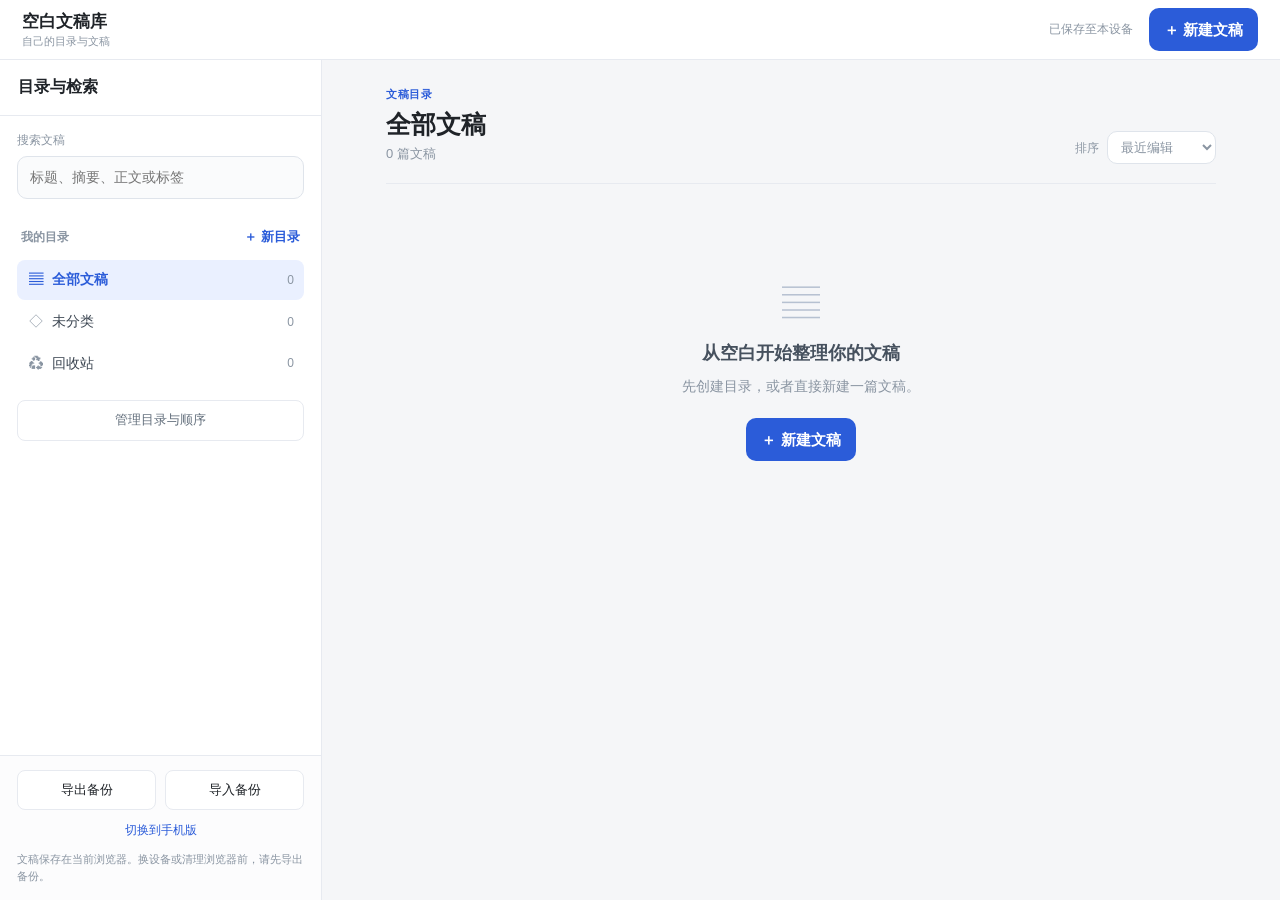
<file: blank-editor/desktop.html>
<!doctype html>
<html lang="zh-CN">
<head>
  <meta charset="utf-8">
  <meta name="viewport" content="width=device-width,initial-scale=1">
  <meta name="theme-color" content="#f5f6f8">
  <title>空白文稿库 · 桌面版</title>
  <link rel="stylesheet" href="style.css?v=1">
  <script src="app.js?v=1" defer></script>
</head>
<body class="desktop"><div id="app"></div></body>
</html>
</file>
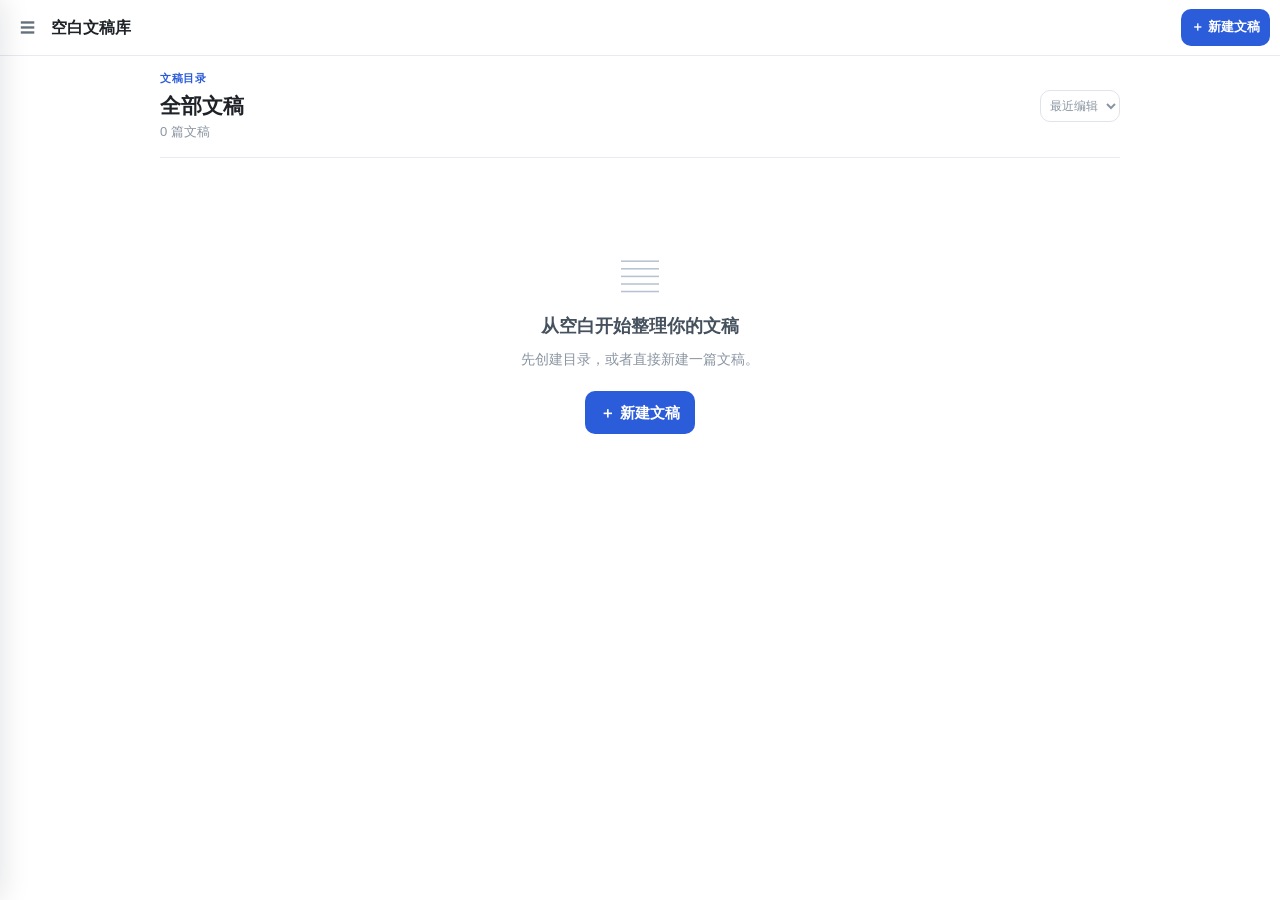
<file: blank-editor/mobile.html>
<!doctype html>
<html lang="zh-CN">
<head>
  <meta charset="utf-8">
  <meta name="viewport" content="width=device-width,initial-scale=1,viewport-fit=cover">
  <meta name="theme-color" content="#ffffff">
  <title>空白文稿库 · 手机版</title>
  <link rel="stylesheet" href="style.css?v=1">
  <script src="app.js?v=1" defer></script>
</head>
<body class="mobile"><div id="app"></div></body>
</html>
</file>
<file: creations.css>
.editor{position:fixed;inset:0;z-index:100;display:none;justify-content:center;
  background:rgba(20,24,31,.5);color:#1f2328}
.editor.open{display:flex}
.editorSheet{width:min(1040px,100%);height:100%;display:flex;flex-direction:column;
  background:#fff;box-shadow:0 0 44px rgba(16,24,40,.2)}
.editbar{display:flex;align-items:center;gap:12px;padding:12px 20px;
  border-bottom:1px solid #e5e7eb;flex:none}
.editbar strong{font-size:16px}
.editbar .space{flex:1}
.editbar .count{color:#5c6570;font-size:13px;white-space:nowrap}
.editbar button{padding:7px 14px;border-radius:8px;border:1px solid #d9dee5;
  background:#fff;color:#333d4a;font:inherit;cursor:pointer}
.editbar .save{background:#2b5cd9;border-color:#2b5cd9;color:#fff;font-weight:600}
.editbar button:disabled{opacity:.5;cursor:default}
.editMain{flex:1;min-height:0;display:flex;flex-direction:column;width:min(810px,100%);
  margin:0 auto;padding:26px 20px 20px}
.editTitle{width:100%;border:0;border-bottom:1px solid #e5e7eb;padding:6px 0 18px;
  outline:none;color:#1f2328;font:700 25px/1.45 -apple-system,BlinkMacSystemFont,"PingFang SC","Microsoft YaHei",sans-serif}
.editTitle:focus{border-color:#2b5cd9}
.editBody{flex:1;min-height:0;width:100%;resize:none;border:0;outline:none;
  padding:22px 0 50px;color:#20242b;background:#fff;
  font:17px/1.95 -apple-system,BlinkMacSystemFont,"PingFang SC","Microsoft YaHei",sans-serif}
@media(max-width:600px){
  .editbar{padding:calc(9px + env(safe-area-inset-top)) 12px 10px;gap:7px}
  .editbar strong{font-size:14px}
  .editbar button{padding:7px 10px;font-size:13px}
  .editbar .count{font-size:12px}
  .editMain{padding:20px 18px 12px}
  .editTitle{font-size:21px}
  .editBody{font-size:16px}
}
</file>
<file: blank-editor/style.css>
:root{--bg:#f5f6f8;--panel:#fff;--text:#1f2328;--muted:#64707d;--quiet:#8a95a2;
  --line:#e7eaf0;--accent:#2b5cd9;--soft:#eaf0ff;--danger:#b42318;--header:60px}
*{box-sizing:border-box}
html,body{margin:0;height:100%}
body{background:var(--bg);color:var(--text);font:15px/1.55 -apple-system,BlinkMacSystemFont,"PingFang SC","Hiragino Sans GB","Microsoft YaHei",sans-serif;-webkit-font-smoothing:antialiased}
button,input,select,textarea{font:inherit;color:inherit}
button{cursor:pointer;border:0;background:none}
button:disabled{opacity:.45;cursor:not-allowed}
a{color:var(--accent)}
input,select,textarea{min-width:0;border:1px solid #dfe4eb;background:#fff;border-radius:10px;outline:none}
input:focus,select:focus,textarea:focus{border-color:var(--accent);box-shadow:0 0 0 3px rgba(43,92,217,.1)}
[hidden]{display:none!important}
.primary{background:var(--accent);color:#fff;border-radius:10px;padding:10px 15px;font-weight:600;white-space:nowrap}
.primary:active{background:#214bb6}
.outline{border:1px solid var(--line);border-radius:9px;padding:9px 13px;background:#fff}
.iconBtn{padding:8px 10px;color:var(--muted);border-radius:8px}
.iconBtn:hover,.outline:hover{background:#f1f4f8}
.textBtn{color:var(--accent);font-size:13px;padding:6px 0}
.danger{color:var(--danger);border:1px solid #f3d0cf;border-radius:9px;padding:8px 12px;background:#fff}
.topbar{height:var(--header);display:flex;align-items:center;gap:12px;padding:0 22px;background:rgba(255,255,255,.96);border-bottom:1px solid var(--line);position:relative;z-index:20}
.brand{display:flex;flex-direction:column;line-height:1.25;min-width:0}
.brand strong{font-size:17px;letter-spacing:.1px}
.brand span{font-size:11px;color:var(--quiet);margin-top:3px}
.topActions{margin-left:auto;display:flex;align-items:center;gap:16px}
.saveState{color:var(--quiet);font-size:12px;white-space:nowrap}
.shell{height:calc(100vh - var(--header));height:calc(100dvh - var(--header));display:grid;grid-template-columns:322px minmax(0,1fr)}
.sidebar{background:var(--panel);border-right:1px solid var(--line);display:flex;flex-direction:column;min-height:0;position:relative;z-index:30}
.sideHead{display:flex;align-items:center;justify-content:space-between;min-height:56px;padding:0 18px;border-bottom:1px solid var(--line)}
.sideHead strong{font-size:16px}
.sidebarScroll{padding:15px 17px 24px;overflow:auto;flex:1;overscroll-behavior:contain}
.searchLabel{display:block;font-size:12px;color:var(--quiet);margin-bottom:6px}
#search{width:100%;padding:10px 12px;font-size:14px;background:#fafbfc}
.treeHead{display:flex;align-items:center;justify-content:space-between;margin-top:22px;margin-bottom:7px;padding:0 4px;font-size:12px;font-weight:700;color:var(--quiet)}
.folderTree{display:flex;flex-direction:column;gap:2px}
.folderRow{display:flex;align-items:center;position:relative;padding-left:calc(var(--depth)*16px)}
.folderItem{display:flex;align-items:center;gap:8px;text-align:left;min-width:0;width:100%;padding:9px 10px;border-radius:8px;color:#3c4652;font-size:14px}
.folderItem:hover{background:#f6f8fb}
.folderItem.sel{background:var(--soft);color:var(--accent);font-weight:600}
.folderIcon{width:17px;flex:none;text-align:center;color:var(--quiet)}
.folderItem.sel .folderIcon{color:var(--accent)}
.folderText{flex:1;overflow:hidden;text-overflow:ellipsis;white-space:nowrap}
.folderCount{color:var(--quiet);font-size:12px;font-weight:400}
.folderAdd{flex:none;color:var(--quiet);width:24px;height:28px;margin-right:3px;border-radius:6px}
.folderAdd:hover{color:var(--accent);background:#f2f5fb}
.manageBtn{color:var(--muted);border:1px solid var(--line);border-radius:8px;padding:9px 12px;width:100%;margin-top:17px;text-align:center;font-size:13px}
.manageBtn:hover{border-color:#b7c7e9;color:var(--accent)}
.sideFoot{padding:14px 17px calc(16px + env(safe-area-inset-bottom));border-top:1px solid var(--line);display:grid;grid-template-columns:1fr 1fr;gap:9px;background:#fcfcfd}
.sideFoot button{border:1px solid var(--line);padding:9px 4px;border-radius:8px;background:#fff;font-size:13px}
.sideFoot button:hover{border-color:var(--accent);color:var(--accent)}
.sideFoot .switchView{grid-column:1/-1;font-size:12px;text-align:center;margin-top:2px;text-decoration:none}
.sideFoot p{grid-column:1/-1;margin:2px 0 0;color:var(--quiet);font-size:11px;line-height:1.5}
.main{min-width:0;overflow:auto;padding:26px clamp(22px,5vw,72px) 80px}
.listHeader{max-width:960px;margin:auto;display:flex;align-items:flex-end;justify-content:space-between;gap:15px;padding-bottom:19px;border-bottom:1px solid var(--line)}
.eyebrow{font-size:11px;letter-spacing:.6px;color:var(--accent);font-weight:700}
.listHeader h1{margin:4px 0 2px;font-size:25px;line-height:1.4}
.listHeader p{margin:0;color:var(--quiet);font-size:13px}
.sortWrap{font-size:12px;color:var(--quiet);white-space:nowrap}
.sortWrap select{margin-left:5px;padding:7px 26px 7px 9px;font-size:13px;background:#fff}
.docList{max-width:960px;margin:0 auto}
.docCard{display:block;text-align:left;width:100%;padding:20px 4px 19px;border-bottom:1px solid var(--line)}
.docCard:hover .docTitle{color:var(--accent)}
.docTitle{font-size:17px;font-weight:650;line-height:1.5}
.docMeta{display:flex;gap:8px 15px;flex-wrap:wrap;color:var(--quiet);font-size:12px;margin-top:7px}
.docSummary{font-size:13.5px;color:var(--muted);line-height:1.75;margin:9px 0 0;display:-webkit-box;-webkit-line-clamp:2;-webkit-box-orient:vertical;overflow:hidden}
.docTags{display:flex;flex-wrap:wrap;gap:7px;margin-top:9px;color:var(--accent);font-size:12px}
.empty{text-align:center;padding:90px 15px;color:var(--quiet)}
.emptyIcon{font-size:38px;color:#b6c1d1;margin-bottom:7px}
.empty h2{font-size:18px;color:#46515e;margin:0 0 8px}
.empty p{margin:0 0 20px;font-size:14px}
.smallEmpty{padding:35px 15px}
.scrim{display:none}
.overlay{position:fixed;inset:0;z-index:70;background:rgba(22,28,39,.45);display:none;align-items:center;justify-content:center}
.overlay.open{display:flex}
.readerPanel,.editorPanel,.folderPanel{display:flex;flex-direction:column;background:#fff;box-shadow:0 15px 48px rgba(16,24,40,.16);overflow:hidden}
.readerPanel{width:min(100%,950px);height:min(100%,94vh);border-radius:12px}
.editorPanel{width:min(100%,980px);height:min(100%,95vh);border-radius:12px}
.folderPanel{width:min(100%,710px);height:min(100%,88vh);border-radius:12px}
.overlayHead{height:58px;flex:none;display:flex;align-items:center;gap:10px;padding:0 17px;border-bottom:1px solid var(--line)}
.overlayTitle{font-weight:600;font-size:15px;white-space:nowrap;overflow:hidden;text-overflow:ellipsis}
.overlayHead .primary,.overlayHead .outline{margin-left:auto}
.readerBody{width:100%;max-width:790px;margin:0 auto;padding:36px 36px 110px;overflow:auto;font-size:17px;line-height:1.95;white-space:normal;overflow-wrap:anywhere}
.readerBody h1{font-size:1.45em;line-height:1.5;margin:0 0 14px}
.readerMeta{font-size:12px;color:var(--quiet);padding-bottom:16px;margin-bottom:20px;border-bottom:1px solid var(--line)}
.readerBody p{margin:0 0 1.1em;white-space:pre-wrap}
.editorForm{flex:1;overflow:auto;padding:24px clamp(18px,5vw,58px) 70px;display:flex;flex-direction:column;gap:17px}
.editorForm label,.folderForm label{display:flex;flex-direction:column;gap:7px;color:#46515e;font-size:13px;font-weight:600}
.editorForm input,.editorForm select,.editorForm textarea,.folderForm input,.folderForm select{width:100%;padding:10px 12px;font-size:15px;font-weight:400}
.editorForm textarea{resize:vertical;line-height:1.75}
.editorForm .bodyInput{min-height:35vh;flex:1;font-size:16px;line-height:1.85}
.editorBottom{display:flex;align-items:center;justify-content:space-between;color:var(--quiet);font-size:12px;padding-top:4px}
.folderPanelBody{overflow:auto;padding:20px 24px 45px}
.folderForm{border:1px solid #dfe6f3;background:#f8faff;border-radius:12px;padding:18px;display:grid;gap:13px;margin-bottom:20px}
.folderForm h2{margin:0;font-size:16px}
.formActions{display:flex;gap:9px;justify-content:flex-end}
.manageRow{display:flex;align-items:center;justify-content:space-between;gap:12px;padding:12px 3px 12px calc(3px + var(--depth)*16px);border-bottom:1px solid var(--line)}
.manageRow strong{font-size:14px;font-weight:600;display:block}
.manageRow small{font-size:11px;color:var(--quiet)}
.manageActions{display:flex;gap:4px;flex-wrap:wrap;justify-content:flex-end}
.manageActions button{border:1px solid var(--line);border-radius:7px;padding:5px 7px;font-size:12px;white-space:nowrap}
.manageActions button:hover{border-color:var(--accent);color:var(--accent)}
.toast{position:fixed;left:50%;bottom:24px;z-index:110;transform:translateX(-50%) translateY(12px);background:#1f2328;color:#fff;border-radius:999px;padding:8px 17px;font-size:13px;opacity:0;pointer-events:none;transition:.2s;max-width:min(90vw,540px);text-align:center}
.toast.show{opacity:.96;transform:translateX(-50%) translateY(0)}
.mobileOnly,.openEdge,.closeEdge,.readerEdge{display:none}
body.modalOpen{overflow:hidden}

body.mobile{--header:calc(56px + env(safe-area-inset-top));background:#fff}
.mobile .mobileOnly{display:inline-flex}
.mobile .topbar{padding:env(safe-area-inset-top) 10px 0;height:var(--header);gap:6px}
.mobile .brand strong{font-size:16px}
.mobile .brand span{display:none}
.mobile .saveState{display:none}
.mobile .topActions{gap:0}
.mobile .topActions .primary{padding:8px 10px;font-size:13px}
.mobile .shell{display:block;height:calc(100dvh - var(--header))}
.mobile .main{height:100%;padding:14px 16px calc(90px + env(safe-area-inset-bottom))}
.mobile .listHeader{align-items:center;padding-bottom:14px}
.mobile .listHeader h1{font-size:21px}
.mobile .sortWrap{font-size:0}
.mobile .sortWrap select{font-size:12px;padding:7px 5px;margin:0;max-width:95px}
.mobile .docCard{padding:15px 0}
.mobile .docTitle{font-size:16px}
.mobile .docSummary{font-size:13px}
.mobile .scrim{display:block;position:fixed;inset:0;background:rgba(19,25,34,.42);opacity:0;pointer-events:none;z-index:35;transition:opacity .26s}
.mobile.drawerOpen .scrim{opacity:1;pointer-events:auto}
.mobile .sidebar{position:fixed;left:0;top:0;bottom:0;width:min(88vw,360px);z-index:40;transform:translateX(-102%);transition:transform .27s cubic-bezier(.32,.72,0,1);box-shadow:6px 0 30px rgba(16,24,40,.14)}
.mobile.drawerOpen .sidebar{transform:none}
.mobile .sideHead{padding-top:env(safe-area-inset-top);min-height:calc(56px + env(safe-area-inset-top))}
.mobile .openEdge{display:block;position:fixed;left:0;top:var(--header);bottom:0;width:28px;z-index:32;touch-action:pan-y}
.mobile.drawerOpen .openEdge,.mobile.modalOpen .openEdge{pointer-events:none}
.mobile .closeEdge{display:block;position:absolute;right:-14px;top:0;bottom:0;width:30px;z-index:5;touch-action:pan-y}
.mobile .closeEdge::after{content:"";position:absolute;right:11px;top:44%;width:3px;height:40px;background:#c3cbd6;border-radius:3px}
.mobile .readerEdge{display:block;position:absolute;left:0;top:0;bottom:0;width:28px;z-index:3;touch-action:pan-y}
.mobile .overlay{z-index:75;background:#fff}
.mobile .readerPanel,.mobile .editorPanel,.mobile .folderPanel{width:100%;height:100%;height:100dvh;max-height:none;border-radius:0;box-shadow:none}
.mobile .overlayHead{height:calc(55px + env(safe-area-inset-top));padding:env(safe-area-inset-top) 12px 0}
.mobile .readerBody{padding:20px 18px calc(100px + env(safe-area-inset-bottom));font-size:17px;line-height:1.95}
.mobile .readerBody h1{font-size:21px}
.mobile .editorForm{padding:18px 16px calc(45px + env(safe-area-inset-bottom))}
.mobile .editorForm .bodyInput{min-height:38vh}
.mobile .folderPanelBody{padding:16px 14px 60px}
.mobile .manageRow{align-items:flex-start}
.mobile .manageActions{max-width:190px}
.mobile .toast{bottom:calc(24px + env(safe-area-inset-bottom))}

@media(max-width:680px){.desktop .shell{grid-template-columns:280px minmax(0,1fr)}.desktop .main{padding:22px}}
</file>
